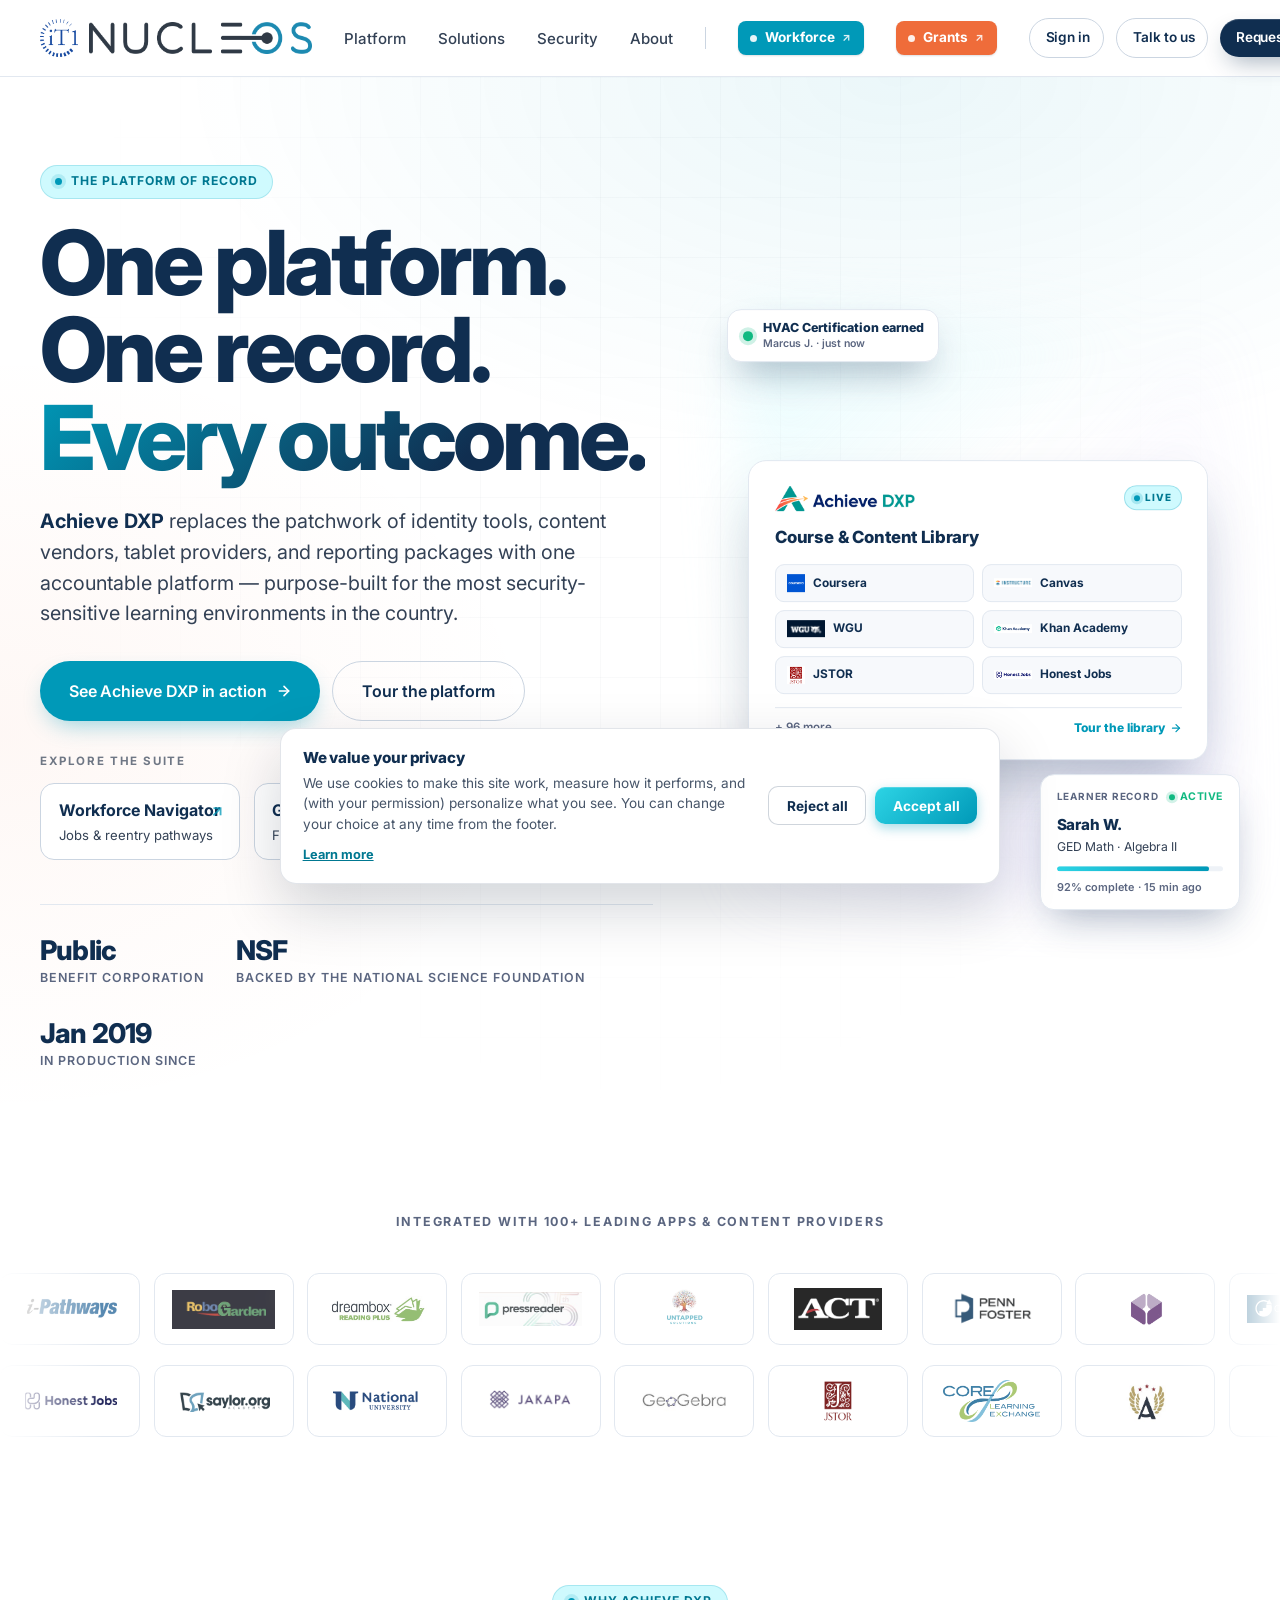
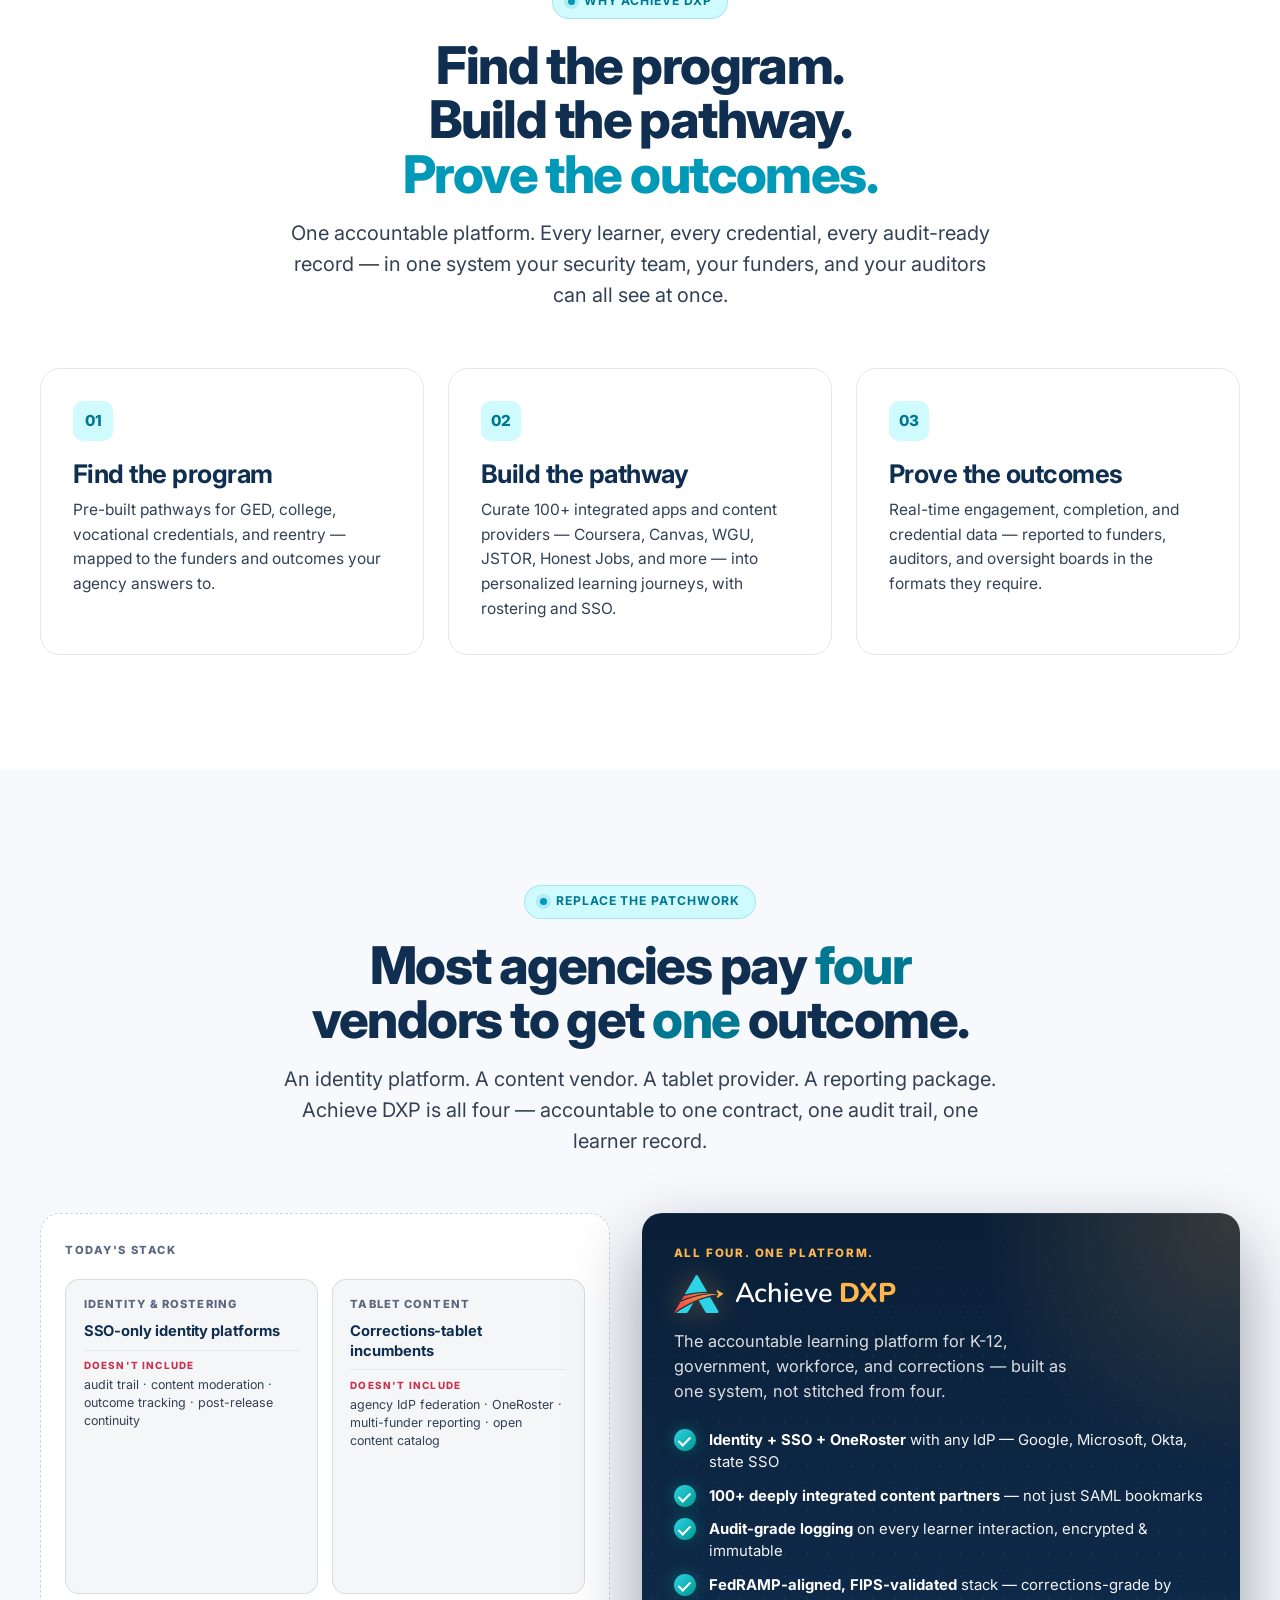
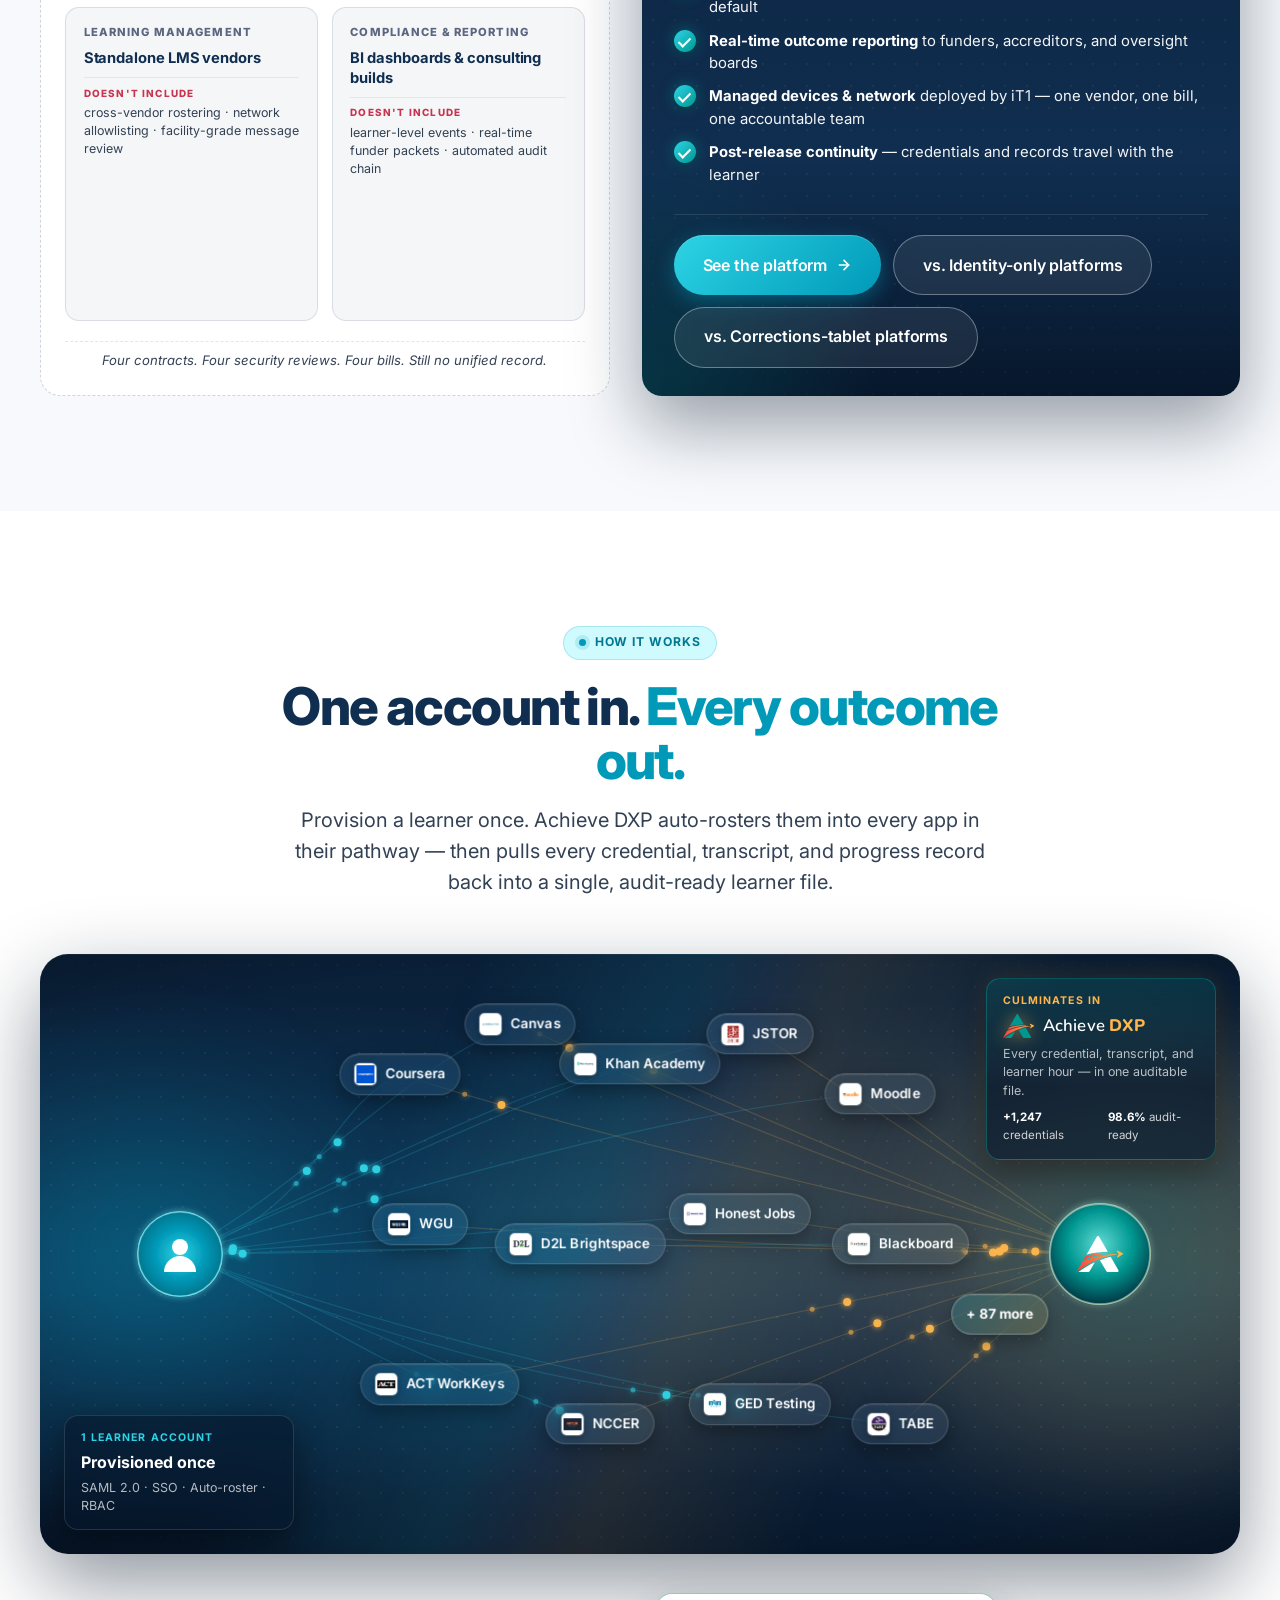
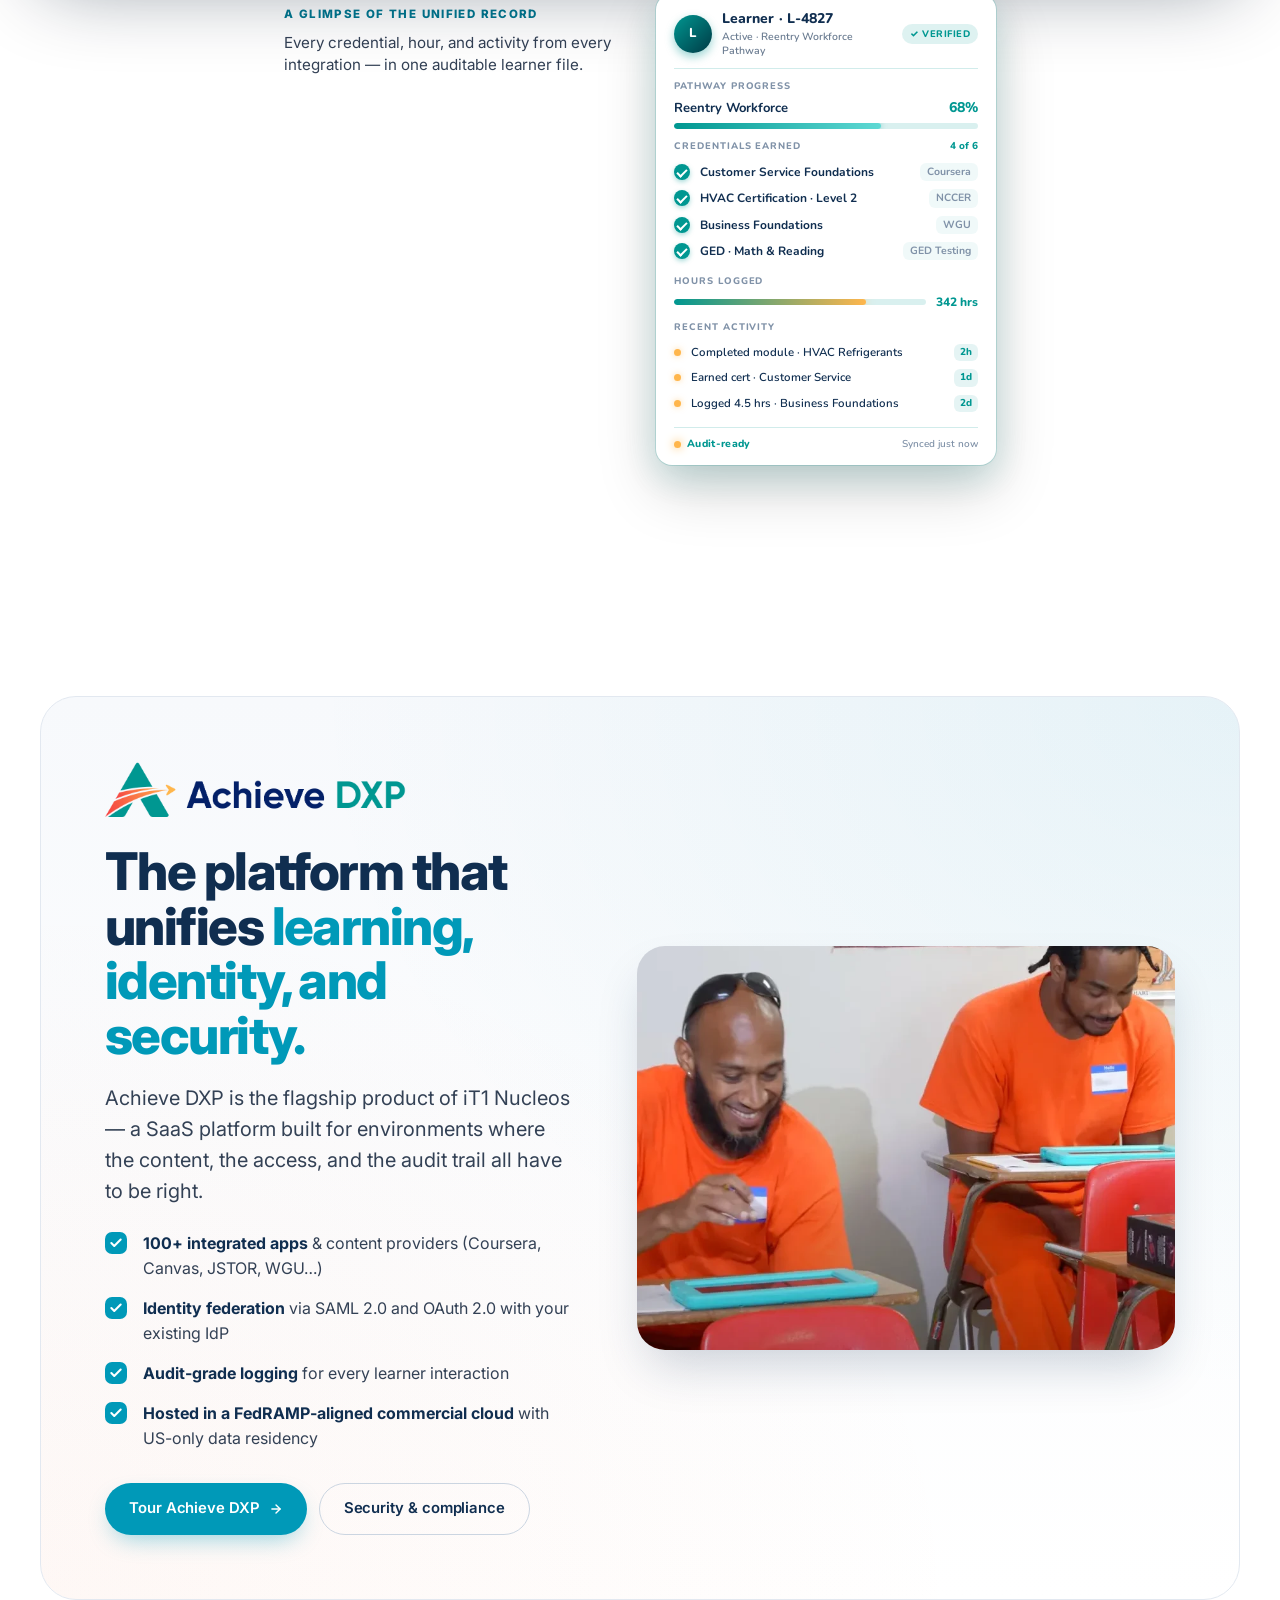
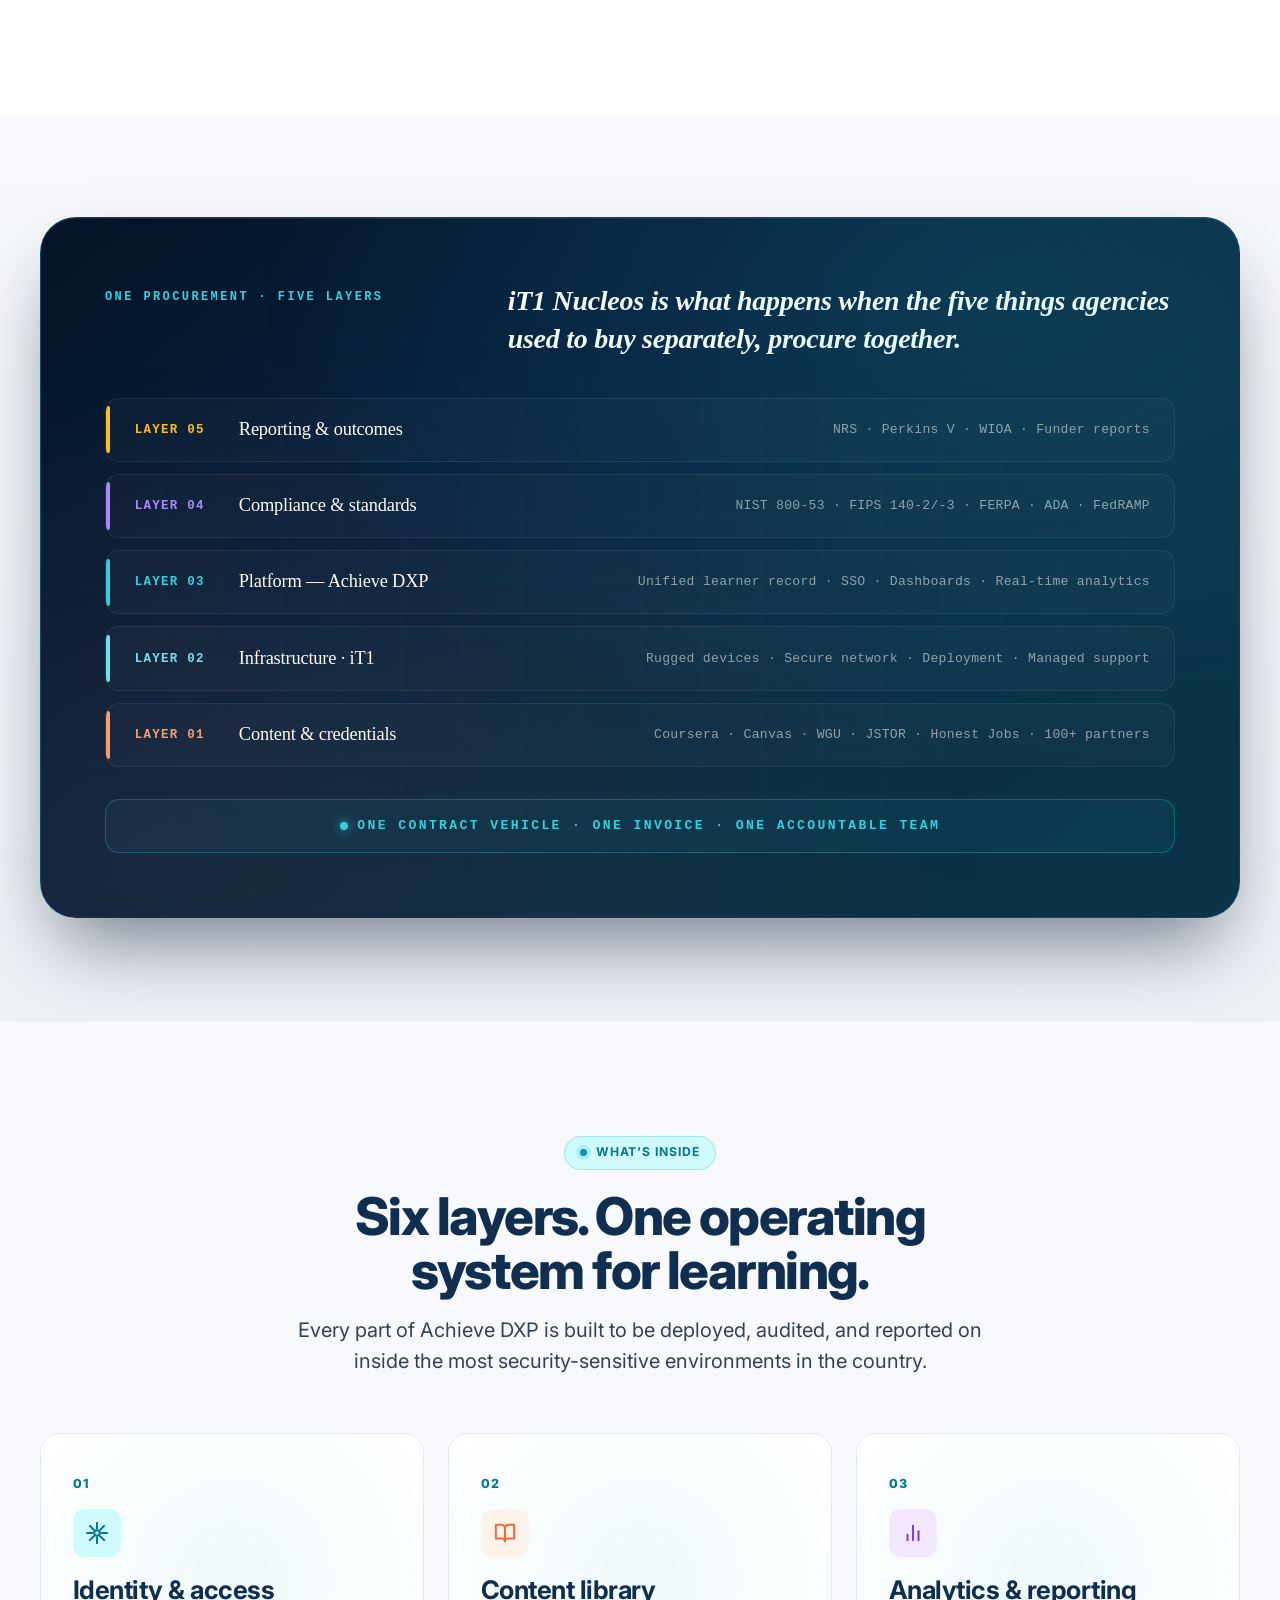
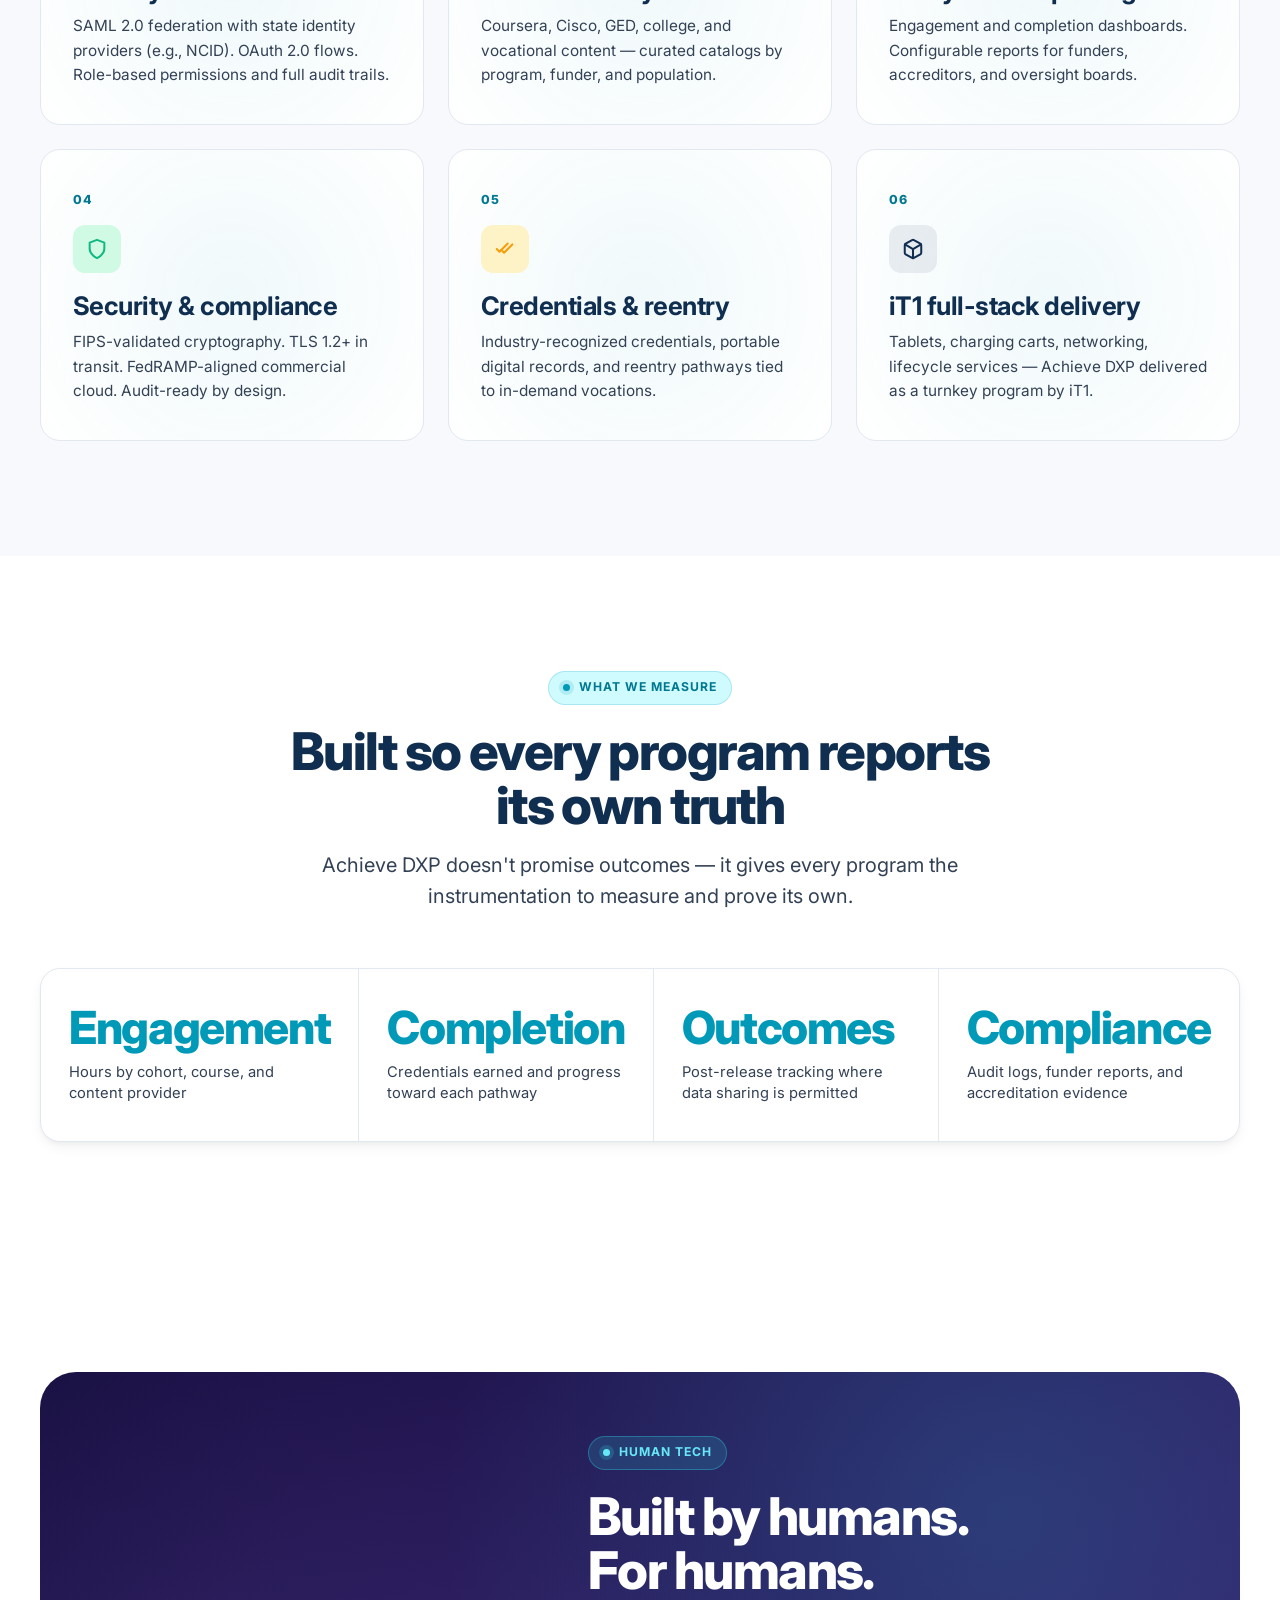
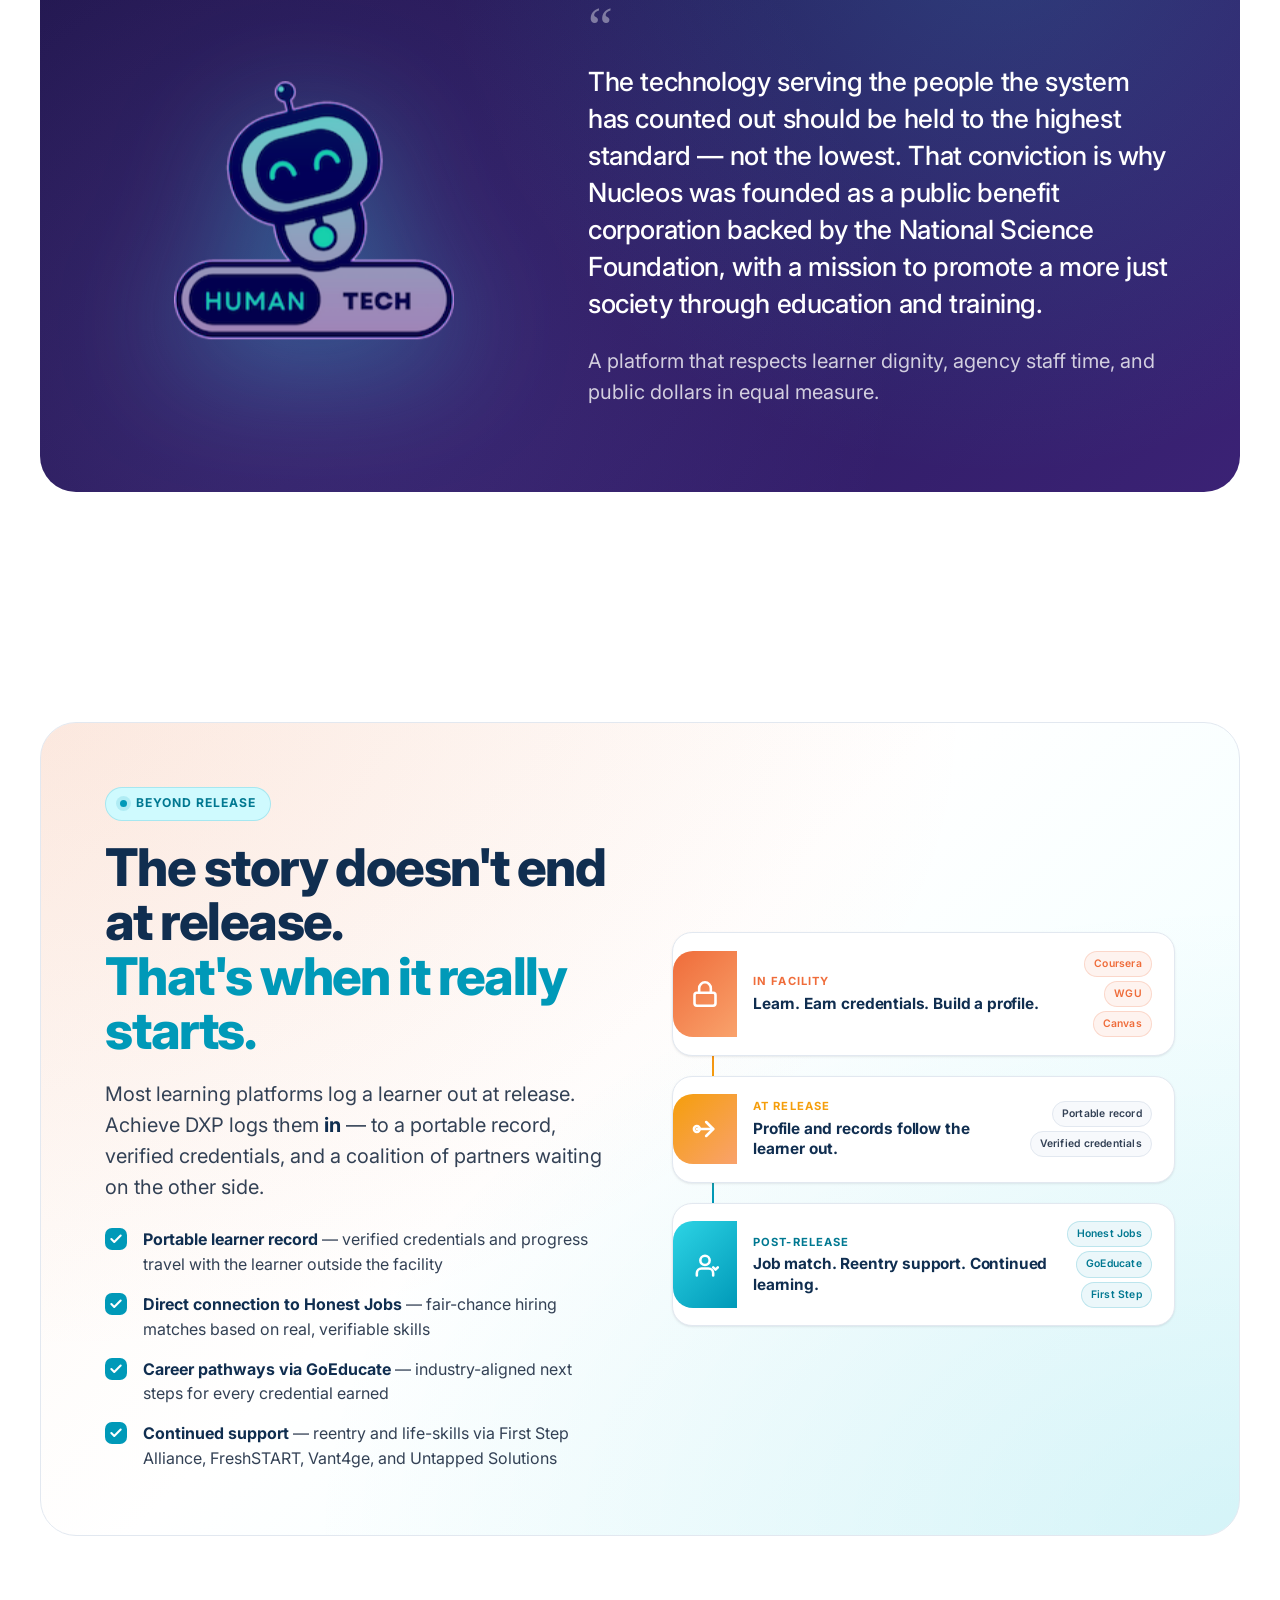
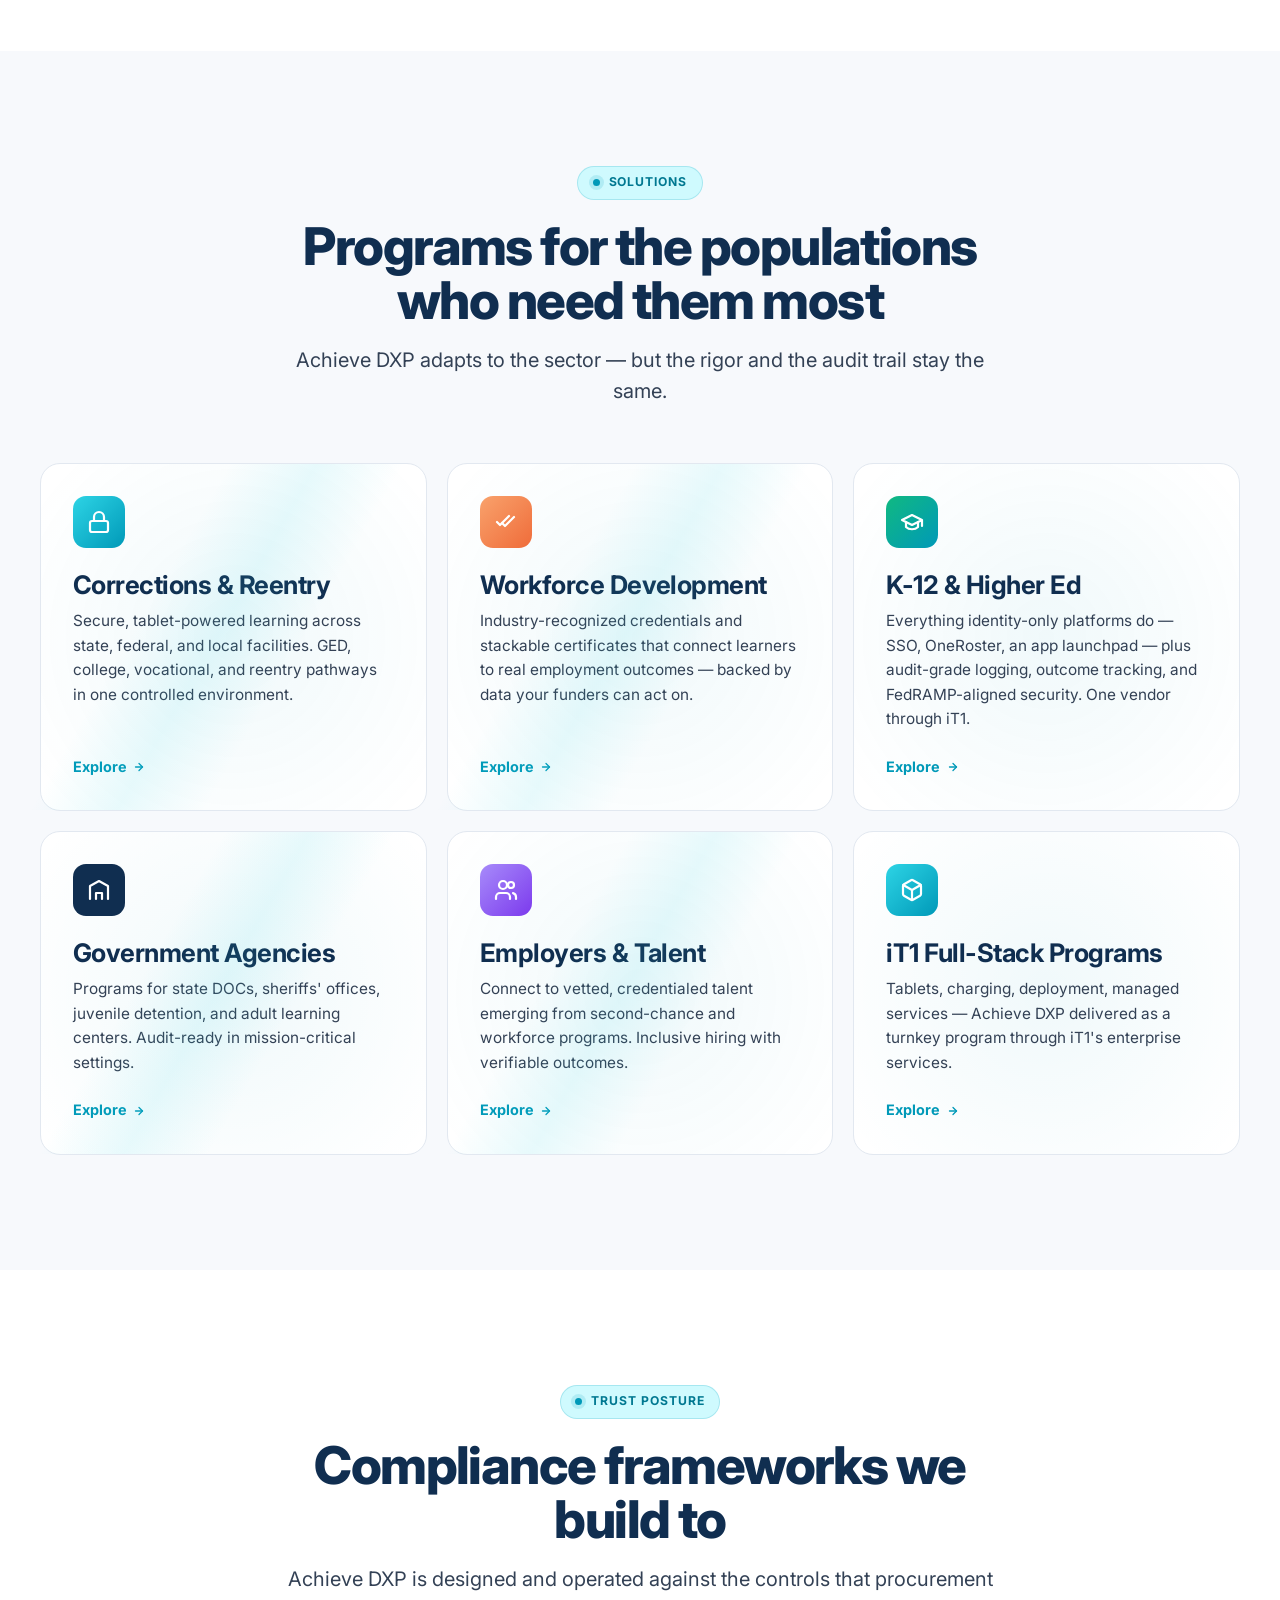
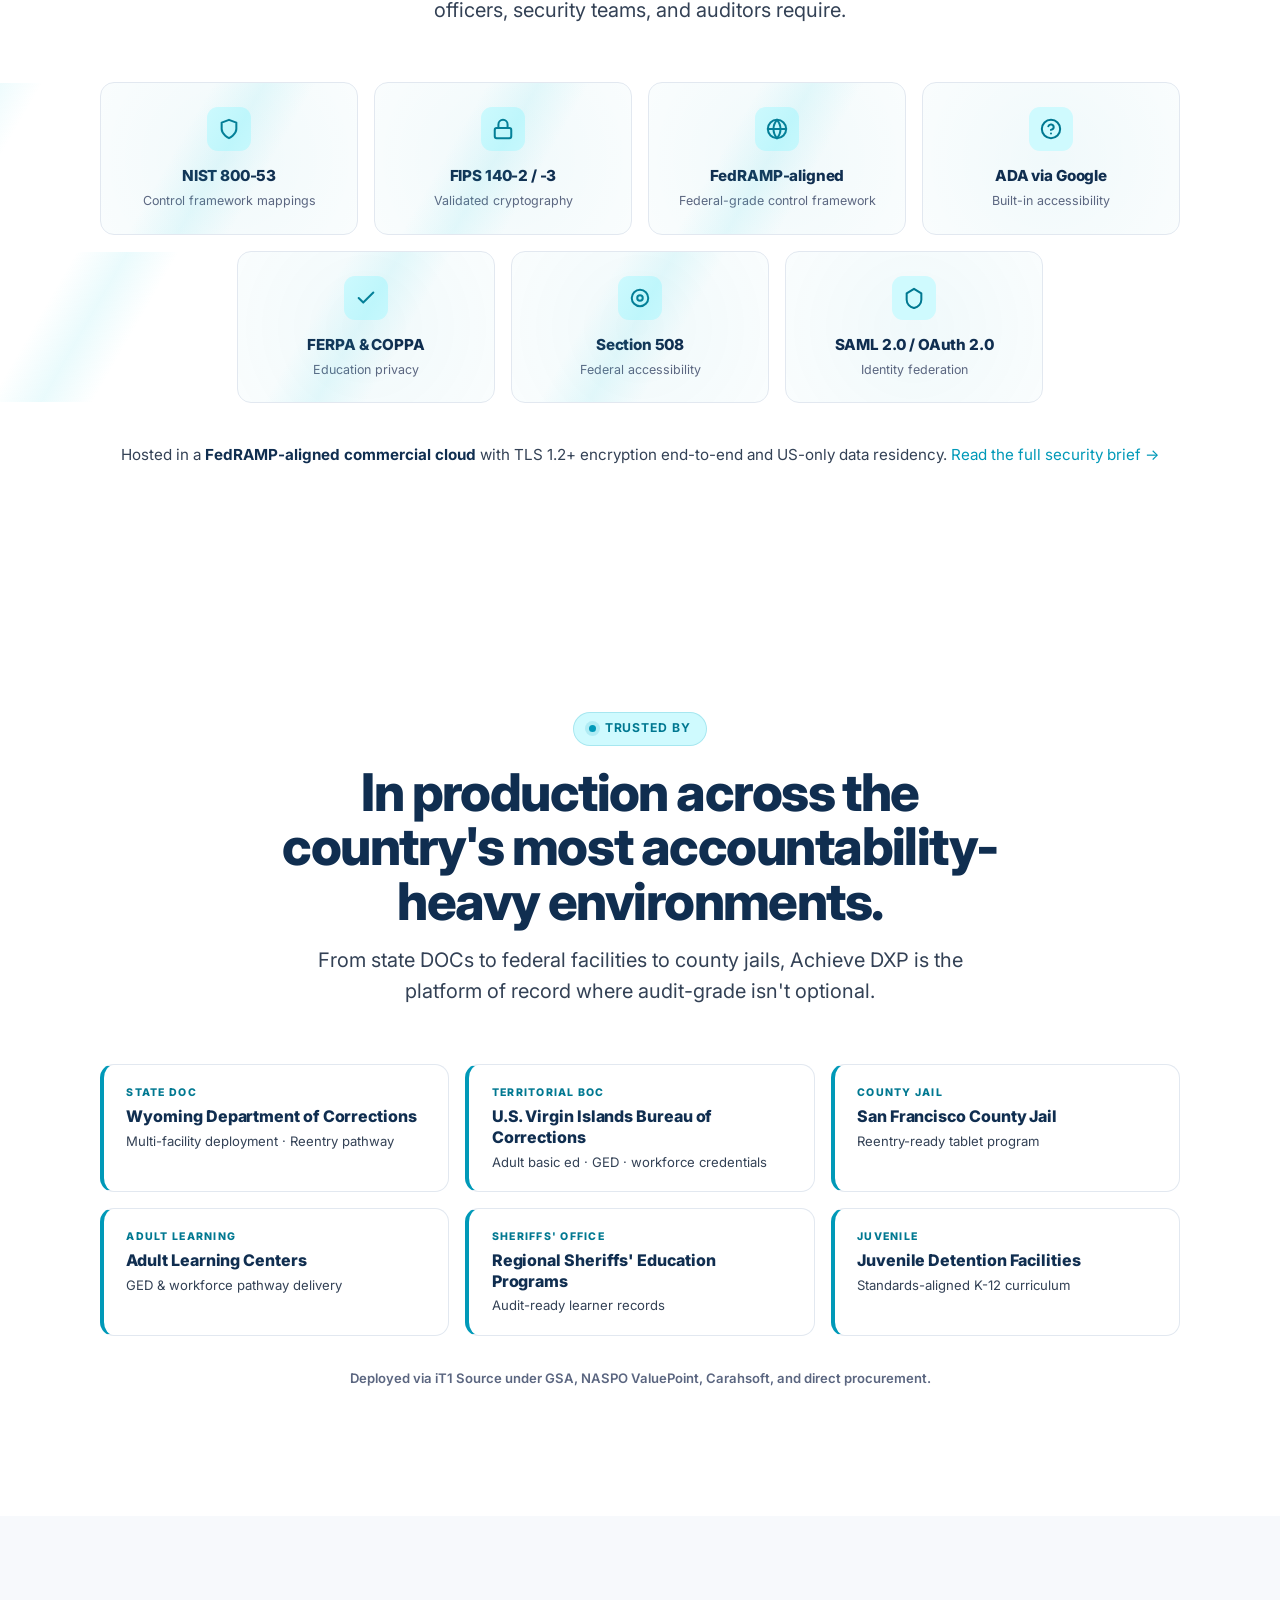
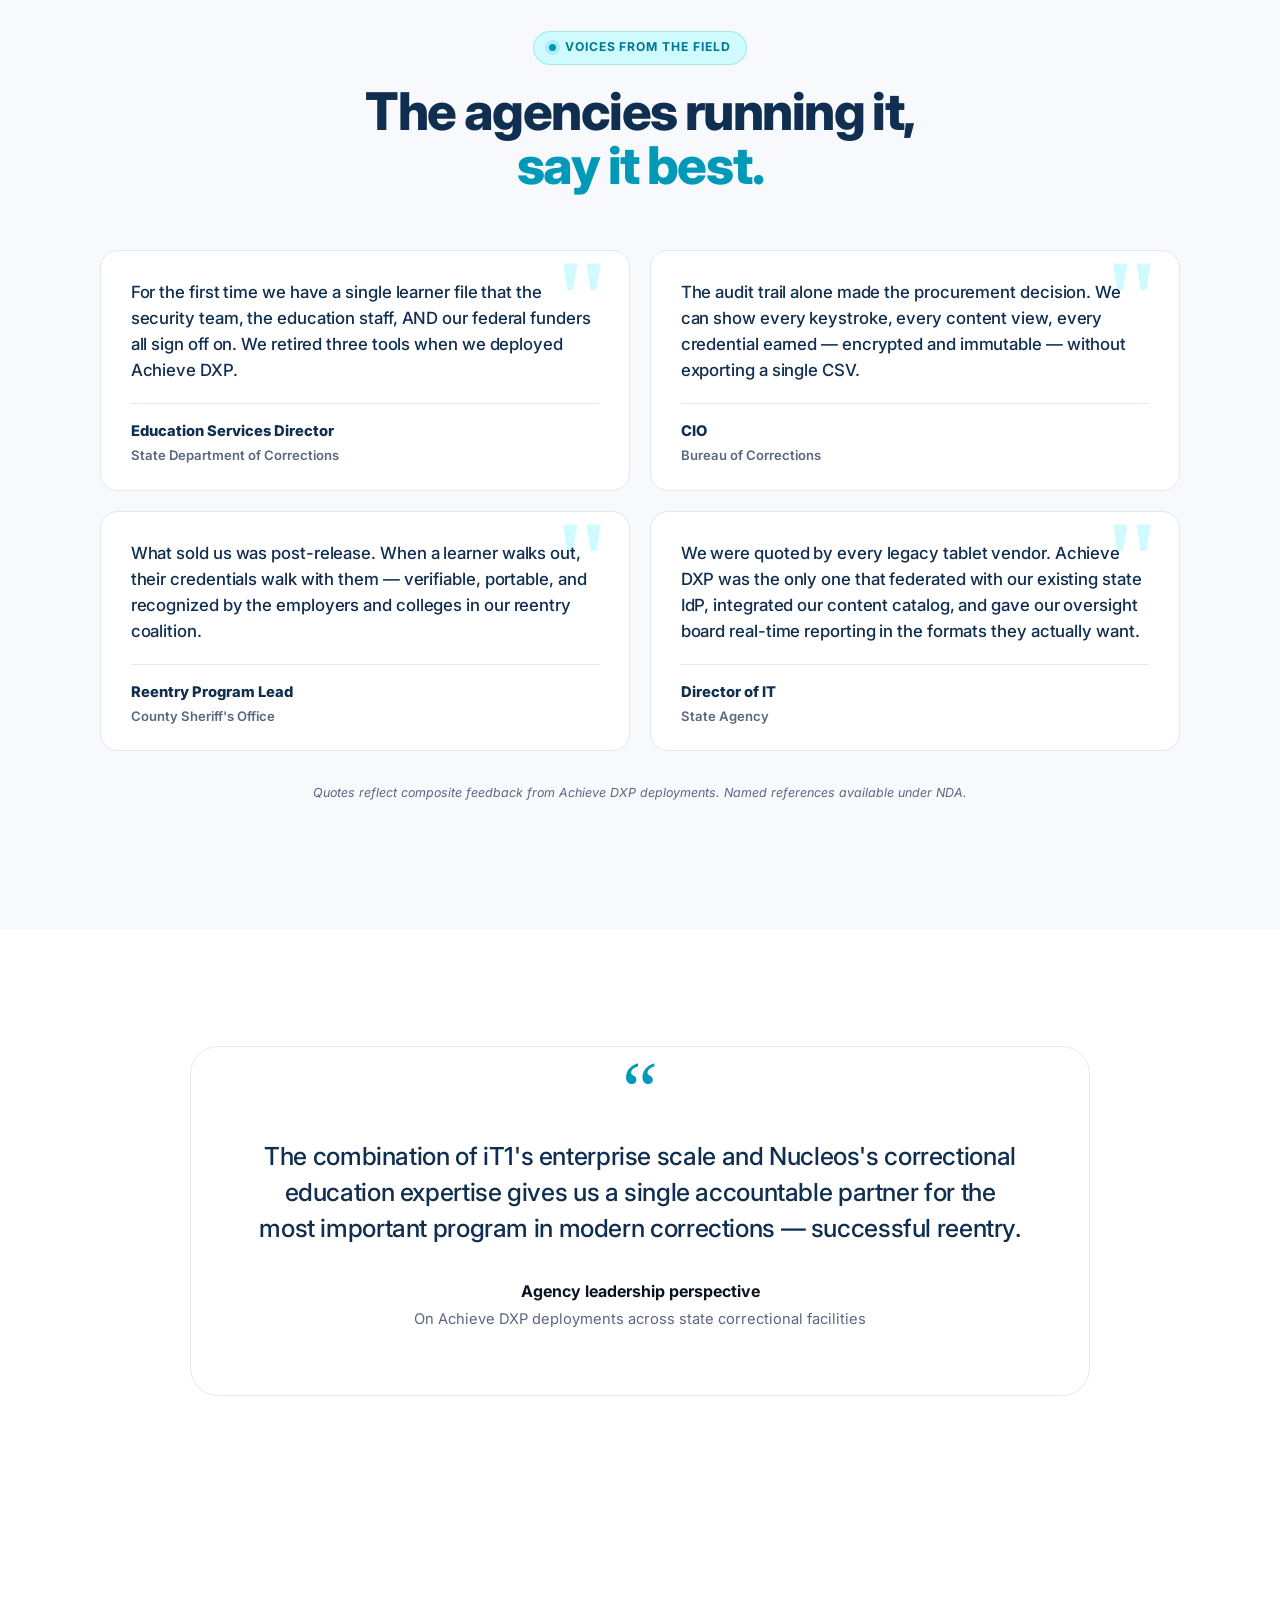
<file: index.html>
<!doctype html>
<html lang="en">
<head>
<meta charset="utf-8" />
<meta name="viewport" content="width=device-width, initial-scale=1" />
<title>iT1 Nucleos — Achieve More. Powering Education at Scale.</title>
<meta name="description" content="iT1 Nucleos builds Achieve DXP — the secure digital experience platform powering education, credentialing, and reentry for state agencies, federal partners, and enterprise customers." />
<meta property="og:title" content="iT1 Nucleos — Achieve More" />
<meta property="og:description" content="The secure digital experience platform powering education, credentialing, and reentry." />
<link rel="preconnect" href="https://fonts.googleapis.com" />
<link rel="preconnect" href="https://fonts.gstatic.com" crossorigin />
<link rel="stylesheet" href="https://fonts.googleapis.com/css2?family=Inter:wght@400;500;600;700;800&family=Nunito:wght@600;700;800&display=swap" />
<link rel="stylesheet" href="assets/css/styles.css" />
<link rel="icon" type="image/png" href="assets/images/nucleos-logo-official.png" />
</head>
<body>

<!-- NAV -->
<div class="nav-wrap">
  <nav class="container nav" aria-label="Primary">
    <a class="brand" href="index.html" aria-label="iT1 Nucleos">
      <img class="brand-it1" src="assets/images/it1-logo.png" alt="iT1" />
      <img class="brand-logo" src="assets/images/nucleos-logo-official.png" alt="Nucleos" />
    </a>
    <ul class="nav-links">
      <li><a href="platform.html">Platform</a></li>
      <li><a href="solutions.html">Solutions</a></li>
      <li><a href="security.html">Security</a></li>
      <li><a href="about.html">About</a></li>
      <li class="nav-sep" aria-hidden="true"></li>
      <li><a class="nav-app nav-app--workforce" href="https://web-production-059d02.up.railway.app/">Workforce</a></li>
      <li><a class="nav-app nav-app--grants" href="https://carnagerogue.github.io/achievedxp-grant-navigator/">Grants</a></li>
    </ul>
    <div class="nav-cta">
      <a class="btn btn-ghost btn-sm" href="https://stage.achievedxp.com/login">Sign in</a>
      <a class="btn btn-ghost btn-sm" href="contact.html">Talk to us</a>
      <a class="btn btn-primary btn-sm" href="contact.html#demo">Request demo
        <svg class="arrow" width="14" height="14" viewBox="0 0 24 24" fill="none" stroke="currentColor" stroke-width="2.4" stroke-linecap="round" stroke-linejoin="round"><line x1="5" y1="12" x2="19" y2="12"/><polyline points="12 5 19 12 12 19"/></svg>
      </a>
      <button class="menu-toggle" data-menu-toggle aria-label="Open menu">
        <svg width="20" height="20" viewBox="0 0 24 24" fill="none" stroke="currentColor" stroke-width="2.4" stroke-linecap="round"><line x1="3" y1="6" x2="21" y2="6"/><line x1="3" y1="12" x2="21" y2="12"/><line x1="3" y1="18" x2="21" y2="18"/></svg>
      </button>
    </div>
  </nav>
</div>

<aside class="mobile-panel" data-mobile-panel>
  <button class="close" data-mobile-close aria-label="Close menu">
    <svg width="20" height="20" viewBox="0 0 24 24" fill="none" stroke="currentColor" stroke-width="2.4" stroke-linecap="round"><line x1="18" y1="6" x2="6" y2="18"/><line x1="6" y1="6" x2="18" y2="18"/></svg>
  </button>
  <a href="platform.html">Platform</a>
  <a href="solutions.html">Solutions</a>
  <a href="security.html">Security</a>
  <a href="about.html">About</a>
  <a class="mobile-app mobile-app--workforce" href="https://web-production-059d02.up.railway.app/">Workforce</a>
  <a class="mobile-app mobile-app--grants" href="https://carnagerogue.github.io/achievedxp-grant-navigator/">Grants</a>
  <a href="contact.html">Contact</a>
  <a href="https://stage.achievedxp.com/login">Sign in</a>
  <a class="btn btn-primary" href="contact.html#demo">Request demo</a>
</aside>

<!-- HERO -->
<section class="hero">
  <div class="container hero-grid">
    <div class="hero-copy">
      <span class="eyebrow"><span class="dot"></span> The platform of record</span>
      <h1>One platform.<br/>One record.<br/><span class="brand-gradient">Every outcome.</span></h1>
      <p class="lead"><strong style="color:var(--navy);font-weight:700">Achieve DXP</strong> replaces the patchwork of identity tools, content vendors, tablet providers, and reporting packages with one accountable platform — purpose-built for the most security-sensitive learning environments in the country.</p>
      <div class="hero-actions">
        <a class="btn btn-teal btn-lg" href="contact.html#demo">
          See Achieve DXP in action
          <svg class="arrow" width="16" height="16" viewBox="0 0 24 24" fill="none" stroke="currentColor" stroke-width="2.4" stroke-linecap="round" stroke-linejoin="round"><line x1="5" y1="12" x2="19" y2="12"/><polyline points="12 5 19 12 12 19"/></svg>
        </a>
        <a class="btn btn-ghost btn-lg" href="platform.html">Tour the platform</a>
      </div>

      <div class="hero-products">
        <span class="hero-products-label">Explore the suite</span>
        <div class="hero-products-row">
          <a class="btn-product" href="https://web-production-059d02.up.railway.app/">
            <span class="btn-product-name">Workforce Navigator</span>
            <span class="btn-product-sub">Jobs &amp; reentry pathways</span>
          </a>
          <a class="btn-product" href="https://carnagerogue.github.io/achievedxp-grant-navigator/">
            <span class="btn-product-name">Grant Navigator</span>
            <span class="btn-product-sub">Funding &amp; compliance</span>
          </a>
        </div>
      </div>

      <div class="hero-trust">
        <div class="hero-trust-item">
          <span class="num">Public</span>
          <span class="lbl">Benefit corporation</span>
        </div>
        <div class="hero-trust-item">
          <span class="num">NSF</span>
          <span class="lbl">Backed by the National Science Foundation</span>
        </div>
        <div class="hero-trust-item">
          <span class="num">Jan 2019</span>
          <span class="lbl">In production since</span>
        </div>
      </div>
    </div>

    <div class="hero-visual hv-product-only" data-parallax="0.05">
      <!-- Main product card — Achieve DXP library UI -->
      <div class="hv-card hv-card-large">
        <div class="hv-card-head">
          <img src="assets/images/achievedxp-logo.png" alt="Achieve DXP" class="hv-card-logo" />
          <span class="hv-card-pill">Live</span>
        </div>
        <div class="hv-card-title">Course &amp; Content Library</div>
        <div class="hv-card-apps hv-card-apps-grid">
          <div class="hv-app">
            <img src="assets/images/partners/coursera.png" alt="Coursera" />
            <span>Coursera</span>
          </div>
          <div class="hv-app">
            <img src="assets/images/partners/canvas-instructure.png" alt="Canvas" />
            <span>Canvas</span>
          </div>
          <div class="hv-app">
            <img src="assets/images/partners/western-governors-university.jpg" alt="WGU" />
            <span>WGU</span>
          </div>
          <div class="hv-app">
            <img src="assets/images/partners/khan-academy.png" alt="Khan Academy" />
            <span>Khan Academy</span>
          </div>
          <div class="hv-app">
            <img src="assets/images/partners/jstor.png" alt="JSTOR" />
            <span>JSTOR</span>
          </div>
          <div class="hv-app">
            <img src="assets/images/partners/honest-jobs.png" alt="Honest Jobs" />
            <span>Honest Jobs</span>
          </div>
        </div>
        <div class="hv-card-foot">
          <span class="hv-count">+ 96 more</span>
          <a href="platform.html#see-it" class="hv-explore">Tour the library
            <svg width="12" height="12" viewBox="0 0 24 24" fill="none" stroke="currentColor" stroke-width="2.6" stroke-linecap="round" stroke-linejoin="round"><line x1="5" y1="12" x2="19" y2="12"/><polyline points="12 5 19 12 12 19"/></svg>
          </a>
        </div>
      </div>

      <!-- Floating credential notification -->
      <div class="hv-notif">
        <div class="hv-notif-dot"></div>
        <div class="hv-notif-body">
          <div class="hv-notif-title">HVAC Certification earned</div>
          <div class="hv-notif-sub">Marcus J. · just now</div>
        </div>
      </div>

      <!-- Floating learner-record card -->
      <div class="hv-record">
        <div class="hv-record-head">
          <span class="hv-record-label">Learner record</span>
          <span class="hv-record-status">Active</span>
        </div>
        <div class="hv-record-name">Sarah W.</div>
        <div class="hv-record-course">GED Math · Algebra II</div>
        <div class="hv-record-bar"><i style="width:92%"></i></div>
        <div class="hv-record-meta"><span>92% complete</span><span>· 15 min ago</span></div>
      </div>
    </div>
  </div>
</section>

<!-- LOGO CAROUSEL -->
<section class="section-tight logo-carousel">
  <div class="container">
    <p style="text-align:center;font-size:0.78rem;letter-spacing:0.14em;text-transform:uppercase;font-weight:700;margin:0 0 2rem;color:var(--ink-mute)">Integrated with 100+ leading apps &amp; content providers</p>
  </div>
  <div class="lc-row">
    <div class="lc-track lc-track-left"><a class="ls-tile" href="https://www.i-pathways.org/" target="_blank" rel="noopener" title="i-Pathways"><img src="assets/images/partners/i-pathways.png" alt="i-Pathways" loading="lazy" /></a><a class="ls-tile" href="https://robogarden.ca/" target="_blank" rel="noopener" title="RoboGarden"><img src="assets/images/partners/robogarden.png" alt="RoboGarden" loading="lazy" /></a><a class="ls-tile" href="https://www.readingplus.com/" target="_blank" rel="noopener" title="Reading Plus"><img src="assets/images/partners/reading-plus.jpg" alt="Reading Plus" loading="lazy" /></a><a class="ls-tile" href="https://www.pressreader.com/" target="_blank" rel="noopener" title="PressReader"><img src="assets/images/partners/pressreader.jpg" alt="PressReader" loading="lazy" /></a><a class="ls-tile" href="https://untappedsolutions.io/" target="_blank" rel="noopener" title="Untapped Solutions"><img src="assets/images/partners/untapped-solutions.png" alt="Untapped Solutions" loading="lazy" /></a><a class="ls-tile" href="https://www.act.org/content/act/en/products-and-services/workkeys-for-workforce-developers.html" target="_blank" rel="noopener" title="ACT WorkKeys"><img src="assets/images/partners/act-workkeys.png" alt="ACT WorkKeys" loading="lazy" /></a><a class="ls-tile" href="https://www.pennfoster.edu/" target="_blank" rel="noopener" title="Penn Foster Online Career School"><img src="assets/images/partners/penn-foster-online-career-school.png" alt="Penn Foster Online Career School" loading="lazy" /></a><a class="ls-tile" href="https://codeanywhere.com/" target="_blank" rel="noopener" title="CodeAnywhere"><img src="assets/images/partners/codeanywhere.png" alt="CodeAnywhere" loading="lazy" /></a><a class="ls-tile" href="https://cypherworx.com/" target="_blank" rel="noopener" title="CypherWorx"><img src="assets/images/partners/cypherworx.png" alt="CypherWorx" loading="lazy" /></a><a class="ls-tile" href="https://www.servsafe.com/" target="_blank" rel="noopener" title="ServSafe"><img src="assets/images/partners/servsafe.png" alt="ServSafe" loading="lazy" /></a><a class="ls-tile" href="https://www.britannica.com/" target="_blank" rel="noopener" title="Enyclopedia Britannica"><img src="assets/images/partners/enyclopedia-britannica.jpg" alt="Enyclopedia Britannica" loading="lazy" /></a><a class="ls-tile" href="https://www.d2l.com/" target="_blank" rel="noopener" title="D2L"><img src="assets/images/partners/d2l.png" alt="D2L" loading="lazy" /></a><a class="ls-tile" href="https://www.entrenuity.com/" target="_blank" rel="noopener" title="Entrenuity"><img src="assets/images/partners/entrenuity.png" alt="Entrenuity" loading="lazy" /></a><a class="ls-tile" href="https://www.2ndopp.com/" target="_blank" rel="noopener" title="2nd Opp"><img src="assets/images/partners/2nd-opp.jpg" alt="2nd Opp" loading="lazy" /></a><a class="ls-tile" href="https://www.rezme.app/" target="_blank" rel="noopener" title="RézMe"><img src="assets/images/partners/r-zme.png" alt="RézMe" loading="lazy" /></a><a class="ls-tile" href="https://www.instructure.com/canvas/higher-education/platform/open" target="_blank" rel="noopener" title="Canvas (Instructure)"><img src="assets/images/partners/canvas-instructure.png" alt="Canvas (Instructure)" loading="lazy" /></a><a class="ls-tile" href="https://www.burlingtonenglish.com/" target="_blank" rel="noopener" title="Burlington English"><img src="assets/images/partners/burlington-english.png" alt="Burlington English" loading="lazy" /></a><a class="ls-tile" href="https://correctionslifeskills.com/" target="_blank" rel="noopener" title="ACCI"><img src="assets/images/partners/acci.png" alt="ACCI" loading="lazy" /></a><a class="ls-tile" href="https://www.nccer.org/workforce-development-programs/virtual-training?gclid=EAIaIQobChMIkMKEmvLy6QIVZRitBh3xdgkuEAAYASAAEgIJ7fD_BwE" target="_blank" rel="noopener" title="NCCER / Pearson Books"><img src="assets/images/partners/nccer-pearson-books.png" alt="NCCER / Pearson Books" loading="lazy" /></a><a class="ls-tile" href="https://svhs.co/" target="_blank" rel="noopener" title="Silicon Valley High School"><img src="assets/images/partners/silicon-valley-high-school.png" alt="Silicon Valley High School" loading="lazy" /></a><a class="ls-tile" href="https://www.aleks.com/about_aleks/overview" target="_blank" rel="noopener" title="ALEKS"><img src="assets/images/partners/aleks.png" alt="ALEKS" loading="lazy" /></a><a class="ls-tile" href="https://www.g-wonlinetextbooks.com/" target="_blank" rel="noopener" title="G+W Automotive"><img src="assets/images/partners/g-w-automotive.png" alt="G+W Automotive" loading="lazy" /></a><a class="ls-tile" href="https://www.ed2go.com/" target="_blank" rel="noopener" title="Ed2Go"><img src="assets/images/partners/ed2go.jpg" alt="Ed2Go" loading="lazy" /></a><a class="ls-tile" href="https://purposeu.weebly.com/" target="_blank" rel="noopener" title="Purpose University"><img src="assets/images/partners/purpose-university.png" alt="Purpose University" loading="lazy" /></a><a class="ls-tile" href="https://www.renaissance.com/products/" target="_blank" rel="noopener" title="Star Renaissance"><img src="assets/images/partners/star-renaissance.jpg" alt="Star Renaissance" loading="lazy" /></a><a class="ls-tile" href="https://www.careersafeonline.com/" target="_blank" rel="noopener" title="Career Safe"><img src="assets/images/partners/career-safe.png" alt="Career Safe" loading="lazy" /></a><a class="ls-tile" href="https://premiervirtual.com/" target="_blank" rel="noopener" title="Premier Virtual"><img src="assets/images/partners/premier-virtual.jpg" alt="Premier Virtual" loading="lazy" /></a><a class="ls-tile" href="https://www.acilearning.com/" target="_blank" rel="noopener" title="ACI Learning"><img src="assets/images/partners/aci-learning.jpg" alt="ACI Learning" loading="lazy" /></a><a class="ls-tile" href="https://www.khanacademy.org/" target="_blank" rel="noopener" title="Khan Academy"><img src="assets/images/partners/khan-academy.png" alt="Khan Academy" loading="lazy" /></a><a class="ls-tile" href="https://www.intellezy.com/" target="_blank" rel="noopener" title="Intellezy"><img src="assets/images/partners/intellezy.webp" alt="Intellezy" loading="lazy" /></a><a class="ls-tile" href="https://www.ck12.org/teacher/" target="_blank" rel="noopener" title="CK-12"><img src="assets/images/partners/ck-12.png" alt="CK-12" loading="lazy" /></a><a class="ls-tile" href="https://www.nroc.org/" target="_blank" rel="noopener" title="NROC EdReady"><img src="assets/images/partners/nroc-edready.png" alt="NROC EdReady" loading="lazy" /></a><a class="ls-tile" href="https://phet.colorado.edu/" target="_blank" rel="noopener" title="Phet"><img src="assets/images/partners/phet.jpg" alt="Phet" loading="lazy" /></a><a class="ls-tile" href="https://www.pairin.com/" target="_blank" rel="noopener" title="Pairin - Skill Tracking and Development, and Career Pathways"><img src="assets/images/partners/pairin-skill-tracking-and-development-and-career-pathways.png" alt="Pairin - Skill Tracking and Development, and Career Pathways" loading="lazy" /></a><a class="ls-tile" href="https://www.interplaylearning.com/" target="_blank" rel="noopener" title="Interplay VR"><img src="assets/images/partners/interplay-vr.svg" alt="Interplay VR" loading="lazy" /></a><a class="ls-tile" href="https://www.paradigmiq.com/" target="_blank" rel="noopener" title="Paradigm"><img src="assets/images/partners/paradigm.png" alt="Paradigm" loading="lazy" /></a><a class="ls-tile" href="https://readinghorizons.com/" target="_blank" rel="noopener" title="Reading Horizons"><img src="assets/images/partners/reading-horizons.jpg" alt="Reading Horizons" loading="lazy" /></a><a class="ls-tile" href="https://la.ixl.com/" target="_blank" rel="noopener" title="IXL Learning"><img src="assets/images/partners/ixl-learning.jpg" alt="IXL Learning" loading="lazy" /></a><a class="ls-tile" href="https://brightthinker.com/" target="_blank" rel="noopener" title="BrightThinker"><img src="assets/images/partners/brightthinker.png" alt="BrightThinker" loading="lazy" /></a><a class="ls-tile" href="https://readtheory.org/" target="_blank" rel="noopener" title="ReadTheory"><img src="assets/images/partners/readtheory.png" alt="ReadTheory" loading="lazy" /></a><a class="ls-tile" href="https://www.blackboard.com/" target="_blank" rel="noopener" title="Blackboard (Anthology)"><img src="assets/images/partners/blackboard-anthology.png" alt="Blackboard (Anthology)" loading="lazy" /></a><a class="ls-tile" href="https://www.firststepalliance.org/" target="_blank" rel="noopener" title="First Step Alliance"><img src="assets/images/partners/first-step-alliance.png" alt="First Step Alliance" loading="lazy" /></a><a class="ls-tile" href="https://hiset.ets.org/" target="_blank" rel="noopener" title="HiSET"><img src="assets/images/partners/hiset.png" alt="HiSET" loading="lazy" /></a><a class="ls-tile" href="https://www.icevonline.com/" target="_blank" rel="noopener" title="ICEV"><img src="assets/images/partners/icev.png" alt="ICEV" loading="lazy" /></a><a class="ls-tile" href="https://www.ascendmath.com/" target="_blank" rel="noopener" title="Ascend Math"><img src="assets/images/partners/ascend-math.jpg" alt="Ascend Math" loading="lazy" /></a><a class="ls-tile" href="https://www.goeducate.com/" target="_blank" rel="noopener" title="GoEducate"><img src="assets/images/partners/goeducate.png" alt="GoEducate" loading="lazy" /></a><a class="ls-tile" href="https://www.reboundallstars.com/" target="_blank" rel="noopener" title="Rebound AllStars"><img src="assets/images/partners/rebound-allstars.png" alt="Rebound AllStars" loading="lazy" /></a><a class="ls-tile" href="https://transfrinc.com/" target="_blank" rel="noopener" title="Transfr"><img src="assets/images/partners/transfr.jpg" alt="Transfr" loading="lazy" /></a><a class="ls-tile" href="https://www.i-pathways.org/" target="_blank" rel="noopener" title="i-Pathways"><img src="assets/images/partners/i-pathways.png" alt="i-Pathways" loading="lazy" /></a><a class="ls-tile" href="https://robogarden.ca/" target="_blank" rel="noopener" title="RoboGarden"><img src="assets/images/partners/robogarden.png" alt="RoboGarden" loading="lazy" /></a><a class="ls-tile" href="https://www.readingplus.com/" target="_blank" rel="noopener" title="Reading Plus"><img src="assets/images/partners/reading-plus.jpg" alt="Reading Plus" loading="lazy" /></a><a class="ls-tile" href="https://www.pressreader.com/" target="_blank" rel="noopener" title="PressReader"><img src="assets/images/partners/pressreader.jpg" alt="PressReader" loading="lazy" /></a><a class="ls-tile" href="https://untappedsolutions.io/" target="_blank" rel="noopener" title="Untapped Solutions"><img src="assets/images/partners/untapped-solutions.png" alt="Untapped Solutions" loading="lazy" /></a><a class="ls-tile" href="https://www.act.org/content/act/en/products-and-services/workkeys-for-workforce-developers.html" target="_blank" rel="noopener" title="ACT WorkKeys"><img src="assets/images/partners/act-workkeys.png" alt="ACT WorkKeys" loading="lazy" /></a><a class="ls-tile" href="https://www.pennfoster.edu/" target="_blank" rel="noopener" title="Penn Foster Online Career School"><img src="assets/images/partners/penn-foster-online-career-school.png" alt="Penn Foster Online Career School" loading="lazy" /></a><a class="ls-tile" href="https://codeanywhere.com/" target="_blank" rel="noopener" title="CodeAnywhere"><img src="assets/images/partners/codeanywhere.png" alt="CodeAnywhere" loading="lazy" /></a><a class="ls-tile" href="https://cypherworx.com/" target="_blank" rel="noopener" title="CypherWorx"><img src="assets/images/partners/cypherworx.png" alt="CypherWorx" loading="lazy" /></a><a class="ls-tile" href="https://www.servsafe.com/" target="_blank" rel="noopener" title="ServSafe"><img src="assets/images/partners/servsafe.png" alt="ServSafe" loading="lazy" /></a><a class="ls-tile" href="https://www.britannica.com/" target="_blank" rel="noopener" title="Enyclopedia Britannica"><img src="assets/images/partners/enyclopedia-britannica.jpg" alt="Enyclopedia Britannica" loading="lazy" /></a><a class="ls-tile" href="https://www.d2l.com/" target="_blank" rel="noopener" title="D2L"><img src="assets/images/partners/d2l.png" alt="D2L" loading="lazy" /></a><a class="ls-tile" href="https://www.entrenuity.com/" target="_blank" rel="noopener" title="Entrenuity"><img src="assets/images/partners/entrenuity.png" alt="Entrenuity" loading="lazy" /></a><a class="ls-tile" href="https://www.2ndopp.com/" target="_blank" rel="noopener" title="2nd Opp"><img src="assets/images/partners/2nd-opp.jpg" alt="2nd Opp" loading="lazy" /></a><a class="ls-tile" href="https://www.rezme.app/" target="_blank" rel="noopener" title="RézMe"><img src="assets/images/partners/r-zme.png" alt="RézMe" loading="lazy" /></a><a class="ls-tile" href="https://www.instructure.com/canvas/higher-education/platform/open" target="_blank" rel="noopener" title="Canvas (Instructure)"><img src="assets/images/partners/canvas-instructure.png" alt="Canvas (Instructure)" loading="lazy" /></a><a class="ls-tile" href="https://www.burlingtonenglish.com/" target="_blank" rel="noopener" title="Burlington English"><img src="assets/images/partners/burlington-english.png" alt="Burlington English" loading="lazy" /></a><a class="ls-tile" href="https://correctionslifeskills.com/" target="_blank" rel="noopener" title="ACCI"><img src="assets/images/partners/acci.png" alt="ACCI" loading="lazy" /></a><a class="ls-tile" href="https://www.nccer.org/workforce-development-programs/virtual-training?gclid=EAIaIQobChMIkMKEmvLy6QIVZRitBh3xdgkuEAAYASAAEgIJ7fD_BwE" target="_blank" rel="noopener" title="NCCER / Pearson Books"><img src="assets/images/partners/nccer-pearson-books.png" alt="NCCER / Pearson Books" loading="lazy" /></a><a class="ls-tile" href="https://svhs.co/" target="_blank" rel="noopener" title="Silicon Valley High School"><img src="assets/images/partners/silicon-valley-high-school.png" alt="Silicon Valley High School" loading="lazy" /></a><a class="ls-tile" href="https://www.aleks.com/about_aleks/overview" target="_blank" rel="noopener" title="ALEKS"><img src="assets/images/partners/aleks.png" alt="ALEKS" loading="lazy" /></a><a class="ls-tile" href="https://www.g-wonlinetextbooks.com/" target="_blank" rel="noopener" title="G+W Automotive"><img src="assets/images/partners/g-w-automotive.png" alt="G+W Automotive" loading="lazy" /></a><a class="ls-tile" href="https://www.ed2go.com/" target="_blank" rel="noopener" title="Ed2Go"><img src="assets/images/partners/ed2go.jpg" alt="Ed2Go" loading="lazy" /></a><a class="ls-tile" href="https://purposeu.weebly.com/" target="_blank" rel="noopener" title="Purpose University"><img src="assets/images/partners/purpose-university.png" alt="Purpose University" loading="lazy" /></a><a class="ls-tile" href="https://www.renaissance.com/products/" target="_blank" rel="noopener" title="Star Renaissance"><img src="assets/images/partners/star-renaissance.jpg" alt="Star Renaissance" loading="lazy" /></a><a class="ls-tile" href="https://www.careersafeonline.com/" target="_blank" rel="noopener" title="Career Safe"><img src="assets/images/partners/career-safe.png" alt="Career Safe" loading="lazy" /></a><a class="ls-tile" href="https://premiervirtual.com/" target="_blank" rel="noopener" title="Premier Virtual"><img src="assets/images/partners/premier-virtual.jpg" alt="Premier Virtual" loading="lazy" /></a><a class="ls-tile" href="https://www.acilearning.com/" target="_blank" rel="noopener" title="ACI Learning"><img src="assets/images/partners/aci-learning.jpg" alt="ACI Learning" loading="lazy" /></a><a class="ls-tile" href="https://www.khanacademy.org/" target="_blank" rel="noopener" title="Khan Academy"><img src="assets/images/partners/khan-academy.png" alt="Khan Academy" loading="lazy" /></a><a class="ls-tile" href="https://www.intellezy.com/" target="_blank" rel="noopener" title="Intellezy"><img src="assets/images/partners/intellezy.webp" alt="Intellezy" loading="lazy" /></a><a class="ls-tile" href="https://www.ck12.org/teacher/" target="_blank" rel="noopener" title="CK-12"><img src="assets/images/partners/ck-12.png" alt="CK-12" loading="lazy" /></a><a class="ls-tile" href="https://www.nroc.org/" target="_blank" rel="noopener" title="NROC EdReady"><img src="assets/images/partners/nroc-edready.png" alt="NROC EdReady" loading="lazy" /></a><a class="ls-tile" href="https://phet.colorado.edu/" target="_blank" rel="noopener" title="Phet"><img src="assets/images/partners/phet.jpg" alt="Phet" loading="lazy" /></a><a class="ls-tile" href="https://www.pairin.com/" target="_blank" rel="noopener" title="Pairin - Skill Tracking and Development, and Career Pathways"><img src="assets/images/partners/pairin-skill-tracking-and-development-and-career-pathways.png" alt="Pairin - Skill Tracking and Development, and Career Pathways" loading="lazy" /></a><a class="ls-tile" href="https://www.interplaylearning.com/" target="_blank" rel="noopener" title="Interplay VR"><img src="assets/images/partners/interplay-vr.svg" alt="Interplay VR" loading="lazy" /></a><a class="ls-tile" href="https://www.paradigmiq.com/" target="_blank" rel="noopener" title="Paradigm"><img src="assets/images/partners/paradigm.png" alt="Paradigm" loading="lazy" /></a><a class="ls-tile" href="https://readinghorizons.com/" target="_blank" rel="noopener" title="Reading Horizons"><img src="assets/images/partners/reading-horizons.jpg" alt="Reading Horizons" loading="lazy" /></a><a class="ls-tile" href="https://la.ixl.com/" target="_blank" rel="noopener" title="IXL Learning"><img src="assets/images/partners/ixl-learning.jpg" alt="IXL Learning" loading="lazy" /></a><a class="ls-tile" href="https://brightthinker.com/" target="_blank" rel="noopener" title="BrightThinker"><img src="assets/images/partners/brightthinker.png" alt="BrightThinker" loading="lazy" /></a><a class="ls-tile" href="https://readtheory.org/" target="_blank" rel="noopener" title="ReadTheory"><img src="assets/images/partners/readtheory.png" alt="ReadTheory" loading="lazy" /></a><a class="ls-tile" href="https://www.blackboard.com/" target="_blank" rel="noopener" title="Blackboard (Anthology)"><img src="assets/images/partners/blackboard-anthology.png" alt="Blackboard (Anthology)" loading="lazy" /></a><a class="ls-tile" href="https://www.firststepalliance.org/" target="_blank" rel="noopener" title="First Step Alliance"><img src="assets/images/partners/first-step-alliance.png" alt="First Step Alliance" loading="lazy" /></a><a class="ls-tile" href="https://hiset.ets.org/" target="_blank" rel="noopener" title="HiSET"><img src="assets/images/partners/hiset.png" alt="HiSET" loading="lazy" /></a><a class="ls-tile" href="https://www.icevonline.com/" target="_blank" rel="noopener" title="ICEV"><img src="assets/images/partners/icev.png" alt="ICEV" loading="lazy" /></a><a class="ls-tile" href="https://www.ascendmath.com/" target="_blank" rel="noopener" title="Ascend Math"><img src="assets/images/partners/ascend-math.jpg" alt="Ascend Math" loading="lazy" /></a><a class="ls-tile" href="https://www.goeducate.com/" target="_blank" rel="noopener" title="GoEducate"><img src="assets/images/partners/goeducate.png" alt="GoEducate" loading="lazy" /></a><a class="ls-tile" href="https://www.reboundallstars.com/" target="_blank" rel="noopener" title="Rebound AllStars"><img src="assets/images/partners/rebound-allstars.png" alt="Rebound AllStars" loading="lazy" /></a><a class="ls-tile" href="https://transfrinc.com/" target="_blank" rel="noopener" title="Transfr"><img src="assets/images/partners/transfr.jpg" alt="Transfr" loading="lazy" /></a></div>
  </div>
  <div class="lc-row">
    <div class="lc-track lc-track-right"><a class="ls-tile" href="https://www.honestjobs.com/" target="_blank" rel="noopener" title="Honest Jobs"><img src="assets/images/partners/honest-jobs.png" alt="Honest Jobs" loading="lazy" /></a><a class="ls-tile" href="https://www.saylor.org/programs/" target="_blank" rel="noopener" title="Sayor Academy"><img src="assets/images/partners/sayor-academy.png" alt="Sayor Academy" loading="lazy" /></a><a class="ls-tile" href="https://www.nu.edu/" target="_blank" rel="noopener" title="National Unversity"><img src="assets/images/partners/national-unversity.png" alt="National Unversity" loading="lazy" /></a><a class="ls-tile" href="https://jakapa.com/" target="_blank" rel="noopener" title="Jakapa"><img src="assets/images/partners/jakapa.png" alt="Jakapa" loading="lazy" /></a><a class="ls-tile" href="https://www.geogebra.org/" target="_blank" rel="noopener" title="GeoGebra"><img src="assets/images/partners/geogebra.jpg" alt="GeoGebra" loading="lazy" /></a><a class="ls-tile" href="https://www.jstor.org/" target="_blank" rel="noopener" title="JSTOR"><img src="assets/images/partners/jstor.png" alt="JSTOR" loading="lazy" /></a><a class="ls-tile" href="https://www.corelearningexchange.com/" target="_blank" rel="noopener" title="Core Learning Exchange"><img src="assets/images/partners/core-learning-exchange.png" alt="Core Learning Exchange" loading="lazy" /></a><a class="ls-tile" href="https://americanhighschoolacademy.com/" target="_blank" rel="noopener" title="American High School"><img src="assets/images/partners/american-high-school.jpg" alt="American High School" loading="lazy" /></a><a class="ls-tile" href="https://meet.google.com/" target="_blank" rel="noopener" title="Google Meets"><img src="assets/images/partners/google-meets.png" alt="Google Meets" loading="lazy" /></a><a class="ls-tile" href="https://www.codecademy.com/" target="_blank" rel="noopener" title="CodeAcademy"><img src="assets/images/partners/codeacademy.png" alt="CodeAcademy" loading="lazy" /></a><a class="ls-tile" href="https://edu.gcfglobal.org/en/" target="_blank" rel="noopener" title="Goodwill Community Foundation Learn Free"><img src="assets/images/partners/goodwill-community-foundation-learn-free.png" alt="Goodwill Community Foundation Learn Free" loading="lazy" /></a><a class="ls-tile" href="https://simplycoding.org/" target="_blank" rel="noopener" title="Simply Coding"><img src="assets/images/partners/simply-coding.png" alt="Simply Coding" loading="lazy" /></a><a class="ls-tile" href="132000.0" target="_blank" rel="noopener" title="Moodle"><img src="assets/images/partners/moodle.png" alt="Moodle" loading="lazy" /></a><a class="ls-tile" href="https://www.ted.com/talks" target="_blank" rel="noopener" title="Ted Talks"><img src="assets/images/partners/ted-talks.jpg" alt="Ted Talks" loading="lazy" /></a><a class="ls-tile" href="https://workspace.google.com" target="_blank" rel="noopener" title="Google Workspaces"><img src="assets/images/partners/google-workspaces.jpg" alt="Google Workspaces" loading="lazy" /></a><a class="ls-tile" href="36000.0" target="_blank" rel="noopener" title="LexisNexis"><img src="assets/images/partners/lexisnexis.jpg" alt="LexisNexis" loading="lazy" /></a><a class="ls-tile" href="https://www.pandoapp.tv/" target="_blank" rel="noopener" title="PandoApp"><img src="assets/images/partners/pandoapp.jpg" alt="PandoApp" loading="lazy" /></a><a class="ls-tile" href="https://vant4ge.com/" target="_blank" rel="noopener" title="Vant4ge"><img src="assets/images/partners/vant4ge.png" alt="Vant4ge" loading="lazy" /></a><a class="ls-tile" href="https://www.hoopladigital.com/" target="_blank" rel="noopener" title="Hoopla"><img src="assets/images/partners/hoopla.png" alt="Hoopla" loading="lazy" /></a><a class="ls-tile" href="https://www.essentialed.com/educators" target="_blank" rel="noopener" title="EssentialEd"><img src="assets/images/partners/essentialed.png" alt="EssentialEd" loading="lazy" /></a><a class="ls-tile" href="https://www.casas.org/" target="_blank" rel="noopener" title="CASAS"><img src="assets/images/partners/casas.png" alt="CASAS" loading="lazy" /></a><a class="ls-tile" href="https://scrimba.com/" target="_blank" rel="noopener" title="Scrimba"><img src="assets/images/partners/scrimba.png" alt="Scrimba" loading="lazy" /></a><a class="ls-tile" href="216000.0" target="_blank" rel="noopener" title="NABTU"><img src="assets/images/partners/nabtu.png" alt="NABTU" loading="lazy" /></a><a class="ls-tile" href="https://zoom.us/" target="_blank" rel="noopener" title="Zoom"><img src="assets/images/partners/zoom.jpg" alt="Zoom" loading="lazy" /></a><a class="ls-tile" href="https://www.ase.com/" target="_blank" rel="noopener" title="Automotive Service Excellence (ASE)"><img src="assets/images/partners/automotive-service-excellence-ase.png" alt="Automotive Service Excellence (ASE)" loading="lazy" /></a><a class="ls-tile" href="https://library.kiwix.org/viewer#wikipedia_en_for_schools_maxi_2024-06" target="_blank" rel="noopener" title="Wikipedia for Schools"><img src="assets/images/partners/wikipedia-for-schools.png" alt="Wikipedia for Schools" loading="lazy" /></a><a class="ls-tile" href="https://afreshstartprogram.com/" target="_blank" rel="noopener" title="FreshSTART"><img src="assets/images/partners/freshstart.png" alt="FreshSTART" loading="lazy" /></a><a class="ls-tile" href="https://www.360training.com/" target="_blank" rel="noopener" title="360 Training"><img src="assets/images/partners/360-training.png" alt="360 Training" loading="lazy" /></a><a class="ls-tile" href="https://www.w3schools.com/" target="_blank" rel="noopener" title="w3schools"><img src="assets/images/partners/w3schools.png" alt="w3schools" loading="lazy" /></a><a class="ls-tile" href="75000.0" target="_blank" rel="noopener" title="LionHeart"><img src="assets/images/partners/lionheart.jpg" alt="LionHeart" loading="lazy" /></a><a class="ls-tile" href="https://www.ace-learning.com/" target="_blank" rel="noopener" title="ACE-Learning"><img src="assets/images/partners/ace-learning.jpg" alt="ACE-Learning" loading="lazy" /></a><a class="ls-tile" href="https://www.youscience.com/" target="_blank" rel="noopener" title="YouScience"><img src="assets/images/partners/youscience.jpg" alt="YouScience" loading="lazy" /></a><a class="ls-tile" href="https://www.edgenuity.com/" target="_blank" rel="noopener" title="Edgenuity"><img src="assets/images/partners/edgenuity.png" alt="Edgenuity" loading="lazy" /></a><a class="ls-tile" href="https://www.gutenberg.org/" target="_blank" rel="noopener" title="Project Gutenberg"><img src="assets/images/partners/project-gutenberg.jpg" alt="Project Gutenberg" loading="lazy" /></a><a class="ls-tile" href="https://changecompanies.net/atlas" target="_blank" rel="noopener" title="ATLAS by The Change Companies"><img src="assets/images/partners/atlas-by-the-change-companies.png" alt="ATLAS by The Change Companies" loading="lazy" /></a><a class="ls-tile" href="https://careerviewxr.bemorecolorful.com/" target="_blank" rel="noopener" title="CareerViewXR"><img src="assets/images/partners/careerviewxr.jpg" alt="CareerViewXR" loading="lazy" /></a><a class="ls-tile" href="https://www.wgu.edu/" target="_blank" rel="noopener" title="Western Governors University"><img src="assets/images/partners/western-governors-university.jpg" alt="Western Governors University" loading="lazy" /></a><a class="ls-tile" href="https://tabetest.com/" target="_blank" rel="noopener" title="TABE"><img src="assets/images/partners/tabe.png" alt="TABE" loading="lazy" /></a><a class="ls-tile" href="https://www.edmentum.com/" target="_blank" rel="noopener" title="Edmentum"><img src="assets/images/partners/edmentum.png" alt="Edmentum" loading="lazy" /></a><a class="ls-tile" href="https://www.cdlonline.com/" target="_blank" rel="noopener" title="CDLOnline"><img src="assets/images/partners/cdlonline.png" alt="CDLOnline" loading="lazy" /></a><a class="ls-tile" href="https://www.themarshallproject.org/" target="_blank" rel="noopener" title="The Marshall Project"><img src="assets/images/partners/the-marshall-project.png" alt="The Marshall Project" loading="lazy" /></a><a class="ls-tile" href="https://www.nroc.org/edready" target="_blank" rel="noopener" title="EdReady"><img src="assets/images/partners/edready.png" alt="EdReady" loading="lazy" /></a><a class="ls-tile" href="https://tasctest.com/" target="_blank" rel="noopener" title="TASC"><img src="assets/images/partners/tasc.png" alt="TASC" loading="lazy" /></a><a class="ls-tile" href="https://www.coursera.org/" target="_blank" rel="noopener" title="Coursera"><img src="assets/images/partners/coursera.png" alt="Coursera" loading="lazy" /></a><a class="ls-tile" href="https://www.worldeducation.net/" target="_blank" rel="noopener" title="WorldEducation"><img src="assets/images/partners/worldeducation.png" alt="WorldEducation" loading="lazy" /></a><a class="ls-tile" href="https://www.typingclub.com/" target="_blank" rel="noopener" title="Typing Club"><img src="assets/images/partners/typing-club.png" alt="Typing Club" loading="lazy" /></a><a class="ls-tile" href="https://ged.com/" target="_blank" rel="noopener" title="GED"><img src="assets/images/partners/ged.png" alt="GED" loading="lazy" /></a><a class="ls-tile" href="https://www.fastcase.com/" target="_blank" rel="noopener" title="Fastcase (Law Library)"><img src="assets/images/partners/fastcase-law-library.png" alt="Fastcase (Law Library)" loading="lazy" /></a><a class="ls-tile" href="https://www.honestjobs.com/" target="_blank" rel="noopener" title="Honest Jobs"><img src="assets/images/partners/honest-jobs.png" alt="Honest Jobs" loading="lazy" /></a><a class="ls-tile" href="https://www.saylor.org/programs/" target="_blank" rel="noopener" title="Sayor Academy"><img src="assets/images/partners/sayor-academy.png" alt="Sayor Academy" loading="lazy" /></a><a class="ls-tile" href="https://www.nu.edu/" target="_blank" rel="noopener" title="National Unversity"><img src="assets/images/partners/national-unversity.png" alt="National Unversity" loading="lazy" /></a><a class="ls-tile" href="https://jakapa.com/" target="_blank" rel="noopener" title="Jakapa"><img src="assets/images/partners/jakapa.png" alt="Jakapa" loading="lazy" /></a><a class="ls-tile" href="https://www.geogebra.org/" target="_blank" rel="noopener" title="GeoGebra"><img src="assets/images/partners/geogebra.jpg" alt="GeoGebra" loading="lazy" /></a><a class="ls-tile" href="https://www.jstor.org/" target="_blank" rel="noopener" title="JSTOR"><img src="assets/images/partners/jstor.png" alt="JSTOR" loading="lazy" /></a><a class="ls-tile" href="https://www.corelearningexchange.com/" target="_blank" rel="noopener" title="Core Learning Exchange"><img src="assets/images/partners/core-learning-exchange.png" alt="Core Learning Exchange" loading="lazy" /></a><a class="ls-tile" href="https://americanhighschoolacademy.com/" target="_blank" rel="noopener" title="American High School"><img src="assets/images/partners/american-high-school.jpg" alt="American High School" loading="lazy" /></a><a class="ls-tile" href="https://meet.google.com/" target="_blank" rel="noopener" title="Google Meets"><img src="assets/images/partners/google-meets.png" alt="Google Meets" loading="lazy" /></a><a class="ls-tile" href="https://www.codecademy.com/" target="_blank" rel="noopener" title="CodeAcademy"><img src="assets/images/partners/codeacademy.png" alt="CodeAcademy" loading="lazy" /></a><a class="ls-tile" href="https://edu.gcfglobal.org/en/" target="_blank" rel="noopener" title="Goodwill Community Foundation Learn Free"><img src="assets/images/partners/goodwill-community-foundation-learn-free.png" alt="Goodwill Community Foundation Learn Free" loading="lazy" /></a><a class="ls-tile" href="https://simplycoding.org/" target="_blank" rel="noopener" title="Simply Coding"><img src="assets/images/partners/simply-coding.png" alt="Simply Coding" loading="lazy" /></a><a class="ls-tile" href="132000.0" target="_blank" rel="noopener" title="Moodle"><img src="assets/images/partners/moodle.png" alt="Moodle" loading="lazy" /></a><a class="ls-tile" href="https://www.ted.com/talks" target="_blank" rel="noopener" title="Ted Talks"><img src="assets/images/partners/ted-talks.jpg" alt="Ted Talks" loading="lazy" /></a><a class="ls-tile" href="https://workspace.google.com" target="_blank" rel="noopener" title="Google Workspaces"><img src="assets/images/partners/google-workspaces.jpg" alt="Google Workspaces" loading="lazy" /></a><a class="ls-tile" href="36000.0" target="_blank" rel="noopener" title="LexisNexis"><img src="assets/images/partners/lexisnexis.jpg" alt="LexisNexis" loading="lazy" /></a><a class="ls-tile" href="https://www.pandoapp.tv/" target="_blank" rel="noopener" title="PandoApp"><img src="assets/images/partners/pandoapp.jpg" alt="PandoApp" loading="lazy" /></a><a class="ls-tile" href="https://vant4ge.com/" target="_blank" rel="noopener" title="Vant4ge"><img src="assets/images/partners/vant4ge.png" alt="Vant4ge" loading="lazy" /></a><a class="ls-tile" href="https://www.hoopladigital.com/" target="_blank" rel="noopener" title="Hoopla"><img src="assets/images/partners/hoopla.png" alt="Hoopla" loading="lazy" /></a><a class="ls-tile" href="https://www.essentialed.com/educators" target="_blank" rel="noopener" title="EssentialEd"><img src="assets/images/partners/essentialed.png" alt="EssentialEd" loading="lazy" /></a><a class="ls-tile" href="https://www.casas.org/" target="_blank" rel="noopener" title="CASAS"><img src="assets/images/partners/casas.png" alt="CASAS" loading="lazy" /></a><a class="ls-tile" href="https://scrimba.com/" target="_blank" rel="noopener" title="Scrimba"><img src="assets/images/partners/scrimba.png" alt="Scrimba" loading="lazy" /></a><a class="ls-tile" href="216000.0" target="_blank" rel="noopener" title="NABTU"><img src="assets/images/partners/nabtu.png" alt="NABTU" loading="lazy" /></a><a class="ls-tile" href="https://zoom.us/" target="_blank" rel="noopener" title="Zoom"><img src="assets/images/partners/zoom.jpg" alt="Zoom" loading="lazy" /></a><a class="ls-tile" href="https://www.ase.com/" target="_blank" rel="noopener" title="Automotive Service Excellence (ASE)"><img src="assets/images/partners/automotive-service-excellence-ase.png" alt="Automotive Service Excellence (ASE)" loading="lazy" /></a><a class="ls-tile" href="https://library.kiwix.org/viewer#wikipedia_en_for_schools_maxi_2024-06" target="_blank" rel="noopener" title="Wikipedia for Schools"><img src="assets/images/partners/wikipedia-for-schools.png" alt="Wikipedia for Schools" loading="lazy" /></a><a class="ls-tile" href="https://afreshstartprogram.com/" target="_blank" rel="noopener" title="FreshSTART"><img src="assets/images/partners/freshstart.png" alt="FreshSTART" loading="lazy" /></a><a class="ls-tile" href="https://www.360training.com/" target="_blank" rel="noopener" title="360 Training"><img src="assets/images/partners/360-training.png" alt="360 Training" loading="lazy" /></a><a class="ls-tile" href="https://www.w3schools.com/" target="_blank" rel="noopener" title="w3schools"><img src="assets/images/partners/w3schools.png" alt="w3schools" loading="lazy" /></a><a class="ls-tile" href="75000.0" target="_blank" rel="noopener" title="LionHeart"><img src="assets/images/partners/lionheart.jpg" alt="LionHeart" loading="lazy" /></a><a class="ls-tile" href="https://www.ace-learning.com/" target="_blank" rel="noopener" title="ACE-Learning"><img src="assets/images/partners/ace-learning.jpg" alt="ACE-Learning" loading="lazy" /></a><a class="ls-tile" href="https://www.youscience.com/" target="_blank" rel="noopener" title="YouScience"><img src="assets/images/partners/youscience.jpg" alt="YouScience" loading="lazy" /></a><a class="ls-tile" href="https://www.edgenuity.com/" target="_blank" rel="noopener" title="Edgenuity"><img src="assets/images/partners/edgenuity.png" alt="Edgenuity" loading="lazy" /></a><a class="ls-tile" href="https://www.gutenberg.org/" target="_blank" rel="noopener" title="Project Gutenberg"><img src="assets/images/partners/project-gutenberg.jpg" alt="Project Gutenberg" loading="lazy" /></a><a class="ls-tile" href="https://changecompanies.net/atlas" target="_blank" rel="noopener" title="ATLAS by The Change Companies"><img src="assets/images/partners/atlas-by-the-change-companies.png" alt="ATLAS by The Change Companies" loading="lazy" /></a><a class="ls-tile" href="https://careerviewxr.bemorecolorful.com/" target="_blank" rel="noopener" title="CareerViewXR"><img src="assets/images/partners/careerviewxr.jpg" alt="CareerViewXR" loading="lazy" /></a><a class="ls-tile" href="https://www.wgu.edu/" target="_blank" rel="noopener" title="Western Governors University"><img src="assets/images/partners/western-governors-university.jpg" alt="Western Governors University" loading="lazy" /></a><a class="ls-tile" href="https://tabetest.com/" target="_blank" rel="noopener" title="TABE"><img src="assets/images/partners/tabe.png" alt="TABE" loading="lazy" /></a><a class="ls-tile" href="https://www.edmentum.com/" target="_blank" rel="noopener" title="Edmentum"><img src="assets/images/partners/edmentum.png" alt="Edmentum" loading="lazy" /></a><a class="ls-tile" href="https://www.cdlonline.com/" target="_blank" rel="noopener" title="CDLOnline"><img src="assets/images/partners/cdlonline.png" alt="CDLOnline" loading="lazy" /></a><a class="ls-tile" href="https://www.themarshallproject.org/" target="_blank" rel="noopener" title="The Marshall Project"><img src="assets/images/partners/the-marshall-project.png" alt="The Marshall Project" loading="lazy" /></a><a class="ls-tile" href="https://www.nroc.org/edready" target="_blank" rel="noopener" title="EdReady"><img src="assets/images/partners/edready.png" alt="EdReady" loading="lazy" /></a><a class="ls-tile" href="https://tasctest.com/" target="_blank" rel="noopener" title="TASC"><img src="assets/images/partners/tasc.png" alt="TASC" loading="lazy" /></a><a class="ls-tile" href="https://www.coursera.org/" target="_blank" rel="noopener" title="Coursera"><img src="assets/images/partners/coursera.png" alt="Coursera" loading="lazy" /></a><a class="ls-tile" href="https://www.worldeducation.net/" target="_blank" rel="noopener" title="WorldEducation"><img src="assets/images/partners/worldeducation.png" alt="WorldEducation" loading="lazy" /></a><a class="ls-tile" href="https://www.typingclub.com/" target="_blank" rel="noopener" title="Typing Club"><img src="assets/images/partners/typing-club.png" alt="Typing Club" loading="lazy" /></a><a class="ls-tile" href="https://ged.com/" target="_blank" rel="noopener" title="GED"><img src="assets/images/partners/ged.png" alt="GED" loading="lazy" /></a><a class="ls-tile" href="https://www.fastcase.com/" target="_blank" rel="noopener" title="Fastcase (Law Library)"><img src="assets/images/partners/fastcase-law-library.png" alt="Fastcase (Law Library)" loading="lazy" /></a></div>
  </div>
</section>

<!-- VALUE PROP -->
<section class="section">
  <div class="container">
    <div class="section-head" data-reveal="up">
      <span class="eyebrow"><span class="dot"></span> Why Achieve DXP</span>
      <h2 style="margin-top:1.25rem">Find the program.<br/>Build the pathway.<br/><span class="teal">Prove the outcomes.</span></h2>
      <p class="lead">One accountable platform. Every learner, every credential, every audit-ready record — in one system your security team, your funders, and your auditors can all see at once.</p>
    </div>

    <div class="values" data-stagger>
      <div class="value">
        <span class="num">01</span>
        <h3>Find the program</h3>
        <p>Pre-built pathways for GED, college, vocational credentials, and reentry — mapped to the funders and outcomes your agency answers to.</p>
      </div>
      <div class="value">
        <span class="num">02</span>
        <h3>Build the pathway</h3>
        <p>Curate 100+ integrated apps and content providers &mdash; Coursera, Canvas, WGU, JSTOR, Honest Jobs, and more &mdash; into personalized learning journeys, with rostering and SSO.</p>
      </div>
      <div class="value">
        <span class="num">03</span>
        <h3>Prove the outcomes</h3>
        <p>Real-time engagement, completion, and credential data — reported to funders, auditors, and oversight boards in the formats they require.</p>
      </div>
    </div>
  </div>
</section>

<!-- ============================================================
     REPLACE THE PATCHWORK — flagship competitive positioning
     ============================================================ -->
<section class="section bg-soft" id="patchwork">
  <div class="container">
    <div class="section-head" data-reveal="up">
      <span class="eyebrow"><span class="dot"></span> Replace the patchwork</span>
      <h2 style="margin-top:1.25rem">Most agencies pay <em style="font-style:normal;color:var(--teal-deep)">four</em> vendors to get <em style="font-style:normal;color:var(--teal-deep)">one</em> outcome.</h2>
      <p class="lead">An identity platform. A content vendor. A tablet provider. A reporting package. Achieve DXP is all four — accountable to one contract, one audit trail, one learner record.</p>
    </div>

    <div class="patchwork-stage" data-reveal="up">
      <!-- LEFT: four broken/siloed boxes representing the legacy stack -->
      <div class="patchwork-broken">
        <div class="pw-stack-label">Today's stack</div>
        <div class="pw-grid">
          <div class="pw-card">
            <div class="pw-card-cat">Identity &amp; rostering</div>
            <div class="pw-card-vendors">SSO-only identity platforms</div>
            <div class="pw-card-missing">
              <span class="pw-missing-label">Doesn't include</span>
              audit trail · content moderation · outcome tracking · post-release continuity
            </div>
          </div>
          <div class="pw-card">
            <div class="pw-card-cat">Tablet content</div>
            <div class="pw-card-vendors">Corrections-tablet incumbents</div>
            <div class="pw-card-missing">
              <span class="pw-missing-label">Doesn't include</span>
              agency IdP federation · OneRoster · multi-funder reporting · open content catalog
            </div>
          </div>
          <div class="pw-card">
            <div class="pw-card-cat">Learning management</div>
            <div class="pw-card-vendors">Standalone LMS vendors</div>
            <div class="pw-card-missing">
              <span class="pw-missing-label">Doesn't include</span>
              cross-vendor rostering · network allowlisting · facility-grade message review
            </div>
          </div>
          <div class="pw-card">
            <div class="pw-card-cat">Compliance &amp; reporting</div>
            <div class="pw-card-vendors">BI dashboards &amp; consulting builds</div>
            <div class="pw-card-missing">
              <span class="pw-missing-label">Doesn't include</span>
              learner-level events · real-time funder packets · automated audit chain
            </div>
          </div>
        </div>
        <div class="pw-stack-foot">Four contracts. Four security reviews. Four bills. Still no unified record.</div>
      </div>

      <!-- RIGHT: the unified replacement -->
      <div class="patchwork-one">
        <div class="po-eyebrow">All four. One platform.</div>
        <div class="po-brand">
          <svg class="po-brand-mark-svg" viewBox="0 0 47 36" aria-hidden="true">
            <defs>
              <linearGradient id="po-grad-a" x1="1.818" y1="36" x2="45.002" y2="13.788" gradientUnits="userSpaceOnUse">
                <stop stop-color="#F54141"/><stop offset="1" stop-color="#FFB64C"/>
              </linearGradient>
              <linearGradient id="po-grad-b" x1="8.223" y1="23.924" x2="28.645" y2="5.177" gradientUnits="userSpaceOnUse">
                <stop stop-color="#F54141"/><stop offset="1" stop-color="#FFB64C"/>
              </linearGradient>
            </defs>
            <path d="M20.4388 0.605906C20.9049 -0.201354 22.07 -0.201385 22.5361 0.60585L31.3331 15.8428C24.2018 15.8598 17.0952 16.8039 10.1494 18.4223L10.7477 17.3937L20.4388 0.605906ZM34.157 20.7319L41.9253 34.1815C42.3916 34.9887 41.809 35.9979 40.8769 35.9979H31.6609C30.7956 35.9979 29.996 35.5362 29.5635 34.7867L23.4177 24.1375C26.9078 22.7801 30.4904 21.634 34.1654 20.7319H34.157ZM18.3177 26.3042L13.4194 34.7876C12.9869 35.5368 12.1874 35.9983 11.3223 35.9983H1.91406C7.13201 32.2049 12.5944 28.9511 18.3181 26.3042H18.3177Z" fill="#2dd4e5"/>
            <path d="M6.04412 25.5302C2.01471 32.5099 0 35.9996 0 35.9996C12.9819 26.2719 26.9664 20.2867 41.946 18.0361C30.7094 17.7073 18.7476 20.2112 6.04412 25.5382V25.5302Z" fill="url(#po-grad-a)"/>
            <path d="M6.9707 23.9241C14.3043 20.9398 21.4865 18.8916 28.5168 17.7875C30.8094 17.3912 33.2629 17.1552 35.8759 17.0963C27.4207 16.6325 18.5782 17.5261 9.36476 19.7767C7.7714 22.5416 6.9707 23.9241 6.9707 23.9241Z" fill="url(#po-grad-b)"/>
            <path d="M46.3372 18.328L43.6567 20.0563L41.3721 21.5317C41.1697 21.6581 40.9253 21.6496 40.7399 21.5062C40.5544 21.3628 40.4365 21.1014 40.5544 20.8994L42.0969 18.2945C42.2148 18.1005 42.1978 17.8731 42.0629 17.6877L40.2676 15.2516C40.1242 15.0577 40.2171 14.7963 40.394 14.6279C40.5625 14.4679 40.8069 14.434 41.0178 14.5349L43.4373 15.774L46.2782 17.2324C46.4806 17.3338 46.607 17.5273 46.6155 17.7632C46.624 17.9906 46.523 18.193 46.3291 18.3195L46.3376 18.328H46.3372Z" fill="#FFB64C"/>
          </svg>
          <span class="po-brand-word">Achieve <b>DXP</b></span>
        </div>
        <p class="po-tagline">The accountable learning platform for K-12, government, workforce, and corrections — built as one system, not stitched from four.</p>
        <ul class="po-list">
          <li><span class="po-check"></span><div><strong>Identity + SSO + OneRoster</strong> with any IdP — Google, Microsoft, Okta, state SSO</div></li>
          <li><span class="po-check"></span><div><strong>100+ deeply integrated content partners</strong> — not just SAML bookmarks</div></li>
          <li><span class="po-check"></span><div><strong>Audit-grade logging</strong> on every learner interaction, encrypted &amp; immutable</div></li>
          <li><span class="po-check"></span><div><strong>FedRAMP-aligned, FIPS-validated</strong> stack — corrections-grade by default</div></li>
          <li><span class="po-check"></span><div><strong>Real-time outcome reporting</strong> to funders, accreditors, and oversight boards</div></li>
          <li><span class="po-check"></span><div><strong>Managed devices &amp; network</strong> deployed by iT1 — one vendor, one bill, one accountable team</div></li>
          <li><span class="po-check"></span><div><strong>Post-release continuity</strong> — credentials and records travel with the learner</div></li>
        </ul>
        <div class="po-cta-row">
          <a class="btn btn-primary btn-lg" href="contact.html#demo">See the platform
            <svg class="arrow" width="16" height="16" viewBox="0 0 24 24" fill="none" stroke="currentColor" stroke-width="2.4" stroke-linecap="round" stroke-linejoin="round"><line x1="5" y1="12" x2="19" y2="12"/><polyline points="12 5 19 12 12 19"/></svg>
          </a>
          <a class="btn btn-ghost btn-lg" href="vs-identity-platforms.html">vs. Identity-only platforms</a>
          <a class="btn btn-ghost btn-lg" href="vs-tablet-vendors.html">vs. Corrections-tablet platforms</a>
        </div>
      </div>
    </div>
  </div>
</section>

<style>
  .patchwork-stage{
    display:grid;
    grid-template-columns:1fr 1.05fr;
    gap:2rem;
    align-items:stretch;
    margin-top:3rem;
  }
  @media (max-width: 960px){
    .patchwork-stage{grid-template-columns:1fr;gap:1.5rem;}
  }

  /* LEFT — broken stack */
  .patchwork-broken{
    position:relative;
    padding:1.75rem 1.5rem 1.5rem;
    background:#fff;
    border:1px dashed rgba(16,46,80,.2);
    border-radius:20px;
    display:flex;flex-direction:column;
    gap:1.25rem;
  }
  .pw-stack-label{
    font-size:.7rem;font-weight:800;letter-spacing:.14em;text-transform:uppercase;
    color:var(--ink-mute);
  }
  .pw-grid{
    display:grid;grid-template-columns:1fr 1fr;gap:.85rem;
    flex:1;
  }
  @media (max-width: 540px){ .pw-grid{grid-template-columns:1fr;} }
  .pw-card{
    background:rgba(11,31,58,.04);
    border:1px solid rgba(16,46,80,.12);
    border-radius:14px;
    padding:1rem 1.1rem;
    display:flex;flex-direction:column;gap:.5rem;
    transition: background 200ms, border-color 200ms;
  }
  .pw-card:hover{
    background:rgba(11,31,58,.06);
    border-color:rgba(16,46,80,.2);
  }
  .pw-card-cat{
    font-size:.7rem;font-weight:800;letter-spacing:.1em;text-transform:uppercase;
    color:var(--ink-mute);
  }
  .pw-card-vendors{
    font-weight:700;color:var(--navy);font-size:.92rem;line-height:1.35;
    letter-spacing:-.005em;
  }
  .pw-card-missing{
    font-size:.78rem;color:var(--ink-soft);line-height:1.45;
    padding-top:.45rem;border-top:1px solid rgba(16,46,80,.08);
  }
  .pw-missing-label{
    display:block;
    font-size:.62rem;font-weight:800;letter-spacing:.12em;
    text-transform:uppercase;color:#c8344f;
    margin-bottom:.25rem;
  }
  .pw-stack-foot{
    font-size:.82rem;color:var(--ink-soft);font-style:italic;
    text-align:center;padding-top:.5rem;
    border-top:1px dashed rgba(16,46,80,.12);
  }

  /* RIGHT — unified replacement */
  .patchwork-one{
    position:relative;
    padding:2rem 2rem 1.75rem;
    border-radius:20px;
    background:
      radial-gradient(80% 60% at 100% 0%, rgba(255,182,76,.18), transparent 55%),
      radial-gradient(70% 60% at 0% 100%, rgba(0,151,145,.22), transparent 55%),
      linear-gradient(180deg, #0a1f37 0%, #102e50 70%, #07172b 100%);
    color:#fff;
    box-shadow:
      0 30px 70px rgba(7,23,43,.4),
      0 0 0 1px rgba(255,255,255,.05),
      inset 0 1px 0 rgba(255,255,255,.06);
    overflow:hidden;
  }
  .patchwork-one::before{
    content:"";position:absolute;inset:0;
    background-image: radial-gradient(rgba(255,255,255,.05) 1px, transparent 1px);
    background-size: 22px 22px;
    mask-image: radial-gradient(120% 80% at 50% 50%, #000 40%, transparent 80%);
    pointer-events:none;
  }
  .po-eyebrow{
    position:relative;z-index:1;
    font-size:.72rem;font-weight:800;letter-spacing:.14em;text-transform:uppercase;
    color:#FFB64C;
  }
  .po-brand{
    position:relative;z-index:1;margin-top:.75rem;
    display:flex;align-items:center;gap:.7rem;
  }
  .po-brand-mark-svg{
    height:38px;width:auto;display:block;flex:none;
    filter:drop-shadow(0 0 14px rgba(255,182,76,.4));
  }
  .po-brand-word{
    font-family:'Nunito','Nunito Sans',Inter,system-ui,sans-serif;
    font-weight:600;font-size:1.7rem;letter-spacing:-.01em;
    color:#fff;line-height:1;
  }
  .po-brand-word b{font-weight:800;color:#FFB64C;}
  .po-tagline{
    position:relative;z-index:1;
    margin-top:1rem;
    color:rgba(255,255,255,.85);
    font-size:1.02rem;line-height:1.55;
    max-width:42ch;
  }
  .po-list{
    position:relative;z-index:1;
    list-style:none;padding:0;margin:1.5rem 0 1.75rem;
    display:flex;flex-direction:column;gap:.7rem;
  }
  .po-list li{
    display:grid;grid-template-columns:22px 1fr;gap:.85rem;align-items:start;
    color:rgba(255,255,255,.95);font-size:.93rem;line-height:1.5;
  }
  .po-list strong{color:#fff;font-weight:700;}
  .po-check{
    width:22px;height:22px;border-radius:50%;
    background:linear-gradient(135deg, #2dd4e5, #009791);
    position:relative;
    box-shadow:0 0 14px rgba(0,151,145,.55), 0 2px 6px rgba(0,0,0,.3);
    flex:none;
  }
  .po-check::after{
    content:"";position:absolute;
    left:7px;top:5px;
    width:5px;height:10px;
    border:solid #fff;border-width:0 2.5px 2.5px 0;
    transform:rotate(45deg);
  }
  .po-cta-row{
    position:relative;z-index:1;
    display:flex;gap:.75rem;flex-wrap:wrap;
    padding-top:1.25rem;
    border-top:1px solid rgba(255,255,255,.1);
  }
  /* Button overrides — the default light-bg styles disappear on this dark panel */
  .patchwork-one .btn-primary{
    background:linear-gradient(135deg, #2dd4e5 0%, #0099b8 100%);
    color:#fff;
    border:none;
    box-shadow:0 6px 20px rgba(0,153,184,.45), inset 0 1px 0 rgba(255,255,255,.2);
  }
  .patchwork-one .btn-primary:hover{
    background:linear-gradient(135deg, #5fe3f0 0%, #00b3d4 100%);
    box-shadow:0 8px 26px rgba(0,153,184,.6), inset 0 1px 0 rgba(255,255,255,.25);
    transform:translateY(-1px);
  }
  .patchwork-one .btn-ghost{
    background:rgba(255,255,255,.08);
    color:#fff;
    border:1.5px solid rgba(255,255,255,.35);
    backdrop-filter:blur(6px);
    -webkit-backdrop-filter:blur(6px);
  }
  .patchwork-one .btn-ghost:hover{
    background:rgba(255,255,255,.16);
    border-color:rgba(255,255,255,.6);
    color:#fff;
  }
</style>

<!-- ONE ACCOUNT, MANY APPS, ONE RECORD -->
<section class="section">
  <div class="container">
    <div class="section-head" data-reveal="up">
      <span class="eyebrow"><span class="dot"></span> How it works</span>
      <h2 style="margin-top:1.25rem">One account in. <span class="teal">Every outcome out.</span></h2>
      <p class="lead">Provision a learner once. Achieve DXP auto-rosters them into every app in their pathway — then pulls every credential, transcript, and progress record back into a single, audit-ready learner file.</p>
    </div>

    <div class="flow-stage" data-reveal="up" aria-label="Diagram: one learner account auto-rosters into 100+ learning apps, and every credential and record flows back into a single unified learner file.">
      <!-- Ambient backdrop -->
      <div class="flow-bg" aria-hidden="true">
        <div class="flow-bg-glow flow-bg-glow-l"></div>
        <div class="flow-bg-glow flow-bg-glow-r"></div>
        <div class="flow-sweep"></div>
        <div class="flow-vignette"></div>
      </div>

      <!-- World layer: holds the constellation, hubs, and endpoint cards -->
      <div class="flow-world">

      <!-- SVG: paths + particles -->
      <svg class="flow-svg" viewBox="0 0 1200 600" preserveAspectRatio="xMidYMid meet" aria-hidden="true">
        <defs>
          <filter id="flow-glow" x="-100%" y="-100%" width="300%" height="300%">
            <feGaussianBlur stdDeviation="3" result="b"/>
            <feMerge><feMergeNode in="b"/><feMergeNode in="SourceGraphic"/></feMerge>
          </filter>
          <radialGradient id="hub-grad" cx=".5" cy=".5" r=".5">
            <stop offset="0%"  stop-color="#2dd4e5"/>
            <stop offset="60%" stop-color="#0099b8"/>
            <stop offset="100%" stop-color="#007891"/>
          </radialGradient>
          <radialGradient id="rec-grad" cx=".5" cy=".4" r=".6">
            <stop offset="0%"  stop-color="#5fd9d4"/>
            <stop offset="55%" stop-color="#009791"/>
            <stop offset="100%" stop-color="#003a45"/>
          </radialGradient>
          <!-- Achieve DXP brand-mark gradients (red → gold) -->
          <linearGradient id="dxp-grad1" x1="1.818" y1="36" x2="45.002" y2="13.788" gradientUnits="userSpaceOnUse">
            <stop stop-color="#F54141"/>
            <stop offset="1" stop-color="#FFB64C"/>
          </linearGradient>
          <linearGradient id="dxp-grad2" x1="8.223" y1="23.924" x2="28.645" y2="5.177" gradientUnits="userSpaceOnUse">
            <stop stop-color="#F54141"/>
            <stop offset="1" stop-color="#FFB64C"/>
          </linearGradient>

          <!-- Outbound curves: hub (140,300) -> app -->
          <path id="o1"  d="M140 300 C 280 260, 280 160, 360 120"/>
          <path id="o2"  d="M140 300 C 280 220, 380 100, 480 70"/>
          <path id="o3"  d="M140 300 C 320 220, 480 130, 600 110"/>
          <path id="o4"  d="M140 300 C 340 220, 560 100, 720 80"/>
          <path id="o5"  d="M140 300 C 360 240, 640 150, 840 140"/>
          <path id="o6"  d="M140 300 C 240 290, 300 280, 380 270"/>
          <path id="o7"  d="M140 300 C 280 300, 420 295, 540 290"/>
          <path id="o8"  d="M140 300 C 320 290, 540 270, 700 260"/>
          <path id="o9"  d="M140 300 C 360 295, 640 290, 860 290"/>
          <path id="o10" d="M140 300 C 240 340, 320 400, 400 430"/>
          <path id="o11" d="M140 300 C 300 360, 460 440, 560 470"/>
          <path id="o12" d="M140 300 C 320 380, 540 440, 720 450"/>
          <path id="o13" d="M140 300 C 360 380, 640 450, 860 470"/>

          <!-- Inbound curves: app -> record (1060,300) -->
          <path id="i1"  d="M360 120 C 540 180, 820 240, 1060 300"/>
          <path id="i2"  d="M480 70  C 660 160, 880 240, 1060 300"/>
          <path id="i3"  d="M600 110 C 760 180, 920 250, 1060 300"/>
          <path id="i4"  d="M720 80  C 840 160, 960 240, 1060 300"/>
          <path id="i5"  d="M840 140 C 920 200, 1000 260, 1060 300"/>
          <path id="i6"  d="M380 270 C 580 285, 820 295, 1060 300"/>
          <path id="i7"  d="M540 290 C 720 295, 900 298, 1060 300"/>
          <path id="i8"  d="M700 260 C 820 280, 940 295, 1060 300"/>
          <path id="i9"  d="M860 290 C 940 295, 1000 298, 1060 300"/>
          <path id="i10" d="M400 430 C 580 400, 820 340, 1060 300"/>
          <path id="i11" d="M560 470 C 720 410, 880 350, 1060 300"/>
          <path id="i12" d="M720 450 C 840 400, 960 340, 1060 300"/>
          <path id="i13" d="M860 470 C 940 400, 1000 340, 1060 300"/>
        </defs>

        <!-- Drawn paths (faint guides) -->
        <g class="flow-paths">
          <use href="#o1" /><use href="#o2" /><use href="#o3" /><use href="#o4" /><use href="#o5" />
          <use href="#o6" /><use href="#o7" /><use href="#o8" /><use href="#o9" />
          <use href="#o10"/><use href="#o11"/><use href="#o12"/><use href="#o13"/>
          <use href="#i1" class="in"/><use href="#i2" class="in"/><use href="#i3" class="in"/><use href="#i4" class="in"/><use href="#i5" class="in"/>
          <use href="#i6" class="in"/><use href="#i7" class="in"/><use href="#i8" class="in"/><use href="#i9" class="in"/>
          <use href="#i10" class="in"/><use href="#i11" class="in"/><use href="#i12" class="in"/><use href="#i13" class="in"/>
        </g>

        <!-- Outbound particles (teal) — lead + 2 trail circles per path -->
        <g filter="url(#flow-glow)">
          <circle r="4"   fill="#2dd4e5" opacity=".95"><animateMotion dur="3.2s" repeatCount="indefinite" begin="0s"   ><mpath href="#o1"/></animateMotion></circle>
          <circle r="2.5" fill="#2dd4e5" opacity=".55"><animateMotion dur="3.2s" repeatCount="indefinite" begin=".18s"><mpath href="#o1"/></animateMotion></circle>
          <circle r="4"   fill="#2dd4e5" opacity=".95"><animateMotion dur="3.2s" repeatCount="indefinite" begin=".2s" ><mpath href="#o2"/></animateMotion></circle>
          <circle r="2.5" fill="#2dd4e5" opacity=".55"><animateMotion dur="3.2s" repeatCount="indefinite" begin=".38s"><mpath href="#o2"/></animateMotion></circle>
          <circle r="4"   fill="#2dd4e5" opacity=".95"><animateMotion dur="3.2s" repeatCount="indefinite" begin=".4s" ><mpath href="#o3"/></animateMotion></circle>
          <circle r="2.5" fill="#2dd4e5" opacity=".55"><animateMotion dur="3.2s" repeatCount="indefinite" begin=".58s"><mpath href="#o3"/></animateMotion></circle>
          <circle r="4"   fill="#2dd4e5" opacity=".95"><animateMotion dur="3.2s" repeatCount="indefinite" begin=".6s" ><mpath href="#o4"/></animateMotion></circle>
          <circle r="2.5" fill="#2dd4e5" opacity=".55"><animateMotion dur="3.2s" repeatCount="indefinite" begin=".78s"><mpath href="#o4"/></animateMotion></circle>
          <circle r="4"   fill="#2dd4e5" opacity=".95"><animateMotion dur="3.2s" repeatCount="indefinite" begin=".8s" ><mpath href="#o5"/></animateMotion></circle>
          <circle r="2.5" fill="#2dd4e5" opacity=".55"><animateMotion dur="3.2s" repeatCount="indefinite" begin=".98s"><mpath href="#o5"/></animateMotion></circle>
          <circle r="4"   fill="#2dd4e5" opacity=".95"><animateMotion dur="3.2s" repeatCount="indefinite" begin="1.0s"><mpath href="#o6"/></animateMotion></circle>
          <circle r="2.5" fill="#2dd4e5" opacity=".55"><animateMotion dur="3.2s" repeatCount="indefinite" begin="1.18s"><mpath href="#o6"/></animateMotion></circle>
          <circle r="4"   fill="#2dd4e5" opacity=".95"><animateMotion dur="3.2s" repeatCount="indefinite" begin="1.2s"><mpath href="#o7"/></animateMotion></circle>
          <circle r="2.5" fill="#2dd4e5" opacity=".55"><animateMotion dur="3.2s" repeatCount="indefinite" begin="1.38s"><mpath href="#o7"/></animateMotion></circle>
          <circle r="4"   fill="#2dd4e5" opacity=".95"><animateMotion dur="3.2s" repeatCount="indefinite" begin="1.4s"><mpath href="#o8"/></animateMotion></circle>
          <circle r="2.5" fill="#2dd4e5" opacity=".55"><animateMotion dur="3.2s" repeatCount="indefinite" begin="1.58s"><mpath href="#o8"/></animateMotion></circle>
          <circle r="4"   fill="#2dd4e5" opacity=".95"><animateMotion dur="3.2s" repeatCount="indefinite" begin="1.6s"><mpath href="#o9"/></animateMotion></circle>
          <circle r="2.5" fill="#2dd4e5" opacity=".55"><animateMotion dur="3.2s" repeatCount="indefinite" begin="1.78s"><mpath href="#o9"/></animateMotion></circle>
          <circle r="4"   fill="#2dd4e5" opacity=".95"><animateMotion dur="3.2s" repeatCount="indefinite" begin="1.8s"><mpath href="#o10"/></animateMotion></circle>
          <circle r="2.5" fill="#2dd4e5" opacity=".55"><animateMotion dur="3.2s" repeatCount="indefinite" begin="1.98s"><mpath href="#o10"/></animateMotion></circle>
          <circle r="4"   fill="#2dd4e5" opacity=".95"><animateMotion dur="3.2s" repeatCount="indefinite" begin="2.0s"><mpath href="#o11"/></animateMotion></circle>
          <circle r="2.5" fill="#2dd4e5" opacity=".55"><animateMotion dur="3.2s" repeatCount="indefinite" begin="2.18s"><mpath href="#o11"/></animateMotion></circle>
          <circle r="4"   fill="#2dd4e5" opacity=".95"><animateMotion dur="3.2s" repeatCount="indefinite" begin="2.2s"><mpath href="#o12"/></animateMotion></circle>
          <circle r="2.5" fill="#2dd4e5" opacity=".55"><animateMotion dur="3.2s" repeatCount="indefinite" begin="2.38s"><mpath href="#o12"/></animateMotion></circle>
          <circle r="4"   fill="#2dd4e5" opacity=".95"><animateMotion dur="3.2s" repeatCount="indefinite" begin="2.4s"><mpath href="#o13"/></animateMotion></circle>
          <circle r="2.5" fill="#2dd4e5" opacity=".55"><animateMotion dur="3.2s" repeatCount="indefinite" begin="2.58s"><mpath href="#o13"/></animateMotion></circle>
        </g>

        <!-- Inbound particles (gold = credentials coming home) -->
        <g filter="url(#flow-glow)">
          <circle r="4"   fill="#FFB64C" opacity=".95"><animateMotion dur="3.4s" repeatCount="indefinite" begin="1.0s"><mpath href="#i1"/></animateMotion></circle>
          <circle r="2.5" fill="#FFB64C" opacity=".55"><animateMotion dur="3.4s" repeatCount="indefinite" begin="1.18s"><mpath href="#i1"/></animateMotion></circle>
          <circle r="4"   fill="#FFB64C" opacity=".95"><animateMotion dur="3.4s" repeatCount="indefinite" begin="1.2s"><mpath href="#i2"/></animateMotion></circle>
          <circle r="2.5" fill="#FFB64C" opacity=".55"><animateMotion dur="3.4s" repeatCount="indefinite" begin="1.38s"><mpath href="#i2"/></animateMotion></circle>
          <circle r="4"   fill="#FFB64C" opacity=".95"><animateMotion dur="3.4s" repeatCount="indefinite" begin="1.4s"><mpath href="#i3"/></animateMotion></circle>
          <circle r="2.5" fill="#FFB64C" opacity=".55"><animateMotion dur="3.4s" repeatCount="indefinite" begin="1.58s"><mpath href="#i3"/></animateMotion></circle>
          <circle r="4"   fill="#FFB64C" opacity=".95"><animateMotion dur="3.4s" repeatCount="indefinite" begin="1.6s"><mpath href="#i4"/></animateMotion></circle>
          <circle r="2.5" fill="#FFB64C" opacity=".55"><animateMotion dur="3.4s" repeatCount="indefinite" begin="1.78s"><mpath href="#i4"/></animateMotion></circle>
          <circle r="4"   fill="#FFB64C" opacity=".95"><animateMotion dur="3.4s" repeatCount="indefinite" begin="1.8s"><mpath href="#i5"/></animateMotion></circle>
          <circle r="2.5" fill="#FFB64C" opacity=".55"><animateMotion dur="3.4s" repeatCount="indefinite" begin="1.98s"><mpath href="#i5"/></animateMotion></circle>
          <circle r="4"   fill="#FFB64C" opacity=".95"><animateMotion dur="3.4s" repeatCount="indefinite" begin="2.0s"><mpath href="#i6"/></animateMotion></circle>
          <circle r="2.5" fill="#FFB64C" opacity=".55"><animateMotion dur="3.4s" repeatCount="indefinite" begin="2.18s"><mpath href="#i6"/></animateMotion></circle>
          <circle r="4"   fill="#FFB64C" opacity=".95"><animateMotion dur="3.4s" repeatCount="indefinite" begin="2.2s"><mpath href="#i7"/></animateMotion></circle>
          <circle r="2.5" fill="#FFB64C" opacity=".55"><animateMotion dur="3.4s" repeatCount="indefinite" begin="2.38s"><mpath href="#i7"/></animateMotion></circle>
          <circle r="4"   fill="#FFB64C" opacity=".95"><animateMotion dur="3.4s" repeatCount="indefinite" begin="2.4s"><mpath href="#i8"/></animateMotion></circle>
          <circle r="2.5" fill="#FFB64C" opacity=".55"><animateMotion dur="3.4s" repeatCount="indefinite" begin="2.58s"><mpath href="#i8"/></animateMotion></circle>
          <circle r="4"   fill="#FFB64C" opacity=".95"><animateMotion dur="3.4s" repeatCount="indefinite" begin="2.6s"><mpath href="#i9"/></animateMotion></circle>
          <circle r="2.5" fill="#FFB64C" opacity=".55"><animateMotion dur="3.4s" repeatCount="indefinite" begin="2.78s"><mpath href="#i9"/></animateMotion></circle>
          <circle r="4"   fill="#FFB64C" opacity=".95"><animateMotion dur="3.4s" repeatCount="indefinite" begin="2.8s"><mpath href="#i10"/></animateMotion></circle>
          <circle r="2.5" fill="#FFB64C" opacity=".55"><animateMotion dur="3.4s" repeatCount="indefinite" begin="2.98s"><mpath href="#i10"/></animateMotion></circle>
          <circle r="4"   fill="#FFB64C" opacity=".95"><animateMotion dur="3.4s" repeatCount="indefinite" begin="3.0s"><mpath href="#i11"/></animateMotion></circle>
          <circle r="2.5" fill="#FFB64C" opacity=".55"><animateMotion dur="3.4s" repeatCount="indefinite" begin="3.18s"><mpath href="#i11"/></animateMotion></circle>
          <circle r="4"   fill="#FFB64C" opacity=".95"><animateMotion dur="3.4s" repeatCount="indefinite" begin="3.2s"><mpath href="#i12"/></animateMotion></circle>
          <circle r="2.5" fill="#FFB64C" opacity=".55"><animateMotion dur="3.4s" repeatCount="indefinite" begin="3.38s"><mpath href="#i12"/></animateMotion></circle>
          <circle r="4"   fill="#FFB64C" opacity=".95"><animateMotion dur="3.4s" repeatCount="indefinite" begin="3.4s"><mpath href="#i13"/></animateMotion></circle>
          <circle r="2.5" fill="#FFB64C" opacity=".55"><animateMotion dur="3.4s" repeatCount="indefinite" begin="3.58s"><mpath href="#i13"/></animateMotion></circle>
        </g>

        <!-- HUB (left) -->
        <g class="hub-group" transform="translate(140 300)" filter="url(#flow-glow)">
          <circle class="hub-ring r1" r="42"/>
          <circle class="hub-ring r2" r="42"/>
          <circle class="hub-ring r3" r="42"/>
          <circle r="42" fill="url(#hub-grad)" stroke="rgba(255,255,255,.35)" stroke-width="1.5"/>
          <!-- Person silhouette icon -->
          <g fill="#fff">
            <circle cx="0" cy="-7" r="8"/>
            <path d="M -16 18 a 16 16 0 0 1 32 0 z"/>
          </g>
        </g>

        <!-- RECORD HUB (right) — culminates as the Achieve DXP product brand mark -->
        <g class="rec-group" transform="translate(1060 300)" filter="url(#flow-glow)">
          <circle class="rec-ring" r="50"/>
          <circle class="rec-ring rec-ring-2" r="50"/>
          <circle r="50" fill="url(#rec-grad)" stroke="rgba(255,255,255,.4)" stroke-width="1.8"/>
          <!-- Achieve DXP brand mark, scaled and centered inside the hub -->
          <g transform="translate(-23.5 -18) scale(1)">
            <path d="M20.4388 0.605906C20.9049 -0.201354 22.07 -0.201385 22.5361 0.60585L31.3331 15.8428C24.2018 15.8598 17.0952 16.8039 10.1494 18.4223L10.7477 17.3937L20.4388 0.605906ZM34.157 20.7319L41.9253 34.1815C42.3916 34.9887 41.809 35.9979 40.8769 35.9979H31.6609C30.7956 35.9979 29.996 35.5362 29.5635 34.7867L23.4177 24.1375C26.9078 22.7801 30.4904 21.634 34.1654 20.7319H34.157ZM18.3177 26.3042L13.4194 34.7876C12.9869 35.5368 12.1874 35.9983 11.3223 35.9983H1.91406C7.13201 32.2049 12.5944 28.9511 18.3181 26.3042H18.3177Z" fill="#ffffff"/>
            <path d="M6.04412 25.5302C2.01471 32.5099 0 35.9996 0 35.9996C12.9819 26.2719 26.9664 20.2867 41.946 18.0361C30.7094 17.7073 18.7476 20.2112 6.04412 25.5382V25.5302Z" fill="url(#dxp-grad1)"/>
            <path d="M6.9707 23.9241C14.3043 20.9398 21.4865 18.8916 28.5168 17.7875C30.8094 17.3912 33.2629 17.1552 35.8759 17.0963C27.4207 16.6325 18.5782 17.5261 9.36476 19.7767C7.7714 22.5416 6.9707 23.9241 6.9707 23.9241Z" fill="url(#dxp-grad2)"/>
            <path d="M46.3372 18.328L43.6567 20.0563L41.3721 21.5317C41.1697 21.6581 40.9253 21.6496 40.7399 21.5062C40.5544 21.3628 40.4365 21.1014 40.5544 20.8994L42.0969 18.2945C42.2148 18.1005 42.1978 17.8731 42.0629 17.6877L40.2676 15.2516C40.1242 15.0577 40.2171 14.7963 40.394 14.6279C40.5625 14.4679 40.8069 14.434 41.0178 14.5349L43.4373 15.774L46.2782 17.2324C46.4806 17.3338 46.607 17.5273 46.6155 17.7632C46.624 17.9906 46.523 18.193 46.3291 18.3195L46.3376 18.328H46.3372Z" fill="#FFB64C"/>
          </g>
        </g>
      </svg>

      <!-- App constellation — real partner logos from assets/images/partners/ -->
      <div class="flow-apps" aria-hidden="true">
        <div class="fapp" style="--x:30%;--y:20%;--d:0s"   ><span class="fapp-icon"><img src="assets/images/partners/coursera.png" alt="" loading="lazy"/></span>Coursera</div>
        <div class="fapp" style="--x:40%;--y:11.7%;--d:.4s"><span class="fapp-icon"><img src="assets/images/partners/canvas-instructure.png" alt="" loading="lazy"/></span>Canvas</div>
        <div class="fapp" style="--x:50%;--y:18.3%;--d:.8s"><span class="fapp-icon"><img src="assets/images/partners/khan-academy.png" alt="" loading="lazy"/></span>Khan Academy</div>
        <div class="fapp" style="--x:60%;--y:13.3%;--d:1.2s"><span class="fapp-icon"><img src="assets/images/partners/jstor.png" alt="" loading="lazy"/></span>JSTOR</div>
        <div class="fapp" style="--x:70%;--y:23.3%;--d:1.6s"><span class="fapp-icon"><img src="assets/images/partners/moodle.png" alt="" loading="lazy"/></span>Moodle</div>
        <div class="fapp" style="--x:31.7%;--y:45%;--d:.2s" ><span class="fapp-icon"><img src="assets/images/partners/western-governors-university.jpg" alt="" loading="lazy"/></span>WGU</div>
        <div class="fapp" style="--x:45%;--y:48.3%;--d:.6s" ><span class="fapp-icon"><img src="assets/images/partners/d2l.png" alt="" loading="lazy"/></span>D2L Brightspace</div>
        <div class="fapp" style="--x:58.3%;--y:43.3%;--d:1.0s"><span class="fapp-icon"><img src="assets/images/partners/honest-jobs.png" alt="" loading="lazy"/></span>Honest Jobs</div>
        <div class="fapp" style="--x:71.7%;--y:48.3%;--d:1.4s"><span class="fapp-icon"><img src="assets/images/partners/blackboard-anthology.png" alt="" loading="lazy"/></span>Blackboard</div>
        <div class="fapp" style="--x:33.3%;--y:71.7%;--d:.3s" ><span class="fapp-icon"><img src="assets/images/partners/act-workkeys.png" alt="" loading="lazy"/></span>ACT WorkKeys</div>
        <div class="fapp" style="--x:46.7%;--y:78.3%;--d:.7s" ><span class="fapp-icon"><img src="assets/images/partners/nccer-pearson-books.png" alt="" loading="lazy"/></span>NCCER</div>
        <div class="fapp" style="--x:60%;--y:75%;--d:1.1s"   ><span class="fapp-icon"><img src="assets/images/partners/ged.png" alt="" loading="lazy"/></span>GED Testing</div>
        <div class="fapp" style="--x:71.7%;--y:78.3%;--d:1.5s"><span class="fapp-icon"><img src="assets/images/partners/tabe.png" alt="" loading="lazy"/></span>TABE</div>
        <div class="fapp fapp-more" style="--x:80%;--y:60%;--d:1.8s">+ 87 more</div>
      </div>

      <!-- Floating labels for endpoints -->
      <div class="flow-endpoint flow-endpoint-l">
        <div class="fe-eyebrow">1 learner account</div>
        <div class="fe-title">Provisioned once</div>
        <div class="fe-meta">SAML 2.0 · SSO · Auto-roster · RBAC</div>
      </div>
      <div class="flow-endpoint flow-endpoint-r">
        <div class="fe-eyebrow">Culminates in</div>
        <div class="fe-brand">
          <svg class="fe-brand-mark" viewBox="0 0 47 36" aria-hidden="true">
            <defs>
              <linearGradient id="fe-grad-a" x1="1.818" y1="36" x2="45.002" y2="13.788" gradientUnits="userSpaceOnUse">
                <stop stop-color="#F54141"/><stop offset="1" stop-color="#FFB64C"/>
              </linearGradient>
              <linearGradient id="fe-grad-b" x1="8.223" y1="23.924" x2="28.645" y2="5.177" gradientUnits="userSpaceOnUse">
                <stop stop-color="#F54141"/><stop offset="1" stop-color="#FFB64C"/>
              </linearGradient>
            </defs>
            <path d="M20.4388 0.605906C20.9049 -0.201354 22.07 -0.201385 22.5361 0.60585L31.3331 15.8428C24.2018 15.8598 17.0952 16.8039 10.1494 18.4223L10.7477 17.3937L20.4388 0.605906ZM34.157 20.7319L41.9253 34.1815C42.3916 34.9887 41.809 35.9979 40.8769 35.9979H31.6609C30.7956 35.9979 29.996 35.5362 29.5635 34.7867L23.4177 24.1375C26.9078 22.7801 30.4904 21.634 34.1654 20.7319H34.157ZM18.3177 26.3042L13.4194 34.7876C12.9869 35.5368 12.1874 35.9983 11.3223 35.9983H1.91406C7.13201 32.2049 12.5944 28.9511 18.3181 26.3042H18.3177Z" fill="#009791"/>
            <path d="M6.04412 25.5302C2.01471 32.5099 0 35.9996 0 35.9996C12.9819 26.2719 26.9664 20.2867 41.946 18.0361C30.7094 17.7073 18.7476 20.2112 6.04412 25.5382V25.5302Z" fill="url(#fe-grad-a)"/>
            <path d="M6.9707 23.9241C14.3043 20.9398 21.4865 18.8916 28.5168 17.7875C30.8094 17.3912 33.2629 17.1552 35.8759 17.0963C27.4207 16.6325 18.5782 17.5261 9.36476 19.7767C7.7714 22.5416 6.9707 23.9241 6.9707 23.9241Z" fill="url(#fe-grad-b)"/>
            <path d="M46.3372 18.328L43.6567 20.0563L41.3721 21.5317C41.1697 21.6581 40.9253 21.6496 40.7399 21.5062C40.5544 21.3628 40.4365 21.1014 40.5544 20.8994L42.0969 18.2945C42.2148 18.1005 42.1978 17.8731 42.0629 17.6877L40.2676 15.2516C40.1242 15.0577 40.2171 14.7963 40.394 14.6279C40.5625 14.4679 40.8069 14.434 41.0178 14.5349L43.4373 15.774L46.2782 17.2324C46.4806 17.3338 46.607 17.5273 46.6155 17.7632C46.624 17.9906 46.523 18.193 46.3291 18.3195L46.3376 18.328H46.3372Z" fill="#FFB64C"/>
          </svg>
          <span class="fe-brand-word">Achieve <b>DXP</b></span>
        </div>
        <div class="fe-meta">Every credential, transcript, and learner hour — in one auditable file.</div>
        <div class="fe-stats">
          <span><b>+1,247</b> credentials</span>
          <span><b>98.6%</b> audit-ready</span>
        </div>
      </div>

      </div><!-- /.flow-world -->
    </div><!-- /.flow-stage -->

    <!-- The unified record: a sample learner file generated by the network above -->
    <div class="flow-followup">
      <div class="flow-followup-label">
        <span class="flow-followup-eyebrow">A glimpse of the unified record</span>
        <span class="flow-followup-sub">Every credential, hour, and activity from every integration — in one auditable learner file.</span>
      </div>
      <div class="learner-record" aria-hidden="true">
        <div class="lr-head">
          <div class="lr-avatar">L</div>
          <div class="lr-head-text">
            <div class="lr-name">Learner · L-4827</div>
            <div class="lr-meta">Active · Reentry Workforce Pathway</div>
          </div>
          <div class="lr-badge">✓ Verified</div>
        </div>

        <div class="lr-section">Pathway progress</div>
        <div class="lr-pathway">
          <span class="lr-pathway-label">Reentry Workforce</span>
          <span class="lr-pathway-pct">68%</span>
        </div>
        <div class="lr-pathway-bar"><div class="lr-pathway-fill"></div></div>

        <div class="lr-section">Credentials earned <span class="lr-section-count">4 of 6</span></div>
        <div class="lr-row">
          <span class="lr-check"></span>
          <span class="lr-row-title">Customer Service Foundations</span>
          <span class="lr-row-src">Coursera</span>
        </div>
        <div class="lr-row">
          <span class="lr-check"></span>
          <span class="lr-row-title">HVAC Certification · Level 2</span>
          <span class="lr-row-src">NCCER</span>
        </div>
        <div class="lr-row">
          <span class="lr-check"></span>
          <span class="lr-row-title">Business Foundations</span>
          <span class="lr-row-src">WGU</span>
        </div>
        <div class="lr-row">
          <span class="lr-check"></span>
          <span class="lr-row-title">GED · Math &amp; Reading</span>
          <span class="lr-row-src">GED Testing</span>
        </div>

        <div class="lr-section">Hours logged</div>
        <div class="lr-progress">
          <div class="lr-progress-bar"><div class="lr-progress-fill"></div></div>
          <span class="lr-progress-text">342 hrs</span>
        </div>

        <div class="lr-section">Recent activity</div>
        <div class="lr-activity">
          <span class="lr-act-dot"></span>
          <span class="lr-act-text">Completed module · HVAC Refrigerants</span>
          <span class="lr-act-time">2h</span>
        </div>
        <div class="lr-activity">
          <span class="lr-act-dot"></span>
          <span class="lr-act-text">Earned cert · Customer Service</span>
          <span class="lr-act-time">1d</span>
        </div>
        <div class="lr-activity">
          <span class="lr-act-dot"></span>
          <span class="lr-act-text">Logged 4.5 hrs · Business Foundations</span>
          <span class="lr-act-time">2d</span>
        </div>

        <div class="lr-footer">
          <span class="lr-status"><span class="lr-status-dot"></span>Audit-ready</span>
          <span class="lr-stamp">Synced just now</span>
        </div>
      </div>
    </div>
  </div>
</section>

<style>
  .flow-stage{
    position:relative;
    margin-top:3rem;
    aspect-ratio: 1200 / 600;
    width:100%;
    border-radius:28px;
    overflow:hidden;
    background:
      radial-gradient(120% 80% at 8% 50%, rgba(0,153,184,.22), transparent 55%),
      radial-gradient(120% 80% at 92% 50%, rgba(255,182,76,.16), transparent 55%),
      linear-gradient(180deg, #0a1f37 0%, #102e50 55%, #07172b 100%);
    box-shadow:
      0 30px 80px rgba(7,23,43,.45),
      inset 0 1px 0 rgba(255,255,255,.06);
    isolation:isolate;
  }
  /* Subtle dot grid */
  .flow-stage::before{
    content:"";position:absolute;inset:0;
    background-image: radial-gradient(rgba(255,255,255,.07) 1px, transparent 1px);
    background-size: 22px 22px;
    mask-image: radial-gradient(120% 80% at 50% 50%, #000 40%, transparent 80%);
    pointer-events:none;z-index:0;
  }
  .flow-bg{position:absolute;inset:0;z-index:0;pointer-events:none;}
  .flow-bg-glow{
    position:absolute;top:50%;width:340px;height:340px;border-radius:50%;
    filter:blur(80px);transform:translateY(-50%);opacity:.55;
    animation: flow-pulse-glow 6s ease-in-out infinite;
  }
  .flow-bg-glow-l{left:-60px;background:radial-gradient(circle, #0099b8, transparent 65%);}
  .flow-bg-glow-r{right:-60px;background:radial-gradient(circle, #009791, transparent 50%, #FFB64C, transparent 80%);animation-delay:3s;}
  @keyframes flow-pulse-glow{
    0%,100%{opacity:.4;transform:translateY(-50%) scale(1);}
    50%    {opacity:.7;transform:translateY(-50%) scale(1.1);}
  }

  /* World layer — holds the constellation overview */
  .flow-world{
    position:absolute;inset:0;z-index:1;
  }

  /* ============================================================
     CINEMATIC DATA TUNNEL — POV camera flying through the network
     ============================================================ */
  /* Cinematic light sweep across the stage */
  .flow-sweep{
    position:absolute;inset:-20% -40%;pointer-events:none;
    background:linear-gradient(115deg,
      transparent 38%,
      rgba(45,212,229,.10) 47%,
      rgba(255,255,255,.06) 50%,
      rgba(255,182,76,.10) 53%,
      transparent 62%);
    filter:blur(8px);
    animation:flow-sweep-x 22s linear infinite;
    mix-blend-mode:screen;
  }
  @keyframes flow-sweep-x{
    0%   { transform: translateX(-30%); }
    100% { transform: translateX(30%); }
  }

  /* Vignette for cinematic depth */
  .flow-vignette{
    position:absolute;inset:0;pointer-events:none;
    background:radial-gradient(120% 90% at 50% 50%, transparent 55%, rgba(0,0,0,.55) 100%);
  }

  /* App chip — real partner logo on a white tile (favicon-style) */
  .fapp-icon{
    width:22px;height:22px;flex:none;
    border-radius:5px;
    background:#fff;
    padding:2px;
    display:flex;align-items:center;justify-content:center;
    box-shadow:0 0 0 1px rgba(255,255,255,.15), 0 2px 6px rgba(0,0,0,.35);
  }
  .fapp-icon img{
    width:100%;height:100%;
    object-fit:contain;
    display:block;
  }

  .flow-svg{
    position:absolute;inset:0;width:100%;height:100%;
    pointer-events:none;z-index:1;
  }
  .flow-paths use{
    fill:none;stroke:rgba(45,212,229,.18);stroke-width:1.2;
  }
  .flow-paths use.in{stroke:rgba(255,182,76,.18);}

  /* Hub rings — three concentric rings expanding outward */
  .hub-group .hub-ring,
  .rec-group .rec-ring{
    fill:none;stroke:rgba(45,212,229,.6);stroke-width:1.5;
    transform-origin:center;transform-box:fill-box;
  }
  .rec-group .rec-ring{stroke:rgba(255,182,76,.7);fill:none;stroke-width:1.5;}
  .rec-group .rec-ring-2{stroke:rgba(0,151,145,.55);}
  .hub-group .r1{animation:hub-ring 2.8s ease-out infinite;}
  .hub-group .r2{animation:hub-ring 2.8s ease-out infinite;animation-delay:.93s;}
  .hub-group .r3{animation:hub-ring 2.8s ease-out infinite;animation-delay:1.86s;}
  .rec-group .rec-ring{animation:hub-ring 3.2s ease-out infinite;}
  .rec-group .rec-ring-2{animation:hub-ring 3.2s ease-out infinite;animation-delay:1.6s;}
  @keyframes hub-ring{
    0%  {transform:scale(.6);opacity:.9;}
    100%{transform:scale(2.4);opacity:0;}
  }

  /* App chips constellation */
  .flow-apps{position:absolute;inset:0;z-index:2;pointer-events:none;}
  .fapp{
    position:absolute;left:var(--x);top:var(--y);
    transform:translate(-50%,-50%);
    display:flex;align-items:center;gap:.55rem;
    padding:.55rem .9rem;border-radius:999px;
    font-size:.85rem;font-weight:600;color:#fff;letter-spacing:.005em;
    background:rgba(255,255,255,.07);
    border:1px solid rgba(255,255,255,.16);
    backdrop-filter:blur(14px) saturate(140%);
    -webkit-backdrop-filter:blur(14px) saturate(140%);
    box-shadow:
      0 6px 20px rgba(0,0,0,.35),
      inset 0 1px 0 rgba(255,255,255,.1);
    white-space:nowrap;
    opacity:0;
    animation:
      flow-app-reveal 1s ease both,
      flow-app-float 6s ease-in-out infinite;
    animation-delay: var(--d, 0s), calc(1s + var(--d, 0s));
  }
  /* One-shot fade-in, staggered per-chip via --d, then gentle perpetual float */
  @keyframes flow-app-reveal{
    from { opacity: 0; transform: translate(-50%, calc(-50% + 14px)); filter: blur(6px); }
    to   { opacity: 1; transform: translate(-50%, -50%);              filter: blur(0); }
  }
  @keyframes flow-app-float{
    0%, 100% { transform: translate(-50%, -50%); }
    50%      { transform: translate(-50%, calc(-50% - 5px)); }
  }
  .fapp i{
    width:8px;height:8px;border-radius:50%;
    box-shadow:0 0 10px currentColor, 0 0 0 2px rgba(255,255,255,.08);
  }
  .fapp-more{
    background:linear-gradient(135deg, rgba(45,212,229,.18), rgba(255,182,76,.18));
    border-color:rgba(255,255,255,.28);
    font-weight:700;
  }

  /* Endpoint labels */
  .flow-endpoint{
    position:absolute;z-index:3;color:#fff;
    background:rgba(7,23,43,.55);
    border:1px solid rgba(255,255,255,.12);
    backdrop-filter:blur(10px);
    -webkit-backdrop-filter:blur(10px);
    border-radius:14px;padding:.85rem 1rem;
    max-width:230px;
    box-shadow:0 10px 30px rgba(0,0,0,.4);
  }
  .flow-endpoint-l{left:1.5rem;bottom:1.5rem;}
  .flow-endpoint-r{right:1.5rem;top:1.5rem;}
  .fe-eyebrow{
    font-size:.66rem;font-weight:700;letter-spacing:.1em;text-transform:uppercase;
    color:#2dd4e5;margin-bottom:.25rem;
  }
  .flow-endpoint-r{
    border-color:rgba(0,151,145,.45);
    background:linear-gradient(180deg, rgba(0,151,145,.18), rgba(7,23,43,.6) 60%);
    box-shadow:0 10px 30px rgba(0,0,0,.45), 0 0 24px rgba(255,182,76,.15);
  }
  .flow-endpoint-r .fe-eyebrow{color:#FFB64C;}
  .fe-title{font-weight:700;font-size:1rem;color:#fff;}
  .fe-meta{font-size:.78rem;color:rgba(255,255,255,.7);margin-top:.25rem;line-height:1.45;}
  .fe-stats{display:flex;gap:.85rem;margin-top:.6rem;font-size:.72rem;color:rgba(255,255,255,.8);}
  .fe-stats b{color:#fff;font-weight:700;}

  /* Achieve DXP brand block inside the right endpoint */
  .fe-brand{
    display:flex;align-items:center;gap:.55rem;
    margin:.15rem 0 .4rem;
  }
  .fe-brand-mark{
    height:24px;width:auto;flex:none;
    filter:drop-shadow(0 0 8px rgba(255,182,76,.55));
  }
  .fe-brand-word{
    font-weight:600;font-size:1.05rem;letter-spacing:.005em;color:#fff;
    font-family:'Nunito','Nunito Sans',Inter,system-ui,sans-serif;
  }
  .fe-brand-word b{font-weight:800;color:#FFB64C;}

  /* ============================================================
     LEARNER RECORD CARD — glimpse of the Achieve DXP product
     ============================================================ */
  /* Follow-up section: the learner record sits BELOW the animation stage */
  .flow-followup{
    display:flex;
    align-items:flex-start;
    justify-content:center;
    gap:2rem;
    margin-top:2.5rem;
    flex-wrap:wrap;
  }
  .flow-followup-label{
    flex:1 1 280px;
    max-width:340px;
    display:flex;flex-direction:column;gap:.5rem;
    padding-top:.75rem;
  }
  .flow-followup-eyebrow{
    font-size:.72rem;font-weight:800;letter-spacing:.12em;
    text-transform:uppercase;color:var(--teal-deep, #007891);
  }
  .flow-followup-sub{
    font-size:.95rem;color:var(--ink-soft, #475569);
    line-height:1.5;
  }
  .learner-record{
    width:340px;
    padding:16px 18px 14px;
    background:#fff;
    border-radius:16px;
    box-shadow:
      0 24px 60px rgba(0,0,0,.18),
      0 0 0 1px rgba(0,151,145,.18),
      0 12px 36px rgba(0,151,145,.18);
    font-family:'Nunito','Nunito Sans',Inter,system-ui,sans-serif;
    color:#102e50;
    font-size:12.5px;
    line-height:1.35;
    opacity:0;
    animation: lr-reveal 1.2s ease both;
    animation-delay:.4s;
  }
  @keyframes lr-reveal{
    from { opacity: 0; transform: translateY(20px); filter: blur(8px); }
    to   { opacity: 1; transform: translateY(0);    filter: blur(0); }
  }
  @media (max-width: 720px){
    .flow-followup{flex-direction:column;align-items:center;gap:1.5rem;}
    .flow-followup-label{text-align:center;max-width:none;padding-top:0;}
    .learner-record{width:100%;max-width:340px;}
  }

  .lr-head{
    display:flex;align-items:center;gap:10px;
    padding-bottom:10px;
    border-bottom:1px solid rgba(0,151,145,.18);
  }
  .lr-avatar{
    width:38px;height:38px;border-radius:50%;
    background:linear-gradient(135deg, #009791, #003a45);
    color:#fff;font-weight:800;
    display:grid;place-items:center;
    font-size:13px;letter-spacing:.02em;
    box-shadow:0 4px 10px rgba(0,151,145,.4);
  }
  .lr-head-text{flex:1;min-width:0;}
  .lr-name{font-weight:800;font-size:14px;color:#102e50;letter-spacing:.005em;}
  .lr-meta{font-size:10.5px;color:#6b7c91;font-weight:600;margin-top:1px;}
  .lr-badge{
    background:rgba(0,151,145,.13);
    color:#009791;
    font-size:9.5px;font-weight:800;
    padding:4px 8px;border-radius:999px;
    letter-spacing:.05em;text-transform:uppercase;
    white-space:nowrap;
  }

  .lr-section{
    display:flex;justify-content:space-between;align-items:baseline;
    text-transform:uppercase;
    font-size:9.5px;font-weight:800;
    color:#8092a8;letter-spacing:.1em;
    margin:11px 0 6px;
  }
  .lr-section-count{
    text-transform:none;
    letter-spacing:0;
    font-size:10px;
    color:#009791;
    font-weight:800;
  }

  /* Pathway progress section */
  .lr-pathway{
    display:flex;justify-content:space-between;align-items:center;
    font-size:13px;font-weight:700;color:#102e50;
  }
  .lr-pathway-pct{color:#009791;font-weight:800;font-size:14px;}
  .lr-pathway-bar{
    height:6px;background:rgba(0,151,145,.15);
    border-radius:999px;overflow:hidden;
    margin-top:5px;
  }
  .lr-pathway-fill{
    width:68%;height:100%;
    background:linear-gradient(90deg, #009791, #5fd9d4);
    border-radius:999px;
    box-shadow:0 0 6px rgba(0,151,145,.4);
    animation:lr-pathway-grow 1.4s ease-out both;
    animation-delay:3.4s;
    transform-origin:left center;
  }
  @keyframes lr-pathway-grow{
    from { transform: scaleX(0); }
    to   { transform: scaleX(1); }
  }

  /* Recent activity section */
  .lr-activity{
    display:grid;grid-template-columns:8px 1fr auto;gap:9px;
    align-items:center;
    padding:4px 0;
    font-size:11.5px;
  }
  .lr-act-dot{
    width:7px;height:7px;border-radius:50%;
    background:#FFB64C;
    box-shadow:0 0 6px rgba(255,182,76,.55);
  }
  .lr-act-text{font-weight:600;color:#102e50;}
  .lr-act-time{
    font-size:10px;color:#009791;font-weight:800;
    background:rgba(0,151,145,.1);
    padding:2px 6px;border-radius:6px;
    letter-spacing:.02em;
  }

  .lr-row{
    display:grid;grid-template-columns:18px 1fr auto;
    align-items:center;gap:8px;
    padding:4px 0;
    font-size:12px;
  }
  .lr-check{
    width:16px;height:16px;border-radius:50%;
    background:#009791;
    position:relative;
    box-shadow:0 2px 5px rgba(0,151,145,.35);
  }
  .lr-check::after{
    content:"";position:absolute;
    left:5px;top:3px;
    width:4px;height:8px;
    border:solid #fff;border-width:0 2px 2px 0;
    transform:rotate(45deg);
  }
  .lr-row-title{font-weight:700;color:#102e50;overflow:hidden;text-overflow:ellipsis;}
  .lr-row-src{
    font-size:10.5px;color:#8092a8;font-weight:700;
    padding:2px 7px;border-radius:6px;
    background:rgba(0,151,145,.06);
    white-space:nowrap;
  }

  .lr-progress{
    display:flex;align-items:center;gap:10px;
    margin-top:2px;
  }
  .lr-progress-bar{
    flex:1;height:6px;
    background:rgba(0,151,145,.15);
    border-radius:999px;
    overflow:hidden;
  }
  .lr-progress-fill{
    width:76%;height:100%;
    background:linear-gradient(90deg, #009791, #FFB64C);
    border-radius:999px;
    box-shadow:0 0 8px rgba(255,182,76,.5);
    animation:lr-progress-grow 1.6s ease-out both;
    animation-delay:3.8s;
    transform-origin:left center;
  }
  .lr-progress-text{font-weight:800;font-size:12px;color:#009791;}
  @keyframes lr-progress-grow{
    from { transform: scaleX(0); }
    to   { transform: scaleX(1); }
  }

  .lr-footer{
    display:flex;justify-content:space-between;align-items:center;
    margin-top:11px;padding-top:9px;
    border-top:1px solid rgba(0,151,145,.18);
  }
  .lr-status{
    display:flex;align-items:center;gap:6px;
    font-size:10.5px;font-weight:800;color:#009791;
    letter-spacing:.03em;
  }
  .lr-status-dot{
    width:7px;height:7px;border-radius:50%;
    background:#FFB64C;
    box-shadow:0 0 10px #FFB64C;
    animation:lr-status-pulse 1.6s ease-in-out infinite;
  }
  @keyframes lr-status-pulse{
    0%,100% { opacity:.7; transform:scale(.9); }
    50%     { opacity:1; transform:scale(1.15); }
  }
  .lr-stamp{font-size:10px;color:#8092a8;font-weight:600;}

  /* Mobile */
  @media (max-width: 760px){
    .flow-stage{aspect-ratio: 4 / 5;}
    .fapp{font-size:.72rem;padding:.4rem .65rem;}
    .flow-endpoint{max-width:160px;padding:.65rem .75rem;}
    .flow-endpoint-l{left:.75rem;bottom:.75rem;}
    .flow-endpoint-r{right:.75rem;top:.75rem;}
    .fe-stats{display:none;}
  }
  @media (prefers-reduced-motion: reduce){
    .fapp, .learner-record, .lr-progress-fill, .lr-pathway-fill,
    .lr-status-dot, .flow-bg-glow, .flow-sweep, .hub-group circle,
    .rec-group circle { animation: none !important; }
    .fapp, .learner-record { opacity: 1 !important; transform: translate(-50%,-50%); filter: none !important; }
    .learner-record { transform: none !important; }
    .lr-progress-fill, .lr-pathway-fill { transform: none !important; }
    .flow-svg animateMotion { display: none; }
  }
</style>

<!-- ACHIEVE DXP SHOWCASE -->
<section class="section">
  <div class="container">
    <div class="dxp-showcase" data-reveal="scale">
      <div class="dxp-showcase-grid">
        <div data-reveal="left">
          <img src="assets/images/achievedxp-logo.png" alt="Achieve DXP" class="dxp-product-logo" />
          <h2>The platform that unifies <span class="teal">learning, identity, and security.</span></h2>
          <p class="lead" style="margin-top:1.25rem">Achieve DXP is the flagship product of iT1 Nucleos — a SaaS platform built for environments where the content, the access, and the audit trail all have to be right.</p>
          <ul class="feature-list">
            <li><span><strong>100+ integrated apps</strong> &amp; content providers (Coursera, Canvas, JSTOR, WGU&hellip;)</span></li>
            <li><span><strong>Identity federation</strong> via SAML 2.0 and OAuth 2.0 with your existing IdP</span></li>
            <li><span><strong>Audit-grade logging</strong> for every learner interaction</span></li>
            <li><span><strong>Hosted in a FedRAMP-aligned commercial cloud</strong> with US-only data residency</span></li>
          </ul>
          <div style="margin-top:2rem;display:flex;gap:0.75rem;flex-wrap:wrap">
            <a class="btn btn-teal" href="platform.html">
              Tour Achieve DXP
              <svg class="arrow" width="14" height="14" viewBox="0 0 24 24" fill="none" stroke="currentColor" stroke-width="2.4" stroke-linecap="round" stroke-linejoin="round"><line x1="5" y1="12" x2="19" y2="12"/><polyline points="12 5 19 12 12 19"/></svg>
            </a>
            <a class="btn btn-ghost" href="security.html">Security &amp; compliance</a>
          </div>
        </div>

        <div class="split-photo-img" data-reveal="right">
          <img src="assets/images/nucleos-in-use-2-clean.webp" alt="Learners engaged on the Nucleos platform" />
        </div>
      </div>
    </div>
  </div>
</section>

<!-- DARK LAYERED PROCUREMENT PANEL -->
<section class="layered-section">
  <div class="container">
    <div class="layered-panel" data-reveal="scale">
      <div class="layered-head">
        <span class="layered-eyebrow">ONE PROCUREMENT &middot; FIVE LAYERS</span>
        <h2>iT1 Nucleos is what happens when the five things agencies used to buy separately, procure together.</h2>
      </div>

      <div class="layered-stack" data-stagger>
        <div class="layer layer-amber">
          <span class="layer-num">LAYER 05</span>
          <span class="layer-name">Reporting &amp; outcomes</span>
          <span class="layer-items">NRS &middot; Perkins V &middot; WIOA &middot; Funder reports</span>
        </div>
        <div class="layer layer-violet">
          <span class="layer-num">LAYER 04</span>
          <span class="layer-name">Compliance &amp; standards</span>
          <span class="layer-items">NIST 800-53 &middot; FIPS 140-2/-3 &middot; FERPA &middot; ADA &middot; FedRAMP</span>
        </div>
        <div class="layer layer-teal">
          <span class="layer-num">LAYER 03</span>
          <span class="layer-name">Platform &mdash; Achieve DXP</span>
          <span class="layer-items">Unified learner record &middot; SSO &middot; Dashboards &middot; Real-time analytics</span>
        </div>
        <div class="layer layer-cyan">
          <span class="layer-num">LAYER 02</span>
          <span class="layer-name">Infrastructure &middot; iT1</span>
          <span class="layer-items">Rugged devices &middot; Secure network &middot; Deployment &middot; Managed support</span>
        </div>
        <div class="layer layer-orange">
          <span class="layer-num">LAYER 01</span>
          <span class="layer-name">Content &amp; credentials</span>
          <span class="layer-items">Coursera &middot; Canvas &middot; WGU &middot; JSTOR &middot; Honest Jobs &middot; 100+ partners</span>
        </div>
      </div>

      <div class="layered-ribbon" data-reveal="up">
        ONE CONTRACT VEHICLE &middot; ONE INVOICE &middot; ONE ACCOUNTABLE TEAM
      </div>
    </div>
  </div>
</section>

<!-- CAPABILITIES (numbered features) -->
<section class="section bg-soft">
  <div class="container">
    <div class="section-head" data-reveal="up">
      <span class="eyebrow"><span class="dot"></span> What's inside</span>
      <h2 style="margin-top:1.25rem">Six layers. One operating system for learning.</h2>
      <p class="lead">Every part of Achieve DXP is built to be deployed, audited, and reported on inside the most security-sensitive environments in the country.</p>
    </div>

    <div class="features" data-stagger>
      <article class="feature">
        <span class="f-num">01</span>
        <div class="f-icon">
          <svg width="22" height="22" viewBox="0 0 24 24" fill="none" stroke="currentColor" stroke-width="2.2" stroke-linecap="round" stroke-linejoin="round">
            <circle cx="12" cy="12" r="3"/>
            <path d="M12 1v6m0 10v6M4.22 4.22l4.24 4.24m7.08 7.08l4.24 4.24M1 12h6m10 0h6M4.22 19.78l4.24-4.24m7.08-7.08l4.24-4.24"/>
          </svg>
        </div>
        <h3>Identity &amp; access</h3>
        <p>SAML 2.0 federation with state identity providers (e.g., NCID). OAuth 2.0 flows. Role-based permissions and full audit trails.</p>
      </article>

      <article class="feature">
        <span class="f-num">02</span>
        <div class="f-icon orange">
          <svg width="22" height="22" viewBox="0 0 24 24" fill="none" stroke="currentColor" stroke-width="2.2" stroke-linecap="round" stroke-linejoin="round">
            <path d="M2 3h6a4 4 0 014 4v14a3 3 0 00-3-3H2z"/>
            <path d="M22 3h-6a4 4 0 00-4 4v14a3 3 0 013-3h7z"/>
          </svg>
        </div>
        <h3>Content library</h3>
        <p>Coursera, Cisco, GED, college, and vocational content — curated catalogs by program, funder, and population.</p>
      </article>

      <article class="feature">
        <span class="f-num">03</span>
        <div class="f-icon violet">
          <svg width="22" height="22" viewBox="0 0 24 24" fill="none" stroke="currentColor" stroke-width="2.2" stroke-linecap="round" stroke-linejoin="round">
            <line x1="18" y1="20" x2="18" y2="10"/>
            <line x1="12" y1="20" x2="12" y2="4"/>
            <line x1="6" y1="20" x2="6" y2="14"/>
          </svg>
        </div>
        <h3>Analytics &amp; reporting</h3>
        <p>Engagement and completion dashboards. Configurable reports for funders, accreditors, and oversight boards.</p>
      </article>

      <article class="feature">
        <span class="f-num">04</span>
        <div class="f-icon emerald">
          <svg width="22" height="22" viewBox="0 0 24 24" fill="none" stroke="currentColor" stroke-width="2.2" stroke-linecap="round" stroke-linejoin="round">
            <path d="M12 22s8-4 8-10V5l-8-3-8 3v7c0 6 8 10 8 10z"/>
          </svg>
        </div>
        <h3>Security &amp; compliance</h3>
        <p>FIPS-validated cryptography. TLS 1.2+ in transit. FedRAMP-aligned commercial cloud. Audit-ready by design.</p>
      </article>

      <article class="feature">
        <span class="f-num">05</span>
        <div class="f-icon amber">
          <svg width="22" height="22" viewBox="0 0 24 24" fill="none" stroke="currentColor" stroke-width="2.2" stroke-linecap="round" stroke-linejoin="round">
            <path d="M20 7l-9 9-3-3"/>
            <path d="M3 12l3 3 9-9"/>
          </svg>
        </div>
        <h3>Credentials &amp; reentry</h3>
        <p>Industry-recognized credentials, portable digital records, and reentry pathways tied to in-demand vocations.</p>
      </article>

      <article class="feature">
        <span class="f-num">06</span>
        <div class="f-icon navy">
          <svg width="22" height="22" viewBox="0 0 24 24" fill="none" stroke="currentColor" stroke-width="2.2" stroke-linecap="round" stroke-linejoin="round">
            <path d="M21 16V8a2 2 0 00-1-1.73l-7-4a2 2 0 00-2 0l-7 4A2 2 0 003 8v8a2 2 0 001 1.73l7 4a2 2 0 002 0l7-4A2 2 0 0021 16z"/>
            <polyline points="3.27 6.96 12 12.01 20.73 6.96"/>
            <line x1="12" y1="22.08" x2="12" y2="12"/>
          </svg>
        </div>
        <h3>iT1 full-stack delivery</h3>
        <p>Tablets, charging carts, networking, lifecycle services — Achieve DXP delivered as a turnkey program by iT1.</p>
      </article>
    </div>
  </div>
</section>

<!-- WHAT WE MEASURE -->
<section class="section">
  <div class="container">
    <div class="section-head" data-reveal="up">
      <span class="eyebrow"><span class="dot"></span> What we measure</span>
      <h2 style="margin-top:1.25rem">Built so every program reports its own truth</h2>
      <p class="lead">Achieve DXP doesn't promise outcomes — it gives every program the instrumentation to measure and prove its own.</p>
    </div>

    <div class="stats" data-stagger>
      <div class="stat">
        <span class="num">Engagement</span>
        <div class="lbl">Hours by cohort, course, and content provider</div>
      </div>
      <div class="stat">
        <span class="num">Completion</span>
        <div class="lbl">Credentials earned and progress toward each pathway</div>
      </div>
      <div class="stat">
        <span class="num">Outcomes</span>
        <div class="lbl">Post-release tracking where data sharing is permitted</div>
      </div>
      <div class="stat">
        <span class="num">Compliance</span>
        <div class="lbl">Audit logs, funder reports, and accreditation evidence</div>
      </div>
    </div>
  </div>
</section>

<!-- HUMAN TECH SECTION -->
<section class="section">
  <div class="container">
    <div class="humantech" data-reveal="scale">
      <div class="humantech-grid">
        <div class="humantech-robot" data-parallax="0.12">
          <img src="assets/images/humantech-robot.png" alt="Human Tech robot mascot" />
        </div>
        <div>
          <span class="eyebrow"><span class="dot"></span> Human Tech</span>
          <h2 style="margin-top:1.25rem;color:white">Built by humans.<br/>For humans.</h2>
          <div class="quote-marks">&ldquo;</div>
          <p class="humantech-quote">The technology serving the people the system has counted out should be held to the highest standard &mdash; not the lowest. That conviction is why Nucleos was founded as a public benefit corporation backed by the National Science Foundation, with a mission to promote a more just society through education and training.</p>
          <p class="lead">A platform that respects learner dignity, agency staff time, and public dollars in equal measure.</p>
        </div>
      </div>
    </div>
  </div>
</section>

<!-- REENTRY BRIDGE — post-release continuity -->
<section class="section" id="reentry">
  <div class="container">
    <div class="reentry-panel" data-reveal="scale">
      <div class="reentry-grid">
        <div class="reentry-copy" data-reveal="left">
          <span class="eyebrow"><span class="dot"></span> Beyond release</span>
          <h2 style="margin-top:1.25rem">The story doesn't end at release.<br/><span class="teal">That's when it really starts.</span></h2>
          <p class="lead" style="margin-top:1.25rem">Most learning platforms log a learner out at release. Achieve DXP logs them <em style="font-style:normal;font-weight:700;color:var(--navy)">in</em> &mdash; to a portable record, verified credentials, and a coalition of partners waiting on the other side.</p>
          <ul class="feature-list">
            <li><span><strong>Portable learner record</strong> &mdash; verified credentials and progress travel with the learner outside the facility</span></li>
            <li><span><strong>Direct connection to Honest Jobs</strong> &mdash; fair-chance hiring matches based on real, verifiable skills</span></li>
            <li><span><strong>Career pathways via GoEducate</strong> &mdash; industry-aligned next steps for every credential earned</span></li>
            <li><span><strong>Continued support</strong> &mdash; reentry and life-skills via First Step Alliance, FreshSTART, Vant4ge, and Untapped Solutions</span></li>
          </ul>
        </div>

        <div class="bridge-visual" data-reveal="right">
          <div class="bridge-line"></div>

          <div class="bridge-stage stage-1" data-stage="1">
            <div class="bs-icon">
              <svg width="28" height="28" viewBox="0 0 24 24" fill="none" stroke="currentColor" stroke-width="2.2" stroke-linecap="round" stroke-linejoin="round">
                <rect x="3" y="11" width="18" height="11" rx="2"/>
                <path d="M7 11V7a5 5 0 0110 0v4"/>
              </svg>
            </div>
            <div class="bs-meta">
              <div class="bs-label">In facility</div>
              <div class="bs-text">Learn. Earn credentials. Build a profile.</div>
            </div>
            <div class="bs-tags">
              <span>Coursera</span><span>WGU</span><span>Canvas</span>
            </div>
          </div>

          <div class="bridge-stage stage-2" data-stage="2">
            <div class="bs-icon">
              <svg width="28" height="28" viewBox="0 0 24 24" fill="none" stroke="currentColor" stroke-width="2.2" stroke-linecap="round" stroke-linejoin="round">
                <path d="M5 12h14"/>
                <path d="M13 6l6 6-6 6"/>
                <circle cx="5" cy="12" r="2.5"/>
              </svg>
            </div>
            <div class="bs-meta">
              <div class="bs-label">At release</div>
              <div class="bs-text">Profile and records follow the learner out.</div>
            </div>
            <div class="bs-tags">
              <span>Portable record</span><span>Verified credentials</span>
            </div>
          </div>

          <div class="bridge-stage stage-3" data-stage="3">
            <div class="bs-icon">
              <svg width="28" height="28" viewBox="0 0 24 24" fill="none" stroke="currentColor" stroke-width="2.2" stroke-linecap="round" stroke-linejoin="round">
                <circle cx="12" cy="8" r="4"/>
                <path d="M5 21v-2a4 4 0 014-4h6a4 4 0 014 4v2"/>
                <polyline points="19 14 21 16 23 14"/>
              </svg>
            </div>
            <div class="bs-meta">
              <div class="bs-label">Post-release</div>
              <div class="bs-text">Job match. Reentry support. Continued learning.</div>
            </div>
            <div class="bs-tags">
              <span>Honest Jobs</span><span>GoEducate</span><span>First Step</span>
            </div>
          </div>
        </div>
      </div>
    </div>
  </div>
</section>

<!-- SECTORS / SOLUTIONS -->
<section class="section bg-soft">
  <div class="container">
    <div class="section-head" data-reveal="up">
      <span class="eyebrow"><span class="dot"></span> Solutions</span>
      <h2 style="margin-top:1.25rem">Programs for the populations who need them most</h2>
      <p class="lead">Achieve DXP adapts to the sector — but the rigor and the audit trail stay the same.</p>
    </div>

    <div class="sectors" data-stagger>
      <article class="sector">
        <div class="s-icon">
          <svg width="24" height="24" viewBox="0 0 24 24" fill="none" stroke="currentColor" stroke-width="2.2" stroke-linecap="round" stroke-linejoin="round">
            <rect x="3" y="11" width="18" height="11" rx="2"/>
            <path d="M7 11V7a5 5 0 0110 0v4"/>
          </svg>
        </div>
        <h3>Corrections &amp; Reentry</h3>
        <p>Secure, tablet-powered learning across state, federal, and local facilities. GED, college, vocational, and reentry pathways in one controlled environment.</p>
        <a class="s-link" href="solutions.html#corrections">Explore <svg width="12" height="12" viewBox="0 0 24 24" fill="none" stroke="currentColor" stroke-width="2.6" stroke-linecap="round" stroke-linejoin="round"><line x1="5" y1="12" x2="19" y2="12"/><polyline points="12 5 19 12 12 19"/></svg></a>
      </article>

      <article class="sector">
        <div class="s-icon" style="background:linear-gradient(135deg,#f9a26c,#ef6c3a)">
          <svg width="24" height="24" viewBox="0 0 24 24" fill="none" stroke="currentColor" stroke-width="2.2" stroke-linecap="round" stroke-linejoin="round">
            <path d="M20 7l-9 9-3-3"/>
            <path d="M3 12l3 3 9-9"/>
          </svg>
        </div>
        <h3>Workforce Development</h3>
        <p>Industry-recognized credentials and stackable certificates that connect learners to real employment outcomes — backed by data your funders can act on.</p>
        <a class="s-link" href="solutions.html#workforce">Explore <svg width="12" height="12" viewBox="0 0 24 24" fill="none" stroke="currentColor" stroke-width="2.6" stroke-linecap="round" stroke-linejoin="round"><line x1="5" y1="12" x2="19" y2="12"/><polyline points="12 5 19 12 12 19"/></svg></a>
      </article>

      <article class="sector">
        <div class="s-icon" style="background:linear-gradient(135deg,#10b981,#0099b8)">
          <svg width="24" height="24" viewBox="0 0 24 24" fill="none" stroke="currentColor" stroke-width="2.2" stroke-linecap="round" stroke-linejoin="round">
            <path d="M22 10v6M2 10l10-5 10 5-10 5z"/>
            <path d="M6 12v5c3 3 9 3 12 0v-5"/>
          </svg>
        </div>
        <h3>K-12 &amp; Higher Ed</h3>
        <p>Everything identity-only platforms do — SSO, OneRoster, an app launchpad — plus audit-grade logging, outcome tracking, and FedRAMP-aligned security. One vendor through iT1.</p>
        <a class="s-link" href="solutions.html#education">Explore <svg width="12" height="12" viewBox="0 0 24 24" fill="none" stroke="currentColor" stroke-width="2.6" stroke-linecap="round" stroke-linejoin="round"><line x1="5" y1="12" x2="19" y2="12"/><polyline points="12 5 19 12 12 19"/></svg></a>
      </article>

      <article class="sector">
        <div class="s-icon" style="background:var(--navy)">
          <svg width="24" height="24" viewBox="0 0 24 24" fill="none" stroke="currentColor" stroke-width="2.2" stroke-linecap="round" stroke-linejoin="round">
            <path d="M3 21V8l9-5 9 5v13"/>
            <path d="M9 21v-6h6v6"/>
          </svg>
        </div>
        <h3>Government Agencies</h3>
        <p>Programs for state DOCs, sheriffs' offices, juvenile detention, and adult learning centers. Audit-ready in mission-critical settings.</p>
        <a class="s-link" href="solutions.html#government">Explore <svg width="12" height="12" viewBox="0 0 24 24" fill="none" stroke="currentColor" stroke-width="2.6" stroke-linecap="round" stroke-linejoin="round"><line x1="5" y1="12" x2="19" y2="12"/><polyline points="12 5 19 12 12 19"/></svg></a>
      </article>

      <article class="sector">
        <div class="s-icon" style="background:linear-gradient(135deg,#a78bfa,#7c3aed)">
          <svg width="24" height="24" viewBox="0 0 24 24" fill="none" stroke="currentColor" stroke-width="2.2" stroke-linecap="round" stroke-linejoin="round">
            <circle cx="9" cy="7" r="4"/>
            <path d="M2 21v-2a4 4 0 014-4h6a4 4 0 014 4v2"/>
            <circle cx="17" cy="7" r="3"/>
            <path d="M22 21v-2a4 4 0 00-3-3.87"/>
          </svg>
        </div>
        <h3>Employers &amp; Talent</h3>
        <p>Connect to vetted, credentialed talent emerging from second-chance and workforce programs. Inclusive hiring with verifiable outcomes.</p>
        <a class="s-link" href="solutions.html#employers">Explore <svg width="12" height="12" viewBox="0 0 24 24" fill="none" stroke="currentColor" stroke-width="2.6" stroke-linecap="round" stroke-linejoin="round"><line x1="5" y1="12" x2="19" y2="12"/><polyline points="12 5 19 12 12 19"/></svg></a>
      </article>

      <article class="sector">
        <div class="s-icon" style="background:linear-gradient(135deg,#2dd4e5,#0099b8)">
          <svg width="24" height="24" viewBox="0 0 24 24" fill="none" stroke="currentColor" stroke-width="2.2" stroke-linecap="round" stroke-linejoin="round">
            <path d="M21 16V8a2 2 0 00-1-1.73l-7-4a2 2 0 00-2 0l-7 4A2 2 0 003 8v8a2 2 0 001 1.73l7 4a2 2 0 002 0l7-4A2 2 0 0021 16z"/>
            <polyline points="3.27 6.96 12 12.01 20.73 6.96"/>
            <line x1="12" y1="22.08" x2="12" y2="12"/>
          </svg>
        </div>
        <h3>iT1 Full-Stack Programs</h3>
        <p>Tablets, charging, deployment, managed services — Achieve DXP delivered as a turnkey program through iT1's enterprise services.</p>
        <a class="s-link" href="solutions.html#bundle">Explore <svg width="12" height="12" viewBox="0 0 24 24" fill="none" stroke="currentColor" stroke-width="2.6" stroke-linecap="round" stroke-linejoin="round"><line x1="5" y1="12" x2="19" y2="12"/><polyline points="12 5 19 12 12 19"/></svg></a>
      </article>
    </div>
  </div>
</section>

<!-- COMPLIANCE -->
<section class="section">
  <div class="container">
    <div class="section-head" data-reveal="up">
      <span class="eyebrow"><span class="dot"></span> Trust posture</span>
      <h2 style="margin-top:1.25rem">Compliance frameworks we build to</h2>
      <p class="lead">Achieve DXP is designed and operated against the controls that procurement officers, security teams, and auditors require.</p>
    </div>

    <div class="compliance-grid" data-stagger>
      <div class="compliance-badge">
        <div class="cb-icon">
          <svg width="22" height="22" viewBox="0 0 24 24" fill="none" stroke="currentColor" stroke-width="2.2" stroke-linecap="round" stroke-linejoin="round"><path d="M12 22s8-4 8-10V5l-8-3-8 3v7c0 6 8 10 8 10z"/></svg>
        </div>
        <div class="cb-name">NIST 800-53</div>
        <div class="cb-desc">Control framework mappings</div>
      </div>
      <div class="compliance-badge">
        <div class="cb-icon">
          <svg width="22" height="22" viewBox="0 0 24 24" fill="none" stroke="currentColor" stroke-width="2.2" stroke-linecap="round" stroke-linejoin="round"><rect x="3" y="11" width="18" height="11" rx="2"/><path d="M7 11V7a5 5 0 0110 0v4"/></svg>
        </div>
        <div class="cb-name">FIPS 140-2 / -3</div>
        <div class="cb-desc">Validated cryptography</div>
      </div>
      <div class="compliance-badge">
        <div class="cb-icon">
          <svg width="22" height="22" viewBox="0 0 24 24" fill="none" stroke="currentColor" stroke-width="2.2" stroke-linecap="round" stroke-linejoin="round"><circle cx="12" cy="12" r="10"/><path d="M2 12h20"/><path d="M12 2a15 15 0 010 20"/><path d="M12 2a15 15 0 000 20"/></svg>
        </div>
        <div class="cb-name">FedRAMP-aligned</div>
        <div class="cb-desc">Federal-grade control framework</div>
      </div>
      <div class="compliance-badge">
        <div class="cb-icon">
          <svg width="22" height="22" viewBox="0 0 24 24" fill="none" stroke="currentColor" stroke-width="2.2" stroke-linecap="round" stroke-linejoin="round"><circle cx="12" cy="12" r="10"/><path d="M9.09 9a3 3 0 015.83 1c0 2-3 3-3 3"/><line x1="12" y1="17" x2="12.01" y2="17"/></svg>
        </div>
        <div class="cb-name">ADA via Google</div>
        <div class="cb-desc">Built-in accessibility</div>
      </div>
      <div class="compliance-badge">
        <div class="cb-icon">
          <svg width="22" height="22" viewBox="0 0 24 24" fill="none" stroke="currentColor" stroke-width="2.2" stroke-linecap="round" stroke-linejoin="round"><polyline points="20 6 9 17 4 12"/></svg>
        </div>
        <div class="cb-name">FERPA &amp; COPPA</div>
        <div class="cb-desc">Education privacy</div>
      </div>
      <div class="compliance-badge">
        <div class="cb-icon">
          <svg width="22" height="22" viewBox="0 0 24 24" fill="none" stroke="currentColor" stroke-width="2.2" stroke-linecap="round" stroke-linejoin="round"><path d="M21 12a9 9 0 11-18 0 9 9 0 0118 0z"/><circle cx="12" cy="12" r="3"/></svg>
        </div>
        <div class="cb-name">Section 508</div>
        <div class="cb-desc">Federal accessibility</div>
      </div>
      <div class="compliance-badge">
        <div class="cb-icon">
          <svg width="22" height="22" viewBox="0 0 24 24" fill="none" stroke="currentColor" stroke-width="2.2" stroke-linecap="round" stroke-linejoin="round"><path d="M12 2L4 7v7c0 4.4 3.4 8 8 9 4.6-1 8-4.6 8-9V7l-8-5z"/></svg>
        </div>
        <div class="cb-name">SAML 2.0 / OAuth 2.0</div>
        <div class="cb-desc">Identity federation</div>
      </div>
    </div>

    <p style="text-align:center;margin-top:2.5rem;color:var(--ink-soft);font-size:0.95rem">
      Hosted in a <strong style="color:var(--navy)">FedRAMP-aligned commercial cloud</strong> with TLS 1.2+ encryption end-to-end and US-only data residency. <a href="security.html">Read the full security brief →</a>
    </p>
  </div>
</section>

<!-- ============================================================
     TRUSTED BY — agency / customer wall
     ============================================================ -->
<section class="section">
  <div class="container">
    <div class="section-head" data-reveal="up">
      <span class="eyebrow"><span class="dot"></span> Trusted by</span>
      <h2 style="margin-top:1.25rem">In production across the country's most accountability-heavy environments.</h2>
      <p class="lead">From state DOCs to federal facilities to county jails, Achieve DXP is the platform of record where audit-grade isn't optional.</p>
    </div>

    <div class="trust-wall" data-reveal="up">
      <div class="tw-tile">
        <div class="tw-tile-cat">State DOC</div>
        <div class="tw-tile-name">Wyoming Department of Corrections</div>
        <div class="tw-tile-meta">Multi-facility deployment · Reentry pathway</div>
      </div>
      <div class="tw-tile">
        <div class="tw-tile-cat">Territorial BOC</div>
        <div class="tw-tile-name">U.S. Virgin Islands Bureau of Corrections</div>
        <div class="tw-tile-meta">Adult basic ed · GED · workforce credentials</div>
      </div>
      <div class="tw-tile">
        <div class="tw-tile-cat">County Jail</div>
        <div class="tw-tile-name">San Francisco County Jail</div>
        <div class="tw-tile-meta">Reentry-ready tablet program</div>
      </div>
      <div class="tw-tile">
        <div class="tw-tile-cat">Adult Learning</div>
        <div class="tw-tile-name">Adult Learning Centers</div>
        <div class="tw-tile-meta">GED &amp; workforce pathway delivery</div>
      </div>
      <div class="tw-tile">
        <div class="tw-tile-cat">Sheriffs' Office</div>
        <div class="tw-tile-name">Regional Sheriffs' Education Programs</div>
        <div class="tw-tile-meta">Audit-ready learner records</div>
      </div>
      <div class="tw-tile">
        <div class="tw-tile-cat">Juvenile</div>
        <div class="tw-tile-name">Juvenile Detention Facilities</div>
        <div class="tw-tile-meta">Standards-aligned K-12 curriculum</div>
      </div>
    </div>

    <p class="tw-disclaimer">Deployed via iT1 Source under GSA, NASPO ValuePoint, Carahsoft, and direct procurement.</p>
  </div>
</section>

<!-- ============================================================
     TESTIMONIALS — agency voices
     ============================================================ -->
<section class="section bg-soft">
  <div class="container">
    <div class="section-head" data-reveal="up">
      <span class="eyebrow"><span class="dot"></span> Voices from the field</span>
      <h2 style="margin-top:1.25rem">The agencies running it,<br/><span class="teal">say it best.</span></h2>
    </div>

    <div class="testimonial-grid" data-stagger>
      <figure class="testimonial">
        <div class="t-quote-mark">"</div>
        <blockquote>For the first time we have a single learner file that the security team, the education staff, AND our federal funders all sign off on. We retired three tools when we deployed Achieve DXP.</blockquote>
        <figcaption>
          <strong>Education Services Director</strong>
          <span>State Department of Corrections</span>
        </figcaption>
      </figure>

      <figure class="testimonial">
        <div class="t-quote-mark">"</div>
        <blockquote>The audit trail alone made the procurement decision. We can show every keystroke, every content view, every credential earned — encrypted and immutable — without exporting a single CSV.</blockquote>
        <figcaption>
          <strong>CIO</strong>
          <span>Bureau of Corrections</span>
        </figcaption>
      </figure>

      <figure class="testimonial">
        <div class="t-quote-mark">"</div>
        <blockquote>What sold us was post-release. When a learner walks out, their credentials walk with them — verifiable, portable, and recognized by the employers and colleges in our reentry coalition.</blockquote>
        <figcaption>
          <strong>Reentry Program Lead</strong>
          <span>County Sheriff's Office</span>
        </figcaption>
      </figure>

      <figure class="testimonial">
        <div class="t-quote-mark">"</div>
        <blockquote>We were quoted by every legacy tablet vendor. Achieve DXP was the only one that federated with our existing state IdP, integrated our content catalog, and gave our oversight board real-time reporting in the formats they actually want.</blockquote>
        <figcaption>
          <strong>Director of IT</strong>
          <span>State Agency</span>
        </figcaption>
      </figure>
    </div>

    <p class="t-disclaimer">Quotes reflect composite feedback from Achieve DXP deployments. Named references available under NDA.</p>
  </div>
</section>

<!-- QUOTE -->
<section class="section">
  <div class="container">
    <div class="quote" data-reveal="scale">
      <blockquote>The combination of iT1's enterprise scale and Nucleos's correctional education expertise gives us a single accountable partner for the most important program in modern corrections — successful reentry.</blockquote>
      <cite>
        Agency leadership perspective
        <span>On Achieve DXP deployments across state correctional facilities</span>
      </cite>
    </div>
  </div>
</section>

<style>
  /* ============================================================
     TRUST WALL — agency tiles
     ============================================================ */
  .trust-wall{
    display:grid;
    grid-template-columns:repeat(3, 1fr);
    gap:1rem;
    max-width:1080px;margin:0 auto;
  }
  @media (max-width: 900px){ .trust-wall{grid-template-columns:repeat(2,1fr);} }
  @media (max-width: 560px){ .trust-wall{grid-template-columns:1fr;} }
  .tw-tile{
    background:#fff;
    border:1px solid var(--line);
    border-left:4px solid var(--teal);
    border-radius:14px;
    padding:1.25rem 1.4rem;
    display:flex;flex-direction:column;gap:.3rem;
    transition: border-color 200ms, transform 200ms, box-shadow 200ms;
  }
  .tw-tile:hover{
    border-left-color: var(--dxp-orange, #FFB64C);
    transform: translateY(-3px);
    box-shadow: 0 14px 36px rgba(16,46,80,.08);
  }
  .tw-tile-cat{
    font-size:.66rem;font-weight:800;letter-spacing:.12em;text-transform:uppercase;
    color:var(--teal-deep);
  }
  .tw-tile-name{
    font-weight:800;font-size:1rem;color:var(--navy);
    letter-spacing:-.005em;line-height:1.3;
  }
  .tw-tile-meta{
    font-size:.82rem;color:var(--ink-soft);line-height:1.4;
  }
  .tw-disclaimer{
    text-align:center;margin-top:2rem;
    font-size:.82rem;color:var(--ink-mute);font-weight:600;
  }

  /* ============================================================
     TESTIMONIALS
     ============================================================ */
  .testimonial-grid{
    display:grid;
    grid-template-columns:1fr 1fr;
    gap:1.25rem;
    max-width:1080px;margin:0 auto;
  }
  @media (max-width: 760px){ .testimonial-grid{grid-template-columns:1fr;} }
  .testimonial{
    position:relative;
    background:#fff;
    border:1px solid var(--line);
    border-radius:18px;
    padding:1.75rem 1.85rem 1.5rem;
    margin:0;
    overflow:hidden;
    transition: transform 200ms, box-shadow 200ms;
  }
  .testimonial:hover{ transform: translateY(-3px); box-shadow: 0 18px 44px rgba(16,46,80,.1); }
  .t-quote-mark{
    position:absolute;top:-.5rem;right:1rem;
    font-family:Georgia, serif;
    font-size:7rem;line-height:1;
    color:var(--teal-tint);
    font-weight:700;
    pointer-events:none;user-select:none;
  }
  .testimonial blockquote{
    position:relative;z-index:1;
    margin:0;font-size:1.05rem;line-height:1.55;
    color:var(--navy);font-weight:500;
    letter-spacing:-.005em;
  }
  .testimonial figcaption{
    position:relative;z-index:1;
    margin-top:1.25rem;padding-top:1rem;
    border-top:1px solid var(--line);
    display:flex;flex-direction:column;gap:.15rem;
  }
  .testimonial figcaption strong{
    font-weight:800;color:var(--navy);font-size:.92rem;
  }
  .testimonial figcaption span{
    font-size:.82rem;color:var(--ink-mute);font-weight:600;
  }
  .t-disclaimer{
    text-align:center;margin-top:2rem;
    font-size:.78rem;color:var(--ink-mute);font-style:italic;
  }

  /* ============================================================
     SCROLL-REVEAL ENHANCEMENT — bigger fade-in moments
     ============================================================ */
  [data-reveal="up"]{ opacity:0; transform: translateY(28px); transition: opacity 750ms cubic-bezier(.16,1,.3,1), transform 750ms cubic-bezier(.16,1,.3,1); }
  [data-reveal="up"].visible{ opacity:1; transform: translateY(0); }
  [data-reveal="scale"]{ opacity:0; transform: scale(.96); transition: opacity 800ms cubic-bezier(.16,1,.3,1), transform 800ms cubic-bezier(.16,1,.3,1); }
  [data-reveal="scale"].visible{ opacity:1; transform: scale(1); }
  [data-reveal="left"]{ opacity:0; transform: translateX(-28px); transition: opacity 750ms cubic-bezier(.16,1,.3,1), transform 750ms cubic-bezier(.16,1,.3,1); }
  [data-reveal="left"].visible{ opacity:1; transform: translateX(0); }
  [data-reveal="right"]{ opacity:0; transform: translateX(28px); transition: opacity 750ms cubic-bezier(.16,1,.3,1), transform 750ms cubic-bezier(.16,1,.3,1); }
  [data-reveal="right"].visible{ opacity:1; transform: translateX(0); }
  @media (prefers-reduced-motion: reduce){
    [data-reveal]{ opacity:1 !important; transform:none !important; }
  }
</style>

<!-- CTA BANNER -->
<section class="section">
  <div class="container">
    <div class="cta-banner" data-reveal="up">
      <span class="eyebrow"><span class="dot"></span> Ready when you are</span>
      <h2 style="margin-top:1.25rem">See Achieve DXP running in your environment</h2>
      <p class="lead">A 30-minute walkthrough tailored to your facility, district, or program — including security and procurement deep dives.</p>
      <div class="cta-actions">
        <a class="btn btn-primary btn-lg" href="contact.html#demo">
          Request a private demo
          <svg class="arrow" width="16" height="16" viewBox="0 0 24 24" fill="none" stroke="currentColor" stroke-width="2.4" stroke-linecap="round" stroke-linejoin="round"><line x1="5" y1="12" x2="19" y2="12"/><polyline points="12 5 19 12 12 19"/></svg>
        </a>
        <a class="btn btn-ghost btn-lg" href="security.html">Read security brief</a>
      </div>
    </div>
  </div>
</section>

<!-- FOOTER -->
<footer class="footer">
  <div class="container">
    <div class="footer-grid">
      <div class="footer-brand">
        <a class="brand" href="index.html" aria-label="iT1 Nucleos">
          <img class="brand-it1" src="assets/images/it1-logo.png" alt="iT1" />
          <img class="brand-logo" src="assets/images/nucleos-logo-official.png" alt="Nucleos" />
        </a>
        <p>Empowering learners. Transforming lives. The secure digital experience platform for education at scale, now part of the iT1 Source family.</p>
      </div>
      <div class="footer-col">
        <h5>Platform</h5>
        <ul>
          <li><a href="platform.html">Achieve DXP overview</a></li>
          <li><a href="platform.html#learner">Learner experience</a></li>
          <li><a href="platform.html#analytics">Analytics</a></li>
          <li><a href="platform.html">Integrations</a></li>
        </ul>
      </div>
      <div class="footer-col">
        <h5>Solutions</h5>
        <ul>
          <li><a href="solutions.html#corrections">Corrections &amp; Reentry</a></li>
          <li><a href="solutions.html#workforce">Workforce Dev</a></li>
          <li><a href="solutions.html#education">K-12 &amp; Higher Ed</a></li>
          <li><a href="solutions.html#government">Government</a></li>
        </ul>
      </div>
      <div class="footer-col">
        <h5>Company</h5>
        <ul>
          <li><a href="about.html">About</a></li>
          <li><a href="about.html#manifesto">Manifesto</a></li>
          <li><a href="about.html#partners">Partners</a></li>
          <li><a href="contact.html">Contact</a></li>
        </ul>
      </div>
      <div class="footer-col">
        <h5>Compare</h5>
        <ul>
          <li><a href="vs-identity-platforms.html">vs. Identity-only platforms</a></li>
          <li><a href="vs-tablet-vendors.html">vs. Corrections-tablet platforms</a></li>
          <li><a href="platform.html#truth">Capability matrix</a></li>
        </ul>
      </div>
      <div class="footer-col">
        <h5>Trust</h5>
        <ul>
          <li><a href="security.html">Security</a></li>
          <li><a href="security.html#compliance">Compliance</a></li>
          <li><a href="security.html#privacy">Privacy</a></li>
          <li><a href="contact.html#demo">Request demo</a></li>
        </ul>
      </div>
    </div>

    <div class="footer-bottom">
      <span>&copy; 2026 iT1 Nucleos, a public benefit company. All rights reserved.</span>
      <div class="legal">
        <a href="terms.html">Terms</a>
        <a href="privacy.html">Privacy</a>
        <a href="cookies.html">Cookies</a>
        <a href="#" data-cookie-prefs>Cookie preferences</a>
      </div>
    </div>
  </div>
</footer>

<script src="assets/js/main.js"></script>
</body>
</html>
</file>
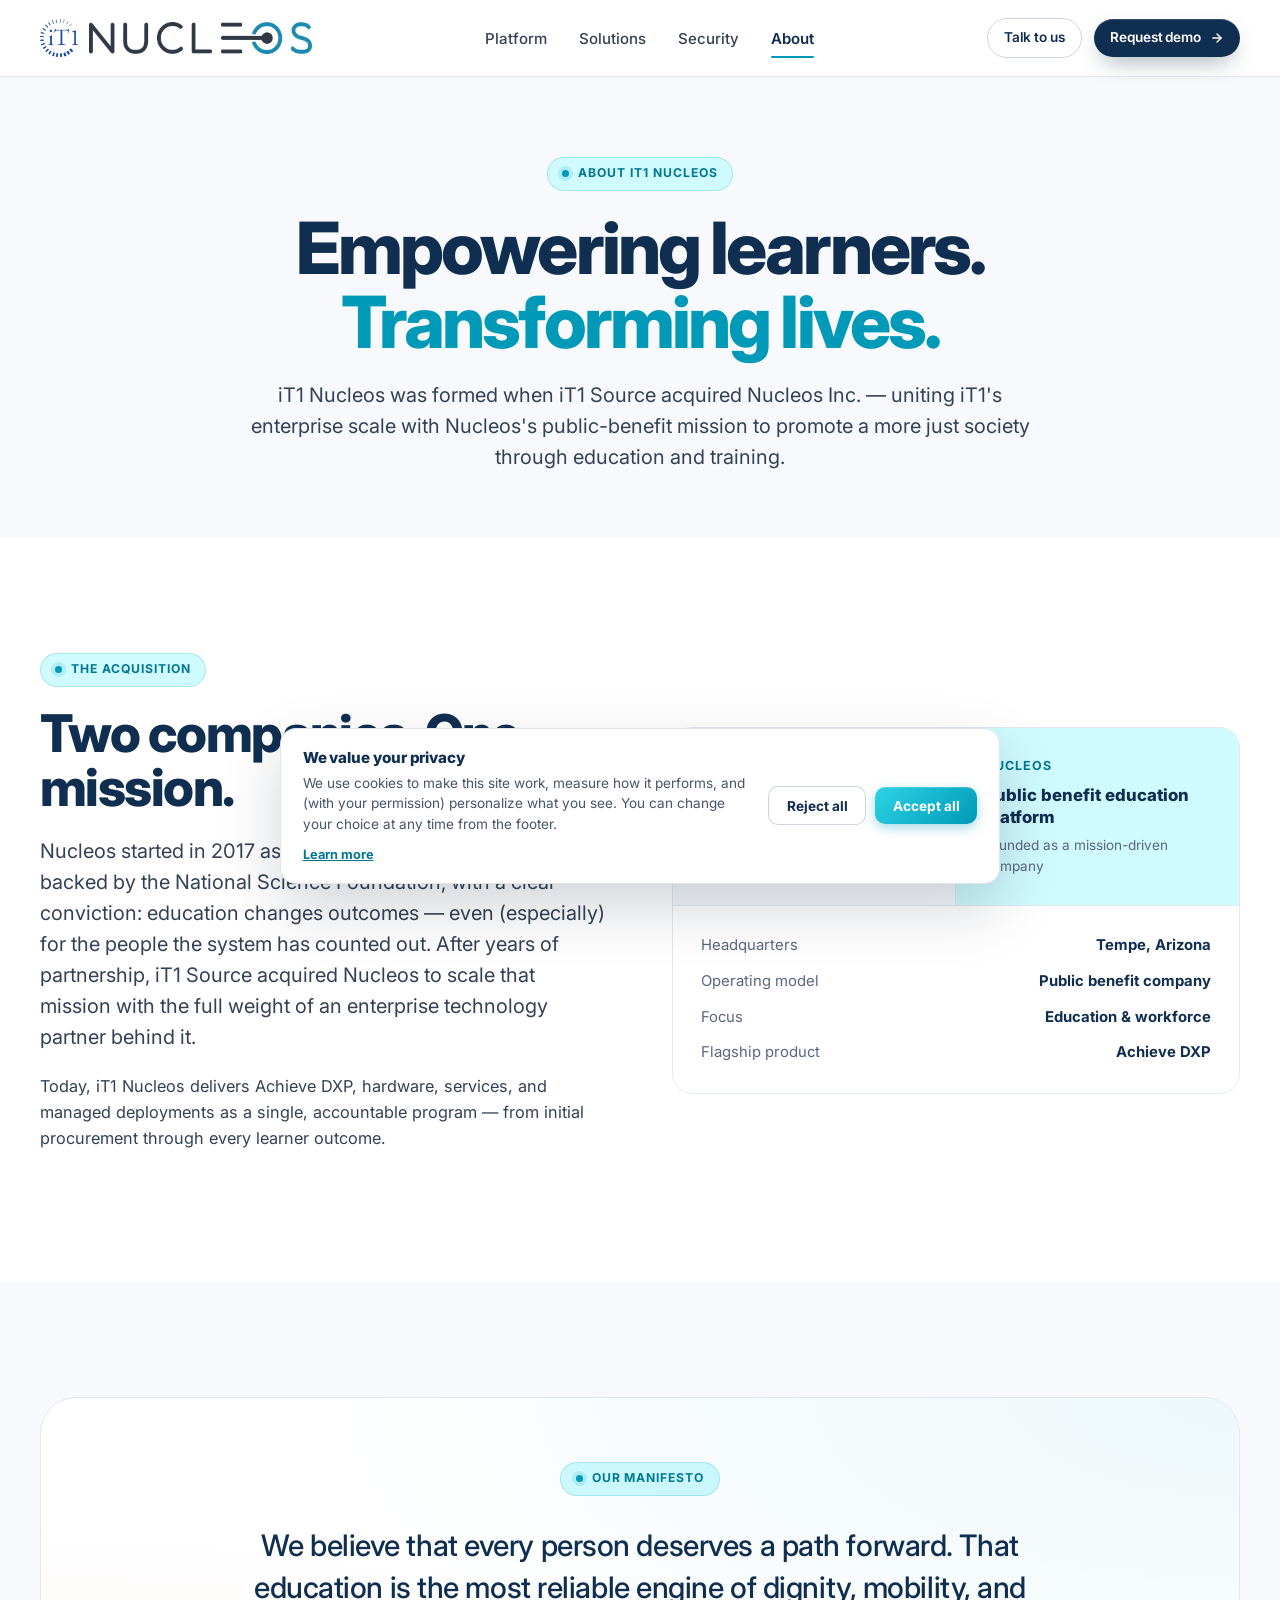
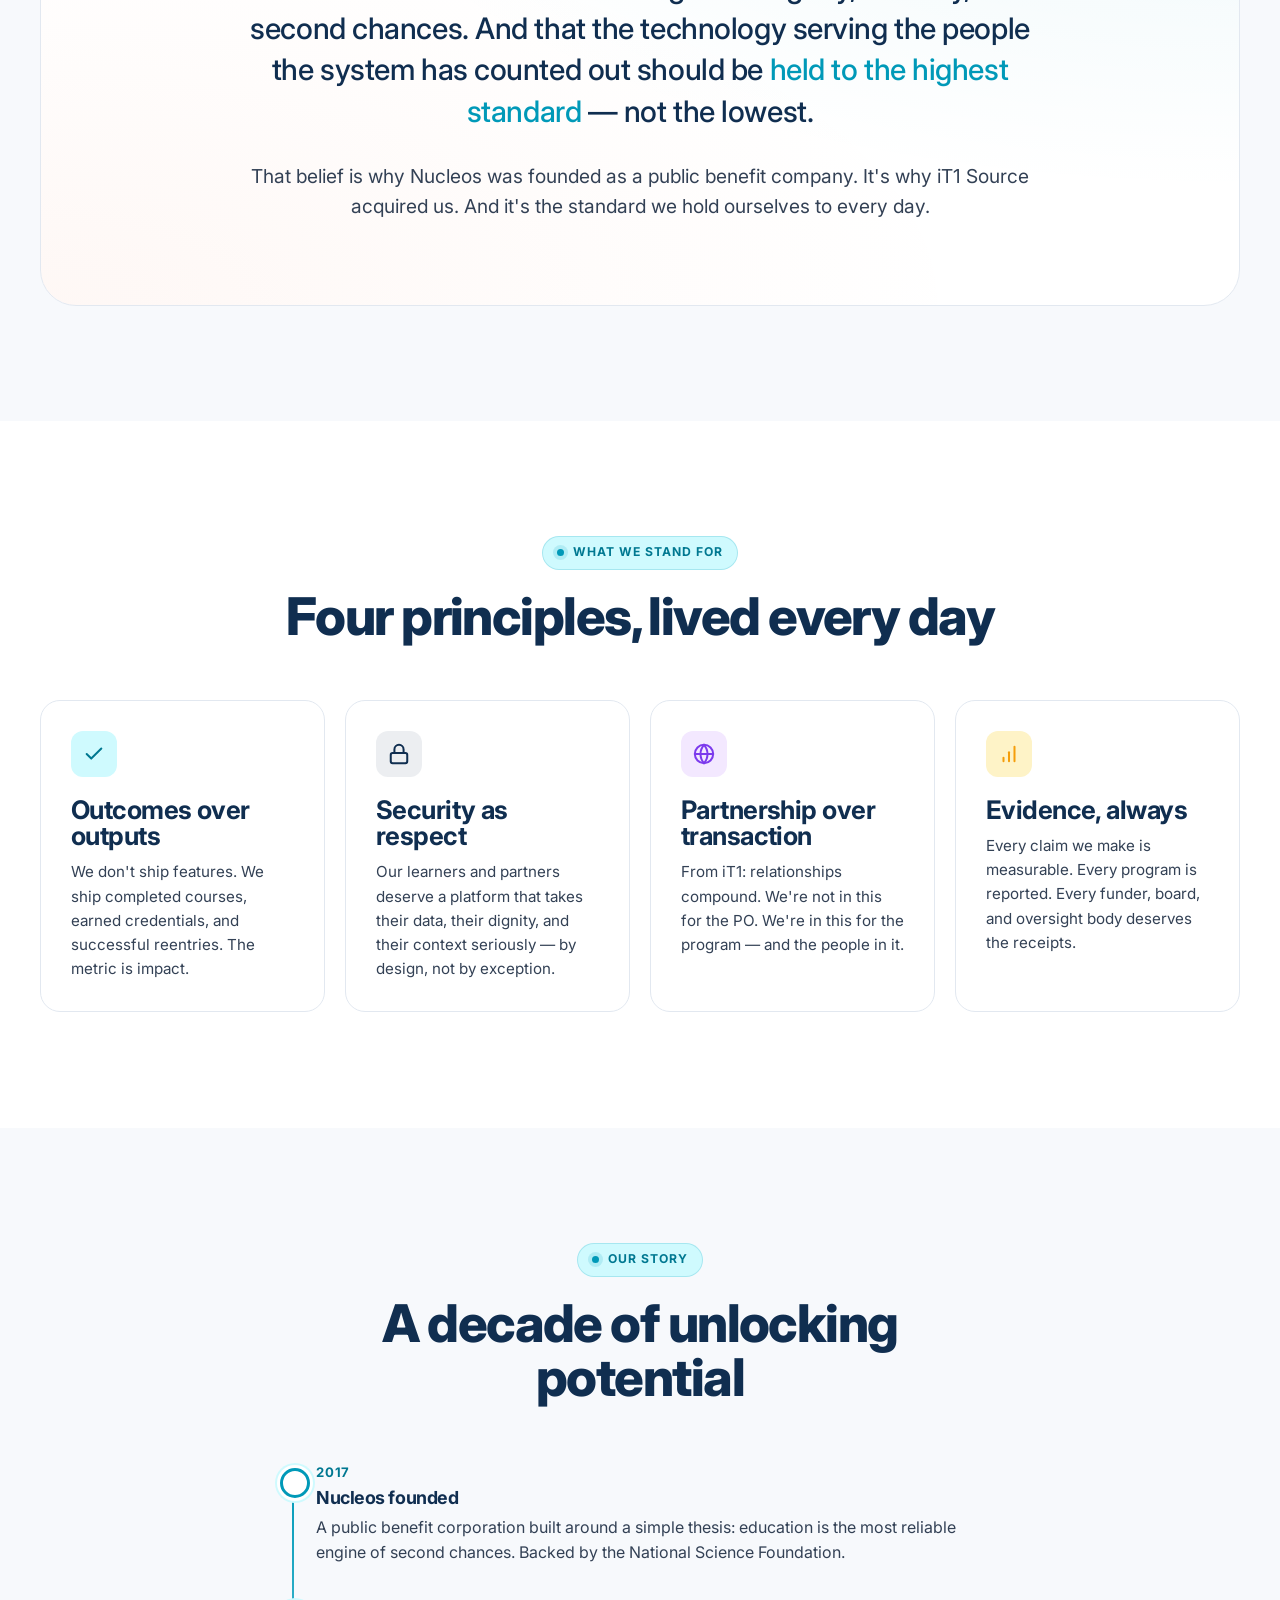
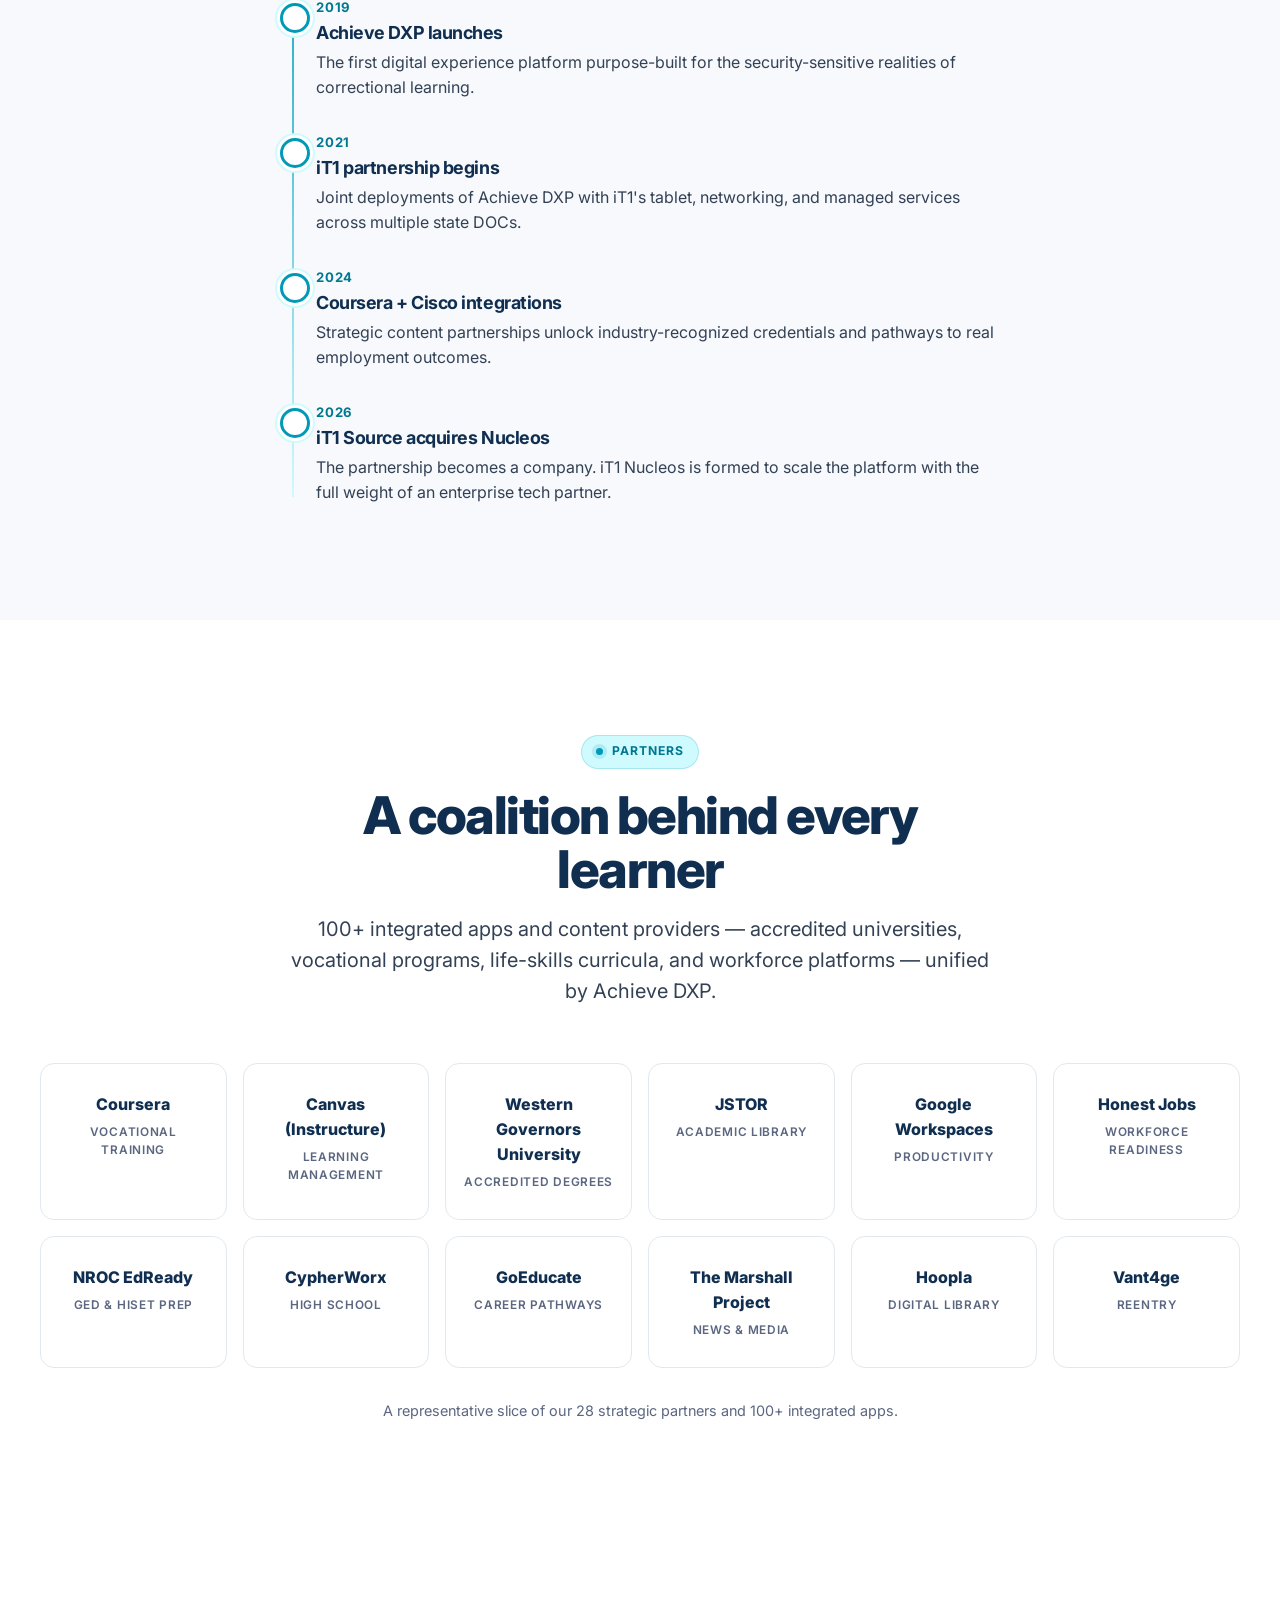
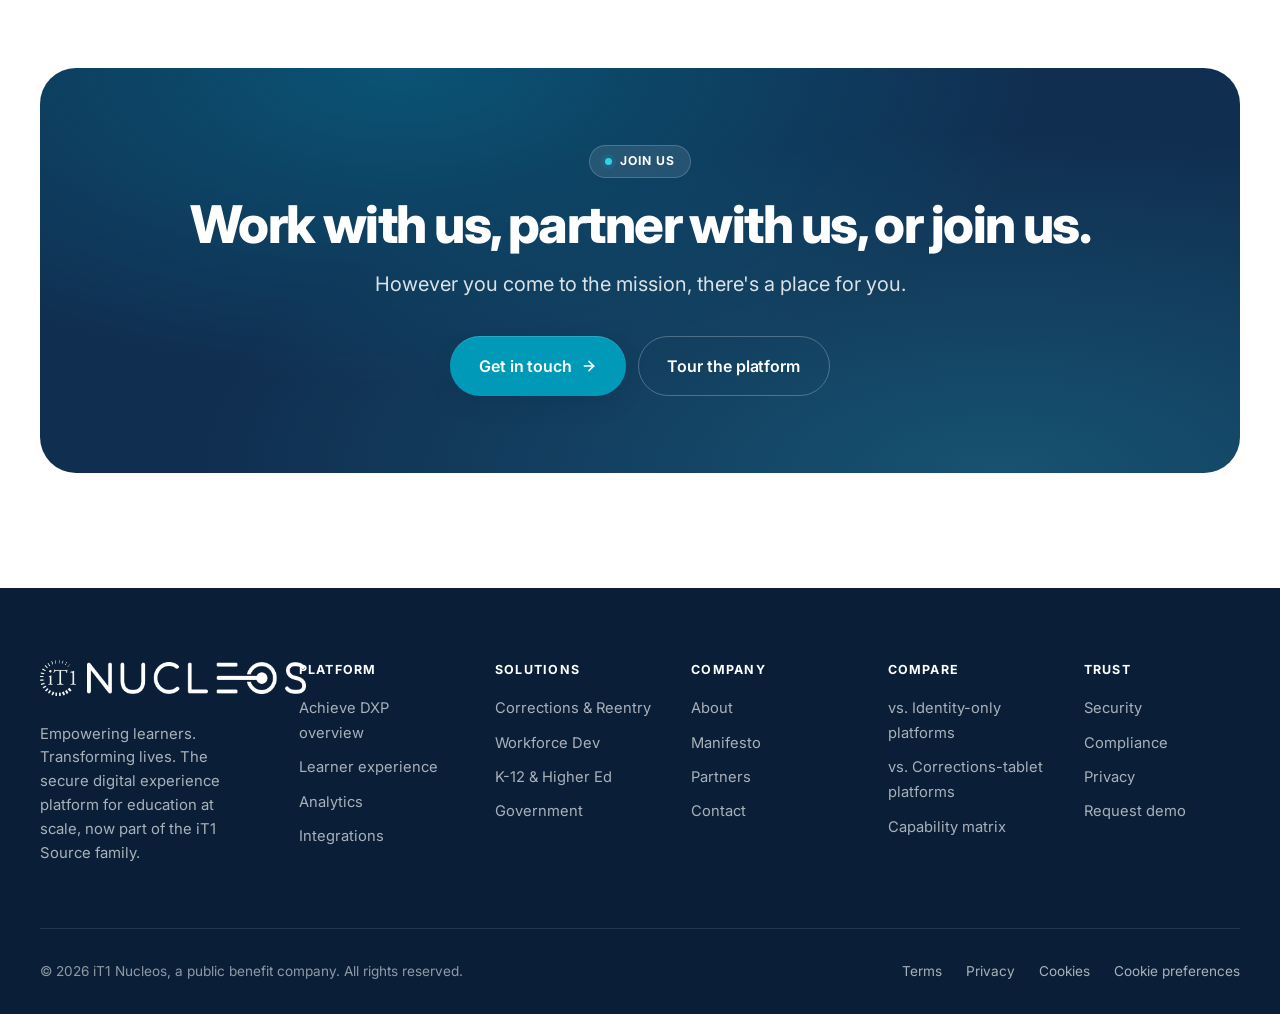
<file: about.html>
<!doctype html>
<html lang="en">
<head>
<meta charset="utf-8" />
<meta name="viewport" content="width=device-width, initial-scale=1" />
<title>About — iT1 Nucleos</title>
<meta name="description" content="iT1 Nucleos was formed when iT1 Source acquired Nucleos Inc. — combining enterprise scale with a public-benefit mission." />
<link rel="preconnect" href="https://fonts.googleapis.com" />
<link rel="preconnect" href="https://fonts.gstatic.com" crossorigin />
<link rel="stylesheet" href="https://fonts.googleapis.com/css2?family=Inter:wght@400;500;600;700;800&display=swap" />
<link rel="stylesheet" href="assets/css/styles.css" />
<link rel="icon" type="image/png" href="assets/images/nucleos-logo-official.png" />
</head>
<body>
<div class="nav-wrap">
  <nav class="container nav" aria-label="Primary">
    <a class="brand" href="index.html" aria-label="iT1 Nucleos">
      <img class="brand-it1" src="assets/images/it1-logo.png" alt="iT1" />
      <img class="brand-logo" src="assets/images/nucleos-logo-official.png" alt="Nucleos" />
    </a>
    <ul class="nav-links">
      <li><a href="platform.html">Platform</a></li>
      <li><a href="solutions.html">Solutions</a></li>
      <li><a href="security.html">Security</a></li>
      <li><a href="about.html" class="active">About</a></li>
    </ul>
    <div class="nav-cta">
      <a class="btn btn-ghost btn-sm" href="contact.html">Talk to us</a>
      <a class="btn btn-primary btn-sm" href="contact.html#demo">Request demo
        <svg class="arrow" width="14" height="14" viewBox="0 0 24 24" fill="none" stroke="currentColor" stroke-width="2.4" stroke-linecap="round" stroke-linejoin="round"><line x1="5" y1="12" x2="19" y2="12"/><polyline points="12 5 19 12 12 19"/></svg>
      </a>
      <button class="menu-toggle" data-menu-toggle aria-label="Open menu">
        <svg width="20" height="20" viewBox="0 0 24 24" fill="none" stroke="currentColor" stroke-width="2.4" stroke-linecap="round"><line x1="3" y1="6" x2="21" y2="6"/><line x1="3" y1="12" x2="21" y2="12"/><line x1="3" y1="18" x2="21" y2="18"/></svg>
      </button>
    </div>
  </nav>
</div>

<aside class="mobile-panel" data-mobile-panel>
  <button class="close" data-mobile-close aria-label="Close menu">
    <svg width="20" height="20" viewBox="0 0 24 24" fill="none" stroke="currentColor" stroke-width="2.4" stroke-linecap="round"><line x1="18" y1="6" x2="6" y2="18"/><line x1="6" y1="6" x2="18" y2="18"/></svg>
  </button>
  <a href="platform.html">Platform</a>
  <a href="solutions.html">Solutions</a>
  <a href="security.html">Security</a>
  <a href="about.html">About</a>
  <a href="contact.html">Contact</a>
  <a class="btn btn-primary" href="contact.html#demo">Request demo</a>
</aside>
<section class="page-head">
  <div class="container">
    <span class="eyebrow"><span class="dot"></span> About iT1 Nucleos</span>
    <h1 style="margin-top:1.25rem">Empowering learners.<br/><span class="teal">Transforming lives.</span></h1>
    <p class="lead">iT1 Nucleos was formed when iT1 Source acquired Nucleos Inc. — uniting iT1's enterprise scale with Nucleos's public-benefit mission to promote a more just society through education and training.</p>
  </div>
</section>

<section class="section">
  <div class="container">
    <div class="split reveal">
      <div>
        <span class="eyebrow"><span class="dot"></span> The acquisition</span>
        <h2 style="margin-top:1.25rem">Two companies. One mission.</h2>
        <p class="lead" style="margin-top:1.25rem">Nucleos started in 2017 as a public benefit corporation backed by the National Science Foundation, with a clear conviction: education changes outcomes — even (especially) for the people the system has counted out. After years of partnership, iT1 Source acquired Nucleos to scale that mission with the full weight of an enterprise technology partner behind it.</p>
        <p style="color:var(--ink-soft);margin-top:1.25rem;font-size:1.02rem;line-height:1.6">Today, iT1 Nucleos delivers Achieve DXP, hardware, services, and managed deployments as a single, accountable program — from initial procurement through every learner outcome.</p>
      </div>

      <div class="card" style="padding:0;overflow:hidden">
        <div style="display:grid;grid-template-columns:1fr 1fr;border-bottom:1px solid var(--line)">
          <div style="padding:1.75rem;border-right:1px solid var(--line);background:var(--bg-soft)">
            <div style="font-size:0.78rem;color:var(--brand-teal-deep);font-weight:700;letter-spacing:0.08em;text-transform:uppercase;margin-bottom:0.6rem">iT1 Source</div>
            <div style="font-weight:800;color:var(--navy);font-size:1.05rem;line-height:1.3">Enterprise technology solutions provider</div>
            <div style="color:var(--ink-mute);font-size:0.85rem;margin-top:0.4rem">Headquartered in Tempe, Arizona</div>
          </div>
          <div style="padding:1.75rem;background:var(--brand-teal-tint)">
            <div style="font-size:0.78rem;color:var(--brand-teal-deep);font-weight:700;letter-spacing:0.08em;text-transform:uppercase;margin-bottom:0.6rem">Nucleos</div>
            <div style="font-weight:800;color:var(--navy);font-size:1.05rem;line-height:1.3">Public benefit education platform</div>
            <div style="color:var(--ink-mute);font-size:0.85rem;margin-top:0.4rem">Founded as a mission-driven company</div>
          </div>
        </div>
        <div style="padding:1.75rem;display:flex;flex-direction:column;gap:0.8rem">
          <div style="display:flex;justify-content:space-between;font-size:0.93rem"><span class="text-mute">Headquarters</span><span style="font-weight:700;color:var(--navy)">Tempe, Arizona</span></div>
          <div style="display:flex;justify-content:space-between;font-size:0.93rem"><span class="text-mute">Operating model</span><span style="font-weight:700;color:var(--navy)">Public benefit company</span></div>
          <div style="display:flex;justify-content:space-between;font-size:0.93rem"><span class="text-mute">Focus</span><span style="font-weight:700;color:var(--navy)">Education &amp; workforce</span></div>
          <div style="display:flex;justify-content:space-between;font-size:0.93rem"><span class="text-mute">Flagship product</span><span style="font-weight:700;color:var(--navy)">Achieve DXP</span></div>
        </div>
      </div>
    </div>
  </div>
</section>

<section class="section bg-soft" id="manifesto">
  <div class="container">
    <div class="showcase reveal" style="text-align:center;background:white">
      <span class="eyebrow"><span class="dot"></span> Our manifesto</span>
      <div style="max-width:780px;margin:1.5rem auto 0;position:relative">
        <p style="font-size:clamp(1.3rem, 2.6vw, 1.85rem);line-height:1.4;font-weight:500;letter-spacing:-0.015em;color:var(--navy)">
          We believe that every person deserves a path forward. That education is the most reliable engine of dignity, mobility, and second chances. And that the technology serving the people the system has counted out should be <span class="teal">held to the highest standard</span> — not the lowest.
        </p>
        <p style="font-size:clamp(1.05rem, 2vw, 1.2rem);line-height:1.55;color:var(--ink-soft);margin-top:1.5rem">
          That belief is why Nucleos was founded as a public benefit company. It's why iT1 Source acquired us. And it's the standard we hold ourselves to every day.
        </p>
      </div>
    </div>
  </div>
</section>

<section class="section">
  <div class="container">
    <div class="section-head reveal">
      <span class="eyebrow"><span class="dot"></span> What we stand for</span>
      <h2 style="margin-top:1.25rem">Four principles, lived every day</h2>
    </div>

    <div class="cards cards-4 reveal">
      <article class="card"><div class="card-icon"><svg width="22" height="22" viewBox="0 0 24 24" fill="none" stroke="currentColor" stroke-width="2.2" stroke-linecap="round" stroke-linejoin="round"><polyline points="20 6 9 17 4 12"/></svg></div><h3>Outcomes over outputs</h3><p>We don't ship features. We ship completed courses, earned credentials, and successful reentries. The metric is impact.</p></article>
      <article class="card"><div class="card-icon navy"><svg width="22" height="22" viewBox="0 0 24 24" fill="none" stroke="currentColor" stroke-width="2.2" stroke-linecap="round" stroke-linejoin="round"><rect x="3" y="11" width="18" height="11" rx="2"/><path d="M7 11V7a5 5 0 0110 0v4"/></svg></div><h3>Security as respect</h3><p>Our learners and partners deserve a platform that takes their data, their dignity, and their context seriously — by design, not by exception.</p></article>
      <article class="card"><div class="card-icon violet"><svg width="22" height="22" viewBox="0 0 24 24" fill="none" stroke="currentColor" stroke-width="2.2" stroke-linecap="round" stroke-linejoin="round"><circle cx="12" cy="12" r="10"/><path d="M2 12h20"/><path d="M12 2a15 15 0 010 20"/><path d="M12 2a15 15 0 000 20"/></svg></div><h3>Partnership over transaction</h3><p>From iT1: relationships compound. We're not in this for the PO. We're in this for the program — and the people in it.</p></article>
      <article class="card"><div class="card-icon gold"><svg width="22" height="22" viewBox="0 0 24 24" fill="none" stroke="currentColor" stroke-width="2.2" stroke-linecap="round" stroke-linejoin="round"><line x1="12" y1="20" x2="12" y2="10"/><line x1="18" y1="20" x2="18" y2="4"/><line x1="6" y1="20" x2="6" y2="16"/></svg></div><h3>Evidence, always</h3><p>Every claim we make is measurable. Every program is reported. Every funder, board, and oversight body deserves the receipts.</p></article>
    </div>
  </div>
</section>

<section class="section bg-soft">
  <div class="container">
    <div class="section-head reveal">
      <span class="eyebrow"><span class="dot"></span> Our story</span>
      <h2 style="margin-top:1.25rem">A decade of unlocking potential</h2>
    </div>

    <div style="max-width:720px;margin:0 auto" class="reveal">
      <div class="timeline">
        <div class="tl-item"><div class="tl-date">2017</div><h4>Nucleos founded</h4><p>A public benefit corporation built around a simple thesis: education is the most reliable engine of second chances. Backed by the National Science Foundation.</p></div>
        <div class="tl-item"><div class="tl-date">2019</div><h4>Achieve DXP launches</h4><p>The first digital experience platform purpose-built for the security-sensitive realities of correctional learning.</p></div>
        <div class="tl-item"><div class="tl-date">2021</div><h4>iT1 partnership begins</h4><p>Joint deployments of Achieve DXP with iT1's tablet, networking, and managed services across multiple state DOCs.</p></div>
        <div class="tl-item"><div class="tl-date">2024</div><h4>Coursera + Cisco integrations</h4><p>Strategic content partnerships unlock industry-recognized credentials and pathways to real employment outcomes.</p></div>
        <div class="tl-item"><div class="tl-date">2026</div><h4>iT1 Source acquires Nucleos</h4><p>The partnership becomes a company. iT1 Nucleos is formed to scale the platform with the full weight of an enterprise tech partner.</p></div>
      </div>
    </div>
  </div>
</section>

<section class="section" id="partners">
  <div class="container">
    <div class="section-head" data-reveal="up">
      <span class="eyebrow"><span class="dot"></span> Partners</span>
      <h2 style="margin-top:1.25rem">A coalition behind every learner</h2>
      <p class="lead">100+ integrated apps and content providers — accredited universities, vocational programs, life-skills curricula, and workforce platforms — unified by Achieve DXP.</p>
    </div>
    <div class="partners-grid" data-stagger>
      <div class="partner"><div class="p-name">Coursera</div><div class="p-type">Vocational training</div></div>
      <div class="partner"><div class="p-name">Canvas (Instructure)</div><div class="p-type">Learning management</div></div>
      <div class="partner"><div class="p-name">Western Governors University</div><div class="p-type">Accredited degrees</div></div>
      <div class="partner"><div class="p-name">JSTOR</div><div class="p-type">Academic library</div></div>
      <div class="partner"><div class="p-name">Google Workspaces</div><div class="p-type">Productivity</div></div>
      <div class="partner"><div class="p-name">Honest Jobs</div><div class="p-type">Workforce readiness</div></div>
      <div class="partner"><div class="p-name">NROC EdReady</div><div class="p-type">GED &amp; HiSET prep</div></div>
      <div class="partner"><div class="p-name">CypherWorx</div><div class="p-type">High school</div></div>
      <div class="partner"><div class="p-name">GoEducate</div><div class="p-type">Career pathways</div></div>
      <div class="partner"><div class="p-name">The Marshall Project</div><div class="p-type">News &amp; media</div></div>
      <div class="partner"><div class="p-name">Hoopla</div><div class="p-type">Digital library</div></div>
      <div class="partner"><div class="p-name">Vant4ge</div><div class="p-type">Reentry</div></div>
    </div>
    <p style="text-align:center;margin-top:2rem;color:var(--ink-mute);font-size:0.9rem">A representative slice of our 28 strategic partners and 100+ integrated apps.</p>
  </div>
</section>

<section class="section">
  <div class="container">
    <div class="cta-banner reveal">
      <span class="eyebrow"><span class="dot"></span> Join us</span>
      <h2 style="margin-top:1.25rem">Work with us, partner with us, or join us.</h2>
      <p class="lead">However you come to the mission, there's a place for you.</p>
      <div class="cta-actions">
        <a class="btn btn-primary btn-lg" href="contact.html">Get in touch <svg class="arrow" width="16" height="16" viewBox="0 0 24 24" fill="none" stroke="currentColor" stroke-width="2.4" stroke-linecap="round" stroke-linejoin="round"><line x1="5" y1="12" x2="19" y2="12"/><polyline points="12 5 19 12 12 19"/></svg></a>
        <a class="btn btn-ghost btn-lg" href="platform.html">Tour the platform</a>
      </div>
    </div>
  </div>
</section>
<footer class="footer">
  <div class="container">
    <div class="footer-grid">
      <div class="footer-brand">
        <a class="brand" href="index.html" aria-label="iT1 Nucleos">
          <img class="brand-it1" src="assets/images/it1-logo.png" alt="iT1" />
          <img class="brand-logo" src="assets/images/nucleos-logo-official.png" alt="Nucleos" />
        </a>
        <p>Empowering learners. Transforming lives. The secure digital experience platform for education at scale, now part of the iT1 Source family.</p>
      </div>
      <div class="footer-col"><h5>Platform</h5><ul><li><a href="platform.html">Achieve DXP overview</a></li><li><a href="platform.html#learner">Learner experience</a></li><li><a href="platform.html#analytics">Analytics</a></li><li><a href="platform.html">Integrations</a></li></ul></div>
      <div class="footer-col"><h5>Solutions</h5><ul><li><a href="solutions.html#corrections">Corrections &amp; Reentry</a></li><li><a href="solutions.html#workforce">Workforce Dev</a></li><li><a href="solutions.html#education">K-12 &amp; Higher Ed</a></li><li><a href="solutions.html#government">Government</a></li></ul></div>
      <div class="footer-col"><h5>Company</h5><ul><li><a href="about.html">About</a></li><li><a href="about.html#manifesto">Manifesto</a></li><li><a href="about.html#partners">Partners</a></li><li><a href="contact.html">Contact</a></li></ul></div>
      <div class="footer-col"><h5>Compare</h5><ul><li><a href="vs-identity-platforms.html">vs. Identity-only platforms</a></li><li><a href="vs-tablet-vendors.html">vs. Corrections-tablet platforms</a></li><li><a href="platform.html#truth">Capability matrix</a></li></ul></div><div class="footer-col"><h5>Trust</h5><ul><li><a href="security.html">Security</a></li><li><a href="security.html#compliance">Compliance</a></li><li><a href="security.html#privacy">Privacy</a></li><li><a href="contact.html#demo">Request demo</a></li></ul></div>
    </div>
    <div class="footer-bottom"><span>&copy; 2026 iT1 Nucleos, a public benefit company. All rights reserved.</span><div class="legal"><a href="terms.html">Terms</a><a href="privacy.html">Privacy</a><a href="cookies.html">Cookies</a><a href="#" data-cookie-prefs>Cookie preferences</a></div></div>
  </div>
</footer>

<script src="assets/js/main.js"></script>
</body>
</html>
</file>
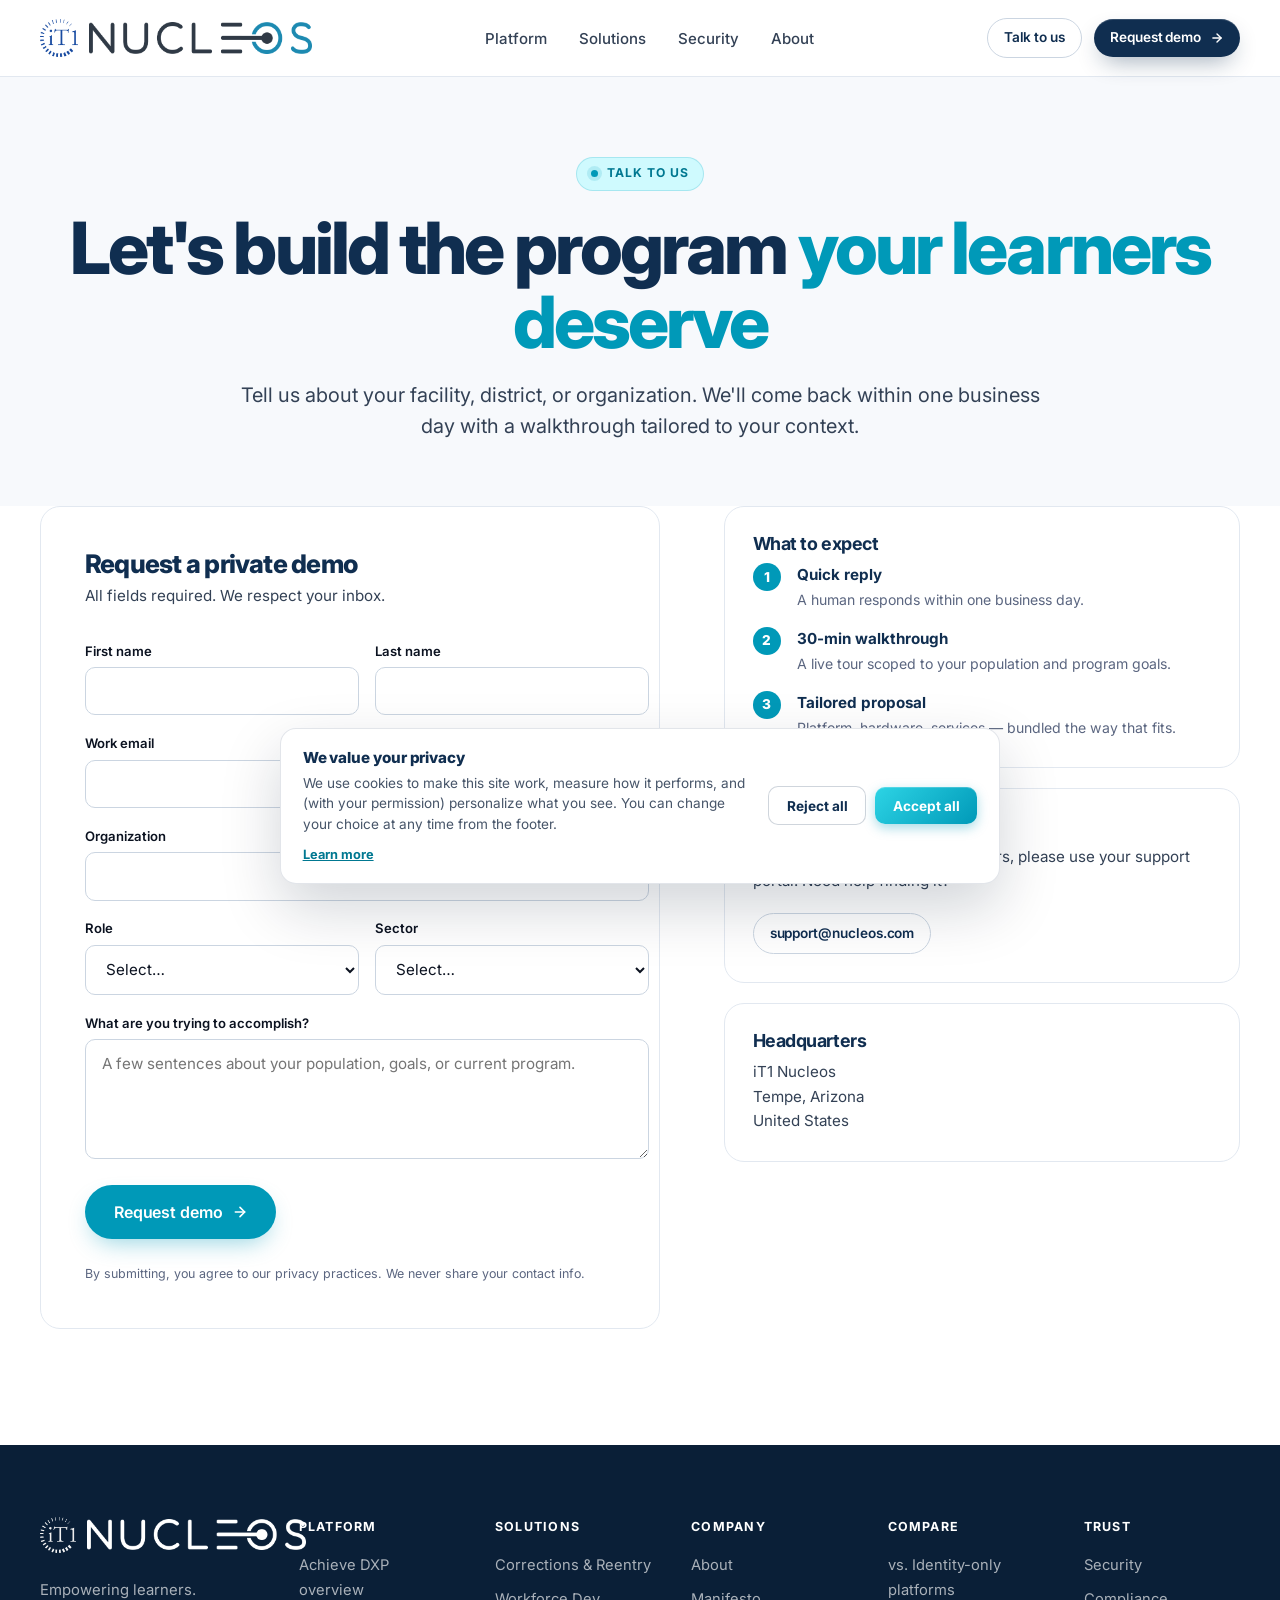
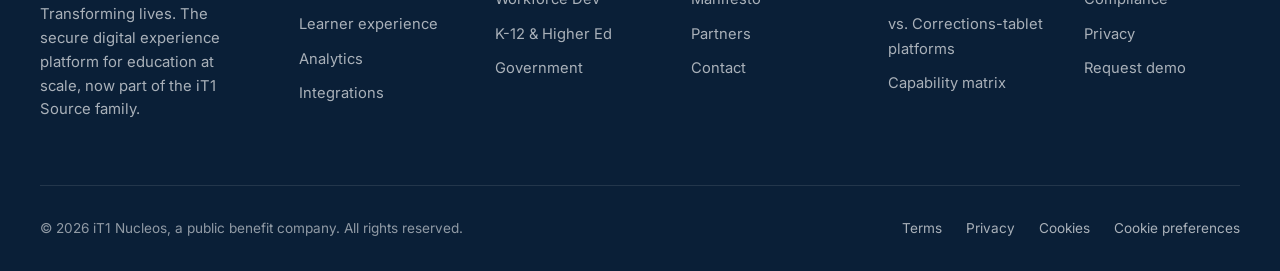
<file: contact.html>
<!doctype html>
<html lang="en">
<head>
<meta charset="utf-8" />
<meta name="viewport" content="width=device-width, initial-scale=1" />
<title>Contact &amp; Demo — iT1 Nucleos</title>
<meta name="description" content="Request a private Achieve DXP demo or talk to our team about your facility, program, or population." />
<link rel="preconnect" href="https://fonts.googleapis.com" />
<link rel="preconnect" href="https://fonts.gstatic.com" crossorigin />
<link rel="stylesheet" href="https://fonts.googleapis.com/css2?family=Inter:wght@400;500;600;700;800&display=swap" />
<link rel="stylesheet" href="assets/css/styles.css" />
<link rel="icon" type="image/png" href="assets/images/nucleos-logo-official.png" />
</head>
<body>
<div class="nav-wrap">
  <nav class="container nav" aria-label="Primary">
    <a class="brand" href="index.html" aria-label="iT1 Nucleos">
      <img class="brand-it1" src="assets/images/it1-logo.png" alt="iT1" />
      <img class="brand-logo" src="assets/images/nucleos-logo-official.png" alt="Nucleos" />
    </a>
    <ul class="nav-links">
      <li><a href="platform.html">Platform</a></li>
      <li><a href="solutions.html">Solutions</a></li>
      <li><a href="security.html">Security</a></li>
      <li><a href="about.html">About</a></li>
    </ul>
    <div class="nav-cta">
      <a class="btn btn-ghost btn-sm" href="contact.html">Talk to us</a>
      <a class="btn btn-primary btn-sm" href="contact.html#demo">Request demo
        <svg class="arrow" width="14" height="14" viewBox="0 0 24 24" fill="none" stroke="currentColor" stroke-width="2.4" stroke-linecap="round" stroke-linejoin="round"><line x1="5" y1="12" x2="19" y2="12"/><polyline points="12 5 19 12 12 19"/></svg>
      </a>
      <button class="menu-toggle" data-menu-toggle aria-label="Open menu">
        <svg width="20" height="20" viewBox="0 0 24 24" fill="none" stroke="currentColor" stroke-width="2.4" stroke-linecap="round"><line x1="3" y1="6" x2="21" y2="6"/><line x1="3" y1="12" x2="21" y2="12"/><line x1="3" y1="18" x2="21" y2="18"/></svg>
      </button>
    </div>
  </nav>
</div>

<aside class="mobile-panel" data-mobile-panel>
  <button class="close" data-mobile-close aria-label="Close menu">
    <svg width="20" height="20" viewBox="0 0 24 24" fill="none" stroke="currentColor" stroke-width="2.4" stroke-linecap="round"><line x1="18" y1="6" x2="6" y2="18"/><line x1="6" y1="6" x2="18" y2="18"/></svg>
  </button>
  <a href="platform.html">Platform</a>
  <a href="solutions.html">Solutions</a>
  <a href="security.html">Security</a>
  <a href="about.html">About</a>
  <a href="contact.html">Contact</a>
  <a class="btn btn-primary" href="contact.html#demo">Request demo</a>
</aside>
<section class="page-head" id="demo">
  <div class="container">
    <span class="eyebrow"><span class="dot"></span> Talk to us</span>
    <h1 style="margin-top:1.25rem">Let's build the program <span class="teal">your learners deserve</span></h1>
    <p class="lead">Tell us about your facility, district, or organization. We'll come back within one business day with a walkthrough tailored to your context.</p>
  </div>
</section>

<section class="section" style="padding-top:0">
  <div class="container">
    <div style="display:grid;grid-template-columns:1.2fr 1fr;gap:clamp(2rem, 5vw, 4rem)" class="reveal">

      <div class="card" style="padding:clamp(1.75rem, 4vw, 2.75rem)">
        <h2 style="font-size:1.6rem;margin-bottom:0.4rem">Request a private demo</h2>
        <p style="color:var(--ink-soft);margin:0 0 2rem;font-size:0.95rem">All fields required. We respect your inbox.</p>

        <form class="form" data-form novalidate>
          <div class="form-fields" style="display:grid;gap:1.1rem">
            <div class="field-row">
              <div class="field"><label for="fname">First name</label><input id="fname" name="fname" type="text" autocomplete="given-name" required /></div>
              <div class="field"><label for="lname">Last name</label><input id="lname" name="lname" type="text" autocomplete="family-name" required /></div>
            </div>

            <div class="field"><label for="email">Work email</label><input id="email" name="email" type="email" autocomplete="email" required /></div>
            <div class="field"><label for="org">Organization</label><input id="org" name="org" type="text" autocomplete="organization" required /></div>

            <div class="field-row">
              <div class="field"><label for="role">Role</label><select id="role" name="role" required><option value="">Select&#8230;</option><option>Executive leadership</option><option>Programs &amp; education</option><option>IT &amp; security</option><option>Procurement</option><option>Grants &amp; funding</option><option>Other</option></select></div>
              <div class="field"><label for="sector">Sector</label><select id="sector" name="sector" required><option value="">Select&#8230;</option><option>Corrections / DOC</option><option>Federal agency</option><option>Workforce board</option><option>K-12</option><option>Higher education</option><option>Employer / talent</option><option>Other</option></select></div>
            </div>

            <div class="field"><label for="msg">What are you trying to accomplish?</label><textarea id="msg" name="msg" placeholder="A few sentences about your population, goals, or current program." required></textarea></div>

            <button type="submit" class="btn btn-teal btn-lg" style="justify-self:flex-start;margin-top:0.5rem">Request demo <svg class="arrow" width="16" height="16" viewBox="0 0 24 24" fill="none" stroke="currentColor" stroke-width="2.4" stroke-linecap="round" stroke-linejoin="round"><line x1="5" y1="12" x2="19" y2="12"/><polyline points="12 5 19 12 12 19"/></svg></button>

            <p style="font-size:0.78rem;color:var(--ink-mute);margin:0.5rem 0 0">By submitting, you agree to our privacy practices. We never share your contact info.</p>
          </div>

          <div data-form-success style="display:none;text-align:center;padding:2rem 0">
            <div style="width:64px;height:64px;border-radius:50%;background:rgba(16,185,129,0.12);border:1px solid rgba(16,185,129,0.35);display:grid;place-items:center;margin:0 auto 1.25rem;color:var(--emerald)"><svg width="28" height="28" viewBox="0 0 24 24" fill="none" stroke="currentColor" stroke-width="2.6" stroke-linecap="round" stroke-linejoin="round"><polyline points="20 6 9 17 4 12"/></svg></div>
            <h3>Got it. Thank you.</h3>
            <p style="color:var(--ink-soft);margin-top:0.6rem">We'll reach out within one business day with next steps and a calendar link.</p>
          </div>
        </form>
      </div>

      <div style="display:flex;flex-direction:column;gap:1.25rem">
        <div class="card" style="padding:1.75rem">
          <h4 style="margin-bottom:0.6rem">What to expect</h4>
          <ol style="margin:0;padding:0;list-style:none;display:grid;gap:1rem">
            <li style="display:grid;grid-template-columns:32px 1fr;gap:0.75rem"><span style="width:28px;height:28px;border-radius:50%;background:var(--brand-teal);display:grid;place-items:center;font-weight:800;font-size:0.85rem;color:white">1</span><div style="font-size:0.95rem;color:var(--ink-soft)"><strong style="color:var(--navy)">Quick reply</strong><div style="color:var(--ink-mute);font-size:0.88rem;margin-top:0.15rem">A human responds within one business day.</div></div></li>
            <li style="display:grid;grid-template-columns:32px 1fr;gap:0.75rem"><span style="width:28px;height:28px;border-radius:50%;background:var(--brand-teal);display:grid;place-items:center;font-weight:800;font-size:0.85rem;color:white">2</span><div style="font-size:0.95rem;color:var(--ink-soft)"><strong style="color:var(--navy)">30-min walkthrough</strong><div style="color:var(--ink-mute);font-size:0.88rem;margin-top:0.15rem">A live tour scoped to your population and program goals.</div></div></li>
            <li style="display:grid;grid-template-columns:32px 1fr;gap:0.75rem"><span style="width:28px;height:28px;border-radius:50%;background:var(--brand-teal);display:grid;place-items:center;font-weight:800;font-size:0.85rem;color:white">3</span><div style="font-size:0.95rem;color:var(--ink-soft)"><strong style="color:var(--navy)">Tailored proposal</strong><div style="color:var(--ink-mute);font-size:0.88rem;margin-top:0.15rem">Platform, hardware, services — bundled the way that fits.</div></div></li>
          </ol>
        </div>

        <div class="card" style="padding:1.75rem">
          <h4 style="margin-bottom:0.6rem">Already a partner?</h4>
          <p style="color:var(--ink-soft);margin:0;font-size:0.95rem">For existing customers and partners, please use your support portal. Need help finding it?</p>
          <a class="btn btn-ghost btn-sm" href="mailto:support@nucleos.com" style="margin-top:1.25rem">support@nucleos.com</a>
        </div>

        <div class="card" style="padding:1.75rem">
          <h4 style="margin-bottom:0.6rem">Headquarters</h4>
          <p style="color:var(--ink-soft);margin:0;font-size:0.95rem;line-height:1.6">iT1 Nucleos<br/>Tempe, Arizona<br/>United States</p>
        </div>
      </div>
    </div>
  </div>
</section>
<footer class="footer">
  <div class="container">
    <div class="footer-grid">
      <div class="footer-brand">
        <a class="brand" href="index.html" aria-label="iT1 Nucleos">
          <img class="brand-it1" src="assets/images/it1-logo.png" alt="iT1" />
          <img class="brand-logo" src="assets/images/nucleos-logo-official.png" alt="Nucleos" />
        </a>
        <p>Empowering learners. Transforming lives. The secure digital experience platform for education at scale, now part of the iT1 Source family.</p>
      </div>
      <div class="footer-col"><h5>Platform</h5><ul><li><a href="platform.html">Achieve DXP overview</a></li><li><a href="platform.html#learner">Learner experience</a></li><li><a href="platform.html#analytics">Analytics</a></li><li><a href="platform.html">Integrations</a></li></ul></div>
      <div class="footer-col"><h5>Solutions</h5><ul><li><a href="solutions.html#corrections">Corrections &amp; Reentry</a></li><li><a href="solutions.html#workforce">Workforce Dev</a></li><li><a href="solutions.html#education">K-12 &amp; Higher Ed</a></li><li><a href="solutions.html#government">Government</a></li></ul></div>
      <div class="footer-col"><h5>Company</h5><ul><li><a href="about.html">About</a></li><li><a href="about.html#manifesto">Manifesto</a></li><li><a href="about.html#partners">Partners</a></li><li><a href="contact.html">Contact</a></li></ul></div>
      <div class="footer-col"><h5>Compare</h5><ul><li><a href="vs-identity-platforms.html">vs. Identity-only platforms</a></li><li><a href="vs-tablet-vendors.html">vs. Corrections-tablet platforms</a></li><li><a href="platform.html#truth">Capability matrix</a></li></ul></div><div class="footer-col"><h5>Trust</h5><ul><li><a href="security.html">Security</a></li><li><a href="security.html#compliance">Compliance</a></li><li><a href="security.html#privacy">Privacy</a></li><li><a href="contact.html#demo">Request demo</a></li></ul></div>
    </div>
    <div class="footer-bottom"><span>&copy; 2026 iT1 Nucleos, a public benefit company. All rights reserved.</span><div class="legal"><a href="terms.html">Terms</a><a href="privacy.html">Privacy</a><a href="cookies.html">Cookies</a><a href="#" data-cookie-prefs>Cookie preferences</a></div></div>
  </div>
</footer>

<script src="assets/js/main.js"></script>
</body>
</html>
</file>
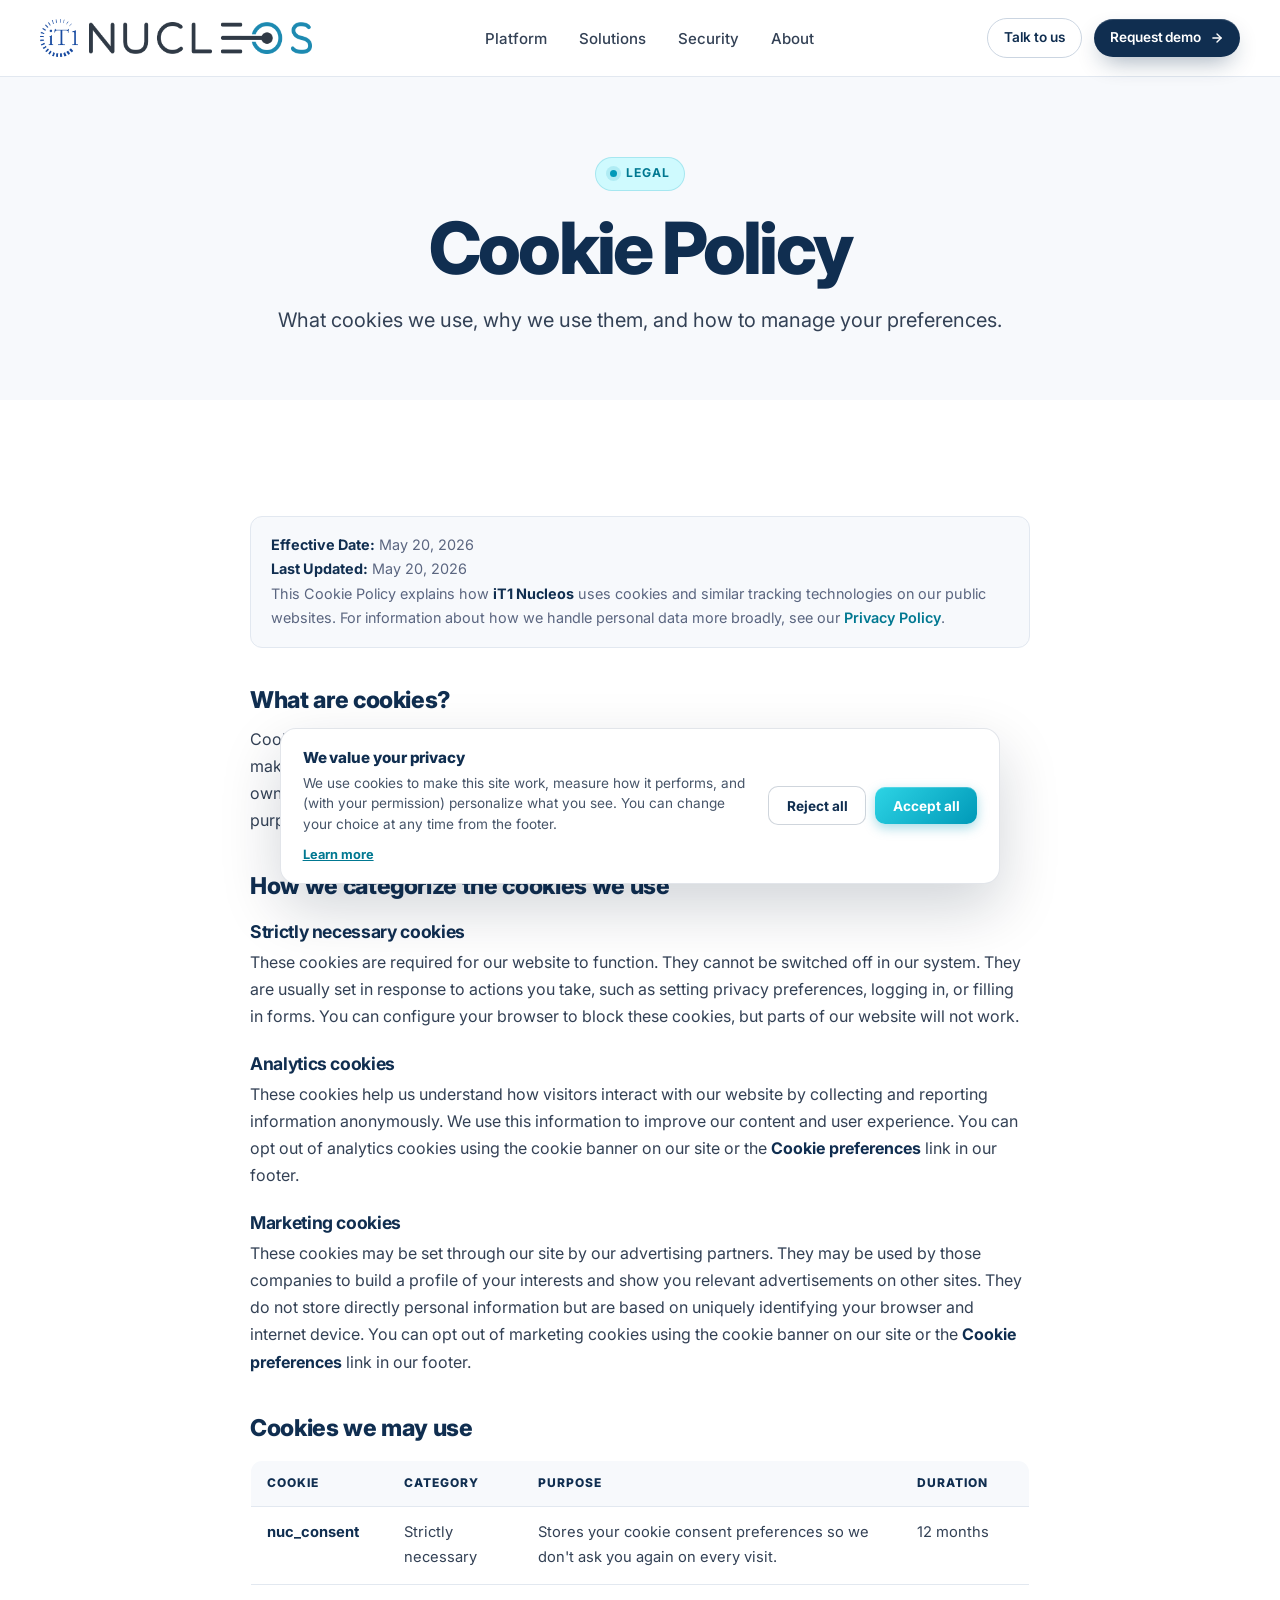
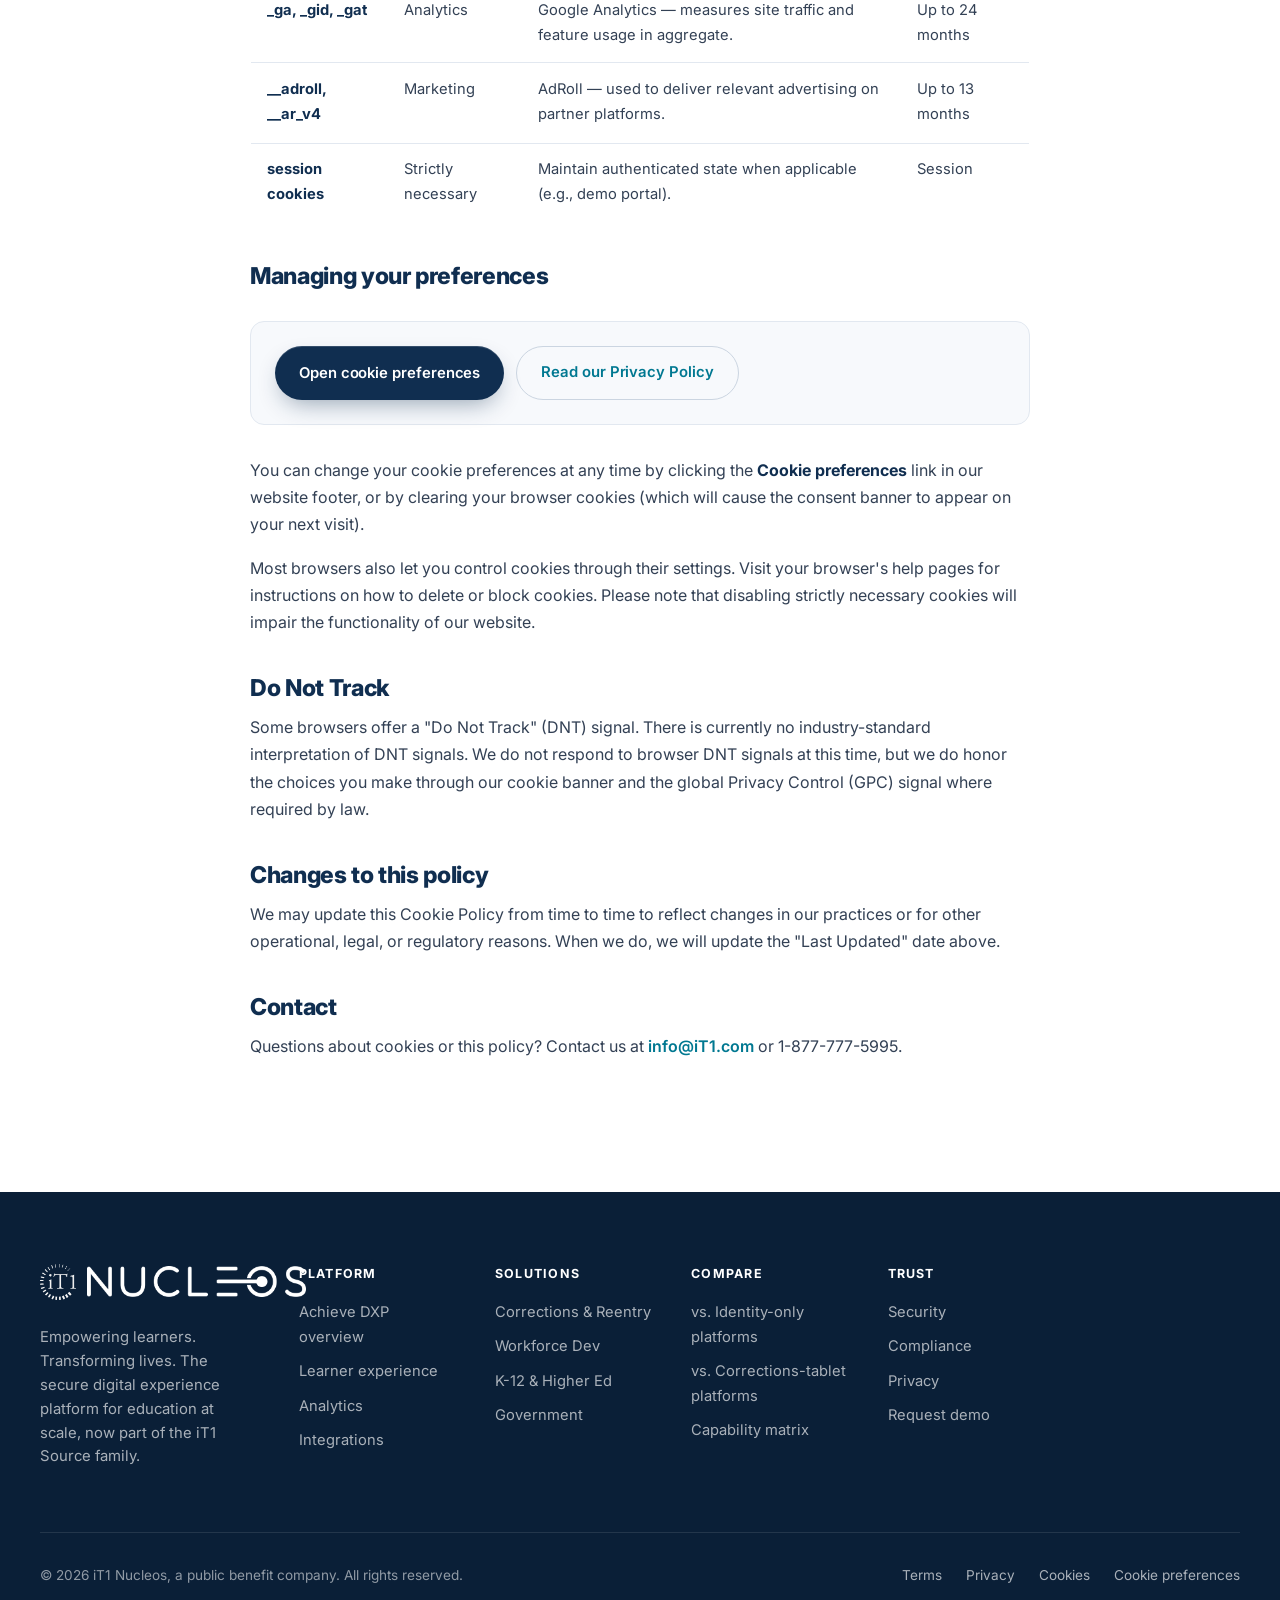
<file: cookies.html>
<!doctype html>
<html lang="en">
<head>
<meta charset="utf-8" />
<meta name="viewport" content="width=device-width, initial-scale=1" />
<title>Cookie Policy — iT1 Nucleos</title>
<meta name="description" content="iT1 Nucleos cookie policy — what cookies we use, why we use them, and how to manage your preferences." />
<link rel="preconnect" href="https://fonts.googleapis.com" />
<link rel="preconnect" href="https://fonts.gstatic.com" crossorigin />
<link rel="stylesheet" href="https://fonts.googleapis.com/css2?family=Inter:wght@400;500;600;700;800&display=swap" />
<link rel="stylesheet" href="assets/css/styles.css" />
<link rel="icon" type="image/png" href="assets/images/nucleos-logo-official.png" />
<style>
  .legal-body{max-width:780px;margin:0 auto;font-size:1rem;line-height:1.7;color:var(--ink-soft);}
  .legal-body h2{font-size:1.45rem;margin:2.5rem 0 .85rem;color:var(--navy);letter-spacing:-.015em;}
  .legal-body h3{font-size:1.1rem;margin:1.5rem 0 .5rem;color:var(--navy);}
  .legal-body p{margin:0 0 1rem;}
  .legal-body ul{margin:0 0 1.25rem 1.25rem;padding:0;}
  .legal-body li{margin-bottom:.5rem;}
  .legal-body strong{color:var(--navy);font-weight:700;}
  .legal-body a{color:var(--teal-deep);font-weight:600;}
  .legal-meta{background:var(--bg-soft);border:1px solid var(--line);border-radius:12px;padding:1rem 1.25rem;margin-bottom:2rem;font-size:.9rem;color:var(--ink-mute);}

  .cookie-table{
    width:100%;border-collapse:collapse;margin:1.25rem 0 2rem;
    font-size:.92rem;background:#fff;border:1px solid var(--line);
    border-radius:12px;overflow:hidden;
  }
  .cookie-table th{
    background:var(--bg-soft);color:var(--navy);
    text-align:left;padding:.75rem 1rem;font-weight:800;
    font-size:.75rem;letter-spacing:.08em;text-transform:uppercase;
    border-bottom:1px solid var(--line);
  }
  .cookie-table td{
    padding:.85rem 1rem;border-bottom:1px solid var(--line);
    color:var(--ink-soft);vertical-align:top;
  }
  .cookie-table tr:last-child td{border-bottom:none;}
  .cookie-table td strong{display:block;color:var(--navy);margin-bottom:.15rem;}

  .cookie-actions{
    display:flex;gap:.75rem;flex-wrap:wrap;margin:2rem 0;
    padding:1.5rem;background:var(--bg-soft);
    border:1px solid var(--line);border-radius:14px;
  }
</style>
</head>
<body>
<div class="nav-wrap">
  <nav class="container nav" aria-label="Primary">
    <a class="brand" href="index.html" aria-label="iT1 Nucleos">
      <img class="brand-it1" src="assets/images/it1-logo.png" alt="iT1" />
      <img class="brand-logo" src="assets/images/nucleos-logo-official.png" alt="Nucleos" />
    </a>
    <ul class="nav-links">
      <li><a href="platform.html">Platform</a></li>
      <li><a href="solutions.html">Solutions</a></li>
      <li><a href="security.html">Security</a></li>
      <li><a href="about.html">About</a></li>
    </ul>
    <div class="nav-cta">
      <a class="btn btn-ghost btn-sm" href="contact.html">Talk to us</a>
      <a class="btn btn-primary btn-sm" href="contact.html#demo">Request demo
        <svg class="arrow" width="14" height="14" viewBox="0 0 24 24" fill="none" stroke="currentColor" stroke-width="2.4" stroke-linecap="round" stroke-linejoin="round"><line x1="5" y1="12" x2="19" y2="12"/><polyline points="12 5 19 12 12 19"/></svg>
      </a>
      <button class="menu-toggle" data-menu-toggle aria-label="Open menu">
        <svg width="20" height="20" viewBox="0 0 24 24" fill="none" stroke="currentColor" stroke-width="2.4" stroke-linecap="round"><line x1="3" y1="6" x2="21" y2="6"/><line x1="3" y1="12" x2="21" y2="12"/><line x1="3" y1="18" x2="21" y2="18"/></svg>
      </button>
    </div>
  </nav>
</div>

<aside class="mobile-panel" data-mobile-panel>
  <button class="close" data-mobile-close aria-label="Close menu">
    <svg width="20" height="20" viewBox="0 0 24 24" fill="none" stroke="currentColor" stroke-width="2.4" stroke-linecap="round"><line x1="18" y1="6" x2="6" y2="18"/><line x1="6" y1="6" x2="18" y2="18"/></svg>
  </button>
  <a href="platform.html">Platform</a>
  <a href="solutions.html">Solutions</a>
  <a href="security.html">Security</a>
  <a href="about.html">About</a>
  <a href="contact.html">Contact</a>
  <a class="btn btn-primary" href="contact.html#demo">Request demo</a>
</aside>

<section class="page-head">
  <div class="container">
    <span class="eyebrow"><span class="dot"></span> Legal</span>
    <h1 style="margin-top:1.25rem">Cookie Policy</h1>
    <p class="lead">What cookies we use, why we use them, and how to manage your preferences.</p>
  </div>
</section>

<section class="section">
  <div class="container">
    <div class="legal-body">
      <div class="legal-meta">
        <strong>Effective Date:</strong> May 20, 2026<br/>
        <strong>Last Updated:</strong> May 20, 2026<br/>
        This Cookie Policy explains how <strong>iT1 Nucleos</strong> uses cookies and similar tracking technologies on our public websites. For information about how we handle personal data more broadly, see our <a href="privacy.html">Privacy Policy</a>.
      </div>

      <h2>What are cookies?</h2>
      <p>Cookies are small text files placed on your device when you visit a website. They are widely used to make websites work, to make them work more efficiently, and to provide information to the website owners. Similar technologies such as web beacons, pixels, local storage, and tags serve comparable purposes; we refer to all of these collectively as "cookies."</p>

      <h2>How we categorize the cookies we use</h2>

      <h3>Strictly necessary cookies</h3>
      <p>These cookies are required for our website to function. They cannot be switched off in our system. They are usually set in response to actions you take, such as setting privacy preferences, logging in, or filling in forms. You can configure your browser to block these cookies, but parts of our website will not work.</p>

      <h3>Analytics cookies</h3>
      <p>These cookies help us understand how visitors interact with our website by collecting and reporting information anonymously. We use this information to improve our content and user experience. You can opt out of analytics cookies using the cookie banner on our site or the <strong>Cookie preferences</strong> link in our footer.</p>

      <h3>Marketing cookies</h3>
      <p>These cookies may be set through our site by our advertising partners. They may be used by those companies to build a profile of your interests and show you relevant advertisements on other sites. They do not store directly personal information but are based on uniquely identifying your browser and internet device. You can opt out of marketing cookies using the cookie banner on our site or the <strong>Cookie preferences</strong> link in our footer.</p>

      <h2>Cookies we may use</h2>
      <table class="cookie-table">
        <thead>
          <tr>
            <th>Cookie</th>
            <th>Category</th>
            <th>Purpose</th>
            <th>Duration</th>
          </tr>
        </thead>
        <tbody>
          <tr>
            <td><strong>nuc_consent</strong></td>
            <td>Strictly necessary</td>
            <td>Stores your cookie consent preferences so we don't ask you again on every visit.</td>
            <td>12 months</td>
          </tr>
          <tr>
            <td><strong>_ga, _gid, _gat</strong></td>
            <td>Analytics</td>
            <td>Google Analytics — measures site traffic and feature usage in aggregate.</td>
            <td>Up to 24 months</td>
          </tr>
          <tr>
            <td><strong>__adroll, __ar_v4</strong></td>
            <td>Marketing</td>
            <td>AdRoll — used to deliver relevant advertising on partner platforms.</td>
            <td>Up to 13 months</td>
          </tr>
          <tr>
            <td><strong>session cookies</strong></td>
            <td>Strictly necessary</td>
            <td>Maintain authenticated state when applicable (e.g., demo portal).</td>
            <td>Session</td>
          </tr>
        </tbody>
      </table>

      <h2>Managing your preferences</h2>
      <div class="cookie-actions">
        <button class="btn btn-primary" data-cookie-prefs>Open cookie preferences</button>
        <a class="btn btn-ghost" href="privacy.html">Read our Privacy Policy</a>
      </div>
      <p>You can change your cookie preferences at any time by clicking the <strong>Cookie preferences</strong> link in our website footer, or by clearing your browser cookies (which will cause the consent banner to appear on your next visit).</p>
      <p>Most browsers also let you control cookies through their settings. Visit your browser's help pages for instructions on how to delete or block cookies. Please note that disabling strictly necessary cookies will impair the functionality of our website.</p>

      <h2>Do Not Track</h2>
      <p>Some browsers offer a "Do Not Track" (DNT) signal. There is currently no industry-standard interpretation of DNT signals. We do not respond to browser DNT signals at this time, but we do honor the choices you make through our cookie banner and the global Privacy Control (GPC) signal where required by law.</p>

      <h2>Changes to this policy</h2>
      <p>We may update this Cookie Policy from time to time to reflect changes in our practices or for other operational, legal, or regulatory reasons. When we do, we will update the "Last Updated" date above.</p>

      <h2>Contact</h2>
      <p>Questions about cookies or this policy? Contact us at <a href="mailto:info@iT1.com">info@iT1.com</a> or 1-877-777-5995.</p>
    </div>
  </div>
</section>

<footer class="footer">
  <div class="container">
    <div class="footer-grid">
      <div class="footer-brand">
        <a class="brand" href="index.html" aria-label="iT1 Nucleos">
          <img class="brand-it1" src="assets/images/it1-logo.png" alt="iT1" />
          <img class="brand-logo" src="assets/images/nucleos-logo-official.png" alt="Nucleos" />
        </a>
        <p>Empowering learners. Transforming lives. The secure digital experience platform for education at scale, now part of the iT1 Source family.</p>
      </div>
      <div class="footer-col"><h5>Platform</h5><ul><li><a href="platform.html">Achieve DXP overview</a></li><li><a href="platform.html#learner">Learner experience</a></li><li><a href="platform.html#analytics">Analytics</a></li><li><a href="platform.html">Integrations</a></li></ul></div>
      <div class="footer-col"><h5>Solutions</h5><ul><li><a href="solutions.html#corrections">Corrections &amp; Reentry</a></li><li><a href="solutions.html#workforce">Workforce Dev</a></li><li><a href="solutions.html#education">K-12 &amp; Higher Ed</a></li><li><a href="solutions.html#government">Government</a></li></ul></div>
      <div class="footer-col"><h5>Compare</h5><ul><li><a href="vs-identity-platforms.html">vs. Identity-only platforms</a></li><li><a href="vs-tablet-vendors.html">vs. Corrections-tablet platforms</a></li><li><a href="platform.html#truth">Capability matrix</a></li></ul></div>
      <div class="footer-col"><h5>Trust</h5><ul><li><a href="security.html">Security</a></li><li><a href="security.html#compliance">Compliance</a></li><li><a href="security.html#privacy">Privacy</a></li><li><a href="contact.html#demo">Request demo</a></li></ul></div>
    </div>
    <div class="footer-bottom"><span>&copy; 2026 iT1 Nucleos, a public benefit company. All rights reserved.</span><div class="legal"><a href="terms.html">Terms</a><a href="privacy.html">Privacy</a><a href="cookies.html">Cookies</a><a href="#" data-cookie-prefs>Cookie preferences</a></div></div>
  </div>
</footer>

<script src="assets/js/main.js"></script>
</body>
</html>
</file>
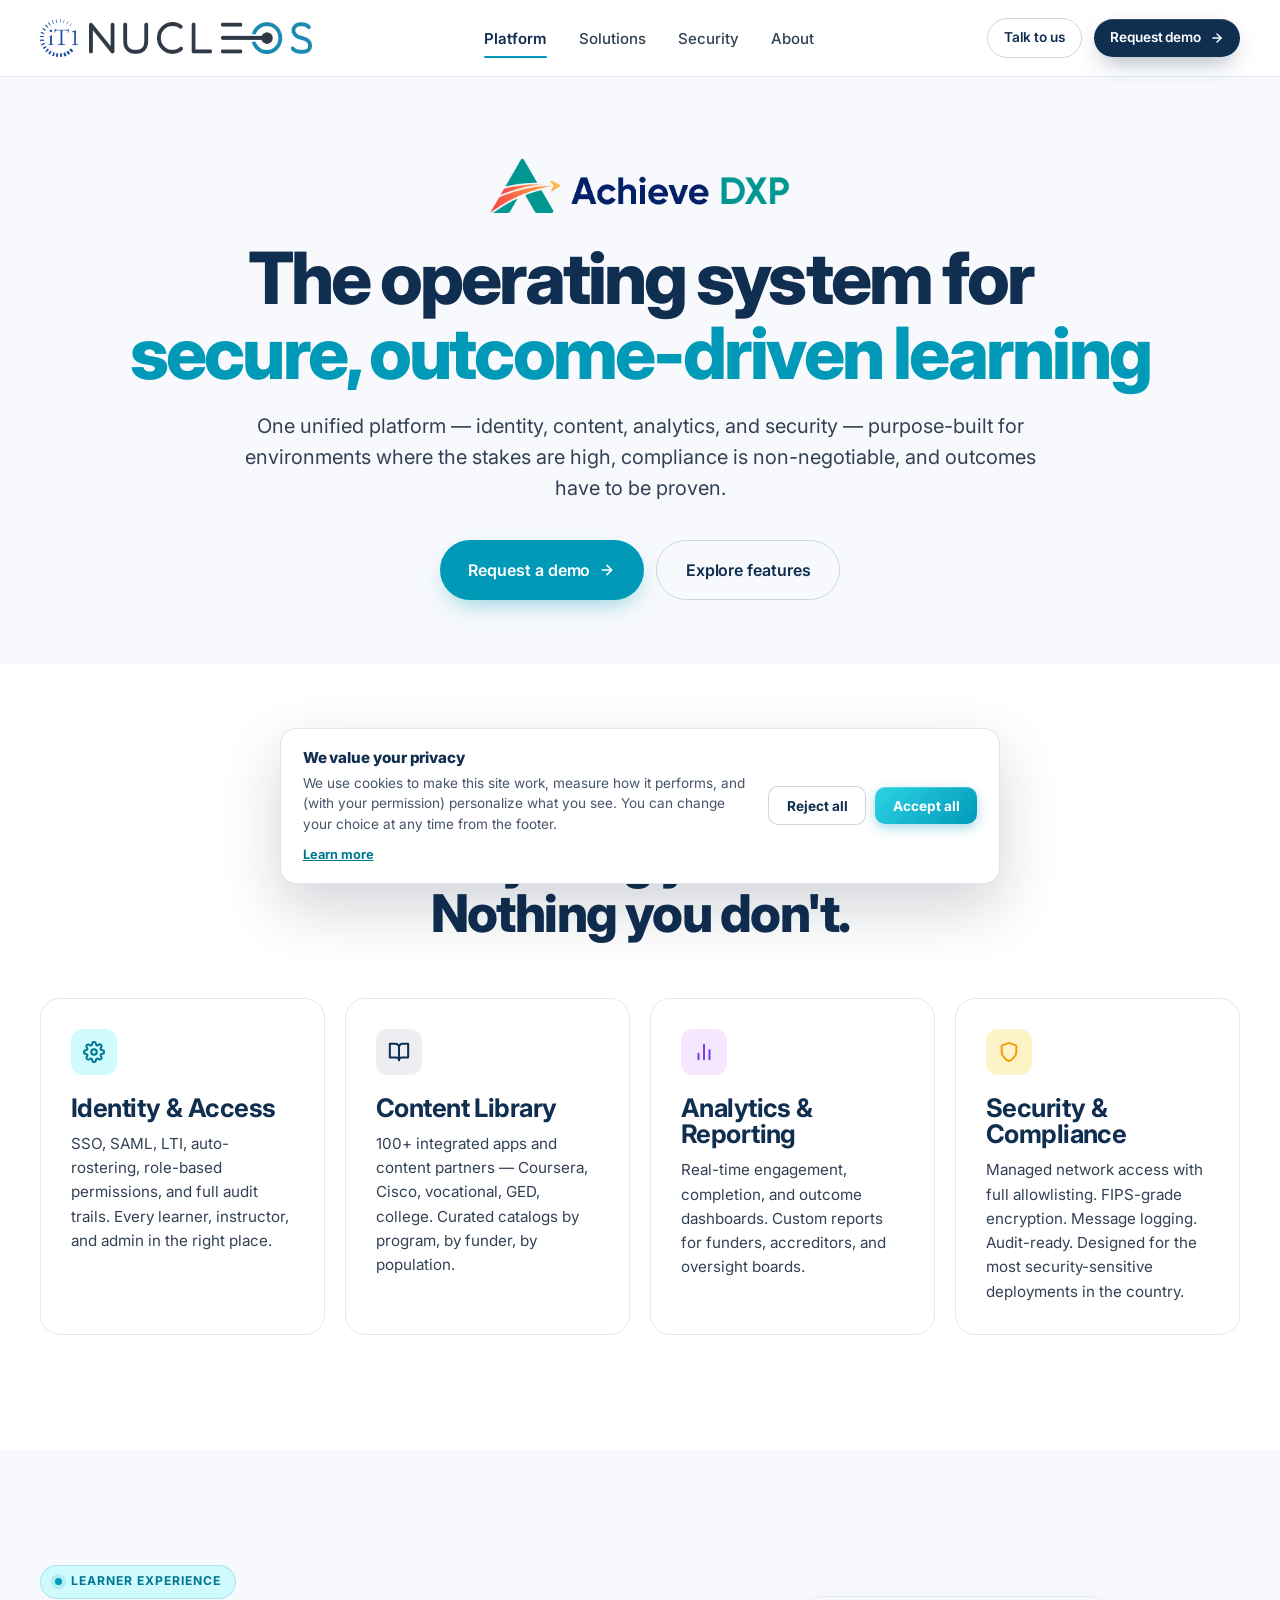
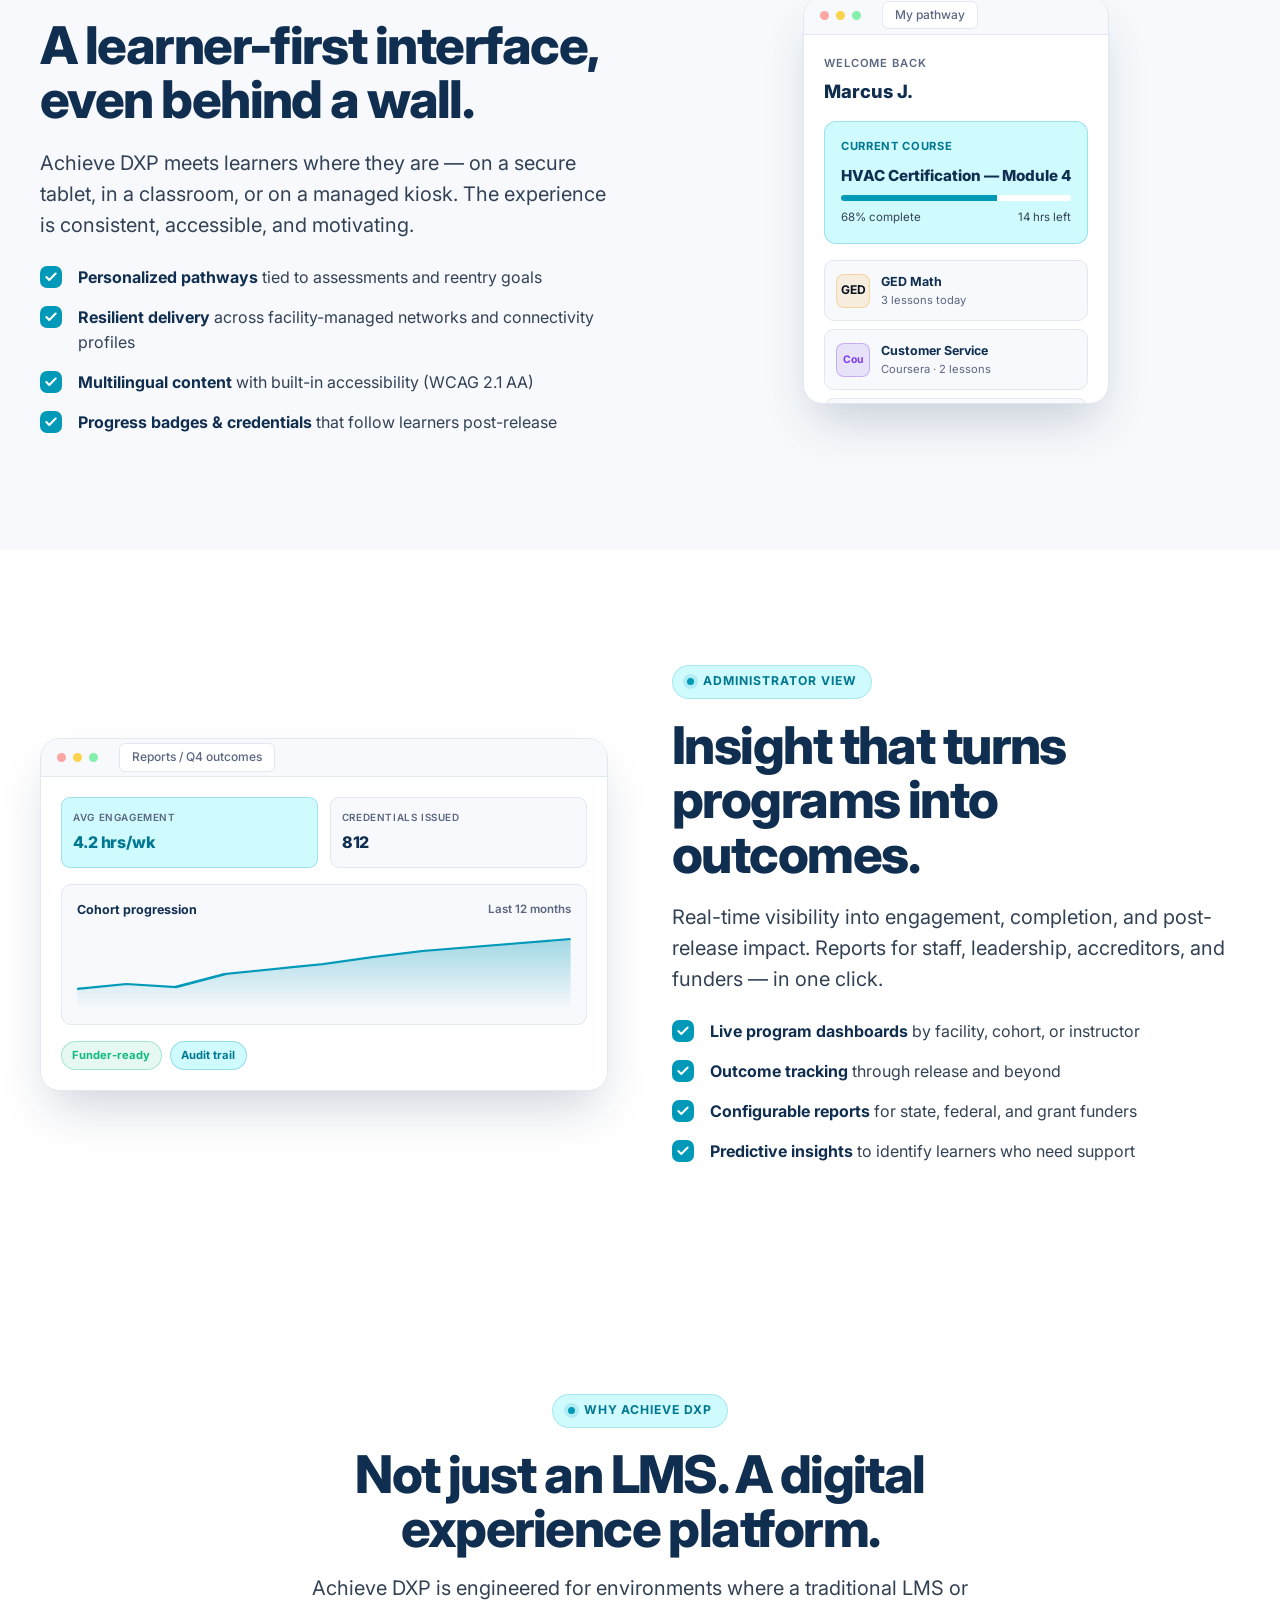
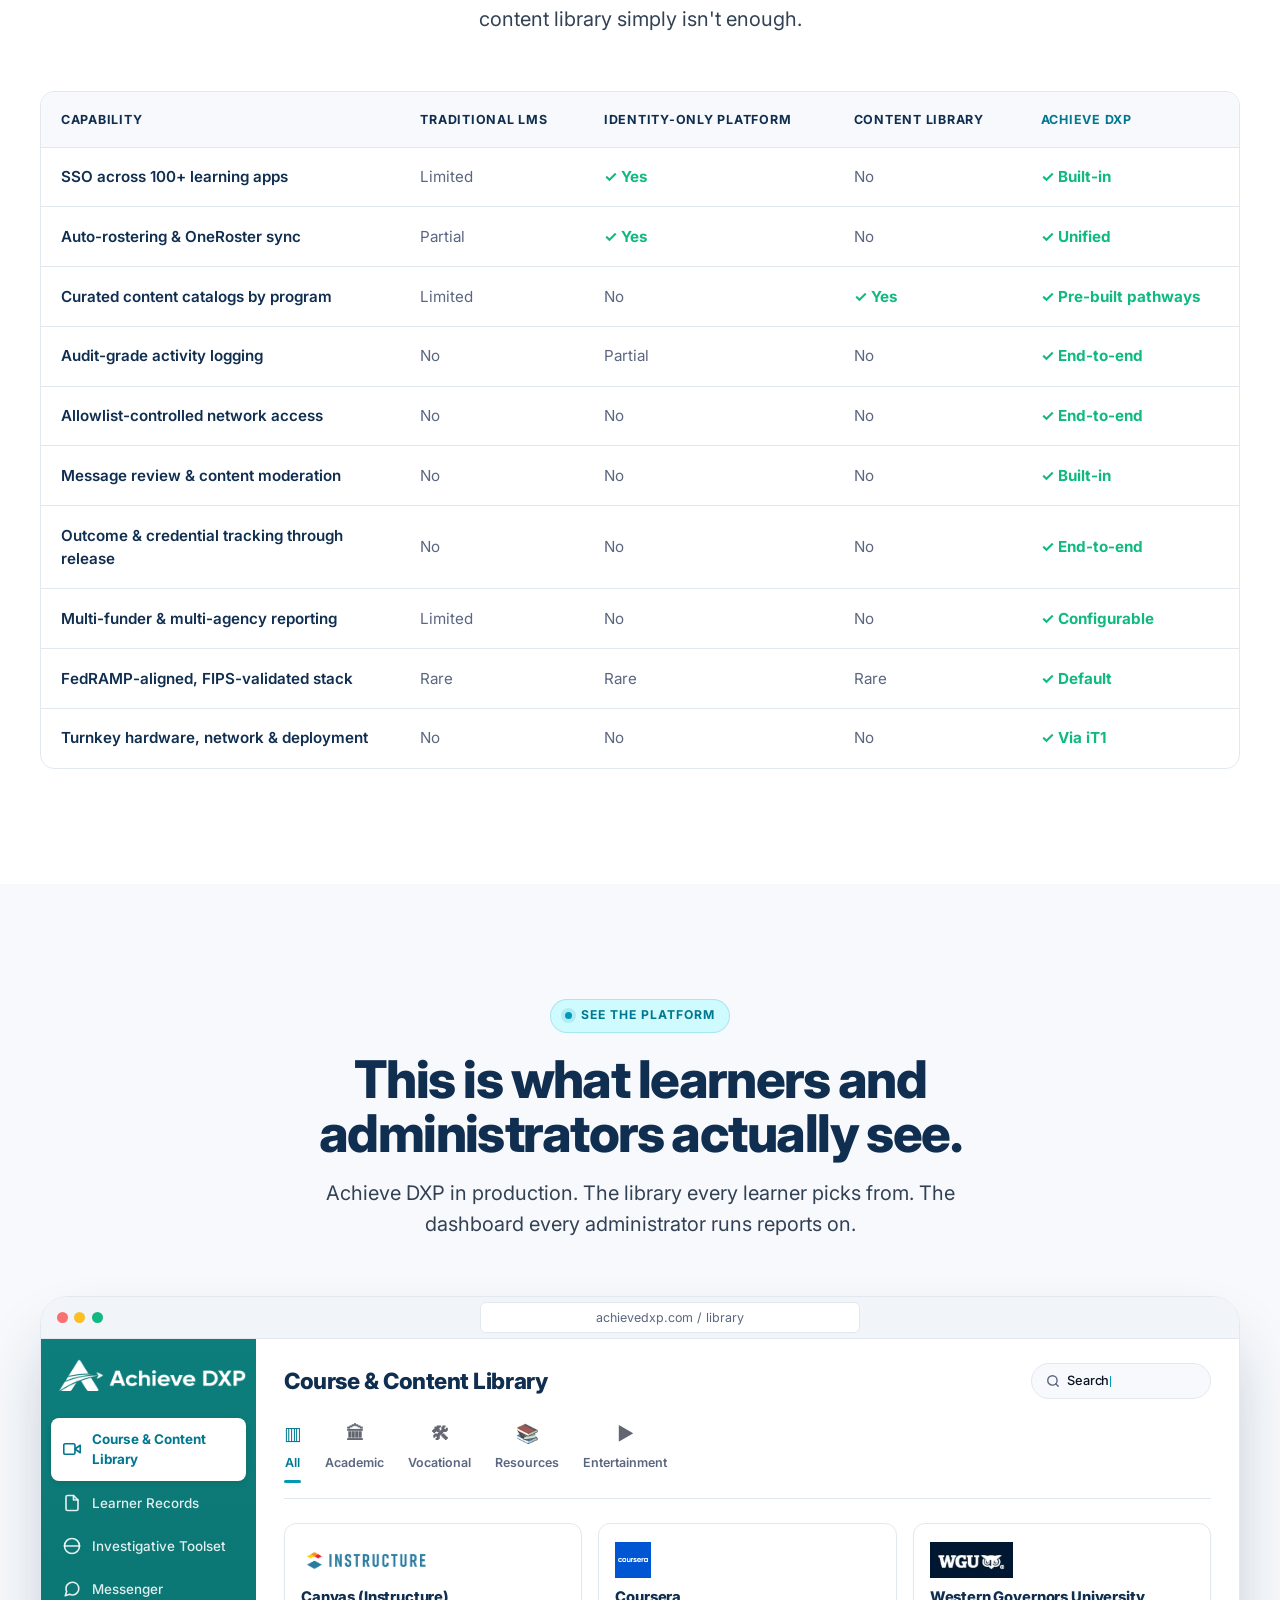
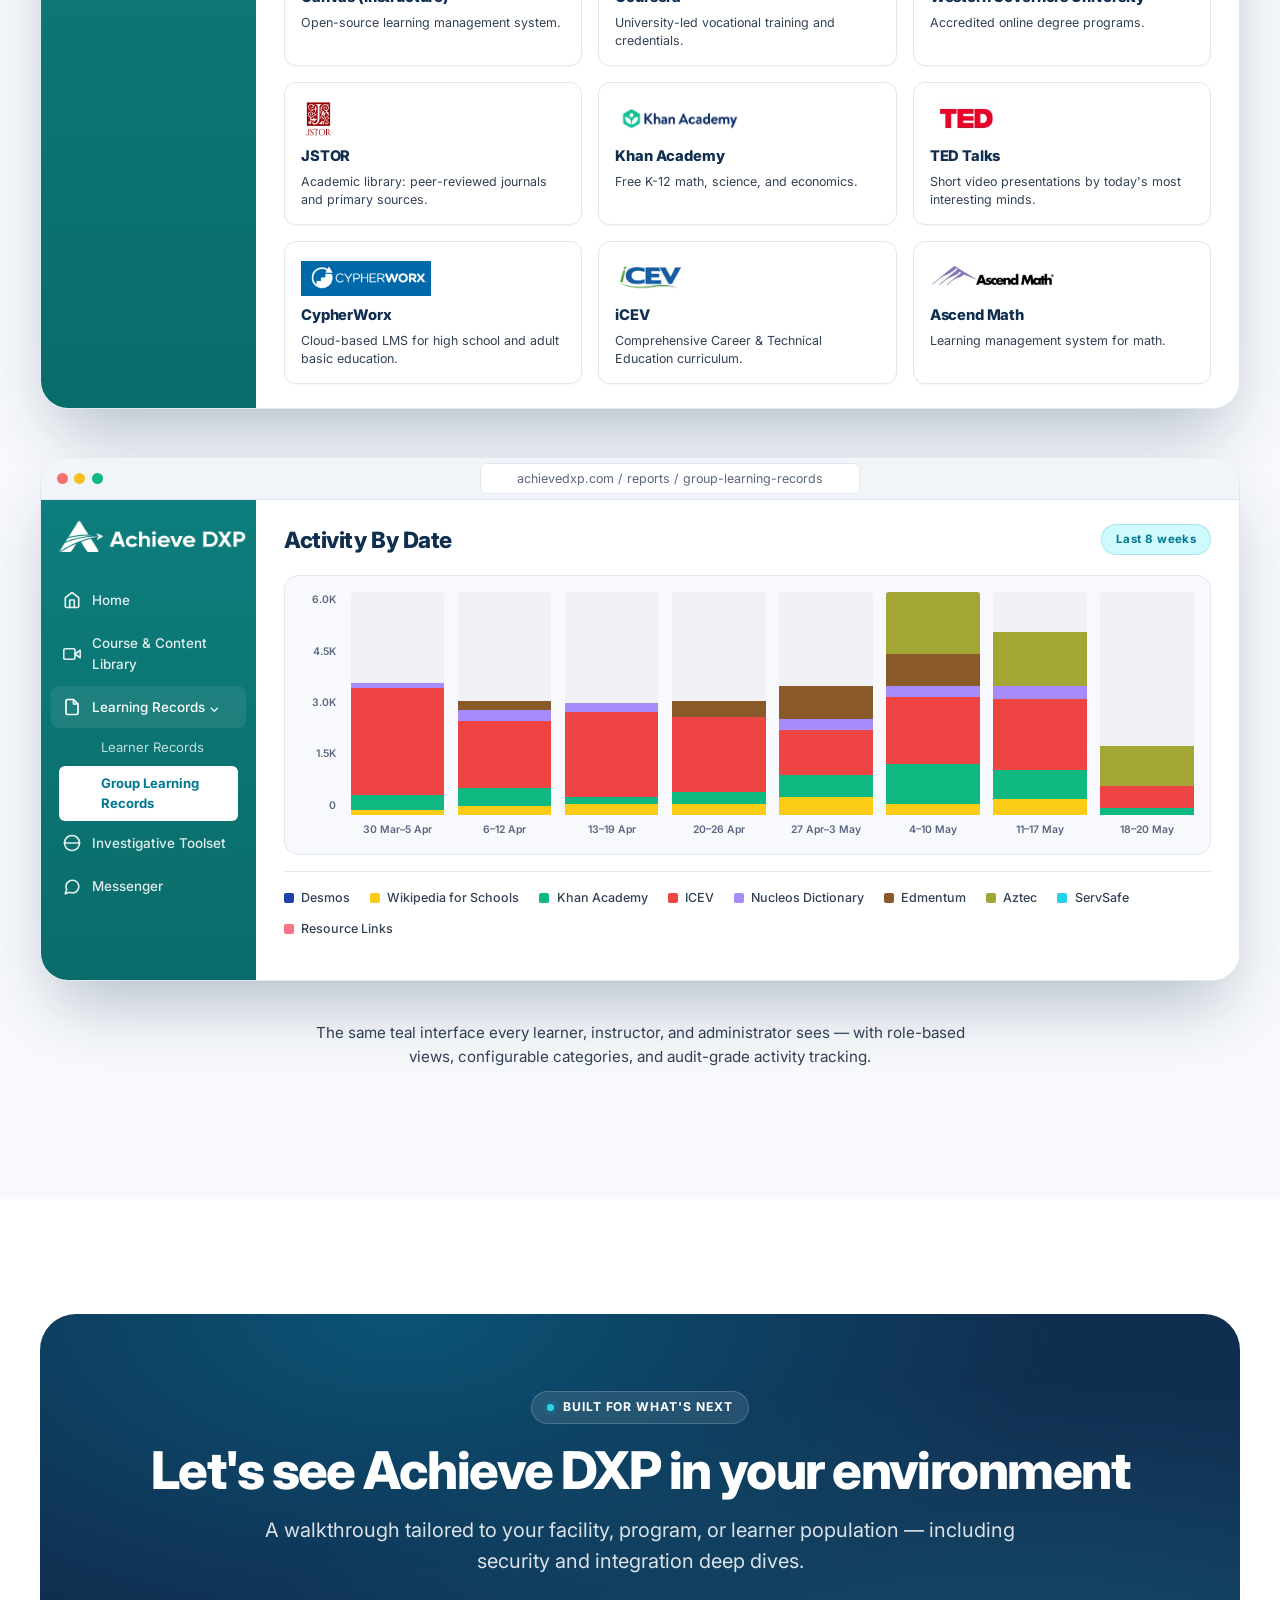
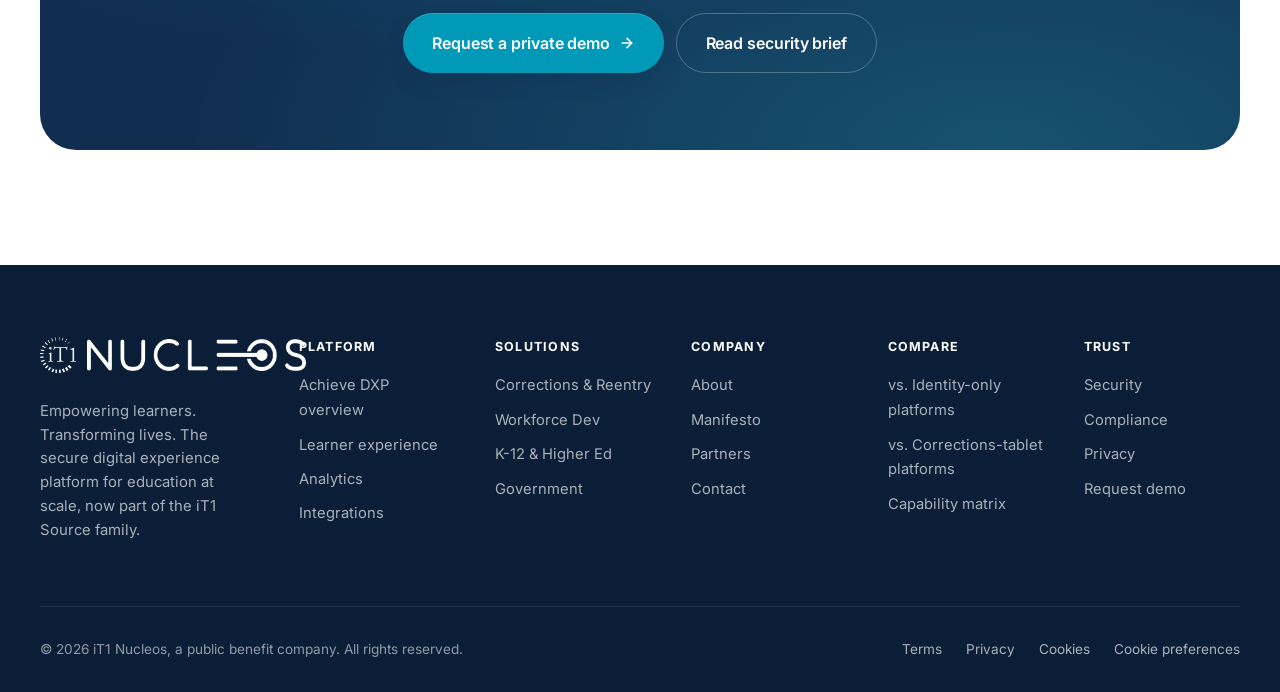
<file: platform.html>
<!doctype html>
<html lang="en">
<head>
<meta charset="utf-8" />
<meta name="viewport" content="width=device-width, initial-scale=1" />
<title>Achieve DXP — The Platform | iT1 Nucleos</title>
<meta name="description" content="Achieve DXP is the unified digital experience platform that powers personalized learning, secure access, and outcome reporting across the most demanding environments." />
<link rel="preconnect" href="https://fonts.googleapis.com" />
<link rel="preconnect" href="https://fonts.gstatic.com" crossorigin />
<link rel="stylesheet" href="https://fonts.googleapis.com/css2?family=Inter:wght@400;500;600;700;800&display=swap" />
<link rel="stylesheet" href="assets/css/styles.css" />
<link rel="icon" type="image/png" href="assets/images/nucleos-logo-official.png" />
</head>
<body>

<div class="nav-wrap">
  <nav class="container nav" aria-label="Primary">
    <a class="brand" href="index.html" aria-label="iT1 Nucleos">
      <img class="brand-it1" src="assets/images/it1-logo.png" alt="iT1" />
      <img class="brand-logo" src="assets/images/nucleos-logo-official.png" alt="Nucleos" />
    </a>
    <ul class="nav-links">
      <li><a href="platform.html" class="active">Platform</a></li>
      <li><a href="solutions.html">Solutions</a></li>
      <li><a href="security.html">Security</a></li>
      <li><a href="about.html">About</a></li>
    </ul>
    <div class="nav-cta">
      <a class="btn btn-ghost btn-sm" href="contact.html">Talk to us</a>
      <a class="btn btn-primary btn-sm" href="contact.html#demo">Request demo
        <svg class="arrow" width="14" height="14" viewBox="0 0 24 24" fill="none" stroke="currentColor" stroke-width="2.4" stroke-linecap="round" stroke-linejoin="round"><line x1="5" y1="12" x2="19" y2="12"/><polyline points="12 5 19 12 12 19"/></svg>
      </a>
      <button class="menu-toggle" data-menu-toggle aria-label="Open menu">
        <svg width="20" height="20" viewBox="0 0 24 24" fill="none" stroke="currentColor" stroke-width="2.4" stroke-linecap="round"><line x1="3" y1="6" x2="21" y2="6"/><line x1="3" y1="12" x2="21" y2="12"/><line x1="3" y1="18" x2="21" y2="18"/></svg>
      </button>
    </div>
  </nav>
</div>

<aside class="mobile-panel" data-mobile-panel>
  <button class="close" data-mobile-close aria-label="Close menu">
    <svg width="20" height="20" viewBox="0 0 24 24" fill="none" stroke="currentColor" stroke-width="2.4" stroke-linecap="round"><line x1="18" y1="6" x2="6" y2="18"/><line x1="6" y1="6" x2="18" y2="18"/></svg>
  </button>
  <a href="platform.html">Platform</a>
  <a href="solutions.html">Solutions</a>
  <a href="security.html">Security</a>
  <a href="about.html">About</a>
  <a href="contact.html">Contact</a>
  <a class="btn btn-primary" href="contact.html#demo">Request demo</a>
</aside>

<section class="page-head">
  <div class="container">
    <img src="assets/images/achievedxp-logo.png" alt="Achieve DXP" class="dxp-real-logo" />
    <h1>The operating system for<br/><span class="teal">secure, outcome-driven learning</span></h1>
    <p class="lead">One unified platform — identity, content, analytics, and security — purpose-built for environments where the stakes are high, compliance is non-negotiable, and outcomes have to be proven.</p>
    <div class="hero-actions" style="justify-content:center;margin-top:2.25rem">
      <a class="btn btn-teal btn-lg" href="contact.html#demo">Request a demo
        <svg class="arrow" width="16" height="16" viewBox="0 0 24 24" fill="none" stroke="currentColor" stroke-width="2.4" stroke-linecap="round" stroke-linejoin="round"><line x1="5" y1="12" x2="19" y2="12"/><polyline points="12 5 19 12 12 19"/></svg>
      </a>
      <a class="btn btn-ghost btn-lg" href="#features">Explore features</a>
    </div>
  </div>
</section>

<section class="section" id="features">
  <div class="container">
    <div class="section-head reveal">
      <span class="eyebrow"><span class="dot"></span> Four pillars</span>
      <h2 style="margin-top:1.25rem">Everything you need.<br/>Nothing you don't.</h2>
    </div>

    <div class="cards cards-4 reveal">
      <article class="card">
        <div class="card-icon">
          <svg width="22" height="22" viewBox="0 0 24 24" fill="none" stroke="currentColor" stroke-width="2.2" stroke-linecap="round" stroke-linejoin="round">
            <circle cx="12" cy="12" r="3"/>
            <path d="M19.4 15a1.65 1.65 0 00.33 1.82l.06.06a2 2 0 11-2.83 2.83l-.06-.06a1.65 1.65 0 00-1.82-.33 1.65 1.65 0 00-1 1.51V21a2 2 0 11-4 0v-.09a1.65 1.65 0 00-1-1.51 1.65 1.65 0 00-1.82.33l-.06.06a2 2 0 11-2.83-2.83l.06-.06a1.65 1.65 0 00.33-1.82 1.65 1.65 0 00-1.51-1H3a2 2 0 110-4h.09a1.65 1.65 0 001.51-1 1.65 1.65 0 00-.33-1.82l-.06-.06a2 2 0 112.83-2.83l.06.06a1.65 1.65 0 001.82.33H9a1.65 1.65 0 001-1.51V3a2 2 0 114 0v.09a1.65 1.65 0 001 1.51 1.65 1.65 0 001.82-.33l.06-.06a2 2 0 112.83 2.83l-.06.06a1.65 1.65 0 00-.33 1.82V9a1.65 1.65 0 001.51 1H21a2 2 0 110 4h-.09a1.65 1.65 0 00-1.51 1z"/>
          </svg>
        </div>
        <h3>Identity &amp; Access</h3>
        <p>SSO, SAML, LTI, auto-rostering, role-based permissions, and full audit trails. Every learner, instructor, and admin in the right place.</p>
      </article>

      <article class="card">
        <div class="card-icon navy">
          <svg width="22" height="22" viewBox="0 0 24 24" fill="none" stroke="currentColor" stroke-width="2.2" stroke-linecap="round" stroke-linejoin="round">
            <path d="M2 3h6a4 4 0 014 4v14a3 3 0 00-3-3H2z"/>
            <path d="M22 3h-6a4 4 0 00-4 4v14a3 3 0 013-3h7z"/>
          </svg>
        </div>
        <h3>Content Library</h3>
        <p>100+ integrated apps and content partners — Coursera, Cisco, vocational, GED, college. Curated catalogs by program, by funder, by population.</p>
      </article>

      <article class="card">
        <div class="card-icon violet">
          <svg width="22" height="22" viewBox="0 0 24 24" fill="none" stroke="currentColor" stroke-width="2.2" stroke-linecap="round" stroke-linejoin="round">
            <line x1="18" y1="20" x2="18" y2="10"/>
            <line x1="12" y1="20" x2="12" y2="4"/>
            <line x1="6" y1="20" x2="6" y2="14"/>
          </svg>
        </div>
        <h3>Analytics &amp; Reporting</h3>
        <p>Real-time engagement, completion, and outcome dashboards. Custom reports for funders, accreditors, and oversight boards.</p>
      </article>

      <article class="card">
        <div class="card-icon gold">
          <svg width="22" height="22" viewBox="0 0 24 24" fill="none" stroke="currentColor" stroke-width="2.2" stroke-linecap="round" stroke-linejoin="round">
            <path d="M12 22s8-4 8-10V5l-8-3-8 3v7c0 6 8 10 8 10z"/>
          </svg>
        </div>
        <h3>Security &amp; Compliance</h3>
        <p>Managed network access with full allowlisting. FIPS-grade encryption. Message logging. Audit-ready. Designed for the most security-sensitive deployments in the country.</p>
      </article>
    </div>
  </div>
</section>

<section class="section bg-soft" id="learner">
  <div class="container">
    <div class="split reveal">
      <div>
        <span class="eyebrow"><span class="dot"></span> Learner experience</span>
        <h2 style="margin-top:1.25rem">A learner-first interface, even behind a wall.</h2>
        <p class="lead" style="margin-top:1.25rem">Achieve DXP meets learners where they are — on a secure tablet, in a classroom, or on a managed kiosk. The experience is consistent, accessible, and motivating.</p>
        <ul class="feature-list">
          <li><span><strong>Personalized pathways</strong> tied to assessments and reentry goals</span></li>
          <li><span><strong>Resilient delivery</strong> across facility-managed networks and connectivity profiles</span></li>
          <li><span><strong>Multilingual content</strong> with built-in accessibility (WCAG 2.1 AA)</span></li>
          <li><span><strong>Progress badges &amp; credentials</strong> that follow learners post-release</span></li>
        </ul>
      </div>
      <div class="mockup" style="aspect-ratio: 3 / 4; max-width: 380px; margin: 0 auto" aria-hidden="true">
        <div class="mockup-top">
          <span class="mockup-dot r"></span>
          <span class="mockup-dot y"></span>
          <span class="mockup-dot g"></span>
          <span class="mockup-tab">My pathway</span>
        </div>
        <div style="padding: 1.25rem; display:flex; flex-direction:column; gap: 1rem; height: calc(100% - 38px); background: white">
          <div>
            <div style="font-size:0.7rem;color:var(--ink-mute);text-transform:uppercase;letter-spacing:0.08em;font-weight:600">Welcome back</div>
            <div style="font-size:1.15rem;font-weight:800;margin-top:0.3rem;color:var(--navy)">Marcus J.</div>
          </div>
          <div style="background:var(--brand-teal-tint);border:1px solid rgba(0,153,184,0.25);border-radius:12px;padding:1rem;display:flex;flex-direction:column;gap:0.5rem">
            <div style="font-size:0.7rem;color:var(--brand-teal-deep);font-weight:700;letter-spacing:0.06em;text-transform:uppercase">Current course</div>
            <div style="font-weight:800;font-size:0.95rem;color:var(--navy)">HVAC Certification — Module 4</div>
            <div style="height:6px;background:white;border-radius:3px;overflow:hidden">
              <div style="width:68%;height:100%;background:var(--brand-teal)"></div>
            </div>
            <div style="font-size:0.72rem;color:var(--ink-soft);display:flex;justify-content:space-between"><span>68% complete</span><span>14 hrs left</span></div>
          </div>
          <div style="display:flex;flex-direction:column;gap:0.5rem;flex:1">
            <div style="background:var(--bg-soft);border:1px solid var(--line);border-radius:10px;padding:0.7rem;display:flex;align-items:center;gap:0.7rem">
              <div style="width:34px;height:34px;border-radius:8px;background:rgba(245,158,11,0.12);border:1px solid rgba(245,158,11,0.3);display:grid;place-items:center;color:var(--accent);font-size:0.75rem;font-weight:700">GED</div>
              <div style="flex:1;font-size:0.78rem"><div style="font-weight:700;color:var(--navy)">GED Math</div><div style="color:var(--ink-mute);font-size:0.7rem">3 lessons today</div></div>
            </div>
            <div style="background:var(--bg-soft);border:1px solid var(--line);border-radius:10px;padding:0.7rem;display:flex;align-items:center;gap:0.7rem">
              <div style="width:34px;height:34px;border-radius:8px;background:rgba(124,58,237,0.12);border:1px solid rgba(124,58,237,0.3);display:grid;place-items:center;color:var(--violet);font-size:0.65rem;font-weight:700">Cou</div>
              <div style="flex:1;font-size:0.78rem"><div style="font-weight:700;color:var(--navy)">Customer Service</div><div style="color:var(--ink-mute);font-size:0.7rem">Coursera · 2 lessons</div></div>
            </div>
            <div style="background:var(--bg-soft);border:1px solid var(--line);border-radius:10px;padding:0.7rem;display:flex;align-items:center;gap:0.7rem">
              <div style="width:34px;height:34px;border-radius:8px;background:rgba(16,185,129,0.12);border:1px solid rgba(16,185,129,0.3);display:grid;place-items:center;color:var(--emerald);font-size:0.65rem;font-weight:700">Csco</div>
              <div style="flex:1;font-size:0.78rem"><div style="font-weight:700;color:var(--navy)">Networking I</div><div style="color:var(--ink-mute);font-size:0.7rem">Cisco · Quiz ready</div></div>
            </div>
          </div>
        </div>
      </div>
    </div>
  </div>
</section>

<section class="section" id="analytics">
  <div class="container">
    <div class="split split-rev reveal">
      <div>
        <span class="eyebrow"><span class="dot"></span> Administrator view</span>
        <h2 style="margin-top:1.25rem">Insight that turns programs into outcomes.</h2>
        <p class="lead" style="margin-top:1.25rem">Real-time visibility into engagement, completion, and post-release impact. Reports for staff, leadership, accreditors, and funders — in one click.</p>
        <ul class="feature-list">
          <li><span><strong>Live program dashboards</strong> by facility, cohort, or instructor</span></li>
          <li><span><strong>Outcome tracking</strong> through release and beyond</span></li>
          <li><span><strong>Configurable reports</strong> for state, federal, and grant funders</span></li>
          <li><span><strong>Predictive insights</strong> to identify learners who need support</span></li>
        </ul>
      </div>
      <div class="mockup" aria-hidden="true">
        <div class="mockup-top">
          <span class="mockup-dot r"></span>
          <span class="mockup-dot y"></span>
          <span class="mockup-dot g"></span>
          <span class="mockup-tab">Reports / Q4 outcomes</span>
        </div>
        <div style="padding: 1.25rem; display:flex; flex-direction:column; gap:1rem; background: white">
          <div style="display:grid;grid-template-columns:repeat(2,1fr);gap:0.7rem">
            <div class="mock-tile accent">
              <span class="lbl">Avg engagement</span>
              <span class="val">4.2 hrs/wk</span>
            </div>
            <div class="mock-tile">
              <span class="lbl">Credentials issued</span>
              <span class="val">812</span>
            </div>
          </div>
          <div style="background:var(--bg-soft);border:1px solid var(--line);border-radius:10px;padding:0.95rem;display:flex;flex-direction:column">
            <div style="display:flex;justify-content:space-between;align-items:center;margin-bottom:0.6rem">
              <span style="font-size:0.78rem;color:var(--navy);font-weight:700">Cohort progression</span>
              <span style="font-size:0.72rem;color:var(--ink-mute);font-weight:600">Last 12 months</span>
            </div>
            <svg viewBox="0 0 200 80" preserveAspectRatio="none" style="width:100%;height:80px">
              <defs>
                <linearGradient id="ln1" x1="0" y1="0" x2="0" y2="1">
                  <stop offset="0%" stop-color="#0099b8" stop-opacity="0.35"/>
                  <stop offset="100%" stop-color="#0099b8" stop-opacity="0"/>
                </linearGradient>
              </defs>
              <path d="M0,60 L20,55 L40,58 L60,45 L80,40 L100,35 L120,28 L140,22 L160,18 L180,14 L200,10 L200,80 L0,80 Z" fill="url(#ln1)"/>
              <path d="M0,60 L20,55 L40,58 L60,45 L80,40 L100,35 L120,28 L140,22 L160,18 L180,14 L200,10" fill="none" stroke="#0099b8" stroke-width="2.2"/>
            </svg>
          </div>
          <div style="display:flex;gap:0.5rem;flex-wrap:wrap">
            <span style="font-size:0.7rem;background:rgba(16,185,129,0.1);color:var(--emerald);border:1px solid rgba(16,185,129,0.3);padding:0.3rem 0.65rem;border-radius:999px;font-weight:700">Funder-ready</span>
            <span style="font-size:0.7rem;background:var(--brand-teal-tint);color:var(--brand-teal-deep);border:1px solid rgba(0,153,184,0.3);padding:0.3rem 0.65rem;border-radius:999px;font-weight:700">Audit trail</span>
          </div>
        </div>
      </div>
    </div>
  </div>
</section>

<section class="section">
  <div class="container">
    <div class="section-head reveal">
      <span class="eyebrow"><span class="dot"></span> Why Achieve DXP</span>
      <h2 style="margin-top:1.25rem">Not just an LMS. A digital experience platform.</h2>
      <p class="lead">Achieve DXP is engineered for environments where a traditional LMS or content library simply isn't enough.</p>
    </div>

    <div class="reveal" style="overflow-x:auto">
      <table class="matrix">
        <thead>
          <tr>
            <th style="width:30%">Capability</th>
            <th>Traditional LMS</th>
            <th>Identity-only platform</th>
            <th>Content library</th>
            <th style="color:var(--brand-teal-deep)">Achieve DXP</th>
          </tr>
        </thead>
        <tbody>
          <tr><td>SSO across 100+ learning apps</td><td class="text-mute">Limited</td><td class="check">✓ Yes</td><td class="text-mute">No</td><td class="check">✓ Built-in</td></tr>
          <tr><td>Auto-rostering &amp; OneRoster sync</td><td class="text-mute">Partial</td><td class="check">✓ Yes</td><td class="text-mute">No</td><td class="check">✓ Unified</td></tr>
          <tr><td>Curated content catalogs by program</td><td class="text-mute">Limited</td><td class="text-mute">No</td><td class="check">✓ Yes</td><td class="check">✓ Pre-built pathways</td></tr>
          <tr><td>Audit-grade activity logging</td><td class="text-mute">No</td><td class="text-mute">Partial</td><td class="text-mute">No</td><td class="check">✓ End-to-end</td></tr>
          <tr><td>Allowlist-controlled network access</td><td class="text-mute">No</td><td class="text-mute">No</td><td class="text-mute">No</td><td class="check">✓ End-to-end</td></tr>
          <tr><td>Message review &amp; content moderation</td><td class="text-mute">No</td><td class="text-mute">No</td><td class="text-mute">No</td><td class="check">✓ Built-in</td></tr>
          <tr><td>Outcome &amp; credential tracking through release</td><td class="text-mute">No</td><td class="text-mute">No</td><td class="text-mute">No</td><td class="check">✓ End-to-end</td></tr>
          <tr><td>Multi-funder &amp; multi-agency reporting</td><td class="text-mute">Limited</td><td class="text-mute">No</td><td class="text-mute">No</td><td class="check">✓ Configurable</td></tr>
          <tr><td>FedRAMP-aligned, FIPS-validated stack</td><td class="text-mute">Rare</td><td class="text-mute">Rare</td><td class="text-mute">Rare</td><td class="check">✓ Default</td></tr>
          <tr><td>Turnkey hardware, network &amp; deployment</td><td class="text-mute">No</td><td class="text-mute">No</td><td class="text-mute">No</td><td class="check">✓ Via iT1</td></tr>
        </tbody>
      </table>
    </div>
  </div>
</section>

<!-- SEE THE PLATFORM — high-fidelity product UI previews -->
<section class="section bg-soft" id="see-it">
  <div class="container">
    <div class="section-head" data-reveal="up">
      <span class="eyebrow"><span class="dot"></span> See the platform</span>
      <h2 style="margin-top:1.25rem">This is what learners and administrators actually see.</h2>
      <p class="lead">Achieve DXP in production. The library every learner picks from. The dashboard every administrator runs reports on.</p>
    </div>

    <!-- Course & Content Library preview -->
    <div class="product-shot" data-reveal="up">
      <div class="ps-frame">
        <div class="ps-frame-dots"><span></span><span></span><span></span></div>
        <div class="ps-frame-url" data-frame-url>achievedxp.com / library</div>
      </div>
      <div class="ps-app">
        <aside class="ps-side">
          <img src="assets/images/achievedxp-logo.png" alt="Achieve DXP" class="ps-side-logo" />
          <div class="ps-nav">
            <div class="ps-nav-item active" data-view="library"><svg width="18" height="18" viewBox="0 0 24 24" fill="none" stroke="currentColor" stroke-width="2.2" stroke-linecap="round" stroke-linejoin="round"><polygon points="23 7 16 12 23 17 23 7"/><rect x="1" y="5" width="15" height="14" rx="2"/></svg> Course &amp; Content Library</div>
            <div class="ps-nav-item" data-view="records"><svg width="18" height="18" viewBox="0 0 24 24" fill="none" stroke="currentColor" stroke-width="2.2" stroke-linecap="round" stroke-linejoin="round"><path d="M14 2H6a2 2 0 00-2 2v16a2 2 0 002 2h12a2 2 0 002-2V8z"/><polyline points="14 2 14 8 20 8"/></svg> Learner Records</div>
            <div class="ps-nav-item" data-view="toolset"><svg width="18" height="18" viewBox="0 0 24 24" fill="none" stroke="currentColor" stroke-width="2.2" stroke-linecap="round" stroke-linejoin="round"><circle cx="12" cy="12" r="10"/><line x1="2" y1="12" x2="22" y2="12"/></svg> Investigative Toolset</div>
            <div class="ps-nav-item" data-view="messenger"><svg width="18" height="18" viewBox="0 0 24 24" fill="none" stroke="currentColor" stroke-width="2.2" stroke-linecap="round" stroke-linejoin="round"><path d="M21 11.5a8.38 8.38 0 01-.9 3.8 8.5 8.5 0 01-7.6 4.7 8.38 8.38 0 01-3.8-.9L3 21l1.9-5.7a8.38 8.38 0 01-.9-3.8 8.5 8.5 0 014.7-7.6 8.38 8.38 0 013.8-.9h.5a8.48 8.48 0 018 8v.5z"/></svg> Messenger</div>
          </div>
        </aside>
        <main class="ps-main">
          <!-- LIBRARY VIEW (default) -->
          <div class="ps-view active" data-view-panel="library">
            <div class="ps-topbar">
              <h3 class="ps-h">Course &amp; Content Library</h3>
              <div class="ps-search" data-search><svg width="14" height="14" viewBox="0 0 24 24" fill="none" stroke="currentColor" stroke-width="2.4" stroke-linecap="round" stroke-linejoin="round"><circle cx="11" cy="11" r="8"/><line x1="21" y1="21" x2="16.65" y2="16.65"/></svg> <span class="ps-search-text" data-search-text>Search</span></div>
            </div>
            <div class="ps-cats" data-cats>
              <div class="ps-cat active" data-cat-filter="all"><span class="ps-cat-i">▥</span>All</div>
              <div class="ps-cat" data-cat-filter="academic"><span class="ps-cat-i">🏛</span>Academic</div>
              <div class="ps-cat" data-cat-filter="vocational"><span class="ps-cat-i">🛠</span>Vocational</div>
              <div class="ps-cat" data-cat-filter="resources"><span class="ps-cat-i">📚</span>Resources</div>
              <div class="ps-cat" data-cat-filter="entertainment"><span class="ps-cat-i">▶</span>Entertainment</div>
            </div>
            <div class="ps-apps" data-apps>
              <button type="button" class="ps-app-card" data-cat="all academic" data-url="https://www.instructure.com/" data-name="Canvas (Instructure)" data-logo="assets/images/partners/canvas-instructure.png"><div class="ps-app-logo-wrap"><img src="assets/images/partners/canvas-instructure.png" alt="Canvas (Instructure)" class="ps-app-logo" loading="lazy" /></div><div class="ps-app-name">Canvas (Instructure)</div><div class="ps-app-desc">Open-source learning management system.</div></button>
              <button type="button" class="ps-app-card" data-cat="all vocational" data-url="https://www.coursera.org/" data-name="Coursera" data-logo="assets/images/partners/coursera.png"><div class="ps-app-logo-wrap"><img src="assets/images/partners/coursera.png" alt="Coursera" class="ps-app-logo" loading="lazy" /></div><div class="ps-app-name">Coursera</div><div class="ps-app-desc">University-led vocational training and credentials.</div></button>
              <button type="button" class="ps-app-card" data-cat="all academic" data-url="https://www.wgu.edu/" data-name="Western Governors University" data-logo="assets/images/partners/western-governors-university.jpg"><div class="ps-app-logo-wrap"><img src="assets/images/partners/western-governors-university.jpg" alt="Western Governors University" class="ps-app-logo" loading="lazy" /></div><div class="ps-app-name">Western Governors University</div><div class="ps-app-desc">Accredited online degree programs.</div></button>
              <button type="button" class="ps-app-card" data-cat="all academic resources" data-url="https://www.jstor.org/" data-name="JSTOR" data-logo="assets/images/partners/jstor.png"><div class="ps-app-logo-wrap"><img src="assets/images/partners/jstor.png" alt="JSTOR" class="ps-app-logo" loading="lazy" /></div><div class="ps-app-name">JSTOR</div><div class="ps-app-desc">Academic library: peer-reviewed journals and primary sources.</div></button>
              <button type="button" class="ps-app-card" data-cat="all academic" data-url="https://www.khanacademy.org/" data-name="Khan Academy" data-logo="assets/images/partners/khan-academy.png"><div class="ps-app-logo-wrap"><img src="assets/images/partners/khan-academy.png" alt="Khan Academy" class="ps-app-logo" loading="lazy" /></div><div class="ps-app-name">Khan Academy</div><div class="ps-app-desc">Free K-12 math, science, and economics.</div></button>
              <button type="button" class="ps-app-card" data-cat="all entertainment resources" data-url="https://www.ted.com/" data-name="TED Talks" data-logo="assets/images/partners/ted-talks.jpg"><div class="ps-app-logo-wrap"><img src="assets/images/partners/ted-talks.jpg" alt="TED Talks" class="ps-app-logo" loading="lazy" /></div><div class="ps-app-name">TED Talks</div><div class="ps-app-desc">Short video presentations by today&#x27;s most interesting minds.</div></button>
              <button type="button" class="ps-app-card" data-cat="all academic" data-url="https://cypherworx.com/" data-name="CypherWorx" data-logo="assets/images/partners/cypherworx.png"><div class="ps-app-logo-wrap"><img src="assets/images/partners/cypherworx.png" alt="CypherWorx" class="ps-app-logo" loading="lazy" /></div><div class="ps-app-name">CypherWorx</div><div class="ps-app-desc">Cloud-based LMS for high school and adult basic education.</div></button>
              <button type="button" class="ps-app-card" data-cat="all vocational academic" data-url="https://www.icevonline.com/" data-name="iCEV" data-logo="assets/images/partners/icev.png"><div class="ps-app-logo-wrap"><img src="assets/images/partners/icev.png" alt="iCEV" class="ps-app-logo" loading="lazy" /></div><div class="ps-app-name">iCEV</div><div class="ps-app-desc">Comprehensive Career &amp; Technical Education curriculum.</div></button>
              <button type="button" class="ps-app-card" data-cat="all academic" data-url="https://www.ascendmath.com/" data-name="Ascend Math" data-logo="assets/images/partners/ascend-math.jpg"><div class="ps-app-logo-wrap"><img src="assets/images/partners/ascend-math.jpg" alt="Ascend Math" class="ps-app-logo" loading="lazy" /></div><div class="ps-app-name">Ascend Math</div><div class="ps-app-desc">Learning management system for math.</div></button>
            </div>

            <!-- IFRAME OVERLAY (hidden by default) -->
            <div class="ps-iframe-overlay" data-iframe-overlay>
              <div class="ps-iframe-bar">
                <button type="button" class="ps-iframe-back" data-iframe-back>
                  <svg width="16" height="16" viewBox="0 0 24 24" fill="none" stroke="currentColor" stroke-width="2.4" stroke-linecap="round" stroke-linejoin="round"><line x1="19" y1="12" x2="5" y2="12"/><polyline points="12 19 5 12 12 5"/></svg>
                  Library
                </button>
                <div class="ps-iframe-app">
                  <img class="ps-iframe-logo" data-iframe-logo alt="" />
                  <span class="ps-iframe-name" data-iframe-name></span>
                </div>
                <a class="ps-iframe-external" data-iframe-external href="#" target="_blank" rel="noopener">
                  Open in new tab
                  <svg width="13" height="13" viewBox="0 0 24 24" fill="none" stroke="currentColor" stroke-width="2.4" stroke-linecap="round" stroke-linejoin="round"><path d="M18 13v6a2 2 0 01-2 2H5a2 2 0 01-2-2V8a2 2 0 012-2h6"/><polyline points="15 3 21 3 21 9"/><line x1="10" y1="14" x2="21" y2="3"/></svg>
                </a>
              </div>
              <div class="ps-iframe-stage" data-iframe-stage>
                <div class="ps-iframe-loader" data-iframe-loader>
                  <div class="ps-spinner"></div>
                  <p>Loading <span data-iframe-loader-name></span>&hellip;</p>
                </div>
                <iframe class="ps-iframe-el" data-iframe-el title="Embedded app" sandbox="allow-scripts allow-same-origin allow-forms allow-popups allow-popups-to-escape-sandbox"></iframe>
                <div class="ps-iframe-blocked" data-iframe-blocked>
                  <img class="ps-iframe-blocked-logo" data-iframe-blocked-logo alt="" />
                  <h4 data-iframe-blocked-name></h4>
                  <p>Achieve DXP launches every partner app in a secure, allowlisted session of its own.<br/>Click below to open it.</p>
                  <a class="btn btn-teal btn-lg" data-iframe-blocked-link href="#" target="_blank" rel="noopener">
                    Open <span data-iframe-blocked-name2></span>
                    <svg class="arrow" width="14" height="14" viewBox="0 0 24 24" fill="none" stroke="currentColor" stroke-width="2.4" stroke-linecap="round" stroke-linejoin="round"><path d="M18 13v6a2 2 0 01-2 2H5a2 2 0 01-2-2V8a2 2 0 012-2h6"/><polyline points="15 3 21 3 21 9"/><line x1="10" y1="14" x2="21" y2="3"/></svg>
                  </a>
                  <div class="ps-iframe-meta">
                    <span class="ps-iframe-meta-pill"><svg width="12" height="12" viewBox="0 0 24 24" fill="none" stroke="currentColor" stroke-width="2.6" stroke-linecap="round" stroke-linejoin="round"><path d="M12 22s8-4 8-10V5l-8-3-8 3v7c0 6 8 10 8 10z"/></svg> Allowlisted</span>
                    <span class="ps-iframe-meta-pill"><svg width="12" height="12" viewBox="0 0 24 24" fill="none" stroke="currentColor" stroke-width="2.6" stroke-linecap="round" stroke-linejoin="round"><polyline points="20 6 9 17 4 12"/></svg> Logged</span>
                    <span class="ps-iframe-meta-pill"><svg width="12" height="12" viewBox="0 0 24 24" fill="none" stroke="currentColor" stroke-width="2.6" stroke-linecap="round" stroke-linejoin="round"><circle cx="12" cy="12" r="10"/><polyline points="12 6 12 12 16 14"/></svg> SSO</span>
                  </div>
                </div>
              </div>
            </div>
          </div>

          <!-- LEARNER RECORDS VIEW -->
          <div class="ps-view" data-view-panel="records">
            <div class="ps-topbar">
              <h3 class="ps-h">Learner Records</h3>
              <span class="ps-chip">12 active</span>
            </div>
            <div class="ps-table">
              <div class="ps-tr ps-th"><span>Learner</span><span>Current Course</span><span>Progress</span><span>Last Active</span><span></span></div>
              <div class="ps-tr"><span class="ps-learner"><i style="background:#fbbf24">MJ</i> Marcus J.</span><span>HVAC Certification</span><span><div class="ps-pbar"><i style="width:68%"></i></div> 68%</span><span>2 hrs ago</span><span class="ps-link-c">View →</span></div>
              <div class="ps-tr"><span class="ps-learner"><i style="background:#22d3ee">SW</i> Sarah W.</span><span>GED Math Prep</span><span><div class="ps-pbar"><i style="width:92%"></i></div> 92%</span><span>15 min ago</span><span class="ps-link-c">View →</span></div>
              <div class="ps-tr"><span class="ps-learner"><i style="background:#a78bfa">DR</i> Derek R.</span><span>Coursera: Customer Service</span><span><div class="ps-pbar"><i style="width:45%"></i></div> 45%</span><span>1 day ago</span><span class="ps-link-c">View →</span></div>
              <div class="ps-tr"><span class="ps-learner"><i style="background:#10b981">LN</i> Lisa N.</span><span>CDL Online — Theory</span><span><div class="ps-pbar"><i style="width:78%"></i></div> 78%</span><span>30 min ago</span><span class="ps-link-c">View →</span></div>
              <div class="ps-tr"><span class="ps-learner"><i style="background:#f43f5e">AK</i> Anthony K.</span><span>NCCER Carpentry Level 1</span><span><div class="ps-pbar"><i style="width:34%"></i></div> 34%</span><span>3 hrs ago</span><span class="ps-link-c">View →</span></div>
              <div class="ps-tr"><span class="ps-learner"><i style="background:#0099b8">MJ2</i> Maria J.</span><span>WGU: BS Business</span><span><div class="ps-pbar"><i style="width:56%"></i></div> 56%</span><span>5 hrs ago</span><span class="ps-link-c">View →</span></div>
            </div>
          </div>

          <!-- INVESTIGATIVE TOOLSET VIEW -->
          <div class="ps-view" data-view-panel="toolset">
            <div class="ps-topbar">
              <h3 class="ps-h">Investigative Toolset</h3>
              <span class="ps-chip" style="background:#fee2e2;color:#991b1b;border-color:#fecaca">● Live</span>
            </div>
            <div class="ps-table ps-table-log">
              <div class="ps-tr ps-th"><span>Time</span><span>Learner</span><span>Action</span><span>App / Content</span><span>Status</span></div>
              <div class="ps-tr"><span class="ps-mono">14:32:08</span><span>Marcus J.</span><span>Submitted assessment</span><span>HVAC Cert · Mod 4</span><span class="ps-status ok">✓ Pass</span></div>
              <div class="ps-tr"><span class="ps-mono">14:30:51</span><span>Sarah W.</span><span>Lesson viewed</span><span>GED Math · Algebra II</span><span class="ps-status ok">✓ Logged</span></div>
              <div class="ps-tr"><span class="ps-mono">14:28:12</span><span>Derek R.</span><span>Message sent</span><span>Messenger</span><span class="ps-status review">⚐ Review</span></div>
              <div class="ps-tr"><span class="ps-mono">14:25:44</span><span>Anthony K.</span><span>Search query</span><span>Library</span><span class="ps-status ok">✓ Allowlisted</span></div>
              <div class="ps-tr"><span class="ps-mono">14:23:09</span><span>Lisa N.</span><span>Quiz attempt</span><span>CDL Online · Section 3</span><span class="ps-status ok">✓ 88%</span></div>
              <div class="ps-tr"><span class="ps-mono">14:20:33</span><span>Maria J.</span><span>External link</span><span>WGU portal</span><span class="ps-status ok">✓ Auth'd</span></div>
              <div class="ps-tr"><span class="ps-mono">14:18:51</span><span>Marcus J.</span><span>Course completed</span><span>HVAC · Mod 3</span><span class="ps-status ok">✓ Credit</span></div>
            </div>
          </div>

          <!-- MESSENGER VIEW -->
          <div class="ps-view" data-view-panel="messenger">
            <div class="ps-topbar">
              <h3 class="ps-h">Messenger</h3>
              <span class="ps-chip">Marcus J. · Active</span>
            </div>
            <div class="ps-chat">
              <div class="ps-msg ps-msg-them"><i>MJ</i><div><div class="ps-bubble">Hey, I just finished HVAC Module 3. Do I need to redo the safety quiz before Module 4?</div><div class="ps-time">14:18</div></div></div>
              <div class="ps-msg ps-msg-you"><div><div class="ps-bubble">Great job! No, the safety quiz carries over. You're cleared for Module 4 — it's already unlocked on your dashboard.</div><div class="ps-time">14:21</div></div><i>YOU</i></div>
              <div class="ps-msg ps-msg-them"><i>MJ</i><div><div class="ps-bubble">Just submitted the Module 4 assessment. Fingers crossed 🤞</div><div class="ps-time">14:32</div></div></div>
              <div class="ps-msg ps-msg-you"><div><div class="ps-bubble">Just saw it come through — you passed with flying colors. That's the HVAC Certification, fully earned 🎉</div><div class="ps-time">14:33</div></div><i>YOU</i></div>
            </div>
            <div class="ps-chat-input">
              <input type="text" placeholder="Reply to Marcus J..." readonly />
              <button type="button">Send</button>
            </div>
          </div>

          <div class="ps-toast" data-toast>
            <div class="ps-toast-icon">
              <svg width="16" height="16" viewBox="0 0 24 24" fill="none" stroke="currentColor" stroke-width="2.6" stroke-linecap="round" stroke-linejoin="round"><polyline points="20 6 9 17 4 12"/></svg>
            </div>
            <div class="ps-toast-body">
              <span class="ps-toast-title" data-toast-title>HVAC Module 4 complete</span>
              <span class="ps-toast-text" data-toast-text>Marcus J. earned the credential just now.</span>
            </div>
          </div>
        </main>
      </div>
    </div>

    <!-- Activity Dashboard preview -->
    <div class="product-shot" data-reveal="up" style="margin-top:3rem">
      <div class="ps-frame">
        <div class="ps-frame-dots"><span></span><span></span><span></span></div>
        <div class="ps-frame-url">achievedxp.com / reports / group-learning-records</div>
      </div>
      <div class="ps-app">
        <aside class="ps-side">
          <img src="assets/images/achievedxp-logo.png" alt="Achieve DXP" class="ps-side-logo" />
          <div class="ps-nav">
            <div class="ps-nav-item"><svg width="18" height="18" viewBox="0 0 24 24" fill="none" stroke="currentColor" stroke-width="2.2" stroke-linecap="round" stroke-linejoin="round"><path d="M3 9l9-7 9 7v11a2 2 0 01-2 2H5a2 2 0 01-2-2z"/><polyline points="9 22 9 12 15 12 15 22"/></svg> Home</div>
            <div class="ps-nav-item"><svg width="18" height="18" viewBox="0 0 24 24" fill="none" stroke="currentColor" stroke-width="2.2" stroke-linecap="round" stroke-linejoin="round"><polygon points="23 7 16 12 23 17 23 7"/><rect x="1" y="5" width="15" height="14" rx="2"/></svg> Course &amp; Content Library</div>
            <div class="ps-nav-parent">
              <div class="ps-nav-item open"><svg width="18" height="18" viewBox="0 0 24 24" fill="none" stroke="currentColor" stroke-width="2.2" stroke-linecap="round" stroke-linejoin="round"><path d="M14 2H6a2 2 0 00-2 2v16a2 2 0 002 2h12a2 2 0 002-2V8z"/><polyline points="14 2 14 8 20 8"/></svg> Learning Records ⌄</div>
              <div class="ps-nav-sub">Learner Records</div>
              <div class="ps-nav-sub active">Group Learning Records</div>
            </div>
            <div class="ps-nav-item"><svg width="18" height="18" viewBox="0 0 24 24" fill="none" stroke="currentColor" stroke-width="2.2" stroke-linecap="round" stroke-linejoin="round"><circle cx="12" cy="12" r="10"/><line x1="2" y1="12" x2="22" y2="12"/></svg> Investigative Toolset</div>
            <div class="ps-nav-item"><svg width="18" height="18" viewBox="0 0 24 24" fill="none" stroke="currentColor" stroke-width="2.2" stroke-linecap="round" stroke-linejoin="round"><path d="M21 11.5a8.38 8.38 0 01-.9 3.8 8.5 8.5 0 01-7.6 4.7 8.38 8.38 0 01-3.8-.9L3 21l1.9-5.7a8.38 8.38 0 01-.9-3.8 8.5 8.5 0 014.7-7.6 8.38 8.38 0 013.8-.9h.5a8.48 8.48 0 018 8v.5z"/></svg> Messenger</div>
          </div>
        </aside>
        <main class="ps-main">
          <div class="ps-topbar">
            <h3 class="ps-h">Activity By Date</h3>
            <div class="ps-chip">Last 8 weeks</div>
          </div>
          <div class="ps-chart">
            <div class="ps-y">
              <span>6.0K</span><span>4.5K</span><span>3.0K</span><span>1.5K</span><span>0</span>
            </div>
            <div class="ps-bars">
              <div class="ps-bar-col" data-total="3,250 min">
                <div class="ps-bar">
                  <span class="bs" style="height:2%;background:#facc15"></span>
                  <span class="bs" style="height:7%;background:#10b981"></span>
                  <span class="bs" style="height:48%;background:#ef4444"></span>
                  <span class="bs" style="height:2%;background:#a78bfa"></span>
                </div>
                <span class="ps-bar-lbl">30 Mar–5 Apr</span>
              </div>
              <div class="ps-bar-col" data-total="3,020 min">
                <div class="ps-bar">
                  <span class="bs" style="height:4%;background:#facc15"></span>
                  <span class="bs" style="height:8%;background:#10b981"></span>
                  <span class="bs" style="height:30%;background:#ef4444"></span>
                  <span class="bs" style="height:5%;background:#a78bfa"></span>
                  <span class="bs" style="height:4%;background:#8b5a2b"></span>
                </div>
                <span class="ps-bar-lbl">6–12 Apr</span>
              </div>
              <div class="ps-bar-col" data-total="2,990 min">
                <div class="ps-bar">
                  <span class="bs" style="height:5%;background:#facc15"></span>
                  <span class="bs" style="height:3%;background:#10b981"></span>
                  <span class="bs" style="height:38%;background:#ef4444"></span>
                  <span class="bs" style="height:4%;background:#a78bfa"></span>
                </div>
                <span class="ps-bar-lbl">13–19 Apr</span>
              </div>
              <div class="ps-bar-col" data-total="3,030 min">
                <div class="ps-bar">
                  <span class="bs" style="height:5%;background:#facc15"></span>
                  <span class="bs" style="height:5%;background:#10b981"></span>
                  <span class="bs" style="height:34%;background:#ef4444"></span>
                  <span class="bs" style="height:7%;background:#8b5a2b"></span>
                </div>
                <span class="ps-bar-lbl">20–26 Apr</span>
              </div>
              <div class="ps-bar-col" data-total="3,360 min">
                <div class="ps-bar">
                  <span class="bs" style="height:8%;background:#facc15"></span>
                  <span class="bs" style="height:10%;background:#10b981"></span>
                  <span class="bs" style="height:20%;background:#ef4444"></span>
                  <span class="bs" style="height:5%;background:#a78bfa"></span>
                  <span class="bs" style="height:15%;background:#8b5a2b"></span>
                </div>
                <span class="ps-bar-lbl">27 Apr–3 May</span>
              </div>
              <div class="ps-bar-col" data-total="4,510 min">
                <div class="ps-bar">
                  <span class="bs" style="height:5%;background:#facc15"></span>
                  <span class="bs" style="height:18%;background:#10b981"></span>
                  <span class="bs" style="height:30%;background:#ef4444"></span>
                  <span class="bs" style="height:5%;background:#a78bfa"></span>
                  <span class="bs" style="height:14%;background:#8b5a2b"></span>
                  <span class="bs" style="height:28%;background:#a3a635"></span>
                </div>
                <span class="ps-bar-lbl">4–10 May</span>
              </div>
              <div class="ps-bar-col" data-total="4,460 min">
                <div class="ps-bar">
                  <span class="bs" style="height:7%;background:#facc15"></span>
                  <span class="bs" style="height:13%;background:#10b981"></span>
                  <span class="bs" style="height:32%;background:#ef4444"></span>
                  <span class="bs" style="height:6%;background:#a78bfa"></span>
                  <span class="bs" style="height:24%;background:#a3a635"></span>
                </div>
                <span class="ps-bar-lbl">11–17 May</span>
              </div>
              <div class="ps-bar-col" data-total="1,820 min">
                <div class="ps-bar">
                  <span class="bs" style="height:3%;background:#10b981"></span>
                  <span class="bs" style="height:10%;background:#ef4444"></span>
                  <span class="bs" style="height:18%;background:#a3a635"></span>
                </div>
                <span class="ps-bar-lbl">18–20 May</span>
              </div>
            </div>
          </div>
          <div class="ps-legend">
            <span><i style="background:#1e40af"></i>Desmos</span>
            <span><i style="background:#facc15"></i>Wikipedia for Schools</span>
            <span><i style="background:#10b981"></i>Khan Academy</span>
            <span><i style="background:#ef4444"></i>ICEV</span>
            <span><i style="background:#a78bfa"></i>Nucleos Dictionary</span>
            <span><i style="background:#8b5a2b"></i>Edmentum</span>
            <span><i style="background:#a3a635"></i>Aztec</span>
            <span><i style="background:#22d3ee"></i>ServSafe</span>
            <span><i style="background:#fb7185"></i>Resource Links</span>
          </div>
        </main>
      </div>
    </div>

    <p style="text-align:center;margin-top:2.5rem;color:var(--ink-soft);font-size:0.95rem;max-width:680px;margin-left:auto;margin-right:auto">
      The same teal interface every learner, instructor, and administrator sees &mdash; with role-based views, configurable categories, and audit-grade activity tracking.
    </p>
  </div>
</section>

<section class="section">
  <div class="container">
    <div class="cta-banner reveal">
      <span class="eyebrow"><span class="dot"></span> Built for what's next</span>
      <h2 style="margin-top:1.25rem">Let's see Achieve DXP in your environment</h2>
      <p class="lead">A walkthrough tailored to your facility, program, or learner population — including security and integration deep dives.</p>
      <div class="cta-actions">
        <a class="btn btn-primary btn-lg" href="contact.html#demo">Request a private demo
          <svg class="arrow" width="16" height="16" viewBox="0 0 24 24" fill="none" stroke="currentColor" stroke-width="2.4" stroke-linecap="round" stroke-linejoin="round"><line x1="5" y1="12" x2="19" y2="12"/><polyline points="12 5 19 12 12 19"/></svg>
        </a>
        <a class="btn btn-ghost btn-lg" href="security.html">Read security brief</a>
      </div>
    </div>
  </div>
</section>

<footer class="footer">
  <div class="container">
    <div class="footer-grid">
      <div class="footer-brand">
        <a class="brand" href="index.html" aria-label="iT1 Nucleos">
          <img class="brand-it1" src="assets/images/it1-logo.png" alt="iT1" />
          <img class="brand-logo" src="assets/images/nucleos-logo-official.png" alt="Nucleos" />
        </a>
        <p>Empowering learners. Transforming lives. The secure digital experience platform for education at scale, now part of the iT1 Source family.</p>
      </div>
      <div class="footer-col"><h5>Platform</h5><ul><li><a href="platform.html">Achieve DXP overview</a></li><li><a href="platform.html#learner">Learner experience</a></li><li><a href="platform.html#analytics">Analytics</a></li><li><a href="platform.html">Integrations</a></li></ul></div>
      <div class="footer-col"><h5>Solutions</h5><ul><li><a href="solutions.html#corrections">Corrections &amp; Reentry</a></li><li><a href="solutions.html#workforce">Workforce Dev</a></li><li><a href="solutions.html#education">K-12 &amp; Higher Ed</a></li><li><a href="solutions.html#government">Government</a></li></ul></div>
      <div class="footer-col"><h5>Company</h5><ul><li><a href="about.html">About</a></li><li><a href="about.html#manifesto">Manifesto</a></li><li><a href="about.html#partners">Partners</a></li><li><a href="contact.html">Contact</a></li></ul></div>
      <div class="footer-col"><h5>Compare</h5><ul><li><a href="vs-identity-platforms.html">vs. Identity-only platforms</a></li><li><a href="vs-tablet-vendors.html">vs. Corrections-tablet platforms</a></li><li><a href="platform.html#truth">Capability matrix</a></li></ul></div><div class="footer-col"><h5>Trust</h5><ul><li><a href="security.html">Security</a></li><li><a href="security.html#compliance">Compliance</a></li><li><a href="security.html#privacy">Privacy</a></li><li><a href="contact.html#demo">Request demo</a></li></ul></div>
    </div>
    <div class="footer-bottom"><span>&copy; 2026 iT1 Nucleos, a public benefit company. All rights reserved.</span><div class="legal"><a href="terms.html">Terms</a><a href="privacy.html">Privacy</a><a href="cookies.html">Cookies</a><a href="#" data-cookie-prefs>Cookie preferences</a></div></div>
  </div>
</footer>

<script src="assets/js/main.js"></script>
</body>
</html>
</file>
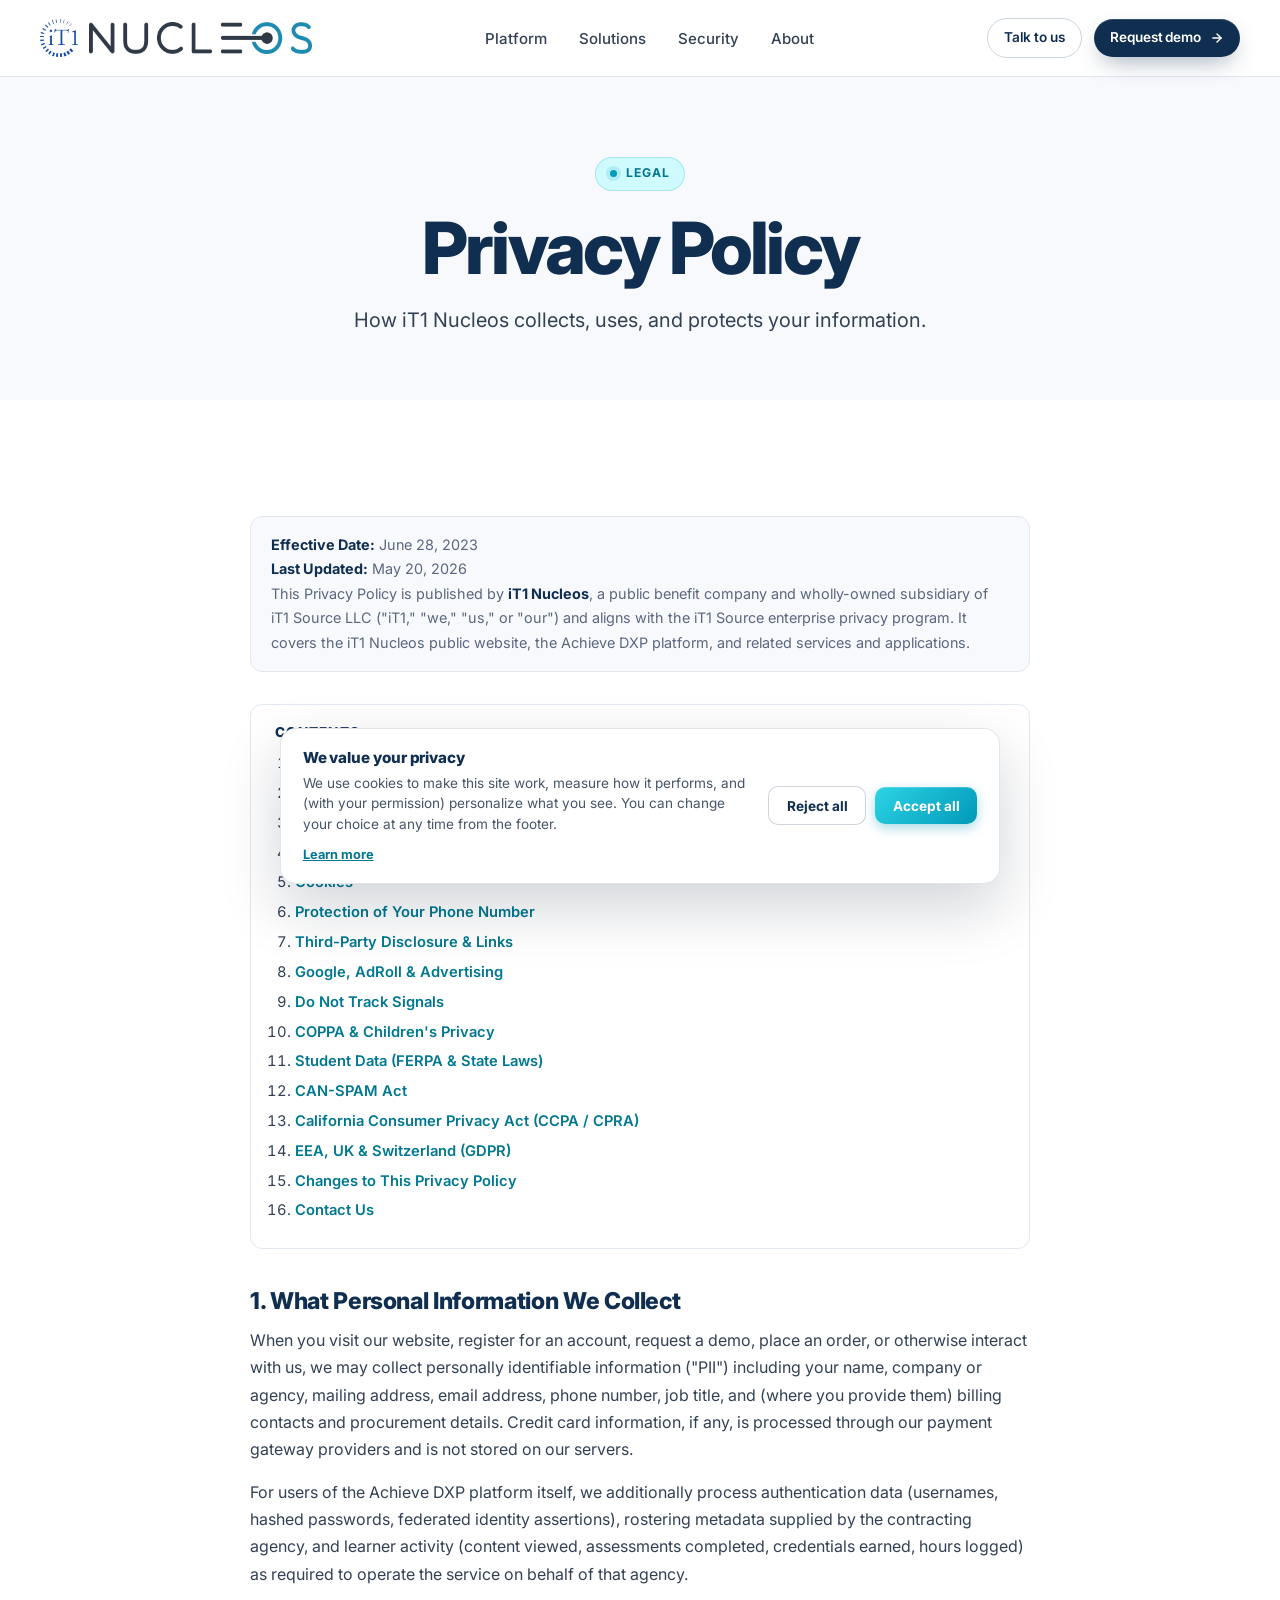
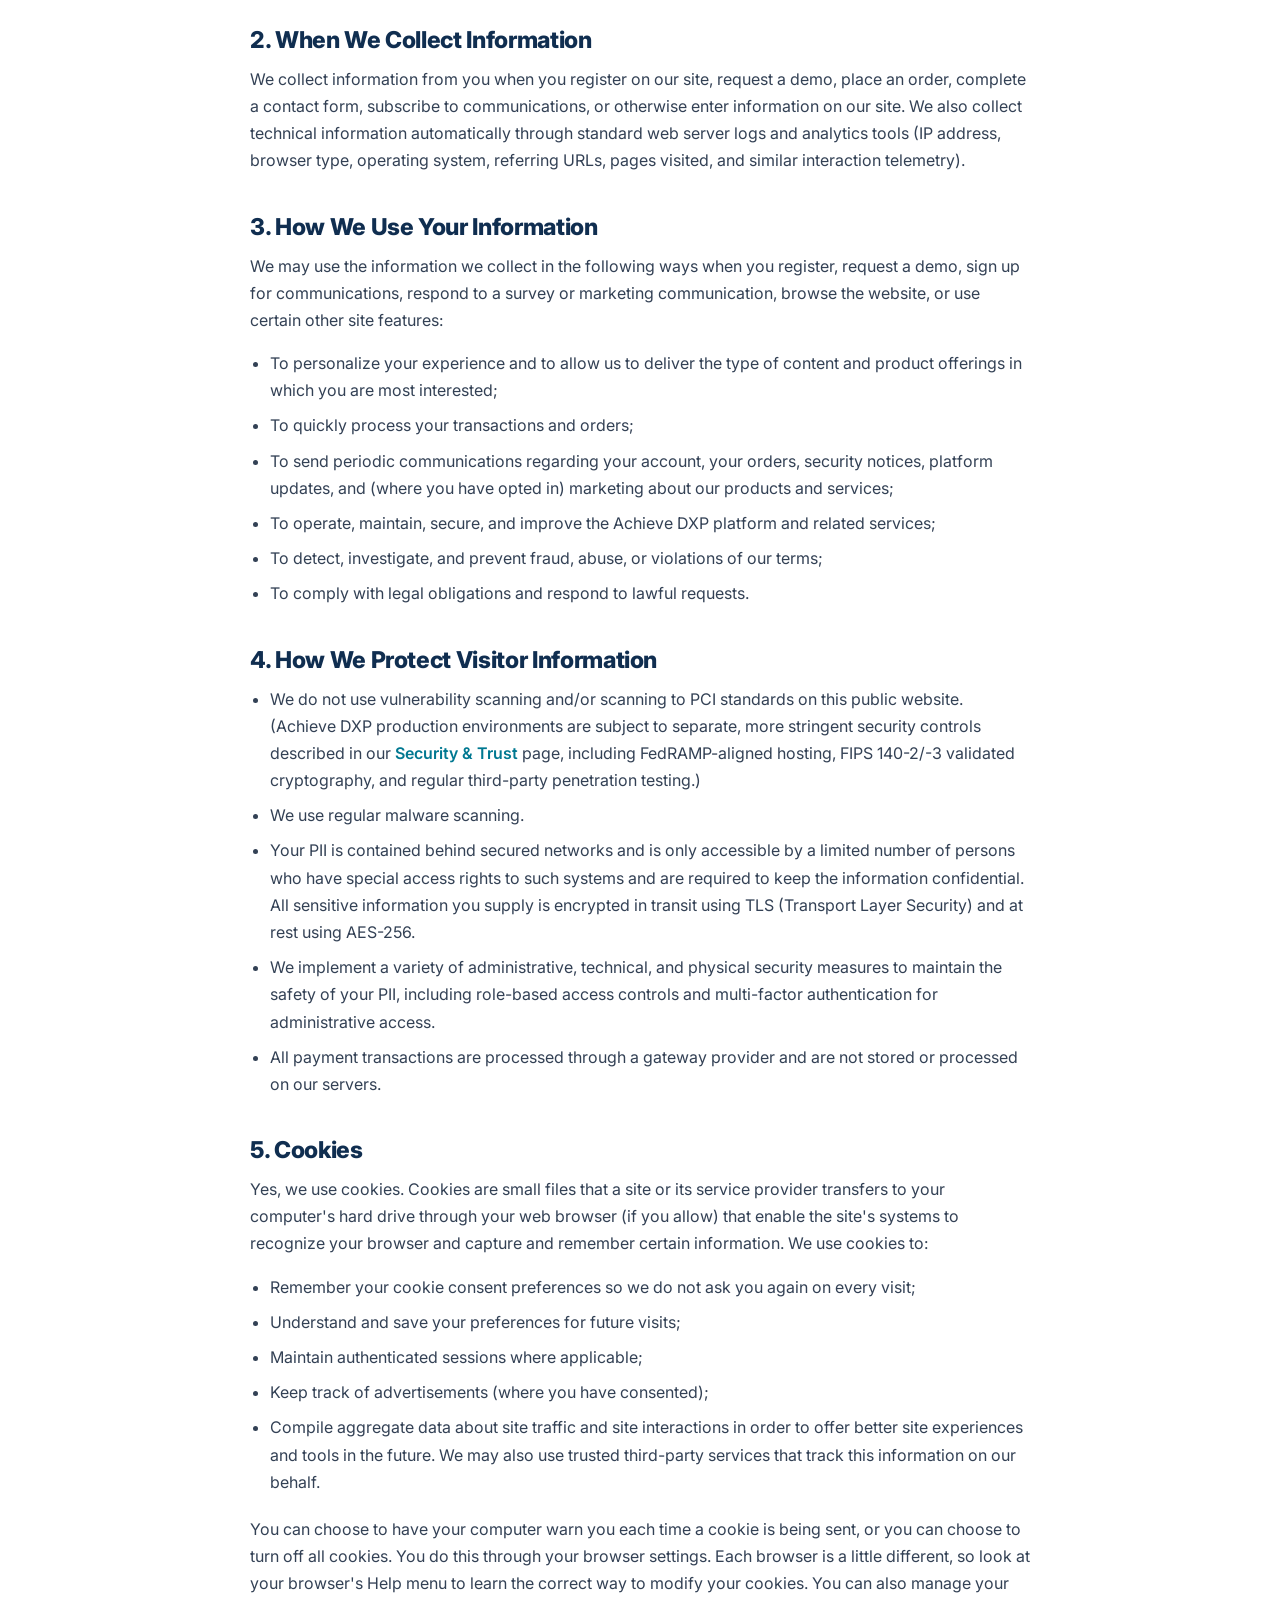
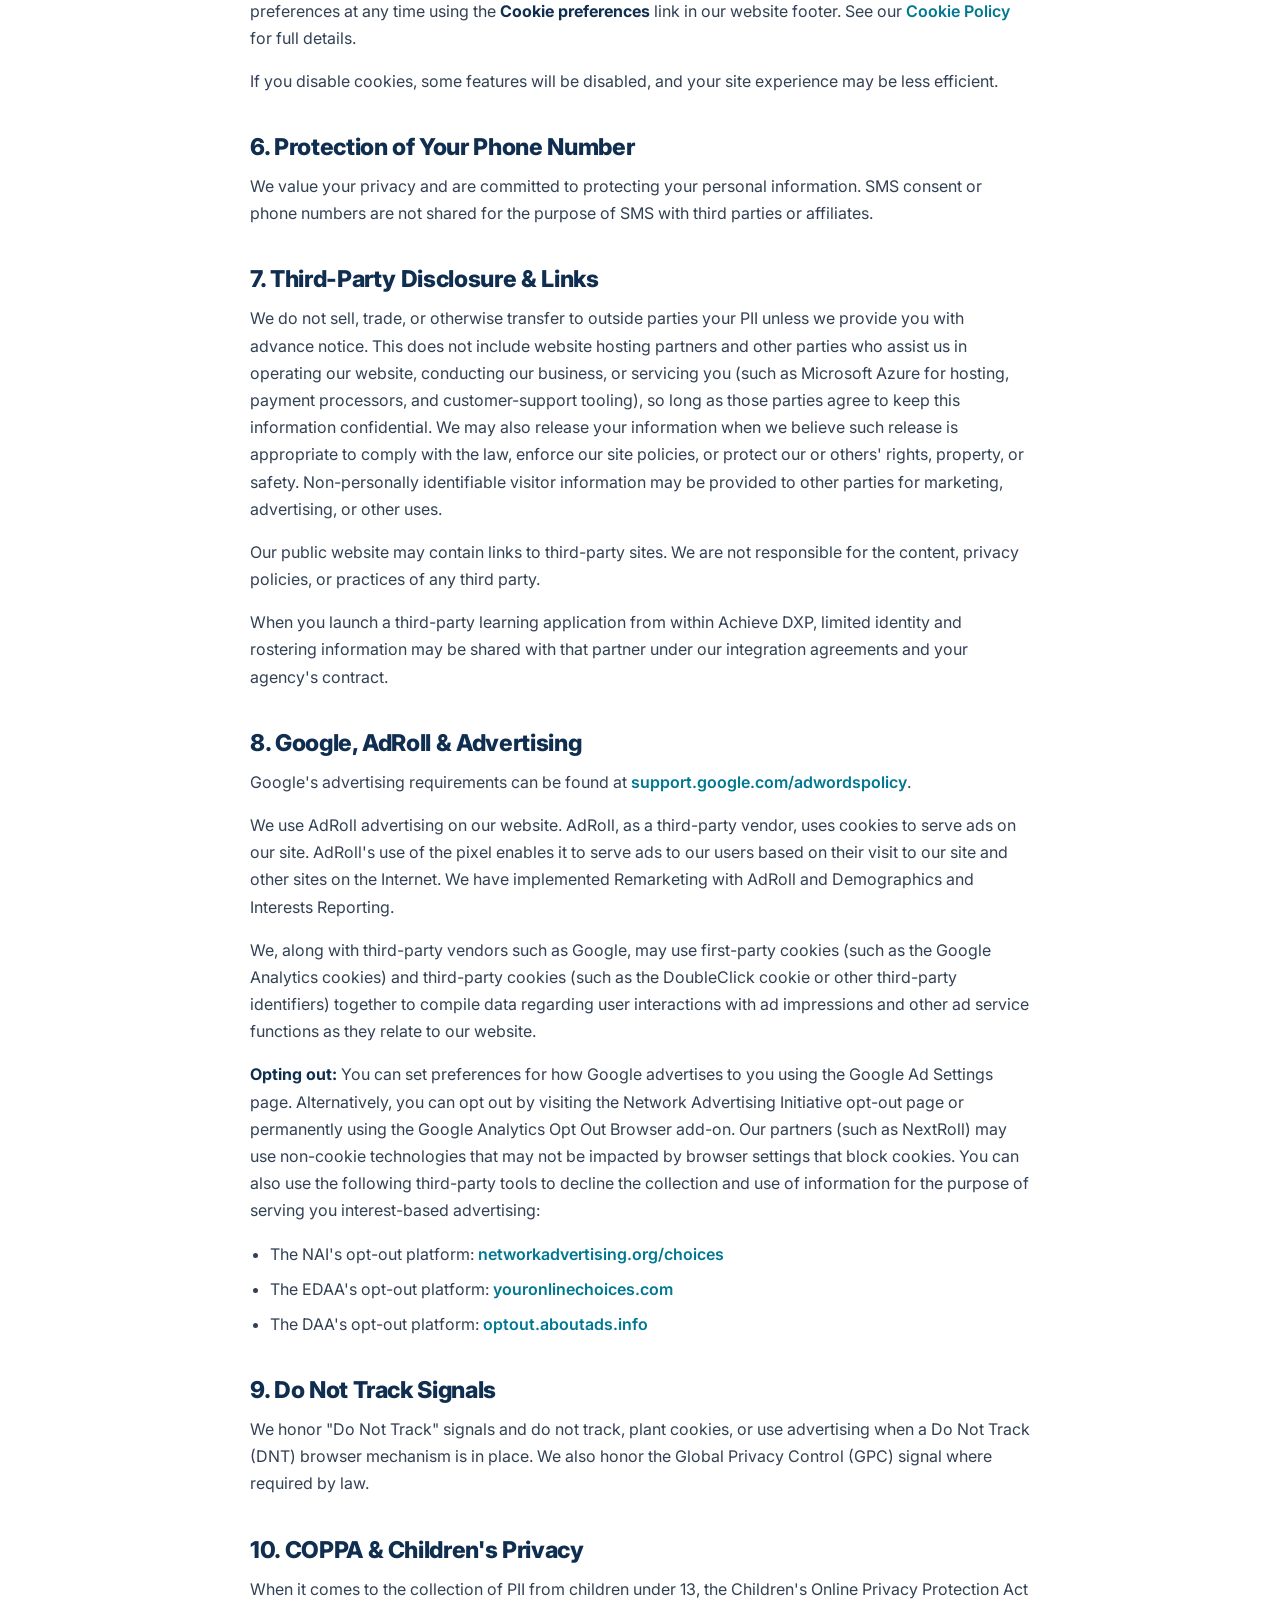
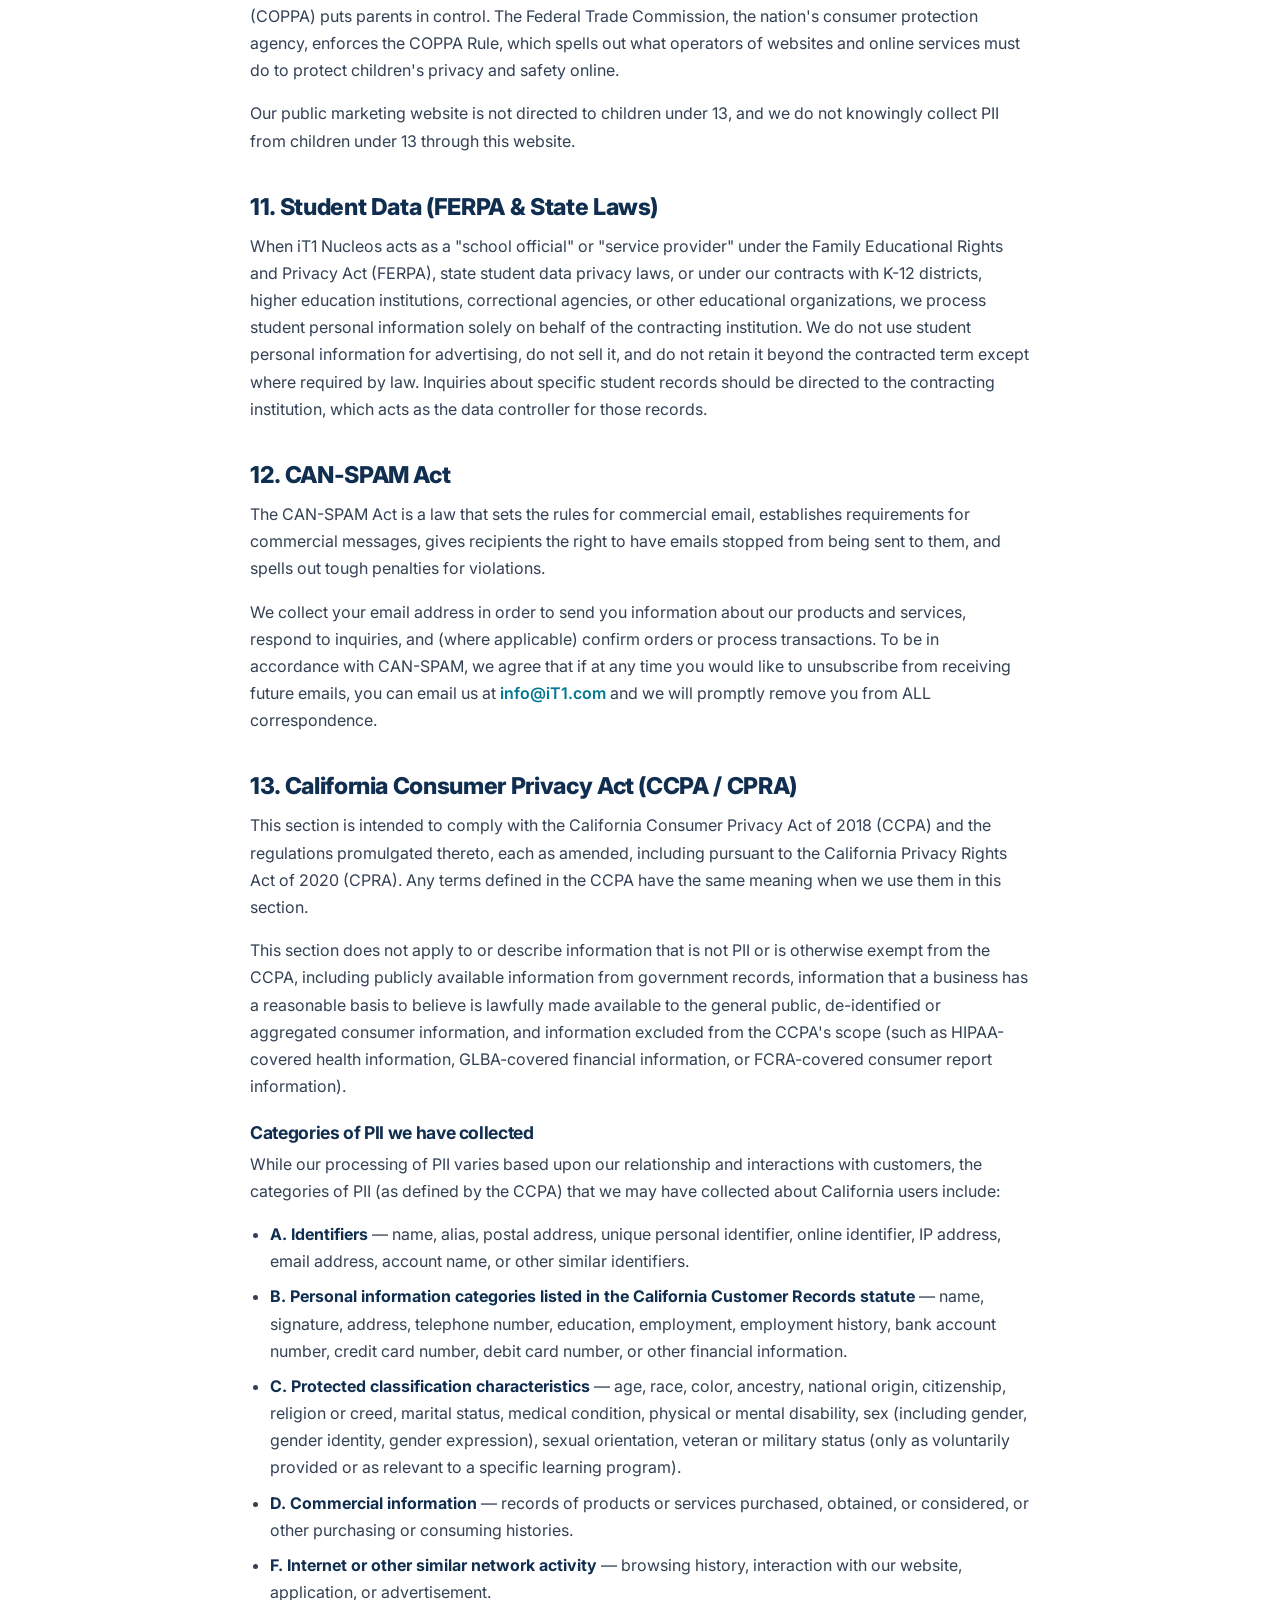
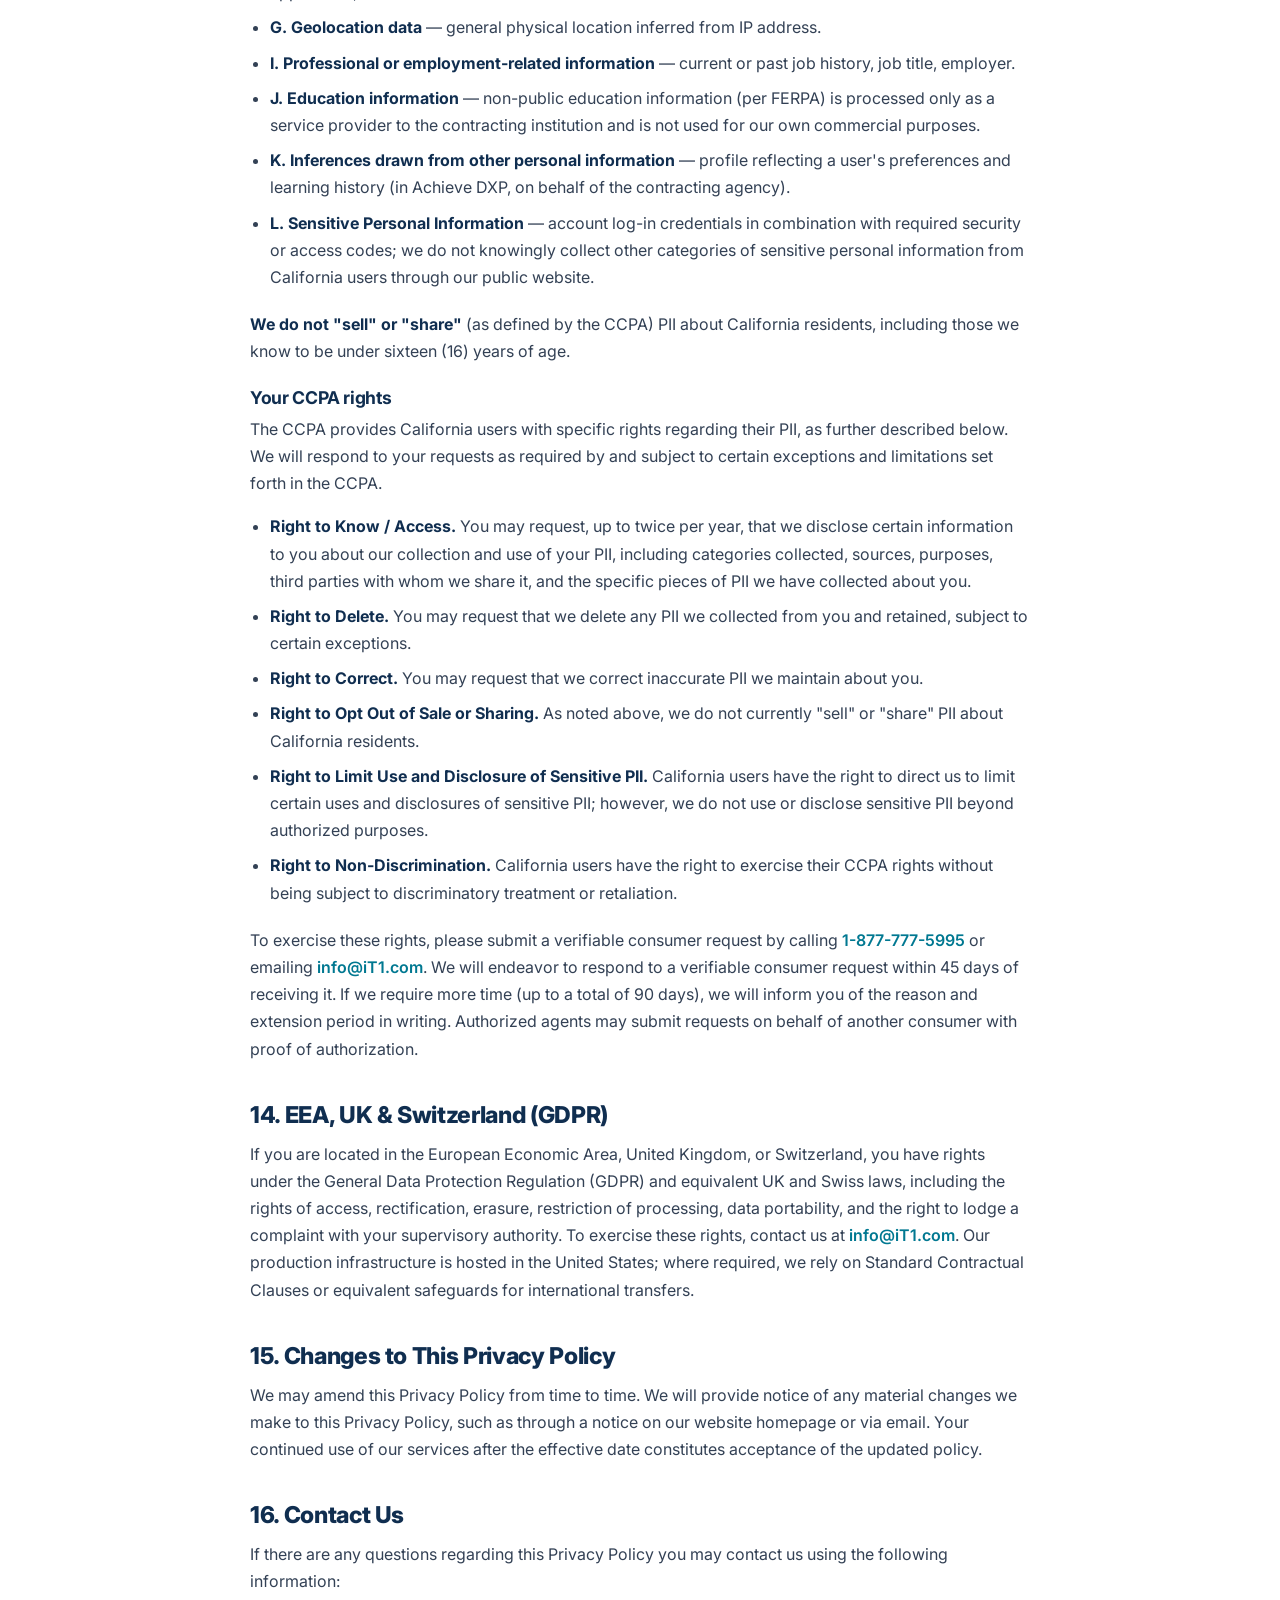
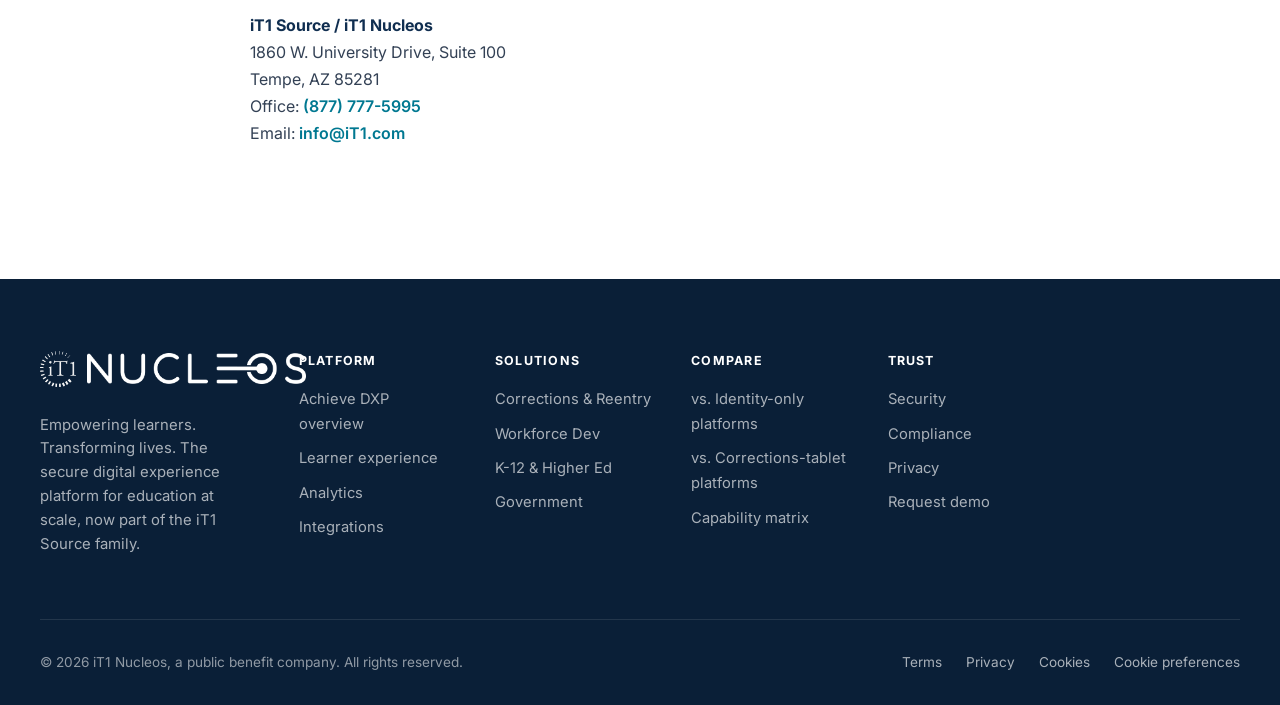
<file: privacy.html>
<!doctype html>
<html lang="en">
<head>
<meta charset="utf-8" />
<meta name="viewport" content="width=device-width, initial-scale=1" />
<title>Privacy Policy — iT1 Nucleos</title>
<meta name="description" content="iT1 Nucleos privacy policy — what information we collect, how we use it, your rights under CCPA and GDPR, and how to contact us." />
<link rel="preconnect" href="https://fonts.googleapis.com" />
<link rel="preconnect" href="https://fonts.gstatic.com" crossorigin />
<link rel="stylesheet" href="https://fonts.googleapis.com/css2?family=Inter:wght@400;500;600;700;800&display=swap" />
<link rel="stylesheet" href="assets/css/styles.css" />
<link rel="icon" type="image/png" href="assets/images/nucleos-logo-official.png" />
<style>
  .legal-body{
    max-width:780px;margin:0 auto;
    font-size:1rem;line-height:1.7;color:var(--ink-soft);
  }
  .legal-body h2{
    font-size:1.45rem;margin:2.5rem 0 .85rem;color:var(--navy);
    letter-spacing:-.015em;
  }
  .legal-body h3{font-size:1.1rem;margin:1.5rem 0 .5rem;color:var(--navy);}
  .legal-body p{margin:0 0 1rem;}
  .legal-body ul{margin:0 0 1.25rem 1.25rem;padding:0;}
  .legal-body li{margin-bottom:.5rem;}
  .legal-body strong{color:var(--navy);font-weight:700;}
  .legal-body a{color:var(--teal-deep);font-weight:600;}
  .legal-meta{
    background:var(--bg-soft);border:1px solid var(--line);
    border-radius:12px;padding:1rem 1.25rem;margin-bottom:2rem;
    font-size:.9rem;color:var(--ink-mute);
  }
  .legal-toc{
    background:#fff;border:1px solid var(--line);
    border-radius:12px;padding:1.25rem 1.5rem;margin:2rem 0;
  }
  .legal-toc h4{margin:0 0 .75rem;color:var(--navy);font-size:.85rem;
    letter-spacing:.08em;text-transform:uppercase;font-weight:800;}
  .legal-toc ol{margin:0;padding-left:1.25rem;}
  .legal-toc li{margin-bottom:.3rem;font-size:.92rem;}
  .legal-toc a{color:var(--teal-deep);font-weight:600;text-decoration:none;}
  .legal-toc a:hover{text-decoration:underline;}
</style>
</head>
<body>
<div class="nav-wrap">
  <nav class="container nav" aria-label="Primary">
    <a class="brand" href="index.html" aria-label="iT1 Nucleos">
      <img class="brand-it1" src="assets/images/it1-logo.png" alt="iT1" />
      <img class="brand-logo" src="assets/images/nucleos-logo-official.png" alt="Nucleos" />
    </a>
    <ul class="nav-links">
      <li><a href="platform.html">Platform</a></li>
      <li><a href="solutions.html">Solutions</a></li>
      <li><a href="security.html">Security</a></li>
      <li><a href="about.html">About</a></li>
    </ul>
    <div class="nav-cta">
      <a class="btn btn-ghost btn-sm" href="contact.html">Talk to us</a>
      <a class="btn btn-primary btn-sm" href="contact.html#demo">Request demo
        <svg class="arrow" width="14" height="14" viewBox="0 0 24 24" fill="none" stroke="currentColor" stroke-width="2.4" stroke-linecap="round" stroke-linejoin="round"><line x1="5" y1="12" x2="19" y2="12"/><polyline points="12 5 19 12 12 19"/></svg>
      </a>
      <button class="menu-toggle" data-menu-toggle aria-label="Open menu">
        <svg width="20" height="20" viewBox="0 0 24 24" fill="none" stroke="currentColor" stroke-width="2.4" stroke-linecap="round"><line x1="3" y1="6" x2="21" y2="6"/><line x1="3" y1="12" x2="21" y2="12"/><line x1="3" y1="18" x2="21" y2="18"/></svg>
      </button>
    </div>
  </nav>
</div>

<aside class="mobile-panel" data-mobile-panel>
  <button class="close" data-mobile-close aria-label="Close menu">
    <svg width="20" height="20" viewBox="0 0 24 24" fill="none" stroke="currentColor" stroke-width="2.4" stroke-linecap="round"><line x1="18" y1="6" x2="6" y2="18"/><line x1="6" y1="6" x2="18" y2="18"/></svg>
  </button>
  <a href="platform.html">Platform</a>
  <a href="solutions.html">Solutions</a>
  <a href="security.html">Security</a>
  <a href="about.html">About</a>
  <a href="contact.html">Contact</a>
  <a class="btn btn-primary" href="contact.html#demo">Request demo</a>
</aside>

<section class="page-head">
  <div class="container">
    <span class="eyebrow"><span class="dot"></span> Legal</span>
    <h1 style="margin-top:1.25rem">Privacy Policy</h1>
    <p class="lead">How iT1 Nucleos collects, uses, and protects your information.</p>
  </div>
</section>

<section class="section">
  <div class="container">
    <div class="legal-body">
      <div class="legal-meta">
        <strong>Effective Date:</strong> June 28, 2023<br/>
        <strong>Last Updated:</strong> May 20, 2026<br/>
        This Privacy Policy is published by <strong>iT1 Nucleos</strong>, a public benefit company and wholly-owned subsidiary of iT1 Source LLC ("iT1," "we," "us," or "our") and aligns with the iT1 Source enterprise privacy program. It covers the iT1 Nucleos public website, the Achieve DXP platform, and related services and applications.
      </div>

      <div class="legal-toc">
        <h4>Contents</h4>
        <ol>
          <li><a href="#info-collected">What Personal Information We Collect</a></li>
          <li><a href="#when-collected">When We Collect Information</a></li>
          <li><a href="#how-used">How We Use Your Information</a></li>
          <li><a href="#protection">How We Protect Visitor Information</a></li>
          <li><a href="#cookies">Cookies</a></li>
          <li><a href="#phone">Protection of Your Phone Number</a></li>
          <li><a href="#third-party">Third-Party Disclosure &amp; Links</a></li>
          <li><a href="#advertising">Google, AdRoll &amp; Advertising</a></li>
          <li><a href="#dnt">Do Not Track Signals</a></li>
          <li><a href="#coppa">COPPA &amp; Children's Privacy</a></li>
          <li><a href="#student">Student Data (FERPA &amp; State Laws)</a></li>
          <li><a href="#canspam">CAN-SPAM Act</a></li>
          <li><a href="#ccpa">California Consumer Privacy Act (CCPA / CPRA)</a></li>
          <li><a href="#gdpr">EEA, UK &amp; Switzerland (GDPR)</a></li>
          <li><a href="#changes">Changes to This Privacy Policy</a></li>
          <li><a href="#contact">Contact Us</a></li>
        </ol>
      </div>

      <h2 id="info-collected">1. What Personal Information We Collect</h2>
      <p>When you visit our website, register for an account, request a demo, place an order, or otherwise interact with us, we may collect personally identifiable information ("PII") including your name, company or agency, mailing address, email address, phone number, job title, and (where you provide them) billing contacts and procurement details. Credit card information, if any, is processed through our payment gateway providers and is not stored on our servers.</p>
      <p>For users of the Achieve DXP platform itself, we additionally process authentication data (usernames, hashed passwords, federated identity assertions), rostering metadata supplied by the contracting agency, and learner activity (content viewed, assessments completed, credentials earned, hours logged) as required to operate the service on behalf of that agency.</p>

      <h2 id="when-collected">2. When We Collect Information</h2>
      <p>We collect information from you when you register on our site, request a demo, place an order, complete a contact form, subscribe to communications, or otherwise enter information on our site. We also collect technical information automatically through standard web server logs and analytics tools (IP address, browser type, operating system, referring URLs, pages visited, and similar interaction telemetry).</p>

      <h2 id="how-used">3. How We Use Your Information</h2>
      <p>We may use the information we collect in the following ways when you register, request a demo, sign up for communications, respond to a survey or marketing communication, browse the website, or use certain other site features:</p>
      <ul>
        <li>To personalize your experience and to allow us to deliver the type of content and product offerings in which you are most interested;</li>
        <li>To quickly process your transactions and orders;</li>
        <li>To send periodic communications regarding your account, your orders, security notices, platform updates, and (where you have opted in) marketing about our products and services;</li>
        <li>To operate, maintain, secure, and improve the Achieve DXP platform and related services;</li>
        <li>To detect, investigate, and prevent fraud, abuse, or violations of our terms;</li>
        <li>To comply with legal obligations and respond to lawful requests.</li>
      </ul>

      <h2 id="protection">4. How We Protect Visitor Information</h2>
      <ul>
        <li>We do not use vulnerability scanning and/or scanning to PCI standards on this public website. (Achieve DXP production environments are subject to separate, more stringent security controls described in our <a href="security.html">Security &amp; Trust</a> page, including FedRAMP-aligned hosting, FIPS 140-2/-3 validated cryptography, and regular third-party penetration testing.)</li>
        <li>We use regular malware scanning.</li>
        <li>Your PII is contained behind secured networks and is only accessible by a limited number of persons who have special access rights to such systems and are required to keep the information confidential. All sensitive information you supply is encrypted in transit using TLS (Transport Layer Security) and at rest using AES-256.</li>
        <li>We implement a variety of administrative, technical, and physical security measures to maintain the safety of your PII, including role-based access controls and multi-factor authentication for administrative access.</li>
        <li>All payment transactions are processed through a gateway provider and are not stored or processed on our servers.</li>
      </ul>

      <h2 id="cookies">5. Cookies</h2>
      <p>Yes, we use cookies. Cookies are small files that a site or its service provider transfers to your computer's hard drive through your web browser (if you allow) that enable the site's systems to recognize your browser and capture and remember certain information. We use cookies to:</p>
      <ul>
        <li>Remember your cookie consent preferences so we do not ask you again on every visit;</li>
        <li>Understand and save your preferences for future visits;</li>
        <li>Maintain authenticated sessions where applicable;</li>
        <li>Keep track of advertisements (where you have consented);</li>
        <li>Compile aggregate data about site traffic and site interactions in order to offer better site experiences and tools in the future. We may also use trusted third-party services that track this information on our behalf.</li>
      </ul>
      <p>You can choose to have your computer warn you each time a cookie is being sent, or you can choose to turn off all cookies. You do this through your browser settings. Each browser is a little different, so look at your browser's Help menu to learn the correct way to modify your cookies. You can also manage your preferences at any time using the <strong>Cookie preferences</strong> link in our website footer. See our <a href="cookies.html">Cookie Policy</a> for full details.</p>
      <p>If you disable cookies, some features will be disabled, and your site experience may be less efficient.</p>

      <h2 id="phone">6. Protection of Your Phone Number</h2>
      <p>We value your privacy and are committed to protecting your personal information. SMS consent or phone numbers are not shared for the purpose of SMS with third parties or affiliates.</p>

      <h2 id="third-party">7. Third-Party Disclosure &amp; Links</h2>
      <p>We do not sell, trade, or otherwise transfer to outside parties your PII unless we provide you with advance notice. This does not include website hosting partners and other parties who assist us in operating our website, conducting our business, or servicing you (such as Microsoft Azure for hosting, payment processors, and customer-support tooling), so long as those parties agree to keep this information confidential. We may also release your information when we believe such release is appropriate to comply with the law, enforce our site policies, or protect our or others' rights, property, or safety. Non-personally identifiable visitor information may be provided to other parties for marketing, advertising, or other uses.</p>
      <p>Our public website may contain links to third-party sites. We are not responsible for the content, privacy policies, or practices of any third party.</p>
      <p>When you launch a third-party learning application from within Achieve DXP, limited identity and rostering information may be shared with that partner under our integration agreements and your agency's contract.</p>

      <h2 id="advertising">8. Google, AdRoll &amp; Advertising</h2>
      <p>Google's advertising requirements can be found at <a href="https://support.google.com/adwordspolicy/answer/1316548?hl=en" target="_blank" rel="noopener">support.google.com/adwordspolicy</a>.</p>
      <p>We use AdRoll advertising on our website. AdRoll, as a third-party vendor, uses cookies to serve ads on our site. AdRoll's use of the pixel enables it to serve ads to our users based on their visit to our site and other sites on the Internet. We have implemented Remarketing with AdRoll and Demographics and Interests Reporting.</p>
      <p>We, along with third-party vendors such as Google, may use first-party cookies (such as the Google Analytics cookies) and third-party cookies (such as the DoubleClick cookie or other third-party identifiers) together to compile data regarding user interactions with ad impressions and other ad service functions as they relate to our website.</p>
      <p><strong>Opting out:</strong> You can set preferences for how Google advertises to you using the Google Ad Settings page. Alternatively, you can opt out by visiting the Network Advertising Initiative opt-out page or permanently using the Google Analytics Opt Out Browser add-on. Our partners (such as NextRoll) may use non-cookie technologies that may not be impacted by browser settings that block cookies. You can also use the following third-party tools to decline the collection and use of information for the purpose of serving you interest-based advertising:</p>
      <ul>
        <li>The NAI's opt-out platform: <a href="http://www.networkadvertising.org/choices/" target="_blank" rel="noopener">networkadvertising.org/choices</a></li>
        <li>The EDAA's opt-out platform: <a href="http://www.youronlinechoices.com/" target="_blank" rel="noopener">youronlinechoices.com</a></li>
        <li>The DAA's opt-out platform: <a href="http://optout.aboutads.info/?c=2&amp;lang=EN" target="_blank" rel="noopener">optout.aboutads.info</a></li>
      </ul>

      <h2 id="dnt">9. Do Not Track Signals</h2>
      <p>We honor "Do Not Track" signals and do not track, plant cookies, or use advertising when a Do Not Track (DNT) browser mechanism is in place. We also honor the Global Privacy Control (GPC) signal where required by law.</p>

      <h2 id="coppa">10. COPPA &amp; Children's Privacy</h2>
      <p>When it comes to the collection of PII from children under 13, the Children's Online Privacy Protection Act (COPPA) puts parents in control. The Federal Trade Commission, the nation's consumer protection agency, enforces the COPPA Rule, which spells out what operators of websites and online services must do to protect children's privacy and safety online.</p>
      <p>Our public marketing website is not directed to children under 13, and we do not knowingly collect PII from children under 13 through this website.</p>

      <h2 id="student">11. Student Data (FERPA &amp; State Laws)</h2>
      <p>When iT1 Nucleos acts as a "school official" or "service provider" under the Family Educational Rights and Privacy Act (FERPA), state student data privacy laws, or under our contracts with K-12 districts, higher education institutions, correctional agencies, or other educational organizations, we process student personal information solely on behalf of the contracting institution. We do not use student personal information for advertising, do not sell it, and do not retain it beyond the contracted term except where required by law. Inquiries about specific student records should be directed to the contracting institution, which acts as the data controller for those records.</p>

      <h2 id="canspam">12. CAN-SPAM Act</h2>
      <p>The CAN-SPAM Act is a law that sets the rules for commercial email, establishes requirements for commercial messages, gives recipients the right to have emails stopped from being sent to them, and spells out tough penalties for violations.</p>
      <p>We collect your email address in order to send you information about our products and services, respond to inquiries, and (where applicable) confirm orders or process transactions. To be in accordance with CAN-SPAM, we agree that if at any time you would like to unsubscribe from receiving future emails, you can email us at <a href="mailto:info@iT1.com">info@iT1.com</a> and we will promptly remove you from ALL correspondence.</p>

      <h2 id="ccpa">13. California Consumer Privacy Act (CCPA / CPRA)</h2>
      <p>This section is intended to comply with the California Consumer Privacy Act of 2018 (CCPA) and the regulations promulgated thereto, each as amended, including pursuant to the California Privacy Rights Act of 2020 (CPRA). Any terms defined in the CCPA have the same meaning when we use them in this section.</p>
      <p>This section does not apply to or describe information that is not PII or is otherwise exempt from the CCPA, including publicly available information from government records, information that a business has a reasonable basis to believe is lawfully made available to the general public, de-identified or aggregated consumer information, and information excluded from the CCPA's scope (such as HIPAA-covered health information, GLBA-covered financial information, or FCRA-covered consumer report information).</p>

      <h3>Categories of PII we have collected</h3>
      <p>While our processing of PII varies based upon our relationship and interactions with customers, the categories of PII (as defined by the CCPA) that we may have collected about California users include:</p>
      <ul>
        <li><strong>A. Identifiers</strong> — name, alias, postal address, unique personal identifier, online identifier, IP address, email address, account name, or other similar identifiers.</li>
        <li><strong>B. Personal information categories listed in the California Customer Records statute</strong> — name, signature, address, telephone number, education, employment, employment history, bank account number, credit card number, debit card number, or other financial information.</li>
        <li><strong>C. Protected classification characteristics</strong> — age, race, color, ancestry, national origin, citizenship, religion or creed, marital status, medical condition, physical or mental disability, sex (including gender, gender identity, gender expression), sexual orientation, veteran or military status (only as voluntarily provided or as relevant to a specific learning program).</li>
        <li><strong>D. Commercial information</strong> — records of products or services purchased, obtained, or considered, or other purchasing or consuming histories.</li>
        <li><strong>F. Internet or other similar network activity</strong> — browsing history, interaction with our website, application, or advertisement.</li>
        <li><strong>G. Geolocation data</strong> — general physical location inferred from IP address.</li>
        <li><strong>I. Professional or employment-related information</strong> — current or past job history, job title, employer.</li>
        <li><strong>J. Education information</strong> — non-public education information (per FERPA) is processed only as a service provider to the contracting institution and is not used for our own commercial purposes.</li>
        <li><strong>K. Inferences drawn from other personal information</strong> — profile reflecting a user's preferences and learning history (in Achieve DXP, on behalf of the contracting agency).</li>
        <li><strong>L. Sensitive Personal Information</strong> — account log-in credentials in combination with required security or access codes; we do not knowingly collect other categories of sensitive personal information from California users through our public website.</li>
      </ul>
      <p><strong>We do not "sell" or "share"</strong> (as defined by the CCPA) PII about California residents, including those we know to be under sixteen (16) years of age.</p>

      <h3>Your CCPA rights</h3>
      <p>The CCPA provides California users with specific rights regarding their PII, as further described below. We will respond to your requests as required by and subject to certain exceptions and limitations set forth in the CCPA.</p>
      <ul>
        <li><strong>Right to Know / Access.</strong> You may request, up to twice per year, that we disclose certain information to you about our collection and use of your PII, including categories collected, sources, purposes, third parties with whom we share it, and the specific pieces of PII we have collected about you.</li>
        <li><strong>Right to Delete.</strong> You may request that we delete any PII we collected from you and retained, subject to certain exceptions.</li>
        <li><strong>Right to Correct.</strong> You may request that we correct inaccurate PII we maintain about you.</li>
        <li><strong>Right to Opt Out of Sale or Sharing.</strong> As noted above, we do not currently "sell" or "share" PII about California residents.</li>
        <li><strong>Right to Limit Use and Disclosure of Sensitive PII.</strong> California users have the right to direct us to limit certain uses and disclosures of sensitive PII; however, we do not use or disclose sensitive PII beyond authorized purposes.</li>
        <li><strong>Right to Non-Discrimination.</strong> California users have the right to exercise their CCPA rights without being subject to discriminatory treatment or retaliation.</li>
      </ul>
      <p>To exercise these rights, please submit a verifiable consumer request by calling <a href="tel:18777775995">1-877-777-5995</a> or emailing <a href="mailto:info@iT1.com">info@iT1.com</a>. We will endeavor to respond to a verifiable consumer request within 45 days of receiving it. If we require more time (up to a total of 90 days), we will inform you of the reason and extension period in writing. Authorized agents may submit requests on behalf of another consumer with proof of authorization.</p>

      <h2 id="gdpr">14. EEA, UK &amp; Switzerland (GDPR)</h2>
      <p>If you are located in the European Economic Area, United Kingdom, or Switzerland, you have rights under the General Data Protection Regulation (GDPR) and equivalent UK and Swiss laws, including the rights of access, rectification, erasure, restriction of processing, data portability, and the right to lodge a complaint with your supervisory authority. To exercise these rights, contact us at <a href="mailto:info@iT1.com">info@iT1.com</a>. Our production infrastructure is hosted in the United States; where required, we rely on Standard Contractual Clauses or equivalent safeguards for international transfers.</p>

      <h2 id="changes">15. Changes to This Privacy Policy</h2>
      <p>We may amend this Privacy Policy from time to time. We will provide notice of any material changes we make to this Privacy Policy, such as through a notice on our website homepage or via email. Your continued use of our services after the effective date constitutes acceptance of the updated policy.</p>

      <h2 id="contact">16. Contact Us</h2>
      <p>If there are any questions regarding this Privacy Policy you may contact us using the following information:</p>
      <p>
        <strong>iT1 Source / iT1 Nucleos</strong><br/>
        1860 W. University Drive, Suite 100<br/>
        Tempe, AZ 85281<br/>
        Office: <a href="tel:18777775995">(877) 777-5995</a><br/>
        Email: <a href="mailto:info@iT1.com">info@iT1.com</a>
      </p>
    </div>
  </div>
</section>

<footer class="footer">
  <div class="container">
    <div class="footer-grid">
      <div class="footer-brand">
        <a class="brand" href="index.html" aria-label="iT1 Nucleos">
          <img class="brand-it1" src="assets/images/it1-logo.png" alt="iT1" />
          <img class="brand-logo" src="assets/images/nucleos-logo-official.png" alt="Nucleos" />
        </a>
        <p>Empowering learners. Transforming lives. The secure digital experience platform for education at scale, now part of the iT1 Source family.</p>
      </div>
      <div class="footer-col"><h5>Platform</h5><ul><li><a href="platform.html">Achieve DXP overview</a></li><li><a href="platform.html#learner">Learner experience</a></li><li><a href="platform.html#analytics">Analytics</a></li><li><a href="platform.html">Integrations</a></li></ul></div>
      <div class="footer-col"><h5>Solutions</h5><ul><li><a href="solutions.html#corrections">Corrections &amp; Reentry</a></li><li><a href="solutions.html#workforce">Workforce Dev</a></li><li><a href="solutions.html#education">K-12 &amp; Higher Ed</a></li><li><a href="solutions.html#government">Government</a></li></ul></div>
      <div class="footer-col"><h5>Compare</h5><ul><li><a href="vs-identity-platforms.html">vs. Identity-only platforms</a></li><li><a href="vs-tablet-vendors.html">vs. Corrections-tablet platforms</a></li><li><a href="platform.html#truth">Capability matrix</a></li></ul></div>
      <div class="footer-col"><h5>Trust</h5><ul><li><a href="security.html">Security</a></li><li><a href="security.html#compliance">Compliance</a></li><li><a href="security.html#privacy">Privacy</a></li><li><a href="contact.html#demo">Request demo</a></li></ul></div>
    </div>
    <div class="footer-bottom"><span>&copy; 2026 iT1 Nucleos, a public benefit company. All rights reserved.</span><div class="legal"><a href="terms.html">Terms</a><a href="privacy.html">Privacy</a><a href="cookies.html">Cookies</a><a href="#" data-cookie-prefs>Cookie preferences</a></div></div>
  </div>
</footer>

<script src="assets/js/main.js"></script>
</body>
</html>
</file>
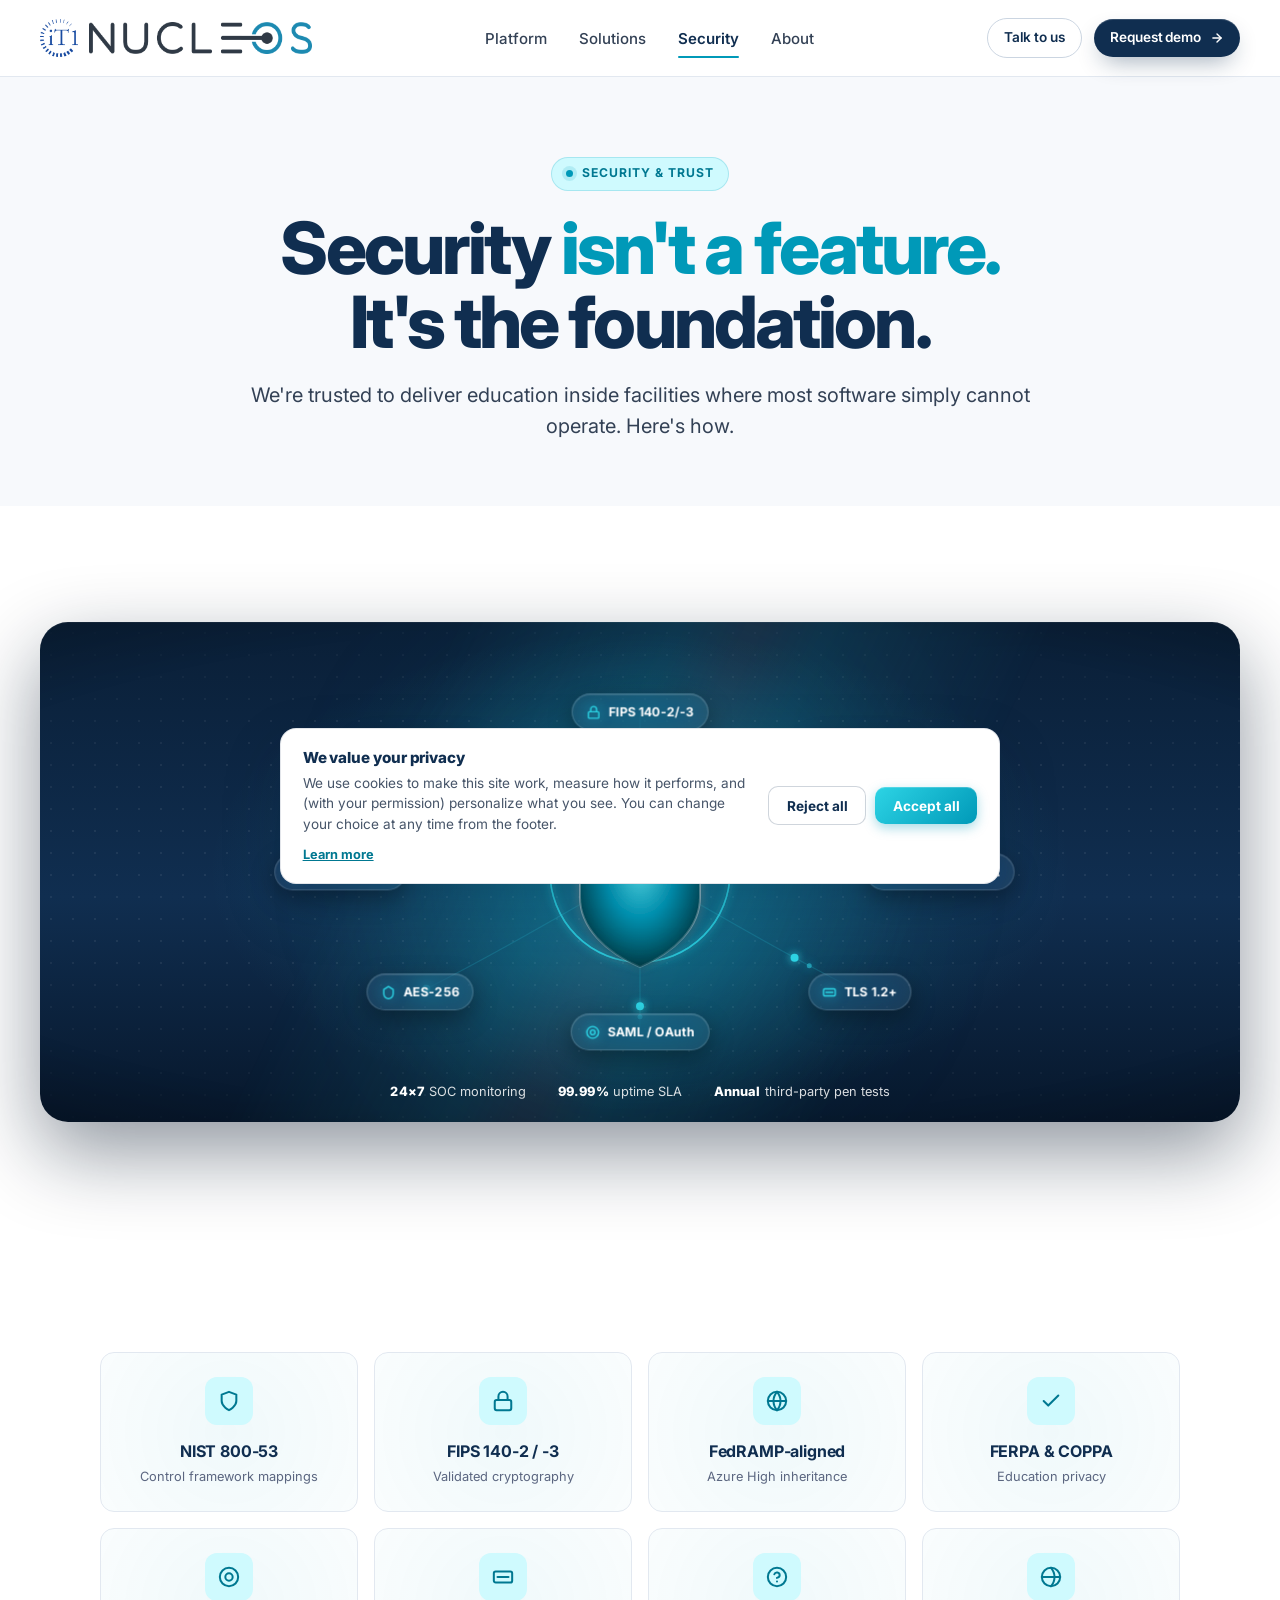
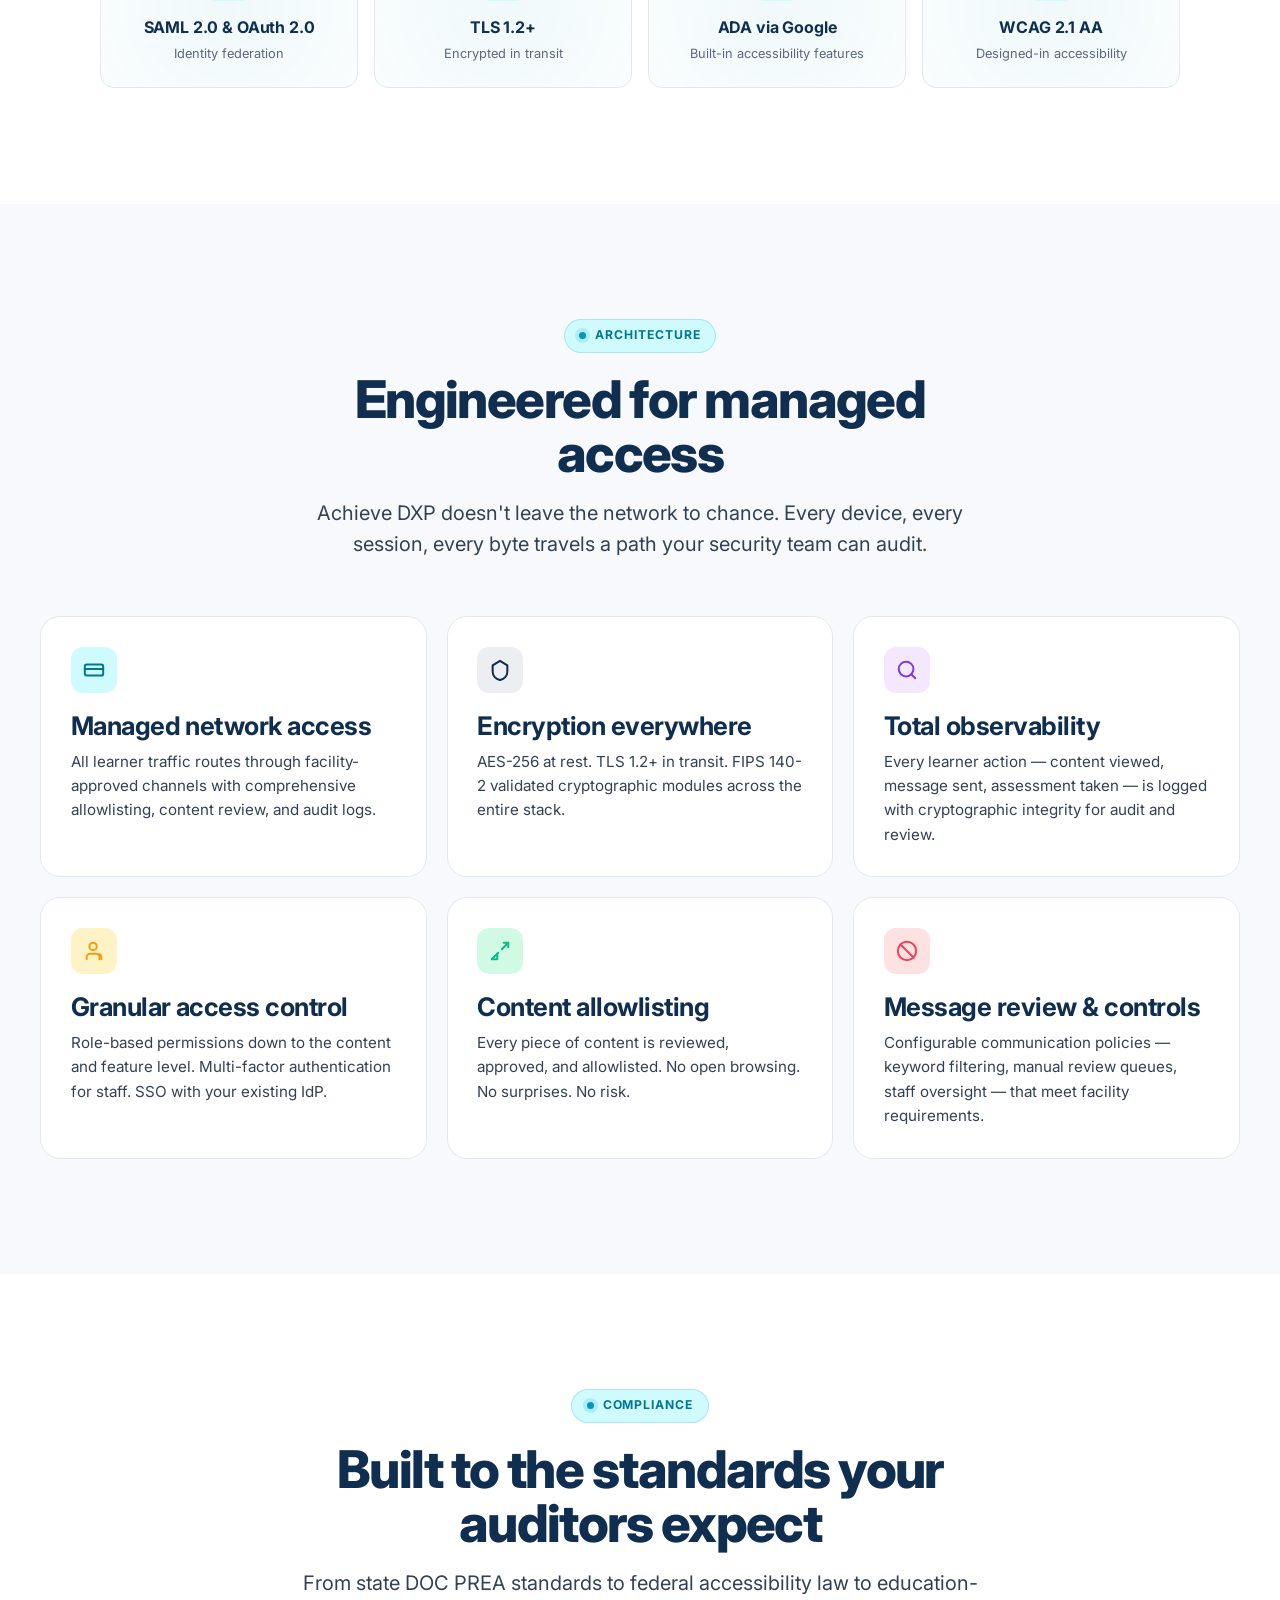
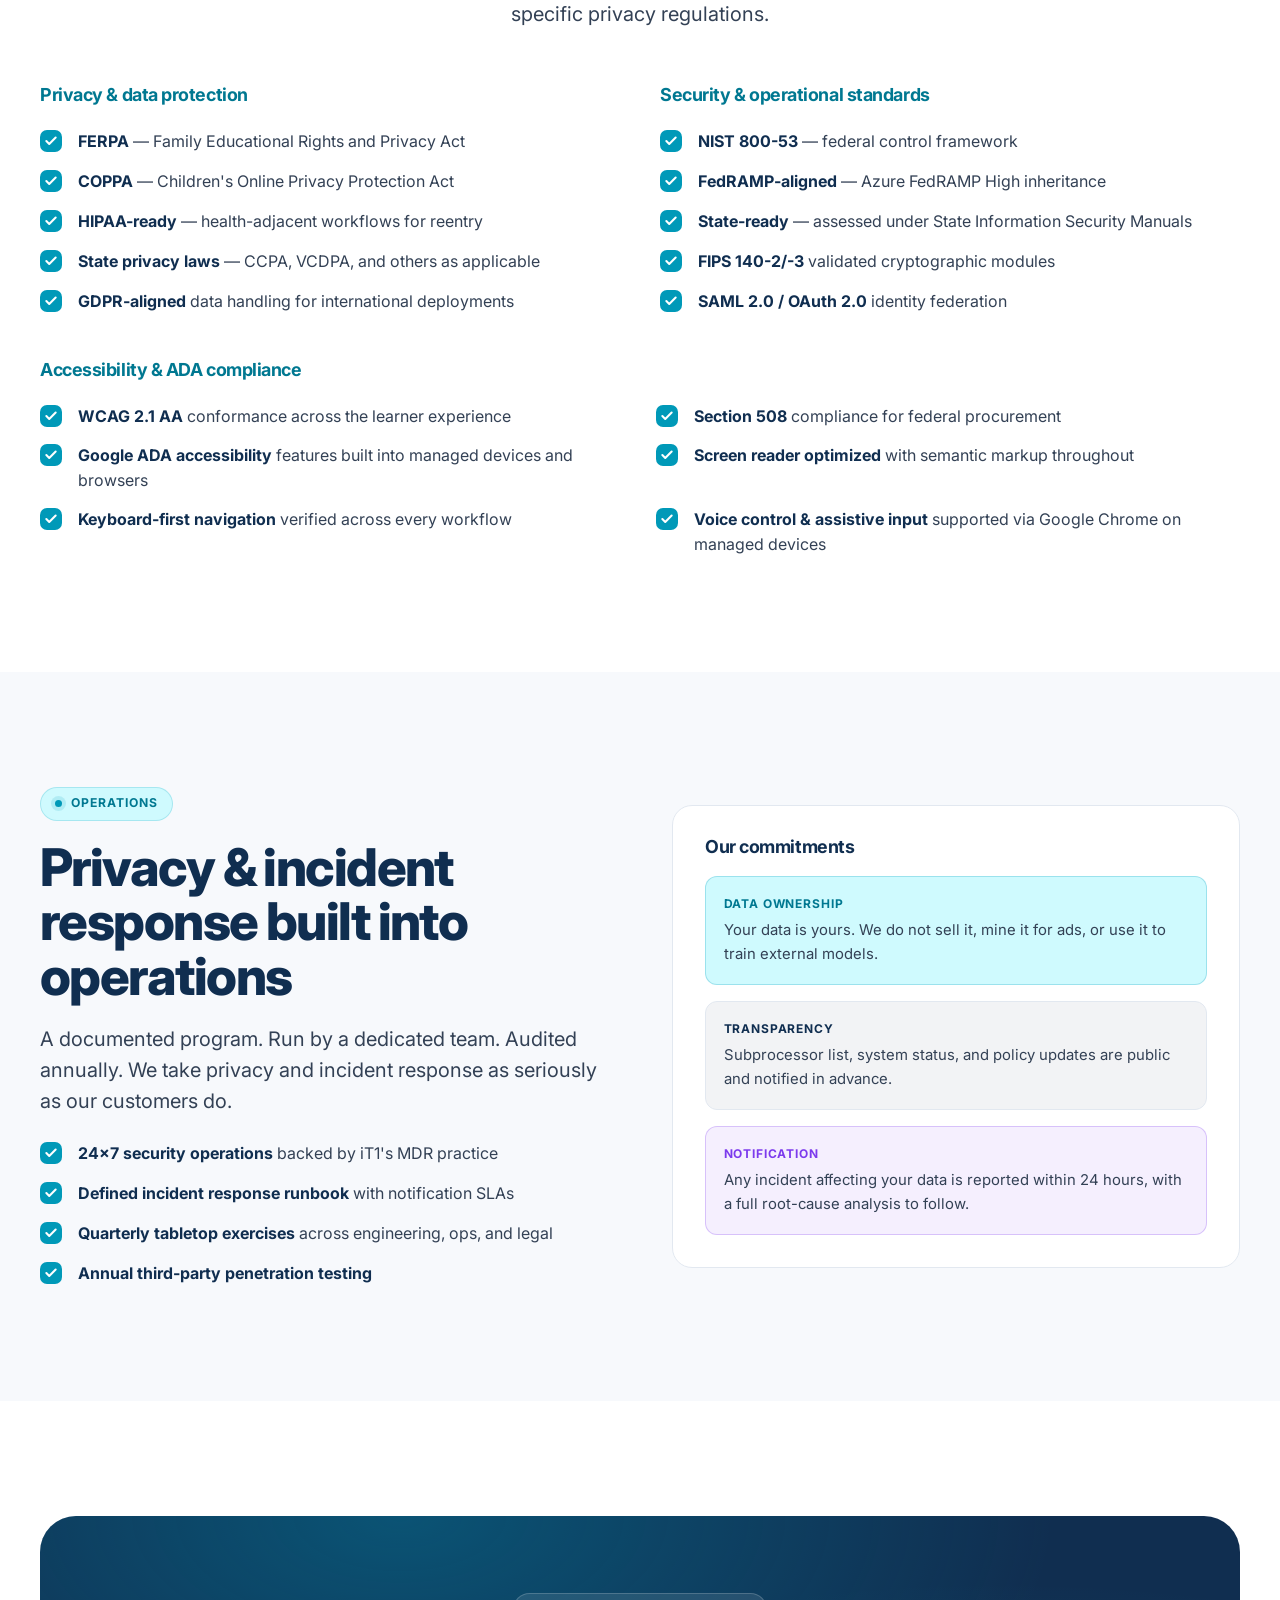
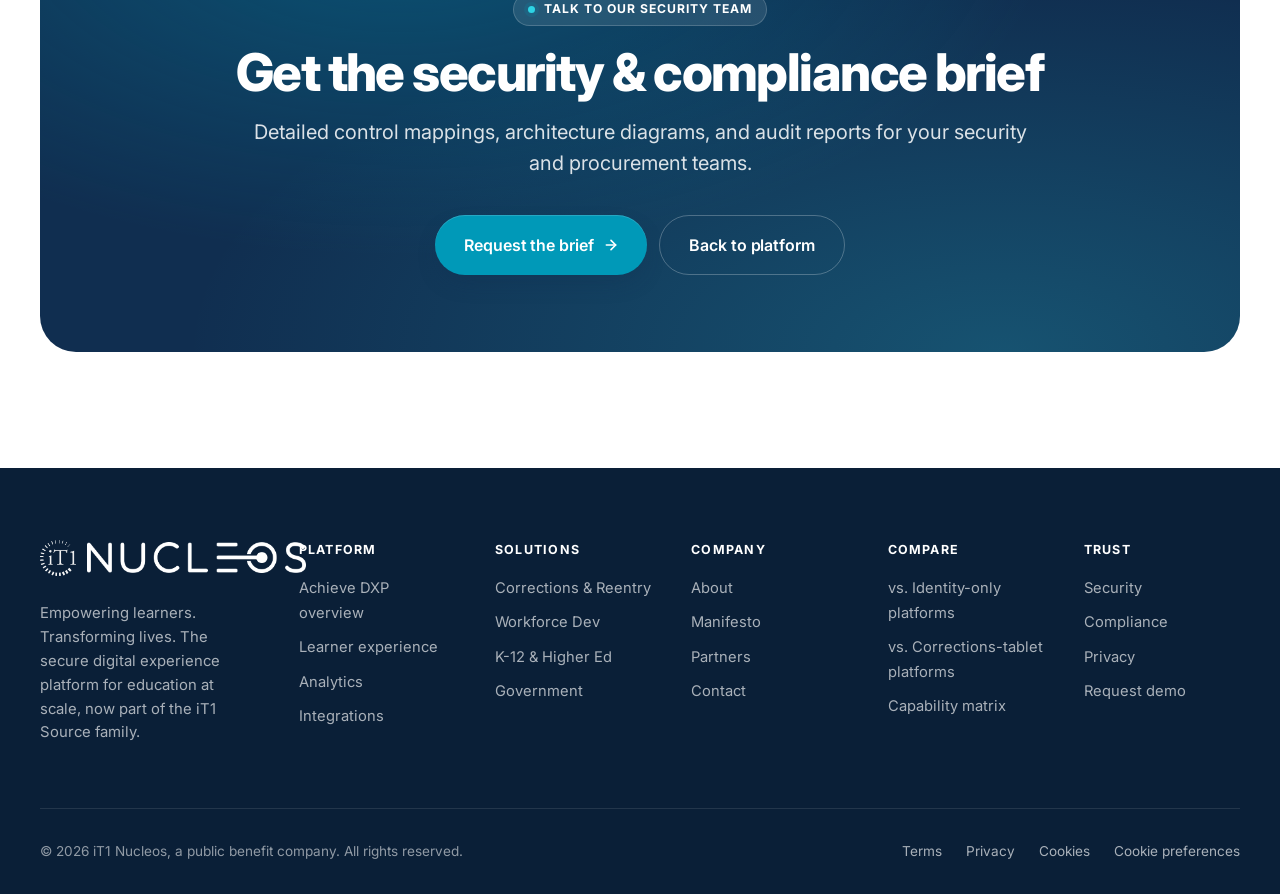
<file: security.html>
<!doctype html>
<html lang="en">
<head>
<meta charset="utf-8" />
<meta name="viewport" content="width=device-width, initial-scale=1" />
<title>Security &amp; Trust — iT1 Nucleos</title>
<meta name="description" content="Achieve DXP is engineered for the most security-sensitive learning environments — managed network access, audit-grade logging, and enterprise compliance." />
<link rel="preconnect" href="https://fonts.googleapis.com" />
<link rel="preconnect" href="https://fonts.gstatic.com" crossorigin />
<link rel="stylesheet" href="https://fonts.googleapis.com/css2?family=Inter:wght@400;500;600;700;800&display=swap" />
<link rel="stylesheet" href="assets/css/styles.css" />
<style>
  /* ============================================================
     TRUST POSTURE — cinematic security panel
     ============================================================ */
  .trust-stage{
    position:relative;
    aspect-ratio: 1200 / 500;
    width:100%;
    border-radius:28px;
    overflow:hidden;
    background:
      radial-gradient(60% 80% at 50% 50%, rgba(45,212,229,.22), transparent 60%),
      linear-gradient(180deg, #0a1f37 0%, #102e50 55%, #07172b 100%);
    box-shadow:
      0 30px 80px rgba(7,23,43,.45),
      inset 0 1px 0 rgba(255,255,255,.06);
    isolation:isolate;
  }
  .trust-stage::before{
    content:"";position:absolute;inset:0;
    background-image: radial-gradient(rgba(255,255,255,.07) 1px, transparent 1px);
    background-size: 22px 22px;
    mask-image: radial-gradient(120% 80% at 50% 50%, #000 40%, transparent 80%);
    pointer-events:none;z-index:0;
  }
  .trust-bg{position:absolute;inset:0;z-index:0;pointer-events:none;}
  .trust-bg-glow{
    position:absolute;top:50%;left:50%;width:520px;height:520px;
    border-radius:50%;filter:blur(80px);
    transform:translate(-50%,-50%);
    background:radial-gradient(circle, rgba(0,153,184,.55), transparent 65%);
    animation: trust-pulse-glow 5s ease-in-out infinite;
  }
  @keyframes trust-pulse-glow{
    0%,100%{opacity:.55;transform:translate(-50%,-50%) scale(1);}
    50%    {opacity:.9; transform:translate(-50%,-50%) scale(1.1);}
  }
  .trust-sweep{
    position:absolute;inset:-20% -40%;pointer-events:none;
    background:linear-gradient(115deg,
      transparent 38%,
      rgba(45,212,229,.10) 47%,
      rgba(255,255,255,.06) 50%,
      rgba(45,212,229,.10) 53%,
      transparent 62%);
    filter:blur(8px);
    animation:trust-sweep-x 12s linear infinite;
    mix-blend-mode:screen;
  }
  @keyframes trust-sweep-x{
    0%   { transform: translateX(-30%); }
    100% { transform: translateX(30%); }
  }
  .trust-vignette{
    position:absolute;inset:0;pointer-events:none;
    background:radial-gradient(120% 90% at 50% 50%, transparent 55%, rgba(0,0,0,.55) 100%);
  }

  /* Scene captions */
  .trust-caption{
    position:absolute;top:1.5rem;left:50%;transform:translateX(-50%);
    height:1.2rem;z-index:4;pointer-events:none;
  }
  .trust-caption span{
    position:absolute;left:50%;top:0;transform:translateX(-50%);
    white-space:nowrap;opacity:0;
    font-size:.78rem;font-weight:700;letter-spacing:.22em;
    text-transform:uppercase;color:#fff;
    text-shadow:0 0 14px rgba(45,212,229,.5), 0 1px 2px rgba(0,0,0,.6);
    animation:trust-caption-cycle 12s ease-in-out infinite;
  }
  .trust-caption span[data-act="1"]{animation-delay:0s;}
  .trust-caption span[data-act="2"]{animation-delay:3s;}
  .trust-caption span[data-act="3"]{animation-delay:6s;}
  .trust-caption span[data-act="4"]{animation-delay:9s;}
  @keyframes trust-caption-cycle{
    0%,  1.7%   { opacity:0; transform:translate(-50%, 10px); filter:blur(6px) }
    8%,  22%    { opacity:1; transform:translate(-50%, 0);    filter:blur(0) }
    27%, 100%   { opacity:0; transform:translate(-50%, -10px); filter:blur(6px) }
  }

  /* SVG layer */
  .trust-svg{
    position:absolute;inset:0;width:100%;height:100%;
    pointer-events:none;z-index:1;
  }

  /* Concentric rings — pulse outward from shield */
  .t-ring{
    transform-origin:center;transform-box:fill-box;
    animation:t-ring-pulse 3s ease-out infinite;
  }
  .t-ring.r2{animation-delay:1s;}
  .t-ring.r3{animation-delay:2s;}
  @keyframes t-ring-pulse{
    0%  {transform:scale(.55);opacity:.9;}
    100%{transform:scale(2);   opacity:0;}
  }

  /* Animated checkmark draw-in */
  .t-check{
    stroke-dasharray:90;
    stroke-dashoffset:90;
    animation:t-check-draw 4s ease-out infinite;
  }
  @keyframes t-check-draw{
    0%  {stroke-dashoffset:90;opacity:.3;}
    35% {stroke-dashoffset:0; opacity:1;}
    80% {stroke-dashoffset:0; opacity:1;}
    95% {stroke-dashoffset:0; opacity:0;}
    100%{stroke-dashoffset:90;opacity:0;}
  }

  /* Orbiting satellite badges (HTML chips) */
  .trust-orbit{position:absolute;inset:0;z-index:2;pointer-events:none;}
  .t-sat{
    position:absolute;left:var(--ox);top:var(--oy);
    transform:translate(-50%,-50%);
    display:flex;align-items:center;gap:.5rem;
    padding:.5rem .85rem;border-radius:999px;
    font-size:.78rem;font-weight:700;letter-spacing:.01em;color:#fff;
    background:rgba(255,255,255,.08);
    border:1px solid rgba(255,255,255,.18);
    backdrop-filter:blur(14px) saturate(140%);
    -webkit-backdrop-filter:blur(14px) saturate(140%);
    box-shadow:
      0 8px 24px rgba(0,0,0,.35),
      inset 0 1px 0 rgba(255,255,255,.12);
    white-space:nowrap;
    animation: t-sat-float 6s ease-in-out infinite, t-sat-fade-in 1s ease both;
    animation-delay: var(--d,0s), var(--d,0s);
  }
  .t-sat svg{color:#2dd4e5;filter:drop-shadow(0 0 6px rgba(45,212,229,.6));}
  @keyframes t-sat-float{
    0%,100%{transform:translate(-50%,-50%);}
    50%    {transform:translate(-50%,calc(-50% - 5px));}
  }
  @keyframes t-sat-fade-in{
    from{opacity:0;transform:translate(-50%,calc(-50% + 14px));filter:blur(6px);}
    to  {opacity:1;filter:blur(0);}
  }

  /* Stat strip — bottom of the panel */
  .trust-stats{
    position:absolute;left:0;right:0;bottom:1.25rem;z-index:3;
    display:flex;justify-content:center;gap:2rem;
    color:rgba(255,255,255,.85);font-size:.8rem;
    pointer-events:none;
  }
  .trust-stats b{color:#fff;font-weight:800;letter-spacing:.01em;}

  /* Responsive */
  @media (max-width: 860px){
    .trust-stage{aspect-ratio: 5 / 6;}
    .t-sat{font-size:.66rem;padding:.35rem .6rem;gap:.3rem;}
    .t-sat svg{width:11px;height:11px;}
    .trust-stats{flex-direction:column;gap:.35rem;text-align:center;bottom:.85rem;font-size:.72rem;}
    .trust-caption span{font-size:.66rem;letter-spacing:.16em;}
  }
  @media (prefers-reduced-motion: reduce){
    .t-sat, .trust-bg-glow, .trust-sweep, .t-ring, .t-check { animation: none !important; }
    .t-check{stroke-dashoffset:0;}
    .trust-svg animateMotion{display:none;}
  }
</style>
<link rel="icon" type="image/png" href="assets/images/nucleos-logo-official.png" />
</head>
<body>
<div class="nav-wrap">
  <nav class="container nav" aria-label="Primary">
    <a class="brand" href="index.html" aria-label="iT1 Nucleos">
      <img class="brand-it1" src="assets/images/it1-logo.png" alt="iT1" />
      <img class="brand-logo" src="assets/images/nucleos-logo-official.png" alt="Nucleos" />
    </a>
    <ul class="nav-links">
      <li><a href="platform.html">Platform</a></li>
      <li><a href="solutions.html">Solutions</a></li>
      <li><a href="security.html" class="active">Security</a></li>
      <li><a href="about.html">About</a></li>
    </ul>
    <div class="nav-cta">
      <a class="btn btn-ghost btn-sm" href="contact.html">Talk to us</a>
      <a class="btn btn-primary btn-sm" href="contact.html#demo">Request demo
        <svg class="arrow" width="14" height="14" viewBox="0 0 24 24" fill="none" stroke="currentColor" stroke-width="2.4" stroke-linecap="round" stroke-linejoin="round"><line x1="5" y1="12" x2="19" y2="12"/><polyline points="12 5 19 12 12 19"/></svg>
      </a>
      <button class="menu-toggle" data-menu-toggle aria-label="Open menu">
        <svg width="20" height="20" viewBox="0 0 24 24" fill="none" stroke="currentColor" stroke-width="2.4" stroke-linecap="round"><line x1="3" y1="6" x2="21" y2="6"/><line x1="3" y1="12" x2="21" y2="12"/><line x1="3" y1="18" x2="21" y2="18"/></svg>
      </button>
    </div>
  </nav>
</div>

<aside class="mobile-panel" data-mobile-panel>
  <button class="close" data-mobile-close aria-label="Close menu">
    <svg width="20" height="20" viewBox="0 0 24 24" fill="none" stroke="currentColor" stroke-width="2.4" stroke-linecap="round"><line x1="18" y1="6" x2="6" y2="18"/><line x1="6" y1="6" x2="18" y2="18"/></svg>
  </button>
  <a href="platform.html">Platform</a>
  <a href="solutions.html">Solutions</a>
  <a href="security.html">Security</a>
  <a href="about.html">About</a>
  <a href="contact.html">Contact</a>
  <a class="btn btn-primary" href="contact.html#demo">Request demo</a>
</aside>
<section class="page-head">
  <div class="container">
    <span class="eyebrow"><span class="dot"></span> Security &amp; Trust</span>
    <h1 style="margin-top:1.25rem">Security <span class="teal">isn't a feature.</span><br/>It's the foundation.</h1>
    <p class="lead">We're trusted to deliver education inside facilities where most software simply cannot operate. Here's how.</p>
  </div>
</section>

<!-- CINEMATIC TRUST POSTURE PANEL -->
<section class="section">
  <div class="container">
    <div class="trust-stage" data-reveal="up" aria-label="A central security shield protected by eight compliance frameworks orbiting it: NIST 800-53, FIPS 140-2/-3, FedRAMP, FERPA, SAML 2.0, TLS 1.2+, WCAG 2.1 AA, AES-256.">
      <div class="trust-bg" aria-hidden="true">
        <div class="trust-bg-glow"></div>
        <div class="trust-sweep"></div>
        <div class="trust-vignette"></div>
      </div>

      <div class="trust-caption" aria-hidden="true">
        <span data-act="1">Audit-grade.</span>
        <span data-act="2">Validated cryptography.</span>
        <span data-act="3">End-to-end encrypted.</span>
        <span data-act="4">Every action — logged.</span>
      </div>

      <!-- Central shield SVG -->
      <svg class="trust-svg" viewBox="0 0 1200 500" preserveAspectRatio="xMidYMid meet" aria-hidden="true">
        <defs>
          <filter id="trust-glow" x="-100%" y="-100%" width="300%" height="300%">
            <feGaussianBlur stdDeviation="4" result="b"/>
            <feMerge><feMergeNode in="b"/><feMergeNode in="SourceGraphic"/></feMerge>
          </filter>
          <radialGradient id="shield-grad" cx=".5" cy=".4" r=".6">
            <stop offset="0%"  stop-color="#5ff3ff"/>
            <stop offset="50%" stop-color="#0099b8"/>
            <stop offset="100%" stop-color="#003a45"/>
          </radialGradient>
          <linearGradient id="shield-rim" x1="0" x2="0" y1="0" y2="1">
            <stop offset="0%" stop-color="#fff" stop-opacity=".6"/>
            <stop offset="100%" stop-color="#fff" stop-opacity=".1"/>
          </linearGradient>

          <!-- 8 inbound paths from orbit positions toward the shield center (600,250) -->
          <path id="t1" d="M380 130 C 480 180, 540 220, 600 250"/>
          <path id="t2" d="M600 90  C 600 150, 600 200, 600 250"/>
          <path id="t3" d="M820 130 C 720 180, 660 220, 600 250"/>
          <path id="t4" d="M900 250 C 800 250, 700 250, 600 250"/>
          <path id="t5" d="M820 370 C 720 320, 660 280, 600 250"/>
          <path id="t6" d="M600 410 C 600 350, 600 300, 600 250"/>
          <path id="t7" d="M380 370 C 480 320, 540 280, 600 250"/>
          <path id="t8" d="M300 250 C 400 250, 500 250, 600 250"/>
        </defs>

        <!-- Faint guide paths -->
        <g stroke="rgba(45,212,229,.18)" stroke-width="1.2" fill="none">
          <use href="#t1"/><use href="#t2"/><use href="#t3"/><use href="#t4"/>
          <use href="#t5"/><use href="#t6"/><use href="#t7"/><use href="#t8"/>
        </g>

        <!-- Inbound particles (compliance protecting the core) -->
        <g filter="url(#trust-glow)">
          <circle r="4" fill="#2dd4e5"><animateMotion dur="3s" repeatCount="indefinite" begin="0s"  ><mpath href="#t1"/></animateMotion></circle>
          <circle r="2.5" fill="#2dd4e5" opacity=".55"><animateMotion dur="3s" repeatCount="indefinite" begin=".2s"><mpath href="#t1"/></animateMotion></circle>
          <circle r="4" fill="#2dd4e5"><animateMotion dur="3s" repeatCount="indefinite" begin=".4s"><mpath href="#t2"/></animateMotion></circle>
          <circle r="2.5" fill="#2dd4e5" opacity=".55"><animateMotion dur="3s" repeatCount="indefinite" begin=".6s"><mpath href="#t2"/></animateMotion></circle>
          <circle r="4" fill="#2dd4e5"><animateMotion dur="3s" repeatCount="indefinite" begin=".8s"><mpath href="#t3"/></animateMotion></circle>
          <circle r="2.5" fill="#2dd4e5" opacity=".55"><animateMotion dur="3s" repeatCount="indefinite" begin="1.0s"><mpath href="#t3"/></animateMotion></circle>
          <circle r="4" fill="#2dd4e5"><animateMotion dur="3s" repeatCount="indefinite" begin="1.2s"><mpath href="#t4"/></animateMotion></circle>
          <circle r="2.5" fill="#2dd4e5" opacity=".55"><animateMotion dur="3s" repeatCount="indefinite" begin="1.4s"><mpath href="#t4"/></animateMotion></circle>
          <circle r="4" fill="#2dd4e5"><animateMotion dur="3s" repeatCount="indefinite" begin="1.6s"><mpath href="#t5"/></animateMotion></circle>
          <circle r="2.5" fill="#2dd4e5" opacity=".55"><animateMotion dur="3s" repeatCount="indefinite" begin="1.8s"><mpath href="#t5"/></animateMotion></circle>
          <circle r="4" fill="#2dd4e5"><animateMotion dur="3s" repeatCount="indefinite" begin="2.0s"><mpath href="#t6"/></animateMotion></circle>
          <circle r="2.5" fill="#2dd4e5" opacity=".55"><animateMotion dur="3s" repeatCount="indefinite" begin="2.2s"><mpath href="#t6"/></animateMotion></circle>
          <circle r="4" fill="#2dd4e5"><animateMotion dur="3s" repeatCount="indefinite" begin="2.4s"><mpath href="#t7"/></animateMotion></circle>
          <circle r="2.5" fill="#2dd4e5" opacity=".55"><animateMotion dur="3s" repeatCount="indefinite" begin="2.6s"><mpath href="#t7"/></animateMotion></circle>
          <circle r="4" fill="#2dd4e5"><animateMotion dur="3s" repeatCount="indefinite" begin="2.8s"><mpath href="#t8"/></animateMotion></circle>
          <circle r="2.5" fill="#2dd4e5" opacity=".55"><animateMotion dur="3s" repeatCount="indefinite" begin="3.0s"><mpath href="#t8"/></animateMotion></circle>
        </g>

        <!-- Concentric rings around shield -->
        <g transform="translate(600 250)" filter="url(#trust-glow)">
          <circle class="t-ring r1" r="90" fill="none" stroke="rgba(45,212,229,.55)" stroke-width="1.5"/>
          <circle class="t-ring r2" r="90" fill="none" stroke="rgba(45,212,229,.45)" stroke-width="1.5"/>
          <circle class="t-ring r3" r="90" fill="none" stroke="rgba(45,212,229,.35)" stroke-width="1.5"/>
        </g>

        <!-- Central shield -->
        <g transform="translate(600 250)" filter="url(#trust-glow)">
          <!-- Shield body -->
          <path d="M 0 -70 L 60 -45 L 60 25 C 60 55, 35 80, 0 95 C -35 80, -60 55, -60 25 L -60 -45 Z"
                fill="url(#shield-grad)" stroke="url(#shield-rim)" stroke-width="2"/>
          <!-- Draw-in checkmark -->
          <path class="t-check" d="M -22 5 L -6 22 L 26 -16"
                fill="none" stroke="#fff" stroke-width="6" stroke-linecap="round" stroke-linejoin="round"/>
        </g>
      </svg>

      <!-- Orbiting compliance satellites (HTML for crisp text) -->
      <div class="trust-orbit" aria-hidden="true">
        <div class="t-sat" style="--ox:31.7%;--oy:26%;--d:0s">
          <svg width="14" height="14" viewBox="0 0 24 24" fill="none" stroke="currentColor" stroke-width="2.4" stroke-linecap="round" stroke-linejoin="round"><path d="M12 22s8-4 8-10V5l-8-3-8 3v7c0 6 8 10 8 10z"/></svg>
          NIST 800-53
        </div>
        <div class="t-sat" style="--ox:50%;--oy:18%;--d:.4s">
          <svg width="14" height="14" viewBox="0 0 24 24" fill="none" stroke="currentColor" stroke-width="2.4" stroke-linecap="round" stroke-linejoin="round"><rect x="3" y="11" width="18" height="11" rx="2"/><path d="M7 11V7a5 5 0 0110 0v4"/></svg>
          FIPS 140-2/-3
        </div>
        <div class="t-sat" style="--ox:68.3%;--oy:26%;--d:.8s">
          <svg width="14" height="14" viewBox="0 0 24 24" fill="none" stroke="currentColor" stroke-width="2.4" stroke-linecap="round" stroke-linejoin="round"><circle cx="12" cy="12" r="10"/><path d="M2 12h20"/><path d="M12 2a15 15 0 010 20"/><path d="M12 2a15 15 0 000 20"/></svg>
          FedRAMP
        </div>
        <div class="t-sat" style="--ox:75%;--oy:50%;--d:1.2s">
          <svg width="14" height="14" viewBox="0 0 24 24" fill="none" stroke="currentColor" stroke-width="2.4" stroke-linecap="round" stroke-linejoin="round"><polyline points="20 6 9 17 4 12"/></svg>
          FERPA &amp; COPPA
        </div>
        <div class="t-sat" style="--ox:68.3%;--oy:74%;--d:1.6s">
          <svg width="14" height="14" viewBox="0 0 24 24" fill="none" stroke="currentColor" stroke-width="2.4" stroke-linecap="round" stroke-linejoin="round"><rect x="2" y="6" width="20" height="12" rx="2"/><path d="M6 12h12"/></svg>
          TLS 1.2+
        </div>
        <div class="t-sat" style="--ox:50%;--oy:82%;--d:2s">
          <svg width="14" height="14" viewBox="0 0 24 24" fill="none" stroke="currentColor" stroke-width="2.4" stroke-linecap="round" stroke-linejoin="round"><circle cx="12" cy="12" r="10"/><path d="M16 12a4 4 0 11-8 0 4 4 0 018 0z"/></svg>
          SAML / OAuth
        </div>
        <div class="t-sat" style="--ox:31.7%;--oy:74%;--d:2.4s">
          <svg width="14" height="14" viewBox="0 0 24 24" fill="none" stroke="currentColor" stroke-width="2.4" stroke-linecap="round" stroke-linejoin="round"><path d="M12 2L4 7v7c0 4.4 3.4 8 8 9 4.6-1 8-4.6 8-9V7l-8-5z"/></svg>
          AES-256
        </div>
        <div class="t-sat" style="--ox:25%;--oy:50%;--d:2.8s">
          <svg width="14" height="14" viewBox="0 0 24 24" fill="none" stroke="currentColor" stroke-width="2.4" stroke-linecap="round" stroke-linejoin="round"><circle cx="12" cy="12" r="10"/><path d="M2 12h20"/><path d="M12 2a15 15 0 010 20"/></svg>
          WCAG 2.1 AA
        </div>
      </div>

      <!-- Footer stat strip -->
      <div class="trust-stats" aria-hidden="true">
        <div><b>24×7</b> SOC monitoring</div>
        <div><b>99.99%</b> uptime SLA</div>
        <div><b>Annual</b> third-party pen tests</div>
      </div>
    </div>
  </div>
</section>

<section class="section">
  <div class="container">
    <div class="trust-grid reveal">
      <div class="trust-badge"><div class="b-icon"><svg width="22" height="22" viewBox="0 0 24 24" fill="none" stroke="currentColor" stroke-width="2.2" stroke-linecap="round" stroke-linejoin="round"><path d="M12 22s8-4 8-10V5l-8-3-8 3v7c0 6 8 10 8 10z"/></svg></div><div class="b-name">NIST 800-53</div><div class="b-desc">Control framework mappings</div></div>
      <div class="trust-badge"><div class="b-icon"><svg width="22" height="22" viewBox="0 0 24 24" fill="none" stroke="currentColor" stroke-width="2.2" stroke-linecap="round" stroke-linejoin="round"><rect x="3" y="11" width="18" height="11" rx="2"/><path d="M7 11V7a5 5 0 0110 0v4"/></svg></div><div class="b-name">FIPS 140-2 / -3</div><div class="b-desc">Validated cryptography</div></div>
      <div class="trust-badge"><div class="b-icon"><svg width="22" height="22" viewBox="0 0 24 24" fill="none" stroke="currentColor" stroke-width="2.2" stroke-linecap="round" stroke-linejoin="round"><circle cx="12" cy="12" r="10"/><path d="M2 12h20"/><path d="M12 2a15 15 0 010 20"/><path d="M12 2a15 15 0 000 20"/></svg></div><div class="b-name">FedRAMP-aligned</div><div class="b-desc">Azure High inheritance</div></div>
      <div class="trust-badge"><div class="b-icon"><svg width="22" height="22" viewBox="0 0 24 24" fill="none" stroke="currentColor" stroke-width="2.2" stroke-linecap="round" stroke-linejoin="round"><polyline points="20 6 9 17 4 12"/></svg></div><div class="b-name">FERPA &amp; COPPA</div><div class="b-desc">Education privacy</div></div>
      <div class="trust-badge"><div class="b-icon"><svg width="22" height="22" viewBox="0 0 24 24" fill="none" stroke="currentColor" stroke-width="2.2" stroke-linecap="round" stroke-linejoin="round"><circle cx="12" cy="12" r="10"/><path d="M16 12a4 4 0 11-8 0 4 4 0 018 0z"/></svg></div><div class="b-name">SAML 2.0 &amp; OAuth 2.0</div><div class="b-desc">Identity federation</div></div>
      <div class="trust-badge"><div class="b-icon"><svg width="22" height="22" viewBox="0 0 24 24" fill="none" stroke="currentColor" stroke-width="2.2" stroke-linecap="round" stroke-linejoin="round"><rect x="2" y="6" width="20" height="12" rx="2"/><path d="M6 12h12"/></svg></div><div class="b-name">TLS 1.2+</div><div class="b-desc">Encrypted in transit</div></div>
      <div class="trust-badge"><div class="b-icon"><svg width="22" height="22" viewBox="0 0 24 24" fill="none" stroke="currentColor" stroke-width="2.2" stroke-linecap="round" stroke-linejoin="round"><circle cx="12" cy="12" r="10"/><path d="M9.09 9a3 3 0 015.83 1c0 2-3 3-3 3"/><line x1="12" y1="17" x2="12.01" y2="17"/></svg></div><div class="b-name">ADA via Google</div><div class="b-desc">Built-in accessibility features</div></div>
      <div class="trust-badge"><div class="b-icon"><svg width="22" height="22" viewBox="0 0 24 24" fill="none" stroke="currentColor" stroke-width="2.2" stroke-linecap="round" stroke-linejoin="round"><circle cx="12" cy="12" r="10"/><path d="M2 12h20"/><path d="M12 2a15 15 0 010 20"/></svg></div><div class="b-name">WCAG 2.1 AA</div><div class="b-desc">Designed-in accessibility</div></div>
    </div>
  </div>
</section>

<section class="section bg-soft" id="architecture">
  <div class="container">
    <div class="section-head reveal">
      <span class="eyebrow"><span class="dot"></span> Architecture</span>
      <h2 style="margin-top:1.25rem">Engineered for managed access</h2>
      <p class="lead">Achieve DXP doesn't leave the network to chance. Every device, every session, every byte travels a path your security team can audit.</p>
    </div>

    <div class="cards cards-3 reveal">
      <article class="card"><div class="card-icon"><svg width="22" height="22" viewBox="0 0 24 24" fill="none" stroke="currentColor" stroke-width="2.2" stroke-linecap="round" stroke-linejoin="round"><rect x="2" y="6" width="20" height="12" rx="2"/><line x1="22" y1="11" x2="2" y2="11"/></svg></div><h3>Managed network access</h3><p>All learner traffic routes through facility-approved channels with comprehensive allowlisting, content review, and audit logs.</p></article>
      <article class="card"><div class="card-icon navy"><svg width="22" height="22" viewBox="0 0 24 24" fill="none" stroke="currentColor" stroke-width="2.2" stroke-linecap="round" stroke-linejoin="round"><path d="M12 2L4 7v7c0 4.4 3.4 8 8 9 4.6-1 8-4.6 8-9V7l-8-5z"/></svg></div><h3>Encryption everywhere</h3><p>AES-256 at rest. TLS 1.2+ in transit. FIPS 140-2 validated cryptographic modules across the entire stack.</p></article>
      <article class="card"><div class="card-icon violet"><svg width="22" height="22" viewBox="0 0 24 24" fill="none" stroke="currentColor" stroke-width="2.2" stroke-linecap="round" stroke-linejoin="round"><circle cx="11" cy="11" r="8"/><line x1="21" y1="21" x2="16.65" y2="16.65"/></svg></div><h3>Total observability</h3><p>Every learner action — content viewed, message sent, assessment taken — is logged with cryptographic integrity for audit and review.</p></article>
      <article class="card"><div class="card-icon gold"><svg width="22" height="22" viewBox="0 0 24 24" fill="none" stroke="currentColor" stroke-width="2.2" stroke-linecap="round" stroke-linejoin="round"><path d="M20 21v-2a4 4 0 00-3-3.87"/><path d="M4 21v-2a4 4 0 014-4h6a4 4 0 014 4v2"/><circle cx="11" cy="7" r="4"/></svg></div><h3>Granular access control</h3><p>Role-based permissions down to the content and feature level. Multi-factor authentication for staff. SSO with your existing IdP.</p></article>
      <article class="card"><div class="card-icon emerald"><svg width="22" height="22" viewBox="0 0 24 24" fill="none" stroke="currentColor" stroke-width="2.2" stroke-linecap="round" stroke-linejoin="round"><path d="M16 3h5v5"/><path d="M21 3l-7 7"/><path d="M4 21h5v-5"/><path d="M3 21l7-7"/></svg></div><h3>Content allowlisting</h3><p>Every piece of content is reviewed, approved, and allowlisted. No open browsing. No surprises. No risk.</p></article>
      <article class="card"><div class="card-icon rose"><svg width="22" height="22" viewBox="0 0 24 24" fill="none" stroke="currentColor" stroke-width="2.2" stroke-linecap="round" stroke-linejoin="round"><circle cx="12" cy="12" r="10"/><line x1="4.93" y1="4.93" x2="19.07" y2="19.07"/></svg></div><h3>Message review &amp; controls</h3><p>Configurable communication policies — keyword filtering, manual review queues, staff oversight — that meet facility requirements.</p></article>
    </div>
  </div>
</section>

<section class="section" id="compliance">
  <div class="container">
    <div class="section-head reveal">
      <span class="eyebrow"><span class="dot"></span> Compliance</span>
      <h2 style="margin-top:1.25rem">Built to the standards your auditors expect</h2>
      <p class="lead">From state DOC PREA standards to federal accessibility law to education-specific privacy regulations.</p>
    </div>

    <div style="display:grid;grid-template-columns:1fr 1fr;gap:2.5rem" class="reveal">
      <div>
        <h4 style="margin-bottom:1rem;color:var(--brand-teal-deep)">Privacy &amp; data protection</h4>
        <ul class="feature-list">
          <li><span><strong>FERPA</strong> — Family Educational Rights and Privacy Act</span></li>
          <li><span><strong>COPPA</strong> — Children's Online Privacy Protection Act</span></li>
          <li><span><strong>HIPAA-ready</strong> — health-adjacent workflows for reentry</span></li>
          <li><span><strong>State privacy laws</strong> — CCPA, VCDPA, and others as applicable</span></li>
          <li><span><strong>GDPR-aligned</strong> data handling for international deployments</span></li>
        </ul>
      </div>
      <div>
        <h4 style="margin-bottom:1rem;color:var(--brand-teal-deep)">Security &amp; operational standards</h4>
        <ul class="feature-list">
          <li><span><strong>NIST 800-53</strong> — federal control framework</span></li>
          <li><span><strong>FedRAMP-aligned</strong> — Azure FedRAMP High inheritance</span></li>
          <li><span><strong>State-ready</strong> — assessed under State Information Security Manuals</span></li>
          <li><span><strong>FIPS 140-2/-3</strong> validated cryptographic modules</span></li>
          <li><span><strong>SAML 2.0 / OAuth 2.0</strong> identity federation</span></li>
        </ul>
      </div>
    </div>

    <div style="margin-top:3rem" class="reveal">
      <h4 style="margin-bottom:1rem;color:var(--brand-teal-deep)">Accessibility &amp; ADA compliance</h4>
      <ul class="feature-list" style="grid-template-columns:1fr 1fr;display:grid;gap:0.9rem 2rem">
        <li><span><strong>WCAG 2.1 AA</strong> conformance across the learner experience</span></li>
        <li><span><strong>Section 508</strong> compliance for federal procurement</span></li>
        <li><span><strong>Google ADA accessibility</strong> features built into managed devices and browsers</span></li>
        <li><span><strong>Screen reader optimized</strong> with semantic markup throughout</span></li>
        <li><span><strong>Keyboard-first navigation</strong> verified across every workflow</span></li>
        <li><span><strong>Voice control &amp; assistive input</strong> supported via Google Chrome on managed devices</span></li>
      </ul>
    </div>
  </div>
</section>

<section class="section bg-soft">
  <div class="container">
    <div class="split reveal">
      <div>
        <span class="eyebrow"><span class="dot"></span> Operations</span>
        <h2 style="margin-top:1.25rem" id="privacy">Privacy &amp; incident response built into operations</h2>
        <p class="lead" style="margin-top:1.25rem">A documented program. Run by a dedicated team. Audited annually. We take privacy and incident response as seriously as our customers do.</p>
        <ul class="feature-list">
          <li><span><strong>24&#215;7 security operations</strong> backed by iT1's MDR practice</span></li>
          <li><span><strong>Defined incident response runbook</strong> with notification SLAs</span></li>
          <li><span><strong>Quarterly tabletop exercises</strong> across engineering, ops, and legal</span></li>
          <li><span><strong>Annual third-party penetration testing</strong></span></li>
        </ul>
      </div>
      <div class="card" style="padding:2rem">
        <h4 style="margin-bottom:1.25rem">Our commitments</h4>
        <div style="display:grid;gap:1rem">
          <div style="padding:1.1rem;background:var(--brand-teal-tint);border:1px solid rgba(0,153,184,0.25);border-radius:12px"><div style="font-size:0.75rem;color:var(--brand-teal-deep);font-weight:700;letter-spacing:0.07em;text-transform:uppercase;margin-bottom:0.35rem">Data ownership</div><p style="margin:0;font-size:0.93rem;color:var(--ink-soft)">Your data is yours. We do not sell it, mine it for ads, or use it to train external models.</p></div>
          <div style="padding:1.1rem;background:rgba(11,31,58,0.05);border:1px solid var(--line);border-radius:12px"><div style="font-size:0.75rem;color:var(--navy);font-weight:700;letter-spacing:0.07em;text-transform:uppercase;margin-bottom:0.35rem">Transparency</div><p style="margin:0;font-size:0.93rem;color:var(--ink-soft)">Subprocessor list, system status, and policy updates are public and notified in advance.</p></div>
          <div style="padding:1.1rem;background:rgba(124,58,237,0.08);border:1px solid rgba(124,58,237,0.25);border-radius:12px"><div style="font-size:0.75rem;color:var(--violet);font-weight:700;letter-spacing:0.07em;text-transform:uppercase;margin-bottom:0.35rem">Notification</div><p style="margin:0;font-size:0.93rem;color:var(--ink-soft)">Any incident affecting your data is reported within 24 hours, with a full root-cause analysis to follow.</p></div>
        </div>
      </div>
    </div>
  </div>
</section>

<section class="section">
  <div class="container">
    <div class="cta-banner reveal">
      <span class="eyebrow"><span class="dot"></span> Talk to our security team</span>
      <h2 style="margin-top:1.25rem">Get the security &amp; compliance brief</h2>
      <p class="lead">Detailed control mappings, architecture diagrams, and audit reports for your security and procurement teams.</p>
      <div class="cta-actions">
        <a class="btn btn-primary btn-lg" href="contact.html#demo">Request the brief <svg class="arrow" width="16" height="16" viewBox="0 0 24 24" fill="none" stroke="currentColor" stroke-width="2.4" stroke-linecap="round" stroke-linejoin="round"><line x1="5" y1="12" x2="19" y2="12"/><polyline points="12 5 19 12 12 19"/></svg></a>
        <a class="btn btn-ghost btn-lg" href="platform.html">Back to platform</a>
      </div>
    </div>
  </div>
</section>
<footer class="footer">
  <div class="container">
    <div class="footer-grid">
      <div class="footer-brand">
        <a class="brand" href="index.html" aria-label="iT1 Nucleos">
          <img class="brand-it1" src="assets/images/it1-logo.png" alt="iT1" />
          <img class="brand-logo" src="assets/images/nucleos-logo-official.png" alt="Nucleos" />
        </a>
        <p>Empowering learners. Transforming lives. The secure digital experience platform for education at scale, now part of the iT1 Source family.</p>
      </div>
      <div class="footer-col"><h5>Platform</h5><ul><li><a href="platform.html">Achieve DXP overview</a></li><li><a href="platform.html#learner">Learner experience</a></li><li><a href="platform.html#analytics">Analytics</a></li><li><a href="platform.html">Integrations</a></li></ul></div>
      <div class="footer-col"><h5>Solutions</h5><ul><li><a href="solutions.html#corrections">Corrections &amp; Reentry</a></li><li><a href="solutions.html#workforce">Workforce Dev</a></li><li><a href="solutions.html#education">K-12 &amp; Higher Ed</a></li><li><a href="solutions.html#government">Government</a></li></ul></div>
      <div class="footer-col"><h5>Company</h5><ul><li><a href="about.html">About</a></li><li><a href="about.html#manifesto">Manifesto</a></li><li><a href="about.html#partners">Partners</a></li><li><a href="contact.html">Contact</a></li></ul></div>
      <div class="footer-col"><h5>Compare</h5><ul><li><a href="vs-identity-platforms.html">vs. Identity-only platforms</a></li><li><a href="vs-tablet-vendors.html">vs. Corrections-tablet platforms</a></li><li><a href="platform.html#truth">Capability matrix</a></li></ul></div><div class="footer-col"><h5>Trust</h5><ul><li><a href="security.html">Security</a></li><li><a href="security.html#compliance">Compliance</a></li><li><a href="security.html#privacy">Privacy</a></li><li><a href="contact.html#demo">Request demo</a></li></ul></div>
    </div>
    <div class="footer-bottom"><span>&copy; 2026 iT1 Nucleos, a public benefit company. All rights reserved.</span><div class="legal"><a href="terms.html">Terms</a><a href="privacy.html">Privacy</a><a href="cookies.html">Cookies</a><a href="#" data-cookie-prefs>Cookie preferences</a></div></div>
  </div>
</footer>

<script src="assets/js/main.js"></script>
</body>
</html>
</file>
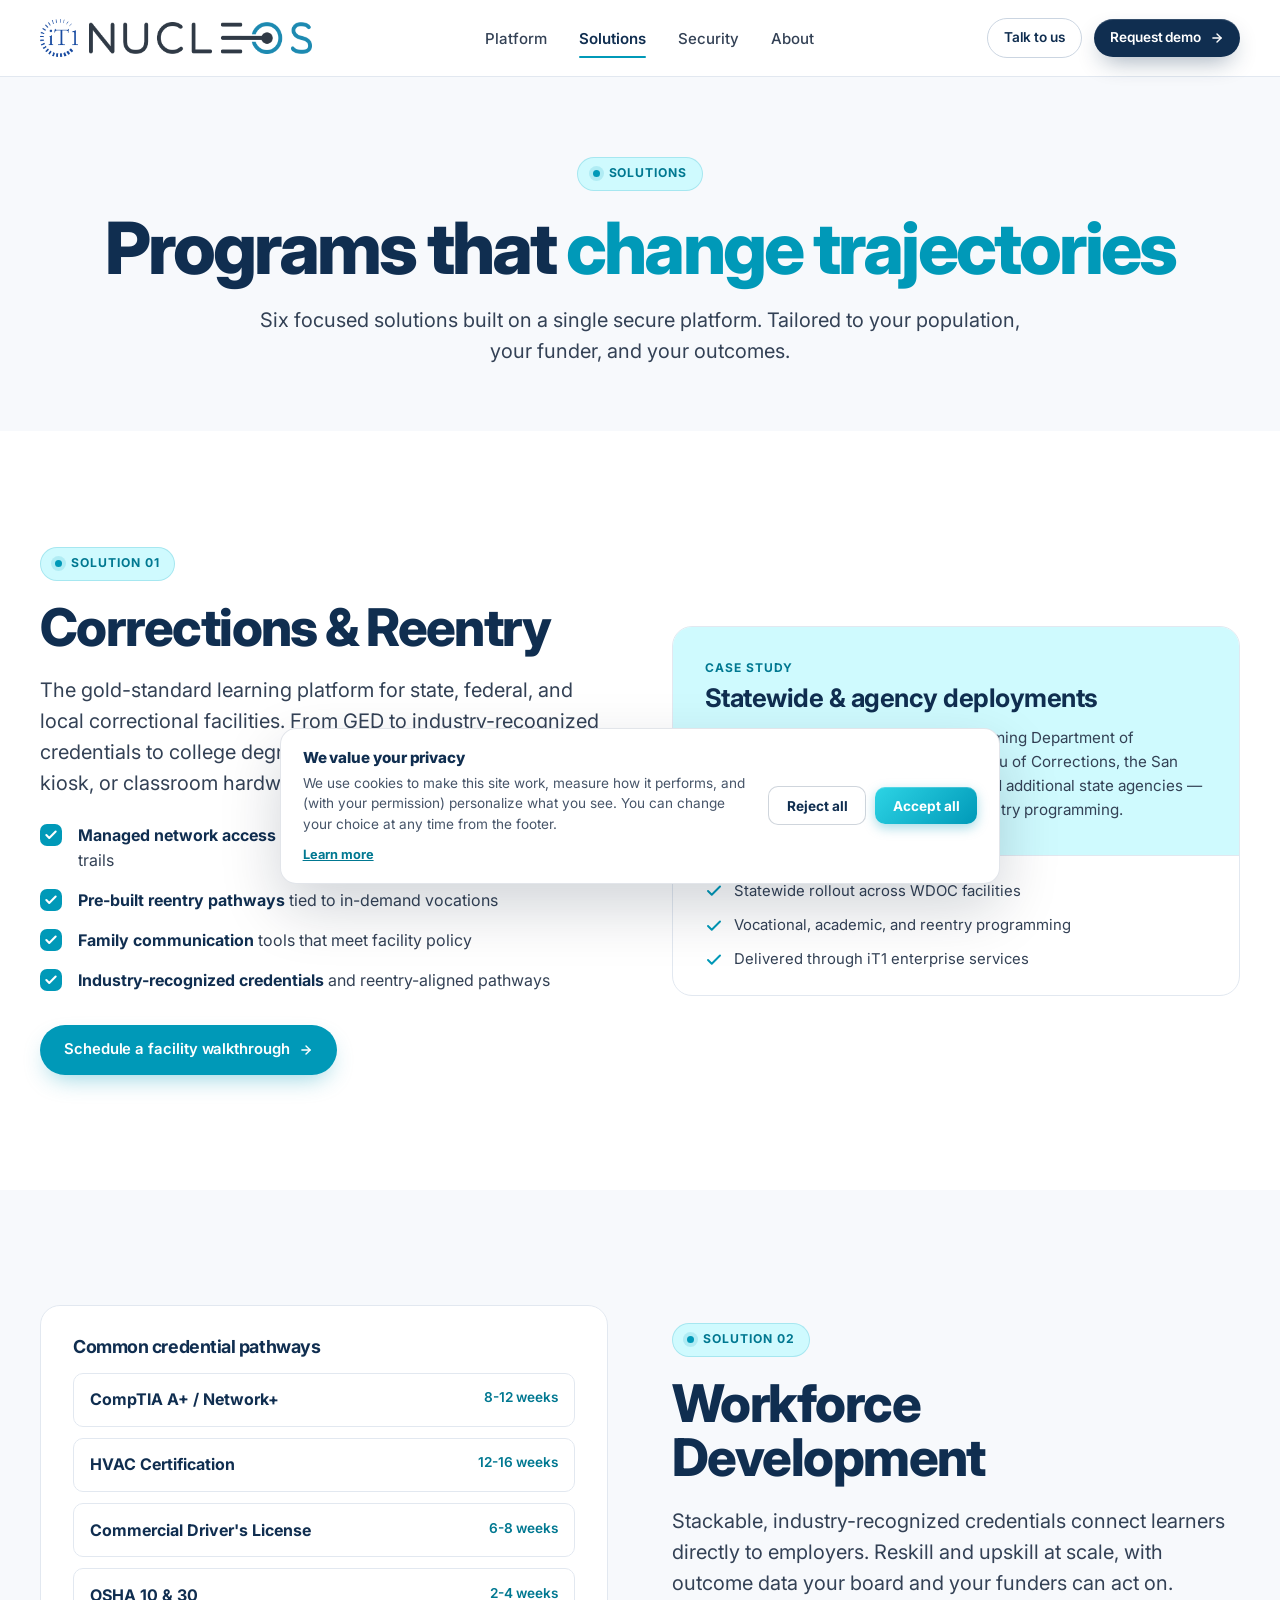
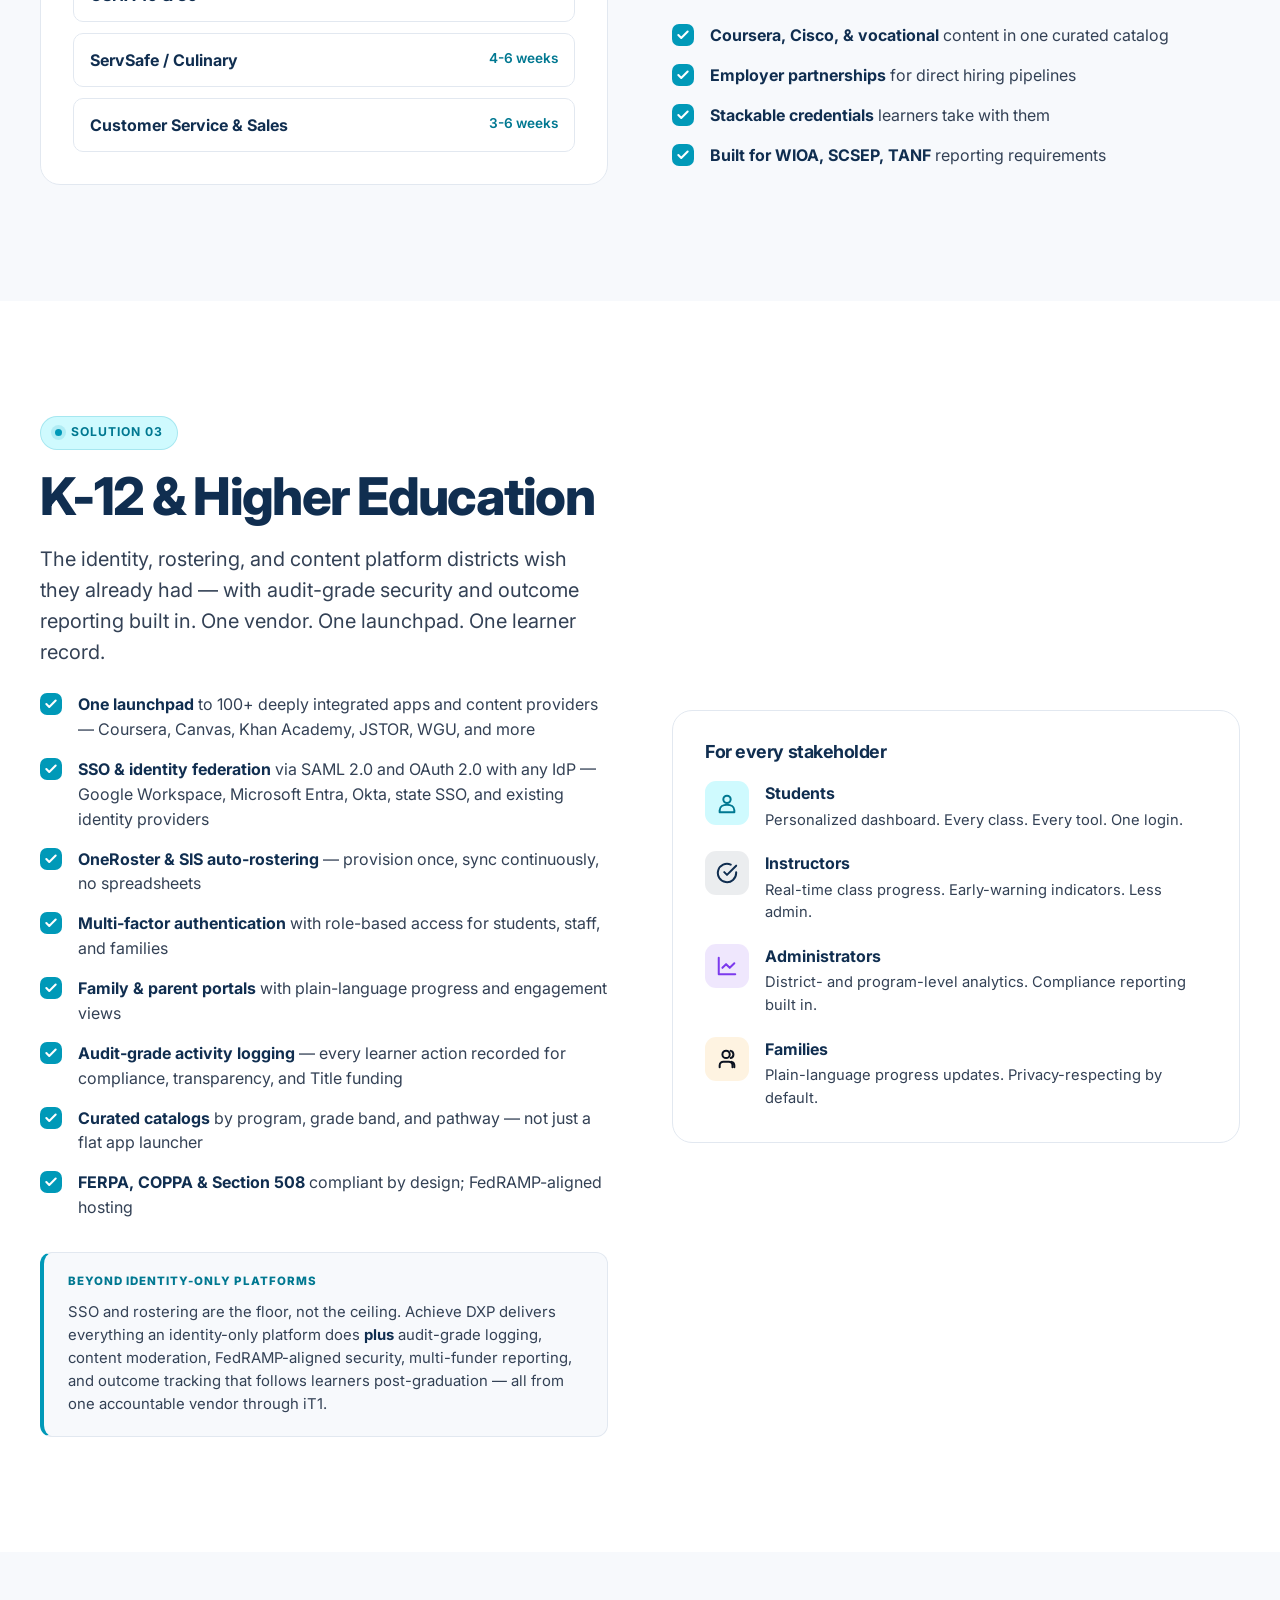
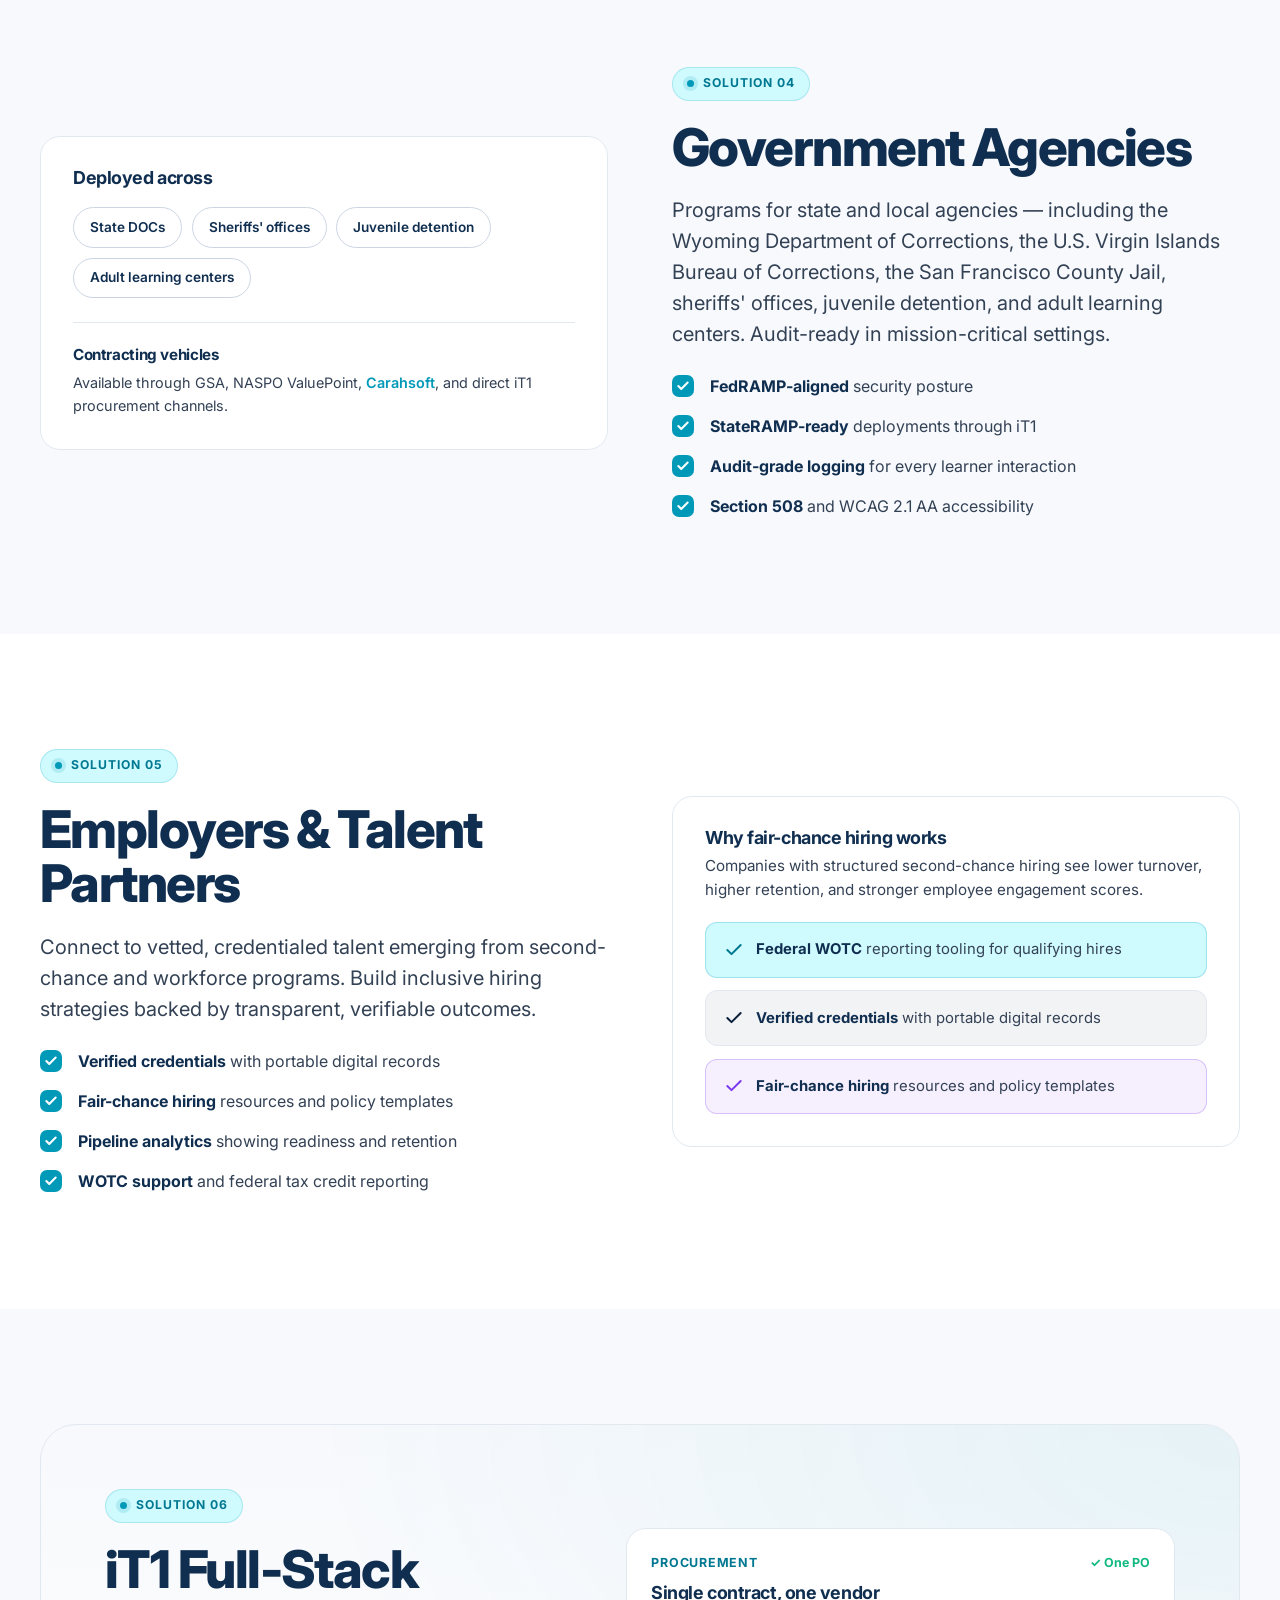
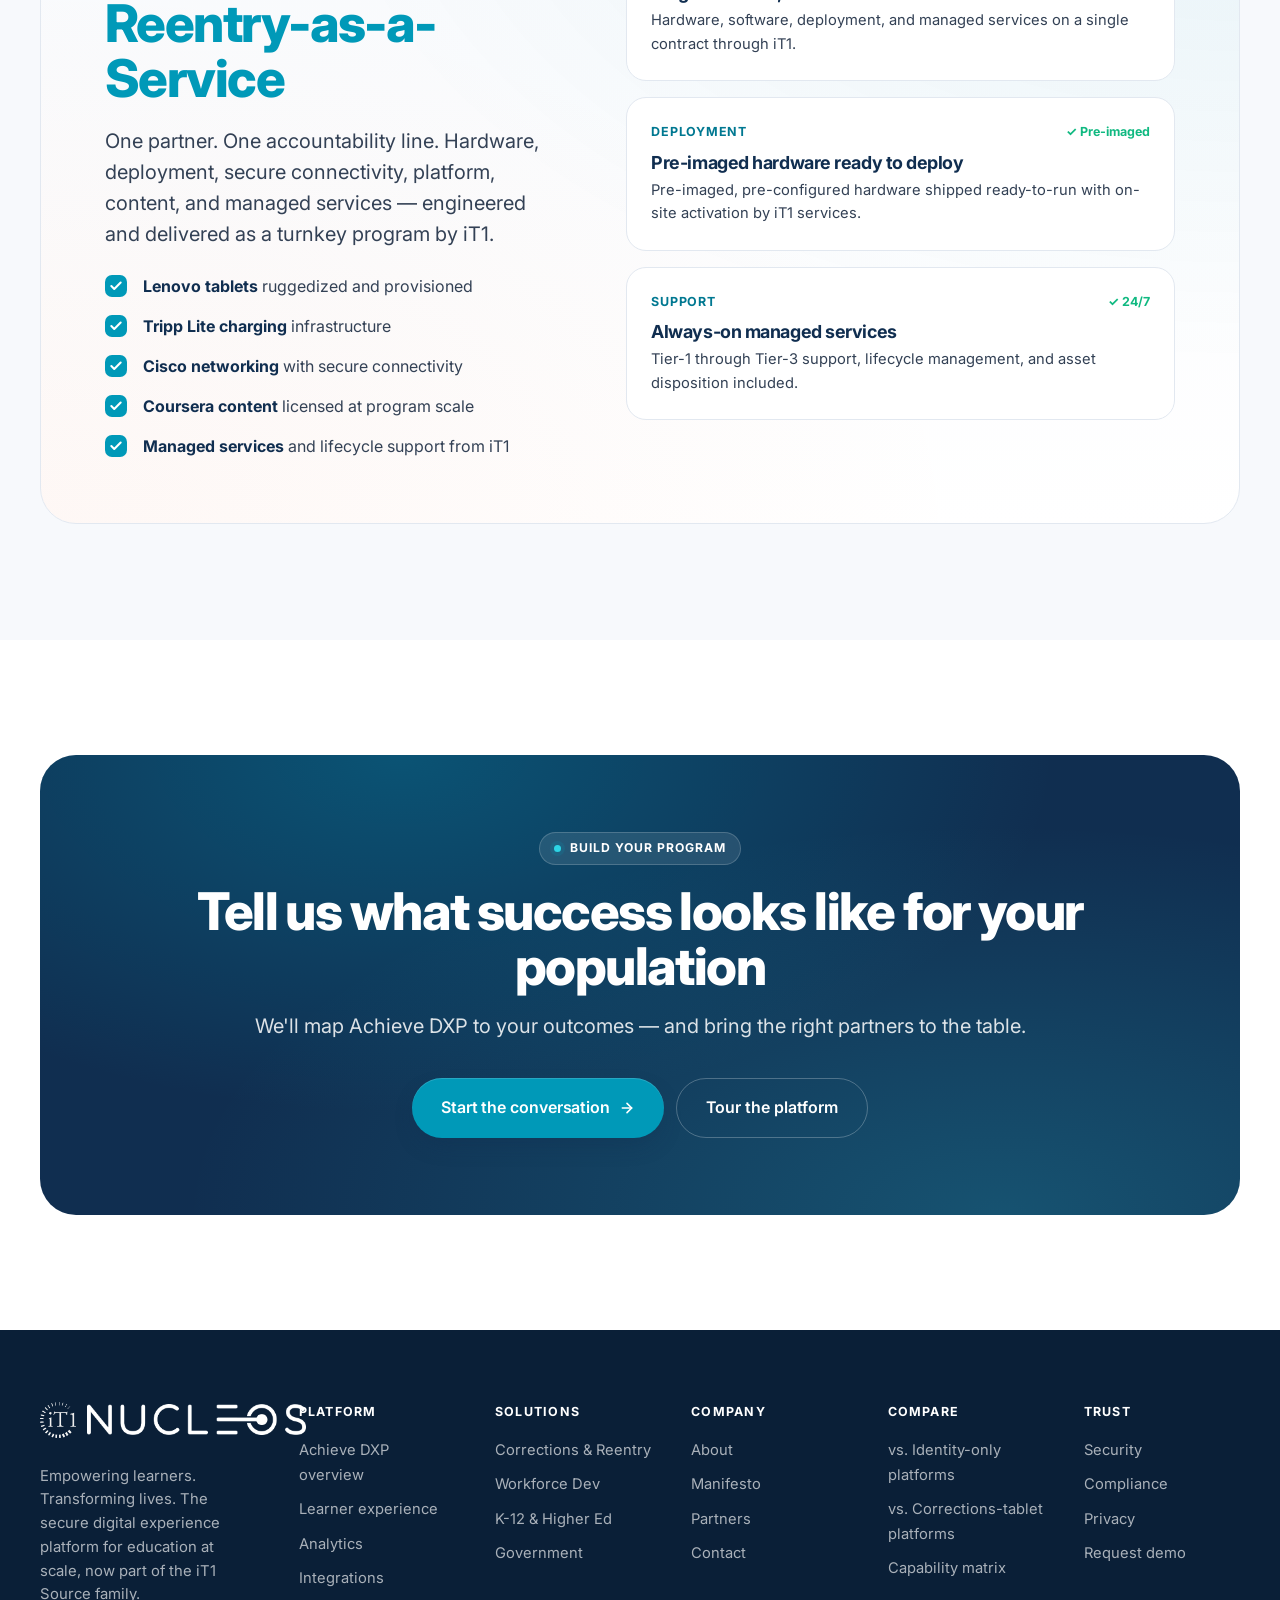
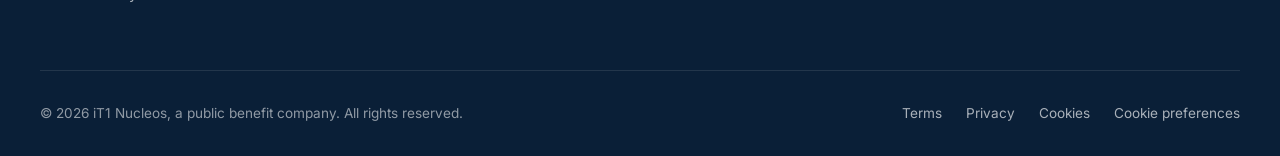
<file: solutions.html>
<!doctype html>
<html lang="en">
<head>
<meta charset="utf-8" />
<meta name="viewport" content="width=device-width, initial-scale=1" />
<title>Solutions — iT1 Nucleos</title>
<meta name="description" content="Solutions for corrections, workforce, K-12, higher education, government, and employers — powered by Achieve DXP." />
<link rel="preconnect" href="https://fonts.googleapis.com" />
<link rel="preconnect" href="https://fonts.gstatic.com" crossorigin />
<link rel="stylesheet" href="https://fonts.googleapis.com/css2?family=Inter:wght@400;500;600;700;800&display=swap" />
<link rel="stylesheet" href="assets/css/styles.css" />
<link rel="icon" type="image/png" href="assets/images/nucleos-logo-official.png" />
</head>
<body>
<div class="nav-wrap">
  <nav class="container nav" aria-label="Primary">
    <a class="brand" href="index.html" aria-label="iT1 Nucleos">
      <img class="brand-it1" src="assets/images/it1-logo.png" alt="iT1" />
      <img class="brand-logo" src="assets/images/nucleos-logo-official.png" alt="Nucleos" />
    </a>
    <ul class="nav-links">
      <li><a href="platform.html">Platform</a></li>
      <li><a href="solutions.html" class="active">Solutions</a></li>
      <li><a href="security.html">Security</a></li>
      <li><a href="about.html">About</a></li>
    </ul>
    <div class="nav-cta">
      <a class="btn btn-ghost btn-sm" href="contact.html">Talk to us</a>
      <a class="btn btn-primary btn-sm" href="contact.html#demo">Request demo
        <svg class="arrow" width="14" height="14" viewBox="0 0 24 24" fill="none" stroke="currentColor" stroke-width="2.4" stroke-linecap="round" stroke-linejoin="round"><line x1="5" y1="12" x2="19" y2="12"/><polyline points="12 5 19 12 12 19"/></svg>
      </a>
      <button class="menu-toggle" data-menu-toggle aria-label="Open menu">
        <svg width="20" height="20" viewBox="0 0 24 24" fill="none" stroke="currentColor" stroke-width="2.4" stroke-linecap="round"><line x1="3" y1="6" x2="21" y2="6"/><line x1="3" y1="12" x2="21" y2="12"/><line x1="3" y1="18" x2="21" y2="18"/></svg>
      </button>
    </div>
  </nav>
</div>

<aside class="mobile-panel" data-mobile-panel>
  <button class="close" data-mobile-close aria-label="Close menu">
    <svg width="20" height="20" viewBox="0 0 24 24" fill="none" stroke="currentColor" stroke-width="2.4" stroke-linecap="round"><line x1="18" y1="6" x2="6" y2="18"/><line x1="6" y1="6" x2="18" y2="18"/></svg>
  </button>
  <a href="platform.html">Platform</a>
  <a href="solutions.html">Solutions</a>
  <a href="security.html">Security</a>
  <a href="about.html">About</a>
  <a href="contact.html">Contact</a>
  <a class="btn btn-primary" href="contact.html#demo">Request demo</a>
</aside>
<section class="page-head">
  <div class="container">
    <span class="eyebrow"><span class="dot"></span> Solutions</span>
    <h1 style="margin-top:1.25rem">Programs that <span class="teal">change trajectories</span></h1>
    <p class="lead">Six focused solutions built on a single secure platform. Tailored to your population, your funder, and your outcomes.</p>
  </div>
</section>

<section class="section" id="corrections">
  <div class="container">
    <div class="split reveal">
      <div>
        <span class="eyebrow"><span class="dot"></span> Solution 01</span>
        <h2 style="margin-top:1.25rem">Corrections &amp; Reentry</h2>
        <p class="lead" style="margin-top:1.25rem">The gold-standard learning platform for state, federal, and local correctional facilities. From GED to industry-recognized credentials to college degrees — delivered securely on tablet, kiosk, or classroom hardware.</p>
        <ul class="feature-list">
          <li><span><strong>Managed network access</strong> with secure message logging and audit trails</span></li>
          <li><span><strong>Pre-built reentry pathways</strong> tied to in-demand vocations</span></li>
          <li><span><strong>Family communication</strong> tools that meet facility policy</span></li>
          <li><span><strong>Industry-recognized credentials</strong> and reentry-aligned pathways</span></li>
        </ul>
        <div style="margin-top:2rem">
          <a class="btn btn-teal" href="contact.html#demo">Schedule a facility walkthrough <svg class="arrow" width="14" height="14" viewBox="0 0 24 24" fill="none" stroke="currentColor" stroke-width="2.4" stroke-linecap="round" stroke-linejoin="round"><line x1="5" y1="12" x2="19" y2="12"/><polyline points="12 5 19 12 12 19"/></svg></a>
        </div>
      </div>
      <div class="card" style="padding:0;overflow:hidden">
        <div style="padding:2rem;background:var(--brand-teal-tint);border-bottom:1px solid var(--line)">
          <div style="font-size:0.75rem;color:var(--brand-teal-deep);font-weight:700;letter-spacing:0.08em;text-transform:uppercase">Case study</div>
          <h3 style="margin-top:0.5rem">Statewide &amp; agency deployments</h3>
          <p style="color:var(--ink-soft);margin-top:0.85rem;font-size:0.95rem">Achieve DXP is in production at the Wyoming Department of Corrections, the U.S. Virgin Islands Bureau of Corrections, the San Francisco County Jail tablet program, and additional state agencies — delivering vocational, academic, and reentry programming.</p>
        </div>
        <div style="padding:1.5rem 2rem;display:grid;gap:0.7rem">
          <div style="display:flex;align-items:center;gap:0.7rem;font-size:0.93rem;color:var(--ink-soft)"><svg width="18" height="18" viewBox="0 0 24 24" fill="none" stroke="#0099b8" stroke-width="2.6" stroke-linecap="round" stroke-linejoin="round"><polyline points="20 6 9 17 4 12"/></svg> Statewide rollout across WDOC facilities</div>
          <div style="display:flex;align-items:center;gap:0.7rem;font-size:0.93rem;color:var(--ink-soft)"><svg width="18" height="18" viewBox="0 0 24 24" fill="none" stroke="#0099b8" stroke-width="2.6" stroke-linecap="round" stroke-linejoin="round"><polyline points="20 6 9 17 4 12"/></svg> Vocational, academic, and reentry programming</div>
          <div style="display:flex;align-items:center;gap:0.7rem;font-size:0.93rem;color:var(--ink-soft)"><svg width="18" height="18" viewBox="0 0 24 24" fill="none" stroke="#0099b8" stroke-width="2.6" stroke-linecap="round" stroke-linejoin="round"><polyline points="20 6 9 17 4 12"/></svg> Delivered through iT1 enterprise services</div>
        </div>
      </div>
    </div>
  </div>
</section>

<section class="section bg-soft" id="workforce">
  <div class="container">
    <div class="split split-rev reveal">
      <div>
        <span class="eyebrow"><span class="dot"></span> Solution 02</span>
        <h2 style="margin-top:1.25rem">Workforce Development</h2>
        <p class="lead" style="margin-top:1.25rem">Stackable, industry-recognized credentials connect learners directly to employers. Reskill and upskill at scale, with outcome data your board and your funders can act on.</p>
        <ul class="feature-list">
          <li><span><strong>Coursera, Cisco, &amp; vocational</strong> content in one curated catalog</span></li>
          <li><span><strong>Employer partnerships</strong> for direct hiring pipelines</span></li>
          <li><span><strong>Stackable credentials</strong> learners take with them</span></li>
          <li><span><strong>Built for WIOA, SCSEP, TANF</strong> reporting requirements</span></li>
        </ul>
      </div>
      <div class="card" style="padding:2rem">
        <h4 style="margin-bottom:1rem">Common credential pathways</h4>
        <div style="display:grid;gap:0.7rem">
          <div style="display:flex;justify-content:space-between;padding:0.85rem 1rem;background:white;border:1px solid var(--line);border-radius:10px"><span style="font-weight:700;color:var(--navy)">CompTIA A+ / Network+</span><span style="color:var(--brand-teal-deep);font-size:0.85rem;font-weight:600">8-12 weeks</span></div>
          <div style="display:flex;justify-content:space-between;padding:0.85rem 1rem;background:white;border:1px solid var(--line);border-radius:10px"><span style="font-weight:700;color:var(--navy)">HVAC Certification</span><span style="color:var(--brand-teal-deep);font-size:0.85rem;font-weight:600">12-16 weeks</span></div>
          <div style="display:flex;justify-content:space-between;padding:0.85rem 1rem;background:white;border:1px solid var(--line);border-radius:10px"><span style="font-weight:700;color:var(--navy)">Commercial Driver's License</span><span style="color:var(--brand-teal-deep);font-size:0.85rem;font-weight:600">6-8 weeks</span></div>
          <div style="display:flex;justify-content:space-between;padding:0.85rem 1rem;background:white;border:1px solid var(--line);border-radius:10px"><span style="font-weight:700;color:var(--navy)">OSHA 10 &amp; 30</span><span style="color:var(--brand-teal-deep);font-size:0.85rem;font-weight:600">2-4 weeks</span></div>
          <div style="display:flex;justify-content:space-between;padding:0.85rem 1rem;background:white;border:1px solid var(--line);border-radius:10px"><span style="font-weight:700;color:var(--navy)">ServSafe / Culinary</span><span style="color:var(--brand-teal-deep);font-size:0.85rem;font-weight:600">4-6 weeks</span></div>
          <div style="display:flex;justify-content:space-between;padding:0.85rem 1rem;background:white;border:1px solid var(--line);border-radius:10px"><span style="font-weight:700;color:var(--navy)">Customer Service &amp; Sales</span><span style="color:var(--brand-teal-deep);font-size:0.85rem;font-weight:600">3-6 weeks</span></div>
        </div>
      </div>
    </div>
  </div>
</section>

<section class="section" id="education">
  <div class="container">
    <div class="split reveal">
      <div>
        <span class="eyebrow"><span class="dot"></span> Solution 03</span>
        <h2 style="margin-top:1.25rem">K-12 &amp; Higher Education</h2>
        <p class="lead" style="margin-top:1.25rem">The identity, rostering, and content platform districts wish they already had — with audit-grade security and outcome reporting built in. One vendor. One launchpad. One learner record.</p>
        <ul class="feature-list">
          <li><span><strong>One launchpad</strong> to 100+ deeply integrated apps and content providers — Coursera, Canvas, Khan Academy, JSTOR, WGU, and more</span></li>
          <li><span><strong>SSO &amp; identity federation</strong> via SAML 2.0 and OAuth 2.0 with any IdP — Google Workspace, Microsoft Entra, Okta, state SSO, and existing identity providers</span></li>
          <li><span><strong>OneRoster &amp; SIS auto-rostering</strong> — provision once, sync continuously, no spreadsheets</span></li>
          <li><span><strong>Multi-factor authentication</strong> with role-based access for students, staff, and families</span></li>
          <li><span><strong>Family &amp; parent portals</strong> with plain-language progress and engagement views</span></li>
          <li><span><strong>Audit-grade activity logging</strong> — every learner action recorded for compliance, transparency, and Title funding</span></li>
          <li><span><strong>Curated catalogs</strong> by program, grade band, and pathway — not just a flat app launcher</span></li>
          <li><span><strong>FERPA, COPPA &amp; Section 508</strong> compliant by design; FedRAMP-aligned hosting</span></li>
        </ul>

        <div style="margin-top:2rem;padding:1.25rem 1.5rem;border:1px solid var(--line);border-left:4px solid var(--teal);border-radius:12px;background:var(--bg-soft)">
          <div style="font-size:0.72rem;font-weight:800;letter-spacing:.08em;text-transform:uppercase;color:var(--teal-deep);margin-bottom:0.6rem">Beyond identity-only platforms</div>
          <p style="margin:0;color:var(--ink-soft);font-size:0.93rem;line-height:1.55">SSO and rostering are the floor, not the ceiling. Achieve DXP delivers everything an identity-only platform does <strong style="color:var(--navy)">plus</strong> audit-grade logging, content moderation, FedRAMP-aligned security, multi-funder reporting, and outcome tracking that follows learners post-graduation — all from one accountable vendor through iT1.</p>
        </div>
      </div>
      <div class="card" style="padding:2rem">
        <h4 style="margin-bottom:1.25rem">For every stakeholder</h4>
        <div style="display:flex;flex-direction:column;gap:1.25rem">
          <div style="display:flex;gap:1rem"><div style="width:44px;height:44px;flex-shrink:0;border-radius:11px;background:var(--brand-teal-tint);color:var(--brand-teal-deep);display:grid;place-items:center"><svg width="22" height="22" viewBox="0 0 24 24" fill="none" stroke="currentColor" stroke-width="2.2" stroke-linecap="round" stroke-linejoin="round"><circle cx="12" cy="8" r="4"/><path d="M12 14c-4 0-8 2-8 6v2h16v-2c0-4-4-6-8-6z"/></svg></div><div><div style="font-weight:700;color:var(--navy)">Students</div><div style="color:var(--ink-soft);font-size:0.92rem;margin-top:0.15rem">Personalized dashboard. Every class. Every tool. One login.</div></div></div>
          <div style="display:flex;gap:1rem"><div style="width:44px;height:44px;flex-shrink:0;border-radius:11px;background:rgba(11,31,58,0.08);color:var(--navy);display:grid;place-items:center"><svg width="22" height="22" viewBox="0 0 24 24" fill="none" stroke="currentColor" stroke-width="2.2" stroke-linecap="round" stroke-linejoin="round"><path d="M22 11.08V12a10 10 0 11-5.93-9.14"/><polyline points="22 4 12 14.01 9 11.01"/></svg></div><div><div style="font-weight:700;color:var(--navy)">Instructors</div><div style="color:var(--ink-soft);font-size:0.92rem;margin-top:0.15rem">Real-time class progress. Early-warning indicators. Less admin.</div></div></div>
          <div style="display:flex;gap:1rem"><div style="width:44px;height:44px;flex-shrink:0;border-radius:11px;background:rgba(124,58,237,0.12);color:var(--violet);display:grid;place-items:center"><svg width="22" height="22" viewBox="0 0 24 24" fill="none" stroke="currentColor" stroke-width="2.2" stroke-linecap="round" stroke-linejoin="round"><path d="M3 3v18h18"/><path d="M7 14l4-4 4 4 5-5"/></svg></div><div><div style="font-weight:700;color:var(--navy)">Administrators</div><div style="color:var(--ink-soft);font-size:0.92rem;margin-top:0.15rem">District- and program-level analytics. Compliance reporting built in.</div></div></div>
          <div style="display:flex;gap:1rem"><div style="width:44px;height:44px;flex-shrink:0;border-radius:11px;background:rgba(245,158,11,0.12);color:var(--accent);display:grid;place-items:center"><svg width="22" height="22" viewBox="0 0 24 24" fill="none" stroke="currentColor" stroke-width="2.2" stroke-linecap="round" stroke-linejoin="round"><path d="M20 21v-2a4 4 0 00-3-3.87"/><path d="M4 21v-2a4 4 0 014-4h6a4 4 0 014 4v2"/><circle cx="11" cy="7" r="4"/><path d="M16 3.13a4 4 0 010 7.75"/></svg></div><div><div style="font-weight:700;color:var(--navy)">Families</div><div style="color:var(--ink-soft);font-size:0.92rem;margin-top:0.15rem">Plain-language progress updates. Privacy-respecting by default.</div></div></div>
        </div>
      </div>
    </div>
  </div>
</section>

<section class="section bg-soft" id="government">
  <div class="container">
    <div class="split split-rev reveal">
      <div>
        <span class="eyebrow"><span class="dot"></span> Solution 04</span>
        <h2 style="margin-top:1.25rem">Government Agencies</h2>
        <p class="lead" style="margin-top:1.25rem">Programs for state and local agencies — including the Wyoming Department of Corrections, the U.S. Virgin Islands Bureau of Corrections, the San Francisco County Jail, sheriffs' offices, juvenile detention, and adult learning centers. Audit-ready in mission-critical settings.</p>
        <ul class="feature-list">
          <li><span><strong>FedRAMP-aligned</strong> security posture</span></li>
          <li><span><strong>StateRAMP-ready</strong> deployments through iT1</span></li>
          <li><span><strong>Audit-grade logging</strong> for every learner interaction</span></li>
          <li><span><strong>Section 508</strong> and WCAG 2.1 AA accessibility</span></li>
        </ul>
      </div>
      <div class="card" style="padding:2rem">
        <h4 style="margin-bottom:1.25rem">Deployed across</h4>
        <div style="display:flex;flex-wrap:wrap;gap:0.6rem">
          <span style="padding:0.55rem 1rem;background:white;border:1px solid var(--line-strong);border-radius:999px;font-size:0.85rem;font-weight:600;color:var(--navy)">State DOCs</span>
          <span style="padding:0.55rem 1rem;background:white;border:1px solid var(--line-strong);border-radius:999px;font-size:0.85rem;font-weight:600;color:var(--navy)">Sheriffs' offices</span>
          <span style="padding:0.55rem 1rem;background:white;border:1px solid var(--line-strong);border-radius:999px;font-size:0.85rem;font-weight:600;color:var(--navy)">Juvenile detention</span>
          <span style="padding:0.55rem 1rem;background:white;border:1px solid var(--line-strong);border-radius:999px;font-size:0.85rem;font-weight:600;color:var(--navy)">Adult learning centers</span>
          </div>
        <div style="margin-top:1.5rem;padding-top:1.5rem;border-top:1px solid var(--line)">
          <h4 style="font-size:0.95rem;margin-bottom:0.5rem">Contracting vehicles</h4>
          <p style="color:var(--ink-soft);font-size:0.9rem;margin:0">Available through GSA, NASPO ValuePoint, <a href="https://www.carahsoft.com/buy" target="_blank" rel="noopener" style="color:var(--teal);font-weight:600">Carahsoft</a>, and direct iT1 procurement channels.</p>
        </div>
      </div>
    </div>
  </div>
</section>

<section class="section" id="employers">
  <div class="container">
    <div class="split reveal">
      <div>
        <span class="eyebrow"><span class="dot"></span> Solution 05</span>
        <h2 style="margin-top:1.25rem">Employers &amp; Talent Partners</h2>
        <p class="lead" style="margin-top:1.25rem">Connect to vetted, credentialed talent emerging from second-chance and workforce programs. Build inclusive hiring strategies backed by transparent, verifiable outcomes.</p>
        <ul class="feature-list">
          <li><span><strong>Verified credentials</strong> with portable digital records</span></li>
          <li><span><strong>Fair-chance hiring</strong> resources and policy templates</span></li>
          <li><span><strong>Pipeline analytics</strong> showing readiness and retention</span></li>
          <li><span><strong>WOTC support</strong> and federal tax credit reporting</span></li>
        </ul>
      </div>
      <div class="card" style="padding:2rem;display:flex;flex-direction:column;gap:1.25rem">
        <div><h4 style="margin-bottom:0.4rem">Why fair-chance hiring works</h4><p style="color:var(--ink-soft);font-size:0.95rem;margin:0">Companies with structured second-chance hiring see lower turnover, higher retention, and stronger employee engagement scores.</p></div>
        <div style="display:grid;gap:0.8rem">
          <div style="display:flex;align-items:center;gap:0.75rem;padding:0.95rem 1.1rem;background:var(--brand-teal-tint);border:1px solid rgba(0,153,184,0.25);border-radius:12px"><svg width="20" height="20" viewBox="0 0 24 24" fill="none" stroke="#007891" stroke-width="2.4" stroke-linecap="round" stroke-linejoin="round"><polyline points="20 6 9 17 4 12"/></svg> <span style="font-size:0.93rem;color:var(--ink-soft)"><strong style="color:var(--navy)">Federal WOTC</strong> reporting tooling for qualifying hires</span></div>
          <div style="display:flex;align-items:center;gap:0.75rem;padding:0.95rem 1.1rem;background:rgba(11,31,58,0.05);border:1px solid var(--line);border-radius:12px"><svg width="20" height="20" viewBox="0 0 24 24" fill="none" stroke="#0b1f3a" stroke-width="2.4" stroke-linecap="round" stroke-linejoin="round"><polyline points="20 6 9 17 4 12"/></svg> <span style="font-size:0.93rem;color:var(--ink-soft)"><strong style="color:var(--navy)">Verified credentials</strong> with portable digital records</span></div>
          <div style="display:flex;align-items:center;gap:0.75rem;padding:0.95rem 1.1rem;background:rgba(124,58,237,0.08);border:1px solid rgba(124,58,237,0.25);border-radius:12px"><svg width="20" height="20" viewBox="0 0 24 24" fill="none" stroke="#7c3aed" stroke-width="2.4" stroke-linecap="round" stroke-linejoin="round"><polyline points="20 6 9 17 4 12"/></svg> <span style="font-size:0.93rem;color:var(--ink-soft)"><strong style="color:var(--navy)">Fair-chance hiring</strong> resources and policy templates</span></div>
        </div>
      </div>
    </div>
  </div>
</section>

<section class="section bg-soft" id="bundle">
  <div class="container">
    <div class="showcase reveal">
      <div class="showcase-grid">
        <div>
          <span class="eyebrow"><span class="dot"></span> Solution 06</span>
          <h2 style="margin-top:1.25rem">iT1 Full-Stack <span class="teal">Reentry-as-a-Service</span></h2>
          <p class="lead" style="margin-top:1.25rem">One partner. One accountability line. Hardware, deployment, secure connectivity, platform, content, and managed services — engineered and delivered as a turnkey program by iT1.</p>
          <ul class="feature-list">
            <li><span><strong>Lenovo tablets</strong> ruggedized and provisioned</span></li>
            <li><span><strong>Tripp Lite charging</strong> infrastructure</span></li>
            <li><span><strong>Cisco networking</strong> with secure connectivity</span></li>
            <li><span><strong>Coursera content</strong> licensed at program scale</span></li>
            <li><span><strong>Managed services</strong> and lifecycle support from iT1</span></li>
          </ul>
        </div>
        <div style="display:grid;gap:1rem">
          <div class="card" style="padding:1.5rem"><div style="display:flex;justify-content:space-between;align-items:center;margin-bottom:0.75rem"><span style="font-size:0.78rem;color:var(--brand-teal-deep);font-weight:700;letter-spacing:0.06em;text-transform:uppercase">Procurement</span><span style="font-size:0.78rem;color:var(--emerald);font-weight:700">&#10003; One PO</span></div><h4>Single contract, one vendor</h4><p style="color:var(--ink-soft);font-size:0.92rem;margin:0.4rem 0 0">Hardware, software, deployment, and managed services on a single contract through iT1.</p></div>
          <div class="card" style="padding:1.5rem"><div style="display:flex;justify-content:space-between;align-items:center;margin-bottom:0.75rem"><span style="font-size:0.78rem;color:var(--brand-teal-deep);font-weight:700;letter-spacing:0.06em;text-transform:uppercase">Deployment</span><span style="font-size:0.78rem;color:var(--emerald);font-weight:700">&#10003; Pre-imaged</span></div><h4>Pre-imaged hardware ready to deploy</h4><p style="color:var(--ink-soft);font-size:0.92rem;margin:0.4rem 0 0">Pre-imaged, pre-configured hardware shipped ready-to-run with on-site activation by iT1 services.</p></div>
          <div class="card" style="padding:1.5rem"><div style="display:flex;justify-content:space-between;align-items:center;margin-bottom:0.75rem"><span style="font-size:0.78rem;color:var(--brand-teal-deep);font-weight:700;letter-spacing:0.06em;text-transform:uppercase">Support</span><span style="font-size:0.78rem;color:var(--emerald);font-weight:700">&#10003; 24/7</span></div><h4>Always-on managed services</h4><p style="color:var(--ink-soft);font-size:0.92rem;margin:0.4rem 0 0">Tier-1 through Tier-3 support, lifecycle management, and asset disposition included.</p></div>
        </div>
      </div>
    </div>
  </div>
</section>

<section class="section">
  <div class="container">
    <div class="cta-banner reveal">
      <span class="eyebrow"><span class="dot"></span> Build your program</span>
      <h2 style="margin-top:1.25rem">Tell us what success looks like for your population</h2>
      <p class="lead">We'll map Achieve DXP to your outcomes — and bring the right partners to the table.</p>
      <div class="cta-actions">
        <a class="btn btn-primary btn-lg" href="contact.html#demo">Start the conversation <svg class="arrow" width="16" height="16" viewBox="0 0 24 24" fill="none" stroke="currentColor" stroke-width="2.4" stroke-linecap="round" stroke-linejoin="round"><line x1="5" y1="12" x2="19" y2="12"/><polyline points="12 5 19 12 12 19"/></svg></a>
        <a class="btn btn-ghost btn-lg" href="platform.html">Tour the platform</a>
      </div>
    </div>
  </div>
</section>
<footer class="footer">
  <div class="container">
    <div class="footer-grid">
      <div class="footer-brand">
        <a class="brand" href="index.html" aria-label="iT1 Nucleos">
          <img class="brand-it1" src="assets/images/it1-logo.png" alt="iT1" />
          <img class="brand-logo" src="assets/images/nucleos-logo-official.png" alt="Nucleos" />
        </a>
        <p>Empowering learners. Transforming lives. The secure digital experience platform for education at scale, now part of the iT1 Source family.</p>
      </div>
      <div class="footer-col"><h5>Platform</h5><ul><li><a href="platform.html">Achieve DXP overview</a></li><li><a href="platform.html#learner">Learner experience</a></li><li><a href="platform.html#analytics">Analytics</a></li><li><a href="platform.html">Integrations</a></li></ul></div>
      <div class="footer-col"><h5>Solutions</h5><ul><li><a href="solutions.html#corrections">Corrections &amp; Reentry</a></li><li><a href="solutions.html#workforce">Workforce Dev</a></li><li><a href="solutions.html#education">K-12 &amp; Higher Ed</a></li><li><a href="solutions.html#government">Government</a></li></ul></div>
      <div class="footer-col"><h5>Company</h5><ul><li><a href="about.html">About</a></li><li><a href="about.html#manifesto">Manifesto</a></li><li><a href="about.html#partners">Partners</a></li><li><a href="contact.html">Contact</a></li></ul></div>
      <div class="footer-col"><h5>Compare</h5><ul><li><a href="vs-identity-platforms.html">vs. Identity-only platforms</a></li><li><a href="vs-tablet-vendors.html">vs. Corrections-tablet platforms</a></li><li><a href="platform.html#truth">Capability matrix</a></li></ul></div><div class="footer-col"><h5>Trust</h5><ul><li><a href="security.html">Security</a></li><li><a href="security.html#compliance">Compliance</a></li><li><a href="security.html#privacy">Privacy</a></li><li><a href="contact.html#demo">Request demo</a></li></ul></div>
    </div>
    <div class="footer-bottom"><span>&copy; 2026 iT1 Nucleos, a public benefit company. All rights reserved.</span><div class="legal"><a href="terms.html">Terms</a><a href="privacy.html">Privacy</a><a href="cookies.html">Cookies</a><a href="#" data-cookie-prefs>Cookie preferences</a></div></div>
  </div>
</footer>

<script src="assets/js/main.js"></script>
</body>
</html>
</file>
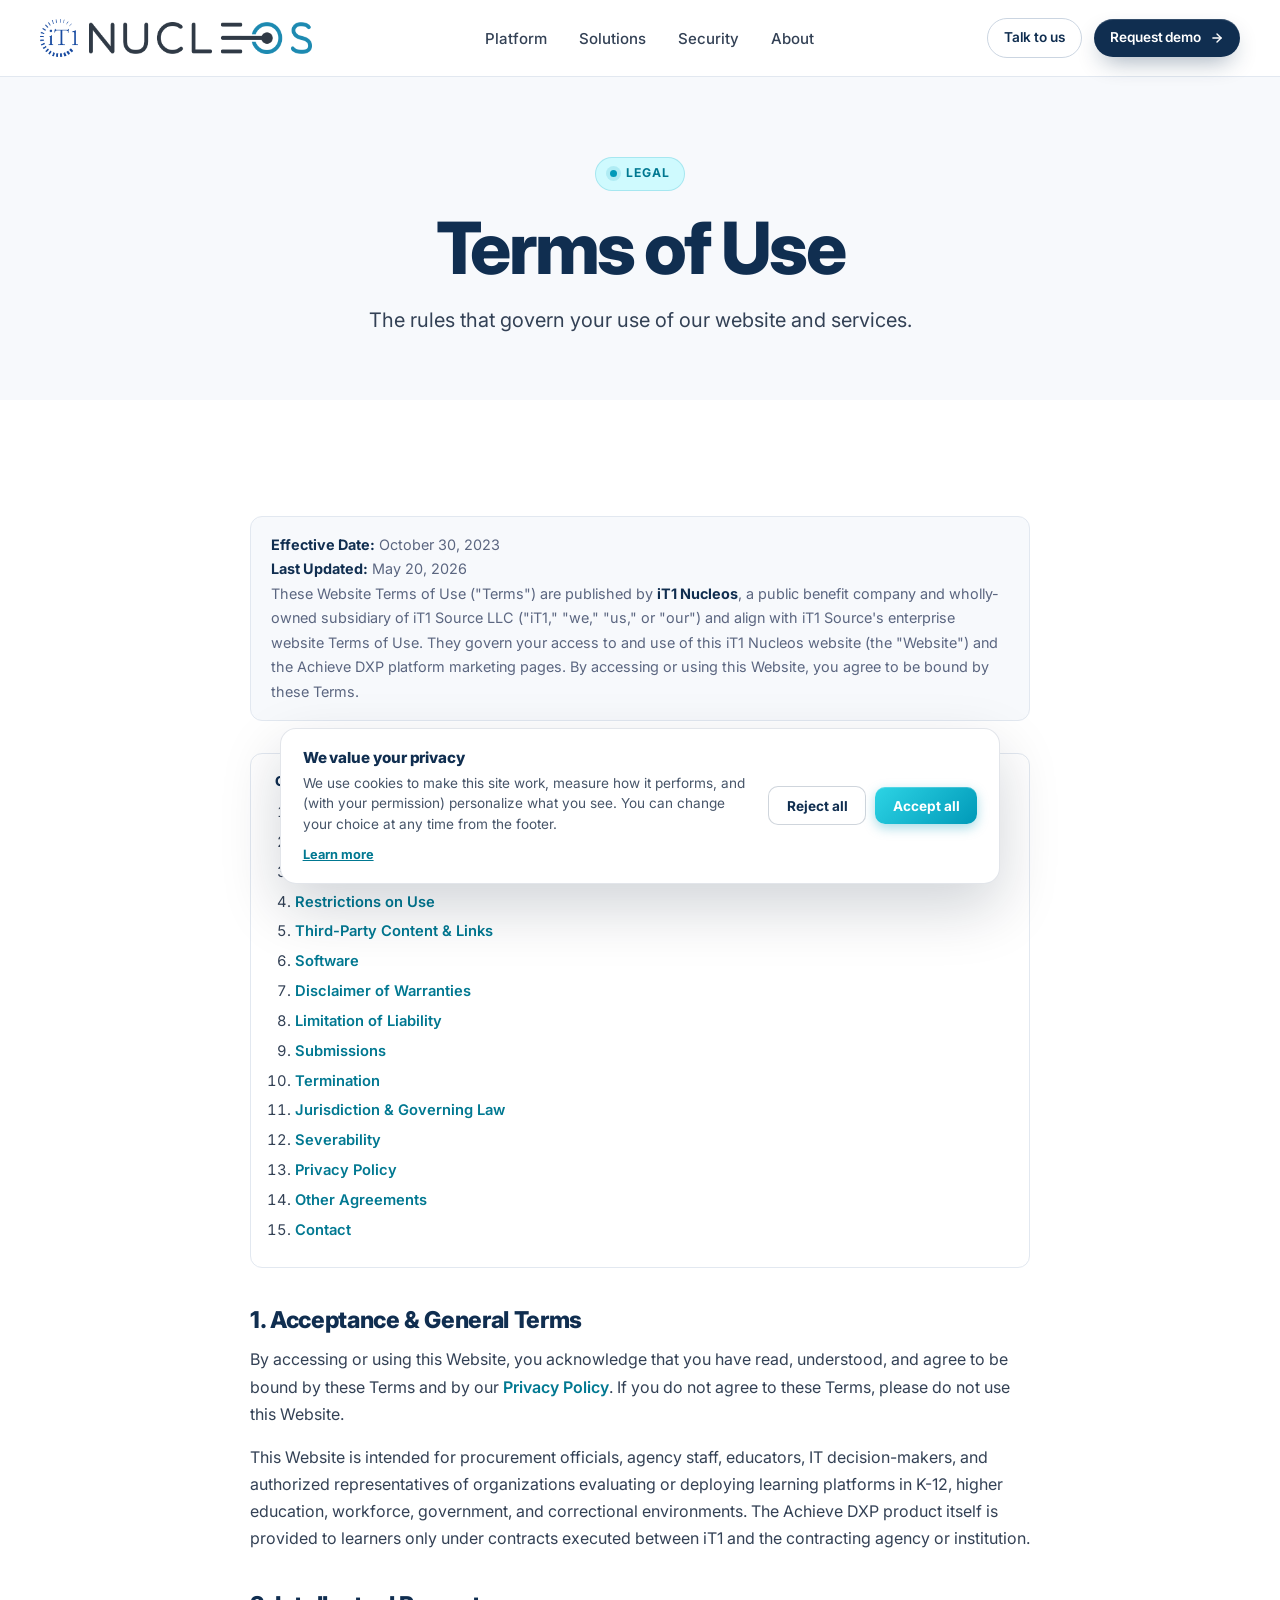
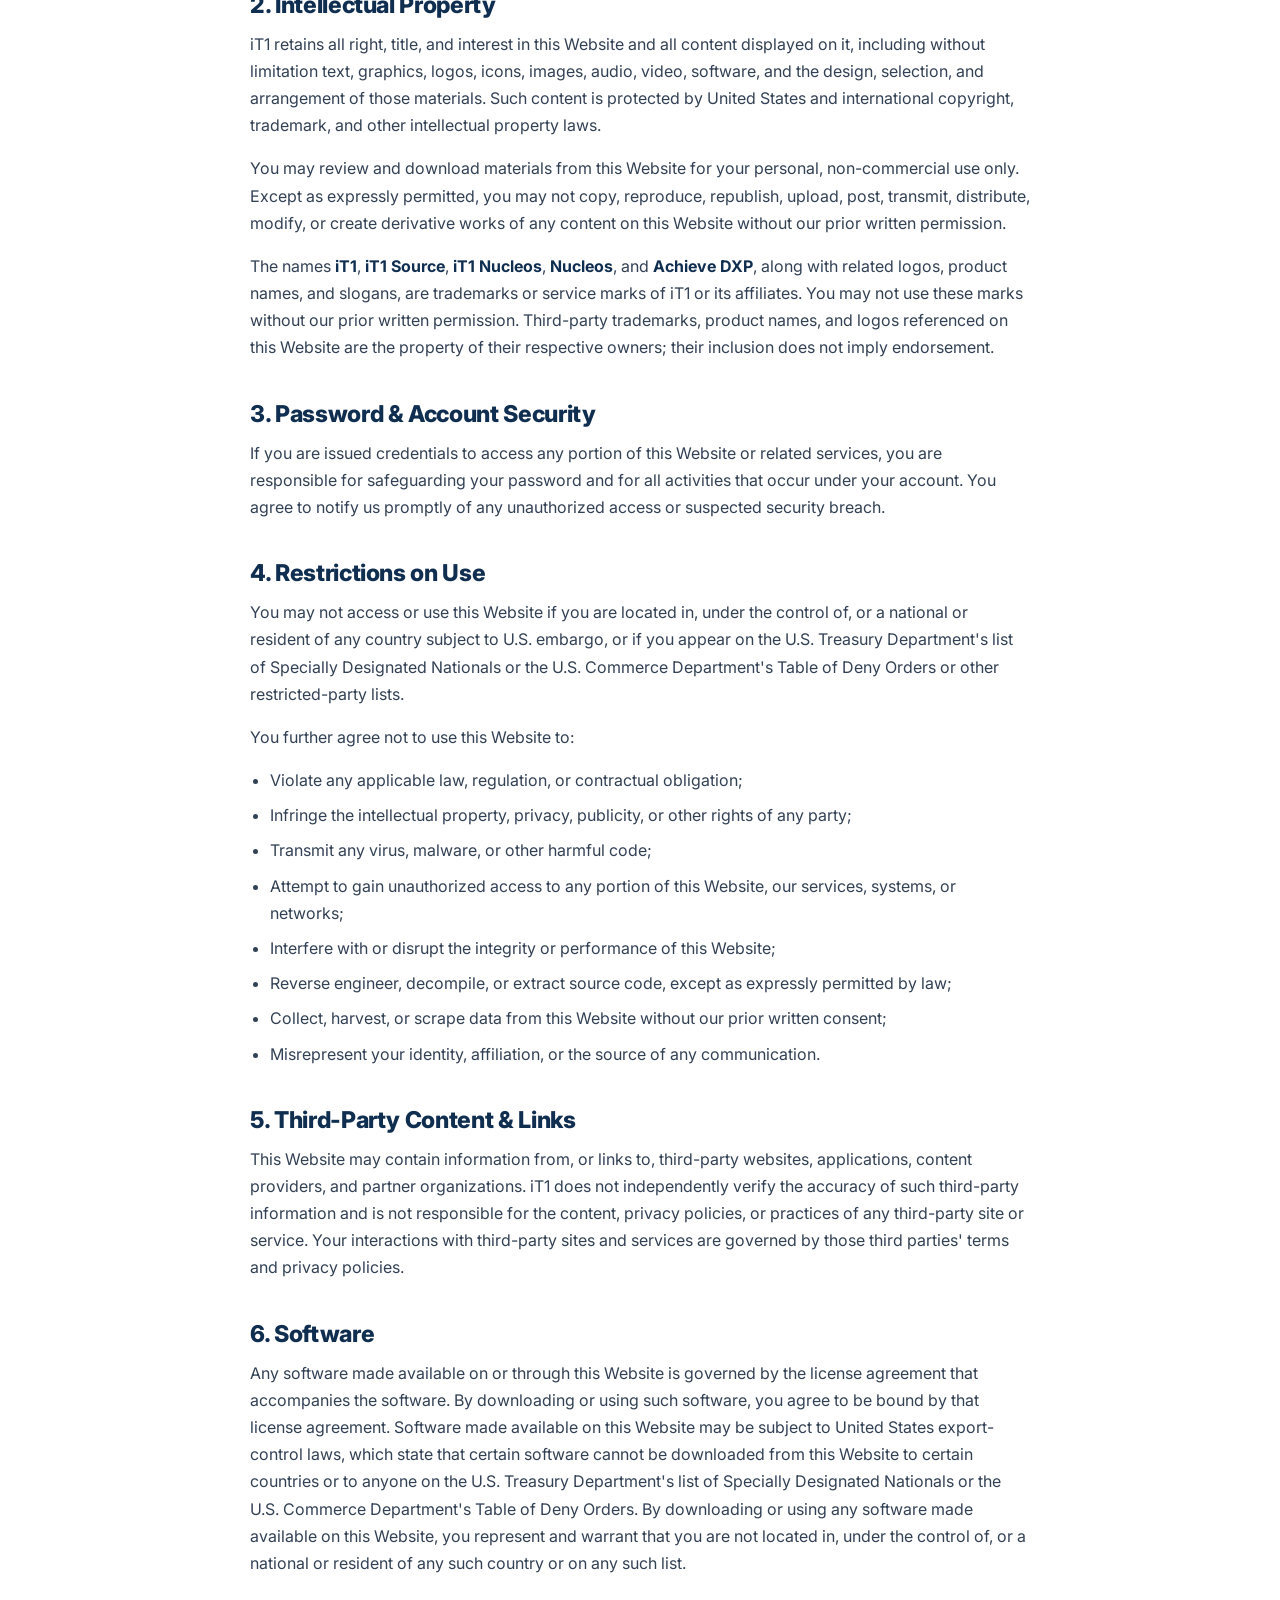
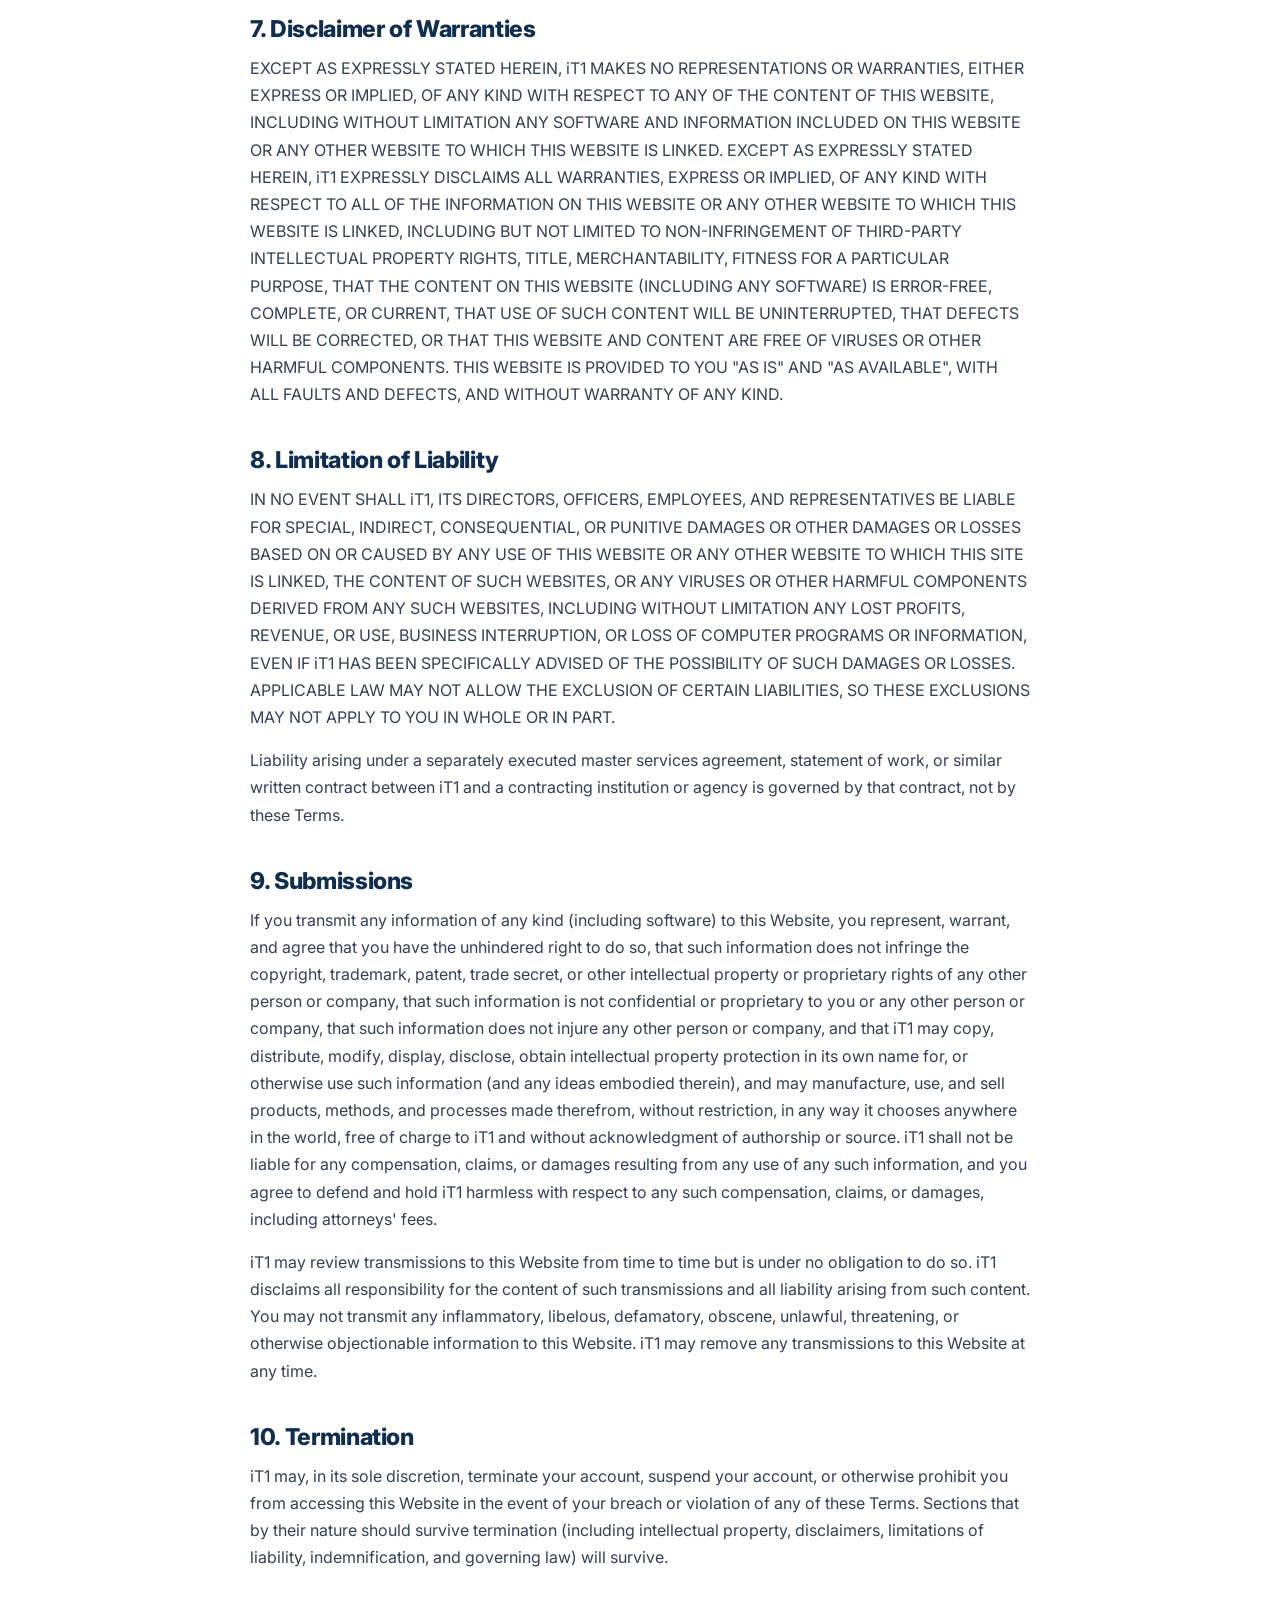
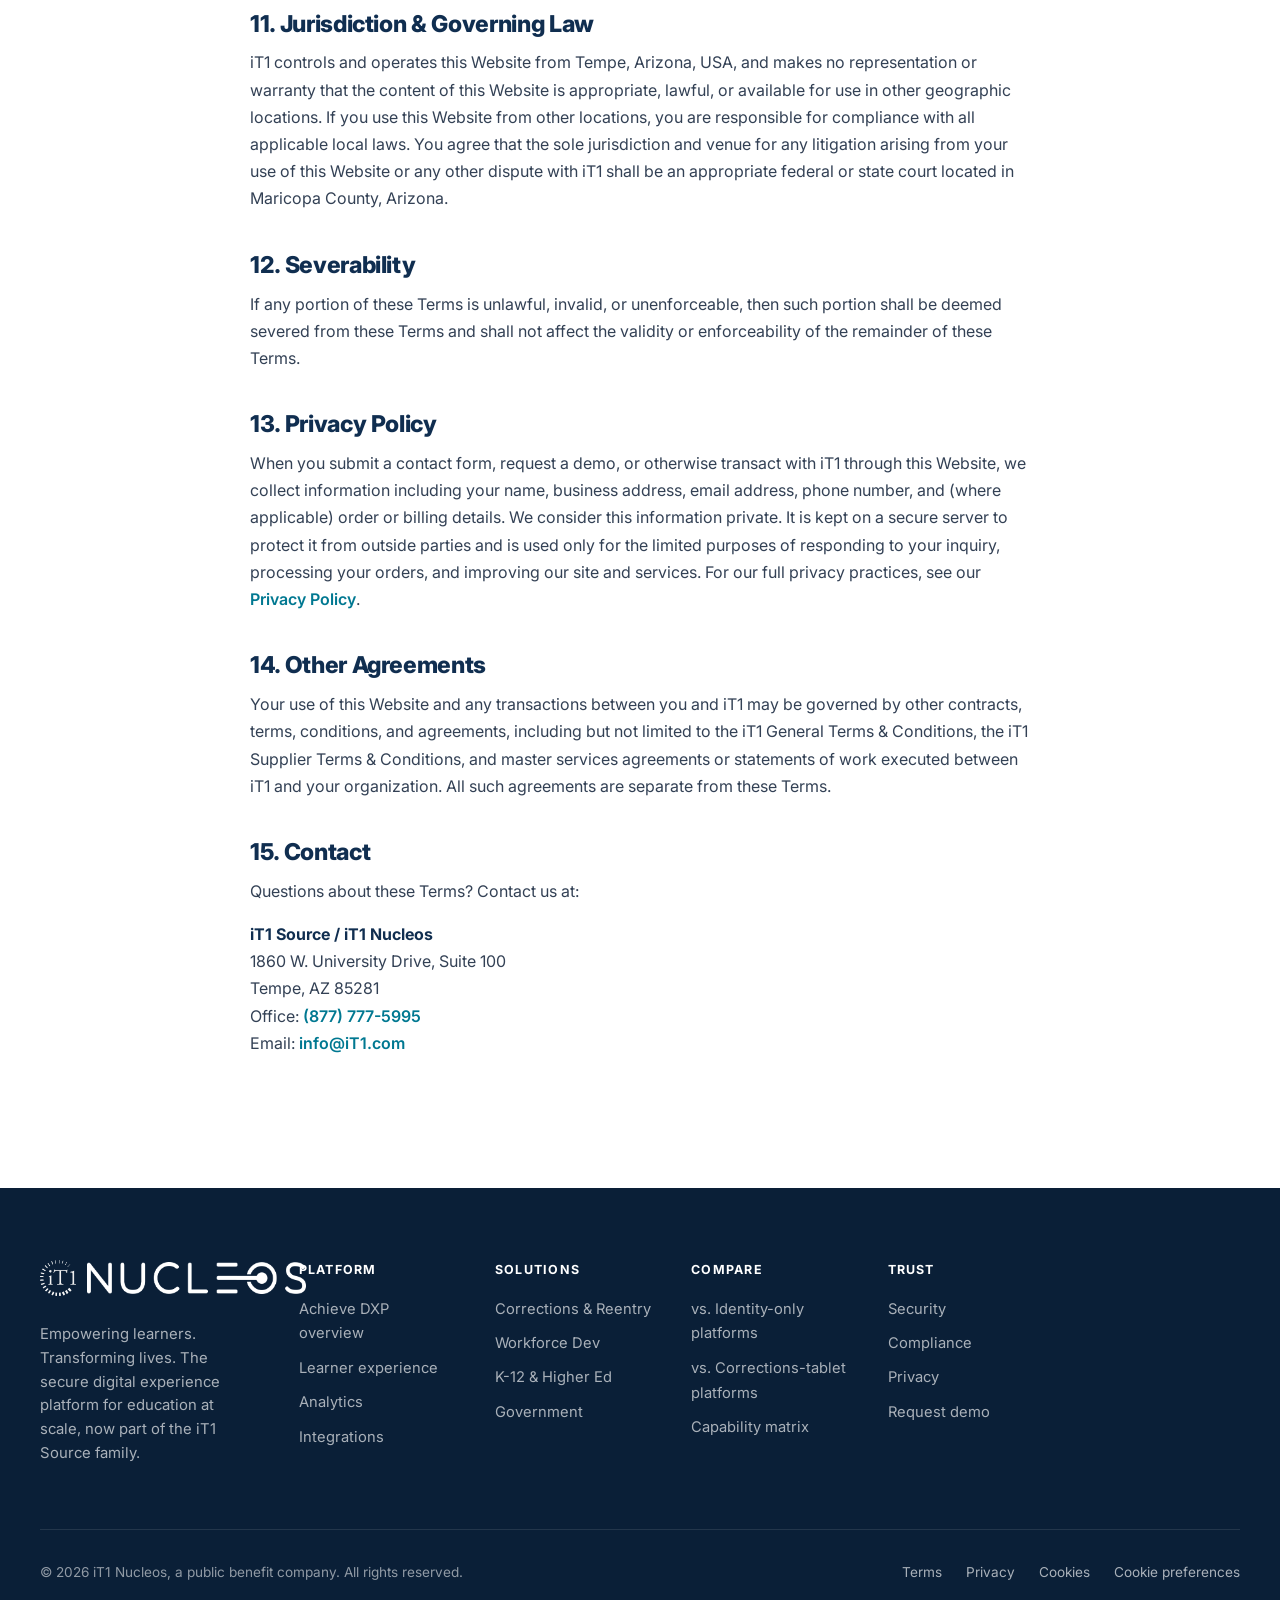
<file: terms.html>
<!doctype html>
<html lang="en">
<head>
<meta charset="utf-8" />
<meta name="viewport" content="width=device-width, initial-scale=1" />
<title>Terms of Use — iT1 Nucleos</title>
<meta name="description" content="iT1 Nucleos terms of use — your rights and responsibilities when using our website, Achieve DXP, and related services." />
<link rel="preconnect" href="https://fonts.googleapis.com" />
<link rel="preconnect" href="https://fonts.gstatic.com" crossorigin />
<link rel="stylesheet" href="https://fonts.googleapis.com/css2?family=Inter:wght@400;500;600;700;800&display=swap" />
<link rel="stylesheet" href="assets/css/styles.css" />
<link rel="icon" type="image/png" href="assets/images/nucleos-logo-official.png" />
<style>
  .legal-body{max-width:780px;margin:0 auto;font-size:1rem;line-height:1.7;color:var(--ink-soft);}
  .legal-body h2{font-size:1.45rem;margin:2.5rem 0 .85rem;color:var(--navy);letter-spacing:-.015em;}
  .legal-body h3{font-size:1.1rem;margin:1.5rem 0 .5rem;color:var(--navy);}
  .legal-body p{margin:0 0 1rem;}
  .legal-body ul{margin:0 0 1.25rem 1.25rem;padding:0;}
  .legal-body li{margin-bottom:.5rem;}
  .legal-body strong{color:var(--navy);font-weight:700;}
  .legal-body a{color:var(--teal-deep);font-weight:600;}
  .legal-meta{background:var(--bg-soft);border:1px solid var(--line);border-radius:12px;padding:1rem 1.25rem;margin-bottom:2rem;font-size:.9rem;color:var(--ink-mute);}
  .legal-toc{background:#fff;border:1px solid var(--line);border-radius:12px;padding:1.25rem 1.5rem;margin:2rem 0;}
  .legal-toc h4{margin:0 0 .75rem;color:var(--navy);font-size:.85rem;letter-spacing:.08em;text-transform:uppercase;font-weight:800;}
  .legal-toc ol{margin:0;padding-left:1.25rem;}
  .legal-toc li{margin-bottom:.3rem;font-size:.92rem;}
  .legal-toc a{color:var(--teal-deep);font-weight:600;text-decoration:none;}
  .legal-toc a:hover{text-decoration:underline;}
</style>
</head>
<body>
<div class="nav-wrap">
  <nav class="container nav" aria-label="Primary">
    <a class="brand" href="index.html" aria-label="iT1 Nucleos">
      <img class="brand-it1" src="assets/images/it1-logo.png" alt="iT1" />
      <img class="brand-logo" src="assets/images/nucleos-logo-official.png" alt="Nucleos" />
    </a>
    <ul class="nav-links">
      <li><a href="platform.html">Platform</a></li>
      <li><a href="solutions.html">Solutions</a></li>
      <li><a href="security.html">Security</a></li>
      <li><a href="about.html">About</a></li>
    </ul>
    <div class="nav-cta">
      <a class="btn btn-ghost btn-sm" href="contact.html">Talk to us</a>
      <a class="btn btn-primary btn-sm" href="contact.html#demo">Request demo
        <svg class="arrow" width="14" height="14" viewBox="0 0 24 24" fill="none" stroke="currentColor" stroke-width="2.4" stroke-linecap="round" stroke-linejoin="round"><line x1="5" y1="12" x2="19" y2="12"/><polyline points="12 5 19 12 12 19"/></svg>
      </a>
      <button class="menu-toggle" data-menu-toggle aria-label="Open menu">
        <svg width="20" height="20" viewBox="0 0 24 24" fill="none" stroke="currentColor" stroke-width="2.4" stroke-linecap="round"><line x1="3" y1="6" x2="21" y2="6"/><line x1="3" y1="12" x2="21" y2="12"/><line x1="3" y1="18" x2="21" y2="18"/></svg>
      </button>
    </div>
  </nav>
</div>

<aside class="mobile-panel" data-mobile-panel>
  <button class="close" data-mobile-close aria-label="Close menu">
    <svg width="20" height="20" viewBox="0 0 24 24" fill="none" stroke="currentColor" stroke-width="2.4" stroke-linecap="round"><line x1="18" y1="6" x2="6" y2="18"/><line x1="6" y1="6" x2="18" y2="18"/></svg>
  </button>
  <a href="platform.html">Platform</a>
  <a href="solutions.html">Solutions</a>
  <a href="security.html">Security</a>
  <a href="about.html">About</a>
  <a href="contact.html">Contact</a>
  <a class="btn btn-primary" href="contact.html#demo">Request demo</a>
</aside>

<section class="page-head">
  <div class="container">
    <span class="eyebrow"><span class="dot"></span> Legal</span>
    <h1 style="margin-top:1.25rem">Terms of Use</h1>
    <p class="lead">The rules that govern your use of our website and services.</p>
  </div>
</section>

<section class="section">
  <div class="container">
    <div class="legal-body">
      <div class="legal-meta">
        <strong>Effective Date:</strong> October 30, 2023<br/>
        <strong>Last Updated:</strong> May 20, 2026<br/>
        These Website Terms of Use ("Terms") are published by <strong>iT1 Nucleos</strong>, a public benefit company and wholly-owned subsidiary of iT1 Source LLC ("iT1," "we," "us," or "our") and align with iT1 Source's enterprise website Terms of Use. They govern your access to and use of this iT1 Nucleos website (the "Website") and the Achieve DXP platform marketing pages. By accessing or using this Website, you agree to be bound by these Terms.
      </div>

      <div class="legal-toc">
        <h4>Contents</h4>
        <ol>
          <li><a href="#acceptance">Acceptance &amp; General Terms</a></li>
          <li><a href="#ip">Intellectual Property</a></li>
          <li><a href="#account">Password &amp; Account Security</a></li>
          <li><a href="#restrictions">Restrictions on Use</a></li>
          <li><a href="#third-party">Third-Party Content &amp; Links</a></li>
          <li><a href="#software">Software</a></li>
          <li><a href="#disclaimer">Disclaimer of Warranties</a></li>
          <li><a href="#liability">Limitation of Liability</a></li>
          <li><a href="#submissions">Submissions</a></li>
          <li><a href="#termination">Termination</a></li>
          <li><a href="#governing-law">Jurisdiction &amp; Governing Law</a></li>
          <li><a href="#severability">Severability</a></li>
          <li><a href="#privacy">Privacy Policy</a></li>
          <li><a href="#other">Other Agreements</a></li>
          <li><a href="#contact">Contact</a></li>
        </ol>
      </div>

      <h2 id="acceptance">1. Acceptance &amp; General Terms</h2>
      <p>By accessing or using this Website, you acknowledge that you have read, understood, and agree to be bound by these Terms and by our <a href="privacy.html">Privacy Policy</a>. If you do not agree to these Terms, please do not use this Website.</p>
      <p>This Website is intended for procurement officials, agency staff, educators, IT decision-makers, and authorized representatives of organizations evaluating or deploying learning platforms in K-12, higher education, workforce, government, and correctional environments. The Achieve DXP product itself is provided to learners only under contracts executed between iT1 and the contracting agency or institution.</p>

      <h2 id="ip">2. Intellectual Property</h2>
      <p>iT1 retains all right, title, and interest in this Website and all content displayed on it, including without limitation text, graphics, logos, icons, images, audio, video, software, and the design, selection, and arrangement of those materials. Such content is protected by United States and international copyright, trademark, and other intellectual property laws.</p>
      <p>You may review and download materials from this Website for your personal, non-commercial use only. Except as expressly permitted, you may not copy, reproduce, republish, upload, post, transmit, distribute, modify, or create derivative works of any content on this Website without our prior written permission.</p>
      <p>The names <strong>iT1</strong>, <strong>iT1 Source</strong>, <strong>iT1 Nucleos</strong>, <strong>Nucleos</strong>, and <strong>Achieve DXP</strong>, along with related logos, product names, and slogans, are trademarks or service marks of iT1 or its affiliates. You may not use these marks without our prior written permission. Third-party trademarks, product names, and logos referenced on this Website are the property of their respective owners; their inclusion does not imply endorsement.</p>

      <h2 id="account">3. Password &amp; Account Security</h2>
      <p>If you are issued credentials to access any portion of this Website or related services, you are responsible for safeguarding your password and for all activities that occur under your account. You agree to notify us promptly of any unauthorized access or suspected security breach.</p>

      <h2 id="restrictions">4. Restrictions on Use</h2>
      <p>You may not access or use this Website if you are located in, under the control of, or a national or resident of any country subject to U.S. embargo, or if you appear on the U.S. Treasury Department's list of Specially Designated Nationals or the U.S. Commerce Department's Table of Deny Orders or other restricted-party lists.</p>
      <p>You further agree not to use this Website to:</p>
      <ul>
        <li>Violate any applicable law, regulation, or contractual obligation;</li>
        <li>Infringe the intellectual property, privacy, publicity, or other rights of any party;</li>
        <li>Transmit any virus, malware, or other harmful code;</li>
        <li>Attempt to gain unauthorized access to any portion of this Website, our services, systems, or networks;</li>
        <li>Interfere with or disrupt the integrity or performance of this Website;</li>
        <li>Reverse engineer, decompile, or extract source code, except as expressly permitted by law;</li>
        <li>Collect, harvest, or scrape data from this Website without our prior written consent;</li>
        <li>Misrepresent your identity, affiliation, or the source of any communication.</li>
      </ul>

      <h2 id="third-party">5. Third-Party Content &amp; Links</h2>
      <p>This Website may contain information from, or links to, third-party websites, applications, content providers, and partner organizations. iT1 does not independently verify the accuracy of such third-party information and is not responsible for the content, privacy policies, or practices of any third-party site or service. Your interactions with third-party sites and services are governed by those third parties' terms and privacy policies.</p>

      <h2 id="software">6. Software</h2>
      <p>Any software made available on or through this Website is governed by the license agreement that accompanies the software. By downloading or using such software, you agree to be bound by that license agreement. Software made available on this Website may be subject to United States export-control laws, which state that certain software cannot be downloaded from this Website to certain countries or to anyone on the U.S. Treasury Department's list of Specially Designated Nationals or the U.S. Commerce Department's Table of Deny Orders. By downloading or using any software made available on this Website, you represent and warrant that you are not located in, under the control of, or a national or resident of any such country or on any such list.</p>

      <h2 id="disclaimer">7. Disclaimer of Warranties</h2>
      <p>EXCEPT AS EXPRESSLY STATED HEREIN, iT1 MAKES NO REPRESENTATIONS OR WARRANTIES, EITHER EXPRESS OR IMPLIED, OF ANY KIND WITH RESPECT TO ANY OF THE CONTENT OF THIS WEBSITE, INCLUDING WITHOUT LIMITATION ANY SOFTWARE AND INFORMATION INCLUDED ON THIS WEBSITE OR ANY OTHER WEBSITE TO WHICH THIS WEBSITE IS LINKED. EXCEPT AS EXPRESSLY STATED HEREIN, iT1 EXPRESSLY DISCLAIMS ALL WARRANTIES, EXPRESS OR IMPLIED, OF ANY KIND WITH RESPECT TO ALL OF THE INFORMATION ON THIS WEBSITE OR ANY OTHER WEBSITE TO WHICH THIS WEBSITE IS LINKED, INCLUDING BUT NOT LIMITED TO NON-INFRINGEMENT OF THIRD-PARTY INTELLECTUAL PROPERTY RIGHTS, TITLE, MERCHANTABILITY, FITNESS FOR A PARTICULAR PURPOSE, THAT THE CONTENT ON THIS WEBSITE (INCLUDING ANY SOFTWARE) IS ERROR-FREE, COMPLETE, OR CURRENT, THAT USE OF SUCH CONTENT WILL BE UNINTERRUPTED, THAT DEFECTS WILL BE CORRECTED, OR THAT THIS WEBSITE AND CONTENT ARE FREE OF VIRUSES OR OTHER HARMFUL COMPONENTS. THIS WEBSITE IS PROVIDED TO YOU "AS IS" AND "AS AVAILABLE", WITH ALL FAULTS AND DEFECTS, AND WITHOUT WARRANTY OF ANY KIND.</p>

      <h2 id="liability">8. Limitation of Liability</h2>
      <p>IN NO EVENT SHALL iT1, ITS DIRECTORS, OFFICERS, EMPLOYEES, AND REPRESENTATIVES BE LIABLE FOR SPECIAL, INDIRECT, CONSEQUENTIAL, OR PUNITIVE DAMAGES OR OTHER DAMAGES OR LOSSES BASED ON OR CAUSED BY ANY USE OF THIS WEBSITE OR ANY OTHER WEBSITE TO WHICH THIS SITE IS LINKED, THE CONTENT OF SUCH WEBSITES, OR ANY VIRUSES OR OTHER HARMFUL COMPONENTS DERIVED FROM ANY SUCH WEBSITES, INCLUDING WITHOUT LIMITATION ANY LOST PROFITS, REVENUE, OR USE, BUSINESS INTERRUPTION, OR LOSS OF COMPUTER PROGRAMS OR INFORMATION, EVEN IF iT1 HAS BEEN SPECIFICALLY ADVISED OF THE POSSIBILITY OF SUCH DAMAGES OR LOSSES. APPLICABLE LAW MAY NOT ALLOW THE EXCLUSION OF CERTAIN LIABILITIES, SO THESE EXCLUSIONS MAY NOT APPLY TO YOU IN WHOLE OR IN PART.</p>
      <p>Liability arising under a separately executed master services agreement, statement of work, or similar written contract between iT1 and a contracting institution or agency is governed by that contract, not by these Terms.</p>

      <h2 id="submissions">9. Submissions</h2>
      <p>If you transmit any information of any kind (including software) to this Website, you represent, warrant, and agree that you have the unhindered right to do so, that such information does not infringe the copyright, trademark, patent, trade secret, or other intellectual property or proprietary rights of any other person or company, that such information is not confidential or proprietary to you or any other person or company, that such information does not injure any other person or company, and that iT1 may copy, distribute, modify, display, disclose, obtain intellectual property protection in its own name for, or otherwise use such information (and any ideas embodied therein), and may manufacture, use, and sell products, methods, and processes made therefrom, without restriction, in any way it chooses anywhere in the world, free of charge to iT1 and without acknowledgment of authorship or source. iT1 shall not be liable for any compensation, claims, or damages resulting from any use of any such information, and you agree to defend and hold iT1 harmless with respect to any such compensation, claims, or damages, including attorneys' fees.</p>
      <p>iT1 may review transmissions to this Website from time to time but is under no obligation to do so. iT1 disclaims all responsibility for the content of such transmissions and all liability arising from such content. You may not transmit any inflammatory, libelous, defamatory, obscene, unlawful, threatening, or otherwise objectionable information to this Website. iT1 may remove any transmissions to this Website at any time.</p>

      <h2 id="termination">10. Termination</h2>
      <p>iT1 may, in its sole discretion, terminate your account, suspend your account, or otherwise prohibit you from accessing this Website in the event of your breach or violation of any of these Terms. Sections that by their nature should survive termination (including intellectual property, disclaimers, limitations of liability, indemnification, and governing law) will survive.</p>

      <h2 id="governing-law">11. Jurisdiction &amp; Governing Law</h2>
      <p>iT1 controls and operates this Website from Tempe, Arizona, USA, and makes no representation or warranty that the content of this Website is appropriate, lawful, or available for use in other geographic locations. If you use this Website from other locations, you are responsible for compliance with all applicable local laws. You agree that the sole jurisdiction and venue for any litigation arising from your use of this Website or any other dispute with iT1 shall be an appropriate federal or state court located in Maricopa County, Arizona.</p>

      <h2 id="severability">12. Severability</h2>
      <p>If any portion of these Terms is unlawful, invalid, or unenforceable, then such portion shall be deemed severed from these Terms and shall not affect the validity or enforceability of the remainder of these Terms.</p>

      <h2 id="privacy">13. Privacy Policy</h2>
      <p>When you submit a contact form, request a demo, or otherwise transact with iT1 through this Website, we collect information including your name, business address, email address, phone number, and (where applicable) order or billing details. We consider this information private. It is kept on a secure server to protect it from outside parties and is used only for the limited purposes of responding to your inquiry, processing your orders, and improving our site and services. For our full privacy practices, see our <a href="privacy.html">Privacy Policy</a>.</p>

      <h2 id="other">14. Other Agreements</h2>
      <p>Your use of this Website and any transactions between you and iT1 may be governed by other contracts, terms, conditions, and agreements, including but not limited to the iT1 General Terms &amp; Conditions, the iT1 Supplier Terms &amp; Conditions, and master services agreements or statements of work executed between iT1 and your organization. All such agreements are separate from these Terms.</p>

      <h2 id="contact">15. Contact</h2>
      <p>Questions about these Terms? Contact us at:</p>
      <p>
        <strong>iT1 Source / iT1 Nucleos</strong><br/>
        1860 W. University Drive, Suite 100<br/>
        Tempe, AZ 85281<br/>
        Office: <a href="tel:18777775995">(877) 777-5995</a><br/>
        Email: <a href="mailto:info@iT1.com">info@iT1.com</a>
      </p>
    </div>
  </div>
</section>

<footer class="footer">
  <div class="container">
    <div class="footer-grid">
      <div class="footer-brand">
        <a class="brand" href="index.html" aria-label="iT1 Nucleos">
          <img class="brand-it1" src="assets/images/it1-logo.png" alt="iT1" />
          <img class="brand-logo" src="assets/images/nucleos-logo-official.png" alt="Nucleos" />
        </a>
        <p>Empowering learners. Transforming lives. The secure digital experience platform for education at scale, now part of the iT1 Source family.</p>
      </div>
      <div class="footer-col"><h5>Platform</h5><ul><li><a href="platform.html">Achieve DXP overview</a></li><li><a href="platform.html#learner">Learner experience</a></li><li><a href="platform.html#analytics">Analytics</a></li><li><a href="platform.html">Integrations</a></li></ul></div>
      <div class="footer-col"><h5>Solutions</h5><ul><li><a href="solutions.html#corrections">Corrections &amp; Reentry</a></li><li><a href="solutions.html#workforce">Workforce Dev</a></li><li><a href="solutions.html#education">K-12 &amp; Higher Ed</a></li><li><a href="solutions.html#government">Government</a></li></ul></div>
      <div class="footer-col"><h5>Compare</h5><ul><li><a href="vs-identity-platforms.html">vs. Identity-only platforms</a></li><li><a href="vs-tablet-vendors.html">vs. Corrections-tablet platforms</a></li><li><a href="platform.html#truth">Capability matrix</a></li></ul></div>
      <div class="footer-col"><h5>Trust</h5><ul><li><a href="security.html">Security</a></li><li><a href="security.html#compliance">Compliance</a></li><li><a href="security.html#privacy">Privacy</a></li><li><a href="contact.html#demo">Request demo</a></li></ul></div>
    </div>
    <div class="footer-bottom"><span>&copy; 2026 iT1 Nucleos, a public benefit company. All rights reserved.</span><div class="legal"><a href="terms.html">Terms</a><a href="privacy.html">Privacy</a><a href="cookies.html">Cookies</a><a href="#" data-cookie-prefs>Cookie preferences</a></div></div>
  </div>
</footer>

<script src="assets/js/main.js"></script>
</body>
</html>
</file>
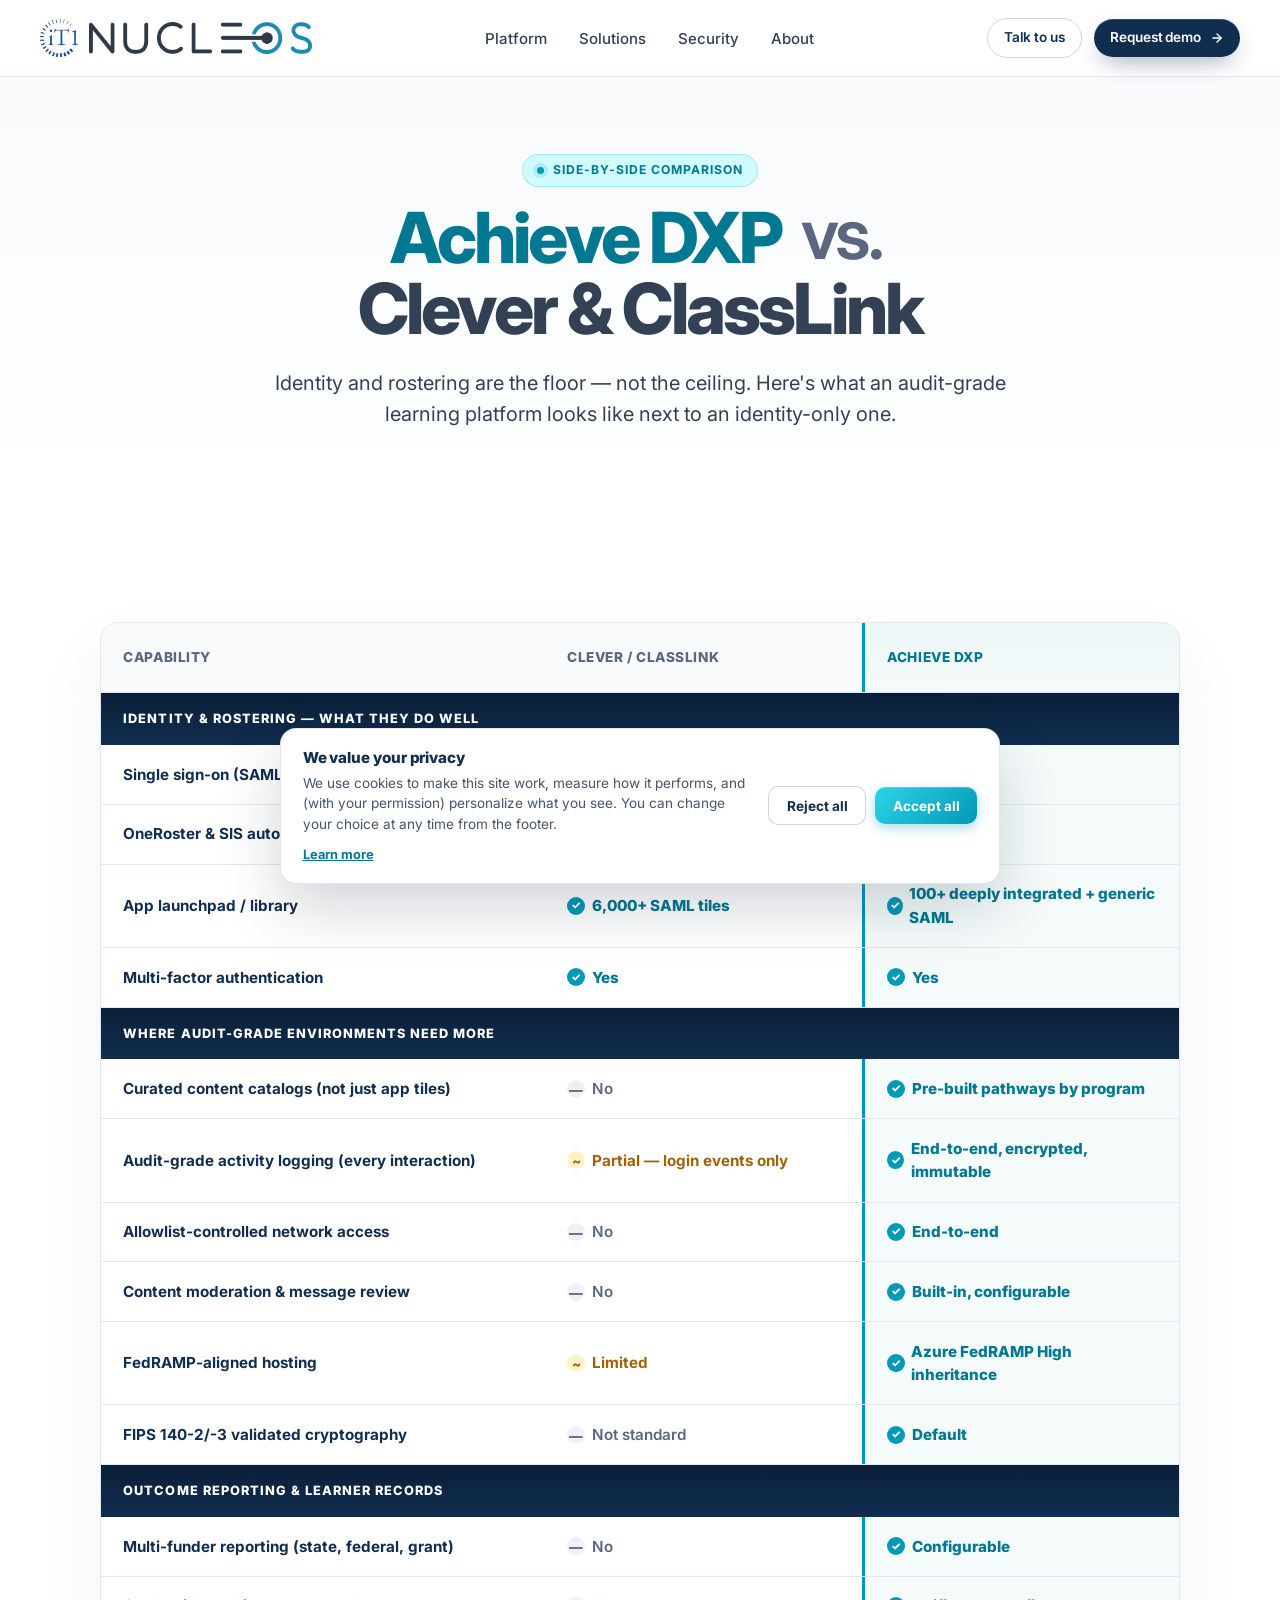
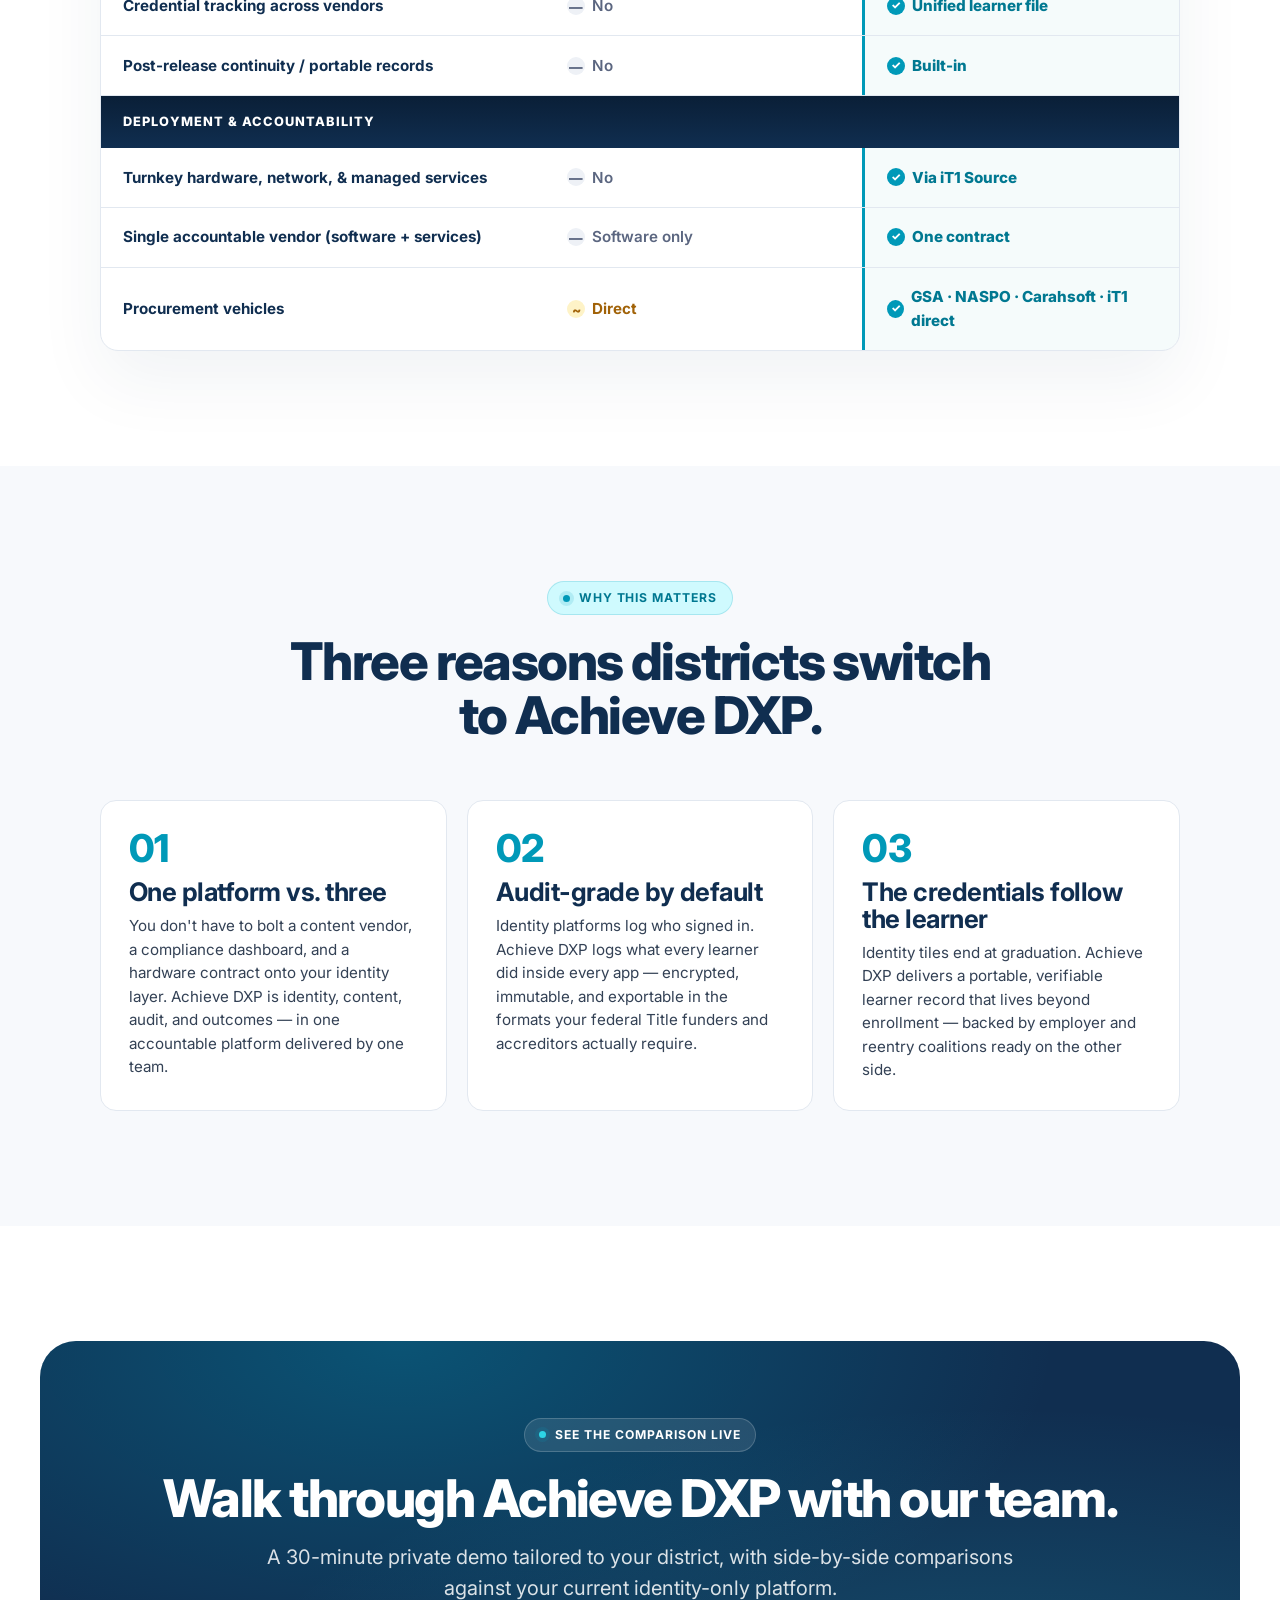
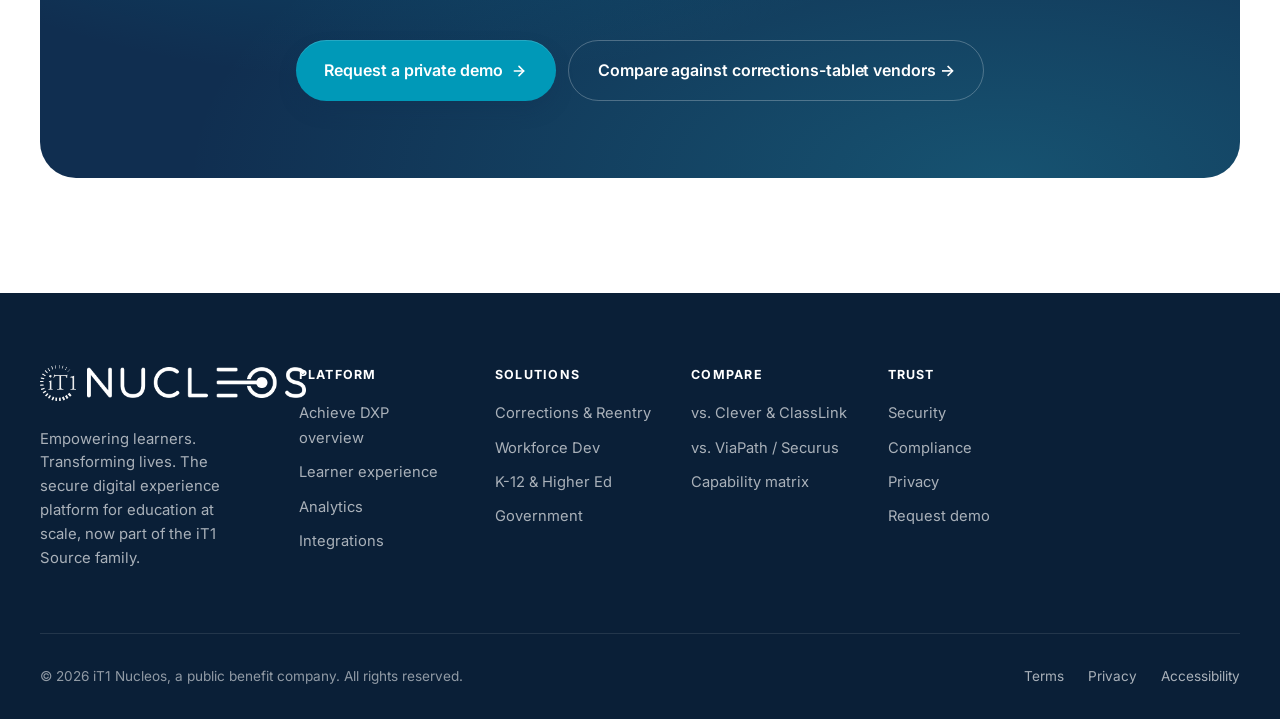
<file: vs-clever.html>
<!doctype html>
<html lang="en">
<head>
<meta charset="utf-8" />
<meta name="viewport" content="width=device-width, initial-scale=1" />
<title>Achieve DXP vs. Clever &amp; ClassLink — iT1 Nucleos</title>
<meta name="description" content="A side-by-side comparison of Achieve DXP versus identity-only platforms like Clever and ClassLink — identity, rostering, content, audit-grade security, and outcomes in one unified system." />
<link rel="preconnect" href="https://fonts.googleapis.com" />
<link rel="preconnect" href="https://fonts.gstatic.com" crossorigin />
<link rel="stylesheet" href="https://fonts.googleapis.com/css2?family=Inter:wght@400;500;600;700;800&family=Nunito:wght@600;700;800&display=swap" />
<link rel="stylesheet" href="assets/css/styles.css" />
<link rel="icon" type="image/png" href="assets/images/nucleos-logo-official.png" />
<style>
  .vs-hero{
    padding-top:clamp(3rem,6vw,5rem);
    padding-bottom:clamp(3rem,6vw,5rem);
    background:linear-gradient(180deg, #f8fafc 0%, white 100%);
    text-align:center;
  }
  .vs-hero h1{
    font-size:clamp(2.4rem, 6vw, 4.4rem);
    letter-spacing:-.04em;line-height:1;
    margin:1rem 0;
  }
  .vs-hero h1 .vs{
    display:inline-block;margin:0 .5rem;
    color:var(--ink-mute);font-weight:600;
    transform:translateY(-.05em);
  }
  .vs-hero h1 .us{color:var(--teal-deep);}
  .vs-hero h1 .them{color:var(--ink-soft);}
  .vs-hero .lead{margin:1.5rem auto 0;max-width:62ch;}

  /* COMPARISON GRID */
  .vs-matrix{
    max-width:1080px;margin:0 auto;
    background:white;border:1px solid var(--line);
    border-radius:18px;overflow:hidden;
    box-shadow:0 30px 70px rgba(16,46,80,.06);
  }
  .vs-row{
    display:grid;
    grid-template-columns:1.4fr 1fr 1fr;
    border-bottom:1px solid var(--line);
  }
  .vs-row:last-child{border-bottom:none;}
  .vs-cell{padding:1.1rem 1.4rem;display:flex;align-items:center;font-size:.95rem;}
  .vs-row.vs-head .vs-cell{
    padding:1.5rem 1.4rem;
    background:#f8fafc;
    font-weight:800;font-size:.85rem;letter-spacing:.04em;
    text-transform:uppercase;color:var(--ink-mute);
  }
  .vs-row.vs-head .vs-cell-us{
    background:linear-gradient(180deg, rgba(0,151,145,.08), rgba(0,151,145,.04));
    color:var(--teal-deep);
  }
  .vs-cell-feature{font-weight:700;color:var(--navy);}
  .vs-cell-them{color:var(--ink-soft);font-weight:600;}
  .vs-cell-us{
    color:var(--teal-deep);font-weight:800;
    background:rgba(0,151,145,.04);
    border-left:3px solid var(--teal);
  }
  .vs-check{
    display:inline-flex;align-items:center;gap:.4rem;
    color:var(--teal-deep);font-weight:800;
  }
  .vs-check::before{
    content:"✓";display:inline-grid;place-items:center;
    width:18px;height:18px;border-radius:50%;
    background:var(--teal);color:white;font-size:.7rem;font-weight:800;
  }
  .vs-x{
    display:inline-flex;align-items:center;gap:.4rem;
    color:var(--ink-mute);font-weight:600;
  }
  .vs-x::before{
    content:"—";display:inline-grid;place-items:center;
    width:18px;height:18px;border-radius:50%;
    background:#eef1f6;color:var(--ink-mute);font-size:.85rem;font-weight:800;
  }
  .vs-partial{
    display:inline-flex;align-items:center;gap:.4rem;
    color:#a16207;font-weight:700;
  }
  .vs-partial::before{
    content:"~";display:inline-grid;place-items:center;
    width:18px;height:18px;border-radius:50%;
    background:#fef3c7;color:#a16207;font-size:.85rem;font-weight:800;
  }
  .vs-section-label{
    grid-column: 1 / -1;
    padding:1rem 1.4rem;
    background:linear-gradient(180deg, #0a1f37, #102e50);
    color:#fff;
    font-weight:800;font-size:.8rem;letter-spacing:.08em;
    text-transform:uppercase;
  }
  @media (max-width: 720px){
    .vs-row{grid-template-columns:1fr;}
    .vs-cell{padding:.9rem 1.1rem;border-bottom:1px solid var(--line);}
    .vs-cell:last-child{border-bottom:none;}
    .vs-cell-feature{background:#f8fafc;font-weight:800;}
    .vs-cell-us{border-left:none;border-top:3px solid var(--teal);}
  }

  /* WHY-IT-MATTERS BLOCKS */
  .vs-why-grid{
    display:grid;grid-template-columns:repeat(3,1fr);gap:1.25rem;
    max-width:1080px;margin:3rem auto 0;
  }
  @media (max-width: 860px){ .vs-why-grid{grid-template-columns:1fr;} }
  .vs-why{
    padding:1.75rem;border-radius:16px;
    background:white;border:1px solid var(--line);
  }
  .vs-why-num{
    font-size:2.4rem;font-weight:800;line-height:1;
    color:var(--teal);letter-spacing:-.02em;
  }
  .vs-why h3{margin:.75rem 0 .5rem;color:var(--navy);}
  .vs-why p{color:var(--ink-soft);font-size:.95rem;line-height:1.55;margin:0;}
</style>
</head>
<body>
<div class="nav-wrap">
  <nav class="container nav" aria-label="Primary">
    <a class="brand" href="index.html" aria-label="iT1 Nucleos">
      <img class="brand-it1" src="assets/images/it1-logo.png" alt="iT1" />
      <img class="brand-logo" src="assets/images/nucleos-logo-official.png" alt="Nucleos" />
    </a>
    <ul class="nav-links">
      <li><a href="platform.html">Platform</a></li>
      <li><a href="solutions.html">Solutions</a></li>
      <li><a href="security.html">Security</a></li>
      <li><a href="about.html">About</a></li>
    </ul>
    <div class="nav-cta">
      <a class="btn btn-ghost btn-sm" href="contact.html">Talk to us</a>
      <a class="btn btn-primary btn-sm" href="contact.html#demo">Request demo
        <svg class="arrow" width="14" height="14" viewBox="0 0 24 24" fill="none" stroke="currentColor" stroke-width="2.4" stroke-linecap="round" stroke-linejoin="round"><line x1="5" y1="12" x2="19" y2="12"/><polyline points="12 5 19 12 12 19"/></svg>
      </a>
      <button class="menu-toggle" data-menu-toggle aria-label="Open menu">
        <svg width="20" height="20" viewBox="0 0 24 24" fill="none" stroke="currentColor" stroke-width="2.4" stroke-linecap="round"><line x1="3" y1="6" x2="21" y2="6"/><line x1="3" y1="12" x2="21" y2="12"/><line x1="3" y1="18" x2="21" y2="18"/></svg>
      </button>
    </div>
  </nav>
</div>

<aside class="mobile-panel" data-mobile-panel>
  <button class="close" data-mobile-close aria-label="Close menu">
    <svg width="20" height="20" viewBox="0 0 24 24" fill="none" stroke="currentColor" stroke-width="2.4" stroke-linecap="round"><line x1="18" y1="6" x2="6" y2="18"/><line x1="6" y1="6" x2="18" y2="18"/></svg>
  </button>
  <a href="platform.html">Platform</a>
  <a href="solutions.html">Solutions</a>
  <a href="security.html">Security</a>
  <a href="about.html">About</a>
  <a href="contact.html">Contact</a>
  <a class="btn btn-primary" href="contact.html#demo">Request demo</a>
</aside>

<section class="vs-hero">
  <div class="container">
    <span class="eyebrow"><span class="dot"></span> Side-by-side comparison</span>
    <h1><span class="us">Achieve DXP</span> <span class="vs">vs.</span><br/><span class="them">Clever &amp; ClassLink</span></h1>
    <p class="lead">Identity and rostering are the floor — not the ceiling. Here's what an audit-grade learning platform looks like next to an identity-only one.</p>
  </div>
</section>

<section class="section">
  <div class="container">
    <div class="vs-matrix">
      <div class="vs-row vs-head">
        <div class="vs-cell">Capability</div>
        <div class="vs-cell">Clever / ClassLink</div>
        <div class="vs-cell vs-cell-us">Achieve DXP</div>
      </div>

      <div class="vs-section-label">Identity &amp; rostering — what they do well</div>

      <div class="vs-row">
        <div class="vs-cell vs-cell-feature">Single sign-on (SAML 2.0 / OAuth)</div>
        <div class="vs-cell vs-cell-them"><span class="vs-check">Yes</span></div>
        <div class="vs-cell vs-cell-us"><span class="vs-check">Yes</span></div>
      </div>
      <div class="vs-row">
        <div class="vs-cell vs-cell-feature">OneRoster &amp; SIS auto-rostering</div>
        <div class="vs-cell vs-cell-them"><span class="vs-check">Yes</span></div>
        <div class="vs-cell vs-cell-us"><span class="vs-check">Yes</span></div>
      </div>
      <div class="vs-row">
        <div class="vs-cell vs-cell-feature">App launchpad / library</div>
        <div class="vs-cell vs-cell-them"><span class="vs-check">6,000+ SAML tiles</span></div>
        <div class="vs-cell vs-cell-us"><span class="vs-check">100+ deeply integrated + generic SAML</span></div>
      </div>
      <div class="vs-row">
        <div class="vs-cell vs-cell-feature">Multi-factor authentication</div>
        <div class="vs-cell vs-cell-them"><span class="vs-check">Yes</span></div>
        <div class="vs-cell vs-cell-us"><span class="vs-check">Yes</span></div>
      </div>

      <div class="vs-section-label">Where audit-grade environments need more</div>

      <div class="vs-row">
        <div class="vs-cell vs-cell-feature">Curated content catalogs (not just app tiles)</div>
        <div class="vs-cell vs-cell-them"><span class="vs-x">No</span></div>
        <div class="vs-cell vs-cell-us"><span class="vs-check">Pre-built pathways by program</span></div>
      </div>
      <div class="vs-row">
        <div class="vs-cell vs-cell-feature">Audit-grade activity logging (every interaction)</div>
        <div class="vs-cell vs-cell-them"><span class="vs-partial">Partial — login events only</span></div>
        <div class="vs-cell vs-cell-us"><span class="vs-check">End-to-end, encrypted, immutable</span></div>
      </div>
      <div class="vs-row">
        <div class="vs-cell vs-cell-feature">Allowlist-controlled network access</div>
        <div class="vs-cell vs-cell-them"><span class="vs-x">No</span></div>
        <div class="vs-cell vs-cell-us"><span class="vs-check">End-to-end</span></div>
      </div>
      <div class="vs-row">
        <div class="vs-cell vs-cell-feature">Content moderation &amp; message review</div>
        <div class="vs-cell vs-cell-them"><span class="vs-x">No</span></div>
        <div class="vs-cell vs-cell-us"><span class="vs-check">Built-in, configurable</span></div>
      </div>
      <div class="vs-row">
        <div class="vs-cell vs-cell-feature">FedRAMP-aligned hosting</div>
        <div class="vs-cell vs-cell-them"><span class="vs-partial">Limited</span></div>
        <div class="vs-cell vs-cell-us"><span class="vs-check">Azure FedRAMP High inheritance</span></div>
      </div>
      <div class="vs-row">
        <div class="vs-cell vs-cell-feature">FIPS 140-2/-3 validated cryptography</div>
        <div class="vs-cell vs-cell-them"><span class="vs-x">Not standard</span></div>
        <div class="vs-cell vs-cell-us"><span class="vs-check">Default</span></div>
      </div>

      <div class="vs-section-label">Outcome reporting &amp; learner records</div>

      <div class="vs-row">
        <div class="vs-cell vs-cell-feature">Multi-funder reporting (state, federal, grant)</div>
        <div class="vs-cell vs-cell-them"><span class="vs-x">No</span></div>
        <div class="vs-cell vs-cell-us"><span class="vs-check">Configurable</span></div>
      </div>
      <div class="vs-row">
        <div class="vs-cell vs-cell-feature">Credential tracking across vendors</div>
        <div class="vs-cell vs-cell-them"><span class="vs-x">No</span></div>
        <div class="vs-cell vs-cell-us"><span class="vs-check">Unified learner file</span></div>
      </div>
      <div class="vs-row">
        <div class="vs-cell vs-cell-feature">Post-release continuity / portable records</div>
        <div class="vs-cell vs-cell-them"><span class="vs-x">No</span></div>
        <div class="vs-cell vs-cell-us"><span class="vs-check">Built-in</span></div>
      </div>

      <div class="vs-section-label">Deployment &amp; accountability</div>

      <div class="vs-row">
        <div class="vs-cell vs-cell-feature">Turnkey hardware, network, &amp; managed services</div>
        <div class="vs-cell vs-cell-them"><span class="vs-x">No</span></div>
        <div class="vs-cell vs-cell-us"><span class="vs-check">Via iT1 Source</span></div>
      </div>
      <div class="vs-row">
        <div class="vs-cell vs-cell-feature">Single accountable vendor (software + services)</div>
        <div class="vs-cell vs-cell-them"><span class="vs-x">Software only</span></div>
        <div class="vs-cell vs-cell-us"><span class="vs-check">One contract</span></div>
      </div>
      <div class="vs-row">
        <div class="vs-cell vs-cell-feature">Procurement vehicles</div>
        <div class="vs-cell vs-cell-them"><span class="vs-partial">Direct</span></div>
        <div class="vs-cell vs-cell-us"><span class="vs-check">GSA · NASPO · Carahsoft · iT1 direct</span></div>
      </div>
    </div>
  </div>
</section>

<section class="section bg-soft">
  <div class="container">
    <div class="section-head">
      <span class="eyebrow"><span class="dot"></span> Why this matters</span>
      <h2 style="margin-top:1.25rem">Three reasons districts switch to Achieve DXP.</h2>
    </div>
    <div class="vs-why-grid">
      <div class="vs-why">
        <div class="vs-why-num">01</div>
        <h3>One platform vs. three</h3>
        <p>You don't have to bolt a content vendor, a compliance dashboard, and a hardware contract onto your identity layer. Achieve DXP is identity, content, audit, and outcomes — in one accountable platform delivered by one team.</p>
      </div>
      <div class="vs-why">
        <div class="vs-why-num">02</div>
        <h3>Audit-grade by default</h3>
        <p>Identity platforms log who signed in. Achieve DXP logs what every learner did inside every app — encrypted, immutable, and exportable in the formats your federal Title funders and accreditors actually require.</p>
      </div>
      <div class="vs-why">
        <div class="vs-why-num">03</div>
        <h3>The credentials follow the learner</h3>
        <p>Identity tiles end at graduation. Achieve DXP delivers a portable, verifiable learner record that lives beyond enrollment — backed by employer and reentry coalitions ready on the other side.</p>
      </div>
    </div>
  </div>
</section>

<section class="section">
  <div class="container">
    <div class="cta-banner">
      <span class="eyebrow"><span class="dot"></span> See the comparison live</span>
      <h2 style="margin-top:1.25rem">Walk through Achieve DXP with our team.</h2>
      <p class="lead">A 30-minute private demo tailored to your district, with side-by-side comparisons against your current identity-only platform.</p>
      <div class="cta-actions">
        <a class="btn btn-primary btn-lg" href="contact.html#demo">Request a private demo
          <svg class="arrow" width="16" height="16" viewBox="0 0 24 24" fill="none" stroke="currentColor" stroke-width="2.4" stroke-linecap="round" stroke-linejoin="round"><line x1="5" y1="12" x2="19" y2="12"/><polyline points="12 5 19 12 12 19"/></svg>
        </a>
        <a class="btn btn-ghost btn-lg" href="vs-viapath.html">Compare against corrections-tablet vendors →</a>
      </div>
    </div>
  </div>
</section>

<footer class="footer">
  <div class="container">
    <div class="footer-grid">
      <div class="footer-brand">
        <a class="brand" href="index.html" aria-label="iT1 Nucleos">
          <img class="brand-it1" src="assets/images/it1-logo.png" alt="iT1" />
          <img class="brand-logo" src="assets/images/nucleos-logo-official.png" alt="Nucleos" />
        </a>
        <p>Empowering learners. Transforming lives. The secure digital experience platform for education at scale, now part of the iT1 Source family.</p>
      </div>
      <div class="footer-col"><h5>Platform</h5><ul><li><a href="platform.html">Achieve DXP overview</a></li><li><a href="platform.html#learner">Learner experience</a></li><li><a href="platform.html#analytics">Analytics</a></li><li><a href="platform.html">Integrations</a></li></ul></div>
      <div class="footer-col"><h5>Solutions</h5><ul><li><a href="solutions.html#corrections">Corrections &amp; Reentry</a></li><li><a href="solutions.html#workforce">Workforce Dev</a></li><li><a href="solutions.html#education">K-12 &amp; Higher Ed</a></li><li><a href="solutions.html#government">Government</a></li></ul></div>
      <div class="footer-col"><h5>Compare</h5><ul><li><a href="vs-clever.html">vs. Clever &amp; ClassLink</a></li><li><a href="vs-viapath.html">vs. ViaPath / Securus</a></li><li><a href="platform.html#truth">Capability matrix</a></li></ul></div>
      <div class="footer-col"><h5>Trust</h5><ul><li><a href="security.html">Security</a></li><li><a href="security.html#compliance">Compliance</a></li><li><a href="security.html#privacy">Privacy</a></li><li><a href="contact.html#demo">Request demo</a></li></ul></div>
    </div>
    <div class="footer-bottom"><span>&copy; 2026 iT1 Nucleos, a public benefit company. All rights reserved.</span><div class="legal"><a href="#">Terms</a><a href="#">Privacy</a><a href="#">Accessibility</a></div></div>
  </div>
</footer>

<script src="assets/js/main.js"></script>
</body>
</html>
</file>
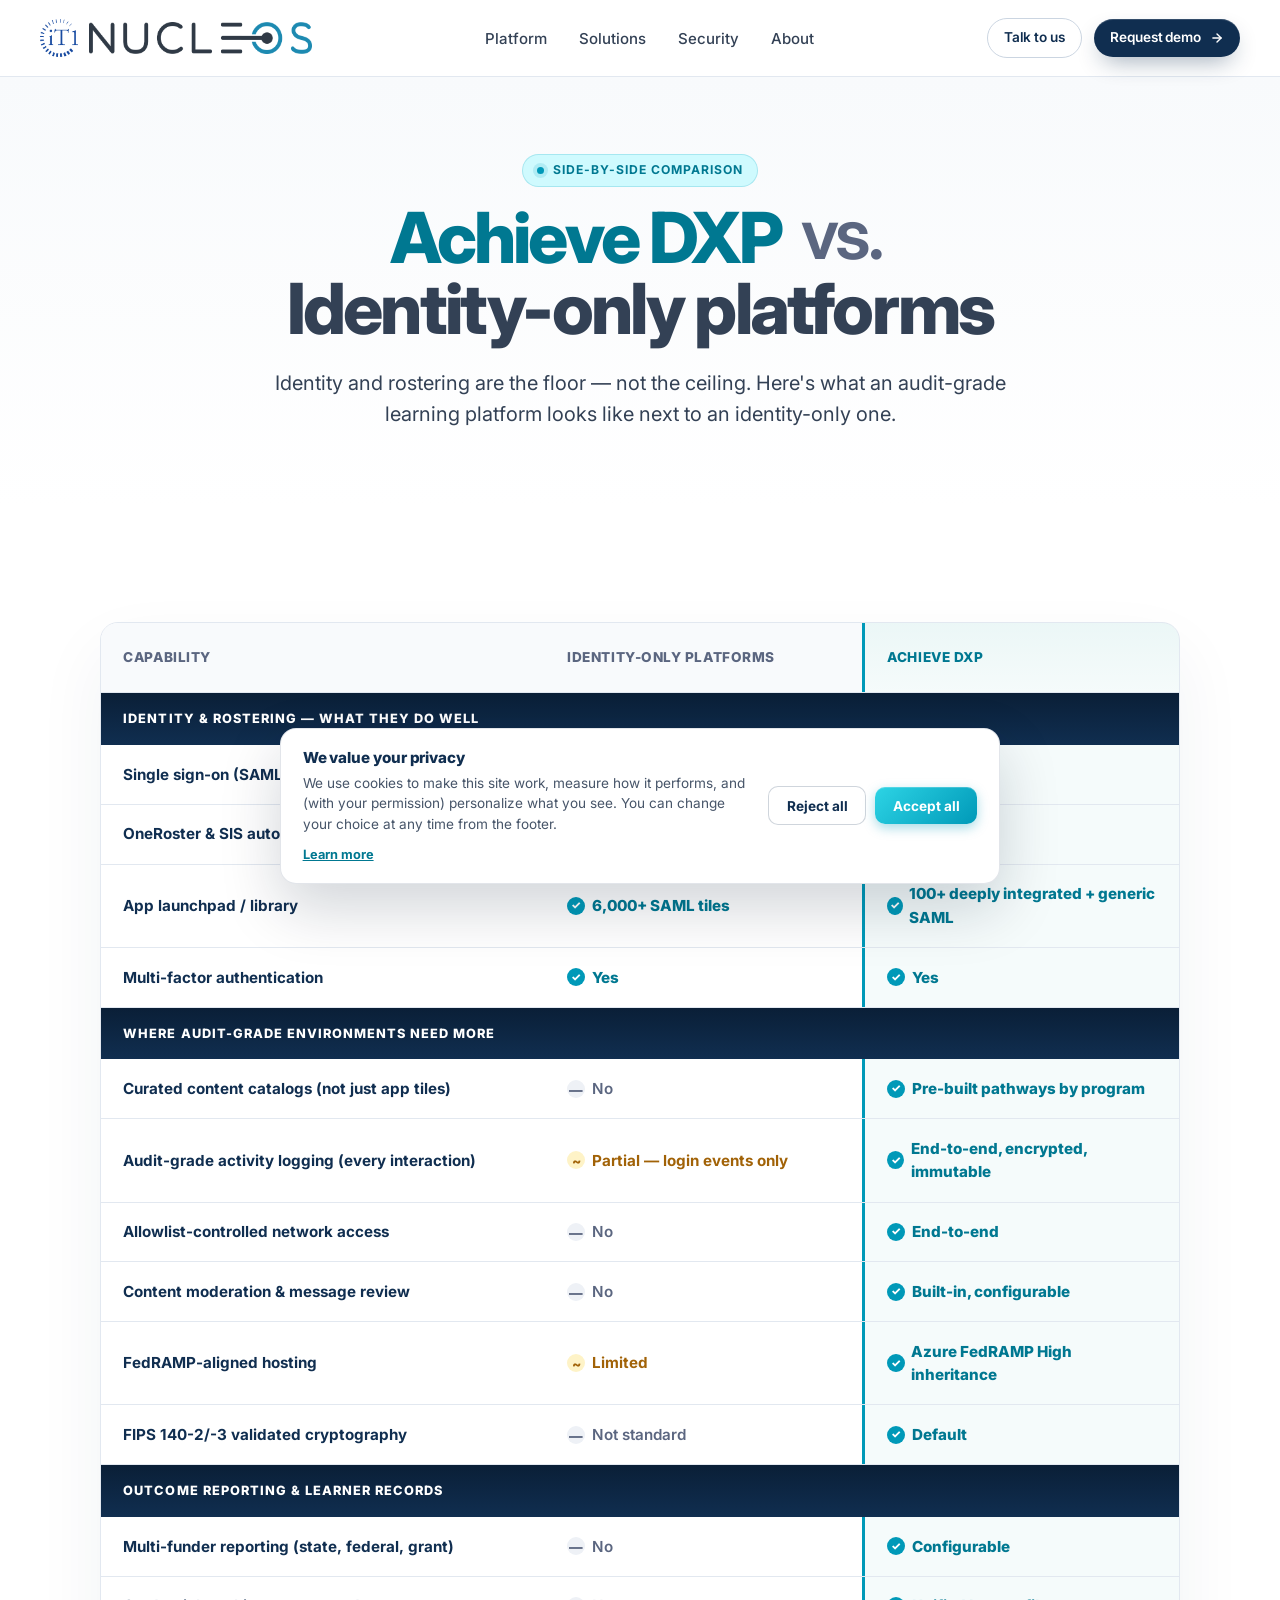
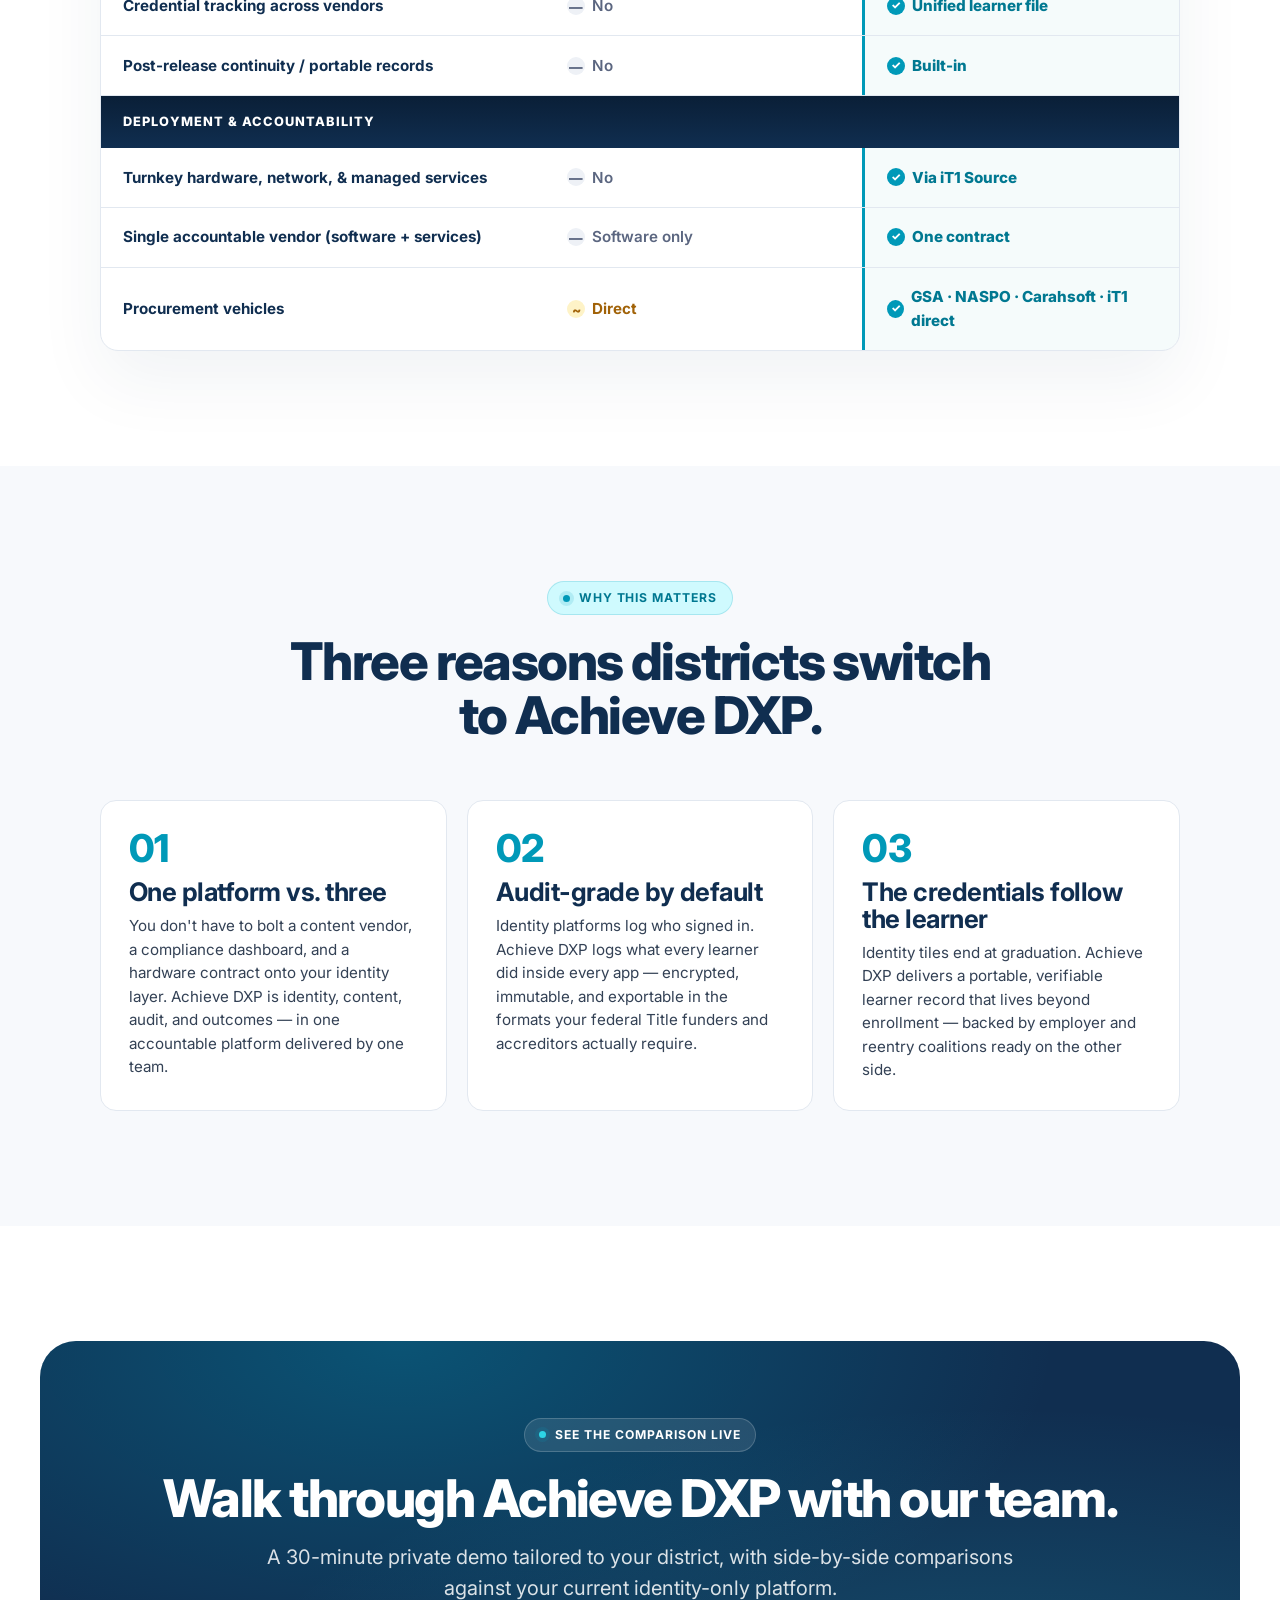
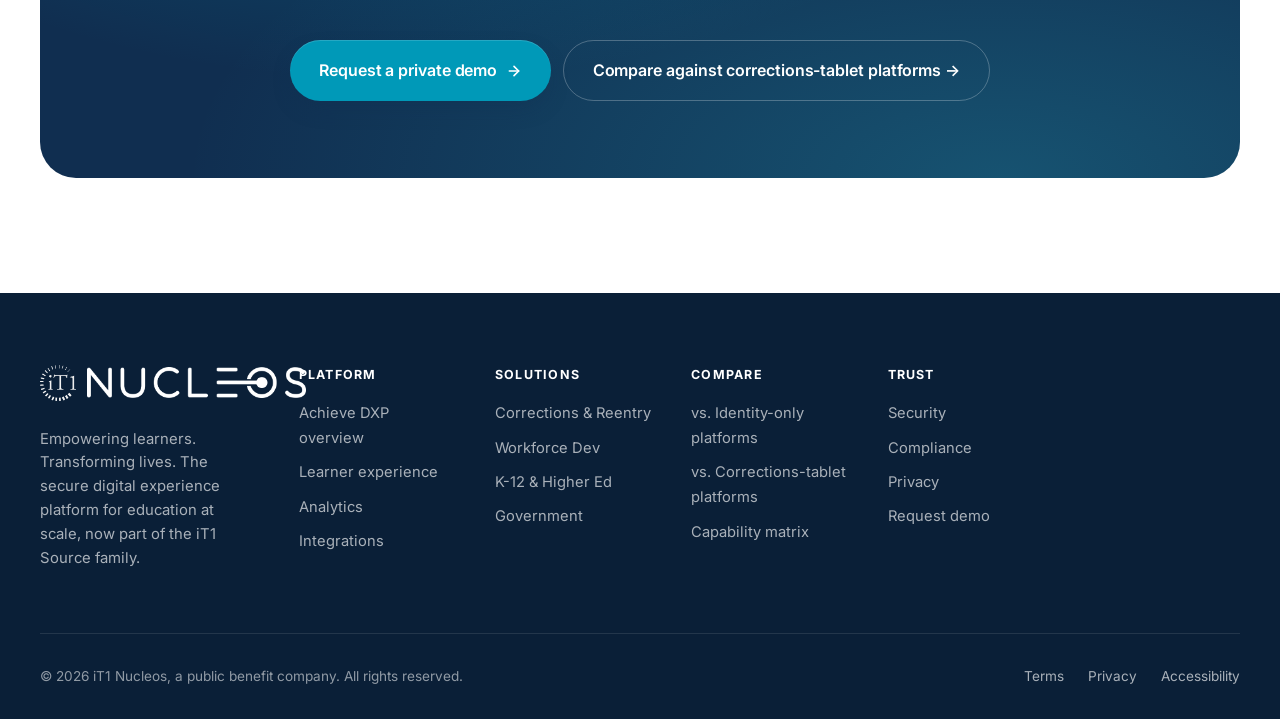
<file: vs-identity-platforms.html>
<!doctype html>
<html lang="en">
<head>
<meta charset="utf-8" />
<meta name="viewport" content="width=device-width, initial-scale=1" />
<title>Achieve DXP vs. Identity-only Platforms — iT1 Nucleos</title>
<meta name="description" content="A side-by-side comparison of Achieve DXP versus identity-only platforms — the floor versus the ceiling for K-12 and district learning — identity, rostering, content, audit-grade security, and outcomes in one unified system." />
<link rel="preconnect" href="https://fonts.googleapis.com" />
<link rel="preconnect" href="https://fonts.gstatic.com" crossorigin />
<link rel="stylesheet" href="https://fonts.googleapis.com/css2?family=Inter:wght@400;500;600;700;800&family=Nunito:wght@600;700;800&display=swap" />
<link rel="stylesheet" href="assets/css/styles.css" />
<link rel="icon" type="image/png" href="assets/images/nucleos-logo-official.png" />
<style>
  .vs-hero{
    padding-top:clamp(3rem,6vw,5rem);
    padding-bottom:clamp(3rem,6vw,5rem);
    background:linear-gradient(180deg, #f8fafc 0%, white 100%);
    text-align:center;
  }
  .vs-hero h1{
    font-size:clamp(2.4rem, 6vw, 4.4rem);
    letter-spacing:-.04em;line-height:1;
    margin:1rem 0;
  }
  .vs-hero h1 .vs{
    display:inline-block;margin:0 .5rem;
    color:var(--ink-mute);font-weight:600;
    transform:translateY(-.05em);
  }
  .vs-hero h1 .us{color:var(--teal-deep);}
  .vs-hero h1 .them{color:var(--ink-soft);}
  .vs-hero .lead{margin:1.5rem auto 0;max-width:62ch;}

  /* COMPARISON GRID */
  .vs-matrix{
    max-width:1080px;margin:0 auto;
    background:white;border:1px solid var(--line);
    border-radius:18px;overflow:hidden;
    box-shadow:0 30px 70px rgba(16,46,80,.06);
  }
  .vs-row{
    display:grid;
    grid-template-columns:1.4fr 1fr 1fr;
    border-bottom:1px solid var(--line);
  }
  .vs-row:last-child{border-bottom:none;}
  .vs-cell{padding:1.1rem 1.4rem;display:flex;align-items:center;font-size:.95rem;}
  .vs-row.vs-head .vs-cell{
    padding:1.5rem 1.4rem;
    background:#f8fafc;
    font-weight:800;font-size:.85rem;letter-spacing:.04em;
    text-transform:uppercase;color:var(--ink-mute);
  }
  .vs-row.vs-head .vs-cell-us{
    background:linear-gradient(180deg, rgba(0,151,145,.08), rgba(0,151,145,.04));
    color:var(--teal-deep);
  }
  .vs-cell-feature{font-weight:700;color:var(--navy);}
  .vs-cell-them{color:var(--ink-soft);font-weight:600;}
  .vs-cell-us{
    color:var(--teal-deep);font-weight:800;
    background:rgba(0,151,145,.04);
    border-left:3px solid var(--teal);
  }
  .vs-check{
    display:inline-flex;align-items:center;gap:.4rem;
    color:var(--teal-deep);font-weight:800;
  }
  .vs-check::before{
    content:"✓";display:inline-grid;place-items:center;
    width:18px;height:18px;border-radius:50%;
    background:var(--teal);color:white;font-size:.7rem;font-weight:800;
  }
  .vs-x{
    display:inline-flex;align-items:center;gap:.4rem;
    color:var(--ink-mute);font-weight:600;
  }
  .vs-x::before{
    content:"—";display:inline-grid;place-items:center;
    width:18px;height:18px;border-radius:50%;
    background:#eef1f6;color:var(--ink-mute);font-size:.85rem;font-weight:800;
  }
  .vs-partial{
    display:inline-flex;align-items:center;gap:.4rem;
    color:#a16207;font-weight:700;
  }
  .vs-partial::before{
    content:"~";display:inline-grid;place-items:center;
    width:18px;height:18px;border-radius:50%;
    background:#fef3c7;color:#a16207;font-size:.85rem;font-weight:800;
  }
  .vs-section-label{
    grid-column: 1 / -1;
    padding:1rem 1.4rem;
    background:linear-gradient(180deg, #0a1f37, #102e50);
    color:#fff;
    font-weight:800;font-size:.8rem;letter-spacing:.08em;
    text-transform:uppercase;
  }
  @media (max-width: 720px){
    .vs-row{grid-template-columns:1fr;}
    .vs-cell{padding:.9rem 1.1rem;border-bottom:1px solid var(--line);}
    .vs-cell:last-child{border-bottom:none;}
    .vs-cell-feature{background:#f8fafc;font-weight:800;}
    .vs-cell-us{border-left:none;border-top:3px solid var(--teal);}
  }

  /* WHY-IT-MATTERS BLOCKS */
  .vs-why-grid{
    display:grid;grid-template-columns:repeat(3,1fr);gap:1.25rem;
    max-width:1080px;margin:3rem auto 0;
  }
  @media (max-width: 860px){ .vs-why-grid{grid-template-columns:1fr;} }
  .vs-why{
    padding:1.75rem;border-radius:16px;
    background:white;border:1px solid var(--line);
  }
  .vs-why-num{
    font-size:2.4rem;font-weight:800;line-height:1;
    color:var(--teal);letter-spacing:-.02em;
  }
  .vs-why h3{margin:.75rem 0 .5rem;color:var(--navy);}
  .vs-why p{color:var(--ink-soft);font-size:.95rem;line-height:1.55;margin:0;}
</style>
</head>
<body>
<div class="nav-wrap">
  <nav class="container nav" aria-label="Primary">
    <a class="brand" href="index.html" aria-label="iT1 Nucleos">
      <img class="brand-it1" src="assets/images/it1-logo.png" alt="iT1" />
      <img class="brand-logo" src="assets/images/nucleos-logo-official.png" alt="Nucleos" />
    </a>
    <ul class="nav-links">
      <li><a href="platform.html">Platform</a></li>
      <li><a href="solutions.html">Solutions</a></li>
      <li><a href="security.html">Security</a></li>
      <li><a href="about.html">About</a></li>
    </ul>
    <div class="nav-cta">
      <a class="btn btn-ghost btn-sm" href="contact.html">Talk to us</a>
      <a class="btn btn-primary btn-sm" href="contact.html#demo">Request demo
        <svg class="arrow" width="14" height="14" viewBox="0 0 24 24" fill="none" stroke="currentColor" stroke-width="2.4" stroke-linecap="round" stroke-linejoin="round"><line x1="5" y1="12" x2="19" y2="12"/><polyline points="12 5 19 12 12 19"/></svg>
      </a>
      <button class="menu-toggle" data-menu-toggle aria-label="Open menu">
        <svg width="20" height="20" viewBox="0 0 24 24" fill="none" stroke="currentColor" stroke-width="2.4" stroke-linecap="round"><line x1="3" y1="6" x2="21" y2="6"/><line x1="3" y1="12" x2="21" y2="12"/><line x1="3" y1="18" x2="21" y2="18"/></svg>
      </button>
    </div>
  </nav>
</div>

<aside class="mobile-panel" data-mobile-panel>
  <button class="close" data-mobile-close aria-label="Close menu">
    <svg width="20" height="20" viewBox="0 0 24 24" fill="none" stroke="currentColor" stroke-width="2.4" stroke-linecap="round"><line x1="18" y1="6" x2="6" y2="18"/><line x1="6" y1="6" x2="18" y2="18"/></svg>
  </button>
  <a href="platform.html">Platform</a>
  <a href="solutions.html">Solutions</a>
  <a href="security.html">Security</a>
  <a href="about.html">About</a>
  <a href="contact.html">Contact</a>
  <a class="btn btn-primary" href="contact.html#demo">Request demo</a>
</aside>

<section class="vs-hero">
  <div class="container">
    <span class="eyebrow"><span class="dot"></span> Side-by-side comparison</span>
    <h1><span class="us">Achieve DXP</span> <span class="vs">vs.</span><br/><span class="them">Identity-only platforms</span></h1>
    <p class="lead">Identity and rostering are the floor — not the ceiling. Here's what an audit-grade learning platform looks like next to an identity-only one.</p>
  </div>
</section>

<section class="section">
  <div class="container">
    <div class="vs-matrix">
      <div class="vs-row vs-head">
        <div class="vs-cell">Capability</div>
        <div class="vs-cell">Identity-only platforms</div>
        <div class="vs-cell vs-cell-us">Achieve DXP</div>
      </div>

      <div class="vs-section-label">Identity &amp; rostering — what they do well</div>

      <div class="vs-row">
        <div class="vs-cell vs-cell-feature">Single sign-on (SAML 2.0 / OAuth)</div>
        <div class="vs-cell vs-cell-them"><span class="vs-check">Yes</span></div>
        <div class="vs-cell vs-cell-us"><span class="vs-check">Yes</span></div>
      </div>
      <div class="vs-row">
        <div class="vs-cell vs-cell-feature">OneRoster &amp; SIS auto-rostering</div>
        <div class="vs-cell vs-cell-them"><span class="vs-check">Yes</span></div>
        <div class="vs-cell vs-cell-us"><span class="vs-check">Yes</span></div>
      </div>
      <div class="vs-row">
        <div class="vs-cell vs-cell-feature">App launchpad / library</div>
        <div class="vs-cell vs-cell-them"><span class="vs-check">6,000+ SAML tiles</span></div>
        <div class="vs-cell vs-cell-us"><span class="vs-check">100+ deeply integrated + generic SAML</span></div>
      </div>
      <div class="vs-row">
        <div class="vs-cell vs-cell-feature">Multi-factor authentication</div>
        <div class="vs-cell vs-cell-them"><span class="vs-check">Yes</span></div>
        <div class="vs-cell vs-cell-us"><span class="vs-check">Yes</span></div>
      </div>

      <div class="vs-section-label">Where audit-grade environments need more</div>

      <div class="vs-row">
        <div class="vs-cell vs-cell-feature">Curated content catalogs (not just app tiles)</div>
        <div class="vs-cell vs-cell-them"><span class="vs-x">No</span></div>
        <div class="vs-cell vs-cell-us"><span class="vs-check">Pre-built pathways by program</span></div>
      </div>
      <div class="vs-row">
        <div class="vs-cell vs-cell-feature">Audit-grade activity logging (every interaction)</div>
        <div class="vs-cell vs-cell-them"><span class="vs-partial">Partial — login events only</span></div>
        <div class="vs-cell vs-cell-us"><span class="vs-check">End-to-end, encrypted, immutable</span></div>
      </div>
      <div class="vs-row">
        <div class="vs-cell vs-cell-feature">Allowlist-controlled network access</div>
        <div class="vs-cell vs-cell-them"><span class="vs-x">No</span></div>
        <div class="vs-cell vs-cell-us"><span class="vs-check">End-to-end</span></div>
      </div>
      <div class="vs-row">
        <div class="vs-cell vs-cell-feature">Content moderation &amp; message review</div>
        <div class="vs-cell vs-cell-them"><span class="vs-x">No</span></div>
        <div class="vs-cell vs-cell-us"><span class="vs-check">Built-in, configurable</span></div>
      </div>
      <div class="vs-row">
        <div class="vs-cell vs-cell-feature">FedRAMP-aligned hosting</div>
        <div class="vs-cell vs-cell-them"><span class="vs-partial">Limited</span></div>
        <div class="vs-cell vs-cell-us"><span class="vs-check">Azure FedRAMP High inheritance</span></div>
      </div>
      <div class="vs-row">
        <div class="vs-cell vs-cell-feature">FIPS 140-2/-3 validated cryptography</div>
        <div class="vs-cell vs-cell-them"><span class="vs-x">Not standard</span></div>
        <div class="vs-cell vs-cell-us"><span class="vs-check">Default</span></div>
      </div>

      <div class="vs-section-label">Outcome reporting &amp; learner records</div>

      <div class="vs-row">
        <div class="vs-cell vs-cell-feature">Multi-funder reporting (state, federal, grant)</div>
        <div class="vs-cell vs-cell-them"><span class="vs-x">No</span></div>
        <div class="vs-cell vs-cell-us"><span class="vs-check">Configurable</span></div>
      </div>
      <div class="vs-row">
        <div class="vs-cell vs-cell-feature">Credential tracking across vendors</div>
        <div class="vs-cell vs-cell-them"><span class="vs-x">No</span></div>
        <div class="vs-cell vs-cell-us"><span class="vs-check">Unified learner file</span></div>
      </div>
      <div class="vs-row">
        <div class="vs-cell vs-cell-feature">Post-release continuity / portable records</div>
        <div class="vs-cell vs-cell-them"><span class="vs-x">No</span></div>
        <div class="vs-cell vs-cell-us"><span class="vs-check">Built-in</span></div>
      </div>

      <div class="vs-section-label">Deployment &amp; accountability</div>

      <div class="vs-row">
        <div class="vs-cell vs-cell-feature">Turnkey hardware, network, &amp; managed services</div>
        <div class="vs-cell vs-cell-them"><span class="vs-x">No</span></div>
        <div class="vs-cell vs-cell-us"><span class="vs-check">Via iT1 Source</span></div>
      </div>
      <div class="vs-row">
        <div class="vs-cell vs-cell-feature">Single accountable vendor (software + services)</div>
        <div class="vs-cell vs-cell-them"><span class="vs-x">Software only</span></div>
        <div class="vs-cell vs-cell-us"><span class="vs-check">One contract</span></div>
      </div>
      <div class="vs-row">
        <div class="vs-cell vs-cell-feature">Procurement vehicles</div>
        <div class="vs-cell vs-cell-them"><span class="vs-partial">Direct</span></div>
        <div class="vs-cell vs-cell-us"><span class="vs-check">GSA · NASPO · Carahsoft · iT1 direct</span></div>
      </div>
    </div>
  </div>
</section>

<section class="section bg-soft">
  <div class="container">
    <div class="section-head">
      <span class="eyebrow"><span class="dot"></span> Why this matters</span>
      <h2 style="margin-top:1.25rem">Three reasons districts switch to Achieve DXP.</h2>
    </div>
    <div class="vs-why-grid">
      <div class="vs-why">
        <div class="vs-why-num">01</div>
        <h3>One platform vs. three</h3>
        <p>You don't have to bolt a content vendor, a compliance dashboard, and a hardware contract onto your identity layer. Achieve DXP is identity, content, audit, and outcomes — in one accountable platform delivered by one team.</p>
      </div>
      <div class="vs-why">
        <div class="vs-why-num">02</div>
        <h3>Audit-grade by default</h3>
        <p>Identity platforms log who signed in. Achieve DXP logs what every learner did inside every app — encrypted, immutable, and exportable in the formats your federal Title funders and accreditors actually require.</p>
      </div>
      <div class="vs-why">
        <div class="vs-why-num">03</div>
        <h3>The credentials follow the learner</h3>
        <p>Identity tiles end at graduation. Achieve DXP delivers a portable, verifiable learner record that lives beyond enrollment — backed by employer and reentry coalitions ready on the other side.</p>
      </div>
    </div>
  </div>
</section>

<section class="section">
  <div class="container">
    <div class="cta-banner">
      <span class="eyebrow"><span class="dot"></span> See the comparison live</span>
      <h2 style="margin-top:1.25rem">Walk through Achieve DXP with our team.</h2>
      <p class="lead">A 30-minute private demo tailored to your district, with side-by-side comparisons against your current identity-only platform.</p>
      <div class="cta-actions">
        <a class="btn btn-primary btn-lg" href="contact.html#demo">Request a private demo
          <svg class="arrow" width="16" height="16" viewBox="0 0 24 24" fill="none" stroke="currentColor" stroke-width="2.4" stroke-linecap="round" stroke-linejoin="round"><line x1="5" y1="12" x2="19" y2="12"/><polyline points="12 5 19 12 12 19"/></svg>
        </a>
        <a class="btn btn-ghost btn-lg" href="vs-tablet-vendors.html">Compare against corrections-tablet platforms →</a>
      </div>
    </div>
  </div>
</section>

<footer class="footer">
  <div class="container">
    <div class="footer-grid">
      <div class="footer-brand">
        <a class="brand" href="index.html" aria-label="iT1 Nucleos">
          <img class="brand-it1" src="assets/images/it1-logo.png" alt="iT1" />
          <img class="brand-logo" src="assets/images/nucleos-logo-official.png" alt="Nucleos" />
        </a>
        <p>Empowering learners. Transforming lives. The secure digital experience platform for education at scale, now part of the iT1 Source family.</p>
      </div>
      <div class="footer-col"><h5>Platform</h5><ul><li><a href="platform.html">Achieve DXP overview</a></li><li><a href="platform.html#learner">Learner experience</a></li><li><a href="platform.html#analytics">Analytics</a></li><li><a href="platform.html">Integrations</a></li></ul></div>
      <div class="footer-col"><h5>Solutions</h5><ul><li><a href="solutions.html#corrections">Corrections &amp; Reentry</a></li><li><a href="solutions.html#workforce">Workforce Dev</a></li><li><a href="solutions.html#education">K-12 &amp; Higher Ed</a></li><li><a href="solutions.html#government">Government</a></li></ul></div>
      <div class="footer-col"><h5>Compare</h5><ul><li><a href="vs-identity-platforms.html">vs. Identity-only platforms</a></li><li><a href="vs-tablet-vendors.html">vs. Corrections-tablet platforms</a></li><li><a href="platform.html#truth">Capability matrix</a></li></ul></div>
      <div class="footer-col"><h5>Trust</h5><ul><li><a href="security.html">Security</a></li><li><a href="security.html#compliance">Compliance</a></li><li><a href="security.html#privacy">Privacy</a></li><li><a href="contact.html#demo">Request demo</a></li></ul></div>
    </div>
    <div class="footer-bottom"><span>&copy; 2026 iT1 Nucleos, a public benefit company. All rights reserved.</span><div class="legal"><a href="#">Terms</a><a href="#">Privacy</a><a href="#">Accessibility</a></div></div>
  </div>
</footer>

<script src="assets/js/main.js"></script>
</body>
</html>
</file>
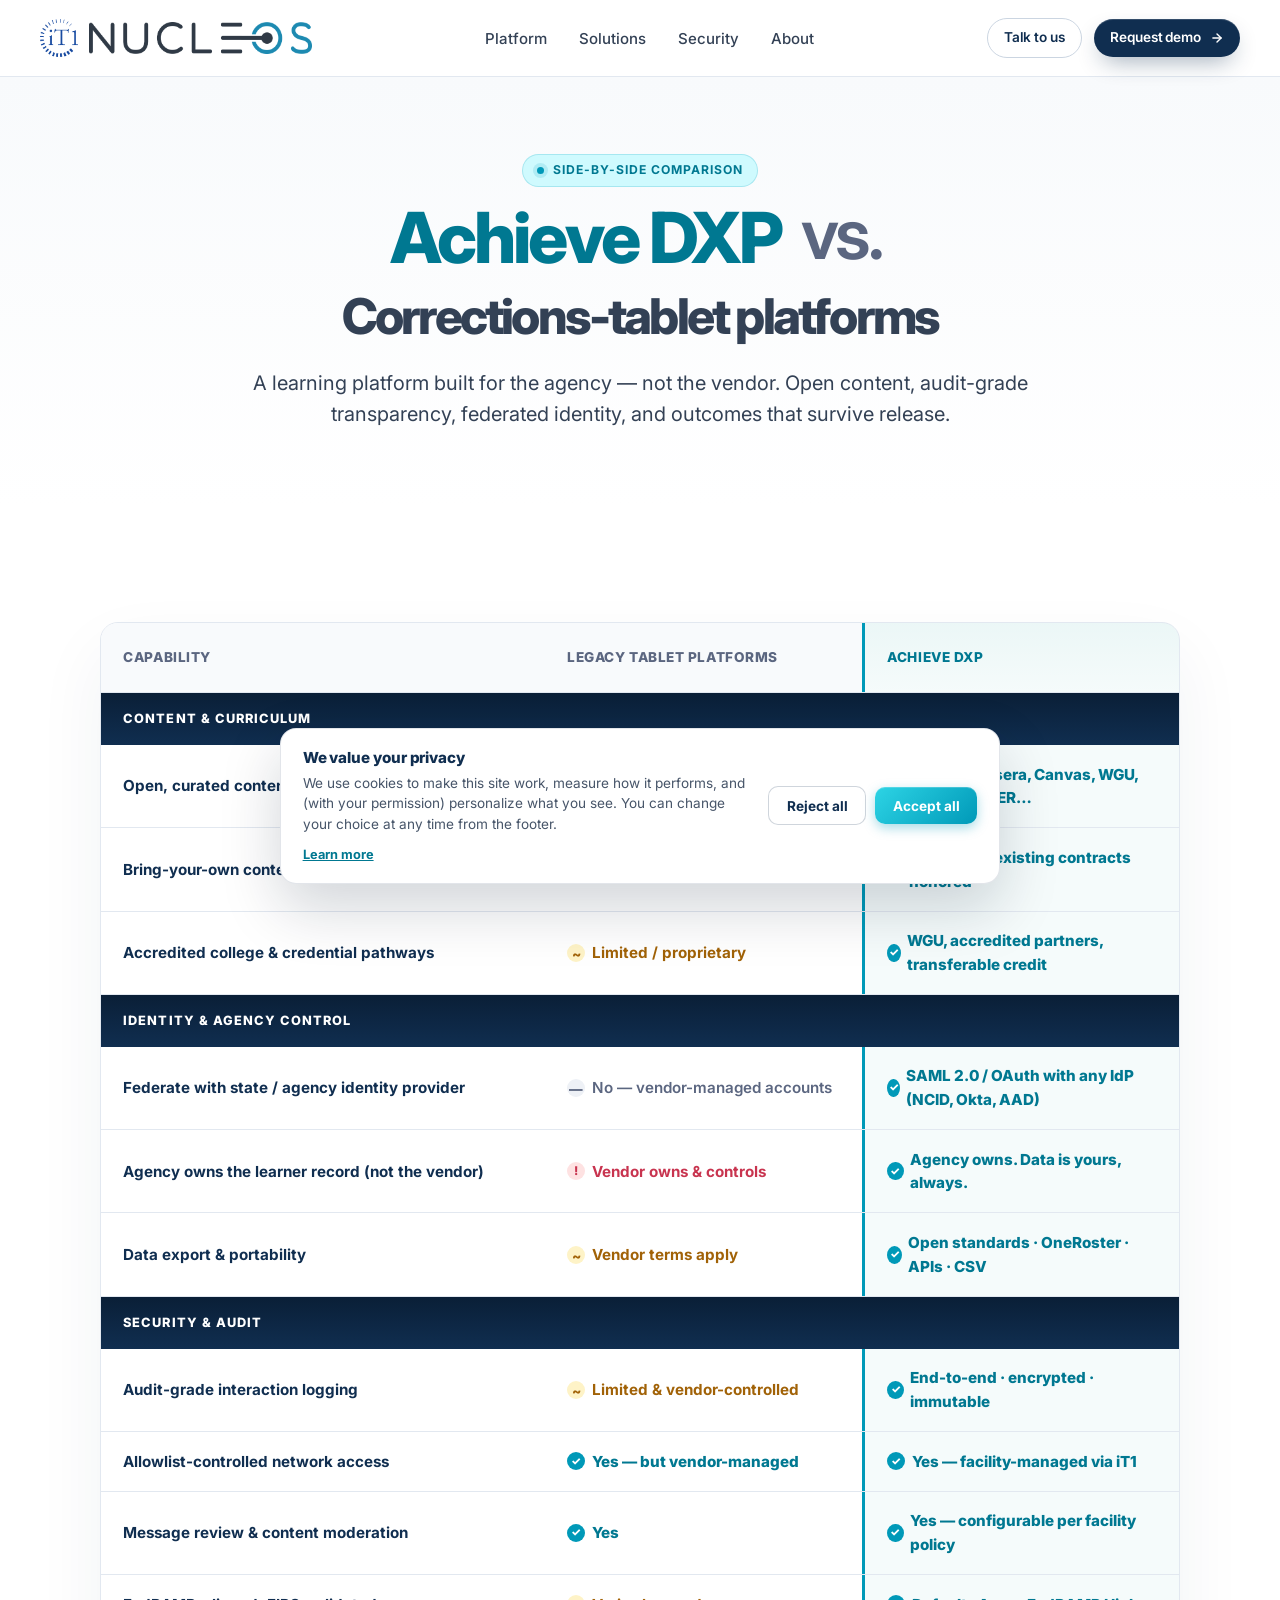
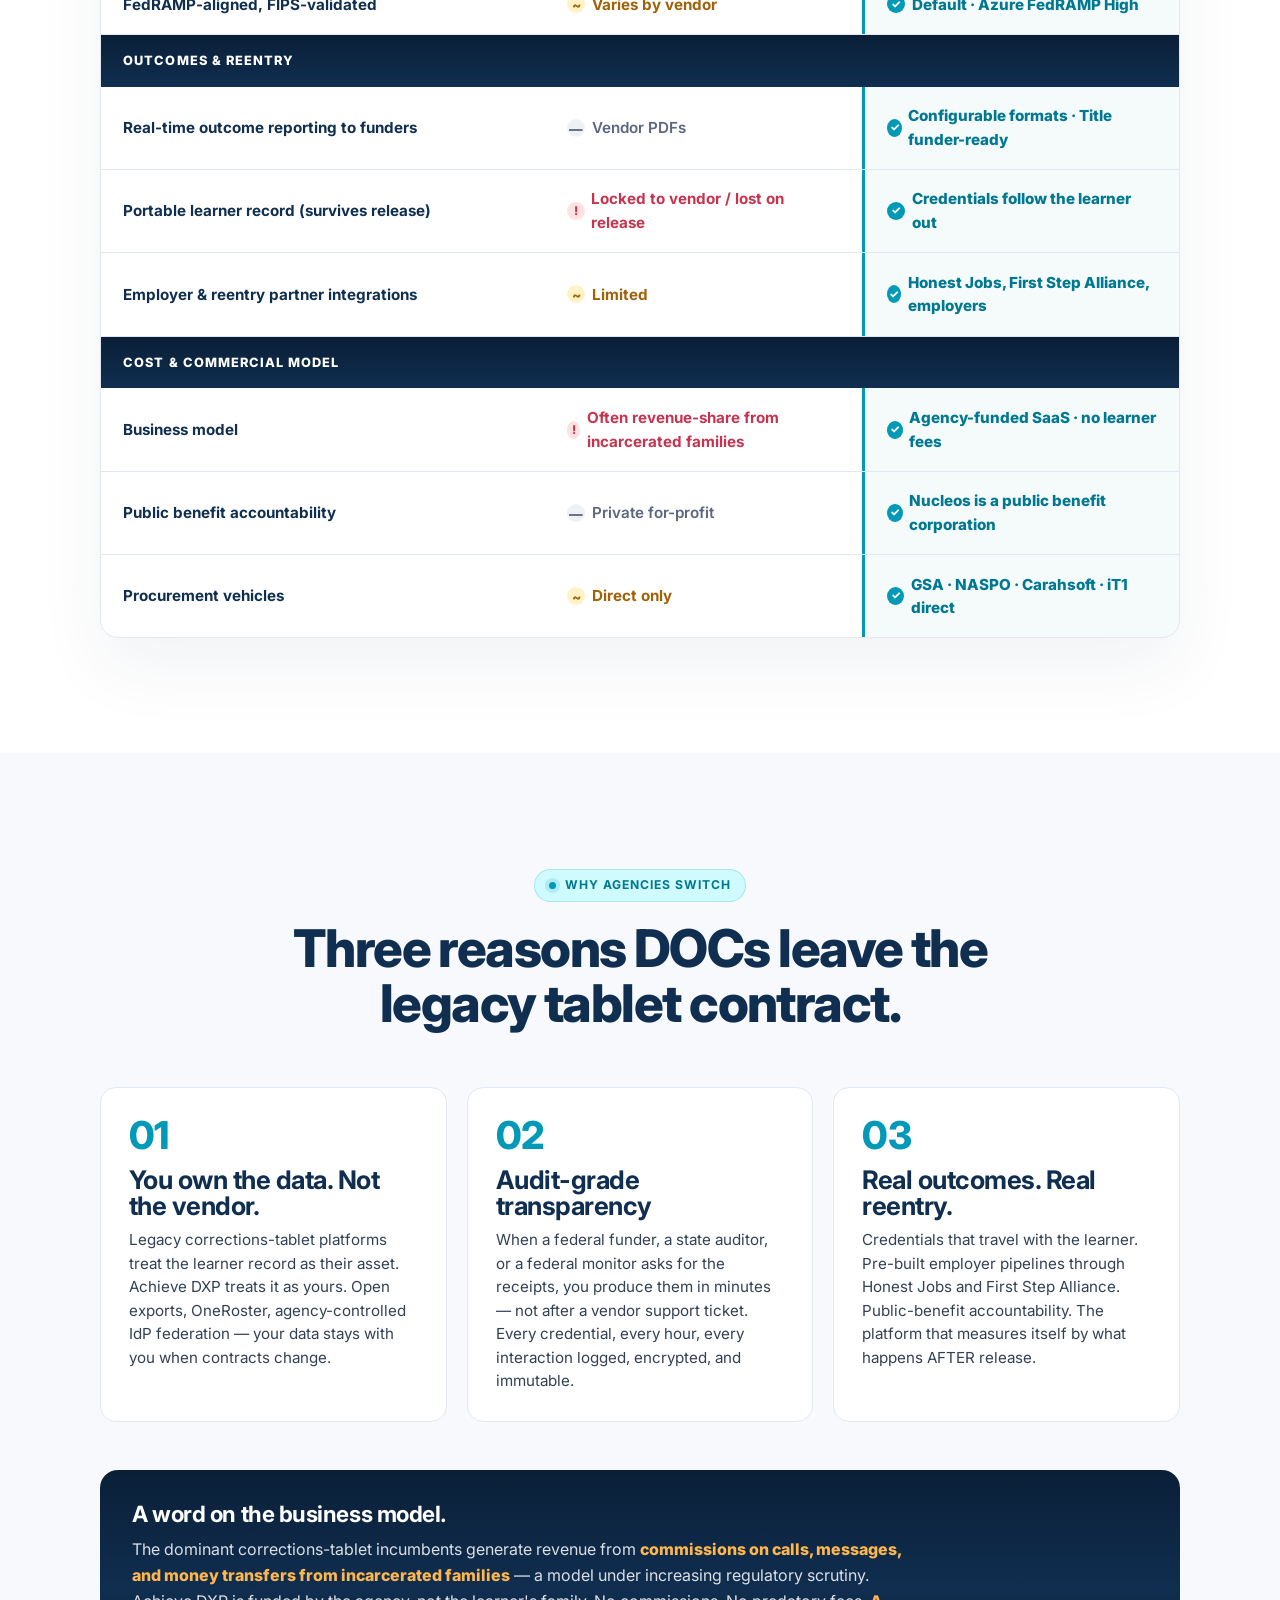
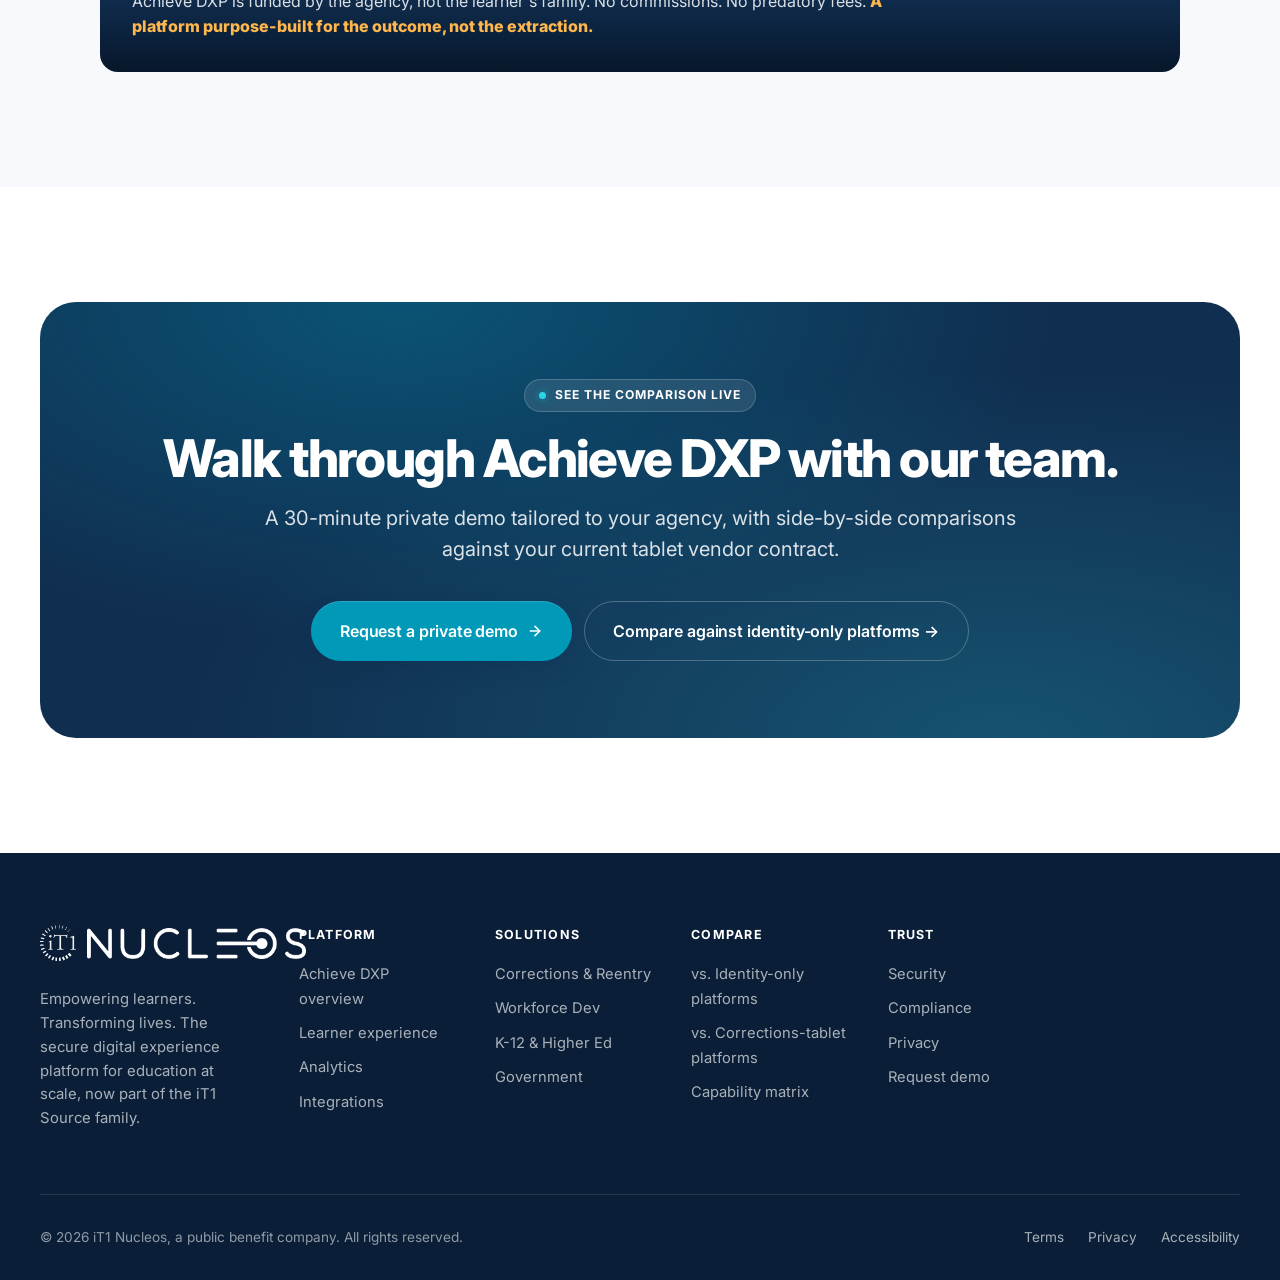
<file: vs-tablet-vendors.html>
<!doctype html>
<html lang="en">
<head>
<meta charset="utf-8" />
<meta name="viewport" content="width=device-width, initial-scale=1" />
<title>Achieve DXP vs. Corrections-tablet Platforms — iT1 Nucleos</title>
<meta name="description" content="A side-by-side comparison of Achieve DXP versus the legacy corrections-tablet category — open content, audit-grade transparency, agency control, and outcomes that actually count." />
<link rel="preconnect" href="https://fonts.googleapis.com" />
<link rel="preconnect" href="https://fonts.gstatic.com" crossorigin />
<link rel="stylesheet" href="https://fonts.googleapis.com/css2?family=Inter:wght@400;500;600;700;800&family=Nunito:wght@600;700;800&display=swap" />
<link rel="stylesheet" href="assets/css/styles.css" />
<link rel="icon" type="image/png" href="assets/images/nucleos-logo-official.png" />
<style>
  .vs-hero{
    padding-top:clamp(3rem,6vw,5rem);
    padding-bottom:clamp(3rem,6vw,5rem);
    background:linear-gradient(180deg, #f8fafc 0%, white 100%);
    text-align:center;
  }
  .vs-hero h1{
    font-size:clamp(2.4rem, 6vw, 4.4rem);
    letter-spacing:-.04em;line-height:1;
    margin:1rem 0;
  }
  .vs-hero h1 .vs{
    display:inline-block;margin:0 .5rem;
    color:var(--ink-mute);font-weight:600;
    transform:translateY(-.05em);
  }
  .vs-hero h1 .us{color:var(--teal-deep);}
  .vs-hero h1 .them{color:var(--ink-soft);font-size:.7em;line-height:1.1;display:inline-block;margin-top:.25em;}
  .vs-hero .lead{margin:1.5rem auto 0;max-width:62ch;}

  .vs-matrix{
    max-width:1080px;margin:0 auto;
    background:white;border:1px solid var(--line);
    border-radius:18px;overflow:hidden;
    box-shadow:0 30px 70px rgba(16,46,80,.06);
  }
  .vs-row{
    display:grid;
    grid-template-columns:1.4fr 1fr 1fr;
    border-bottom:1px solid var(--line);
  }
  .vs-row:last-child{border-bottom:none;}
  .vs-cell{padding:1.1rem 1.4rem;display:flex;align-items:center;font-size:.95rem;}
  .vs-row.vs-head .vs-cell{
    padding:1.5rem 1.4rem;
    background:#f8fafc;
    font-weight:800;font-size:.85rem;letter-spacing:.04em;
    text-transform:uppercase;color:var(--ink-mute);
  }
  .vs-row.vs-head .vs-cell-us{
    background:linear-gradient(180deg, rgba(0,151,145,.08), rgba(0,151,145,.04));
    color:var(--teal-deep);
  }
  .vs-cell-feature{font-weight:700;color:var(--navy);}
  .vs-cell-them{color:var(--ink-soft);font-weight:600;}
  .vs-cell-us{
    color:var(--teal-deep);font-weight:800;
    background:rgba(0,151,145,.04);
    border-left:3px solid var(--teal);
  }
  .vs-check{display:inline-flex;align-items:center;gap:.4rem;color:var(--teal-deep);font-weight:800;}
  .vs-check::before{content:"✓";display:inline-grid;place-items:center;width:18px;height:18px;border-radius:50%;background:var(--teal);color:white;font-size:.7rem;font-weight:800;}
  .vs-x{display:inline-flex;align-items:center;gap:.4rem;color:var(--ink-mute);font-weight:600;}
  .vs-x::before{content:"—";display:inline-grid;place-items:center;width:18px;height:18px;border-radius:50%;background:#eef1f6;color:var(--ink-mute);font-size:.85rem;font-weight:800;}
  .vs-partial{display:inline-flex;align-items:center;gap:.4rem;color:#a16207;font-weight:700;}
  .vs-partial::before{content:"~";display:inline-grid;place-items:center;width:18px;height:18px;border-radius:50%;background:#fef3c7;color:#a16207;font-size:.85rem;font-weight:800;}
  .vs-warn{display:inline-flex;align-items:center;gap:.4rem;color:#c8344f;font-weight:700;}
  .vs-warn::before{content:"!";display:inline-grid;place-items:center;width:18px;height:18px;border-radius:50%;background:#fee2e2;color:#c8344f;font-size:.75rem;font-weight:800;}
  .vs-section-label{
    grid-column: 1 / -1;
    padding:1rem 1.4rem;
    background:linear-gradient(180deg, #0a1f37, #102e50);
    color:#fff;
    font-weight:800;font-size:.8rem;letter-spacing:.08em;
    text-transform:uppercase;
  }
  @media (max-width: 720px){
    .vs-row{grid-template-columns:1fr;}
    .vs-cell{padding:.9rem 1.1rem;border-bottom:1px solid var(--line);}
    .vs-cell:last-child{border-bottom:none;}
    .vs-cell-feature{background:#f8fafc;font-weight:800;}
    .vs-cell-us{border-left:none;border-top:3px solid var(--teal);}
  }

  .vs-why-grid{
    display:grid;grid-template-columns:repeat(3,1fr);gap:1.25rem;
    max-width:1080px;margin:3rem auto 0;
  }
  @media (max-width: 860px){ .vs-why-grid{grid-template-columns:1fr;} }
  .vs-why{
    padding:1.75rem;border-radius:16px;
    background:white;border:1px solid var(--line);
  }
  .vs-why-num{
    font-size:2.4rem;font-weight:800;line-height:1;
    color:var(--teal);letter-spacing:-.02em;
  }
  .vs-why h3{margin:.75rem 0 .5rem;color:var(--navy);}
  .vs-why p{color:var(--ink-soft);font-size:.95rem;line-height:1.55;margin:0;}

  .vs-contrast{
    max-width:1080px;margin:0 auto;
    padding:2rem;
    border-radius:18px;
    background:linear-gradient(180deg, #0a1f37 0%, #102e50 60%, #07172b 100%);
    color:#fff;
  }
  .vs-contrast h3{color:#fff;margin:0 0 .75rem;}
  .vs-contrast p{color:rgba(255,255,255,.85);line-height:1.6;margin:0;max-width:78ch;}
  .vs-contrast .accent{color:#FFB64C;font-weight:800;}
</style>
</head>
<body>
<div class="nav-wrap">
  <nav class="container nav" aria-label="Primary">
    <a class="brand" href="index.html" aria-label="iT1 Nucleos">
      <img class="brand-it1" src="assets/images/it1-logo.png" alt="iT1" />
      <img class="brand-logo" src="assets/images/nucleos-logo-official.png" alt="Nucleos" />
    </a>
    <ul class="nav-links">
      <li><a href="platform.html">Platform</a></li>
      <li><a href="solutions.html">Solutions</a></li>
      <li><a href="security.html">Security</a></li>
      <li><a href="about.html">About</a></li>
    </ul>
    <div class="nav-cta">
      <a class="btn btn-ghost btn-sm" href="contact.html">Talk to us</a>
      <a class="btn btn-primary btn-sm" href="contact.html#demo">Request demo
        <svg class="arrow" width="14" height="14" viewBox="0 0 24 24" fill="none" stroke="currentColor" stroke-width="2.4" stroke-linecap="round" stroke-linejoin="round"><line x1="5" y1="12" x2="19" y2="12"/><polyline points="12 5 19 12 12 19"/></svg>
      </a>
      <button class="menu-toggle" data-menu-toggle aria-label="Open menu">
        <svg width="20" height="20" viewBox="0 0 24 24" fill="none" stroke="currentColor" stroke-width="2.4" stroke-linecap="round"><line x1="3" y1="6" x2="21" y2="6"/><line x1="3" y1="12" x2="21" y2="12"/><line x1="3" y1="18" x2="21" y2="18"/></svg>
      </button>
    </div>
  </nav>
</div>

<aside class="mobile-panel" data-mobile-panel>
  <button class="close" data-mobile-close aria-label="Close menu">
    <svg width="20" height="20" viewBox="0 0 24 24" fill="none" stroke="currentColor" stroke-width="2.4" stroke-linecap="round"><line x1="18" y1="6" x2="6" y2="18"/><line x1="6" y1="6" x2="18" y2="18"/></svg>
  </button>
  <a href="platform.html">Platform</a>
  <a href="solutions.html">Solutions</a>
  <a href="security.html">Security</a>
  <a href="about.html">About</a>
  <a href="contact.html">Contact</a>
  <a class="btn btn-primary" href="contact.html#demo">Request demo</a>
</aside>

<section class="vs-hero">
  <div class="container">
    <span class="eyebrow"><span class="dot"></span> Side-by-side comparison</span>
    <h1><span class="us">Achieve DXP</span> <span class="vs">vs.</span><br/><span class="them">Corrections-tablet platforms</span></h1>
    <p class="lead">A learning platform built for the agency — not the vendor. Open content, audit-grade transparency, federated identity, and outcomes that survive release.</p>
  </div>
</section>

<section class="section">
  <div class="container">
    <div class="vs-matrix">
      <div class="vs-row vs-head">
        <div class="vs-cell">Capability</div>
        <div class="vs-cell">Legacy tablet platforms</div>
        <div class="vs-cell vs-cell-us">Achieve DXP</div>
      </div>

      <div class="vs-section-label">Content &amp; curriculum</div>

      <div class="vs-row">
        <div class="vs-cell vs-cell-feature">Open, curated content catalog (100+ partners)</div>
        <div class="vs-cell vs-cell-them"><span class="vs-warn">Vendor-owned, locked</span></div>
        <div class="vs-cell vs-cell-us"><span class="vs-check">Open · Coursera, Canvas, WGU, JSTOR, NCCER…</span></div>
      </div>
      <div class="vs-row">
        <div class="vs-cell vs-cell-feature">Bring-your-own content provider</div>
        <div class="vs-cell vs-cell-them"><span class="vs-x">No</span></div>
        <div class="vs-cell vs-cell-us"><span class="vs-check">Yes — your existing contracts honored</span></div>
      </div>
      <div class="vs-row">
        <div class="vs-cell vs-cell-feature">Accredited college &amp; credential pathways</div>
        <div class="vs-cell vs-cell-them"><span class="vs-partial">Limited / proprietary</span></div>
        <div class="vs-cell vs-cell-us"><span class="vs-check">WGU, accredited partners, transferable credit</span></div>
      </div>

      <div class="vs-section-label">Identity &amp; agency control</div>

      <div class="vs-row">
        <div class="vs-cell vs-cell-feature">Federate with state / agency identity provider</div>
        <div class="vs-cell vs-cell-them"><span class="vs-x">No — vendor-managed accounts</span></div>
        <div class="vs-cell vs-cell-us"><span class="vs-check">SAML 2.0 / OAuth with any IdP (NCID, Okta, AAD)</span></div>
      </div>
      <div class="vs-row">
        <div class="vs-cell vs-cell-feature">Agency owns the learner record (not the vendor)</div>
        <div class="vs-cell vs-cell-them"><span class="vs-warn">Vendor owns &amp; controls</span></div>
        <div class="vs-cell vs-cell-us"><span class="vs-check">Agency owns. Data is yours, always.</span></div>
      </div>
      <div class="vs-row">
        <div class="vs-cell vs-cell-feature">Data export &amp; portability</div>
        <div class="vs-cell vs-cell-them"><span class="vs-partial">Vendor terms apply</span></div>
        <div class="vs-cell vs-cell-us"><span class="vs-check">Open standards · OneRoster · APIs · CSV</span></div>
      </div>

      <div class="vs-section-label">Security &amp; audit</div>

      <div class="vs-row">
        <div class="vs-cell vs-cell-feature">Audit-grade interaction logging</div>
        <div class="vs-cell vs-cell-them"><span class="vs-partial">Limited &amp; vendor-controlled</span></div>
        <div class="vs-cell vs-cell-us"><span class="vs-check">End-to-end · encrypted · immutable</span></div>
      </div>
      <div class="vs-row">
        <div class="vs-cell vs-cell-feature">Allowlist-controlled network access</div>
        <div class="vs-cell vs-cell-them"><span class="vs-check">Yes — but vendor-managed</span></div>
        <div class="vs-cell vs-cell-us"><span class="vs-check">Yes — facility-managed via iT1</span></div>
      </div>
      <div class="vs-row">
        <div class="vs-cell vs-cell-feature">Message review &amp; content moderation</div>
        <div class="vs-cell vs-cell-them"><span class="vs-check">Yes</span></div>
        <div class="vs-cell vs-cell-us"><span class="vs-check">Yes — configurable per facility policy</span></div>
      </div>
      <div class="vs-row">
        <div class="vs-cell vs-cell-feature">FedRAMP-aligned, FIPS-validated</div>
        <div class="vs-cell vs-cell-them"><span class="vs-partial">Varies by vendor</span></div>
        <div class="vs-cell vs-cell-us"><span class="vs-check">Default · Azure FedRAMP High</span></div>
      </div>

      <div class="vs-section-label">Outcomes &amp; reentry</div>

      <div class="vs-row">
        <div class="vs-cell vs-cell-feature">Real-time outcome reporting to funders</div>
        <div class="vs-cell vs-cell-them"><span class="vs-x">Vendor PDFs</span></div>
        <div class="vs-cell vs-cell-us"><span class="vs-check">Configurable formats · Title funder-ready</span></div>
      </div>
      <div class="vs-row">
        <div class="vs-cell vs-cell-feature">Portable learner record (survives release)</div>
        <div class="vs-cell vs-cell-them"><span class="vs-warn">Locked to vendor / lost on release</span></div>
        <div class="vs-cell vs-cell-us"><span class="vs-check">Credentials follow the learner out</span></div>
      </div>
      <div class="vs-row">
        <div class="vs-cell vs-cell-feature">Employer &amp; reentry partner integrations</div>
        <div class="vs-cell vs-cell-them"><span class="vs-partial">Limited</span></div>
        <div class="vs-cell vs-cell-us"><span class="vs-check">Honest Jobs, First Step Alliance, employers</span></div>
      </div>

      <div class="vs-section-label">Cost &amp; commercial model</div>

      <div class="vs-row">
        <div class="vs-cell vs-cell-feature">Business model</div>
        <div class="vs-cell vs-cell-them"><span class="vs-warn">Often revenue-share from incarcerated families</span></div>
        <div class="vs-cell vs-cell-us"><span class="vs-check">Agency-funded SaaS · no learner fees</span></div>
      </div>
      <div class="vs-row">
        <div class="vs-cell vs-cell-feature">Public benefit accountability</div>
        <div class="vs-cell vs-cell-them"><span class="vs-x">Private for-profit</span></div>
        <div class="vs-cell vs-cell-us"><span class="vs-check">Nucleos is a public benefit corporation</span></div>
      </div>
      <div class="vs-row">
        <div class="vs-cell vs-cell-feature">Procurement vehicles</div>
        <div class="vs-cell vs-cell-them"><span class="vs-partial">Direct only</span></div>
        <div class="vs-cell vs-cell-us"><span class="vs-check">GSA · NASPO · Carahsoft · iT1 direct</span></div>
      </div>
    </div>
  </div>
</section>

<section class="section bg-soft">
  <div class="container">
    <div class="section-head">
      <span class="eyebrow"><span class="dot"></span> Why agencies switch</span>
      <h2 style="margin-top:1.25rem">Three reasons DOCs leave the legacy tablet contract.</h2>
    </div>
    <div class="vs-why-grid">
      <div class="vs-why">
        <div class="vs-why-num">01</div>
        <h3>You own the data. Not the vendor.</h3>
        <p>Legacy corrections-tablet platforms treat the learner record as their asset. Achieve DXP treats it as yours. Open exports, OneRoster, agency-controlled IdP federation — your data stays with you when contracts change.</p>
      </div>
      <div class="vs-why">
        <div class="vs-why-num">02</div>
        <h3>Audit-grade transparency</h3>
        <p>When a federal funder, a state auditor, or a federal monitor asks for the receipts, you produce them in minutes — not after a vendor support ticket. Every credential, every hour, every interaction logged, encrypted, and immutable.</p>
      </div>
      <div class="vs-why">
        <div class="vs-why-num">03</div>
        <h3>Real outcomes. Real reentry.</h3>
        <p>Credentials that travel with the learner. Pre-built employer pipelines through Honest Jobs and First Step Alliance. Public-benefit accountability. The platform that measures itself by what happens AFTER release.</p>
      </div>
    </div>

    <div class="vs-contrast" style="margin-top:3rem">
      <h3 style="font-size:1.4rem">A word on the business model.</h3>
      <p>The dominant corrections-tablet incumbents generate revenue from <span class="accent">commissions on calls, messages, and money transfers from incarcerated families</span> — a model under increasing regulatory scrutiny. Achieve DXP is funded by the agency, not the learner's family. No commissions. No predatory fees. <span class="accent">A platform purpose-built for the outcome, not the extraction.</span></p>
    </div>
  </div>
</section>

<section class="section">
  <div class="container">
    <div class="cta-banner">
      <span class="eyebrow"><span class="dot"></span> See the comparison live</span>
      <h2 style="margin-top:1.25rem">Walk through Achieve DXP with our team.</h2>
      <p class="lead">A 30-minute private demo tailored to your agency, with side-by-side comparisons against your current tablet vendor contract.</p>
      <div class="cta-actions">
        <a class="btn btn-primary btn-lg" href="contact.html#demo">Request a private demo
          <svg class="arrow" width="16" height="16" viewBox="0 0 24 24" fill="none" stroke="currentColor" stroke-width="2.4" stroke-linecap="round" stroke-linejoin="round"><line x1="5" y1="12" x2="19" y2="12"/><polyline points="12 5 19 12 12 19"/></svg>
        </a>
        <a class="btn btn-ghost btn-lg" href="vs-identity-platforms.html">Compare against identity-only platforms →</a>
      </div>
    </div>
  </div>
</section>

<footer class="footer">
  <div class="container">
    <div class="footer-grid">
      <div class="footer-brand">
        <a class="brand" href="index.html" aria-label="iT1 Nucleos">
          <img class="brand-it1" src="assets/images/it1-logo.png" alt="iT1" />
          <img class="brand-logo" src="assets/images/nucleos-logo-official.png" alt="Nucleos" />
        </a>
        <p>Empowering learners. Transforming lives. The secure digital experience platform for education at scale, now part of the iT1 Source family.</p>
      </div>
      <div class="footer-col"><h5>Platform</h5><ul><li><a href="platform.html">Achieve DXP overview</a></li><li><a href="platform.html#learner">Learner experience</a></li><li><a href="platform.html#analytics">Analytics</a></li><li><a href="platform.html">Integrations</a></li></ul></div>
      <div class="footer-col"><h5>Solutions</h5><ul><li><a href="solutions.html#corrections">Corrections &amp; Reentry</a></li><li><a href="solutions.html#workforce">Workforce Dev</a></li><li><a href="solutions.html#education">K-12 &amp; Higher Ed</a></li><li><a href="solutions.html#government">Government</a></li></ul></div>
      <div class="footer-col"><h5>Compare</h5><ul><li><a href="vs-identity-platforms.html">vs. Identity-only platforms</a></li><li><a href="vs-tablet-vendors.html">vs. Corrections-tablet platforms</a></li><li><a href="platform.html#truth">Capability matrix</a></li></ul></div>
      <div class="footer-col"><h5>Trust</h5><ul><li><a href="security.html">Security</a></li><li><a href="security.html#compliance">Compliance</a></li><li><a href="security.html#privacy">Privacy</a></li><li><a href="contact.html#demo">Request demo</a></li></ul></div>
    </div>
    <div class="footer-bottom"><span>&copy; 2026 iT1 Nucleos, a public benefit company. All rights reserved.</span><div class="legal"><a href="#">Terms</a><a href="#">Privacy</a><a href="#">Accessibility</a></div></div>
  </div>
</footer>

<script src="assets/js/main.js"></script>
</body>
</html>
</file>
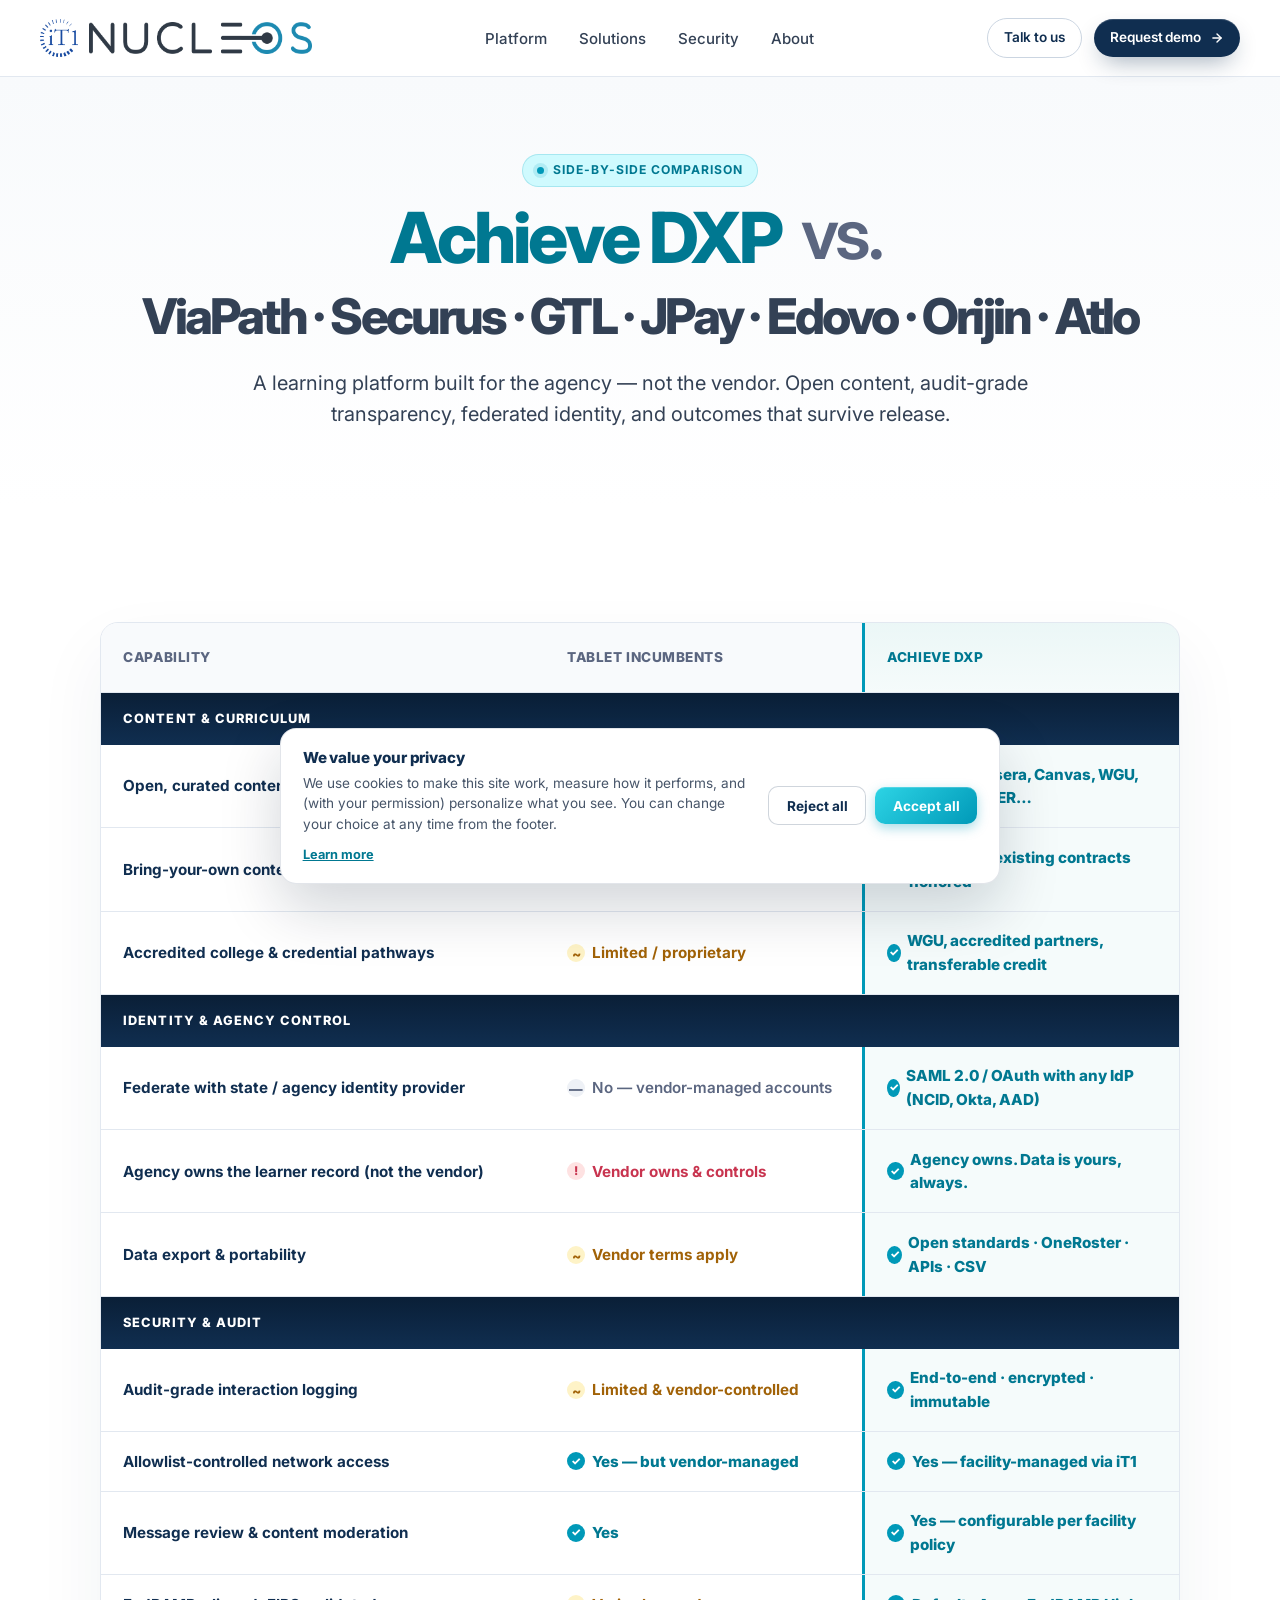
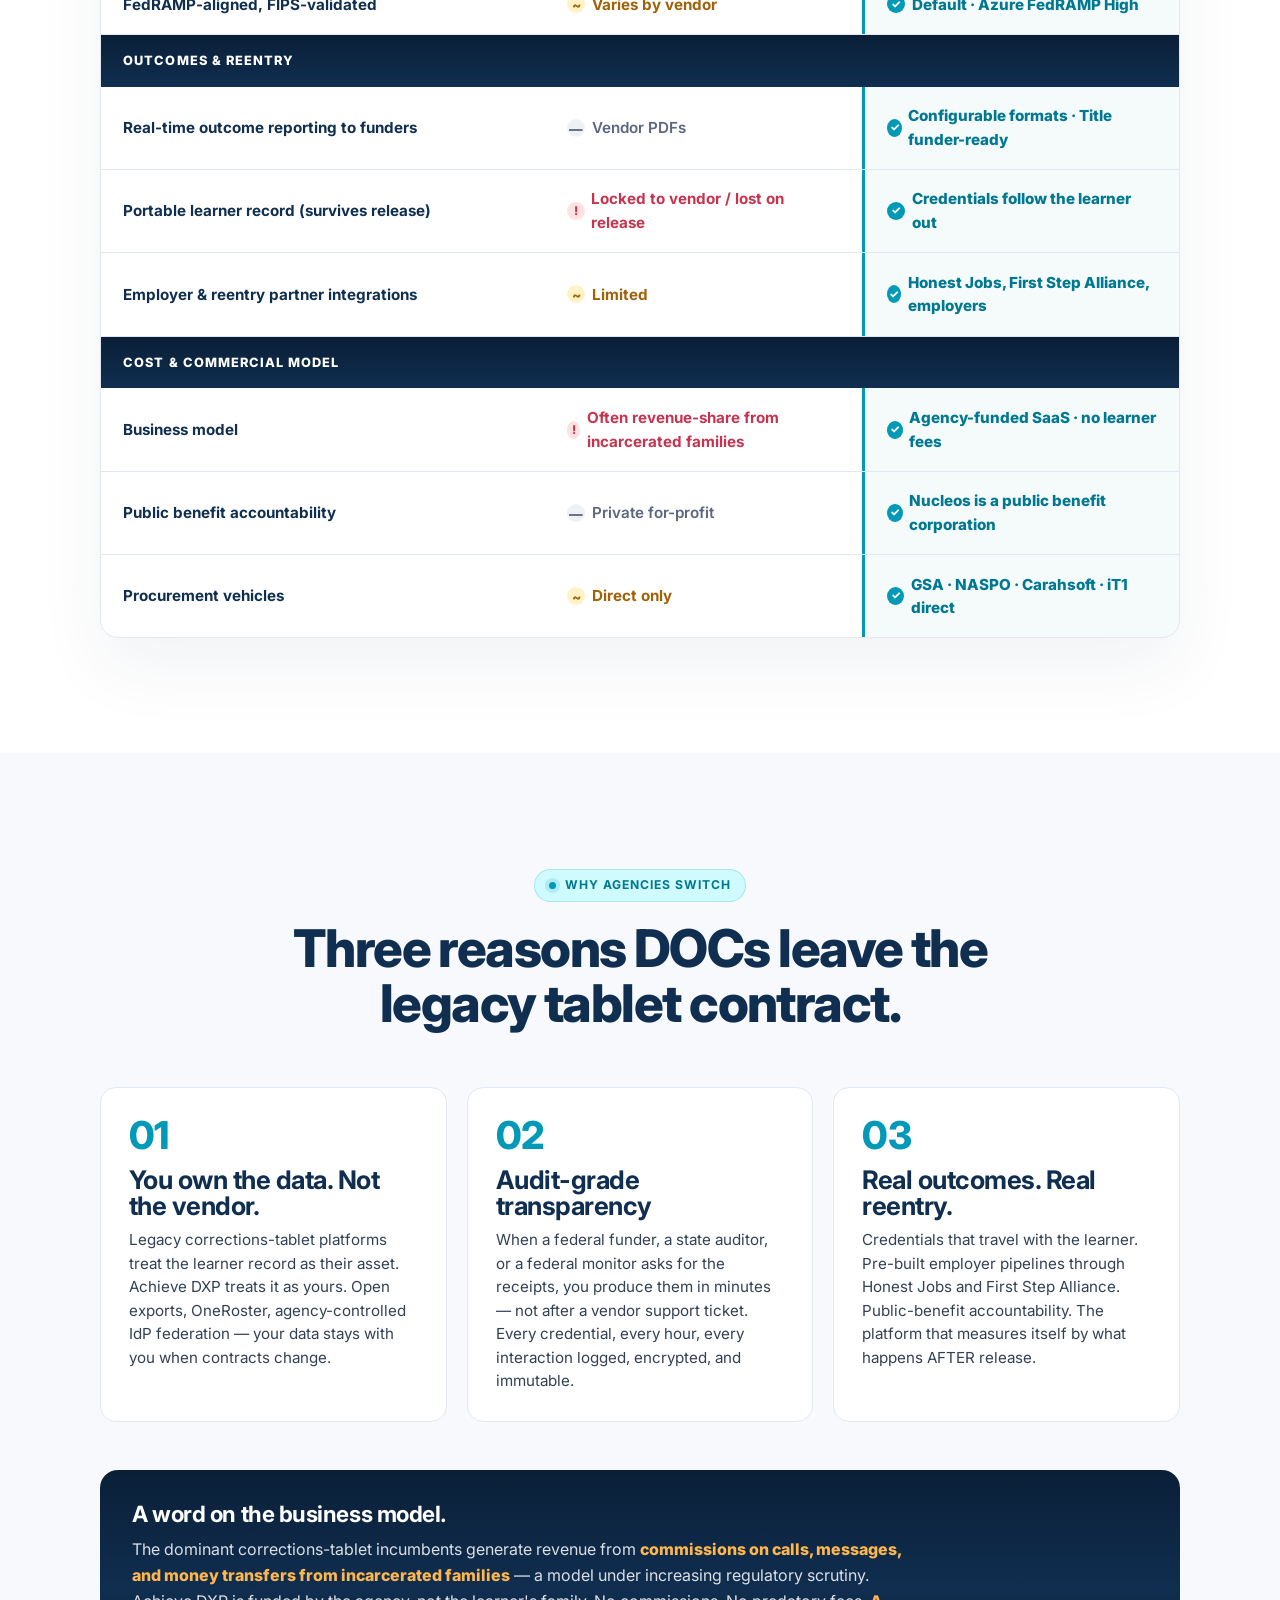
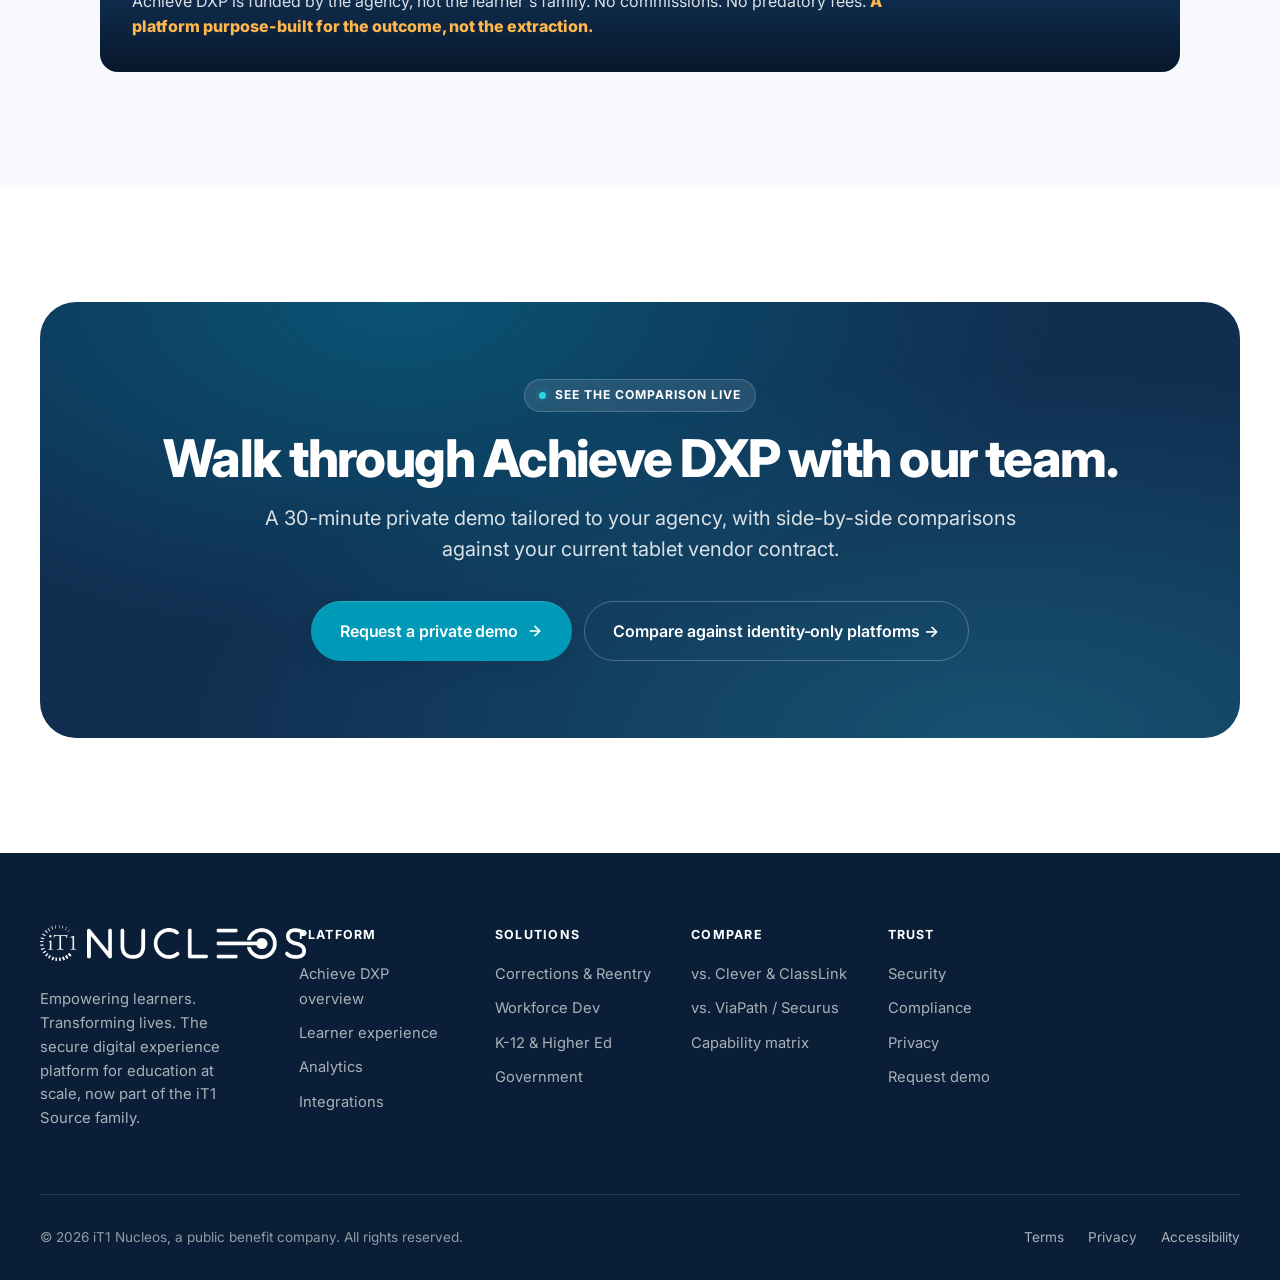
<file: vs-viapath.html>
<!doctype html>
<html lang="en">
<head>
<meta charset="utf-8" />
<meta name="viewport" content="width=device-width, initial-scale=1" />
<title>Achieve DXP vs. ViaPath, Securus, JPay, Edovo &amp; Orijin — iT1 Nucleos</title>
<meta name="description" content="A side-by-side comparison of Achieve DXP versus corrections-tablet incumbents — open content, audit-grade transparency, agency control, and outcomes that actually count." />
<link rel="preconnect" href="https://fonts.googleapis.com" />
<link rel="preconnect" href="https://fonts.gstatic.com" crossorigin />
<link rel="stylesheet" href="https://fonts.googleapis.com/css2?family=Inter:wght@400;500;600;700;800&family=Nunito:wght@600;700;800&display=swap" />
<link rel="stylesheet" href="assets/css/styles.css" />
<link rel="icon" type="image/png" href="assets/images/nucleos-logo-official.png" />
<style>
  .vs-hero{
    padding-top:clamp(3rem,6vw,5rem);
    padding-bottom:clamp(3rem,6vw,5rem);
    background:linear-gradient(180deg, #f8fafc 0%, white 100%);
    text-align:center;
  }
  .vs-hero h1{
    font-size:clamp(2.4rem, 6vw, 4.4rem);
    letter-spacing:-.04em;line-height:1;
    margin:1rem 0;
  }
  .vs-hero h1 .vs{
    display:inline-block;margin:0 .5rem;
    color:var(--ink-mute);font-weight:600;
    transform:translateY(-.05em);
  }
  .vs-hero h1 .us{color:var(--teal-deep);}
  .vs-hero h1 .them{color:var(--ink-soft);font-size:.7em;line-height:1.1;display:inline-block;margin-top:.25em;}
  .vs-hero .lead{margin:1.5rem auto 0;max-width:62ch;}

  .vs-matrix{
    max-width:1080px;margin:0 auto;
    background:white;border:1px solid var(--line);
    border-radius:18px;overflow:hidden;
    box-shadow:0 30px 70px rgba(16,46,80,.06);
  }
  .vs-row{
    display:grid;
    grid-template-columns:1.4fr 1fr 1fr;
    border-bottom:1px solid var(--line);
  }
  .vs-row:last-child{border-bottom:none;}
  .vs-cell{padding:1.1rem 1.4rem;display:flex;align-items:center;font-size:.95rem;}
  .vs-row.vs-head .vs-cell{
    padding:1.5rem 1.4rem;
    background:#f8fafc;
    font-weight:800;font-size:.85rem;letter-spacing:.04em;
    text-transform:uppercase;color:var(--ink-mute);
  }
  .vs-row.vs-head .vs-cell-us{
    background:linear-gradient(180deg, rgba(0,151,145,.08), rgba(0,151,145,.04));
    color:var(--teal-deep);
  }
  .vs-cell-feature{font-weight:700;color:var(--navy);}
  .vs-cell-them{color:var(--ink-soft);font-weight:600;}
  .vs-cell-us{
    color:var(--teal-deep);font-weight:800;
    background:rgba(0,151,145,.04);
    border-left:3px solid var(--teal);
  }
  .vs-check{display:inline-flex;align-items:center;gap:.4rem;color:var(--teal-deep);font-weight:800;}
  .vs-check::before{content:"✓";display:inline-grid;place-items:center;width:18px;height:18px;border-radius:50%;background:var(--teal);color:white;font-size:.7rem;font-weight:800;}
  .vs-x{display:inline-flex;align-items:center;gap:.4rem;color:var(--ink-mute);font-weight:600;}
  .vs-x::before{content:"—";display:inline-grid;place-items:center;width:18px;height:18px;border-radius:50%;background:#eef1f6;color:var(--ink-mute);font-size:.85rem;font-weight:800;}
  .vs-partial{display:inline-flex;align-items:center;gap:.4rem;color:#a16207;font-weight:700;}
  .vs-partial::before{content:"~";display:inline-grid;place-items:center;width:18px;height:18px;border-radius:50%;background:#fef3c7;color:#a16207;font-size:.85rem;font-weight:800;}
  .vs-warn{display:inline-flex;align-items:center;gap:.4rem;color:#c8344f;font-weight:700;}
  .vs-warn::before{content:"!";display:inline-grid;place-items:center;width:18px;height:18px;border-radius:50%;background:#fee2e2;color:#c8344f;font-size:.75rem;font-weight:800;}
  .vs-section-label{
    grid-column: 1 / -1;
    padding:1rem 1.4rem;
    background:linear-gradient(180deg, #0a1f37, #102e50);
    color:#fff;
    font-weight:800;font-size:.8rem;letter-spacing:.08em;
    text-transform:uppercase;
  }
  @media (max-width: 720px){
    .vs-row{grid-template-columns:1fr;}
    .vs-cell{padding:.9rem 1.1rem;border-bottom:1px solid var(--line);}
    .vs-cell:last-child{border-bottom:none;}
    .vs-cell-feature{background:#f8fafc;font-weight:800;}
    .vs-cell-us{border-left:none;border-top:3px solid var(--teal);}
  }

  .vs-why-grid{
    display:grid;grid-template-columns:repeat(3,1fr);gap:1.25rem;
    max-width:1080px;margin:3rem auto 0;
  }
  @media (max-width: 860px){ .vs-why-grid{grid-template-columns:1fr;} }
  .vs-why{
    padding:1.75rem;border-radius:16px;
    background:white;border:1px solid var(--line);
  }
  .vs-why-num{
    font-size:2.4rem;font-weight:800;line-height:1;
    color:var(--teal);letter-spacing:-.02em;
  }
  .vs-why h3{margin:.75rem 0 .5rem;color:var(--navy);}
  .vs-why p{color:var(--ink-soft);font-size:.95rem;line-height:1.55;margin:0;}

  .vs-contrast{
    max-width:1080px;margin:0 auto;
    padding:2rem;
    border-radius:18px;
    background:linear-gradient(180deg, #0a1f37 0%, #102e50 60%, #07172b 100%);
    color:#fff;
  }
  .vs-contrast h3{color:#fff;margin:0 0 .75rem;}
  .vs-contrast p{color:rgba(255,255,255,.85);line-height:1.6;margin:0;max-width:78ch;}
  .vs-contrast .accent{color:#FFB64C;font-weight:800;}
</style>
</head>
<body>
<div class="nav-wrap">
  <nav class="container nav" aria-label="Primary">
    <a class="brand" href="index.html" aria-label="iT1 Nucleos">
      <img class="brand-it1" src="assets/images/it1-logo.png" alt="iT1" />
      <img class="brand-logo" src="assets/images/nucleos-logo-official.png" alt="Nucleos" />
    </a>
    <ul class="nav-links">
      <li><a href="platform.html">Platform</a></li>
      <li><a href="solutions.html">Solutions</a></li>
      <li><a href="security.html">Security</a></li>
      <li><a href="about.html">About</a></li>
    </ul>
    <div class="nav-cta">
      <a class="btn btn-ghost btn-sm" href="contact.html">Talk to us</a>
      <a class="btn btn-primary btn-sm" href="contact.html#demo">Request demo
        <svg class="arrow" width="14" height="14" viewBox="0 0 24 24" fill="none" stroke="currentColor" stroke-width="2.4" stroke-linecap="round" stroke-linejoin="round"><line x1="5" y1="12" x2="19" y2="12"/><polyline points="12 5 19 12 12 19"/></svg>
      </a>
      <button class="menu-toggle" data-menu-toggle aria-label="Open menu">
        <svg width="20" height="20" viewBox="0 0 24 24" fill="none" stroke="currentColor" stroke-width="2.4" stroke-linecap="round"><line x1="3" y1="6" x2="21" y2="6"/><line x1="3" y1="12" x2="21" y2="12"/><line x1="3" y1="18" x2="21" y2="18"/></svg>
      </button>
    </div>
  </nav>
</div>

<aside class="mobile-panel" data-mobile-panel>
  <button class="close" data-mobile-close aria-label="Close menu">
    <svg width="20" height="20" viewBox="0 0 24 24" fill="none" stroke="currentColor" stroke-width="2.4" stroke-linecap="round"><line x1="18" y1="6" x2="6" y2="18"/><line x1="6" y1="6" x2="18" y2="18"/></svg>
  </button>
  <a href="platform.html">Platform</a>
  <a href="solutions.html">Solutions</a>
  <a href="security.html">Security</a>
  <a href="about.html">About</a>
  <a href="contact.html">Contact</a>
  <a class="btn btn-primary" href="contact.html#demo">Request demo</a>
</aside>

<section class="vs-hero">
  <div class="container">
    <span class="eyebrow"><span class="dot"></span> Side-by-side comparison</span>
    <h1><span class="us">Achieve DXP</span> <span class="vs">vs.</span><br/><span class="them">ViaPath · Securus · GTL · JPay · Edovo · Orijin · Atlo</span></h1>
    <p class="lead">A learning platform built for the agency — not the vendor. Open content, audit-grade transparency, federated identity, and outcomes that survive release.</p>
  </div>
</section>

<section class="section">
  <div class="container">
    <div class="vs-matrix">
      <div class="vs-row vs-head">
        <div class="vs-cell">Capability</div>
        <div class="vs-cell">Tablet incumbents</div>
        <div class="vs-cell vs-cell-us">Achieve DXP</div>
      </div>

      <div class="vs-section-label">Content &amp; curriculum</div>

      <div class="vs-row">
        <div class="vs-cell vs-cell-feature">Open, curated content catalog (100+ partners)</div>
        <div class="vs-cell vs-cell-them"><span class="vs-warn">Vendor-owned, locked</span></div>
        <div class="vs-cell vs-cell-us"><span class="vs-check">Open · Coursera, Canvas, WGU, JSTOR, NCCER…</span></div>
      </div>
      <div class="vs-row">
        <div class="vs-cell vs-cell-feature">Bring-your-own content provider</div>
        <div class="vs-cell vs-cell-them"><span class="vs-x">No</span></div>
        <div class="vs-cell vs-cell-us"><span class="vs-check">Yes — your existing contracts honored</span></div>
      </div>
      <div class="vs-row">
        <div class="vs-cell vs-cell-feature">Accredited college &amp; credential pathways</div>
        <div class="vs-cell vs-cell-them"><span class="vs-partial">Limited / proprietary</span></div>
        <div class="vs-cell vs-cell-us"><span class="vs-check">WGU, accredited partners, transferable credit</span></div>
      </div>

      <div class="vs-section-label">Identity &amp; agency control</div>

      <div class="vs-row">
        <div class="vs-cell vs-cell-feature">Federate with state / agency identity provider</div>
        <div class="vs-cell vs-cell-them"><span class="vs-x">No — vendor-managed accounts</span></div>
        <div class="vs-cell vs-cell-us"><span class="vs-check">SAML 2.0 / OAuth with any IdP (NCID, Okta, AAD)</span></div>
      </div>
      <div class="vs-row">
        <div class="vs-cell vs-cell-feature">Agency owns the learner record (not the vendor)</div>
        <div class="vs-cell vs-cell-them"><span class="vs-warn">Vendor owns &amp; controls</span></div>
        <div class="vs-cell vs-cell-us"><span class="vs-check">Agency owns. Data is yours, always.</span></div>
      </div>
      <div class="vs-row">
        <div class="vs-cell vs-cell-feature">Data export &amp; portability</div>
        <div class="vs-cell vs-cell-them"><span class="vs-partial">Vendor terms apply</span></div>
        <div class="vs-cell vs-cell-us"><span class="vs-check">Open standards · OneRoster · APIs · CSV</span></div>
      </div>

      <div class="vs-section-label">Security &amp; audit</div>

      <div class="vs-row">
        <div class="vs-cell vs-cell-feature">Audit-grade interaction logging</div>
        <div class="vs-cell vs-cell-them"><span class="vs-partial">Limited &amp; vendor-controlled</span></div>
        <div class="vs-cell vs-cell-us"><span class="vs-check">End-to-end · encrypted · immutable</span></div>
      </div>
      <div class="vs-row">
        <div class="vs-cell vs-cell-feature">Allowlist-controlled network access</div>
        <div class="vs-cell vs-cell-them"><span class="vs-check">Yes — but vendor-managed</span></div>
        <div class="vs-cell vs-cell-us"><span class="vs-check">Yes — facility-managed via iT1</span></div>
      </div>
      <div class="vs-row">
        <div class="vs-cell vs-cell-feature">Message review &amp; content moderation</div>
        <div class="vs-cell vs-cell-them"><span class="vs-check">Yes</span></div>
        <div class="vs-cell vs-cell-us"><span class="vs-check">Yes — configurable per facility policy</span></div>
      </div>
      <div class="vs-row">
        <div class="vs-cell vs-cell-feature">FedRAMP-aligned, FIPS-validated</div>
        <div class="vs-cell vs-cell-them"><span class="vs-partial">Varies by vendor</span></div>
        <div class="vs-cell vs-cell-us"><span class="vs-check">Default · Azure FedRAMP High</span></div>
      </div>

      <div class="vs-section-label">Outcomes &amp; reentry</div>

      <div class="vs-row">
        <div class="vs-cell vs-cell-feature">Real-time outcome reporting to funders</div>
        <div class="vs-cell vs-cell-them"><span class="vs-x">Vendor PDFs</span></div>
        <div class="vs-cell vs-cell-us"><span class="vs-check">Configurable formats · Title funder-ready</span></div>
      </div>
      <div class="vs-row">
        <div class="vs-cell vs-cell-feature">Portable learner record (survives release)</div>
        <div class="vs-cell vs-cell-them"><span class="vs-warn">Locked to vendor / lost on release</span></div>
        <div class="vs-cell vs-cell-us"><span class="vs-check">Credentials follow the learner out</span></div>
      </div>
      <div class="vs-row">
        <div class="vs-cell vs-cell-feature">Employer &amp; reentry partner integrations</div>
        <div class="vs-cell vs-cell-them"><span class="vs-partial">Limited</span></div>
        <div class="vs-cell vs-cell-us"><span class="vs-check">Honest Jobs, First Step Alliance, employers</span></div>
      </div>

      <div class="vs-section-label">Cost &amp; commercial model</div>

      <div class="vs-row">
        <div class="vs-cell vs-cell-feature">Business model</div>
        <div class="vs-cell vs-cell-them"><span class="vs-warn">Often revenue-share from incarcerated families</span></div>
        <div class="vs-cell vs-cell-us"><span class="vs-check">Agency-funded SaaS · no learner fees</span></div>
      </div>
      <div class="vs-row">
        <div class="vs-cell vs-cell-feature">Public benefit accountability</div>
        <div class="vs-cell vs-cell-them"><span class="vs-x">Private for-profit</span></div>
        <div class="vs-cell vs-cell-us"><span class="vs-check">Nucleos is a public benefit corporation</span></div>
      </div>
      <div class="vs-row">
        <div class="vs-cell vs-cell-feature">Procurement vehicles</div>
        <div class="vs-cell vs-cell-them"><span class="vs-partial">Direct only</span></div>
        <div class="vs-cell vs-cell-us"><span class="vs-check">GSA · NASPO · Carahsoft · iT1 direct</span></div>
      </div>
    </div>
  </div>
</section>

<section class="section bg-soft">
  <div class="container">
    <div class="section-head">
      <span class="eyebrow"><span class="dot"></span> Why agencies switch</span>
      <h2 style="margin-top:1.25rem">Three reasons DOCs leave the legacy tablet contract.</h2>
    </div>
    <div class="vs-why-grid">
      <div class="vs-why">
        <div class="vs-why-num">01</div>
        <h3>You own the data. Not the vendor.</h3>
        <p>Legacy corrections-tablet platforms treat the learner record as their asset. Achieve DXP treats it as yours. Open exports, OneRoster, agency-controlled IdP federation — your data stays with you when contracts change.</p>
      </div>
      <div class="vs-why">
        <div class="vs-why-num">02</div>
        <h3>Audit-grade transparency</h3>
        <p>When a federal funder, a state auditor, or a federal monitor asks for the receipts, you produce them in minutes — not after a vendor support ticket. Every credential, every hour, every interaction logged, encrypted, and immutable.</p>
      </div>
      <div class="vs-why">
        <div class="vs-why-num">03</div>
        <h3>Real outcomes. Real reentry.</h3>
        <p>Credentials that travel with the learner. Pre-built employer pipelines through Honest Jobs and First Step Alliance. Public-benefit accountability. The platform that measures itself by what happens AFTER release.</p>
      </div>
    </div>

    <div class="vs-contrast" style="margin-top:3rem">
      <h3 style="font-size:1.4rem">A word on the business model.</h3>
      <p>The dominant corrections-tablet incumbents generate revenue from <span class="accent">commissions on calls, messages, and money transfers from incarcerated families</span> — a model under increasing regulatory scrutiny. Achieve DXP is funded by the agency, not the learner's family. No commissions. No predatory fees. <span class="accent">A platform purpose-built for the outcome, not the extraction.</span></p>
    </div>
  </div>
</section>

<section class="section">
  <div class="container">
    <div class="cta-banner">
      <span class="eyebrow"><span class="dot"></span> See the comparison live</span>
      <h2 style="margin-top:1.25rem">Walk through Achieve DXP with our team.</h2>
      <p class="lead">A 30-minute private demo tailored to your agency, with side-by-side comparisons against your current tablet vendor contract.</p>
      <div class="cta-actions">
        <a class="btn btn-primary btn-lg" href="contact.html#demo">Request a private demo
          <svg class="arrow" width="16" height="16" viewBox="0 0 24 24" fill="none" stroke="currentColor" stroke-width="2.4" stroke-linecap="round" stroke-linejoin="round"><line x1="5" y1="12" x2="19" y2="12"/><polyline points="12 5 19 12 12 19"/></svg>
        </a>
        <a class="btn btn-ghost btn-lg" href="vs-clever.html">Compare against identity-only platforms →</a>
      </div>
    </div>
  </div>
</section>

<footer class="footer">
  <div class="container">
    <div class="footer-grid">
      <div class="footer-brand">
        <a class="brand" href="index.html" aria-label="iT1 Nucleos">
          <img class="brand-it1" src="assets/images/it1-logo.png" alt="iT1" />
          <img class="brand-logo" src="assets/images/nucleos-logo-official.png" alt="Nucleos" />
        </a>
        <p>Empowering learners. Transforming lives. The secure digital experience platform for education at scale, now part of the iT1 Source family.</p>
      </div>
      <div class="footer-col"><h5>Platform</h5><ul><li><a href="platform.html">Achieve DXP overview</a></li><li><a href="platform.html#learner">Learner experience</a></li><li><a href="platform.html#analytics">Analytics</a></li><li><a href="platform.html">Integrations</a></li></ul></div>
      <div class="footer-col"><h5>Solutions</h5><ul><li><a href="solutions.html#corrections">Corrections &amp; Reentry</a></li><li><a href="solutions.html#workforce">Workforce Dev</a></li><li><a href="solutions.html#education">K-12 &amp; Higher Ed</a></li><li><a href="solutions.html#government">Government</a></li></ul></div>
      <div class="footer-col"><h5>Compare</h5><ul><li><a href="vs-clever.html">vs. Clever &amp; ClassLink</a></li><li><a href="vs-viapath.html">vs. ViaPath / Securus</a></li><li><a href="platform.html#truth">Capability matrix</a></li></ul></div>
      <div class="footer-col"><h5>Trust</h5><ul><li><a href="security.html">Security</a></li><li><a href="security.html#compliance">Compliance</a></li><li><a href="security.html#privacy">Privacy</a></li><li><a href="contact.html#demo">Request demo</a></li></ul></div>
    </div>
    <div class="footer-bottom"><span>&copy; 2026 iT1 Nucleos, a public benefit company. All rights reserved.</span><div class="legal"><a href="#">Terms</a><a href="#">Privacy</a><a href="#">Accessibility</a></div></div>
  </div>
</footer>

<script src="assets/js/main.js"></script>
</body>
</html>
</file>
<file: assets/css/styles.css>
/* =============================================================
   iT1 Nucleos — Modern Design System
   Bright, trustworthy, mission-driven
   ============================================================= */

:root {
  /* Backgrounds */
  --bg: #ffffff;
  --bg-soft: #f7f9fc;
  --bg-muted: #eef2f7;
  --bg-tint: #ecfeff;

  /* Text */
  --ink: #0b1220;
  --ink-2: #1e293b;
  --ink-soft: #334155;
  --ink-mute: #5b6680;
  --ink-faint: #94a3b8;

  /* Brand — Nucleos teal */
  --teal: #0099b8;
  --teal-deep: #007891;
  --teal-soft: #2dd4e5;
  --teal-tint: #cffafe;

  /* Brand — Achieve DXP */
  --dxp-teal: #119a96;
  --dxp-orange: #ef6c3a;
  --dxp-orange-soft: #f9a26c;

  /* Navy */
  --navy: #102e50;
  --navy-2: #1c3f6b;
  --navy-deep: #0a1f37;

  /* Accents */
  --emerald: #10b981;
  --rose: #f43f5e;
  --violet: #7c3aed;
  --amber: #f59e0b;

  /* Lines & shadows */
  --line: #e2e8f0;
  --line-strong: #cbd5e1;
  --shadow-xs: 0 1px 2px rgba(15, 23, 42, 0.04);
  --shadow-sm: 0 1px 3px rgba(15, 23, 42, 0.06), 0 1px 2px rgba(15, 23, 42, 0.04);
  --shadow: 0 6px 16px -4px rgba(15, 23, 42, 0.08), 0 2px 4px rgba(15, 23, 42, 0.04);
  --shadow-md: 0 12px 30px -8px rgba(15, 23, 42, 0.12), 0 4px 8px -2px rgba(15, 23, 42, 0.06);
  --shadow-lg: 0 25px 50px -12px rgba(16, 46, 80, 0.22);
  --shadow-xl: 0 35px 70px -18px rgba(16, 46, 80, 0.32);

  /* Gradients */
  --grad-hero: radial-gradient(ellipse 80% 50% at 70% 0%, rgba(0, 153, 184, 0.08), transparent 70%),
               radial-gradient(ellipse 60% 50% at 0% 60%, rgba(239, 108, 58, 0.05), transparent 70%);
  --grad-warm: linear-gradient(135deg, #ef6c3a 0%, #f59e0b 100%);
  --grad-teal: linear-gradient(135deg, #2dd4e5 0%, #0099b8 100%);
  --grad-navy: linear-gradient(135deg, #102e50 0%, #1c3f6b 100%);

  /* Shape */
  --r-xs: 6px;
  --r-sm: 10px;
  --r-md: 14px;
  --r-lg: 20px;
  --r-xl: 28px;
  --r-2xl: 36px;

  /* Layout */
  --container: 1280px;
  --container-narrow: 980px;
  --pad: clamp(1.25rem, 4vw, 2.5rem);

  /* Type */
  --font-sans: "Inter", system-ui, -apple-system, "Segoe UI", Roboto, sans-serif;
  --font-display: "Inter", system-ui, sans-serif;
}

* { box-sizing: border-box; }
html { scroll-behavior: smooth; }

body {
  margin: 0;
  font-family: var(--font-sans);
  background: var(--bg);
  color: var(--ink);
  -webkit-font-smoothing: antialiased;
  text-rendering: optimizeLegibility;
  line-height: 1.55;
  overflow-x: hidden;
}

img, svg { max-width: 100%; display: block; }
a { color: var(--teal); text-decoration: none; transition: color 160ms; }
a:hover { color: var(--teal-deep); }
button { font-family: inherit; cursor: pointer; }
::selection { background: var(--teal-tint); color: var(--navy); }

/* =============================================================
   LAYOUT
   ============================================================= */
.container {
  width: 100%;
  max-width: var(--container);
  margin: 0 auto;
  padding-inline: var(--pad);
}
.container-narrow {
  width: 100%;
  max-width: var(--container-narrow);
  margin: 0 auto;
  padding-inline: var(--pad);
}

.section {
  padding-block: clamp(4rem, 9vw, 7.5rem);
  position: relative;
}
.section-tight { padding-block: clamp(2.5rem, 5vw, 4rem); }
.bg-soft { background: var(--bg-soft); }
.bg-tint { background: var(--bg-tint); }
.bg-navy { background: var(--navy); color: white; }

/* =============================================================
   NAV
   ============================================================= */
.nav-wrap {
  position: sticky;
  top: 0;
  z-index: 100;
  background: rgba(255, 255, 255, 0.88);
  backdrop-filter: saturate(180%) blur(20px);
  -webkit-backdrop-filter: saturate(180%) blur(20px);
  border-bottom: 1px solid var(--line);
}

.nav {
  display: flex;
  align-items: center;
  justify-content: space-between;
  height: 76px;
  gap: 2rem;
}

.brand {
  display: inline-flex;
  align-items: center;
  gap: 0.7rem;
  text-decoration: none;
  color: var(--navy);
  flex-shrink: 0;
}

.brand-tag {
  display: inline-flex;
  align-items: center;
  padding: 0.36rem 0.6rem;
  background: var(--navy);
  color: white;
  border-radius: 6px;
  font-weight: 800;
  font-size: 0.7rem;
  letter-spacing: 0.14em;
  text-transform: uppercase;
  line-height: 1;
  flex-shrink: 0;
}

.brand-logo { height: 32px; width: auto; display: block; flex-shrink: 0; object-fit: contain; }

.nav-links {
  display: flex;
  gap: 2rem;
  align-items: center;
  list-style: none;
  margin: 0;
  padding: 0;
}

.nav-links a {
  font-size: 0.94rem;
  color: var(--ink-soft);
  font-weight: 500;
  position: relative;
  padding: 0.5rem 0;
}
.nav-links a:hover { color: var(--navy); }
.nav-links a.active { color: var(--navy); font-weight: 600; }
.nav-links a.active::after {
  content: "";
  position: absolute;
  left: 0; right: 0; bottom: -2px;
  height: 2px;
  border-radius: 2px;
  background: var(--teal);
}

.nav-sep {
  width: 1px;
  height: 22px;
  background: var(--line-strong);
  padding: 0;
}

.nav-links a.nav-app {
  display: inline-flex;
  align-items: center;
  gap: 0.45rem;
  padding: 0.4rem 0.8rem;
  border-radius: 8px;
  font-size: 0.85rem;
  font-weight: 700;
  color: #fff;
  background: var(--app-color);
  box-shadow: 0 1px 2px rgba(15, 23, 42, 0.14);
  transition: filter 160ms, box-shadow 160ms, transform 160ms;
}
.nav-links a.nav-app::before {
  content: "";
  width: 7px;
  height: 7px;
  border-radius: 50%;
  background: rgba(255, 255, 255, 0.9);
}
.nav-links a.nav-app::after {
  content: "↗";
  font-size: 0.82em;
  font-weight: 700;
  opacity: 0.85;
}
.nav-links a.nav-app:hover {
  filter: brightness(1.08);
  box-shadow: 0 4px 12px var(--app-shadow);
  transform: translateY(-1px);
}
.nav-app--workforce { --app-color: var(--teal); --app-shadow: rgba(0, 153, 184, 0.32); }
.nav-app--grants { --app-color: var(--dxp-orange); --app-shadow: rgba(239, 108, 58, 0.32); }

.nav-cta { display: flex; gap: 0.75rem; align-items: center; }

.menu-toggle {
  display: none;
  width: 44px; height: 44px;
  border-radius: 10px;
  background: var(--bg-muted);
  border: 1px solid var(--line);
  color: var(--navy);
  align-items: center;
  justify-content: center;
}

/* =============================================================
   BUTTONS
   ============================================================= */
.btn {
  display: inline-flex;
  align-items: center;
  gap: 0.55rem;
  padding: 0.85rem 1.5rem;
  border-radius: 999px;
  font-weight: 600;
  font-size: 0.93rem;
  letter-spacing: -0.005em;
  transition: transform 180ms ease, box-shadow 220ms ease, background 220ms ease, color 200ms;
  border: 0;
  white-space: nowrap;
  text-decoration: none;
}

.btn-primary {
  background: var(--navy);
  color: white;
  box-shadow: 0 1px 0 rgba(255, 255, 255, 0.15) inset, 0 10px 25px -8px rgba(16, 46, 80, 0.45);
}
.btn-primary:hover {
  background: var(--navy-2);
  color: white;
  transform: translateY(-1px);
  box-shadow: 0 1px 0 rgba(255, 255, 255, 0.18) inset, 0 16px 32px -10px rgba(16, 46, 80, 0.55);
}

.btn-teal {
  background: var(--teal);
  color: white;
  box-shadow: 0 10px 25px -8px rgba(0, 153, 184, 0.45);
}
.btn-teal:hover {
  background: var(--teal-deep);
  color: white;
  transform: translateY(-1px);
  box-shadow: 0 16px 32px -10px rgba(0, 153, 184, 0.55);
}

.btn-ghost {
  background: transparent;
  color: var(--navy);
  border: 1px solid var(--line-strong);
}
.btn-ghost:hover {
  background: white;
  color: var(--navy);
  border-color: var(--ink-faint);
  box-shadow: var(--shadow-sm);
}

.btn-lg { padding: 1.05rem 1.8rem; font-size: 1rem; }
.btn-sm { padding: 0.55rem 1rem; font-size: 0.85rem; }
.btn .arrow { transition: transform 220ms; }
.btn:hover .arrow { transform: translateX(3px); }

/* =============================================================
   TYPOGRAPHY
   ============================================================= */
.eyebrow {
  display: inline-flex;
  align-items: center;
  gap: 0.55rem;
  padding: 0.4rem 0.9rem;
  border-radius: 999px;
  background: var(--teal-tint);
  border: 1px solid rgba(0, 153, 184, 0.2);
  color: var(--teal-deep);
  font-size: 0.76rem;
  font-weight: 700;
  letter-spacing: 0.08em;
  text-transform: uppercase;
}

.eyebrow.warm {
  background: #fef3eb;
  border-color: rgba(239, 108, 58, 0.22);
  color: var(--dxp-orange);
}

.eyebrow .dot {
  width: 7px; height: 7px;
  border-radius: 50%;
  background: var(--teal);
  box-shadow: 0 0 0 4px rgba(0, 153, 184, 0.15);
  animation: pulse 2.4s ease-in-out infinite;
}
.eyebrow.warm .dot {
  background: var(--dxp-orange);
  box-shadow: 0 0 0 4px rgba(239, 108, 58, 0.18);
}
@keyframes pulse {
  0%, 100% { opacity: 1; transform: scale(1); }
  50% { opacity: 0.65; transform: scale(1.15); }
}

h1, h2, h3, h4 {
  font-family: var(--font-display);
  font-weight: 800;
  letter-spacing: -0.025em;
  line-height: 1.04;
  margin: 0;
  color: var(--navy);
}

h1 {
  font-size: clamp(2.5rem, 6vw, 4.5rem);
  letter-spacing: -0.04em;
}
h2 {
  font-size: clamp(2rem, 4.6vw, 3.25rem);
  letter-spacing: -0.03em;
  line-height: 1.05;
}
h3 {
  font-size: clamp(1.3rem, 2.4vw, 1.6rem);
  letter-spacing: -0.02em;
  font-weight: 700;
}
h4 {
  font-size: 1.12rem;
  font-weight: 700;
}

.lead {
  font-size: clamp(1.08rem, 1.6vw, 1.25rem);
  color: var(--ink-soft);
  line-height: 1.55;
  max-width: 62ch;
}

.text-mute { color: var(--ink-mute); }
.text-soft { color: var(--ink-soft); }
.teal { color: var(--teal); }
.orange { color: var(--dxp-orange); }
.navy-text { color: var(--navy); }

.brand-gradient {
  background: linear-gradient(135deg, var(--teal) 0%, var(--navy) 70%);
  background-clip: text;
  -webkit-background-clip: text;
  color: transparent;
  -webkit-text-fill-color: transparent;
}

.warm-gradient {
  background: var(--grad-warm);
  background-clip: text;
  -webkit-background-clip: text;
  color: transparent;
  -webkit-text-fill-color: transparent;
}

.section-head {
  max-width: 720px;
  margin: 0 auto 3.5rem;
  text-align: center;
}
.section-head h2 { margin-bottom: 1rem; }
.section-head .lead { margin: 0 auto; }
.section-head.left { text-align: left; margin: 0 0 3rem; }
.section-head.left .lead { margin: 0; }

/* =============================================================
   HERO
   ============================================================= */
.hero {
  position: relative;
  padding-top: clamp(3rem, 7vw, 5.5rem);
  padding-bottom: clamp(4rem, 8vw, 6.5rem);
  overflow: hidden;
  isolation: isolate;
  background: white;
}
.hero::before {
  content: "";
  position: absolute;
  inset: 0;
  background: var(--grad-hero);
  z-index: -2;
}
.hero::after {
  content: "";
  position: absolute;
  inset: 0;
  background-image:
    linear-gradient(rgba(16, 46, 80, 0.04) 1px, transparent 1px),
    linear-gradient(90deg, rgba(16, 46, 80, 0.04) 1px, transparent 1px);
  background-size: 60px 60px;
  mask-image: radial-gradient(ellipse at 50% 30%, black 25%, transparent 70%);
  -webkit-mask-image: radial-gradient(ellipse at 50% 30%, black 25%, transparent 70%);
  z-index: -1;
  opacity: 0.6;
}

.hero-grid {
  display: grid;
  grid-template-columns: 1.08fr 0.92fr;
  gap: clamp(2rem, 5vw, 4.5rem);
  align-items: center;
}

.hero-copy h1 {
  margin-top: 1.25rem;
  margin-bottom: 1.5rem;
  font-size: clamp(2.8rem, 7.5vw, 5.6rem);
  letter-spacing: -0.045em;
  line-height: 0.98;
  font-weight: 800;
}
.hero-copy .lead { font-size: clamp(1.12rem, 1.55vw, 1.32rem); max-width: 56ch; }
.hero-actions {
  display: flex;
  gap: 0.75rem;
  margin-top: 2rem;
  flex-wrap: wrap;
}

.hero-products { margin-top: 2rem; }
.hero-products-label {
  display: block;
  font-size: 0.72rem;
  font-weight: 700;
  letter-spacing: 0.14em;
  text-transform: uppercase;
  color: var(--ink-soft);
  opacity: 0.7;
  margin-bottom: 0.75rem;
}
.hero-products-row {
  display: flex;
  gap: 0.85rem;
  flex-wrap: wrap;
}
.btn-product {
  display: flex;
  flex-direction: column;
  gap: 0.15rem;
  min-width: 200px;
  padding: 0.85rem 1.1rem;
  border-radius: 14px;
  background: #fff;
  border: 1px solid var(--line-strong);
  position: relative;
  transition: border-color 160ms, box-shadow 160ms, transform 160ms;
}
.btn-product::after {
  content: "↗";
  position: absolute;
  top: 0.85rem;
  right: 1rem;
  font-weight: 700;
  color: var(--teal);
  opacity: 0.75;
  transition: transform 160ms;
}
.btn-product:hover {
  border-color: var(--teal);
  box-shadow: 0 8px 22px rgba(0, 153, 184, 0.16);
  transform: translateY(-2px);
}
.btn-product:hover::after { transform: translate(2px, -2px); }
.btn-product-name {
  font-size: 1rem;
  font-weight: 700;
  color: var(--navy);
}
.btn-product-sub {
  font-size: 0.82rem;
  color: var(--ink-soft);
}

.hero-trust {
  display: flex;
  gap: 2rem;
  margin-top: 2.75rem;
  flex-wrap: wrap;
  padding-top: 2rem;
  border-top: 1px solid var(--line);
}

.hero-trust-item {
  display: flex;
  flex-direction: column;
  gap: 0.25rem;
}
.hero-trust-item .num {
  font-size: 1.7rem;
  font-weight: 800;
  letter-spacing: -0.03em;
  color: var(--navy);
  line-height: 1;
}
.hero-trust-item .lbl {
  font-size: 0.78rem;
  color: var(--ink-mute);
  text-transform: uppercase;
  letter-spacing: 0.08em;
  font-weight: 600;
}

/* Hero photo */
.hero-photo {
  position: relative;
  border-radius: var(--r-xl);
  overflow: hidden;
  box-shadow: var(--shadow-xl);
  aspect-ratio: 4 / 5;
  max-width: 540px;
  margin-left: auto;
}
.hero-photo img {
  width: 100%;
  height: 100%;
  object-fit: cover;
}
.hero-photo-overlay {
  position: absolute;
  inset: 0;
  background: linear-gradient(180deg, transparent 50%, rgba(16, 46, 80, 0.65) 100%);
  pointer-events: none;
}
.hero-photo-caption {
  position: absolute;
  left: 1.5rem;
  bottom: 1.5rem;
  right: 1.5rem;
  color: white;
  display: flex;
  align-items: flex-end;
  justify-content: space-between;
  gap: 1rem;
}
.hero-photo-caption .h {
  font-weight: 700;
  font-size: 1rem;
  margin-bottom: 0.2rem;
}
.hero-photo-caption .s {
  font-size: 0.83rem;
  opacity: 0.85;
}

.hero-photo-stat {
  background: white;
  color: var(--navy);
  padding: 0.85rem 1.1rem;
  border-radius: 14px;
  text-align: right;
  box-shadow: var(--shadow);
  min-width: 130px;
}
.hero-photo-stat .num {
  font-size: 1.3rem;
  font-weight: 800;
  color: var(--teal);
  letter-spacing: -0.02em;
  line-height: 1;
}
.hero-photo-stat .lbl {
  font-size: 0.72rem;
  color: var(--ink-mute);
  text-transform: uppercase;
  letter-spacing: 0.06em;
  font-weight: 600;
  margin-top: 0.3rem;
}

/* Floating DXP badge over photo — positioned inside to avoid clipping */
.hero-photo-badge {
  position: absolute;
  top: 1.25rem;
  left: 1.25rem;
  background: white;
  border-radius: 14px;
  box-shadow: var(--shadow-lg);
  padding: 0.7rem 0.95rem;
  display: inline-flex;
  align-items: center;
  gap: 0.55rem;
  z-index: 2;
}
.hero-photo-badge img { height: 26px; width: auto; }

@media (max-width: 900px) {
  .hero-grid { grid-template-columns: 1fr; }
  .hero-photo { max-width: 100%; margin: 2rem auto 0; aspect-ratio: 16 / 11; }
}

/* =============================================================
   PROOF STRIP (logos)
   ============================================================= */
.proof-strip {
  display: grid;
  grid-template-columns: repeat(6, 1fr);
  gap: 2rem;
  align-items: center;
  padding: 2rem 0;
  border-top: 1px solid var(--line);
  border-bottom: 1px solid var(--line);
}
@media (max-width: 800px) {
  .proof-strip { grid-template-columns: repeat(3, 1fr); gap: 1.5rem; }
}
.proof-strip .lg {
  color: var(--ink-mute);
  font-weight: 700;
  font-size: 1rem;
  letter-spacing: -0.01em;
  text-align: center;
  opacity: 0.65;
  transition: opacity 200ms, color 200ms;
}
.proof-strip .lg:hover { opacity: 1; color: var(--navy); }

/* =============================================================
   VALUE PROP (3-step like reference)
   ============================================================= */
.values {
  display: grid;
  grid-template-columns: repeat(3, 1fr);
  gap: 1.5rem;
}
@media (max-width: 900px) { .values { grid-template-columns: 1fr; } }

.value {
  position: relative;
  padding: 2rem;
  background: white;
  border: 1px solid var(--line);
  border-radius: var(--r-lg);
  transition: transform 200ms, box-shadow 200ms, border-color 200ms;
}
.value:hover {
  transform: translateY(-3px);
  box-shadow: var(--shadow-md);
  border-color: var(--teal);
}
.value .num {
  display: inline-flex;
  align-items: center;
  justify-content: center;
  width: 40px; height: 40px;
  border-radius: 10px;
  background: var(--teal-tint);
  color: var(--teal-deep);
  font-weight: 800;
  font-size: 0.95rem;
  margin-bottom: 1.25rem;
}
.value h3 { margin-bottom: 0.65rem; }
.value p { color: var(--ink-soft); margin: 0; font-size: 0.97rem; line-height: 1.6; }

/* =============================================================
   ACHIEVE DXP SHOWCASE
   ============================================================= */
.dxp-showcase {
  position: relative;
  background: linear-gradient(180deg, var(--bg-soft) 0%, white 100%);
  border-radius: var(--r-2xl);
  border: 1px solid var(--line);
  overflow: hidden;
  padding: clamp(2.5rem, 5vw, 5rem);
}
.dxp-showcase::before {
  content: "";
  position: absolute;
  inset: 0;
  background: radial-gradient(ellipse at top right, rgba(0, 153, 184, 0.07), transparent 55%),
              radial-gradient(ellipse at bottom left, rgba(239, 108, 58, 0.05), transparent 55%);
  pointer-events: none;
}
.dxp-showcase-grid {
  display: grid;
  grid-template-columns: 1fr 1.15fr;
  gap: clamp(2rem, 5vw, 4rem);
  align-items: center;
  position: relative;
}
@media (max-width: 960px) { .dxp-showcase-grid { grid-template-columns: 1fr; } }

.dxp-product-logo { height: 56px; width: auto; margin-bottom: 1.75rem; }

/* =============================================================
   FEATURE GRID (numbered 01-07)
   ============================================================= */
.features {
  display: grid;
  grid-template-columns: repeat(3, 1fr);
  gap: 1.5rem;
}
@media (max-width: 960px) { .features { grid-template-columns: 1fr; } }

.feature {
  padding: 2.25rem 2rem;
  background: white;
  border: 1px solid var(--line);
  border-radius: var(--r-lg);
  transition: transform 200ms, box-shadow 200ms, border-color 200ms;
  position: relative;
  overflow: hidden;
}
.feature:hover {
  transform: translateY(-3px);
  box-shadow: var(--shadow-md);
  border-color: var(--teal);
}
.feature .f-num {
  font-size: 0.78rem;
  font-weight: 800;
  color: var(--teal-deep);
  letter-spacing: 0.08em;
  margin-bottom: 1rem;
  display: inline-block;
}
.feature .f-icon {
  width: 48px; height: 48px;
  border-radius: 12px;
  background: var(--teal-tint);
  color: var(--teal-deep);
  display: grid;
  place-items: center;
  margin-bottom: 1.25rem;
}
.feature h3 { margin-bottom: 0.65rem; color: var(--navy); }
.feature p { color: var(--ink-soft); margin: 0; font-size: 0.96rem; line-height: 1.6; }

.feature .f-icon.orange { background: #fef3eb; color: var(--dxp-orange); }
.feature .f-icon.violet { background: #f3e8ff; color: var(--violet); }
.feature .f-icon.emerald { background: #d1fae5; color: var(--emerald); }
.feature .f-icon.navy { background: rgba(16, 46, 80, 0.08); color: var(--navy); }
.feature .f-icon.amber { background: #fef3c7; color: var(--amber); }

/* =============================================================
   STATS (verified)
   ============================================================= */
.stats {
  display: grid;
  grid-template-columns: repeat(4, 1fr);
  gap: 0;
  border: 1px solid var(--line);
  border-radius: var(--r-lg);
  overflow: hidden;
  background: white;
  box-shadow: var(--shadow);
}
@media (max-width: 800px) { .stats { grid-template-columns: repeat(2, 1fr); } }
.stat {
  padding: 2.25rem 1.75rem;
  border-right: 1px solid var(--line);
}
.stat:last-child { border-right: 0; }
@media (max-width: 800px) {
  .stat { border-bottom: 1px solid var(--line); }
  .stat:nth-child(2n) { border-right: 0; }
  .stat:nth-last-child(-n+2) { border-bottom: 0; }
}
.stat .num {
  font-size: clamp(2.2rem, 4vw, 2.85rem);
  font-weight: 800;
  letter-spacing: -0.03em;
  color: var(--teal);
  display: block;
  line-height: 1;
}
.stat .lbl {
  margin-top: 0.7rem;
  font-size: 0.92rem;
  color: var(--ink-soft);
  line-height: 1.45;
}

/* =============================================================
   HUMAN TECH SECTION
   ============================================================= */
.humantech {
  position: relative;
  padding: clamp(2.5rem, 5vw, 4.5rem);
  border-radius: var(--r-2xl);
  background: linear-gradient(135deg, #1a1144 0%, #2a1a5e 50%, #3b2275 100%);
  color: white;
  overflow: hidden;
}
.humantech::before {
  content: "";
  position: absolute;
  inset: 0;
  background: radial-gradient(circle at 80% 20%, rgba(45, 212, 229, 0.18), transparent 50%),
              radial-gradient(circle at 20% 80%, rgba(167, 139, 250, 0.15), transparent 55%);
  pointer-events: none;
}
.humantech-grid {
  display: grid;
  grid-template-columns: 1fr 1.4fr;
  gap: clamp(2rem, 5vw, 4rem);
  align-items: center;
  position: relative;
}
@media (max-width: 900px) { .humantech-grid { grid-template-columns: 1fr; text-align: center; } }

.humantech-robot {
  position: relative;
  display: grid;
  place-items: center;
}
.humantech-robot img {
  max-width: 280px;
  width: 100%;
  height: auto;
  filter: drop-shadow(0 25px 60px rgba(45, 212, 229, 0.35));
  animation: bob 4s ease-in-out infinite;
}
@keyframes bob {
  0%, 100% { transform: translateY(0); }
  50% { transform: translateY(-10px); }
}

.humantech h2 { color: white; }
.humantech .lead { color: rgba(255, 255, 255, 0.78); }
.humantech .eyebrow {
  background: rgba(45, 212, 229, 0.15);
  border-color: rgba(45, 212, 229, 0.35);
  color: #67e8f9;
}
.humantech .eyebrow .dot {
  background: #67e8f9;
  box-shadow: 0 0 0 4px rgba(45, 212, 229, 0.2);
}
.humantech .quote-marks {
  font-family: Georgia, serif;
  font-size: 3.5rem;
  color: rgba(255, 255, 255, 0.4);
  line-height: 1;
  margin-bottom: 0.5rem;
}
.humantech-quote {
  font-size: clamp(1.25rem, 2.4vw, 1.65rem);
  font-weight: 500;
  letter-spacing: -0.015em;
  line-height: 1.4;
  margin: 0 0 1.5rem;
  color: white;
}

/* =============================================================
   COMPLIANCE GRID
   ============================================================= */
.compliance-grid {
  display: flex;
  flex-wrap: wrap;
  justify-content: center;
  gap: 1rem;
  max-width: 1080px;
  margin: 0 auto;
}
.compliance-badge {
  flex: 0 0 calc((100% - 3rem) / 4);
  padding: 1.5rem 1.2rem;
  border: 1px solid var(--line);
  border-radius: var(--r-md);
  text-align: center;
  background: white;
  transition: border-color 200ms, box-shadow 200ms, transform 200ms;
}
.compliance-badge:hover {
  border-color: var(--teal);
  box-shadow: var(--shadow);
  transform: translateY(-2px);
}
.compliance-badge .cb-icon {
  width: 44px; height: 44px;
  border-radius: 11px;
  background: var(--teal-tint);
  color: var(--teal-deep);
  display: grid;
  place-items: center;
  margin: 0 auto 0.85rem;
}
.compliance-badge .cb-name {
  font-weight: 800;
  font-size: 0.95rem;
  letter-spacing: -0.01em;
  color: var(--navy);
  margin-bottom: 0.25rem;
}
.compliance-badge .cb-desc {
  font-size: 0.78rem;
  color: var(--ink-mute);
  line-height: 1.4;
}

/* =============================================================
   SOLUTION CARDS (sectors)
   ============================================================= */
.sectors {
  display: grid;
  grid-template-columns: repeat(3, 1fr);
  gap: 1.25rem;
}
@media (max-width: 960px) { .sectors { grid-template-columns: 1fr; } }

.sector {
  position: relative;
  padding: 2rem;
  background: white;
  border: 1px solid var(--line);
  border-radius: var(--r-lg);
  transition: transform 220ms, box-shadow 220ms, border-color 220ms;
  display: flex;
  flex-direction: column;
}
.sector:hover {
  transform: translateY(-4px);
  border-color: var(--teal);
  box-shadow: var(--shadow-md);
}
.sector .s-icon {
  width: 52px; height: 52px;
  border-radius: 13px;
  background: var(--grad-teal);
  display: grid;
  place-items: center;
  color: white;
  margin-bottom: 1.5rem;
}
.sector h3 { margin-bottom: 0.65rem; }
.sector p { color: var(--ink-soft); margin: 0; line-height: 1.6; font-size: 0.96rem; }
.sector .s-link {
  margin-top: auto;
  padding-top: 1.5rem;
  display: inline-flex;
  align-items: center;
  gap: 0.4rem;
  font-size: 0.9rem;
  font-weight: 700;
  color: var(--teal);
}

/* =============================================================
   PHOTO + CONTENT SPLIT
   ============================================================= */
.split-photo {
  display: grid;
  grid-template-columns: 1fr 1fr;
  gap: clamp(2rem, 5vw, 4rem);
  align-items: center;
}
@media (max-width: 960px) { .split-photo { grid-template-columns: 1fr; } }

.split-photo-img {
  border-radius: var(--r-xl);
  overflow: hidden;
  position: relative;
  box-shadow: var(--shadow-lg);
}
.split-photo-img img {
  width: 100%;
  display: block;
  aspect-ratio: 4 / 3;
  object-fit: cover;
}

/* =============================================================
   QUOTE
   ============================================================= */
.quote {
  text-align: center;
  max-width: 900px;
  margin: 0 auto;
  padding: clamp(2.5rem, 5vw, 4.5rem);
  border: 1px solid var(--line);
  border-radius: var(--r-xl);
  background: white;
  position: relative;
}
.quote::before {
  content: "\201C";
  position: absolute;
  top: 0.2rem;
  left: 50%;
  transform: translateX(-50%);
  font-family: Georgia, serif;
  font-size: 5rem;
  line-height: 1;
  color: var(--teal);
}
.quote blockquote {
  font-size: clamp(1.2rem, 2.3vw, 1.55rem);
  font-weight: 500;
  color: var(--navy);
  margin: 1.75rem 0 2rem;
  letter-spacing: -0.015em;
  line-height: 1.45;
}
.quote cite {
  font-style: normal;
  display: block;
  color: var(--ink);
  font-weight: 700;
}
.quote cite span {
  display: block;
  color: var(--ink-mute);
  font-weight: 400;
  font-size: 0.92rem;
  margin-top: 0.3rem;
}

/* =============================================================
   CTA
   ============================================================= */
.cta-banner {
  position: relative;
  padding: clamp(2.5rem, 6vw, 5rem);
  border-radius: var(--r-2xl);
  text-align: center;
  overflow: hidden;
  background: var(--navy);
  color: white;
}
.cta-banner::before {
  content: "";
  position: absolute;
  inset: 0;
  background: radial-gradient(ellipse at 30% 0%, rgba(0, 153, 184, 0.35), transparent 55%),
              radial-gradient(ellipse at 80% 100%, rgba(45, 212, 229, 0.22), transparent 60%);
  pointer-events: none;
}
.cta-banner > * { position: relative; }
.cta-banner h2 { color: white; margin-bottom: 1rem; }
.cta-banner .lead { margin: 0 auto 2.25rem; color: rgba(255, 255, 255, 0.85); }
.cta-banner .eyebrow {
  background: rgba(255, 255, 255, 0.1);
  border-color: rgba(255, 255, 255, 0.18);
  color: white;
}
.cta-banner .eyebrow .dot { background: var(--teal-soft); }
.cta-actions {
  display: inline-flex;
  gap: 0.75rem;
  flex-wrap: wrap;
  justify-content: center;
}
.cta-banner .btn-primary { background: var(--teal); }
.cta-banner .btn-primary:hover { background: var(--teal-deep); }
.cta-banner .btn-ghost { color: white; border-color: rgba(255, 255, 255, 0.25); }
.cta-banner .btn-ghost:hover {
  background: rgba(255, 255, 255, 0.08);
  color: white;
  border-color: rgba(255, 255, 255, 0.45);
}

/* =============================================================
   FOOTER
   ============================================================= */
.footer {
  background: var(--navy-deep);
  color: rgba(255, 255, 255, 0.78);
  padding-block: 4.5rem 2rem;
}
.footer-grid {
  display: grid;
  grid-template-columns: 1.4fr 1fr 1fr 1fr 1fr 1fr;
  gap: 2.5rem;
  margin-bottom: 3rem;
}
@media (max-width: 800px) {
  .footer-grid { grid-template-columns: 1fr 1fr; }
  .footer-brand { grid-column: 1 / -1; }
}
.footer-brand .brand { color: white; }
.footer-brand .brand-tag { background: white; color: var(--navy); }
.footer-brand .brand-logo { filter: brightness(0) invert(1); }
.footer-brand p {
  color: rgba(255, 255, 255, 0.65);
  margin-top: 1.25rem;
  font-size: 0.93rem;
  line-height: 1.6;
  max-width: 36ch;
}
.footer-col h5 {
  font-size: 0.78rem;
  text-transform: uppercase;
  letter-spacing: 0.1em;
  color: white;
  margin: 0 0 1rem;
  font-weight: 700;
}
.footer-col ul {
  list-style: none;
  margin: 0;
  padding: 0;
  display: grid;
  gap: 0.6rem;
}
.footer-col a {
  color: rgba(255, 255, 255, 0.65);
  font-size: 0.92rem;
}
.footer-col a:hover { color: white; }
.footer-bottom {
  display: flex;
  justify-content: space-between;
  align-items: center;
  padding-top: 2rem;
  border-top: 1px solid rgba(255, 255, 255, 0.1);
  flex-wrap: wrap;
  gap: 1rem;
  font-size: 0.85rem;
  color: rgba(255, 255, 255, 0.55);
}
.footer-bottom .legal { display: flex; gap: 1.5rem; }
.footer-bottom .legal a { color: rgba(255, 255, 255, 0.65); }

/* =============================================================
   PAGE HEADER
   ============================================================= */
.page-head {
  padding-top: clamp(3rem, 7vw, 5rem);
  padding-bottom: clamp(2.5rem, 5vw, 4rem);
  text-align: center;
  position: relative;
  overflow: hidden;
  background: var(--bg-soft);
}
.page-head::before {
  content: "";
  position: absolute;
  inset: 0;
  background: radial-gradient(ellipse at 50% 0%, rgba(0, 153, 184, 0.10), transparent 55%);
  z-index: -1;
}
.page-head h1 { margin-bottom: 1.25rem; }
.page-head .lead { margin: 0 auto; }

/* =============================================================
   FEATURE LIST (with checkmarks)
   ============================================================= */
.feature-list {
  list-style: none;
  margin: 1.5rem 0 0;
  padding: 0;
  display: grid;
  gap: 0.95rem;
}
.feature-list li {
  display: grid;
  grid-template-columns: 24px 1fr;
  gap: 0.85rem;
  color: var(--ink-soft);
  font-size: 1rem;
  align-items: flex-start;
}
.feature-list li::before {
  content: "";
  width: 22px; height: 22px;
  border-radius: 7px;
  background: var(--teal);
  background-image: url("data:image/svg+xml,%3Csvg xmlns='http://www.w3.org/2000/svg' width='14' height='14' viewBox='0 0 24 24' fill='none' stroke='white' stroke-width='3.5' stroke-linecap='round' stroke-linejoin='round'%3E%3Cpolyline points='20 6 9 17 4 12'/%3E%3C/svg%3E");
  background-position: center;
  background-repeat: no-repeat;
  margin-top: 1px;
}
.feature-list li strong { color: var(--navy); font-weight: 700; }

/* =============================================================
   SPLIT
   ============================================================= */
.split {
  display: grid;
  grid-template-columns: 1fr 1fr;
  gap: clamp(2rem, 5vw, 4.5rem);
  align-items: center;
}
@media (max-width: 900px) { .split { grid-template-columns: 1fr; } }
.split-rev { direction: rtl; }
.split-rev > * { direction: ltr; }

/* =============================================================
   STEPS
   ============================================================= */
.steps {
  display: grid;
  grid-template-columns: repeat(4, 1fr);
  gap: 1.25rem;
}
@media (max-width: 900px) { .steps { grid-template-columns: 1fr; } }
.step {
  padding: 1.85rem;
  border: 1px solid var(--line);
  border-radius: var(--r-lg);
  background: white;
  position: relative;
  transition: border-color 220ms, box-shadow 220ms;
}
.step:hover { border-color: var(--teal); box-shadow: var(--shadow); }
.step .step-num {
  display: inline-flex;
  align-items: center;
  justify-content: center;
  width: 34px; height: 34px;
  border-radius: 50%;
  background: var(--teal-tint);
  color: var(--teal-deep);
  font-weight: 800;
  font-size: 0.88rem;
  margin-bottom: 1rem;
}
.step h4 { font-size: 1.1rem; margin-bottom: 0.6rem; }
.step p { color: var(--ink-soft); margin: 0; font-size: 0.93rem; }

/* =============================================================
   MOBILE PANEL
   ============================================================= */
.mobile-panel {
  position: fixed;
  inset: 0;
  background: rgba(255, 255, 255, 0.98);
  backdrop-filter: blur(20px);
  z-index: 200;
  padding: 6rem 2rem 2rem;
  display: none;
  flex-direction: column;
  gap: 1rem;
}
.mobile-panel.open { display: flex; }
.mobile-panel a {
  font-size: 1.25rem;
  font-weight: 700;
  padding: 1rem 0;
  border-bottom: 1px solid var(--line);
  color: var(--navy);
}
.mobile-panel a:hover { color: var(--teal); }
.mobile-panel a.mobile-app {
  color: var(--app-color);
  display: inline-flex;
  align-items: center;
  gap: 0.5rem;
}
.mobile-panel a.mobile-app::before {
  content: "";
  width: 9px;
  height: 9px;
  border-radius: 50%;
  background: var(--app-color);
}
.mobile-panel a.mobile-app::after {
  content: "↗";
  font-size: 0.85em;
  opacity: 0.8;
}
.mobile-app--workforce { --app-color: var(--teal); }
.mobile-app--grants { --app-color: var(--dxp-orange); }
.mobile-panel .btn { margin-top: 1.5rem; align-self: flex-start; }
.mobile-panel .close {
  position: absolute;
  top: 1.4rem;
  right: 1.4rem;
  width: 44px; height: 44px;
  border-radius: 10px;
  background: var(--bg-muted);
  border: 1px solid var(--line);
  color: var(--navy);
  display: grid;
  place-items: center;
}

@media (max-width: 900px) {
  .nav-links { display: none; }
  .menu-toggle { display: flex; }
}
@media (max-width: 600px) {
  .nav-cta .btn-ghost { display: none; }
}

/* =============================================================
   REVEAL
   ============================================================= */
.reveal {
  opacity: 0;
  transform: translateY(20px);
  transition: opacity 700ms ease, transform 700ms ease;
}
.reveal.visible {
  opacity: 1;
  transform: translateY(0);
}

@media (prefers-reduced-motion: reduce) {
  *, *::before, *::after {
    animation-duration: 0.001ms !important;
    transition-duration: 0.001ms !important;
  }
}

/* =============================================================
   FORMS
   ============================================================= */
.form { display: grid; gap: 1.1rem; }
.field { display: grid; gap: 0.4rem; }
.field label {
  font-size: 0.82rem;
  color: var(--ink);
  font-weight: 600;
}
.field input,
.field select,
.field textarea {
  background: white;
  border: 1px solid var(--line-strong);
  border-radius: 10px;
  padding: 0.85rem 1rem;
  color: var(--ink);
  font-family: inherit;
  font-size: 0.95rem;
  transition: border-color 180ms, box-shadow 180ms;
}
.field input:focus,
.field select:focus,
.field textarea:focus {
  outline: none;
  border-color: var(--teal);
  box-shadow: 0 0 0 3px rgba(0, 153, 184, 0.15);
}
.field textarea { resize: vertical; min-height: 120px; }
.field-row {
  display: grid;
  grid-template-columns: 1fr 1fr;
  gap: 1rem;
}
@media (max-width: 600px) { .field-row { grid-template-columns: 1fr; } }

/* Partners grid */
.partners-grid {
  display: grid;
  grid-template-columns: repeat(auto-fit, minmax(160px, 1fr));
  gap: 1rem;
}
.partner {
  background: white;
  border: 1px solid var(--line);
  border-radius: var(--r-md);
  padding: 1.75rem 1rem;
  text-align: center;
  transition: border-color 200ms, box-shadow 200ms, transform 200ms;
}
.partner:hover {
  border-color: var(--teal);
  box-shadow: var(--shadow);
  transform: translateY(-2px);
}
.partner .p-name {
  font-weight: 800;
  font-size: 1rem;
  color: var(--navy);
}
.partner .p-type {
  margin-top: 0.4rem;
  font-size: 0.74rem;
  color: var(--ink-mute);
  text-transform: uppercase;
  letter-spacing: 0.06em;
  font-weight: 600;
}

/* Timeline */
.timeline {
  position: relative;
  padding-left: 2.25rem;
  display: grid;
  gap: 2rem;
}
.timeline::before {
  content: "";
  position: absolute;
  left: 12px;
  top: 8px;
  bottom: 8px;
  width: 2px;
  background: linear-gradient(180deg, var(--teal), var(--teal-tint));
}
.tl-item { position: relative; }
.tl-item::before {
  content: "";
  position: absolute;
  left: -2.25rem;
  top: 6px;
  width: 24px; height: 24px;
  border-radius: 50%;
  background: white;
  border: 3px solid var(--teal);
  box-shadow: 0 0 0 3px white, 0 0 0 5px var(--teal-tint);
}
.tl-item .tl-date {
  font-size: 0.82rem;
  color: var(--teal-deep);
  font-weight: 700;
  text-transform: uppercase;
  letter-spacing: 0.06em;
  margin-bottom: 0.4rem;
}
.tl-item h4 { margin-bottom: 0.5rem; }
.tl-item p { color: var(--ink-soft); margin: 0; }

/* Card */
.card {
  background: white;
  border: 1px solid var(--line);
  border-radius: var(--r-lg);
  padding: 1.85rem;
  position: relative;
  overflow: hidden;
  transition: border-color 220ms, transform 220ms, box-shadow 220ms;
}
.card:hover {
  border-color: var(--line-strong);
  transform: translateY(-3px);
  box-shadow: var(--shadow-md);
}
.card h3 { margin-bottom: 0.65rem; color: var(--navy); }
.card p { color: var(--ink-soft); margin: 0; font-size: 0.95rem; line-height: 1.6; }

/* =============================================================
   COMPAT LAYER — for interior pages built with prior class names
   ============================================================= */

:root {
  --brand-teal: var(--teal);
  --brand-teal-deep: var(--teal-deep);
  --brand-teal-soft: var(--teal-soft);
  --brand-teal-tint: var(--teal-tint);
}

/* Cards system */
.cards {
  display: grid;
  gap: 1.25rem;
  grid-template-columns: repeat(auto-fit, minmax(280px, 1fr));
}
.cards.cards-3 { grid-template-columns: repeat(3, 1fr); }
.cards.cards-4 { grid-template-columns: repeat(4, 1fr); }
@media (max-width: 960px) {
  .cards.cards-3, .cards.cards-4 {
    grid-template-columns: repeat(auto-fit, minmax(280px, 1fr));
  }
}

.card-icon {
  width: 46px; height: 46px;
  border-radius: 12px;
  background: var(--teal-tint);
  color: var(--teal-deep);
  display: grid;
  place-items: center;
  margin-bottom: 1.25rem;
}
.card-icon.navy { background: rgba(16, 46, 80, 0.08); color: var(--navy); }
.card-icon.violet { background: #f3e8ff; color: var(--violet); }
.card-icon.gold { background: #fef3c7; color: var(--amber); }
.card-icon.emerald { background: #d1fae5; color: var(--emerald); }
.card-icon.rose { background: #fee2e2; color: var(--rose); }
.card-icon.indigo { background: #e0e7ff; color: #4f46e5; }
.card-icon.orange { background: #fef3eb; color: var(--dxp-orange); }
.card-icon.amber { background: #fef3c7; color: var(--amber); }

/* Achieve DXP inline mark (used in showcases) */
.dxp-logo {
  display: inline-flex;
  align-items: center;
  gap: 0.65rem;
  padding: 0.5rem 0.95rem 0.5rem 0.5rem;
  border-radius: 999px;
  background: white;
  border: 1px solid var(--line);
  box-shadow: var(--shadow-xs);
  margin-bottom: 1.5rem;
}
.dxp-logo .dxp-mark {
  width: 30px; height: 30px;
  border-radius: 8px;
  background: var(--teal);
  display: grid;
  place-items: center;
  color: white;
}
.dxp-logo .dxp-mark svg { width: 16px; height: 16px; }
.dxp-logo .dxp-text {
  font-weight: 800;
  font-size: 0.95rem;
  letter-spacing: -0.01em;
  color: var(--navy);
}
.dxp-logo .dxp-text span {
  color: var(--teal);
  font-weight: 800;
  font-size: 0.78rem;
  margin-left: 0.35rem;
  letter-spacing: 0.04em;
}

/* Showcase */
.showcase {
  position: relative;
  background: linear-gradient(180deg, var(--bg-soft) 0%, white 100%);
  border-radius: var(--r-2xl);
  border: 1px solid var(--line);
  overflow: hidden;
  padding: clamp(2.5rem, 5vw, 5rem);
}
.showcase::before {
  content: "";
  position: absolute;
  inset: 0;
  background: radial-gradient(ellipse at top right, rgba(0, 153, 184, 0.07), transparent 55%),
              radial-gradient(ellipse at bottom left, rgba(239, 108, 58, 0.05), transparent 55%);
  pointer-events: none;
}
.showcase-grid {
  display: grid;
  grid-template-columns: 1fr 1.2fr;
  gap: clamp(2rem, 5vw, 4rem);
  align-items: center;
  position: relative;
}
@media (max-width: 960px) { .showcase-grid { grid-template-columns: 1fr; } }

/* Trust badges */
.trust-grid {
  display: flex;
  flex-wrap: wrap;
  justify-content: center;
  gap: 1rem;
  max-width: 1080px;
  margin: 0 auto;
}
.trust-badge {
  flex: 0 0 calc((100% - 3rem) / 4);
  padding: 1.5rem;
  border: 1px solid var(--line);
  border-radius: var(--r-md);
  text-align: center;
  background: white;
  transition: border-color 200ms, box-shadow 200ms;
}
.trust-badge:hover { border-color: var(--teal); box-shadow: var(--shadow); }
.trust-badge .b-icon {
  width: 48px; height: 48px;
  border-radius: 12px;
  background: var(--teal-tint);
  color: var(--teal-deep);
  display: grid;
  place-items: center;
  margin: 0 auto 0.85rem;
}
.trust-badge .b-name {
  font-weight: 700;
  font-size: 1rem;
  letter-spacing: -0.01em;
  margin-bottom: 0.25rem;
  color: var(--navy);
}
.trust-badge .b-desc { font-size: 0.8rem; color: var(--ink-mute); }

/* Matrix table */
.matrix {
  width: 100%;
  border-collapse: separate;
  border-spacing: 0;
  border: 1px solid var(--line);
  border-radius: var(--r-md);
  overflow: hidden;
  background: white;
}
.matrix th, .matrix td {
  padding: 1.1rem 1.25rem;
  text-align: left;
  border-bottom: 1px solid var(--line);
  font-size: 0.95rem;
}
.matrix th {
  background: var(--bg-soft);
  color: var(--navy);
  font-weight: 700;
  font-size: 0.78rem;
  text-transform: uppercase;
  letter-spacing: 0.06em;
}
.matrix tr:last-child td { border-bottom: 0; }
.matrix td:first-child { color: var(--navy); font-weight: 600; }
.matrix td.check { color: var(--emerald); font-weight: 700; }

/* Mockup (kept for any remaining references) */
.mockup {
  background: white;
  border: 1px solid var(--line);
  border-radius: var(--r-lg);
  overflow: hidden;
  box-shadow: var(--shadow-lg);
}
.mockup-top {
  height: 38px;
  display: flex;
  align-items: center;
  gap: 0.45rem;
  padding: 0 1rem;
  border-bottom: 1px solid var(--line);
  background: var(--bg-soft);
}
.mockup-dot { width: 9px; height: 9px; border-radius: 50%; background: var(--line-strong); }
.mockup-dot.r { background: #fca5a5; }
.mockup-dot.y { background: #fcd34d; }
.mockup-dot.g { background: #86efac; }
.mockup-tab {
  margin-left: 0.85rem;
  font-size: 0.75rem;
  color: var(--ink-mute);
  padding: 0.25rem 0.75rem;
  background: white;
  border: 1px solid var(--line);
  border-radius: 6px;
  font-weight: 500;
}
.mock-tile {
  background: var(--bg-soft);
  border: 1px solid var(--line);
  border-radius: 9px;
  padding: 0.75rem 0.7rem;
  display: flex;
  flex-direction: column;
  gap: 0.3rem;
}
.mock-tile .lbl {
  font-size: 0.62rem;
  color: var(--ink-mute);
  text-transform: uppercase;
  letter-spacing: 0.06em;
  font-weight: 600;
}
.mock-tile .val {
  font-size: 1rem;
  font-weight: 800;
  letter-spacing: -0.01em;
  color: var(--navy);
}
.mock-tile.accent { background: var(--teal-tint); border-color: rgba(0, 153, 184, 0.25); }
.mock-tile.accent .val { color: var(--teal-deep); }

/* =============================================================
   iT1 OFFICIAL LOGO
   ============================================================= */
.brand-it1 {
  height: 38px;
  width: 38px;
  flex-shrink: 0;
  display: block;
  object-fit: contain;
}
.footer-brand .brand-it1 {
  height: 36px;
  width: 36px;
  filter: brightness(0) invert(1) brightness(0.95);
}

/* =============================================================
   DARK LAYERED PROCUREMENT PANEL
   ============================================================= */
.layered-section {
  background: linear-gradient(180deg, #f7f9fc 0%, #eef2f7 100%);
  padding-block: clamp(4rem, 8vw, 7rem);
}

.layered-panel {
  position: relative;
  padding: clamp(2rem, 5vw, 4rem);
  border-radius: var(--r-2xl);
  background: linear-gradient(140deg, #051427 0%, #07203d 35%, #0a2e44 70%, #0b3447 100%);
  border: 1px solid rgba(45, 212, 229, 0.18);
  box-shadow: 0 40px 80px -20px rgba(5, 20, 39, 0.55), inset 0 1px 0 rgba(255, 255, 255, 0.06);
  overflow: hidden;
  color: white;
}

.layered-panel::before {
  content: "";
  position: absolute;
  inset: 0;
  background-image:
    linear-gradient(rgba(45, 212, 229, 0.05) 1px, transparent 1px),
    linear-gradient(90deg, rgba(45, 212, 229, 0.05) 1px, transparent 1px);
  background-size: 60px 60px;
  mask-image: radial-gradient(ellipse at 50% 50%, black 30%, transparent 80%);
  -webkit-mask-image: radial-gradient(ellipse at 50% 50%, black 30%, transparent 80%);
  opacity: 0.7;
  pointer-events: none;
}

.layered-panel::after {
  content: "";
  position: absolute;
  inset: 0;
  background: radial-gradient(ellipse at 80% 10%, rgba(45, 212, 229, 0.12), transparent 55%),
              radial-gradient(ellipse at 10% 90%, rgba(239, 108, 58, 0.08), transparent 55%);
  pointer-events: none;
}

.layered-head {
  display: grid;
  grid-template-columns: 1fr 1.8fr;
  gap: 2rem;
  margin-bottom: 2.5rem;
  position: relative;
  align-items: start;
}
@media (max-width: 900px) {
  .layered-head { grid-template-columns: 1fr; gap: 1rem; }
}

.layered-eyebrow {
  font-family: "JetBrains Mono", "SF Mono", Menlo, monospace;
  font-size: 0.75rem;
  letter-spacing: 0.2em;
  color: var(--teal-soft);
  text-transform: uppercase;
  font-weight: 600;
  padding-top: 0.4rem;
}

.layered-head h2 {
  color: white;
  font-size: clamp(1.3rem, 2.2vw, 1.75rem);
  font-weight: 600;
  line-height: 1.35;
  letter-spacing: -0.01em;
  font-family: Georgia, "Times New Roman", serif;
  font-style: italic;
}

.layered-stack {
  display: grid;
  gap: 0.75rem;
  position: relative;
}

.layer {
  position: relative;
  background: rgba(255, 255, 255, 0.025);
  border: 1px solid rgba(255, 255, 255, 0.08);
  border-radius: var(--r-md);
  padding: 1.2rem 1.5rem 1.2rem 1.8rem;
  display: grid;
  grid-template-columns: 80px 1fr 1.4fr;
  gap: 1.5rem;
  align-items: center;
  transition: background 250ms ease, border-color 250ms ease, transform 250ms ease;
  overflow: hidden;
}

.layer::before {
  content: "";
  position: absolute;
  left: 0;
  top: 12%;
  bottom: 12%;
  width: 4px;
  border-radius: 2px;
  background: var(--accent-color, var(--teal-soft));
}

.layer:hover {
  background: rgba(255, 255, 255, 0.05);
  border-color: rgba(255, 255, 255, 0.16);
  transform: translateX(4px);
}

.layer-num {
  font-family: "JetBrains Mono", "SF Mono", Menlo, monospace;
  font-size: 0.78rem;
  letter-spacing: 0.1em;
  color: var(--accent-color, var(--teal-soft));
  font-weight: 700;
  line-height: 1.3;
}

.layer-name {
  font-family: Georgia, "Times New Roman", serif;
  font-size: 1.15rem;
  color: white;
  font-weight: 500;
  letter-spacing: -0.01em;
  line-height: 1.3;
}

.layer-items {
  font-family: "JetBrains Mono", "SF Mono", Menlo, monospace;
  font-size: 0.82rem;
  color: rgba(255, 255, 255, 0.55);
  letter-spacing: 0.02em;
  line-height: 1.5;
  text-align: right;
}

@media (max-width: 800px) {
  .layer {
    grid-template-columns: 1fr;
    gap: 0.5rem;
    padding: 1.25rem 1.5rem;
  }
  .layer-items { text-align: left; }
}

.layer-amber { --accent-color: #fbbf24; }
.layer-violet { --accent-color: #a78bfa; }
.layer-teal { --accent-color: #2dd4e5; }
.layer-cyan { --accent-color: #67e8f9; }
.layer-orange { --accent-color: #f9a26c; }

.layered-ribbon {
  margin-top: 2rem;
  padding: 1rem 1.5rem;
  border: 1px solid rgba(45, 212, 229, 0.3);
  background: rgba(45, 212, 229, 0.05);
  border-radius: var(--r-md);
  font-family: "JetBrains Mono", "SF Mono", Menlo, monospace;
  font-size: 0.82rem;
  letter-spacing: 0.18em;
  color: var(--teal-soft);
  text-transform: uppercase;
  font-weight: 600;
  text-align: center;
  display: flex;
  align-items: center;
  justify-content: center;
  gap: 0.6rem;
}

.layered-ribbon::before {
  content: "";
  width: 8px; height: 8px;
  border-radius: 50%;
  background: var(--teal-soft);
  box-shadow: 0 0 12px var(--teal-soft);
  flex-shrink: 0;
}

/* =============================================================
   PARALLAX & ENHANCED REVEALS
   ============================================================= */

/* Base reveal — used everywhere */
.reveal {
  opacity: 0;
  transform: translateY(28px);
  transition: opacity 900ms cubic-bezier(0.22, 1, 0.36, 1),
              transform 900ms cubic-bezier(0.22, 1, 0.36, 1);
  will-change: opacity, transform;
}
.reveal.visible {
  opacity: 1;
  transform: translateY(0);
}

/* Directional reveals — data-reveal attribute */
[data-reveal] {
  opacity: 0;
  transition: opacity 900ms cubic-bezier(0.22, 1, 0.36, 1),
              transform 900ms cubic-bezier(0.22, 1, 0.36, 1);
  will-change: opacity, transform;
}
[data-reveal="up"] { transform: translateY(40px); }
[data-reveal="down"] { transform: translateY(-30px); }
[data-reveal="left"] { transform: translateX(-40px); }
[data-reveal="right"] { transform: translateX(40px); }
[data-reveal="scale"] { transform: scale(0.94); }
[data-reveal="fade"] { transform: none; }

[data-reveal].visible {
  opacity: 1;
  transform: translateY(0) translateX(0) scale(1);
}

/* Stagger children — children get incremental delays */
[data-stagger] > * {
  opacity: 0;
  transform: translateY(30px);
  transition: opacity 800ms cubic-bezier(0.22, 1, 0.36, 1),
              transform 800ms cubic-bezier(0.22, 1, 0.36, 1);
}
[data-stagger].visible > * {
  opacity: 1;
  transform: translateY(0);
}
[data-stagger].visible > *:nth-child(1) { transition-delay: 0ms; }
[data-stagger].visible > *:nth-child(2) { transition-delay: 90ms; }
[data-stagger].visible > *:nth-child(3) { transition-delay: 180ms; }
[data-stagger].visible > *:nth-child(4) { transition-delay: 270ms; }
[data-stagger].visible > *:nth-child(5) { transition-delay: 360ms; }
[data-stagger].visible > *:nth-child(6) { transition-delay: 450ms; }
[data-stagger].visible > *:nth-child(7) { transition-delay: 540ms; }
[data-stagger].visible > *:nth-child(8) { transition-delay: 630ms; }

/* Parallax targets — JS applies translateY */
[data-parallax] {
  will-change: transform;
  transition: transform 50ms linear;
}

/* Subtle floating elements that get parallax */
.float-y {
  will-change: transform;
}

/* Section background shift */
.parallax-bg::before {
  will-change: transform;
}

/* Magnetic hover */
.magnetic {
  transition: transform 300ms cubic-bezier(0.22, 1, 0.36, 1);
}

/* =============================================================
   RICH PARTNER CARDS
   ============================================================= */
.partners-rich-grid {
  display: grid;
  grid-template-columns: repeat(auto-fit, minmax(260px, 1fr));
  gap: 1rem;
}

.partner-rich {
  display: flex;
  flex-direction: column;
  gap: 0.85rem;
  padding: 1.5rem 1.6rem;
  background: white;
  border: 1px solid var(--line);
  border-radius: var(--r-md);
  text-decoration: none;
  color: var(--ink);
  transition: border-color 250ms, box-shadow 250ms, transform 250ms;
  position: relative;
}

.partner-rich:hover {
  border-color: var(--teal);
  box-shadow: var(--shadow-md);
  transform: translateY(-3px);
  color: var(--ink);
}

.pr-head {
  display: flex;
  flex-direction: column;
  gap: 0.3rem;
}

.pr-name {
  font-weight: 800;
  font-size: 1.05rem;
  letter-spacing: -0.015em;
  color: var(--navy);
  line-height: 1.2;
}

.pr-cat {
  font-size: 0.7rem;
  color: var(--teal-deep);
  text-transform: uppercase;
  letter-spacing: 0.08em;
  font-weight: 700;
}

.pr-desc {
  font-size: 0.86rem;
  color: var(--ink-soft);
  line-height: 1.45;
  flex: 1;
}

.pr-link {
  display: inline-flex;
  align-items: center;
  gap: 0.35rem;
  font-size: 0.8rem;
  font-weight: 700;
  color: var(--teal);
  margin-top: 0.25rem;
}

.partner-rich:hover .pr-link { color: var(--teal-deep); }
.partner-rich:hover .pr-link svg { transform: translateX(3px); }
.pr-link svg { transition: transform 250ms; }

/* =============================================================
   ACHIEVE DXP REAL LOGO (replaces the old pill placeholder)
   ============================================================= */
.dxp-real-logo {
  height: 56px;
  width: auto;
  margin: 0 auto 1.75rem;
  display: block;
}

@media (max-width: 600px) {
  .dxp-real-logo { height: 44px; }
}

/* =============================================================
   RICH PARTNER CARDS — with real logos
   ============================================================= */
.partner-rich {
  /* Re-define to accommodate logo */
  display: grid;
  grid-template-rows: 60px auto 1fr auto;
  gap: 0.85rem;
}

.pr-logo {
  height: 50px;
  display: flex;
  align-items: center;
  justify-content: flex-start;
}

.pr-logo img {
  max-height: 50px;
  max-width: 160px;
  width: auto;
  height: auto;
  object-fit: contain;
}

.pr-fallback {
  font-size: 1.05rem;
  font-weight: 800;
  color: var(--navy);
  letter-spacing: -0.015em;
}

.pr-meta {
  display: flex;
  flex-direction: column;
  gap: 0.3rem;
}

/* =============================================================
   APP MARQUEE — for the 68+ additional integrations
   ============================================================= */
.app-marquee-wrap {
  overflow: hidden;
  position: relative;
  padding: 1rem 0;
  margin-inline: calc(var(--pad) * -1);
  mask-image: linear-gradient(90deg, transparent, black 8%, black 92%, transparent);
  -webkit-mask-image: linear-gradient(90deg, transparent, black 8%, black 92%, transparent);
}

.app-marquee {
  display: flex;
  flex-wrap: wrap;
  justify-content: center;
  gap: 0.85rem;
  padding-inline: var(--pad);
  max-width: 1200px;
  margin: 0 auto;
}

.app-tile {
  display: flex;
  align-items: center;
  justify-content: center;
  width: 130px;
  height: 70px;
  padding: 0.85rem 1rem;
  background: white;
  border: 1px solid var(--line);
  border-radius: var(--r-sm);
  transition: border-color 250ms, box-shadow 250ms, transform 250ms;
  flex-shrink: 0;
}

.app-tile:hover {
  border-color: var(--teal);
  box-shadow: var(--shadow);
  transform: translateY(-2px);
}

.app-tile img {
  max-height: 42px;
  max-width: 100%;
  width: auto;
  height: auto;
  object-fit: contain;
  filter: grayscale(20%);
  opacity: 0.9;
  transition: filter 250ms, opacity 250ms;
}

.app-tile:hover img {
  filter: grayscale(0);
  opacity: 1;
}

/* =============================================================
   STRATEGIC PARTNER CAROUSEL
   ============================================================= */
.carousel {
  position: relative;
  margin: 0 calc(var(--pad) * -1);
  padding: 0 var(--pad);
}

.carousel-track {
  display: flex;
  gap: 1.25rem;
  overflow-x: auto;
  scroll-snap-type: x mandatory;
  scroll-behavior: smooth;
  padding: 0.5rem 0 2rem;
  /* Hide scrollbar visually but keep accessibility */
  scrollbar-width: none;
  -ms-overflow-style: none;
}
.carousel-track::-webkit-scrollbar { display: none; }

.cs-card {
  flex: 0 0 320px;
  scroll-snap-align: start;
  display: grid;
  grid-template-rows: 70px auto 1fr auto;
  gap: 0.85rem;
  padding: 1.75rem;
  background: white;
  border: 1px solid var(--line);
  border-radius: var(--r-lg);
  text-decoration: none;
  color: var(--ink);
  transition: border-color 250ms, box-shadow 250ms, transform 250ms;
}
.cs-card:hover {
  border-color: var(--teal);
  box-shadow: var(--shadow-md);
  transform: translateY(-3px);
  color: var(--ink);
}

.cs-logo {
  height: 56px;
  display: flex;
  align-items: center;
}
.cs-logo img {
  max-height: 56px;
  max-width: 180px;
  width: auto;
  height: auto;
  object-fit: contain;
}

.cs-meta {
  display: flex;
  flex-direction: column;
  gap: 0.3rem;
}
.cs-cat {
  font-size: 0.7rem;
  color: var(--teal-deep);
  text-transform: uppercase;
  letter-spacing: 0.1em;
  font-weight: 700;
}
.cs-name {
  font-weight: 800;
  font-size: 1.1rem;
  letter-spacing: -0.015em;
  color: var(--navy);
  line-height: 1.2;
}
.cs-desc {
  font-size: 0.88rem;
  color: var(--ink-soft);
  line-height: 1.5;
  margin: 0;
}
.cs-link {
  display: inline-flex;
  align-items: center;
  gap: 0.35rem;
  font-size: 0.82rem;
  font-weight: 700;
  color: var(--teal);
}
.cs-link svg { transition: transform 250ms; }
.cs-card:hover .cs-link { color: var(--teal-deep); }
.cs-card:hover .cs-link svg { transform: translateX(3px); }

/* Carousel arrows */
.carousel-controls {
  display: flex;
  gap: 0.5rem;
  justify-content: flex-end;
  margin-bottom: 1rem;
  padding-right: 4px;
}
.cs-arrow {
  width: 44px;
  height: 44px;
  border-radius: 50%;
  background: white;
  border: 1px solid var(--line);
  color: var(--navy);
  display: grid;
  place-items: center;
  cursor: pointer;
  transition: border-color 220ms, background 220ms, transform 220ms, color 220ms;
}
.cs-arrow:hover {
  border-color: var(--teal);
  background: var(--teal);
  color: white;
  transform: translateY(-1px);
}
.cs-arrow:active { transform: translateY(0); }
.cs-arrow[disabled] {
  opacity: 0.4;
  cursor: not-allowed;
}
.cs-arrow[disabled]:hover {
  border-color: var(--line);
  background: white;
  color: var(--navy);
  transform: none;
}

/* Progress bar */
.carousel-progress {
  height: 3px;
  background: var(--line);
  border-radius: 999px;
  overflow: hidden;
  margin-top: 0.5rem;
}
.cs-bar {
  height: 100%;
  width: 20%;
  background: var(--teal);
  border-radius: 999px;
  transition: transform 300ms cubic-bezier(0.22, 1, 0.36, 1), width 300ms;
}

/* =============================================================
   APP MARQUEE — infinite scroll
   ============================================================= */
.marquee-wrap {
  margin-inline: calc(var(--pad) * -1);
  overflow: hidden;
  position: relative;
}

.marquee-head {
  text-align: center;
  margin-bottom: 2rem;
  padding: 0 var(--pad);
}

.marquee-row {
  display: flex;
  overflow: hidden;
  padding: 0.6rem 0;
  mask-image: linear-gradient(90deg, transparent, black 8%, black 92%, transparent);
  -webkit-mask-image: linear-gradient(90deg, transparent, black 8%, black 92%, transparent);
}

.marquee-track {
  display: flex;
  gap: 0.85rem;
  flex-shrink: 0;
  /* Animation: translateX from 0 to -50% (because we duplicate content) */
  animation: marquee-scroll 60s linear infinite;
  will-change: transform;
}

.marquee-track-left {
  animation-name: marquee-left;
}

.marquee-track-right {
  animation-name: marquee-right;
}

@keyframes marquee-left {
  from { transform: translateX(0); }
  to { transform: translateX(-50%); }
}

@keyframes marquee-right {
  from { transform: translateX(-50%); }
  to { transform: translateX(0); }
}

/* Pause when hovering anywhere in marquee-wrap */
.marquee-wrap:hover .marquee-track {
  animation-play-state: paused;
}

.mq-tile {
  flex: 0 0 auto;
  width: 130px;
  height: 70px;
  padding: 0.85rem 1rem;
  background: white;
  border: 1px solid var(--line);
  border-radius: var(--r-sm);
  display: flex;
  align-items: center;
  justify-content: center;
  transition: border-color 220ms, box-shadow 220ms, transform 220ms;
}

.mq-tile:hover {
  border-color: var(--teal);
  box-shadow: var(--shadow);
  transform: translateY(-2px) scale(1.04);
  z-index: 2;
  position: relative;
}

.mq-tile img {
  max-height: 42px;
  max-width: 100%;
  width: auto;
  height: auto;
  object-fit: contain;
  filter: grayscale(35%);
  opacity: 0.85;
  transition: filter 220ms, opacity 220ms;
}

.mq-tile:hover img {
  filter: grayscale(0);
  opacity: 1;
}

@media (prefers-reduced-motion: reduce) {
  .marquee-track { animation: none; }
}

/* =============================================================
   HIGH-TECH MICRO-INTERACTIONS
   ============================================================= */

/* Cursor-following spotlight on cards */
.feature, .sector, .trust-badge, .compliance-badge, .step {
  background-image: radial-gradient(
    600px circle at var(--mx, 50%) var(--my, 50%),
    rgba(0, 153, 184, 0.06),
    transparent 40%
  );
  background-color: white;
  background-blend-mode: normal;
}

/* === ICON ANIMATIONS === */
.f-icon, .card-icon, .sol-icon, .cb-icon, .b-icon, .s-icon {
  transition: transform 550ms cubic-bezier(0.34, 1.56, 0.64, 1),
              box-shadow 450ms ease,
              background 400ms ease,
              color 350ms ease;
  position: relative;
}

.feature:hover .f-icon,
.card:hover .card-icon,
.compliance-badge:hover .cb-icon,
.trust-badge:hover .b-icon {
  transform: scale(1.12) rotate(-8deg);
  box-shadow: 0 0 0 6px rgba(0, 153, 184, 0.08), 0 14px 28px -8px rgba(0, 153, 184, 0.4);
}

.sector:hover .s-icon {
  transform: scale(1.1) rotate(-8deg);
  box-shadow: 0 0 0 6px rgba(0, 153, 184, 0.12), 0 18px 36px -10px rgba(0, 153, 184, 0.55);
}

/* Inner SVG rotates opposite to icon container for fun effect */
.f-icon svg, .card-icon svg, .sol-icon svg, .cb-icon svg, .b-icon svg, .s-icon svg {
  transition: transform 550ms cubic-bezier(0.34, 1.56, 0.64, 1);
}
.feature:hover .f-icon svg,
.card:hover .card-icon svg,
.sector:hover .s-icon svg,
.compliance-badge:hover .cb-icon svg,
.trust-badge:hover .b-icon svg {
  transform: rotate(8deg) scale(1.05);
}

/* Pulse ring expanding from icon on hover */
.f-icon::after, .card-icon::after, .sol-icon::after, .cb-icon::after, .b-icon::after, .s-icon::after {
  content: "";
  position: absolute;
  inset: 0;
  border-radius: inherit;
  border: 2px solid var(--teal);
  opacity: 0;
  pointer-events: none;
  z-index: 0;
}
.feature:hover .f-icon::after,
.card:hover .card-icon::after,
.sector:hover .s-icon::after,
.compliance-badge:hover .cb-icon::after,
.trust-badge:hover .b-icon::after {
  animation: icon-pulse-ring 900ms ease-out;
}
@keyframes icon-pulse-ring {
  0% { transform: scale(1); opacity: 0.55; }
  100% { transform: scale(1.5); opacity: 0; }
}

/* === LIGHT SWEEP ACROSS CARDS === */
.feature::after, .card::after, .sector::after, .compliance-badge::after, .trust-badge::after, .step::after {
  content: "";
  position: absolute;
  top: 0;
  left: 0;
  bottom: 0;
  width: 100%;
  background: linear-gradient(120deg, transparent 35%, rgba(45, 212, 229, 0.1) 50%, transparent 65%);
  transform: translateX(-110%);
  transition: transform 0.85s cubic-bezier(0.22, 1, 0.36, 1);
  pointer-events: none;
  z-index: 1;
}

.feature:hover::after,
.card:hover::after,
.sector:hover::after,
.compliance-badge:hover::after,
.trust-badge:hover::after,
.step:hover::after {
  transform: translateX(110%);
}

/* Card content above the sweep */
.feature > *, .card > *, .sector > *, .compliance-badge > *, .trust-badge > *, .step > * {
  position: relative;
  z-index: 2;
}

/* === BUTTON SHIMMER === */
.btn {
  position: relative;
  overflow: hidden;
  isolation: isolate;
}
.btn-primary::before, .btn-teal::before {
  content: "";
  position: absolute;
  inset: 0;
  background: linear-gradient(120deg, transparent 30%, rgba(255, 255, 255, 0.3) 50%, transparent 70%);
  transform: translateX(-110%);
  transition: transform 0.75s cubic-bezier(0.22, 1, 0.36, 1);
  pointer-events: none;
  z-index: 0;
}
.btn-primary:hover::before, .btn-teal:hover::before {
  transform: translateX(110%);
}
.btn-primary > *, .btn-teal > * { position: relative; z-index: 1; }

/* === STAT NUMBER GLOW === */
.stat .num, .hero-trust-item .num {
  transition: text-shadow 450ms ease, transform 450ms cubic-bezier(0.34, 1.56, 0.64, 1);
}
.stat:hover .num {
  text-shadow: 0 0 28px rgba(0, 153, 184, 0.5), 0 0 4px rgba(0, 153, 184, 0.3);
  transform: scale(1.08);
}
.hero-trust-item:hover .num {
  text-shadow: 0 0 20px rgba(0, 153, 184, 0.45);
  transform: scale(1.06);
}

/* === VALUE PROP NUMBER BOUNCE === */
.value .num {
  transition: transform 550ms cubic-bezier(0.34, 1.56, 0.64, 1),
              background 350ms ease,
              color 300ms,
              box-shadow 400ms;
}
.value:hover .num {
  transform: scale(1.18) rotate(-10deg);
  background: var(--teal);
  color: white;
  box-shadow: 0 12px 24px -8px rgba(0, 153, 184, 0.45), 0 0 0 6px rgba(0, 153, 184, 0.1);
}

/* === BRAND LOGO INTERACTIONS === */
.brand-it1 {
  transition: transform 700ms cubic-bezier(0.34, 1.56, 0.64, 1),
              filter 350ms ease;
}
.brand:hover .brand-it1 {
  transform: rotate(20deg) scale(1.08);
  filter: drop-shadow(0 0 10px rgba(26, 75, 165, 0.5));
}
.brand-logo {
  transition: transform 450ms cubic-bezier(0.34, 1.56, 0.64, 1),
              filter 350ms;
}
.brand:hover .brand-logo {
  transform: translateX(3px);
  filter: drop-shadow(0 4px 10px rgba(16, 46, 80, 0.15));
}

/* Mobile menu / footer keep simpler effects */
.footer-brand .brand:hover .brand-it1 {
  filter: brightness(0) invert(1) brightness(0.95) drop-shadow(0 0 10px rgba(255, 255, 255, 0.4));
}

/* === HERO PHOTO ZOOM === */
.hero-photo img {
  transition: transform 7s ease-out;
  transform: scale(1.02);
}
.hero-photo:hover img {
  transform: scale(1.08);
}
.hero-photo-badge {
  transition: transform 600ms cubic-bezier(0.34, 1.56, 0.64, 1),
              box-shadow 450ms;
}
.hero-photo:hover .hero-photo-badge {
  transform: scale(1.08) rotate(-4deg);
  box-shadow: 0 30px 60px -16px rgba(16, 46, 80, 0.4);
}
.hero-photo-stat {
  transition: transform 450ms cubic-bezier(0.34, 1.56, 0.64, 1);
}
.hero-photo:hover .hero-photo-stat {
  transform: translateY(-3px);
}

/* === SPLIT PHOTO ZOOM (DXP showcase) === */
.split-photo-img img {
  transition: transform 8s ease-out;
}
.split-photo-img:hover img {
  transform: scale(1.06);
}

/* === CAROUSEL CARD LOGO BOUNCE === */
.cs-card:hover .cs-logo img {
  animation: logo-bounce 700ms cubic-bezier(0.34, 1.56, 0.64, 1);
}
@keyframes logo-bounce {
  0% { transform: translateY(0) scale(1); }
  40% { transform: translateY(-6px) scale(1.06); }
  100% { transform: translateY(0) scale(1); }
}

/* === LAYERED PROCUREMENT === */
.layer {
  transition: background 400ms ease, border-color 400ms, transform 500ms cubic-bezier(0.22, 1, 0.36, 1);
}
.layer::before {
  transition: width 400ms ease, box-shadow 400ms ease, top 400ms, bottom 400ms;
}
.layer:hover::before {
  width: 6px;
  top: 0;
  bottom: 0;
  box-shadow: 0 0 24px var(--accent-color, var(--teal-soft));
}
.layer-num, .layer-name, .layer-items {
  transition: color 350ms ease;
}
.layer:hover .layer-name { color: white; }
.layer:hover .layer-items { color: rgba(255, 255, 255, 0.75); }

/* === STEP NUMBER ROTATE === */
.step .step-num {
  transition: transform 700ms cubic-bezier(0.34, 1.56, 0.64, 1),
              background 350ms, color 300ms,
              box-shadow 400ms;
}
.step:hover .step-num {
  transform: scale(1.18) rotate(360deg);
  background: var(--teal);
  color: white;
  box-shadow: 0 10px 22px -6px rgba(0, 153, 184, 0.5);
}

/* === ARROW LINK NUDGE === */
.card-link svg, .s-link svg, .cs-link svg, .pr-link svg {
  transition: transform 400ms cubic-bezier(0.34, 1.56, 0.64, 1);
}
.card:hover .card-link svg,
.sector:hover .s-link svg,
.cs-card:hover .cs-link svg {
  animation: arrow-nudge 1.4s ease-in-out infinite;
}
@keyframes arrow-nudge {
  0%, 100% { transform: translateX(0); }
  50% { transform: translateX(6px); }
}

/* === CAROUSEL ARROW FILL === */
.cs-arrow {
  position: relative;
  overflow: hidden;
  isolation: isolate;
}
.cs-arrow::before {
  content: "";
  position: absolute;
  inset: 0;
  background: var(--teal);
  border-radius: 50%;
  transform: scale(0);
  transition: transform 450ms cubic-bezier(0.22, 1, 0.36, 1);
  z-index: -1;
}
.cs-arrow:hover::before {
  transform: scale(1);
}

/* === GRID BACKGROUND PULSE ON HERO === */
.hero::after {
  animation: grid-pulse 9s ease-in-out infinite;
}
@keyframes grid-pulse {
  0%, 100% { opacity: 0.55; }
  50% { opacity: 0.85; }
}

/* === ACHIEVE DXP REAL LOGO PULSE ON HEADER === */
.dxp-real-logo {
  transition: transform 500ms cubic-bezier(0.34, 1.56, 0.64, 1),
              filter 400ms;
}
.dxp-real-logo:hover {
  transform: scale(1.04);
  filter: drop-shadow(0 8px 16px rgba(239, 108, 58, 0.25));
}

/* === MARQUEE TILE PING === */
.mq-tile {
  position: relative;
  isolation: isolate;
}
.mq-tile::after {
  content: "";
  position: absolute;
  inset: 0;
  border-radius: inherit;
  border: 2px solid var(--teal);
  opacity: 0;
  pointer-events: none;
}
.mq-tile:hover::after {
  animation: tile-ping 700ms ease-out;
}
@keyframes tile-ping {
  0% { transform: scale(1); opacity: 0.5; }
  100% { transform: scale(1.25); opacity: 0; }
}

/* === SECTION EYEBROW DOT EXTRA PULSE === */
.eyebrow {
  transition: background 300ms, border-color 300ms, transform 350ms cubic-bezier(0.34, 1.56, 0.64, 1);
}
.section-head:hover .eyebrow {
  transform: translateY(-2px) scale(1.03);
}

/* === HUMAN TECH ROBOT EXTRA INTERACTIVITY === */
.humantech-robot img {
  transition: filter 500ms, transform 500ms cubic-bezier(0.34, 1.56, 0.64, 1);
}
.humantech-robot:hover img {
  filter: drop-shadow(0 30px 80px rgba(45, 212, 229, 0.65));
  transform: scale(1.05);
}

/* === RICH PARTNER CARD LOGO TILT === */
.partner-rich .pr-logo img {
  transition: transform 500ms cubic-bezier(0.34, 1.56, 0.64, 1);
}
.partner-rich:hover .pr-logo img {
  transform: translateY(-3px) scale(1.04);
}

/* === RESPECT REDUCED MOTION === */
@media (prefers-reduced-motion: reduce) {
  *, *::before, *::after {
    animation: none !important;
    transition-duration: 0.001ms !important;
  }
}

/* =============================================================
   REENTRY BRIDGE — "The story doesn't end at release"
   ============================================================= */
.reentry-panel {
  position: relative;
  padding: clamp(2.5rem, 5vw, 4.5rem);
  border-radius: var(--r-2xl);
  background: linear-gradient(135deg, #fdf6f1 0%, #ffffff 45%, #ecfeff 100%);
  border: 1px solid var(--line);
  overflow: hidden;
}

.reentry-panel::before {
  content: "";
  position: absolute;
  inset: 0;
  background: radial-gradient(ellipse at 0% 0%, rgba(239, 108, 58, 0.10), transparent 55%),
              radial-gradient(ellipse at 100% 100%, rgba(0, 153, 184, 0.10), transparent 55%);
  pointer-events: none;
}

.reentry-grid {
  display: grid;
  grid-template-columns: 1fr 1fr;
  gap: clamp(2rem, 5vw, 4rem);
  align-items: center;
  position: relative;
}

@media (max-width: 960px) {
  .reentry-grid { grid-template-columns: 1fr; }
}

/* Bridge visual */
.bridge-visual {
  position: relative;
  display: grid;
  gap: 1.25rem;
}

.bridge-line {
  position: absolute;
  left: 40px;
  top: 36px;
  bottom: 36px;
  width: 2px;
  background: linear-gradient(180deg, var(--dxp-orange) 0%, var(--amber) 35%, var(--teal) 70%, var(--teal-deep) 100%);
  border-radius: 2px;
  z-index: 0;
}

.bridge-stage {
  position: relative;
  display: grid;
  grid-template-columns: 64px 1fr auto;
  gap: 1rem;
  align-items: center;
  padding: 1.1rem 1.4rem 1.1rem 0;
  background: white;
  border: 1px solid var(--line);
  border-radius: var(--r-lg);
  box-shadow: var(--shadow-sm);
  z-index: 1;
  transition: transform 400ms cubic-bezier(0.22, 1, 0.36, 1), box-shadow 400ms, border-color 400ms;
}

.bridge-stage:hover {
  transform: translateX(6px);
  box-shadow: var(--shadow-md);
  border-color: var(--teal);
}

.bridge-stage .bs-icon {
  width: 64px;
  height: 100%;
  min-height: 70px;
  display: grid;
  place-items: center;
  border-radius: var(--r-lg) 0 0 var(--r-lg);
  color: white;
  flex-shrink: 0;
  margin-left: 0;
}

.stage-1 .bs-icon { background: linear-gradient(135deg, var(--dxp-orange), var(--dxp-orange-soft)); }
.stage-2 .bs-icon { background: linear-gradient(135deg, var(--amber), var(--dxp-orange-soft)); }
.stage-3 .bs-icon { background: linear-gradient(135deg, var(--teal-soft), var(--teal)); }

.bridge-stage .bs-icon svg {
  transition: transform 500ms cubic-bezier(0.34, 1.56, 0.64, 1);
}
.bridge-stage:hover .bs-icon svg {
  transform: rotate(-8deg) scale(1.1);
}

.bs-meta {
  display: flex;
  flex-direction: column;
  gap: 0.2rem;
}

.bs-label {
  font-size: 0.7rem;
  color: var(--teal-deep);
  text-transform: uppercase;
  letter-spacing: 0.1em;
  font-weight: 700;
}

.stage-1 .bs-label { color: var(--dxp-orange); }
.stage-2 .bs-label { color: var(--amber); }

.bs-text {
  font-weight: 700;
  font-size: 0.96rem;
  color: var(--navy);
  line-height: 1.35;
  letter-spacing: -0.01em;
}

.bs-tags {
  display: flex;
  flex-direction: column;
  align-items: flex-end;
  gap: 0.25rem;
}

.bs-tags span {
  font-size: 0.65rem;
  padding: 0.25rem 0.55rem;
  background: var(--bg-soft);
  color: var(--ink-soft);
  border-radius: 999px;
  font-weight: 600;
  letter-spacing: 0.02em;
  border: 1px solid var(--line);
  white-space: nowrap;
}

.stage-1 .bs-tags span { background: rgba(239, 108, 58, 0.08); color: var(--dxp-orange); border-color: rgba(239, 108, 58, 0.2); }
.stage-3 .bs-tags span { background: rgba(0, 153, 184, 0.08); color: var(--teal-deep); border-color: rgba(0, 153, 184, 0.2); }

@media (max-width: 600px) {
  .bridge-stage { grid-template-columns: 56px 1fr; }
  .bs-tags { grid-column: 1 / -1; flex-direction: row; flex-wrap: wrap; align-items: flex-start; padding: 0 1.4rem 0 80px; }
  .bridge-stage .bs-icon { width: 56px; min-height: 56px; }
  .bridge-line { left: 28px; }
}

/* =============================================================
   PRODUCT SHOT — high-fidelity Achieve DXP UI preview
   ============================================================= */
.product-shot {
  background: white;
  border: 1px solid var(--line);
  border-radius: var(--r-xl);
  overflow: hidden;
  box-shadow: var(--shadow-xl);
}

/* Browser frame */
.ps-frame {
  height: 42px;
  display: flex;
  align-items: center;
  gap: 0.85rem;
  padding: 0 1rem;
  background: #f1f5f9;
  border-bottom: 1px solid var(--line);
}
.ps-frame-dots { display: flex; gap: 0.4rem; }
.ps-frame-dots span {
  width: 11px; height: 11px;
  border-radius: 50%;
  background: var(--line-strong);
}
.ps-frame-dots span:nth-child(1) { background: #f87171; }
.ps-frame-dots span:nth-child(2) { background: #fbbf24; }
.ps-frame-dots span:nth-child(3) { background: #10b981; }
.ps-frame-url {
  flex: 1;
  text-align: center;
  font-size: 0.78rem;
  color: var(--ink-mute);
  background: white;
  padding: 0.3rem 0.9rem;
  border-radius: 6px;
  max-width: 380px;
  margin: 0 auto;
  border: 1px solid var(--line);
}

/* App shell */
.ps-app {
  display: grid;
  grid-template-columns: 215px 1fr;
  min-height: 480px;
}

/* Sidebar — matching the actual product's dark-teal nav */
.ps-side {
  background: linear-gradient(180deg, #0d7e7c 0%, #0a6c6a 100%);
  color: white;
  padding: 1.25rem 0.65rem 1rem;
  display: flex;
  flex-direction: column;
  gap: 1.2rem;
}
.ps-side-logo {
  height: 32px;
  width: auto;
  filter: brightness(0) invert(1);
  margin-left: 0.5rem;
  margin-bottom: 0.5rem;
}
.ps-nav { display: flex; flex-direction: column; gap: 0.1rem; }
.ps-nav-item {
  display: flex;
  align-items: center;
  gap: 0.65rem;
  padding: 0.65rem 0.75rem;
  border-radius: 8px;
  font-size: 0.84rem;
  font-weight: 500;
  color: rgba(255, 255, 255, 0.88);
  cursor: default;
  transition: background 200ms;
}
.ps-nav-item:hover { background: rgba(255, 255, 255, 0.08); }
.ps-nav-item.active {
  background: white;
  color: var(--teal-deep);
  font-weight: 700;
  box-shadow: 0 2px 6px rgba(0, 0, 0, 0.1);
}
.ps-nav-item.open { background: rgba(255, 255, 255, 0.08); color: white; }
.ps-nav-item svg { flex-shrink: 0; }
.ps-nav-divider { height: 1px; background: rgba(255, 255, 255, 0.15); margin: 0.6rem 0.75rem; }

.ps-nav-parent { display: contents; }
.ps-nav-sub {
  padding: 0.45rem 0.75rem 0.45rem 2.6rem;
  font-size: 0.82rem;
  color: rgba(255, 255, 255, 0.75);
  border-radius: 6px;
  margin-left: 0.5rem;
}
.ps-nav-sub.active {
  background: white;
  color: var(--teal-deep);
  font-weight: 700;
  margin-right: 0.5rem;
}

/* Main content */
.ps-main {
  padding: 1.5rem 1.75rem;
  background: white;
  overflow: hidden;
}

.ps-topbar {
  display: flex;
  justify-content: space-between;
  align-items: center;
  margin-bottom: 1.25rem;
}
.ps-h {
  font-size: 1.4rem;
  color: var(--navy);
  font-weight: 800;
  letter-spacing: -0.02em;
  margin: 0;
}
.ps-search {
  display: flex;
  align-items: center;
  gap: 0.45rem;
  padding: 0.45rem 0.85rem;
  background: var(--bg-soft);
  border: 1px solid var(--line);
  border-radius: 999px;
  font-size: 0.78rem;
  color: var(--ink-mute);
  min-width: 180px;
}
.ps-chip {
  padding: 0.35rem 0.85rem;
  background: var(--teal-tint);
  color: var(--teal-deep);
  font-size: 0.72rem;
  font-weight: 700;
  letter-spacing: 0.04em;
  border-radius: 999px;
  border: 1px solid rgba(0, 153, 184, 0.2);
}

/* Categories row */
.ps-cats {
  display: flex;
  gap: 1.5rem;
  border-bottom: 1px solid var(--line);
  padding-bottom: 1rem;
  margin-bottom: 1.5rem;
  overflow-x: auto;
  scrollbar-width: none;
}
.ps-cats::-webkit-scrollbar { display: none; }
.ps-cat {
  display: flex;
  flex-direction: column;
  align-items: center;
  gap: 0.35rem;
  font-size: 0.78rem;
  color: var(--ink-mute);
  font-weight: 600;
  cursor: default;
  white-space: nowrap;
  padding-bottom: 0.6rem;
  position: relative;
}
.ps-cat .ps-cat-i {
  font-size: 1.15rem;
  filter: grayscale(0.6);
}
.ps-cat.active { color: var(--teal-deep); }
.ps-cat.active::after {
  content: "";
  position: absolute;
  left: 0; right: 0; bottom: -1px;
  height: 3px;
  background: var(--teal);
  border-radius: 2px;
}

/* App cards grid */
.ps-apps {
  display: grid;
  grid-template-columns: repeat(3, 1fr);
  gap: 1rem;
}
@media (max-width: 800px) {
  .ps-apps { grid-template-columns: repeat(2, 1fr); }
}
@media (max-width: 600px) {
  .ps-apps { grid-template-columns: 1fr; }
  .ps-app { grid-template-columns: 1fr; }
  .ps-side { display: none; }
}
.ps-app-card {
  background: white;
  border: 1px solid var(--line);
  border-radius: 12px;
  padding: 1rem;
  display: flex;
  flex-direction: column;
  gap: 0.5rem;
  box-shadow: var(--shadow-xs);
  transition: border-color 220ms, box-shadow 220ms, transform 220ms;
  cursor: default;
}
.ps-app-card:hover {
  border-color: var(--teal);
  box-shadow: var(--shadow-sm);
  transform: translateY(-2px);
}
.ps-app-logo {
  height: 36px;
  width: auto;
  max-width: 130px;
  object-fit: contain;
  object-position: left;
}
.ps-app-name {
  font-weight: 800;
  font-size: 0.92rem;
  color: var(--navy);
  letter-spacing: -0.01em;
}
.ps-app-desc {
  font-size: 0.78rem;
  color: var(--ink-soft);
  line-height: 1.4;
}

/* Activity chart */
.ps-chart {
  display: grid;
  grid-template-columns: 40px 1fr;
  gap: 0.6rem;
  height: 280px;
  border: 1px solid var(--line);
  border-radius: var(--r-md);
  padding: 1rem;
  background: var(--bg-soft);
}
.ps-y {
  display: flex;
  flex-direction: column;
  justify-content: space-between;
  font-size: 0.65rem;
  color: var(--ink-mute);
  font-weight: 600;
  text-align: right;
  padding-right: 0.3rem;
  padding-bottom: 24px;
}
.ps-bars {
  display: grid;
  grid-template-columns: repeat(8, 1fr);
  gap: 0.85rem;
  align-items: end;
}
.ps-bar-col {
  display: flex;
  flex-direction: column;
  align-items: center;
  height: 100%;
}
.ps-bar {
  flex: 1;
  width: 100%;
  display: flex;
  flex-direction: column-reverse;
  justify-content: flex-start;
  border-radius: 3px 3px 0 0;
  overflow: hidden;
  background: rgba(15, 23, 42, 0.03);
}
.ps-bar .bs {
  width: 100%;
  display: block;
  transition: opacity 200ms;
}
.ps-bar:hover .bs { opacity: 0.9; }
.ps-bar-lbl {
  font-size: 0.65rem;
  color: var(--ink-mute);
  margin-top: 0.45rem;
  font-weight: 600;
  white-space: nowrap;
}

.ps-legend {
  display: flex;
  flex-wrap: wrap;
  gap: 0.75rem 1.25rem;
  margin-top: 1rem;
  padding-top: 1rem;
  border-top: 1px solid var(--line);
}
.ps-legend span {
  display: inline-flex;
  align-items: center;
  gap: 0.45rem;
  font-size: 0.78rem;
  color: var(--ink-soft);
  font-weight: 500;
}
.ps-legend i {
  width: 10px; height: 10px;
  border-radius: 2px;
  display: inline-block;
}

@media (max-width: 900px) {
  .ps-app { min-height: 380px; }
  .ps-main { padding: 1rem; }
  .ps-bars { grid-template-columns: repeat(8, 1fr); gap: 0.4rem; }
  .ps-bar-lbl { font-size: 0.55rem; }
  .ps-cats { gap: 1rem; }
}

/* =============================================================
   TEXT-ONLY MARQUEE TILES (apps without logos)
   ============================================================= */
.mq-tile.mq-text {
  background: linear-gradient(135deg, var(--bg-soft) 0%, white 100%);
  border: 1px solid var(--line);
  padding: 0.65rem 0.95rem;
  position: relative;
}

.mq-tile.mq-text span {
  font-size: 0.78rem;
  font-weight: 700;
  color: var(--navy);
  text-align: center;
  letter-spacing: -0.005em;
  line-height: 1.2;
  max-width: 100%;
  white-space: normal;
  display: block;
  overflow: hidden;
  text-overflow: ellipsis;
  display: -webkit-box;
  -webkit-line-clamp: 2;
  -webkit-box-orient: vertical;
}

.mq-tile.mq-text:hover {
  background: white;
  border-color: var(--teal);
}

.mq-tile.mq-text:hover span {
  color: var(--teal-deep);
}

/* =============================================================
   LIVE PRODUCT DEMO — animated mockup states
   ============================================================= */

/* "Recently opened" floating badge on active app card */
.ps-app-card {
  position: relative;
  transition: border-color 350ms, box-shadow 400ms, transform 400ms cubic-bezier(0.34, 1.56, 0.64, 1);
}
.ps-app-card.live-active {
  border-color: var(--teal);
  box-shadow: 0 0 0 4px rgba(0, 153, 184, 0.1), 0 12px 24px -8px rgba(0, 153, 184, 0.25);
  transform: translateY(-4px);
  z-index: 2;
}
.ps-app-card.live-active::after {
  content: "● Recently opened";
  position: absolute;
  top: -10px;
  right: 12px;
  font-size: 0.62rem;
  background: var(--teal);
  color: white;
  padding: 0.25rem 0.65rem;
  border-radius: 999px;
  font-weight: 700;
  letter-spacing: 0.06em;
  animation: badge-in 350ms cubic-bezier(0.34, 1.56, 0.64, 1);
  box-shadow: 0 4px 10px -2px rgba(0, 153, 184, 0.45);
}
@keyframes badge-in {
  from { opacity: 0; transform: translateY(6px) scale(0.85); }
  to { opacity: 1; transform: translateY(0) scale(1); }
}

/* Sidebar item hover ripple */
.ps-nav-item {
  position: relative;
  overflow: hidden;
}
.ps-nav-item::after {
  content: "";
  position: absolute;
  top: 0; left: -100%;
  width: 100%;
  height: 100%;
  background: linear-gradient(90deg, transparent, rgba(255,255,255,0.12), transparent);
  transition: left 0.6s ease;
  pointer-events: none;
}
.ps-nav-item:hover::after { left: 100%; }

/* Search field that "types" — text rendered by JS */
.ps-search {
  transition: border-color 250ms, background 250ms, box-shadow 250ms;
}
.ps-search.live-typing {
  border-color: var(--teal);
  background: white;
  box-shadow: 0 0 0 3px rgba(0, 153, 184, 0.12);
}
.ps-search-text {
  color: var(--ink);
  font-weight: 500;
  font-size: 0.8rem;
  letter-spacing: -0.005em;
}
.ps-search-text::after {
  content: "";
  display: inline-block;
  width: 1px;
  height: 11px;
  background: var(--teal);
  margin-left: 1px;
  vertical-align: middle;
  animation: cursor-blink 1s steps(2, end) infinite;
}
@keyframes cursor-blink {
  to { opacity: 0; }
}

/* Category auto-cycle indicator */
.ps-cat {
  transition: color 350ms;
  cursor: pointer;
}
.ps-cat .ps-cat-i {
  transition: transform 400ms cubic-bezier(0.34, 1.56, 0.64, 1), filter 250ms;
}
.ps-cat:hover .ps-cat-i {
  transform: scale(1.18) rotate(-4deg);
  filter: grayscale(0);
}
.ps-cat.active .ps-cat-i {
  filter: grayscale(0);
}
.ps-cat.active::after {
  animation: cat-underline-in 350ms cubic-bezier(0.22, 1, 0.36, 1);
}
@keyframes cat-underline-in {
  from { transform: scaleX(0); opacity: 0; }
  to { transform: scaleX(1); opacity: 1; }
}

/* Chart bar growth */
.ps-chart .bs {
  transform-origin: bottom;
  transition: filter 250ms, opacity 250ms;
}
.ps-chart.live-animate .bs {
  animation: bar-grow 0.9s cubic-bezier(0.22, 1, 0.36, 1) backwards;
}
@keyframes bar-grow {
  from { transform: scaleY(0); }
  to { transform: scaleY(1); }
}

/* Chart bar hover — entire column glows */
.ps-bar-col {
  cursor: pointer;
  transition: filter 250ms;
}
.ps-bar-col:hover .bs {
  filter: brightness(1.15) saturate(1.2);
}
.ps-bar-col:hover .ps-bar-lbl {
  color: var(--navy);
  font-weight: 700;
}

/* Tooltip that follows hovered bar column */
.ps-bar-col {
  position: relative;
}
.ps-bar-col::before {
  content: attr(data-total);
  position: absolute;
  top: -32px;
  left: 50%;
  transform: translateX(-50%) translateY(4px);
  background: var(--navy);
  color: white;
  padding: 0.25rem 0.6rem;
  border-radius: 6px;
  font-size: 0.7rem;
  font-weight: 700;
  white-space: nowrap;
  opacity: 0;
  pointer-events: none;
  transition: opacity 220ms, transform 220ms;
  z-index: 4;
}
.ps-bar-col::after {
  content: "";
  position: absolute;
  top: -10px;
  left: 50%;
  transform: translateX(-50%);
  border: 5px solid transparent;
  border-top-color: var(--navy);
  opacity: 0;
  pointer-events: none;
  transition: opacity 220ms;
}
.ps-bar-col:hover::before {
  opacity: 1;
  transform: translateX(-50%) translateY(0);
}
.ps-bar-col:hover::after { opacity: 1; }

/* Floating notification toast inside mockup */
.ps-toast {
  position: absolute;
  bottom: 1.2rem;
  right: 1.2rem;
  display: flex;
  align-items: center;
  gap: 0.7rem;
  padding: 0.85rem 1rem 0.85rem 0.85rem;
  background: white;
  border: 1px solid var(--line);
  border-radius: 12px;
  box-shadow: 0 18px 38px -10px rgba(15, 23, 42, 0.2);
  z-index: 5;
  opacity: 0;
  transform: translateY(20px);
  transition: opacity 400ms, transform 400ms cubic-bezier(0.34, 1.56, 0.64, 1);
  max-width: 280px;
}
.ps-toast.show {
  opacity: 1;
  transform: translateY(0);
}
.ps-toast-icon {
  width: 36px; height: 36px;
  border-radius: 50%;
  background: var(--teal);
  color: white;
  display: grid;
  place-items: center;
  flex-shrink: 0;
}
.ps-toast-body { display: flex; flex-direction: column; gap: 0.1rem; line-height: 1.2; }
.ps-toast-title {
  font-size: 0.82rem;
  font-weight: 700;
  color: var(--navy);
}
.ps-toast-text {
  font-size: 0.74rem;
  color: var(--ink-soft);
}

/* Sidebar active item — small pulse */
.ps-nav-item.active {
  animation: side-active-glow 3s ease-in-out infinite;
}
@keyframes side-active-glow {
  0%, 100% { box-shadow: 0 2px 6px rgba(0, 0, 0, 0.1); }
  50% { box-shadow: 0 4px 14px rgba(0, 153, 184, 0.25); }
}

/* Make mockup feel interactive: lift slightly on container hover */
.product-shot {
  position: relative;
  transition: transform 500ms cubic-bezier(0.22, 1, 0.36, 1), box-shadow 500ms;
}
.product-shot:hover {
  transform: translateY(-4px);
  box-shadow: 0 50px 95px -25px rgba(16, 46, 80, 0.4);
}

@media (prefers-reduced-motion: reduce) {
  .ps-app-card.live-active,
  .ps-chart.live-animate .bs,
  .ps-nav-item.active,
  .ps-toast { animation: none !important; transition: none !important; }
}

/* =============================================================
   INTERACTIVE MOCKUP — multi-view + clickable categories
   ============================================================= */

/* View panels */
.ps-view { display: none; }
.ps-view.active { display: block; animation: view-in 350ms cubic-bezier(0.22, 1, 0.36, 1); }
@keyframes view-in {
  from { opacity: 0; transform: translateY(8px); }
  to { opacity: 1; transform: translateY(0); }
}

/* Sidebar nav cursor */
.ps-nav-item, .ps-cat, .ps-home-card, .ps-tr, .ps-app-card {
  cursor: pointer;
}

/* Apps grid — when filtered, cards animate out then in */
.ps-app-card { transition: opacity 250ms, transform 350ms; }
.ps-app-card.hidden {
  display: none;
}

/* Text-only app card fallback */
.ps-app-logo-wrap { height: 40px; display: flex; align-items: center; }
.ps-app-logo.ps-app-text {
  font-size: 0.92rem;
  font-weight: 800;
  color: var(--navy);
  letter-spacing: -0.01em;
  height: auto !important;
  width: auto !important;
  max-width: none !important;
}

/* HOME VIEW grid */
.ps-home-grid {
  display: grid;
  grid-template-columns: repeat(2, 1fr);
  gap: 1rem;
}
@media (max-width: 700px) { .ps-home-grid { grid-template-columns: 1fr; } }
.ps-home-card {
  display: flex;
  align-items: center;
  gap: 1rem;
  padding: 1.4rem 1.5rem;
  background: white;
  border: 1px solid var(--line);
  border-radius: 12px;
  text-decoration: none;
  color: var(--navy);
  font-weight: 700;
  font-size: 1rem;
  transition: border-color 250ms, box-shadow 250ms, transform 250ms;
}
.ps-home-card:hover {
  border-color: var(--teal);
  box-shadow: var(--shadow);
  transform: translateY(-2px);
  color: var(--navy);
}
.ps-home-icon {
  width: 44px;
  height: 44px;
  border-radius: 10px;
  display: grid;
  place-items: center;
  flex-shrink: 0;
}

/* TABLE VIEW (records + toolset) */
.ps-table {
  background: white;
  border: 1px solid var(--line);
  border-radius: 12px;
  overflow: hidden;
}
.ps-tr {
  display: grid;
  grid-template-columns: 1.4fr 1.4fr 1.4fr 1fr 0.6fr;
  gap: 0.85rem;
  padding: 0.85rem 1rem;
  border-bottom: 1px solid var(--line);
  align-items: center;
  font-size: 0.82rem;
  color: var(--ink-soft);
  transition: background 200ms;
}
.ps-tr:last-child { border-bottom: 0; }
.ps-tr:hover { background: var(--bg-soft); }
.ps-tr.ps-th {
  background: var(--bg-soft);
  font-weight: 700;
  font-size: 0.7rem;
  letter-spacing: 0.06em;
  text-transform: uppercase;
  color: var(--ink-mute);
  cursor: default;
}
.ps-learner {
  display: inline-flex;
  align-items: center;
  gap: 0.6rem;
  font-weight: 700;
  color: var(--navy);
}
.ps-learner i {
  width: 28px;
  height: 28px;
  border-radius: 50%;
  font-style: normal;
  font-size: 0.7rem;
  font-weight: 800;
  color: white;
  display: grid;
  place-items: center;
  flex-shrink: 0;
}
.ps-pbar {
  background: var(--bg-muted);
  height: 6px;
  border-radius: 3px;
  overflow: hidden;
  width: 70%;
  display: inline-block;
  vertical-align: middle;
  margin-right: 0.4rem;
}
.ps-pbar i {
  display: block;
  height: 100%;
  background: linear-gradient(90deg, var(--teal-soft), var(--teal));
  border-radius: 3px;
}
.ps-link-c {
  font-weight: 700;
  color: var(--teal);
  font-size: 0.78rem;
}
.ps-table-log .ps-tr {
  grid-template-columns: 0.7fr 1fr 1.2fr 1.4fr 0.8fr;
}
.ps-mono { font-family: "JetBrains Mono", "SF Mono", Menlo, monospace; font-size: 0.78rem; color: var(--ink-mute); }
.ps-status { font-weight: 700; font-size: 0.75rem; padding: 0.2rem 0.55rem; border-radius: 999px; }
.ps-status.ok { background: #d1fae5; color: #065f46; }
.ps-status.review { background: #fef3c7; color: #92400e; }

/* MESSENGER VIEW */
.ps-chat {
  background: var(--bg-soft);
  border: 1px solid var(--line);
  border-radius: 12px;
  padding: 1.25rem;
  display: flex;
  flex-direction: column;
  gap: 0.85rem;
  min-height: 320px;
}
.ps-msg {
  display: flex;
  gap: 0.6rem;
  max-width: 78%;
}
.ps-msg.ps-msg-you {
  align-self: flex-end;
  flex-direction: row-reverse;
  text-align: right;
}
.ps-msg i {
  width: 32px; height: 32px;
  border-radius: 50%;
  background: var(--teal);
  color: white;
  font-size: 0.66rem;
  font-style: normal;
  font-weight: 800;
  display: grid;
  place-items: center;
  flex-shrink: 0;
}
.ps-msg.ps-msg-you i { background: var(--navy); }
.ps-bubble {
  background: white;
  border: 1px solid var(--line);
  padding: 0.6rem 0.85rem;
  border-radius: 12px;
  font-size: 0.86rem;
  line-height: 1.45;
  color: var(--navy);
  display: inline-block;
}
.ps-msg.ps-msg-you .ps-bubble {
  background: var(--teal);
  border-color: var(--teal);
  color: white;
}
.ps-time {
  font-size: 0.65rem;
  color: var(--ink-mute);
  margin-top: 0.25rem;
  font-weight: 600;
}
.ps-chat-input {
  margin-top: 0.8rem;
  display: flex;
  gap: 0.6rem;
  padding: 0.4rem 0.4rem 0.4rem 1rem;
  background: white;
  border: 1px solid var(--line);
  border-radius: 999px;
  align-items: center;
}
.ps-chat-input input {
  flex: 1;
  border: 0;
  outline: 0;
  background: transparent;
  font-family: inherit;
  font-size: 0.85rem;
  color: var(--ink);
}
.ps-chat-input button {
  background: var(--teal);
  color: white;
  border: 0;
  padding: 0.55rem 1.2rem;
  border-radius: 999px;
  font-weight: 700;
  font-size: 0.82rem;
  cursor: pointer;
}

/* Empty / placeholder views */
.ps-empty {
  display: flex;
  flex-direction: column;
  align-items: center;
  justify-content: center;
  text-align: center;
  padding: 4rem 2rem;
  background: var(--bg-soft);
  border: 1px dashed var(--line-strong);
  border-radius: 12px;
  color: var(--ink-mute);
  font-size: 0.9rem;
  line-height: 1.5;
  gap: 1rem;
  min-height: 280px;
}
.ps-empty em { color: var(--teal-deep); font-style: normal; font-weight: 600; }

/* =============================================================
   IFRAME OVERLAY — click an app card to load its site in-app
   ============================================================= */
.ps-iframe-overlay {
  position: absolute;
  inset: 0;
  background: white;
  z-index: 10;
  display: none;
  flex-direction: column;
  border-radius: 0;
}
.ps-iframe-overlay.open {
  display: flex;
  animation: iframe-in 350ms cubic-bezier(0.22, 1, 0.36, 1);
}
@keyframes iframe-in {
  from { opacity: 0; transform: translateY(12px); }
  to { opacity: 1; transform: translateY(0); }
}

/* The library view needs to be a positioning context for the overlay */
.ps-view[data-view-panel="library"] { position: relative; }

.ps-iframe-bar {
  display: flex;
  align-items: center;
  gap: 1rem;
  padding: 0.6rem 0.8rem;
  border-bottom: 1px solid var(--line);
  background: var(--bg-soft);
}

.ps-iframe-back {
  display: inline-flex;
  align-items: center;
  gap: 0.35rem;
  padding: 0.45rem 0.85rem 0.45rem 0.6rem;
  background: white;
  border: 1px solid var(--line);
  color: var(--navy);
  font-weight: 700;
  font-size: 0.82rem;
  border-radius: 8px;
  cursor: pointer;
  transition: border-color 200ms, color 200ms, background 200ms;
}
.ps-iframe-back:hover {
  border-color: var(--teal);
  color: var(--teal-deep);
}

.ps-iframe-app {
  flex: 1;
  display: flex;
  align-items: center;
  gap: 0.6rem;
  min-width: 0;
}
.ps-iframe-logo {
  max-height: 26px;
  max-width: 100px;
  width: auto;
  object-fit: contain;
}
.ps-iframe-name {
  font-weight: 800;
  color: var(--navy);
  font-size: 0.95rem;
  letter-spacing: -0.01em;
  white-space: nowrap;
  overflow: hidden;
  text-overflow: ellipsis;
}

.ps-iframe-external {
  display: inline-flex;
  align-items: center;
  gap: 0.35rem;
  padding: 0.45rem 0.85rem;
  background: var(--teal);
  color: white;
  font-weight: 700;
  font-size: 0.78rem;
  border-radius: 8px;
  text-decoration: none;
  transition: background 200ms, transform 220ms;
}
.ps-iframe-external:hover {
  background: var(--teal-deep);
  color: white;
  transform: translateY(-1px);
}

.ps-iframe-stage {
  flex: 1;
  position: relative;
  background: var(--bg-muted);
  overflow: hidden;
  min-height: 380px;
}
.ps-iframe-el {
  width: 100%;
  height: 100%;
  border: 0;
  background: white;
  position: absolute;
  inset: 0;
  display: none;
}
.ps-iframe-el.loaded { display: block; }

.ps-iframe-loader {
  position: absolute;
  inset: 0;
  display: flex;
  flex-direction: column;
  align-items: center;
  justify-content: center;
  gap: 1.25rem;
  background: white;
  color: var(--ink-mute);
  font-size: 0.92rem;
}
.ps-iframe-loader.hide { display: none; }
.ps-iframe-loader p { margin: 0; }
.ps-iframe-loader p span { color: var(--navy); font-weight: 700; }

.ps-spinner {
  width: 48px;
  height: 48px;
  border: 3px solid var(--bg-muted);
  border-top-color: var(--teal);
  border-radius: 50%;
  animation: spin 0.9s linear infinite;
}
@keyframes spin { to { transform: rotate(360deg); } }

.ps-iframe-blocked {
  position: absolute;
  inset: 0;
  display: none;
  flex-direction: column;
  align-items: center;
  justify-content: center;
  gap: 1.1rem;
  text-align: center;
  background: linear-gradient(135deg, var(--bg-soft) 0%, white 100%);
  padding: 2rem;
}
.ps-iframe-blocked.show { display: flex; }
.ps-iframe-blocked-logo {
  max-height: 64px;
  max-width: 240px;
  width: auto;
  object-fit: contain;
}
.ps-iframe-blocked h4 {
  font-size: 1.35rem;
  color: var(--navy);
  margin: 0;
}
.ps-iframe-blocked p {
  margin: 0;
  color: var(--ink-soft);
  font-size: 0.96rem;
  line-height: 1.5;
  max-width: 380px;
}

/* App card hover/active state for clickability */
.ps-app-card {
  background: white;
  border: 1px solid var(--line);
  border-radius: 12px;
  padding: 1rem;
  display: flex;
  flex-direction: column;
  gap: 0.5rem;
  box-shadow: var(--shadow-xs);
  cursor: pointer;
  text-align: left;
  font-family: inherit;
  width: 100%;
}
.ps-app-card:hover { border-color: var(--teal); }
.ps-app-card:active { transform: translateY(0) scale(0.98); }

/* =============================================================
   NEW HERO VISUAL — layered photo + product card + floating notifs
   ============================================================= */
.hero-visual {
  position: relative;
  width: 100%;
  max-width: 580px;
  margin-left: auto;
  aspect-ratio: 4 / 5;
  min-height: 480px;
}

/* Photo card — slightly tilted */
.hv-photo {
  position: absolute;
  top: 0;
  right: 0;
  width: 80%;
  height: 80%;
  border-radius: 22px;
  overflow: hidden;
  box-shadow: 0 30px 60px -20px rgba(16, 46, 80, 0.4),
              0 18px 36px -16px rgba(16, 46, 80, 0.25);
  transform: rotate(2deg);
  transition: transform 600ms cubic-bezier(0.22, 1, 0.36, 1);
}
.hv-photo:hover { transform: rotate(0deg); }
.hv-photo img {
  width: 100%;
  height: 100%;
  object-fit: cover;
  object-position: center 35%;
  transition: transform 8s ease-out;
  transform: scale(1.04);
}
.hv-photo:hover img { transform: scale(1.1); }
.hv-photo-gradient {
  position: absolute;
  inset: 0;
  background: linear-gradient(135deg, rgba(0, 153, 184, 0.06) 0%, transparent 50%, rgba(16, 46, 80, 0.18) 100%);
  pointer-events: none;
}

/* Product card — floats in front, bottom-left */
.hv-card {
  position: absolute;
  left: 0;
  bottom: 4%;
  width: 68%;
  background: white;
  border-radius: 18px;
  padding: 1.2rem 1.3rem 1.1rem;
  box-shadow: 0 30px 60px -16px rgba(16, 46, 80, 0.35);
  border: 1px solid var(--line);
  display: flex;
  flex-direction: column;
  gap: 0.85rem;
  z-index: 3;
  transition: transform 500ms cubic-bezier(0.22, 1, 0.36, 1), box-shadow 500ms;
}
.hv-card:hover {
  transform: translateY(-4px);
  box-shadow: 0 40px 80px -16px rgba(16, 46, 80, 0.5);
}

.hv-card-head {
  display: flex;
  align-items: center;
  justify-content: space-between;
}
.hv-card-logo {
  height: 22px;
  width: auto;
}
.hv-card-pill {
  display: inline-flex;
  align-items: center;
  gap: 0.3rem;
  padding: 0.22rem 0.55rem;
  font-size: 0.62rem;
  font-weight: 800;
  letter-spacing: 0.1em;
  text-transform: uppercase;
  background: var(--teal-tint);
  color: var(--teal-deep);
  border-radius: 999px;
  border: 1px solid rgba(0, 153, 184, 0.25);
}
.hv-card-pill::before {
  content: "";
  width: 6px; height: 6px;
  border-radius: 50%;
  background: var(--teal);
  box-shadow: 0 0 0 3px rgba(0, 153, 184, 0.2);
  animation: pulse 2.4s ease-in-out infinite;
}
.hv-card-title {
  font-weight: 800;
  color: var(--navy);
  font-size: 0.95rem;
  letter-spacing: -0.01em;
}

.hv-card-apps {
  display: grid;
  grid-template-columns: repeat(2, 1fr);
  gap: 0.5rem;
}
.hv-app {
  display: flex;
  align-items: center;
  gap: 0.5rem;
  padding: 0.45rem 0.55rem;
  background: var(--bg-soft);
  border: 1px solid var(--line);
  border-radius: 9px;
  font-size: 0.74rem;
  font-weight: 700;
  color: var(--navy);
}
.hv-app img {
  height: 18px;
  width: auto;
  max-width: 38px;
  object-fit: contain;
  flex-shrink: 0;
}
.hv-app span {
  white-space: nowrap;
  overflow: hidden;
  text-overflow: ellipsis;
}

.hv-card-foot {
  display: flex;
  justify-content: space-between;
  align-items: center;
  padding-top: 0.65rem;
  border-top: 1px solid var(--line);
}
.hv-count {
  font-size: 0.72rem;
  color: var(--ink-mute);
  font-weight: 600;
}
.hv-explore {
  display: inline-flex;
  align-items: center;
  gap: 0.3rem;
  font-size: 0.75rem;
  font-weight: 800;
  color: var(--teal);
  text-decoration: none;
}
.hv-explore:hover { color: var(--teal-deep); }
.hv-explore svg { transition: transform 250ms; }
.hv-explore:hover svg { transform: translateX(3px); }

/* Floating credential notification — top of photo */
.hv-notif {
  position: absolute;
  top: 6%;
  left: 8%;
  background: white;
  border-radius: 14px;
  padding: 0.65rem 0.9rem;
  box-shadow: 0 18px 38px -12px rgba(16, 46, 80, 0.4);
  display: flex;
  align-items: center;
  gap: 0.65rem;
  z-index: 4;
  border: 1px solid var(--line);
  animation: notif-bob 4s ease-in-out infinite;
}
@keyframes notif-bob {
  0%, 100% { transform: translateY(0); }
  50% { transform: translateY(-6px); }
}
.hv-notif-dot {
  width: 10px; height: 10px;
  border-radius: 50%;
  background: var(--emerald);
  box-shadow: 0 0 0 4px rgba(16, 185, 129, 0.2);
  flex-shrink: 0;
}
.hv-notif-body { line-height: 1.2; }
.hv-notif-title {
  font-weight: 800;
  color: var(--navy);
  font-size: 0.78rem;
  letter-spacing: -0.005em;
}
.hv-notif-sub {
  font-size: 0.66rem;
  color: var(--ink-mute);
  font-weight: 600;
  margin-top: 0.15rem;
}

/* Floating Azure badge — bottom-right */
.hv-azure {
  position: absolute;
  bottom: 24%;
  right: -4%;
  background: var(--navy);
  color: white;
  border-radius: 12px;
  padding: 0.75rem 0.95rem;
  display: flex;
  align-items: center;
  gap: 0.6rem;
  box-shadow: 0 18px 38px -12px rgba(16, 46, 80, 0.55);
  z-index: 4;
  animation: notif-bob 5s ease-in-out infinite;
  animation-delay: 1s;
}
.hv-azure svg {
  color: var(--teal-soft);
  flex-shrink: 0;
}
.hv-azure-body { line-height: 1.2; }
.hv-azure-title {
  font-size: 0.76rem;
  font-weight: 800;
  letter-spacing: -0.005em;
  color: white;
}
.hv-azure-sub {
  font-size: 0.64rem;
  color: rgba(255, 255, 255, 0.7);
  font-weight: 600;
  margin-top: 0.15rem;
}

@media (max-width: 900px) {
  .hero-visual { max-width: 100%; aspect-ratio: 16 / 12; margin: 2rem auto 0; min-height: 380px; }
  .hv-photo { width: 75%; height: 75%; }
  .hv-card { width: 70%; }
  .hv-azure { right: -2%; }
}

@media (max-width: 600px) {
  .hero-visual { aspect-ratio: 4 / 4.2; min-height: 420px; }
  .hv-card-apps { grid-template-columns: 1fr 1fr; }
}

/* Suppress old hero-photo styles by hiding them (they're no longer used) */
.hero-photo, .hero-photo-badge, .hero-photo-stat, .hero-photo-caption, .hero-photo-overlay {
  display: none;
}

/* Meta pills below the preview-card button */
.ps-iframe-meta {
  display: flex;
  flex-wrap: wrap;
  gap: 0.5rem;
  justify-content: center;
  margin-top: 0.4rem;
}
.ps-iframe-meta-pill {
  display: inline-flex;
  align-items: center;
  gap: 0.3rem;
  padding: 0.3rem 0.65rem;
  background: white;
  border: 1px solid var(--line);
  border-radius: 999px;
  font-size: 0.72rem;
  font-weight: 700;
  color: var(--ink-mute);
  letter-spacing: 0.02em;
}
.ps-iframe-meta-pill svg { color: var(--teal); }

/* Hide the iframe and loader since we always show the preview card */
.ps-iframe-el, .ps-iframe-loader { display: none !important; }

/* =============================================================
   PRODUCT-ONLY HERO (no photo)
   ============================================================= */
.hv-product-only {
  display: grid;
  place-items: center;
  position: relative;
  min-height: 540px;
}

/* Hide the old photo + Azure badge when product-only mode active */
.hv-product-only .hv-photo,
.hv-product-only .hv-azure { display: none; }

.hv-card-large {
  position: relative !important;
  inset: auto !important;
  width: 88% !important;
  max-width: 460px;
  margin: 0 auto;
  padding: 1.5rem 1.6rem 1.35rem !important;
  z-index: 2;
}

.hv-card-large .hv-card-title {
  font-size: 1.05rem;
}

.hv-card-large .hv-card-logo {
  height: 26px;
}

/* 3x2 app grid in the large card */
.hv-card-apps-grid {
  grid-template-columns: repeat(2, 1fr) !important;
}

.hv-card-large .hv-app {
  padding: 0.55rem 0.7rem;
}

/* Floating credential notification — top-left, sticking out of the card */
.hv-product-only .hv-notif {
  position: absolute;
  top: 4%;
  left: 2%;
  z-index: 3;
}

/* Floating learner-record card — bottom-right, sticking out */
.hv-record {
  position: absolute;
  bottom: 4%;
  right: 0;
  background: white;
  border-radius: 14px;
  padding: 0.85rem 1rem;
  box-shadow: 0 18px 38px -12px rgba(16, 46, 80, 0.35);
  border: 1px solid var(--line);
  min-width: 200px;
  z-index: 3;
  animation: notif-bob 5s ease-in-out infinite;
  animation-delay: 1.2s;
}

.hv-record-head {
  display: flex;
  justify-content: space-between;
  align-items: center;
  margin-bottom: 0.5rem;
}
.hv-record-label {
  font-size: 0.62rem;
  color: var(--ink-mute);
  text-transform: uppercase;
  letter-spacing: 0.08em;
  font-weight: 700;
}
.hv-record-status {
  display: inline-flex;
  align-items: center;
  gap: 0.3rem;
  font-size: 0.66rem;
  font-weight: 700;
  color: var(--emerald);
  text-transform: uppercase;
  letter-spacing: 0.04em;
}
.hv-record-status::before {
  content: "";
  width: 6px; height: 6px;
  border-radius: 50%;
  background: var(--emerald);
  box-shadow: 0 0 0 3px rgba(16, 185, 129, 0.18);
}

.hv-record-name {
  font-weight: 800;
  font-size: 0.95rem;
  color: var(--navy);
  letter-spacing: -0.01em;
}
.hv-record-course {
  font-size: 0.76rem;
  color: var(--ink-soft);
  margin-top: 0.1rem;
}
.hv-record-bar {
  height: 5px;
  background: var(--bg-muted);
  border-radius: 3px;
  overflow: hidden;
  margin-top: 0.6rem;
}
.hv-record-bar i {
  display: block;
  height: 100%;
  background: linear-gradient(90deg, var(--teal-soft), var(--teal));
  border-radius: 3px;
}
.hv-record-meta {
  display: flex;
  gap: 0.3rem;
  font-size: 0.68rem;
  color: var(--ink-mute);
  font-weight: 600;
  margin-top: 0.45rem;
}

/* Subtle background panel behind the product card to add depth */
.hv-product-only::before {
  content: "";
  position: absolute;
  top: 6%;
  left: 4%;
  right: 4%;
  bottom: 6%;
  background: linear-gradient(135deg, var(--teal-tint) 0%, transparent 40%, #ddd6fe 100%);
  border-radius: 28px;
  opacity: 0.45;
  filter: blur(30px);
  z-index: 0;
}

@media (max-width: 900px) {
  .hv-product-only { min-height: 440px; max-width: 500px; margin: 2rem auto 0; }
  .hv-card-large { width: 86% !important; }
  .hv-record { right: -2%; min-width: 180px; }
}

/* =============================================================
   HOMEPAGE LOGO CAROUSEL — infinite scrolling rows of partner logos
   ============================================================= */
.logo-carousel {
  overflow: hidden;
  position: relative;
  padding-block: 2.5rem 1.5rem;
  background: white;
}

.lc-row {
  display: flex;
  overflow: hidden;
  padding: 0.6rem 0;
  mask-image: linear-gradient(90deg, transparent, black 8%, black 92%, transparent);
  -webkit-mask-image: linear-gradient(90deg, transparent, black 8%, black 92%, transparent);
}

.lc-track {
  display: flex;
  gap: 0.85rem;
  flex-shrink: 0;
  animation: marquee-left 70s linear infinite;
  will-change: transform;
}
.lc-track-left {
  animation-name: marquee-left;
}
.lc-track-right {
  animation-name: marquee-right;
  animation-duration: 80s;
}

@keyframes marquee-left {
  from { transform: translateX(0); }
  to { transform: translateX(-50%); }
}
@keyframes marquee-right {
  from { transform: translateX(-50%); }
  to { transform: translateX(0); }
}

.logo-carousel:hover .lc-track {
  animation-play-state: paused;
}

.ls-tile {
  flex: 0 0 auto;
  width: 140px;
  height: 72px;
  padding: 0.95rem 1.1rem;
  background: white;
  border: 1px solid var(--line);
  border-radius: 12px;
  display: flex;
  align-items: center;
  justify-content: center;
  transition: border-color 220ms, box-shadow 220ms, transform 220ms;
  text-decoration: none;
}

.ls-tile:hover {
  border-color: var(--teal);
  box-shadow: var(--shadow);
  transform: translateY(-2px) scale(1.04);
  z-index: 2;
  position: relative;
}

.ls-tile img {
  max-height: 42px;
  max-width: 100%;
  width: auto;
  height: auto;
  object-fit: contain;
  filter: grayscale(35%);
  opacity: 0.9;
  transition: filter 250ms, opacity 250ms;
}

.ls-tile:hover img {
  filter: grayscale(0);
  opacity: 1;
}

@media (prefers-reduced-motion: reduce) {
  .lc-track { animation: none; }
}

/* =============================================================
   MOBILE RESPONSIVENESS PASS
   Critical: grid children need min-width: 0 to allow shrinking
   ============================================================= */

/* Universal grid-child min-width fix */
.hero-grid > *, .split > *, .dxp-showcase-grid > *,
.showcase-grid > *, .reentry-grid > *, .humantech-grid > *,
.layered-head > *, .footer-grid > *, .cards > *, .features > *,
.sectors > *, .values > * {
  min-width: 0;
}

/* MOBILE — 768px and below */
@media (max-width: 768px) {
  :root {
    --pad: 1.1rem;
  }

  /* Headings shrink */
  h1 { font-size: 2.4rem; }
  h2 { font-size: 1.85rem; }
  h3 { font-size: 1.15rem; }

  /* Tighter section padding */
  .section { padding-block: 3rem; }
  .section-tight { padding-block: 2rem; }

  /* === NAV === */
  .nav { height: 60px; gap: 0.5rem; }
  .brand-it1 { height: 30px; width: 30px; }
  .brand-logo { height: 26px; }
  .nav-cta { gap: 0.4rem; }
  .nav-cta .btn-ghost { display: none; }
  .menu-toggle { width: 40px; height: 40px; }

  /* === HERO === */
  .hero {
    padding-top: 2rem;
    padding-bottom: 3rem;
  }
  .hero-copy h1 { font-size: clamp(2rem, 9vw, 2.6rem); line-height: 1.05; }
  .hero-copy .lead { font-size: 0.98rem; }
  .hero-actions { gap: 0.5rem; }
  .hero-actions .btn { padding: 0.85rem 1.25rem; font-size: 0.9rem; }
  .hero-actions .btn-lg { padding: 0.9rem 1.35rem; font-size: 0.95rem; }
  .hero-trust {
    gap: 1rem;
    margin-top: 1.75rem;
    padding-top: 1.5rem;
  }
  .hero-trust-item .num { font-size: 1.3rem; }
  .hero-trust-item .lbl { font-size: 0.7rem; }

  /* === PRODUCT-ONLY HERO === */
  .hero-visual {
    aspect-ratio: auto !important;
    min-height: 0 !important;
    max-width: 100% !important;
    margin: 1.5rem 0 0 !important;
  }
  .hv-product-only {
    min-height: 0 !important;
    padding-block: 1rem;
  }
  .hv-product-only::before { display: none; }

  .hv-card-large {
    width: 100% !important;
    max-width: 100% !important;
    margin: 0 !important;
    padding: 1.1rem 1.15rem !important;
  }
  .hv-card-apps-grid {
    grid-template-columns: 1fr 1fr !important;
    gap: 0.4rem !important;
  }
  .hv-card-large .hv-card-title { font-size: 0.95rem; }
  .hv-card-large .hv-card-logo { height: 22px; }
  .hv-app { padding: 0.45rem 0.55rem !important; }
  .hv-app img { height: 16px; max-width: 30px; }
  .hv-app span { font-size: 0.72rem; }

  /* Floating notif/record cards reposition on mobile — sit between hero and product card */
  .hv-product-only .hv-notif,
  .hv-product-only .hv-record {
    position: relative !important;
    inset: auto !important;
    margin-bottom: 0.65rem;
    animation: none !important;
    min-width: 0;
  }
  .hv-notif { padding: 0.6rem 0.85rem; }
  .hv-notif-title { font-size: 0.78rem; }
  .hv-notif-sub { font-size: 0.66rem; }
  .hv-record { min-width: 0 !important; padding: 0.7rem 0.85rem; }

  /* === LOGO CAROUSEL === */
  .logo-carousel { padding-block: 1.75rem 1rem; }
  .ls-tile { width: 110px; height: 60px; padding: 0.65rem 0.75rem; }
  .ls-tile img { max-height: 34px; }
  .lc-track { gap: 0.55rem; animation-duration: 50s; }

  /* === VALUE PROP === */
  .values { gap: 0.85rem; }
  .value { padding: 1.5rem 1.35rem; }
  .value .num { width: 36px; height: 36px; font-size: 0.85rem; }

  /* === DXP SHOWCASE === */
  .dxp-showcase {
    padding: 1.75rem 1.35rem;
    border-radius: 18px;
  }
  .dxp-showcase-grid { gap: 1.5rem; }
  .dxp-product-logo { height: 42px; margin-bottom: 1rem; }

  /* === DARK LAYERED PANEL === */
  .layered-panel {
    padding: 1.75rem 1.25rem;
    border-radius: 18px;
  }
  .layered-head h2 { font-size: 1.05rem; line-height: 1.4; }
  .layered-eyebrow { font-size: 0.68rem; }
  .layer {
    grid-template-columns: 1fr !important;
    gap: 0.4rem;
    padding: 1rem 1.15rem 1rem 1.4rem;
  }
  .layer-name { font-size: 1rem; }
  .layer-items { font-size: 0.72rem; text-align: left !important; }
  .layered-ribbon {
    font-size: 0.66rem;
    padding: 0.85rem 1rem;
    letter-spacing: 0.12em;
  }

  /* === CAPABILITIES === */
  .features { gap: 0.85rem; }
  .feature { padding: 1.75rem 1.4rem; }

  /* === STATS === */
  .stats { grid-template-columns: 1fr 1fr; }
  .stat { padding: 1.5rem 1rem; }
  .stat .num { font-size: 1.5rem; }
  .stat .lbl { font-size: 0.82rem; margin-top: 0.5rem; }

  /* === REENTRY BRIDGE === */
  .reentry-panel { padding: 1.75rem 1.25rem; border-radius: 18px; }
  .reentry-grid { gap: 1.5rem; }
  .bridge-stage {
    grid-template-columns: 48px 1fr;
    padding: 0.85rem 1rem 0.85rem 0;
    gap: 0.7rem;
  }
  .bridge-stage .bs-icon {
    width: 48px;
    min-height: 56px;
    border-radius: 10px 0 0 10px;
  }
  .bridge-stage .bs-icon svg { width: 22px; height: 22px; }
  .bs-text { font-size: 0.86rem; line-height: 1.3; }
  .bs-tags { grid-column: 1 / -1; flex-direction: row; flex-wrap: wrap; padding: 0 0 0 60px; align-items: flex-start; }
  .bs-tags span { font-size: 0.6rem; padding: 0.18rem 0.45rem; }
  .bridge-line { left: 22px; }

  /* === HUMAN TECH === */
  .humantech {
    padding: 1.75rem 1.25rem;
    border-radius: 18px;
  }
  .humantech-grid { gap: 1.5rem; text-align: center; }
  .humantech-robot img { max-width: 180px; }
  .humantech-quote { font-size: 1.05rem; }
  .quote-marks { font-size: 2.5rem; }

  /* === SECTORS === */
  .sectors { gap: 0.85rem; }
  .sector { padding: 1.5rem 1.35rem; min-height: 0; }

  /* === COMPLIANCE === */
  .compliance-grid { gap: 0.6rem; }
  .compliance-badge { flex-basis: calc((100% - 0.6rem) / 2); padding: 1.1rem 0.85rem; }
  .compliance-badge .cb-name { font-size: 0.88rem; }
  .compliance-badge .cb-desc { font-size: 0.7rem; }

  /* === TRUST === */
  .trust-grid { gap: 0.6rem; }
  .trust-badge { flex-basis: calc((100% - 0.6rem) / 2); padding: 1.1rem 0.85rem; }
  .trust-badge .b-name { font-size: 0.88rem; }
  .trust-badge .b-desc { font-size: 0.7rem; }

  /* === QUOTE === */
  .quote { padding: 1.75rem 1.25rem; border-radius: 18px; }
  .quote blockquote { font-size: 1.05rem; line-height: 1.5; }

  /* === CTA BANNER === */
  .cta-banner { padding: 1.75rem 1.25rem; border-radius: 18px; }
  .cta-actions { flex-direction: column; gap: 0.5rem; width: 100%; }
  .cta-actions .btn { width: 100%; justify-content: center; }

  /* === FOOTER === */
  .footer { padding-block: 2.5rem 1.25rem; }
  .footer-grid { gap: 1.75rem; margin-bottom: 1.75rem; }
  .footer-bottom { font-size: 0.78rem; }
  .footer-bottom .legal { gap: 1rem; }

  /* === PLATFORM PAGE MOCKUP === */
  .ps-frame { display: none; }  /* Hide browser chrome on mobile */
  .ps-app { grid-template-columns: 1fr; }
  .ps-side { display: none; }
  .ps-main { padding: 1rem; }
  .ps-h { font-size: 1.05rem; }
  .ps-search { display: none; }
  .ps-cats { gap: 0.85rem; padding-bottom: 0.85rem; margin-bottom: 1rem; }
  .ps-cat { font-size: 0.7rem; }
  .ps-cat .ps-cat-i { font-size: 0.95rem; }
  .ps-apps {
    grid-template-columns: 1fr 1fr !important;
    gap: 0.5rem;
  }
  .ps-app-card { padding: 0.8rem 0.7rem; }
  .ps-app-name { font-size: 0.82rem; }
  .ps-app-desc { font-size: 0.7rem; line-height: 1.35; }
  .ps-app-logo { height: 28px; max-width: 90px; }

  /* iframe overlay on mobile */
  .ps-iframe-bar { padding: 0.5rem 0.6rem; gap: 0.4rem; }
  .ps-iframe-back { padding: 0.4rem 0.6rem 0.4rem 0.5rem; font-size: 0.75rem; }
  .ps-iframe-external { padding: 0.4rem 0.65rem; font-size: 0.72rem; }
  .ps-iframe-name { font-size: 0.85rem; }
  .ps-iframe-logo { max-height: 22px; max-width: 80px; }
  .ps-iframe-blocked { padding: 1.5rem 1.25rem; gap: 0.85rem; }
  .ps-iframe-blocked h4 { font-size: 1.15rem; }
  .ps-iframe-blocked-logo { max-height: 50px; }
  .ps-iframe-blocked p { font-size: 0.85rem; }

  /* Records table on mobile becomes cards */
  .ps-tr {
    grid-template-columns: 1fr !important;
    gap: 0.35rem;
    padding: 0.85rem 0.85rem;
    font-size: 0.78rem;
  }
  .ps-tr.ps-th { display: none; }

  /* Chart on platform page mobile */
  .ps-bars { gap: 0.3rem; }
  .ps-bar-lbl { font-size: 0.52rem; }
  .ps-y { font-size: 0.6rem; }
  .ps-bar-col::before, .ps-bar-col::after { display: none; }

  /* Messenger view */
  .ps-msg { max-width: 90%; }
  .ps-bubble { font-size: 0.82rem; padding: 0.55rem 0.75rem; }

  /* Form */
  .field-row { grid-template-columns: 1fr !important; }

  /* Page head */
  .page-head { padding-top: 2rem; padding-bottom: 2rem; }

  /* Stop horizontal overflow globally */
  html, body { overflow-x: hidden; max-width: 100vw; }
}

/* PHONE — 480px and below */
@media (max-width: 480px) {
  h1 { font-size: 2rem; }
  .hero-trust { gap: 0.75rem; }
  .hero-trust-item { flex: 1 1 100px; }
  .hero-trust-item .num { font-size: 1.15rem; }
  .stats { grid-template-columns: 1fr; }
  .compliance-badge { flex-basis: 100%; }
  .trust-badge { flex-basis: 100%; }
  .ps-apps { grid-template-columns: 1fr !important; }
  .nav-cta { gap: 0.25rem; }
  .nav-cta .btn-sm { padding: 0.5rem 0.75rem; font-size: 0.78rem; }
  .brand-it1 { height: 26px; width: 26px; }
  .brand-logo { height: 22px; }
}

/* ============================================================
   COOKIE CONSENT BANNER
   ============================================================ */
.cookie-banner {
  position: fixed;
  left: 50%;
  bottom: 1rem;
  transform: translate(-50%, 120%);
  width: min(720px, calc(100% - 2rem));
  z-index: 9999;
  background: #fff;
  border: 1px solid rgba(16, 46, 80, 0.12);
  border-radius: 16px;
  box-shadow:
    0 24px 60px rgba(7, 23, 43, 0.18),
    0 0 0 1px rgba(255, 255, 255, 0.5) inset;
  font-family: 'Inter', system-ui, sans-serif;
  opacity: 0;
  pointer-events: none;
  transition: transform 350ms cubic-bezier(0.16, 1, 0.3, 1), opacity 350ms ease;
}
.cookie-banner--visible {
  transform: translate(-50%, 0);
  opacity: 1;
  pointer-events: auto;
}
.cookie-banner-inner {
  display: grid;
  grid-template-columns: 1fr auto;
  gap: 1.25rem;
  align-items: center;
  padding: 1.1rem 1.35rem;
}
.cookie-banner-body { min-width: 0; }
.cookie-banner-title {
  font-size: 0.95rem;
  font-weight: 800;
  color: #102e50;
  margin-bottom: 0.2rem;
  letter-spacing: -0.005em;
}
.cookie-banner-text {
  font-size: 0.85rem;
  line-height: 1.5;
  color: #475569;
  margin: 0 0 0.4rem;
}
.cookie-banner-link {
  font-size: 0.8rem;
  font-weight: 700;
  color: #007891;
  text-decoration: underline;
}
.cookie-banner-link:hover { color: #005b6e; }
.cookie-banner-actions {
  display: flex;
  gap: 0.55rem;
  flex-shrink: 0;
  align-items: center;
}
.cookie-btn {
  font-family: inherit;
  font-size: 0.85rem;
  font-weight: 700;
  padding: 0.65rem 1.1rem;
  border-radius: 10px;
  border: 1.5px solid transparent;
  cursor: pointer;
  transition: background 180ms, border-color 180ms, transform 180ms;
  white-space: nowrap;
}
.cookie-btn:focus-visible {
  outline: 2px solid #0099b8;
  outline-offset: 2px;
}
.cookie-btn-reject {
  background: #fff;
  color: #102e50;
  border-color: rgba(16, 46, 80, 0.2);
}
.cookie-btn-reject:hover {
  background: #f6f8fb;
  border-color: rgba(16, 46, 80, 0.4);
}
.cookie-btn-accept {
  background: linear-gradient(135deg, #2dd4e5 0%, #0099b8 100%);
  color: #fff;
  border: none;
  box-shadow: 0 4px 12px rgba(0, 153, 184, 0.35), inset 0 1px 0 rgba(255, 255, 255, 0.2);
}
.cookie-btn-accept:hover {
  background: linear-gradient(135deg, #5fe3f0 0%, #00b3d4 100%);
  transform: translateY(-1px);
}

@media (max-width: 640px) {
  .cookie-banner { bottom: 0.75rem; }
  .cookie-banner-inner {
    grid-template-columns: 1fr;
    gap: 0.85rem;
    padding: 1rem 1.1rem;
  }
  .cookie-banner-actions {
    width: 100%;
    flex-direction: row;
  }
  .cookie-btn { flex: 1; padding: 0.7rem 0.5rem; }
}

@media (prefers-reduced-motion: reduce) {
  .cookie-banner { transition: opacity 200ms ease; transform: translate(-50%, 0); }
}
</file>
